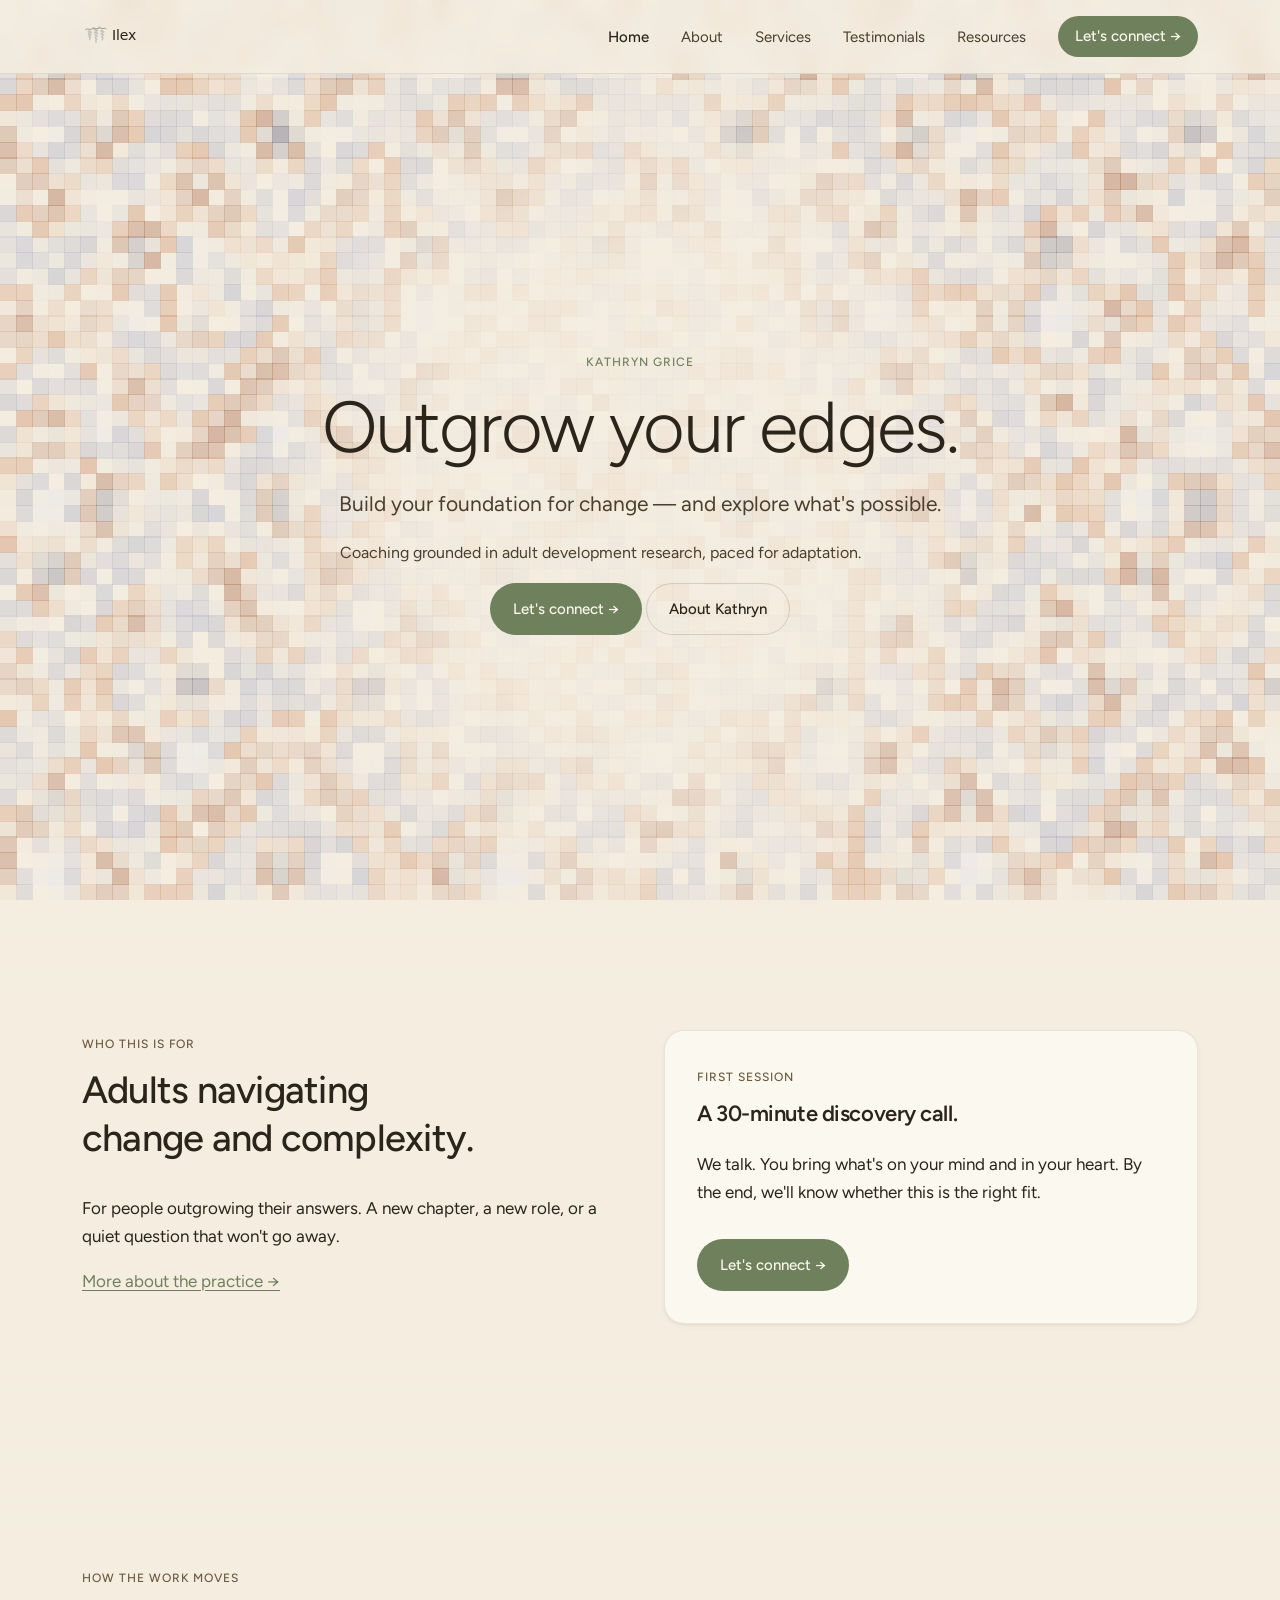
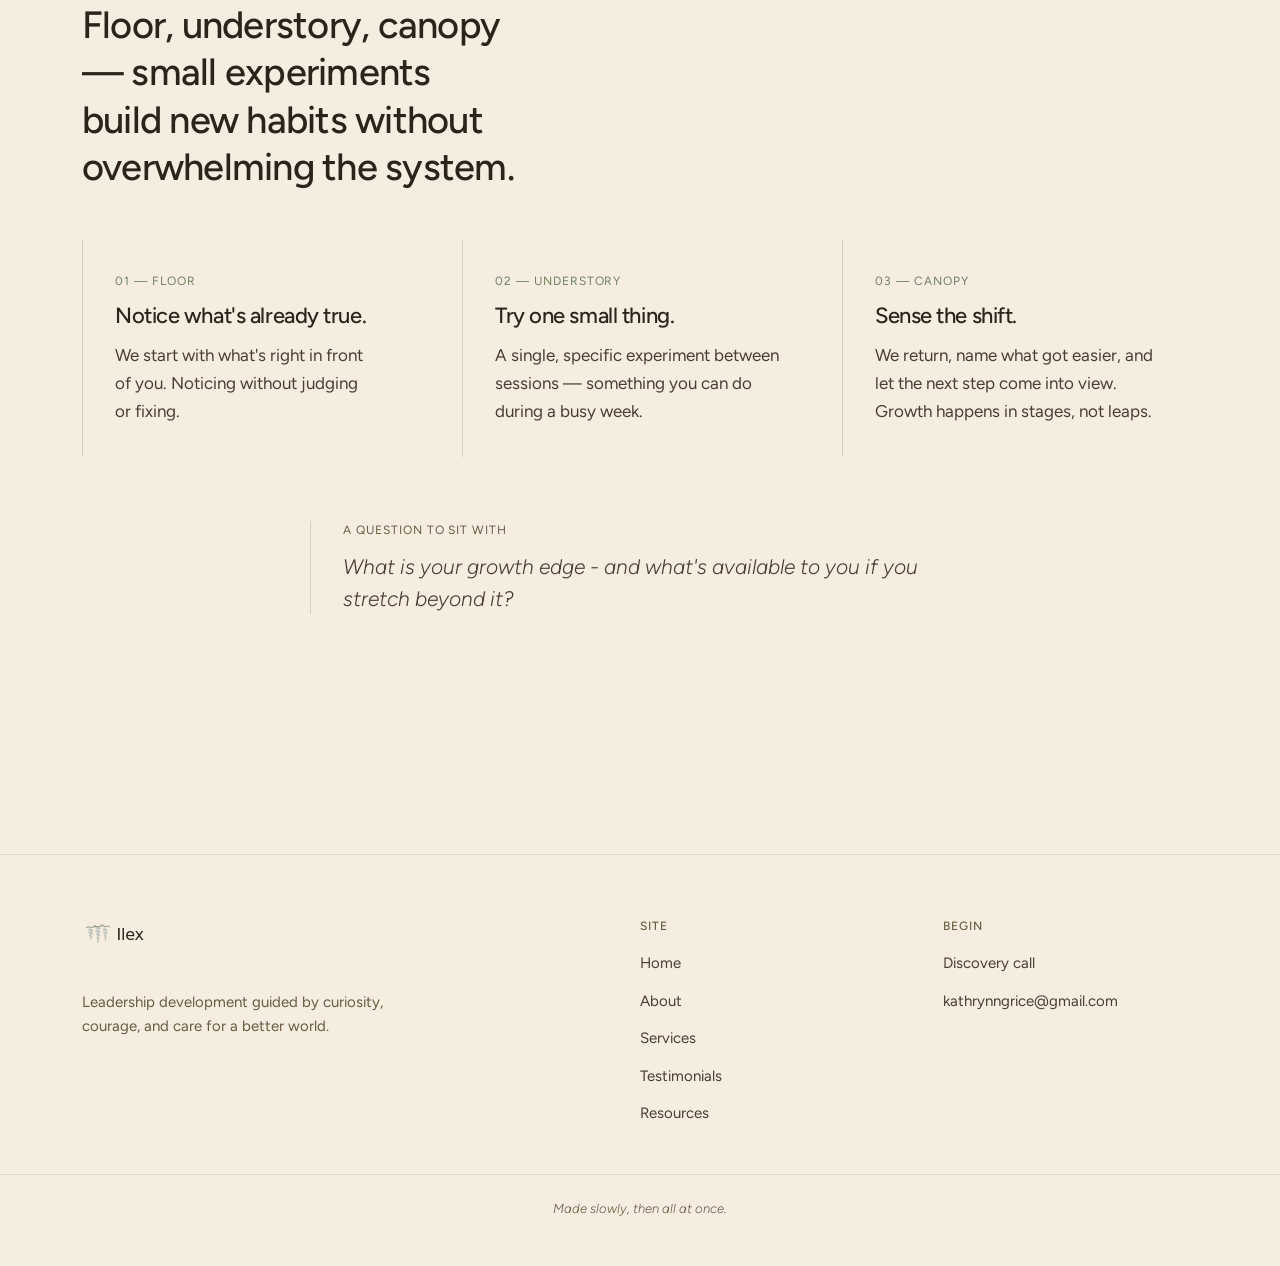
<file: index.html>
<!doctype html>
<html lang="en">
<head>
<meta charset="utf-8">
<title>Kathryn Grice</title>
<meta name="viewport" content="width=device-width, initial-scale=1">
<link rel="stylesheet" href="../colors_and_type.css">
<link rel="stylesheet" href="site.css">
<link rel="icon" type="image/x-icon" href="../assets/logo/ilex-garden-mark.svg">
  
<style>
  /* ── Shimmer canvas ── */
  #ig-mesh { position: fixed; inset: 0; z-index: 1; pointer-events: none; }
  main, .site-footer { position: relative; z-index: 2; }
  @media (prefers-reduced-motion: reduce) { #ig-mesh { display: none; } }

  /* ── Hero ── */
  .home-hero {
    display: grid;
    grid-template-columns: 1fr;
    text-align: center;
    max-width: 760px;
    margin: 0 auto;
    padding: var(--space-8) 0;
    position: relative;
    align-content: center;
    min-height: calc(100svh - 64px);
  }
  .home-hero h1.display { margin: 0; }
  .home-hero .cta-row   { justify-content: center; }
  .home-hero p.lead     { margin-left: auto; margin-right: auto; }

  /* Radial tint: explicit div avoids ::before + grid container conflicts */
  .hero-bg {
    position: absolute;
    top: 0; bottom: 0;
    left: calc(50% - 40vw);
    width: 80vw;
    background: radial-gradient(
      ellipse 40% 55% at center,
      rgba(244, 237, 224, 0.8) 50%,
      transparent 100%
    );
    pointer-events: none;
    z-index: 0;
  }
  /* Content sits above the tint */
  .home-hero .copy {
    position: relative;
    z-index: 1;
  }

  /* ── Section fades ── */
  .section-fade {
    position: relative;
    padding-top: 120px;
    padding-bottom: 120px;
  }
  /* Sections inside a fade wrapper lose their own padding (avoids double-spacing) */
  div.section-fade > section {
    padding-top: 0;
    padding-bottom: 0;
  }
  div.section-fade > section + section {
    margin-top: var(--space-8);
  }
  .section-fade::before {
    content: '';
    position: absolute;
    top: 0; bottom: 0;
    left: calc(50% - 50vw);
    width: 100vw;
    background: var(--surface-page);
    z-index: -1;
    mask-image: linear-gradient(
      to bottom, transparent, black 80px,
      black calc(100% - 80px), transparent
    );
    -webkit-mask-image: linear-gradient(
      to bottom, transparent, black 80px,
      black calc(100% - 80px), transparent
    );
  }

  /* ── Stages ── */
  .stages { display: grid; grid-template-columns: repeat(3, 1fr); gap: var(--space-5); margin-top: var(--space-7); }
  .stage { padding: var(--space-6); border-left: 1px solid var(--line-medium); }
  .stage .step { font-size: var(--t-overline); text-transform: uppercase; letter-spacing: var(--track-wide); color: var(--accent-primary); margin-bottom: var(--space-3); }
  .stage h3 { margin: 0 0 var(--space-3); font-weight: var(--w-medium); }
  .stage p  { margin: 0; color: var(--fg-2); }
  @media (max-width: 800px) { .stages { grid-template-columns: 1fr; } }
</style>
</head>
<body>
<canvas id="ig-mesh" aria-hidden="true"></canvas>
<div data-nav></div>

<main>
  <div class="container">

    <section class="home-hero">
      <div class="hero-bg"></div>
      <div class="copy">
        <span class="eyebrow">Kathryn Grice</span>
        <h1 class="display" style="margin-top: var(--space-4);">Outgrow your edges.</h1>
        <p class="lead">Build your foundation for change — and explore what's possible. </p>
        <p class="sublead" style="text-align: center;">Coaching grounded in adult development research, paced for adaptation. </p>
        <div class="cta-row">
          <a href="services.html#book" class="btn btn-primary">Let's connect →</a>
          <a href="about.html" class="btn btn-secondary">About Kathryn</a>
        </div>
      </div>
    </section>

    <div class="section-fade">
      <section>
        <div class="grid-2">
          <div>
            <span class="overline">Who this is for</span>
            <h2 style="margin-top: var(--space-3);">Adults navigating change and complexity.</h2>
            <p>For people outgrowing their answers. A new chapter, a new role, or a quiet question that won't go away. </p>
            <p><a href="about.html">More about the practice →</a></p>
          </div>
          <div>
            <div class="card">
              <span class="overline">First session</span>
              <h3 style="margin-top: var(--space-3);">A 30-minute discovery call.</h3>
              <p>We talk. You bring what's on your mind and in your heart. By the end, we'll know whether this is the right fit.</p>
              <a href="services.html#book" class="btn btn-primary" style="margin-top: var(--space-4);">Let's connect →</a>
            </div>
          </div>
        </div>
      </section>
    </div>

     <div class="section-fade">
      <section>
        <span class="overline">How the work moves</span>
        <h2 style="margin-top: var(--space-3); max-width: 22ch;">Floor, understory, canopy — small experiments build new habits without overwhelming the system.</h2>
        <div class="stages">
          <div class="stage">
            <div class="step">01 — Floor</div>
            <h3>Notice what's already true.</h3>
            <p>We start with what's right in front of you. Noticing without judging or fixing.</p>
          </div>
          <div class="stage">
            <div class="step">02 — Understory</div>
            <h3>Try one small thing.</h3>
            <p>A single, specific experiment between sessions — something you can do during a busy week.</p>
          </div>
          <div class="stage">
            <div class="step">03 — Canopy</div>
            <h3>Sense the shift.</h3>
            <p>We return, name what got easier, and let the next step come into view. Growth happens in stages, not leaps.</p>
          </div>
        </div>
      </section>
       
      <section class="reflect">
        <div class="label">A question to sit with</div>
        <p>What is your growth edge - and what's available to you if you stretch beyond it?</p>
      </section>

    </div>

  </div>
</main>

<div data-footer></div>

<script src="image-slot.js"></script>
<script src="site.js"></script>
<script>
(function () {
  const canvas = document.getElementById('ig-mesh');
  if (!canvas || typeof canvas.getContext !== 'function') return;
  const ctx = canvas.getContext('2d');
  if (!ctx) return;

  const SPEED = 3 / 400, CELL = 16;
  let W, H, COLS, ROWS, CW, CH;

  function resize() {
    W = canvas.width  = window.innerWidth;
    H = canvas.height = window.innerHeight;
    COLS = Math.ceil(W / CELL) + 1;
    ROWS = Math.ceil(H / CELL) + 1;
    CW   = W / (COLS - 1);
    CH   = H / (ROWS - 1);
  }
  resize();
  window.addEventListener('resize', resize);

  /* Alpha is graduated by position within each band, scaled by intensity=29 */
  const INT = 29;
  function color(norm) {
    if (norm > 0.75) return `rgba(224,227,242,${(((norm-0.75)/0.25)*INT*0.018).toFixed(3)})`;
    if (norm > 0.62) return `rgba(158,165,200,${(((norm-0.62)/0.13)*INT*0.011).toFixed(3)})`;
    if (norm > 0.50) return `rgba(148,155,188,${(((norm-0.50)/0.12)*INT*0.010).toFixed(3)})`;
    if (norm > 0.40) return `rgba(200,128,88,${(((norm-0.40)/0.10)*INT*0.012).toFixed(3)})`;
    if (norm > 0.26) return `rgba(162,92,60,${(((0.40-norm)/0.14)*INT*0.013).toFixed(3)})`;
    return                  `rgba(72,74,108,${(((0.26-norm)/0.26)*INT*0.015).toFixed(3)})`;
  }

  let start = null;
  function draw(ts) {
    if (!start) start = ts;
    const t = (ts - start) / 1000 * SPEED;
    ctx.clearRect(0, 0, W, H);
    for (let row = 0; row < ROWS; row++) {
      for (let col = 0; col < COLS; col++) {
        const n1   = Math.sin(col * 0.65 + t * 2.1) * Math.cos(row * 0.80 + t * 1.4);
        const n2   = Math.cos(col * 1.10 + t * 0.9) * Math.sin(row * 0.55 + t * 2.5);
        const n3   = Math.sin((col + row) * 0.45 + t * 1.7) * 0.6;
        const norm = ((n1 * 0.45 + n2 * 0.35 + n3 * 0.20) + 1) / 2;
        ctx.fillStyle = color(norm);
        ctx.fillRect(Math.floor(col * CW), Math.floor(row * CH), Math.ceil(CW) + 1, Math.ceil(CH) + 1);
      }
    }
    requestAnimationFrame(draw);
  }
  requestAnimationFrame(draw);
})();
</script>
</body>
</html>
</file>
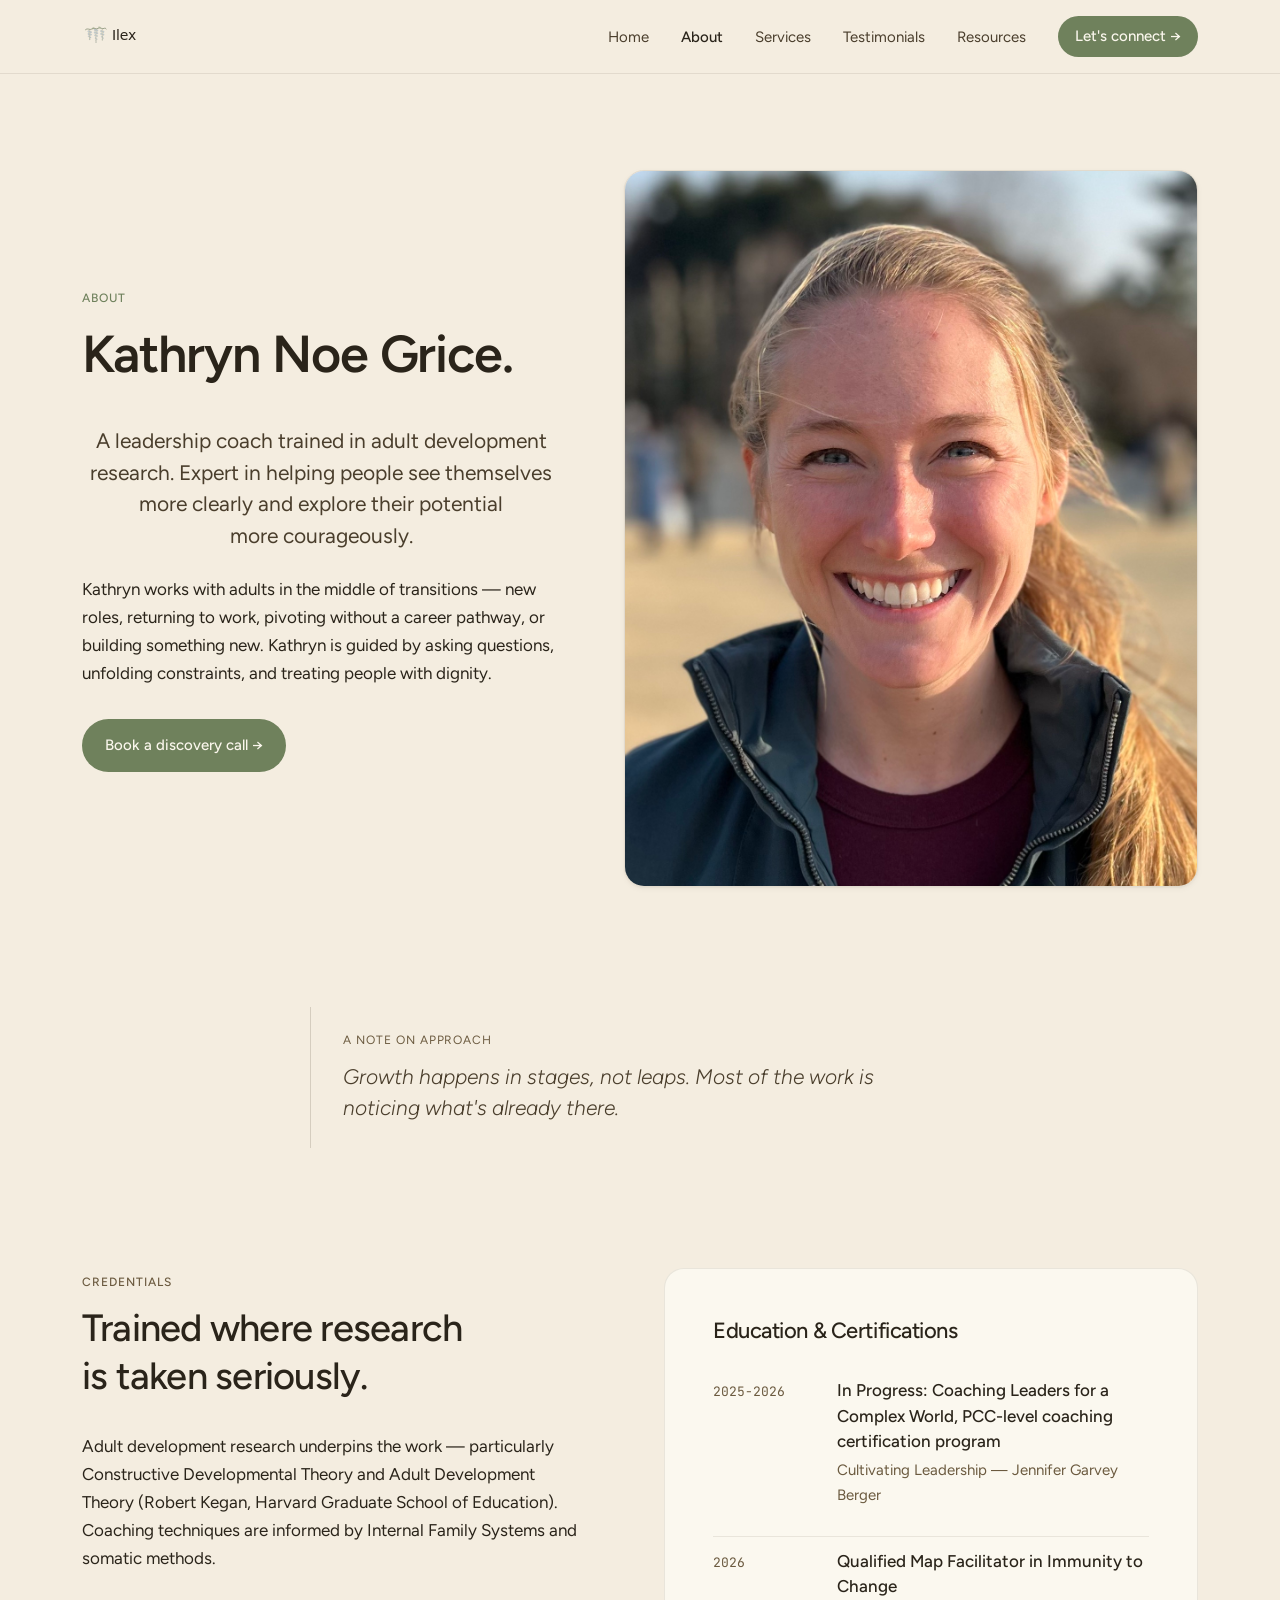
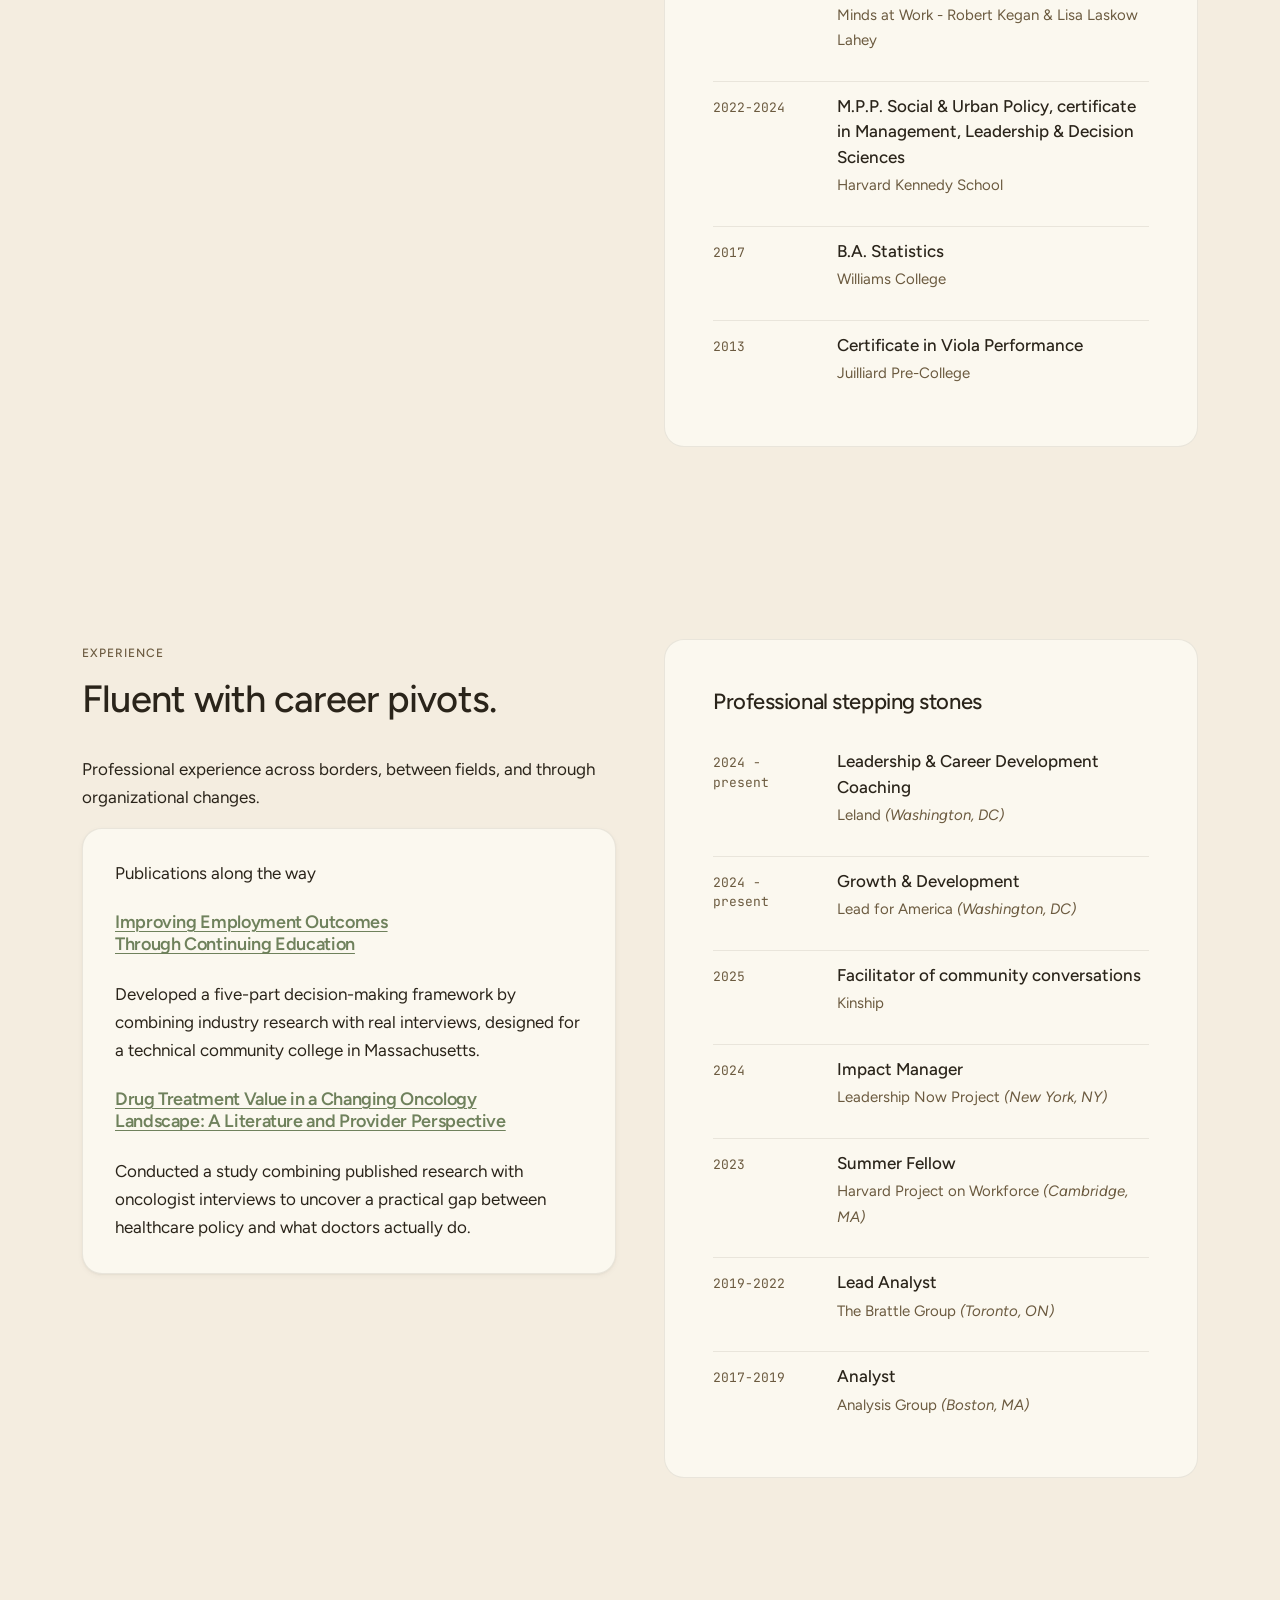
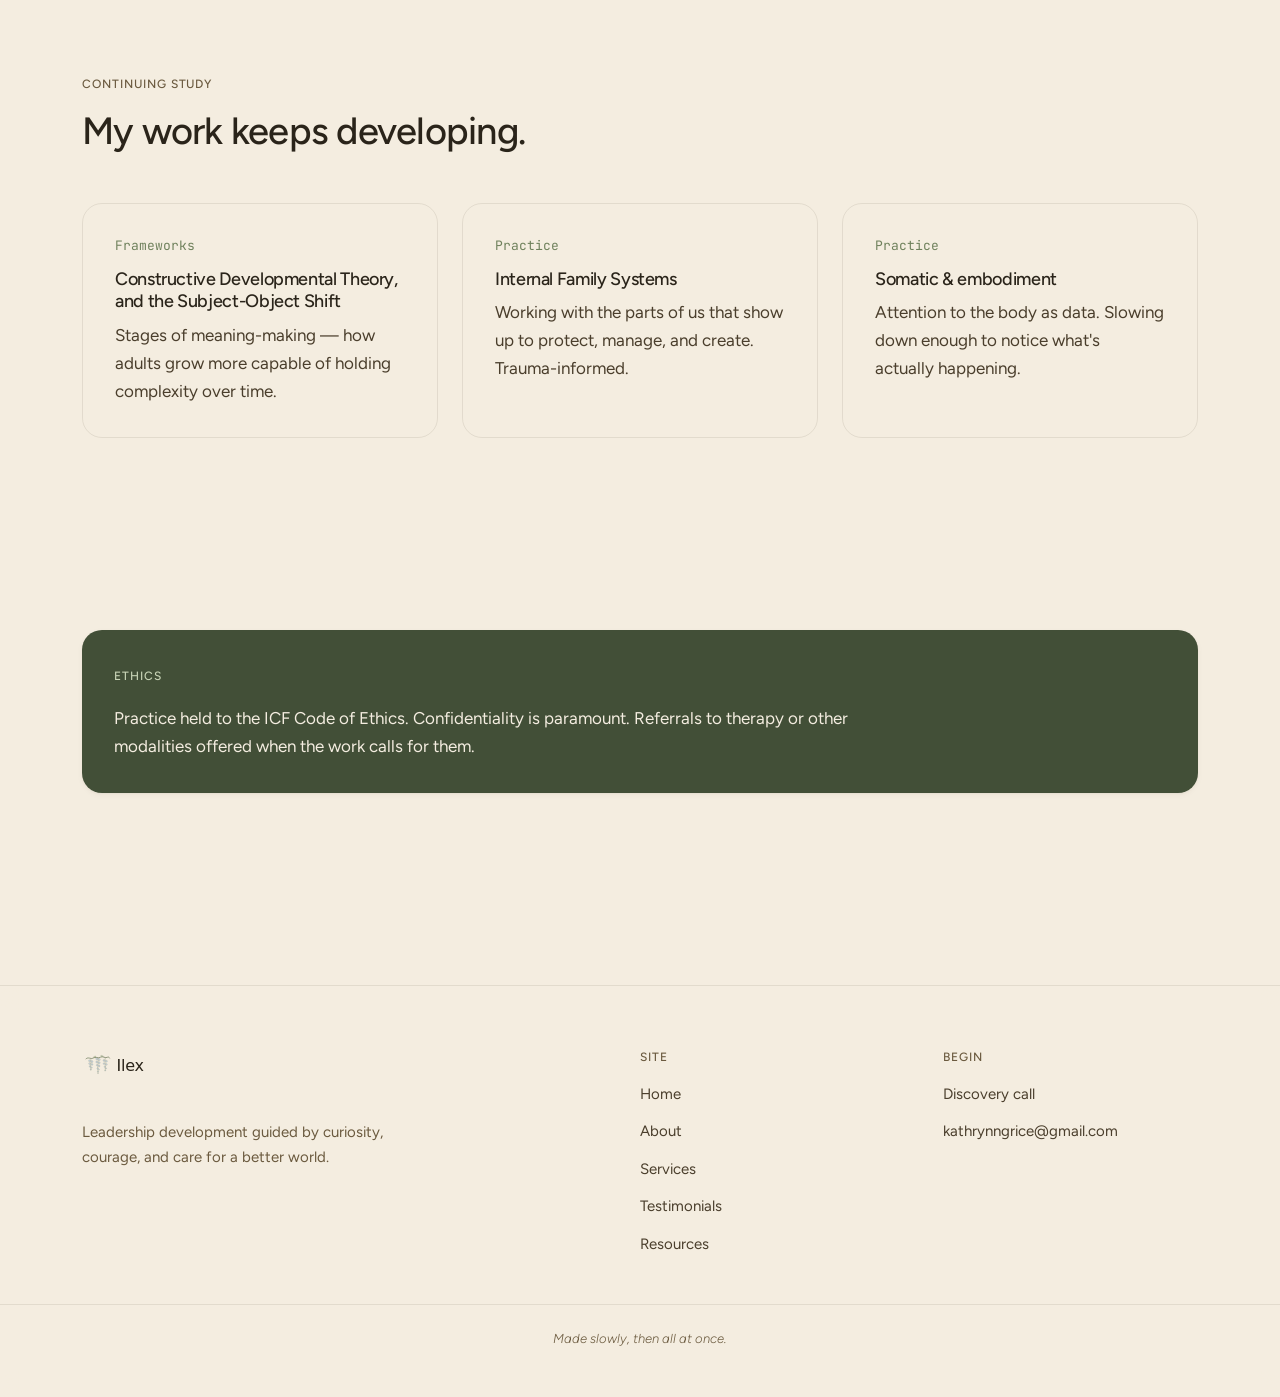
<file: about.html>
<!doctype html>
<html lang="en">
<head>
<meta charset="utf-8">
<title>About</title>
<meta name="viewport" content="width=device-width, initial-scale=1">
<link rel="stylesheet" href="../colors_and_type.css">
<link rel="stylesheet" href="site.css">
<link rel="icon" type="image/x-icon" href="../assets/logo/ilex-garden-mark.svg">
<style>
  .about-hero { display: grid; grid-template-columns: 1fr 1.2fr; gap: var(--space-8); align-items: center; padding: var(--space-9) 0; }
  .about-hero .portrait { aspect-ratio: 4/5; border-radius: var(--r-lg); overflow: hidden; border: 1px solid var(--line-soft); box-shadow: var(--shadow-leaf); }
  @media (max-width: 800px) { .about-hero { grid-template-columns: 1fr; } }

  .credentials { background: var(--surface-card); border: 1px solid var(--line-soft); border-radius: var(--r-lg); padding: var(--space-7); }
  .credentials h3 { margin-top: 0; font-weight: var(--w-medium); }
  .cred-list { list-style: none; padding: 0; margin: 0; display: flex; flex-direction: column; gap: var(--space-4); }
  .cred-list li { display: grid; grid-template-columns: 100px 1fr; gap: var(--space-5); padding: var(--space-3) 0; border-top: 1px solid var(--line-soft); }
  .cred-list li:first-child { border-top: 0; }
  .cred-list .year { font-family: var(--font-mono); font-size: var(--t-caption); color: var(--fg-3); padding-top: 4px; }
  .cred-list .what strong { display: block; font-weight: var(--w-medium); margin-bottom: 2px; }
  .cred-list .what span { color: var(--fg-3); font-size: var(--t-small); }

  .training { display: grid; grid-template-columns: 1fr 1fr 1fr; gap: var(--space-5); margin-top: var(--space-7); }
  .training .card { background: transparent; box-shadow: none; }
  .training .card h4 { margin: 0 0 var(--space-2); font-weight: var(--w-medium); }
  .training .card p { color: var(--fg-2); margin: 0; }
  .training .card .tag { font-family: var(--font-mono); font-size: var(--t-caption); color: var(--accent-primary); margin-bottom: var(--space-3); }
  @media (max-width: 800px) { .training { grid-template-columns: 1fr; } }
</style>
</head>
<body>
<div data-nav></div>

<main>
  <div class="container">
    <section class="about-hero">
      <div>
        <span class="eyebrow">About</span>
        <h1 style="margin-top: var(--space-4);">Kathryn Noe Grice.</h1>
        <p class="lead" style="margin-top: var(--space-5);">A leadership coach trained in adult development research. Expert in helping people see themselves more clearly and explore their potential more courageously.</p>
        <p style="margin-top: var(--space-5);">Kathryn works with adults in the middle of transitions — new roles, returning to work, pivoting without a career pathway, or building something new. Kathryn is guided by asking questions, unfolding constraints, and treating people with dignity.</p>
        <div class="cta-row" style="margin-top: var(--space-6);">
          <a href="services.html#book" class="btn btn-primary">Book a discovery call →</a>
        </div>
      </div>
      <div class="portrait">
        <img src="../assets/kathryn-cropped.jpeg" alt="Kathryn's headshot" shape="rounded" radius="20" style="width:100%; height:100%; object-fit:cover;">
      </div>
    </section>

    <section class="reflect">
      <div class="label">A note on approach</div>
      <p>Growth happens in stages, not leaps. Most of the work is noticing what's already there.</p>
    </section>

    <section>
      <div class="grid-2" style="align-items: start;">
        <div>
          <span class="overline">Credentials</span>
          <h2 style="margin-top: var(--space-3); max-width: 18ch;">Trained where research is taken seriously.</h2>
          <p>Adult development research underpins the work — particularly Constructive Developmental Theory and Adult Development Theory (Robert Kegan, Harvard Graduate School of Education). Coaching techniques are informed by Internal Family Systems and somatic methods.</p>
        </div>
        <div class="credentials">
          <h3>Education & Certifications</h3>
          <ul class="cred-list">
            <li>
              <div class="year">2025-2026</div>
              <div class="what"><strong>In Progress: Coaching Leaders for a Complex World, PCC-level coaching certification program </strong> <span>Cultivating Leadership — Jennifer Garvey Berger</span></div>
            </li>
            <li>
              <div class="year">2026</div>
              <div class="what"><strong>Qualified Map Facilitator in Immunity to Change</strong><span>Minds at Work - Robert Kegan & Lisa Laskow Lahey</span></div>
            </li>
            <li>
              <div class="year">2022-2024</div>
              <div class="what"><strong>M.P.P. Social & Urban Policy, certificate in Management, Leadership & Decision Sciences</strong><span>Harvard Kennedy School</span></div>
            </li>
            <li>
              <div class="year">2017</div>
              <div class="what"><strong>B.A. Statistics</strong><span>Williams College</span></div>
            </li>
            <li>
              <div class="year">2013</div>
              <div class="what"><strong>Certificate in Viola Performance</strong><span>Juilliard Pre-College</span></div>
            </li>
          </ul>
        </div>
      </div>
    </section>

    <section>
      <div class="grid-2" style="align-items: start;">
        <div>
          <span class="overline">Experience</span>
          <h2 style="margin-top: var(--space-3); max-width: 18ch;">Fluent with career pivots.</h2>
          <p>Professional experience across borders, between fields, and through organizational changes.</p>

          <div class="card">
            <div class="tag">Publications along the way</div>
              <h4><a href="https://pw.hks.harvard.edu/post/improving-employment-outcomes-through-continuing-education">Improving Employment Outcomes Through Continuing Education</a></h4>
              <p>Developed a five-part decision-making framework by combining industry research with real interviews, designed for a technical community college in Massachusetts.</p>

              <h4><a href="https://www.jmcp.org/doi/10.18553/jmcp.2019.25.2.246">Drug Treatment Value in a Changing Oncology Landscape: A Literature and Provider Perspective</a></h4>
              <p>Conducted a study combining published research with oncologist interviews to uncover a practical gap between healthcare policy and what doctors actually do.</p>
             </div>
        </div>
        <div class="credentials">
          <h3>Professional stepping stones</h3>
          <ul class="cred-list">
            <li>
              <div class="year">2024 - present</div>
              <div class="what"><strong>Leadership & Career Development Coaching</strong><span>Leland   <i>(Washington, DC)</i></span></div>
            </li>
            <li>
              <div class="year">2024 - present</div>
              <div class="what"><strong>Growth & Development</strong><span>Lead for America   <i>(Washington, DC)</i></span></div>
            </li>
            <li>
              <div class="year">2025</div>
              <div class="what"><strong>Facilitator of community conversations</strong> <span>Kinship</span></div>
            </li>
            <li>
              <div class="year">2024</div>
              <div class="what"><strong>Impact Manager</strong><span>Leadership Now Project   <i>(New York, NY)</i></span></div>
            </li>
            <li>
              <div class="year">2023</div>
              <div class="what"><strong>Summer Fellow</strong><span>Harvard Project on Workforce   <i>(Cambridge, MA)</i></span></div>
            </li>
            <li>
              <div class="year">2019-2022</div>
              <div class="what"><strong>Lead Analyst</strong><span>The Brattle Group   <i>(Toronto, ON)</i></span></div>
            </li>
            <li>
              <div class="year">2017-2019</div>
              <div class="what"><strong>Analyst</strong><span>Analysis Group   <i>(Boston, MA)</i></span></div>
            </li>
          </ul>
        </div>
      </div>
    </section>

    <section>
      <span class="overline">Continuing study</span>
      <h2 style="margin-top: var(--space-3);">My work keeps developing.</h2>
      <div class="training">
        <div class="card">
          <div class="tag">Frameworks</div>
          <h4>Constructive Developmental Theory, and the Subject-Object Shift</h4>
          <p>Stages of meaning-making — how adults grow more capable of holding complexity over time.</p>
        </div>
        <div class="card">
          <div class="tag">Practice</div>
          <h4>Internal Family Systems</h4>
          <p>Working with the parts of us that show up to protect, manage, and create. Trauma-informed.</p>
        </div>
        <div class="card">
          <div class="tag">Practice</div>
          <h4>Somatic & embodiment</h4>
          <p>Attention to the body as data. Slowing down enough to notice what's actually happening.</p>
        </div>
      </div>
    </section>

    <section>
      <div class="card card-canopy">
        <span class="overline" style="color: var(--sage-200);">Ethics</span>
        <p>Practice held to the ICF Code of Ethics. Confidentiality is paramount. Referrals to therapy or other modalities offered when the work calls for them.</p>
      </div>
    </section>
  </div>
</main>

<div data-footer></div>
<script src="image-slot.js"></script>
<script src="site.js"></script>
</body>
</html>
</file>
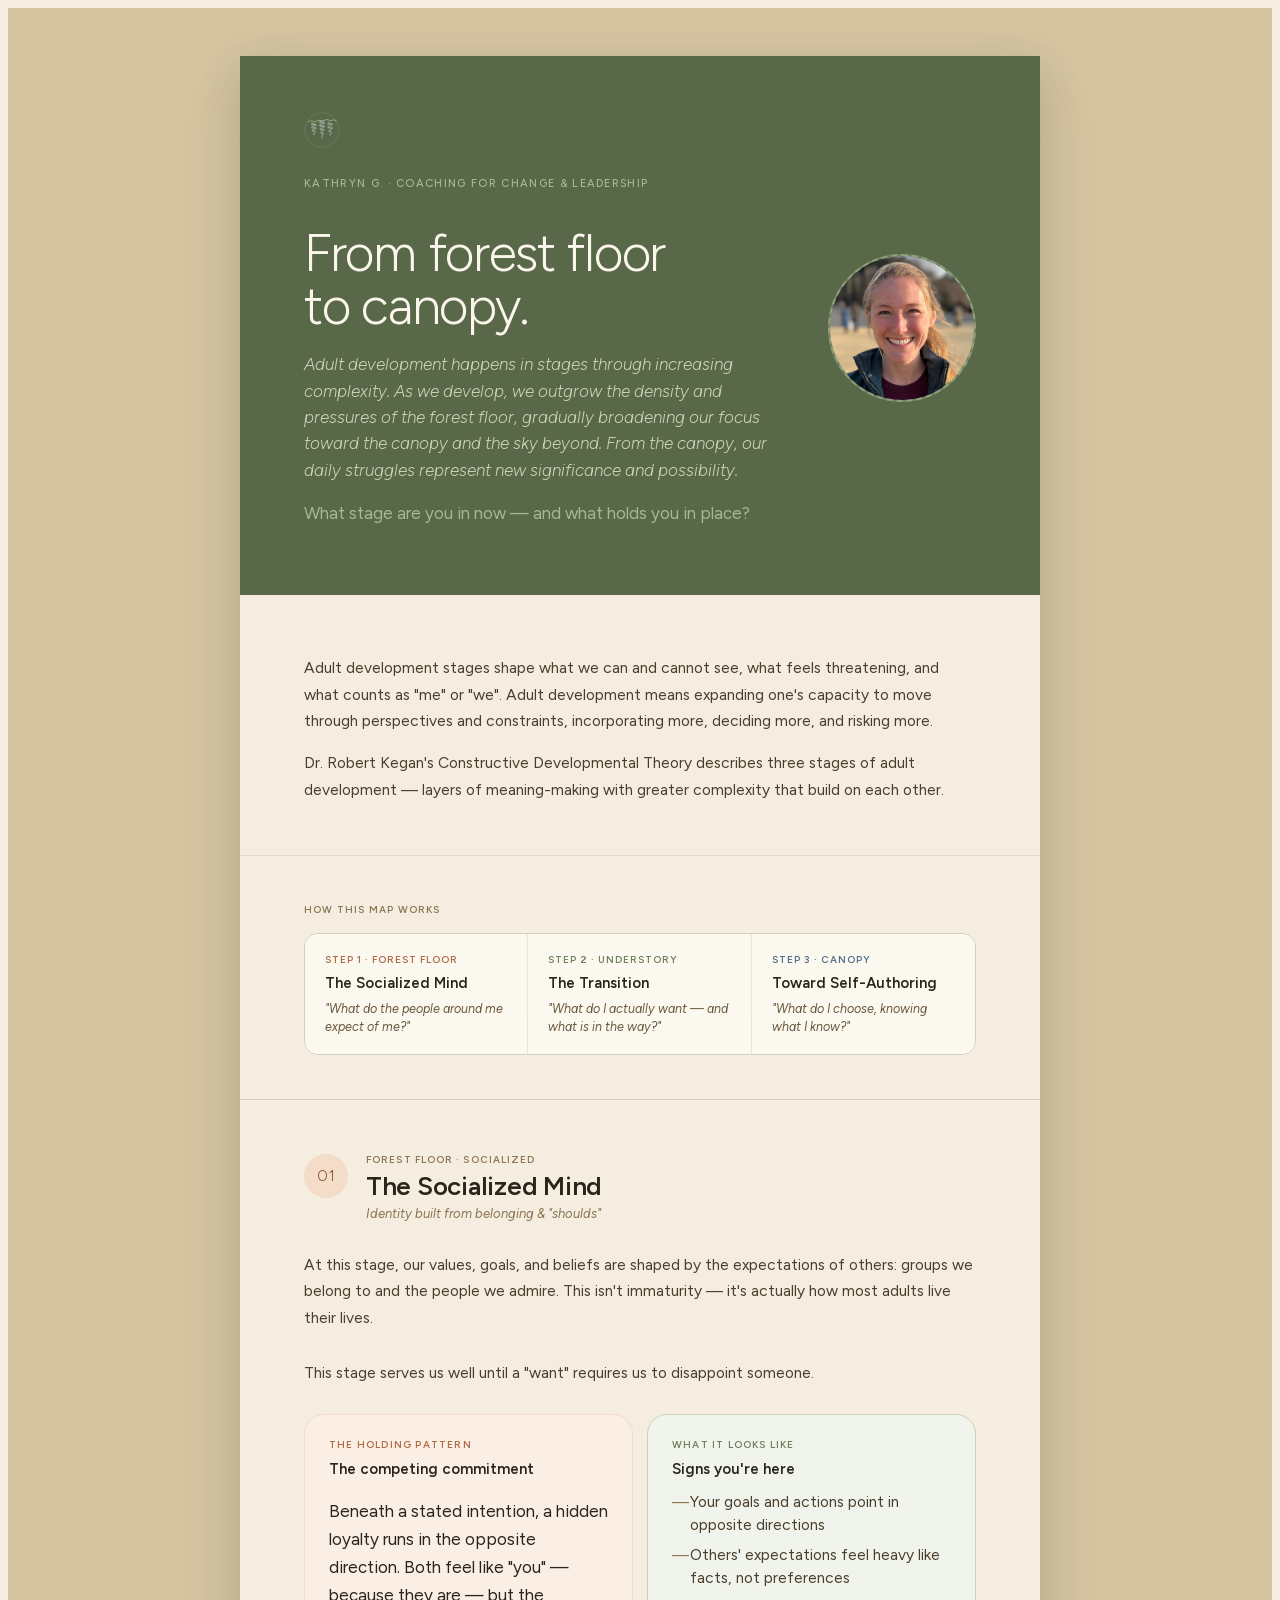
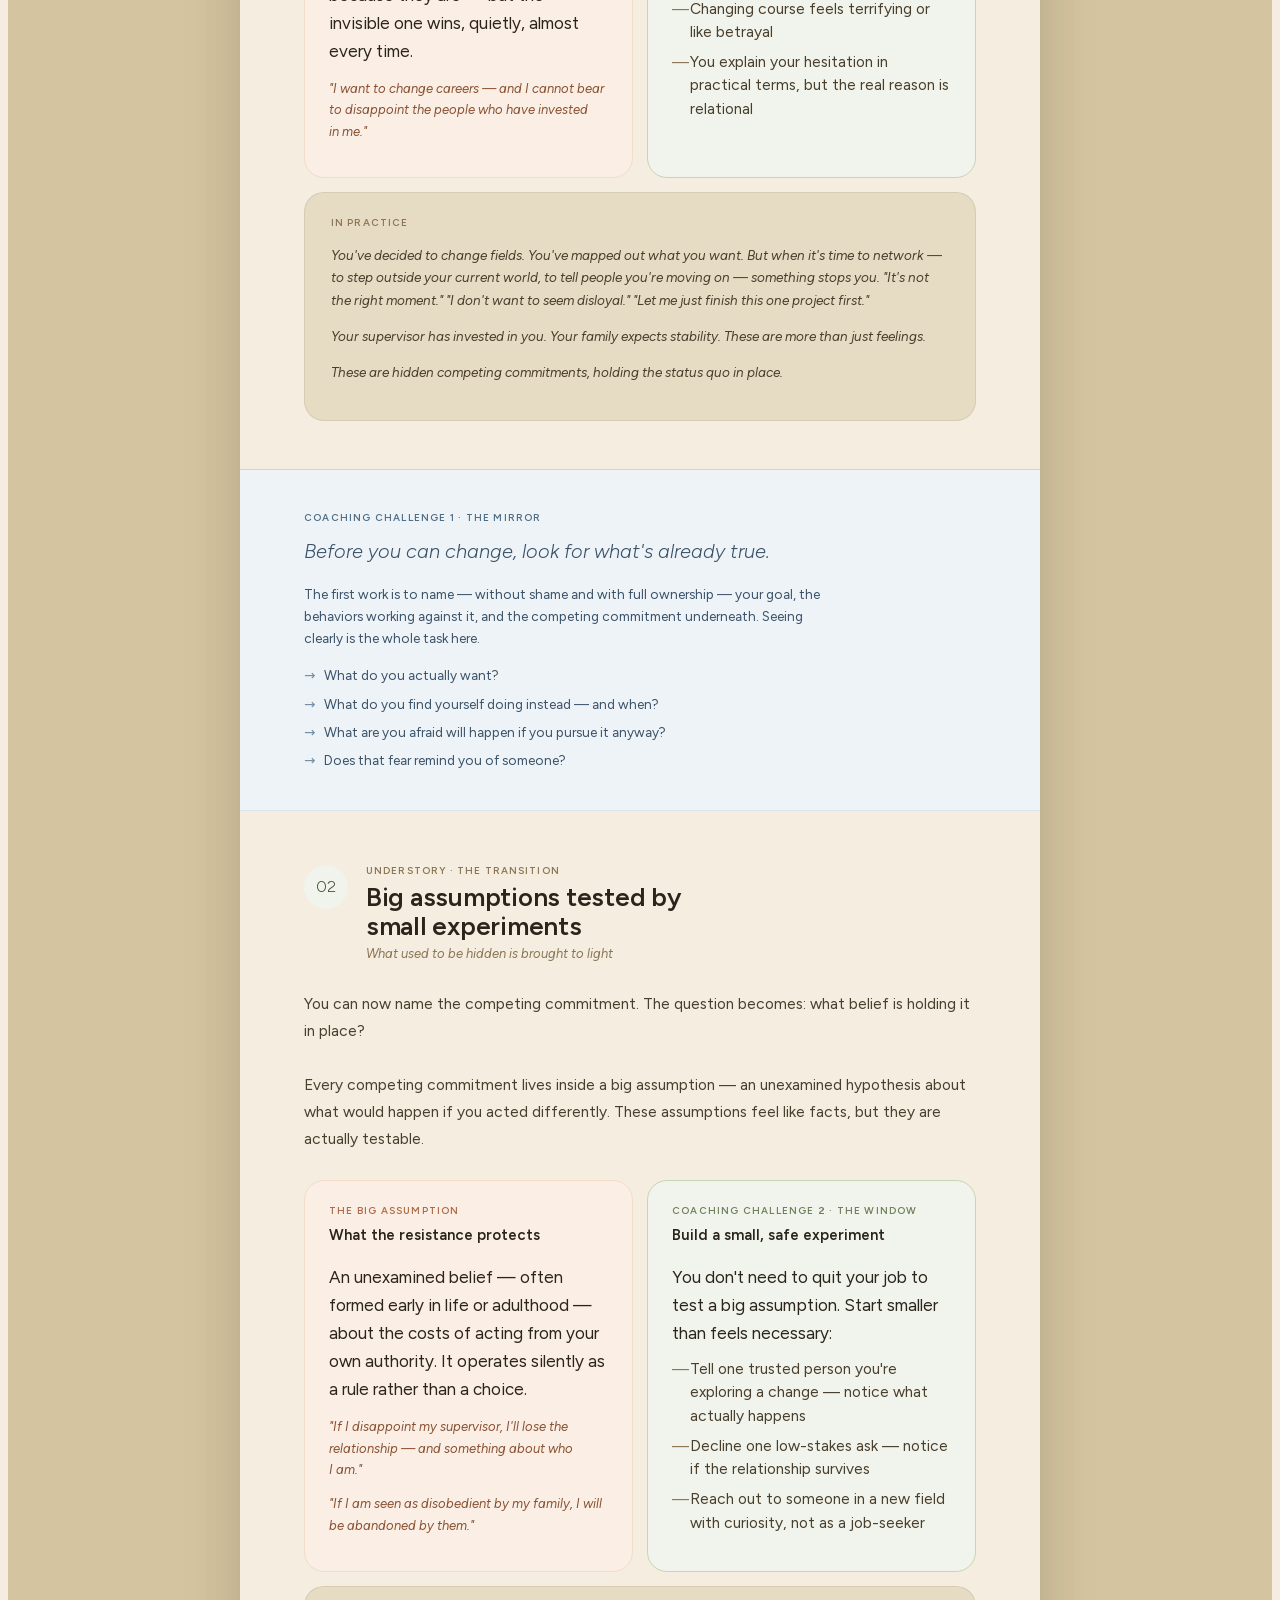
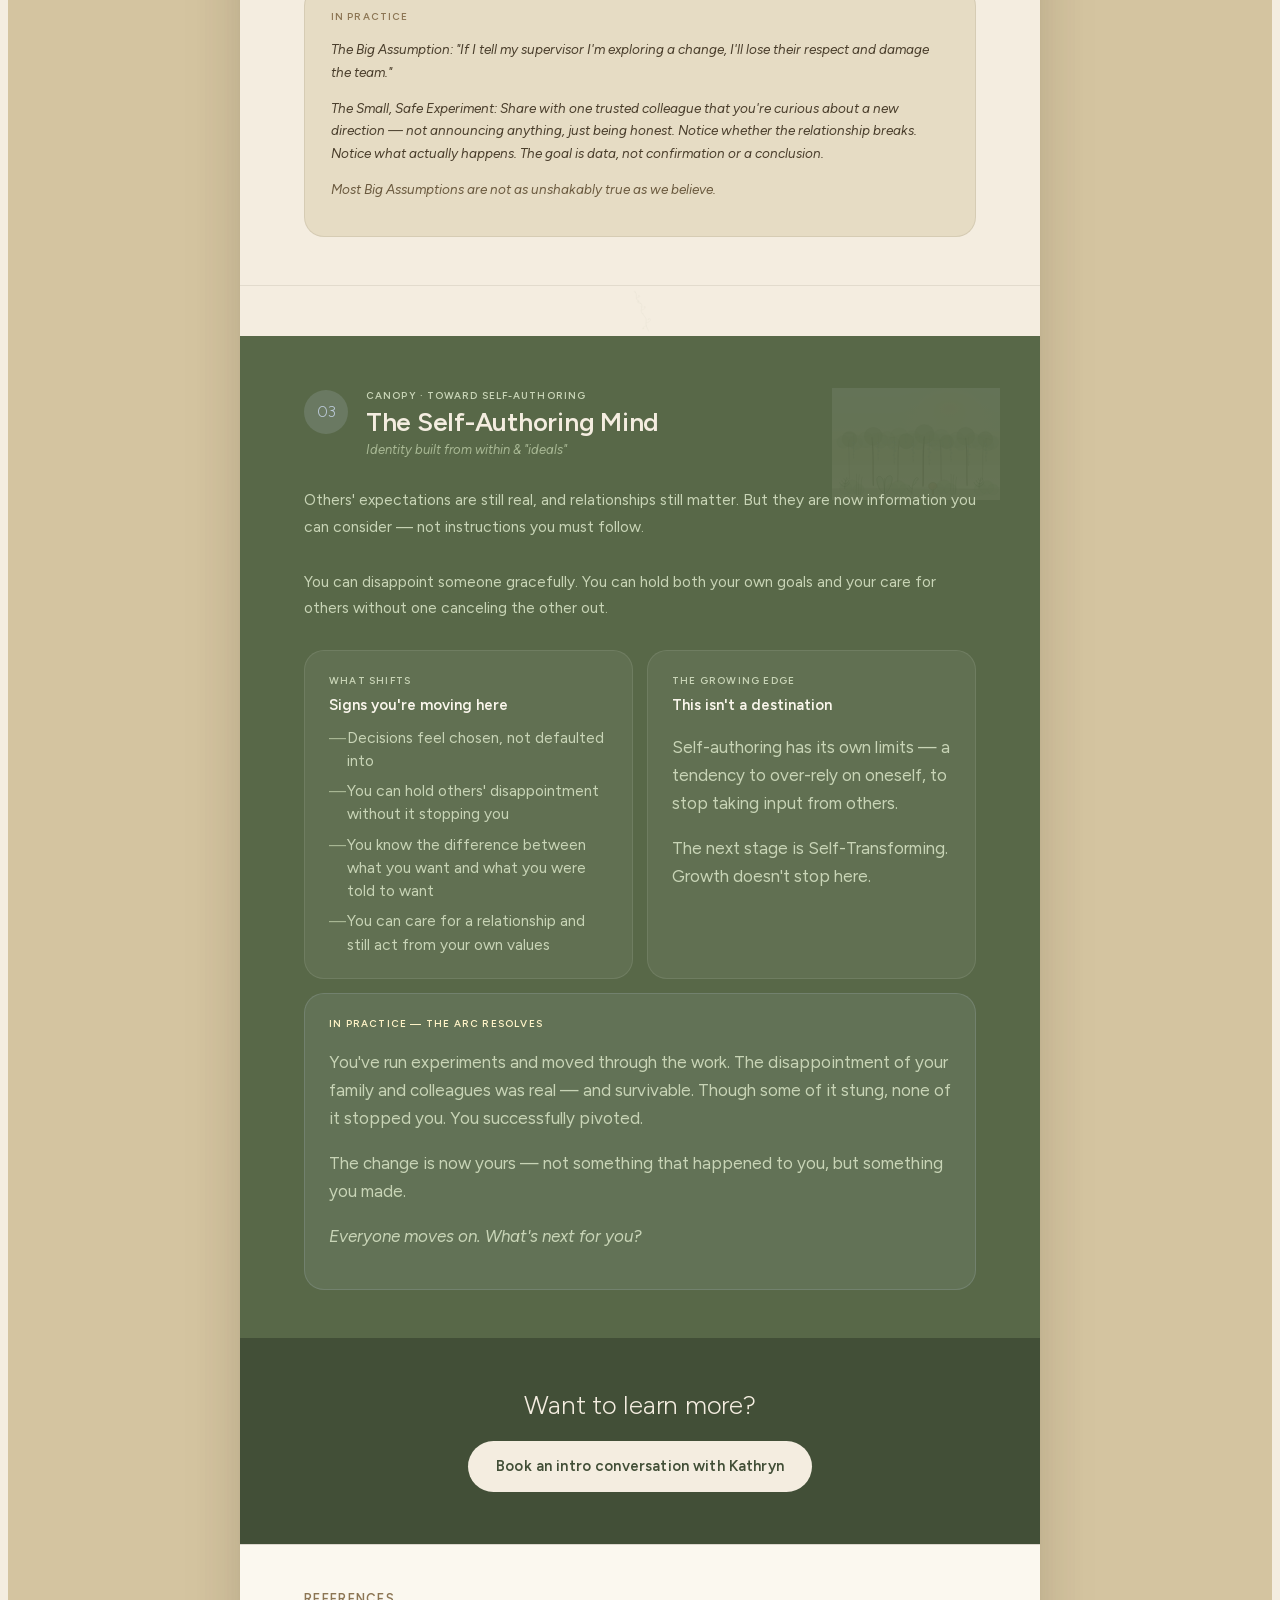
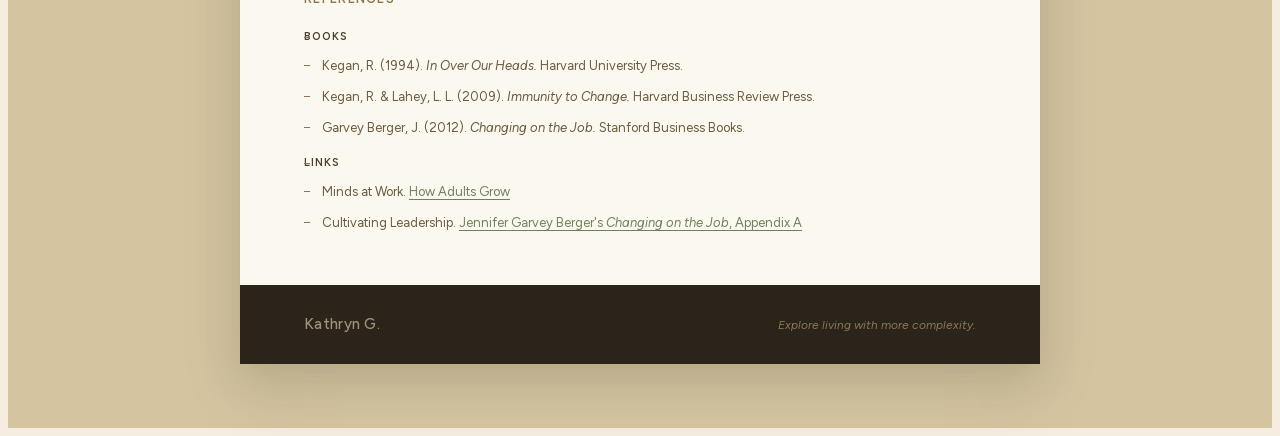
<file: Floor to Canopy.html>
<!DOCTYPE html>
<html lang="en"><head>
  <meta charset="UTF-8">
  <meta name="viewport" content="width=device-width, initial-scale=1.0">
  <title>From Forest Floor to Canopy — Kathryn Grice</title>
  <meta name="description" content="A guide to adult development stages and what holds us in place, using the forest canopy as a metaphor. Based on Robert Kegan's Constructive Developmental Theory.">
  <meta property="og:title" content="From Forest Floor to Canopy">
  <meta property="og:description" content="What stage are you in — and what holds you in place? A coaching resource by Kathryn Grice on adult development and the work of change.">
  <meta property="og:type" content="website">
  <meta name="twitter:card" content="summary_large_image">
  <meta name="twitter:title" content="From Forest Floor to Canopy">
  <meta name="twitter:description" content="What stage are you in — and what holds you in place? A coaching resource by Kathryn Grice">
  <style>/* =========================================================================
   Ilex Garden — Design System Foundation
   colors_and_type.css

   Import once at the top of any prototype:
     <link rel="stylesheet" href="colors_and_type.css">
   ========================================================================= */

/* latin-ext */
@font-face {
  font-family: 'Figtree';
  font-style: italic;
  font-weight: 300 900;
  font-display: swap;
  src: url("[data-uri]") format('woff2');
  unicode-range: U+0100-02BA, U+02BD-02C5, U+02C7-02CC, U+02CE-02D7, U+02DD-02FF, U+0304, U+0308, U+0329, U+1D00-1DBF, U+1E00-1E9F, U+1EF2-1EFF, U+2020, U+20A0-20AB, U+20AD-20C0, U+2113, U+2C60-2C7F, U+A720-A7FF;
}
/* latin */
@font-face {
  font-family: 'Figtree';
  font-style: italic;
  font-weight: 300 900;
  font-display: swap;
  src: url("[data-uri]") format('woff2');
  unicode-range: U+0000-00FF, U+0131, U+0152-0153, U+02BB-02BC, U+02C6, U+02DA, U+02DC, U+0304, U+0308, U+0329, U+2000-206F, U+20AC, U+2122, U+2191, U+2193, U+2212, U+2215, U+FEFF, U+FFFD;
}
/* latin-ext */
@font-face {
  font-family: 'Figtree';
  font-style: normal;
  font-weight: 300 900;
  font-display: swap;
  src: url("[data-uri]") format('woff2');
  unicode-range: U+0100-02BA, U+02BD-02C5, U+02C7-02CC, U+02CE-02D7, U+02DD-02FF, U+0304, U+0308, U+0329, U+1D00-1DBF, U+1E00-1E9F, U+1EF2-1EFF, U+2020, U+20A0-20AB, U+20AD-20C0, U+2113, U+2C60-2C7F, U+A720-A7FF;
}
/* latin */
@font-face {
  font-family: 'Figtree';
  font-style: normal;
  font-weight: 300 900;
  font-display: swap;
  src: url("[data-uri]") format('woff2');
  unicode-range: U+0000-00FF, U+0131, U+0152-0153, U+02BB-02BC, U+02C6, U+02DA, U+02DC, U+0304, U+0308, U+0329, U+2000-206F, U+20AC, U+2122, U+2191, U+2193, U+2212, U+2215, U+FEFF, U+FFFD;
}
/* cyrillic-ext */
@font-face {
  font-family: 'JetBrains Mono';
  font-style: normal;
  font-weight: 400;
  font-display: swap;
  src: url("[data-uri]") format('woff2');
  unicode-range: U+0460-052F, U+1C80-1C8A, U+20B4, U+2DE0-2DFF, U+A640-A69F, U+FE2E-FE2F;
}
/* cyrillic */
@font-face {
  font-family: 'JetBrains Mono';
  font-style: normal;
  font-weight: 400;
  font-display: swap;
  src: url("[data-uri]") format('woff2');
  unicode-range: U+0301, U+0400-045F, U+0490-0491, U+04B0-04B1, U+2116;
}
/* greek */
@font-face {
  font-family: 'JetBrains Mono';
  font-style: normal;
  font-weight: 400;
  font-display: swap;
  src: url("[data-uri]") format('woff2');
  unicode-range: U+0370-0377, U+037A-037F, U+0384-038A, U+038C, U+038E-03A1, U+03A3-03FF;
}
/* vietnamese */
@font-face {
  font-family: 'JetBrains Mono';
  font-style: normal;
  font-weight: 400;
  font-display: swap;
  src: url("[data-uri]") format('woff2');
  unicode-range: U+0102-0103, U+0110-0111, U+0128-0129, U+0168-0169, U+01A0-01A1, U+01AF-01B0, U+0300-0301, U+0303-0304, U+0308-0309, U+0323, U+0329, U+1EA0-1EF9, U+20AB;
}
/* latin-ext */
@font-face {
  font-family: 'JetBrains Mono';
  font-style: normal;
  font-weight: 400;
  font-display: swap;
  src: url("[data-uri]") format('woff2');
  unicode-range: U+0100-02BA, U+02BD-02C5, U+02C7-02CC, U+02CE-02D7, U+02DD-02FF, U+0304, U+0308, U+0329, U+1D00-1DBF, U+1E00-1E9F, U+1EF2-1EFF, U+2020, U+20A0-20AB, U+20AD-20C0, U+2113, U+2C60-2C7F, U+A720-A7FF;
}
/* latin */
@font-face {
  font-family: 'JetBrains Mono';
  font-style: normal;
  font-weight: 400;
  font-display: swap;
  src: url("[data-uri]") format('woff2');
  unicode-range: U+0000-00FF, U+0131, U+0152-0153, U+02BB-02BC, U+02C6, U+02DA, U+02DC, U+0304, U+0308, U+0329, U+2000-206F, U+20AC, U+2122, U+2191, U+2193, U+2212, U+2215, U+FEFF, U+FFFD;
}
/* cyrillic-ext */
@font-face {
  font-family: 'JetBrains Mono';
  font-style: normal;
  font-weight: 500;
  font-display: swap;
  src: url("[data-uri]") format('woff2');
  unicode-range: U+0460-052F, U+1C80-1C8A, U+20B4, U+2DE0-2DFF, U+A640-A69F, U+FE2E-FE2F;
}
/* cyrillic */
@font-face {
  font-family: 'JetBrains Mono';
  font-style: normal;
  font-weight: 500;
  font-display: swap;
  src: url("[data-uri]") format('woff2');
  unicode-range: U+0301, U+0400-045F, U+0490-0491, U+04B0-04B1, U+2116;
}
/* greek */
@font-face {
  font-family: 'JetBrains Mono';
  font-style: normal;
  font-weight: 500;
  font-display: swap;
  src: url("[data-uri]") format('woff2');
  unicode-range: U+0370-0377, U+037A-037F, U+0384-038A, U+038C, U+038E-03A1, U+03A3-03FF;
}
/* vietnamese */
@font-face {
  font-family: 'JetBrains Mono';
  font-style: normal;
  font-weight: 500;
  font-display: swap;
  src: url("[data-uri]") format('woff2');
  unicode-range: U+0102-0103, U+0110-0111, U+0128-0129, U+0168-0169, U+01A0-01A1, U+01AF-01B0, U+0300-0301, U+0303-0304, U+0308-0309, U+0323, U+0329, U+1EA0-1EF9, U+20AB;
}
/* latin-ext */
@font-face {
  font-family: 'JetBrains Mono';
  font-style: normal;
  font-weight: 500;
  font-display: swap;
  src: url("[data-uri]") format('woff2');
  unicode-range: U+0100-02BA, U+02BD-02C5, U+02C7-02CC, U+02CE-02D7, U+02DD-02FF, U+0304, U+0308, U+0329, U+1D00-1DBF, U+1E00-1E9F, U+1EF2-1EFF, U+2020, U+20A0-20AB, U+20AD-20C0, U+2113, U+2C60-2C7F, U+A720-A7FF;
}
/* latin */
@font-face {
  font-family: 'JetBrains Mono';
  font-style: normal;
  font-weight: 500;
  font-display: swap;
  src: url("[data-uri]") format('woff2');
  unicode-range: U+0000-00FF, U+0131, U+0152-0153, U+02BB-02BC, U+02C6, U+02DA, U+02DC, U+0304, U+0308, U+0329, U+2000-206F, U+20AC, U+2122, U+2191, U+2193, U+2212, U+2215, U+FEFF, U+FFFD;
}


:root {
  /* ---------------------------------------------------------------------
     PALETTE — soft warm earth tones
     Named after rainforest layers so the metaphor stays tangible in code.
     --------------------------------------------------------------------- */

  /* Sage — primary brand. The understory. */
  --sage-50:  #f1f4ec;
  --sage-100: #e2e9d8;
  --sage-200: #c8d4b6;
  --sage-300: #a8b894;   /* primary */
  --sage-400: #8a9c75;
  --sage-500: #6f815c;
  --sage-600: #586848;
  --sage-700: #424f37;
  --sage-800: #2e3826;

  /* Bark — warm neutral browns/beiges. The forest floor. */
  --bark-50:  #faf6ec;
  --bark-100: #f4ede0;   /* page bg */
  --bark-200: #e6dcc4;   /* card bg / divider */
  --bark-300: #d4c4a0;
  --bark-400: #b8a075;
  --bark-500: #8c7654;
  --bark-600: #6b5a3f;
  --bark-700: #4a3e2c;
  --bark-800: #2a241a;   /* deepest text */

  /* Sky — dusty blue. The canopy gap, the window. */
  --sky-50:  #eef3f7;
  --sky-100: #dde6ed;
  --sky-200: #bac8d6;   /* primary */
  --sky-300: #95a8bd;
  --sky-400: #708aa3;
  --sky-500: #506e87;
  --sky-600: #3a526a;

  /* Ember — soft terracotta. Late afternoon sun. */
  --ember-50:  #faeee5;
  --ember-100: #f3dcc8;
  --ember-200: #e8c1a3;
  --ember-300: #e0a988;   /* primary */
  --ember-400: #cd8a64;
  --ember-500: #b06b46;
  --ember-600: #8a5232;

  /* ---------------------------------------------------------------------
     SEMANTIC — what code references
     --------------------------------------------------------------------- */

  /* Surfaces */
  --surface-page:    var(--bark-100);     /* default canvas */
  --surface-card:    #fbf8ef;             /* slightly lifted card */
  --surface-sunk:    var(--bark-200);     /* inset / muted */
  --surface-deep:    var(--sage-800);     /* dark mode / contrast block */
  --surface-canopy:  var(--sage-700);     /* alt dark surface */

  /* Foreground */
  --fg-1:            var(--bark-800);     /* primary text */
  --fg-2:            var(--bark-700);     /* secondary text */
  --fg-3:            var(--bark-600);     /* tertiary, captions */
  --fg-4:            var(--bark-500);     /* placeholder / muted */
  --fg-on-deep:      var(--bark-100);     /* text on dark surfaces */
  --fg-on-deep-2:    var(--sage-200);     /* secondary text on dark */

  /* Brand accents */
  --accent-primary:  var(--sage-500);     /* primary action */
  --accent-press:    var(--sage-600);
  --accent-hover:    var(--sage-400);
  --accent-window:   var(--sky-400);      /* "window" — possibility */
  --accent-mirror:   var(--sky-200);      /* "mirror" — reflection */
  --accent-warm:     var(--ember-400);    /* warm callouts */

  /* Lines */
  --line-soft:       rgba(74, 62, 44, 0.10);   /* hairlines */
  --line-medium:     rgba(74, 62, 44, 0.18);
  --line-strong:     rgba(74, 62, 44, 0.32);

  /* Status (kept earthy — no neon greens/reds) */
  --status-grow:     var(--sage-500);
  --status-pause:    var(--ember-400);
  --status-rest:     var(--sky-400);

  /* ---------------------------------------------------------------------
     TYPOGRAPHY — Figtree (humanist sans, variable)
     Italic from same family for emphasis. JetBrains Mono for code only.
     --------------------------------------------------------------------- */
  --font-sans:   'Figtree', ui-sans-serif, system-ui, -apple-system, sans-serif;
  --font-mono:   'JetBrains Mono', ui-monospace, 'SFMono-Regular', monospace;

  /* Weights — Figtree variable supports 300–900 */
  --w-light:    300;
  --w-regular:  400;
  --w-medium:   500;
  --w-semibold: 600;
  --w-bold:     700;

  /* Type scale — modular, slightly tightened for editorial feel */
  --t-display:   clamp(48px, 6vw, 72px);   /* hero */
  --t-h1:        clamp(36px, 4.2vw, 52px);
  --t-h2:        clamp(28px, 3vw, 38px);
  --t-h3:        22px;
  --t-h4:        18px;
  --t-body:      17px;        /* slightly larger than default — readability */
  --t-small:     15px;
  --t-caption:   13px;
  --t-overline:  12px;

  /* Line height + tracking */
  --lh-tight:   1.08;
  --lh-snug:    1.25;
  --lh-normal:  1.5;
  --lh-relaxed: 1.65;

  --track-tight:  -0.02em;
  --track-normal: 0;
  --track-wide:   0.08em;

  /* ---------------------------------------------------------------------
     SPACING — 4pt base, generous at the top
     --------------------------------------------------------------------- */
  --space-1:  4px;
  --space-2:  8px;
  --space-3:  12px;
  --space-4:  16px;
  --space-5:  24px;
  --space-6:  32px;
  --space-7:  48px;
  --space-8:  64px;
  --space-9:  96px;
  --space-10: 128px;

  /* ---------------------------------------------------------------------
     RADII — soft, organic; nothing perfectly square
     --------------------------------------------------------------------- */
  --r-xs:  4px;
  --r-sm:  8px;
  --r-md:  14px;
  --r-lg:  20px;
  --r-xl:  28px;
  --r-pill: 999px;

  /* ---------------------------------------------------------------------
     SHADOWS — low, warm-tinted, never harsh
     --------------------------------------------------------------------- */
  --shadow-leaf:  0 1px 2px rgba(74, 62, 44, 0.06), 0 2px 6px rgba(74, 62, 44, 0.04);
  --shadow-rest:  0 2px 8px rgba(74, 62, 44, 0.08), 0 8px 24px rgba(74, 62, 44, 0.04);
  --shadow-lift:  0 4px 12px rgba(74, 62, 44, 0.10), 0 16px 36px rgba(74, 62, 44, 0.06);
  --shadow-canopy:0 12px 40px rgba(74, 62, 44, 0.16), 0 32px 64px rgba(74, 62, 44, 0.08);
  --shadow-inset: inset 0 1px 2px rgba(74, 62, 44, 0.08);

  /* ---------------------------------------------------------------------
     MOTION
     --------------------------------------------------------------------- */
  --ease-unfurl: cubic-bezier(.22, .61, .36, 1);   /* fern unfurling */
  --ease-settle: cubic-bezier(.4, 0, .2, 1);
  --ease-rise:   cubic-bezier(.16, 1, .3, 1);
  --t-quick:  160ms;
  --t-base:   240ms;
  --t-slow:   420ms;
  --t-tide:   720ms;
}

/* ===========================================================================
   BASE STYLES
   =========================================================================== */

html, body {
  background: var(--surface-page);
  color: var(--fg-1);
  font-family: var(--font-sans);
  font-size: var(--t-body);
  line-height: var(--lh-normal);
  font-weight: var(--w-regular);
  -webkit-font-smoothing: antialiased;
  text-rendering: optimizeLegibility;
}

/* ---------- Headings ---------- */
h1, .h1, h2, .h2, h3, .h3, h4, .h4 {
  font-family: var(--font-sans);
  color: var(--fg-1);
  font-weight: var(--w-semibold);
  letter-spacing: var(--track-tight);
  text-wrap: balance;
}

h1, .h1 {
  font-size: var(--t-h1);
  line-height: var(--lh-tight);
  font-weight: var(--w-semibold);
}

.display {
  font-size: var(--t-display);
  line-height: var(--lh-tight);
  font-weight: var(--w-light);          /* light weight at large sizes — more editorial */
  letter-spacing: -0.025em;
}

h2, .h2 {
  font-size: var(--t-h2);
  line-height: var(--lh-snug);
  font-weight: var(--w-medium);
}

h3, .h3 {
  font-size: var(--t-h3);
  line-height: var(--lh-snug);
  font-weight: var(--w-semibold);
}

h4, .h4 {
  font-size: var(--t-h4);
  line-height: var(--lh-snug);
  font-weight: var(--w-semibold);
}

/* ---------- Body & utility ---------- */
p {
  font-size: var(--t-body);
  line-height: var(--lh-relaxed);
  color: var(--fg-1);
  text-wrap: pretty;
  max-width: 68ch;
}

.lead {
  font-size: 21px;
  line-height: 1.5;
  font-weight: var(--w-regular);
  color: var(--fg-2);
}

.small,
small {
  font-size: var(--t-small);
  color: var(--fg-3);
}

.caption {
  font-size: var(--t-caption);
  color: var(--fg-3);
  line-height: var(--lh-normal);
}

.overline {
  font-size: var(--t-overline);
  text-transform: uppercase;
  letter-spacing: var(--track-wide);
  font-weight: var(--w-medium);
  color: var(--fg-3);
}

/* Editorial italic — used sparingly for emphasis and the "pause to reflect" feel */
.editorial {
  font-style: italic;
  font-weight: var(--w-light);
  color: var(--fg-2);
}

code, .mono {
  font-family: var(--font-mono);
  font-size: 0.92em;
  background: var(--surface-sunk);
  padding: 2px 6px;
  border-radius: var(--r-xs);
  color: var(--fg-2);
}

a {
  color: var(--accent-primary);
  text-decoration: underline;
  text-decoration-thickness: 1px;
  text-underline-offset: 3px;
  transition: color var(--t-quick) var(--ease-settle);
}
a:hover {
  color: var(--accent-press);
}

hr {
  border: 0;
  height: 1px;
  background: var(--line-soft);
  margin: var(--space-6) 0;
}

::selection {
  background: var(--sage-200);
  color: var(--bark-800);
}
</style>
  <style>
    *, *::before, *::after { box-sizing: border-box; }

    body {
      background: var(--bark-300);
      padding: 48px 20px 64px;
      min-height: 100vh;
      display: flex;
      flex-direction: column;
      align-items: center;
    }

    p { max-width: 100%; }

    /* ── Wrapper ── */
    .infographic {
      width: 800px;
      max-width: 100%;
      background: var(--bark-100);
      box-shadow: var(--shadow-canopy);
      overflow: hidden;
    }

    /* ════════════════════════════════════════
       HEADER
    ════════════════════════════════════════ */
    .ig-header {
      background: var(--sage-600);
      padding: 56px 64px 52px;
      position: relative;
      overflow: hidden;
    }

    .ig-header-mark {
      display: block;
      width: 36px;
      height: 36px;
      margin-bottom: 28px;
    }

    .ig-header-overline {
      font-size: 11px;
      text-transform: uppercase;
      letter-spacing: 0.12em;
      font-weight: 500;
      color: var(--sage-300);
      margin-bottom: 14px;
    }

    .ig-header-title {
      font-size: 52px;
      font-weight: 300;
      letter-spacing: -0.025em;
      color: var(--bark-50);
      line-height: 1.02;
      margin-bottom: 18px;
    }

    .ig-header-sub {
      font-size: 17px;
      font-weight: 300;
      font-style: italic;
      color: var(--sage-200);
      line-height: 1.55;
      max-width: 480px;
    }

    /* ── Header layout with headshot ── */
    .ig-header-inner {
      display: flex;
      align-items: center;
      justify-content: space-between;
      gap: 40px;
    }

    .ig-header-text {
      flex: 1;
      min-width: 0;
    }

    .ig-header-headshot {
      flex-shrink: 0;
      position: relative;
    }

    .ig-header-headshot::after {
      content: '';
      position: absolute;
      inset: 0;
      border-radius: 50%;
      border: 2px dashed rgba(168,184,148,0.55);
      pointer-events: none;
      z-index: 2;
    }

    /* ════════════════════════════════════════
       INTRO + KEY
    ════════════════════════════════════════ */
    .ig-intro {
      padding: 44px 64px 36px;
      border-bottom: 1px solid var(--line-soft);
    }

    .ig-intro-text {
      font-size: 15.5px;
      line-height: 1.72;
      color: var(--fg-2);
    }

    .ig-key {
      padding: 36px 64px 44px;
      border-bottom: 1px solid var(--line-medium);
    }

    .ig-key-label {
      font-size: 10px;
      text-transform: uppercase;
      letter-spacing: 0.12em;
      font-weight: 600;
      color: var(--fg-4);
      margin-bottom: 14px;
    }

    .key-grid {
      display: grid;
      grid-template-columns: 1fr 1fr 1fr;
      gap: 0;
      border: 1px solid var(--line-medium);
      border-radius: var(--r-md);
      overflow: hidden;
    }

    .key-cell {
      padding: 18px 20px;
      background: var(--surface-card);
      border-right: 1px solid var(--line-soft);
    }

    .key-cell:last-child { border-right: none; }

    .key-cell-num {
      font-size: 10px;
      text-transform: uppercase;
      letter-spacing: 0.1em;
      font-weight: 600;
      margin-bottom: 5px;
    }

    .key-cell-layer {
      font-size: 15px;
      font-weight: 600;
      color: var(--fg-1);
      margin-bottom: 6px;
    }

    .key-cell-q {
      font-size: 12.5px;
      font-style: italic;
      color: var(--fg-3);
      line-height: 1.45;
    }

    .key-cell.k1 .key-cell-num { color: var(--ember-500); }
    .key-cell.k2 .key-cell-num { color: var(--sage-500); }
    .key-cell.k3 .key-cell-num { color: var(--sky-500); }

    /* ════════════════════════════════════════
       STAGE SECTIONS
    ════════════════════════════════════════ */
    .stage {
      padding: 52px 64px 48px;
      position: relative;
    }

    .stage + .stage,
    .stage + .bridge { border-top: 1px solid var(--line-medium); }

    .stage-head {
      display: flex;
      align-items: flex-start;
      gap: 18px;
      margin-bottom: 28px;
    }

    .stage-badge {
      flex-shrink: 0;
      width: 44px;
      height: 44px;
      border-radius: 50%;
      display: flex;
      align-items: center;
      justify-content: center;
      font-size: 16px;
      font-weight: 300;
      margin-top: 2px;
    }

    .badge-1 { background: var(--ember-100); color: var(--ember-600); }
    .badge-2 { background: var(--sage-100); color: var(--sage-600); }
    .badge-3 { background: rgba(186,200,214,0.18); color: var(--sky-200); }

    .stage-meta-overline {
      font-size: 10px;
      text-transform: uppercase;
      letter-spacing: 0.11em;
      font-weight: 600;
      color: var(--fg-4);
      margin-bottom: 5px;
    }

    .stage-meta-title {
      font-size: 26px;
      font-weight: 600;
      letter-spacing: -0.01em;
      line-height: 1.1;
      margin-bottom: 3px;
    }

    .stage-meta-sub {
      font-size: 13px;
      font-style: italic;
      color: var(--fg-4);
    }

    .stage-desc {
      font-size: 15.5px;
      line-height: 1.72;
      color: var(--fg-2);
      margin-bottom: 28px;
    }

    /* ── Two-col card grid ── */
    .card-grid {
      display: grid;
      grid-template-columns: 1fr 1fr;
      gap: 14px;
    }

    .card-grid.full { grid-template-columns: 1fr; }

    .card {
      border-radius: var(--r-lg);
      padding: 22px 24px;
      border: 1px solid transparent;
    }

    .card-ol {
      font-size: 10px;
      text-transform: uppercase;
      letter-spacing: 0.12em;
      font-weight: 600;
      margin-bottom: 8px;
    }

    .card-title {
      font-size: 15px;
      font-weight: 600;
      line-height: 1.3;
      margin-bottom: 10px;
      color: var(--fg-1);
    }

    .card-body {
      font-size: 13.5px;
      line-height: 1.65;
      color: var(--fg-2);
    }

    .card-body ul {
      list-style: none;
      padding: 0;
      margin: 0;
      display: flex;
      flex-direction: column;
      gap: 7px;
    }

    .card-body ul li {
      padding-left: 18px;
      position: relative;
      font-size: 13.5px;
      line-height: 1.5;
      color: var(--fg-2);
    }

    .card-body ul li::before {
      content: "—";
      position: absolute;
      left: 0;
      color: var(--fg-4);
    }

    /* Card variants */
    .card.stuck {
      background: var(--ember-50);
      border-color: var(--ember-100);
    }
    .card.stuck .card-ol { color: var(--ember-500); }

    .card.growth {
      background: var(--sage-50);
      border-color: var(--sage-100);
    }
    .card.growth .card-ol { color: var(--sage-500); }

    .card.sky {
      background: var(--sky-50);
      border-color: var(--sky-100);
    }
    .card.sky .card-ol { color: var(--sky-500); }

    /* ── Example strip ── */
    .example-strip {
      background: var(--surface-sunk);
      border-radius: var(--r-lg);
      padding: 22px 26px;
      margin-top: 14px;
      border: 1px solid var(--line-soft);
    }

    .example-label {
      font-size: 10px;
      text-transform: uppercase;
      letter-spacing: 0.11em;
      font-weight: 600;
      color: var(--bark-500);
      margin-bottom: 8px;
    }

    .example-text {
      font-size: 13.5px;
      font-style: italic;
      color: var(--fg-2);
      line-height: 1.68;
    }

    /* ════════════════════════════════════════
       COACHING BRIDGES
    ════════════════════════════════════════ */
    .bridge {
      background: var(--sky-50);
      border-top: 1px solid var(--sky-100);
      border-bottom: 1px solid var(--sky-100);
      padding: 40px 64px;
      position: relative;
      overflow: hidden;
    }

    .bridge-ol {
      font-size: 10px;
      text-transform: uppercase;
      letter-spacing: 0.12em;
      font-weight: 600;
      color: var(--sky-500);
      margin-bottom: 12px;
    }

    .bridge-title {
      font-size: 20px;
      font-weight: 300;
      font-style: italic;
      color: var(--sky-600);
      line-height: 1.4;
      margin-bottom: 18px;
      max-width: 500px;
    }

    .bridge-note {
      font-size: 13.5px;
      color: var(--sky-600);
      line-height: 1.65;
      margin-bottom: 16px;
      max-width: 520px;
    }

    .bridge-qs {
      display: flex;
      flex-direction: column;
      gap: 8px;
    }

    .bridge-q {
      font-size: 13.5px;
      color: var(--sky-600);
      padding-left: 20px;
      position: relative;
      line-height: 1.5;
    }

    .bridge-q::before {
      content: "→";
      position: absolute;
      left: 0;
      color: var(--sky-400);
    }

    /* bridge-illus removed */

    /* ════════════════════════════════════════
       VINE DIVIDER
    ════════════════════════════════════════ */
    .vine-divider {
      display: flex;
      justify-content: center;
      padding: 4px 0;
      background: var(--bark-100);
      border-top: 1px solid var(--line-soft);
    }

    .vine-divider img {
      width: 28px;
      opacity: 0.22;
    }

    /* ════════════════════════════════════════
       STAGE 3 — CANOPY (dark)
    ════════════════════════════════════════ */
    .stage.canopy {
      background: var(--sage-600);
      border-top: none;
    }

    .stage.canopy .stage-meta-overline { color: var(--sage-200); }
    .stage.canopy .stage-meta-title    { color: var(--bark-50); }
    .stage.canopy .stage-meta-sub      { color: var(--sage-300); }
    .stage.canopy .stage-desc          { color: var(--sage-100); }

    .card.canopy-card {
      background: rgba(255,255,255,0.055);
      border-color: rgba(255,255,255,0.09);
    }
    .card.canopy-card .card-ol    { color: var(--sage-200); }
    .card.canopy-card .card-title { color: var(--bark-50); }
    .card.canopy-card .card-body  { color: var(--sage-100); }
    .card.canopy-card .card-body ul li { color: var(--sage-100); }
    .card.canopy-card .card-body ul li::before { color: var(--sage-300); }

    .card.canopy-resolution {
      background: rgba(186,200,214,0.10);
      border-color: rgba(186,200,214,0.18);
      grid-column: 1 / -1;
    }
    .card.canopy-resolution .card-ol   { color: #fef3c7; }
    .card.canopy-resolution .card-title { color: #fef3c7; }
    .card.canopy-resolution .card-body { color: var(--sage-100); }
    .card.canopy-resolution .card-body p { color: var(--sage-100); }

    .canopy-illus {
      position: absolute;
      right: 40px;
      top: 52px;
      width: 168px;
      opacity: 0.09;
      pointer-events: none;
    }

    /* ════════════════════════════════════════
       CTA + REFERENCES
    ════════════════════════════════════════ */
    .ig-cta {
      padding: 52px 64px;
      background: var(--sage-700);
      text-align: center;
      display: flex;
      flex-direction: column;
      align-items: center;
      gap: 20px;
    }

    .ig-cta-heading {
      font-size: 26px;
      font-weight: 300;
      color: var(--bark-100);
      letter-spacing: -0.01em;
      line-height: 1.2;
    }

    .ig-cta-btn {
      display: inline-block;
      background: var(--bark-100);
      color: var(--sage-700);
      font-family: var(--font-sans);
      font-size: 15px;
      font-weight: 600;
      letter-spacing: 0.01em;
      padding: 14px 28px;
      border-radius: var(--r-pill);
      border: none;
      cursor: pointer;
      text-decoration: none;
      transition: background var(--t-quick) var(--ease-settle),
                  color var(--t-quick) var(--ease-settle),
                  transform var(--t-quick) var(--ease-unfurl);
    }

    .ig-cta-btn:hover {
      background: var(--sage-200);
      color: var(--sage-800);
      transform: translateY(-1px);
      text-decoration: none;
    }

    .ig-references {
      padding: 44px 64px 52px;
      border-top: 1px solid var(--line-medium);
      background: var(--surface-card);
    }

    .ig-references-heading {
      font-size: 13px;
      text-transform: uppercase;
      letter-spacing: 0.1em;
      font-weight: 600;
      color: var(--fg-4);
      margin-bottom: 20px;
    }

    .ig-references-list {
      list-style: none;
      padding: 0;
      margin: 0;
      display: flex;
      flex-direction: column;
      gap: 10px;
    }

    .ig-references-list li {
      font-size: 13px;
      line-height: 1.6;
      color: var(--fg-3);
      padding-left: 18px;
      position: relative;
    }

    .ig-references-list li::before {
      content: "";
      position: absolute;
      left: 0;
      top: 9px;
      width: 6px;
      height: 1px;
      background: var(--fg-4);
    }

    /* ════════════════════════════════════════
       FOOTER
    ════════════════════════════════════════ */
    .ig-footer {
      background: var(--bark-800);
      padding: 28px 64px;
      display: flex;
      justify-content: space-between;
      align-items: center;
      gap: 24px;
    }

    .ig-footer-wordmark {
      font-family: var(--font-sans);
      font-size: 15px;
      font-weight: 500;
      letter-spacing: 0.02em;
      color: var(--bark-300);
      opacity: 0.7;
      white-space: nowrap;
    }

    .ig-footer-tagline {
      font-size: 12px;
      font-style: italic;
      color: var(--bark-500);
      text-align: right;
    }
  </style>
  
</head>
<body>
  <div class="infographic">

    <!-- ── HEADER ── -->
    <header class="ig-header">
      <div class="ig-header-inner">
        <div class="ig-header-text">
          <svg class="ig-header-mark" xmlns="http://www.w3.org/2000/svg" viewBox="0 0 80 80" aria-hidden="true">
            <circle cx="40" cy="40" r="38" fill="none" stroke="rgba(168,184,148,0.4)" stroke-width="1.2"></circle>
            <g stroke="#a8b894" stroke-linecap="round" stroke-linejoin="round" fill="none">
              <path d="M10 22 C 16 16, 22 24, 28 20 C 34 16, 40 22, 46 18 C 52 14, 58 22, 64 18 C 68 16, 70 18, 72 22" stroke-width="1.7"></path>
              <path d="M22 22 C 24 30, 20 38, 22 50" stroke-width="1" stroke-opacity="0.6"></path>
              <path d="M40 20 C 42 30, 38 42, 40 58" stroke-width="1" stroke-opacity="0.6"></path>
              <path d="M58 20 C 56 30, 60 40, 58 52" stroke-width="1" stroke-opacity="0.6"></path>
            </g>
            <g fill="#bac8d6" fill-opacity="0.5" stroke="#a8b894" stroke-width="0.5" stroke-opacity="0.4">
              <circle cx="19" cy="27" r="3.2"></circle><circle cx="25" cy="29" r="3.2"></circle>
              <circle cx="19" cy="34" r="2.9"></circle><circle cx="25" cy="36" r="2.9"></circle>
              <circle cx="20" cy="41" r="2.6"></circle><circle cx="24" cy="44" r="2.3"></circle>
              <circle cx="22" cy="49" r="1.9"></circle>
              <circle cx="37" cy="22" r="3.4"></circle><circle cx="43" cy="24" r="3.4"></circle>
              <circle cx="37" cy="30" r="3.2"></circle><circle cx="43" cy="32" r="3.2"></circle>
              <circle cx="38" cy="38" r="2.9"></circle><circle cx="43" cy="40" r="2.7"></circle>
              <circle cx="39" cy="46" r="2.4"></circle><circle cx="42" cy="49" r="2.1"></circle>
              <circle cx="40" cy="54" r="1.7"></circle><circle cx="40" cy="58" r="1.2"></circle>
              <circle cx="55" cy="26" r="3.1"></circle><circle cx="61" cy="28" r="3.1"></circle>
              <circle cx="55" cy="34" r="2.8"></circle><circle cx="61" cy="36" r="2.8"></circle>
              <circle cx="57" cy="42" r="2.4"></circle><circle cx="60" cy="46" r="2"></circle>
              <circle cx="58" cy="51" r="1.5"></circle>
            </g>
          </svg>
          <div class="ig-header-overline">Kathryn G. · Coaching for change &amp; leadership</div>
          <h1 class="ig-header-title">From forest floor<br>to canopy.</h1>
          <p class="ig-header-sub">Adult development happens in stages through increasing complexity. As we develop, we outgrow the density and pressures of the forest floor, gradually broadening our focus toward the canopy and the sky beyond. From the canopy, our daily struggles represent new significance and possibility. </p>
          <p class="ig-header-sub" style="margin-top: 12px; font-style: normal; font-weight: 400; color: var(--sage-300);">What stage are you in now — and what holds you in place?</p>
        </div>
        <div class="ig-header-headshot">
          <div style="width:148px; height:148px; border-radius:50%; overflow:hidden; border:2px solid rgba(168,184,148,0.35); flex-shrink:0;"> <img src="kathryn-cropped.jpeg" alt="Kathryn headshot" style="width:100%; height:100%; object-fit:cover;"></div> 
        </div>
      </div>
    </header>

    <!-- ── INTRO ── -->
    <section class="ig-intro">
      <p class="ig-intro-text">Adult development stages shape what we can and cannot see, what feels threatening, and what counts as "me" or "we". Adult development means expanding one's capacity to move through perspectives and constraints, incorporating more, deciding more, and risking more.</p>
      <p class="ig-intro-text" style="margin-top: 14px;">Dr. Robert Kegan's Constructive Developmental Theory describes three stages of adult development — layers of meaning-making with greater complexity that build on each other.</p>
    </section>

    <!-- ── KEY ── -->
    <section class="ig-key">
      <p class="ig-key-label">How this map works</p>
      <div class="key-grid">
        <div class="key-cell k1">
          <div class="key-cell-num">Step 1 · Forest Floor</div>
          <div class="key-cell-layer">The Socialized Mind</div>
          <div class="key-cell-q">"What do the people around me expect of me?"</div>
        </div>
        <div class="key-cell k2">
          <div class="key-cell-num">Step 2 · Understory</div>
          <div class="key-cell-layer">The Transition</div>
          <div class="key-cell-q">"What do I actually want — and what is in the way?"</div>
        </div>
        <div class="key-cell k3">
          <div class="key-cell-num">Step 3 · Canopy</div>
          <div class="key-cell-layer">Toward Self-Authoring</div>
          <div class="key-cell-q">"What do I choose, knowing what I know?"</div>
        </div>
      </div>
    </section>

    <!-- ══════════════════════════════════════
         STEP 1 — FOREST FLOOR
    ══════════════════════════════════════ -->
    <section class="stage">
      <div class="stage-head">
        <div class="stage-badge badge-1">01</div>
        <div>
          <div class="stage-meta-overline">Forest Floor · Socialized</div>
          <div class="stage-meta-title">The Socialized Mind</div>
          <div class="stage-meta-sub">Identity built from belonging &amp; "shoulds"</div>
        </div>
      </div>

      <p class="stage-desc">At this stage, our values, goals, and beliefs are shaped by the expectations of others: groups we belong to and the people we admire. This isn't immaturity — it's actually how most adults live their lives.</p>
      <p class="stage-desc" style="margin-top: 10px;">This stage serves us well until a "want" requires us to disappoint someone.</p>

      <div class="card-grid">
        <div class="card stuck">
          <div class="card-ol">The holding pattern</div>
          <div class="card-title">The competing commitment</div>
          <div class="card-body">
            <p style="margin-bottom: 10px;">Beneath a stated intention, a hidden loyalty runs in the opposite direction. Both feel like "you" — because they are — but the invisible one wins, quietly, almost every time.</p>
            <p style="font-style: italic; color: var(--ember-600); font-size: 13px;">"I want to change careers — and I cannot bear to disappoint the people who have invested in me."</p>
          </div>
        </div>
        <div class="card growth">
          <div class="card-ol">What it looks like</div>
          <div class="card-title">Signs you're here</div>
          <div class="card-body">
            <ul>
              <li>Your goals and actions point in opposite directions</li>
              <li>Others' expectations feel heavy like facts, not preferences</li>
              <li>Changing course feels terrifying or like betrayal</li>
              <li>You explain your hesitation in practical terms, but the real reason is relational</li>
            </ul>
          </div>
        </div>
      </div>

      <div class="example-strip">
        <div class="example-label">In practice</div>
        <p class="example-text">You've decided to change fields. You've mapped out what you want. But when it's time to network — to step outside your current world, to tell people you're moving on — something stops you. "It's not the right moment." "I don't want to seem disloyal." "Let me just finish this one project first."</p>
        <p class="example-text" style="margin-top: 10px;">Your supervisor has invested in you. Your family expects stability. These are more than just feelings.</p>
        <p class="example-text" style="margin-top: 10px;">These are hidden competing commitments, holding the status quo in place.</p>
      </div>
    </section>

    <!-- ── BRIDGE 1 — THE MIRROR ── -->
    <div class="bridge">
      <div class="bridge-ol">Coaching Challenge 1 · The Mirror</div>
      <div class="bridge-title">Before you can change, look for what's already true.</div>
      <p class="bridge-note">The first work is to name — without shame and with full ownership — your goal, the behaviors working against it, and the competing commitment underneath. Seeing clearly is the whole task here.</p>
      <div class="bridge-qs">
        <div class="bridge-q">What do you actually want?</div>
        <div class="bridge-q">What do you find yourself doing instead — and when?</div>
        <div class="bridge-q">What are you afraid will happen if you pursue it anyway?</div>
        <div class="bridge-q">Does that fear remind you of someone?</div>
      </div>
    </div>

    <!-- ══════════════════════════════════════
         STEP 2 — UNDERSTORY
    ══════════════════════════════════════ -->
    <section class="stage">
      <div class="stage-head">
        <div class="stage-badge badge-2">02</div>
        <div>
          <div class="stage-meta-overline">Understory · The Transition</div>
          <div class="stage-meta-title">Big assumptions tested by<br>small experiments</div>
          <div class="stage-meta-sub">What used to be hidden is brought to light</div>
        </div>
      </div>

      <p class="stage-desc">You can now name the competing commitment. The question becomes: what belief is holding it in place?</p>
      <p class="stage-desc" style="margin-top: 10px;">Every competing commitment lives inside a big assumption — an unexamined hypothesis about what would happen if you acted differently. These assumptions feel like facts, but they are actually testable.</p>

      <div class="card-grid">
        <div class="card stuck">
          <div class="card-ol">The big assumption</div>
          <div class="card-title">What the resistance protects</div>
          <div class="card-body">
            <p style="margin-bottom: 10px;">An unexamined belief — often formed early in life or adulthood — about the costs of acting from your own authority. It operates silently as a rule rather than a choice.</p>
            <p style="font-style: italic; color: var(--ember-600); font-size: 13px; margin-bottom: 8px;">"If I disappoint my supervisor, I'll lose the relationship — and something about who I am."</p>
            <p style="font-style: italic; color: var(--ember-600); font-size: 13px;">"If I am seen as disobedient by my family, I will be abandoned by them."</p>
          </div>
        </div>
        <div class="card growth">
          <div class="card-ol">Coaching Challenge 2 · The Window</div>
          <div class="card-title">Build a small, safe experiment</div>
          <div class="card-body">
            <p style="margin-bottom: 10px;">You don't need to quit your job to test a big assumption. Start smaller than feels necessary:</p>
            <ul>
              <li>Tell one trusted person you're exploring a change — notice what actually happens</li>
              <li>Decline one low-stakes ask — notice if the relationship survives</li>
              <li>Reach out to someone in a new field with curiosity, not as a job-seeker</li>
            </ul>
          </div>
        </div>
      </div>

      <div class="example-strip">
        <div class="example-label">In practice</div>
        <p class="example-text">The Big Assumption: "If I tell my supervisor I'm exploring a change, I'll lose their respect and damage the team."</p>
        <p class="example-text" style="margin-top: 10px;">The Small, Safe Experiment: Share with one trusted colleague that you're curious about a new direction — not announcing anything, just being honest. Notice whether the relationship breaks. Notice what actually happens. The goal is data, not confirmation or a conclusion.</p>
        <p class="example-text" style="margin-top: 10px; font-style: italic; color: var(--fg-3);">Most Big Assumptions are not as unshakably true as we believe.</p>
      </div>
    </section>

    <!-- ── VINE DIVIDER ── -->
    <div class="vine-divider">
      <img src="[data-uri]" alt="" aria-hidden="true">
    </div>

    <!-- ══════════════════════════════════════
         STEP 3 — CANOPY (dark)
    ══════════════════════════════════════ -->
    <section class="stage canopy">
      <img src="[data-uri]" alt="" class="canopy-illus" aria-hidden="true">

      <div class="stage-head">
        <div class="stage-badge badge-3">03</div>
        <div>
          <div class="stage-meta-overline">Canopy · Toward Self-Authoring</div>
          <div class="stage-meta-title">The Self-Authoring Mind</div>
          <div class="stage-meta-sub">Identity built from within &amp; "ideals"</div>
        </div>
      </div>

      <p class="stage-desc">Others' expectations are still real, and relationships still matter. But they are now information you can consider — not instructions you must follow.</p>
      <p class="stage-desc" style="margin-top: 10px;">You can disappoint someone gracefully. You can hold both your own goals and your care for others without one canceling the other out.</p>

      <div class="card-grid">
        <div class="card canopy-card">
          <div class="card-ol">What shifts</div>
          <div class="card-title">Signs you're moving here</div>
          <div class="card-body">
            <ul>
              <li>Decisions feel chosen, not defaulted into</li>
              <li>You can hold others' disappointment without it stopping you</li>
              <li>You know the difference between what you want and what you were told to want</li>
              <li>You can care for a relationship and still act from your own values</li>
            </ul>
          </div>
        </div>
        <div class="card canopy-card">
          <div class="card-ol">The growing edge</div>
          <div class="card-title">This isn't a destination</div>
          <div class="card-body">
            <p style="color: var(--sage-100);">Self-authoring has its own limits — a tendency to over-rely on oneself, to stop taking input from others.</p>
            <p style="color: var(--sage-100); margin-top: 8px;">The next stage is Self-Transforming. Growth doesn't stop here.</p>
          </div>
        </div>
        <div class="card canopy-resolution">
          <div class="card-ol">In practice — the arc resolves</div>
          <div class="card-body">
            <p>You've run experiments and moved through the work. The disappointment of your family and colleagues was real — and survivable. Though some of it stung, none of it stopped you. You successfully pivoted.</p>
            <p style="margin-top: 10px;">The change is now yours — not something that happened to you, but something you made.</p>
            <p style="margin-top: 10px; font-style: italic; color: var(--sage-100);">Everyone moves on. What's next for you?</p>
          </div>
        </div>
      </div>
    </section>

    <!-- ── CTA ── -->
    <section class="ig-cta">
      <div class="ig-cta-heading">Want to learn more?</div>
      <a href="https://www.joinleland.com/coach/kathryn-g?referralCode=kathryn-g&amp;referralType=1" target="_blank" class="ig-cta-btn">Book an intro conversation with Kathryn</a>
    </section>

    <!-- ── REFERENCES ── -->
    <section class="ig-references">
      <div class="ig-references-heading">References</div>
      <ul class="ig-references-list">
        <li style="font-weight:600; color: var(--fg-2); font-size:11px; text-transform:uppercase; letter-spacing:0.08em; padding-left:0;">Books</li>
        <li>Kegan, R. (1994). <em>In Over Our Heads.</em> Harvard University Press.</li>
        <li>Kegan, R. &amp; Lahey, L. L. (2009). <em>Immunity to Change.</em> Harvard Business Review Press.</li>
        <li>Garvey Berger, J. (2012). <em>Changing on the Job.</em> Stanford Business Books.</li>
        <li style="font-weight:600; color: var(--fg-2); font-size:11px; text-transform:uppercase; letter-spacing:0.08em; padding-left:0; margin-top:6px;">Links</li>
        <li>Minds at Work. <a href="https://www.mindsatwork.com/our-thinking/how-adults-grow" target="_blank" style="color:var(--accent-primary);">How Adults Grow</a></li>
        <li>Cultivating Leadership. <a href="https://www.cultivatingleadership.com/resource/article/changing-on-the-job-appendix-a" target="_blank" style="color:var(--accent-primary);">Jennifer Garvey Berger's <em>Changing on the Job</em>, Appendix A</a></li>
      </ul>
    </section>

    <!-- ── FOOTER ── -->
    <footer class="ig-footer">
      <div class="ig-footer-wordmark">Kathryn G.</div>
      <div class="ig-footer-tagline">Explore living with more complexity.</div>
    </footer>

  </div>
  <!-- ── TWEAKS PANEL ── -->
  <div id="tweaks-panel" style="display:none; position:fixed; bottom:24px; right:24px; z-index:9999; background:#fbf8ef; border:1px solid rgba(74,62,44,0.14); border-radius:16px; box-shadow:0 4px 12px rgba(74,62,44,0.12),0 16px 36px rgba(74,62,44,0.07); padding:20px 22px; width:228px; font-family:'Figtree',sans-serif;">
    <div style="display:flex; justify-content:space-between; align-items:center; margin-bottom:16px;">
      <span style="font-size:12px; font-weight:600; letter-spacing:0.06em; text-transform:uppercase; color:#8c7654;">Tweaks</span>
      <button id="tweaks-close" style="background:none; border:none; cursor:pointer; padding:2px; color:#b8a075; font-size:18px; line-height:1;">×</button>
    </div>

    <div style="display:flex; flex-direction:column; gap:16px;">

      <!-- Body density -->
      <div>
        <div style="font-size:11px; font-weight:600; color:#6b5a3f; margin-bottom:8px; text-transform:uppercase; letter-spacing:0.07em;">Text density</div>
        <div style="display:flex; gap:6px;">
          <button class="tw-btn" data-group="density" data-val="compact" style="flex:1;">Compact</button>
          <button class="tw-btn active" data-group="density" data-val="regular" style="flex:1;">Regular</button>
          <button class="tw-btn" data-group="density" data-val="spacious" style="flex:1;">Spacious</button>
        </div>
      </div>

      <!-- Accent -->
      <div>
        <div style="font-size:11px; font-weight:600; color:#6b5a3f; margin-bottom:8px; text-transform:uppercase; letter-spacing:0.07em;">Accent</div>
        <div style="display:flex; gap:8px;">
          <button class="tw-swatch active" data-group="accent" data-val="sage" style="background:#6f815c;" title="Sage"></button>
          <button class="tw-swatch" data-group="accent" data-val="sky" style="background:#506e87;" title="Sky"></button>
          <button class="tw-swatch" data-group="accent" data-val="ember" style="background:#b06b46;" title="Ember"></button>
        </div>
      </div>

      <!-- Canopy bg -->
      <div>
        <div style="font-size:11px; font-weight:600; color:#6b5a3f; margin-bottom:8px; text-transform:uppercase; letter-spacing:0.07em;">Stage 3 background</div>
        <div style="display:flex; gap:6px;">
          <button class="tw-btn active" data-group="canopybg" data-val="dark">Dark</button>
          <button class="tw-btn" data-group="canopybg" data-val="warm">Warm</button>
        </div>
      </div>

    </div>
  </div>

  <style>
    .tw-btn {
      font-family: 'Figtree', sans-serif;
      font-size: 12px;
      font-weight: 500;
      padding: 6px 10px;
      border-radius: 8px;
      border: 1px solid rgba(74,62,44,0.16);
      background: #f4ede0;
      color: #6b5a3f;
      cursor: pointer;
      transition: all 160ms;
    }
    .tw-btn.active {
      background: #6f815c;
      color: #f4ede0;
      border-color: #6f815c;
    }
    .tw-swatch {
      width: 28px;
      height: 28px;
      border-radius: 50%;
      border: 2px solid transparent;
      cursor: pointer;
      transition: border-color 160ms;
    }
    .tw-swatch.active {
      border-color: #2a241a;
      outline: 2px solid #f4ede0;
      outline-offset: -4px;
    }
  </style>

  <script>
    const TWEAK_DEFAULTS = /*EDITMODE-BEGIN*/{
      "density": "regular",
      "accent": "sage",
      "canopybg": "dark"
    }/*EDITMODE-END*/;

    const accents = {
      sage:  { primary: '#6f815c', press: '#586848', soft: '#f1f4ec', border: '#c8d4b6', text: '#424f37' },
      sky:   { primary: '#506e87', press: '#3a526a', soft: '#eef3f7', border: '#bac8d6', text: '#3a526a' },
      ember: { primary: '#b06b46', press: '#8a5232', soft: '#faeee5', border: '#e8c1a3', text: '#8a5232' }
    };

    const densities = {
      compact:  { bodySize: '13.5px', cardPad: '16px 18px', stagePad: '36px 64px 32px' },
      regular:  { bodySize: '15.5px', cardPad: '22px 24px', stagePad: '52px 64px 48px' },
      spacious: { bodySize: '16.5px', cardPad: '28px 30px', stagePad: '64px 64px 60px' }
    };

    let state = Object.assign({}, TWEAK_DEFAULTS);

    function applyTweaks() {
      const a = accents[state.accent];
      const d = densities[state.density];
      const root = document.documentElement;

      root.style.setProperty('--accent-primary', a.primary);
      root.style.setProperty('--accent-press',   a.press);
      root.style.setProperty('--sage-50',  a.soft);
      root.style.setProperty('--sage-100', a.border);

      document.querySelectorAll('.key-cell.k2 .key-cell-num').forEach(el => el.style.color = a.primary);
      document.querySelectorAll('.card.growth .card-ol').forEach(el => el.style.color = a.primary);
      document.querySelectorAll('.card.growth').forEach(el => {
        el.style.background = a.soft;
        el.style.borderColor = a.border;
      });
      document.querySelectorAll('.stage-badge.badge-2').forEach(el => {
        el.style.background = a.soft;
        el.style.color = a.text;
      });

      document.querySelectorAll('.card').forEach(el => el.style.padding = d.cardPad);
      document.querySelectorAll('.card-body').forEach(el => el.style.fontSize = d.bodySize);
      document.querySelectorAll('.card-body ul li').forEach(el => el.style.fontSize = d.bodySize);
      document.querySelectorAll('.stage-desc, .ig-intro-text').forEach(el => el.style.fontSize = d.bodySize);
      document.querySelectorAll('.stage').forEach(el => el.style.padding = d.stagePad);

      const canopy = document.querySelector('.stage.canopy');
      if (state.canopybg === 'dark') {
        canopy.style.background = '';
        canopy.querySelectorAll('.stage-meta-title').forEach(el => el.style.color = 'var(--bark-100)');
        canopy.querySelectorAll('.stage-desc').forEach(el => el.style.color = 'var(--sage-200)');
      } else {
        canopy.style.background = '#f1f4ec';
        canopy.querySelectorAll('.stage-meta-title').forEach(el => el.style.color = 'var(--fg-1)');
        canopy.querySelectorAll('.stage-desc').forEach(el => el.style.color = 'var(--fg-2)');
        canopy.querySelectorAll('.card.canopy-card').forEach(el => {
          el.style.background = 'var(--surface-card)';
          el.style.borderColor = 'var(--line-soft)';
        });
        canopy.querySelectorAll('.card-title').forEach(el => el.style.color = 'var(--fg-1)');
        canopy.querySelectorAll('.card-body').forEach(el => el.style.color = 'var(--fg-2)');
        canopy.querySelectorAll('.card-body ul li').forEach(el => el.style.color = 'var(--fg-2)');
      }
    }

    function syncButtons() {
      document.querySelectorAll('.tw-btn').forEach(btn => {
        btn.classList.toggle('active', btn.dataset.val === state[btn.dataset.group]);
      });
      document.querySelectorAll('.tw-swatch').forEach(btn => {
        btn.classList.toggle('active', btn.dataset.val === state[btn.dataset.group]);
      });
    }

    document.querySelectorAll('.tw-btn, .tw-swatch').forEach(btn => {
      btn.addEventListener('click', () => {
        state[btn.dataset.group] = btn.dataset.val;
        syncButtons();
        applyTweaks();
        window.parent.postMessage({ type: '__edit_mode_set_keys', edits: state }, '*');
      });
    });

    document.getElementById('tweaks-close').addEventListener('click', () => {
      document.getElementById('tweaks-panel').style.display = 'none';
      window.parent.postMessage({ type: '__edit_mode_dismissed' }, '*');
    });

    window.addEventListener('message', e => {
      if (e.data?.type === '__activate_edit_mode') {
        document.getElementById('tweaks-panel').style.display = 'block';
      } else if (e.data?.type === '__deactivate_edit_mode') {
        document.getElementById('tweaks-panel').style.display = 'none';
      }
    });

    window.parent.postMessage({ type: '__edit_mode_available' }, '*');

    applyTweaks();
  </script>



</body></html>
</file>
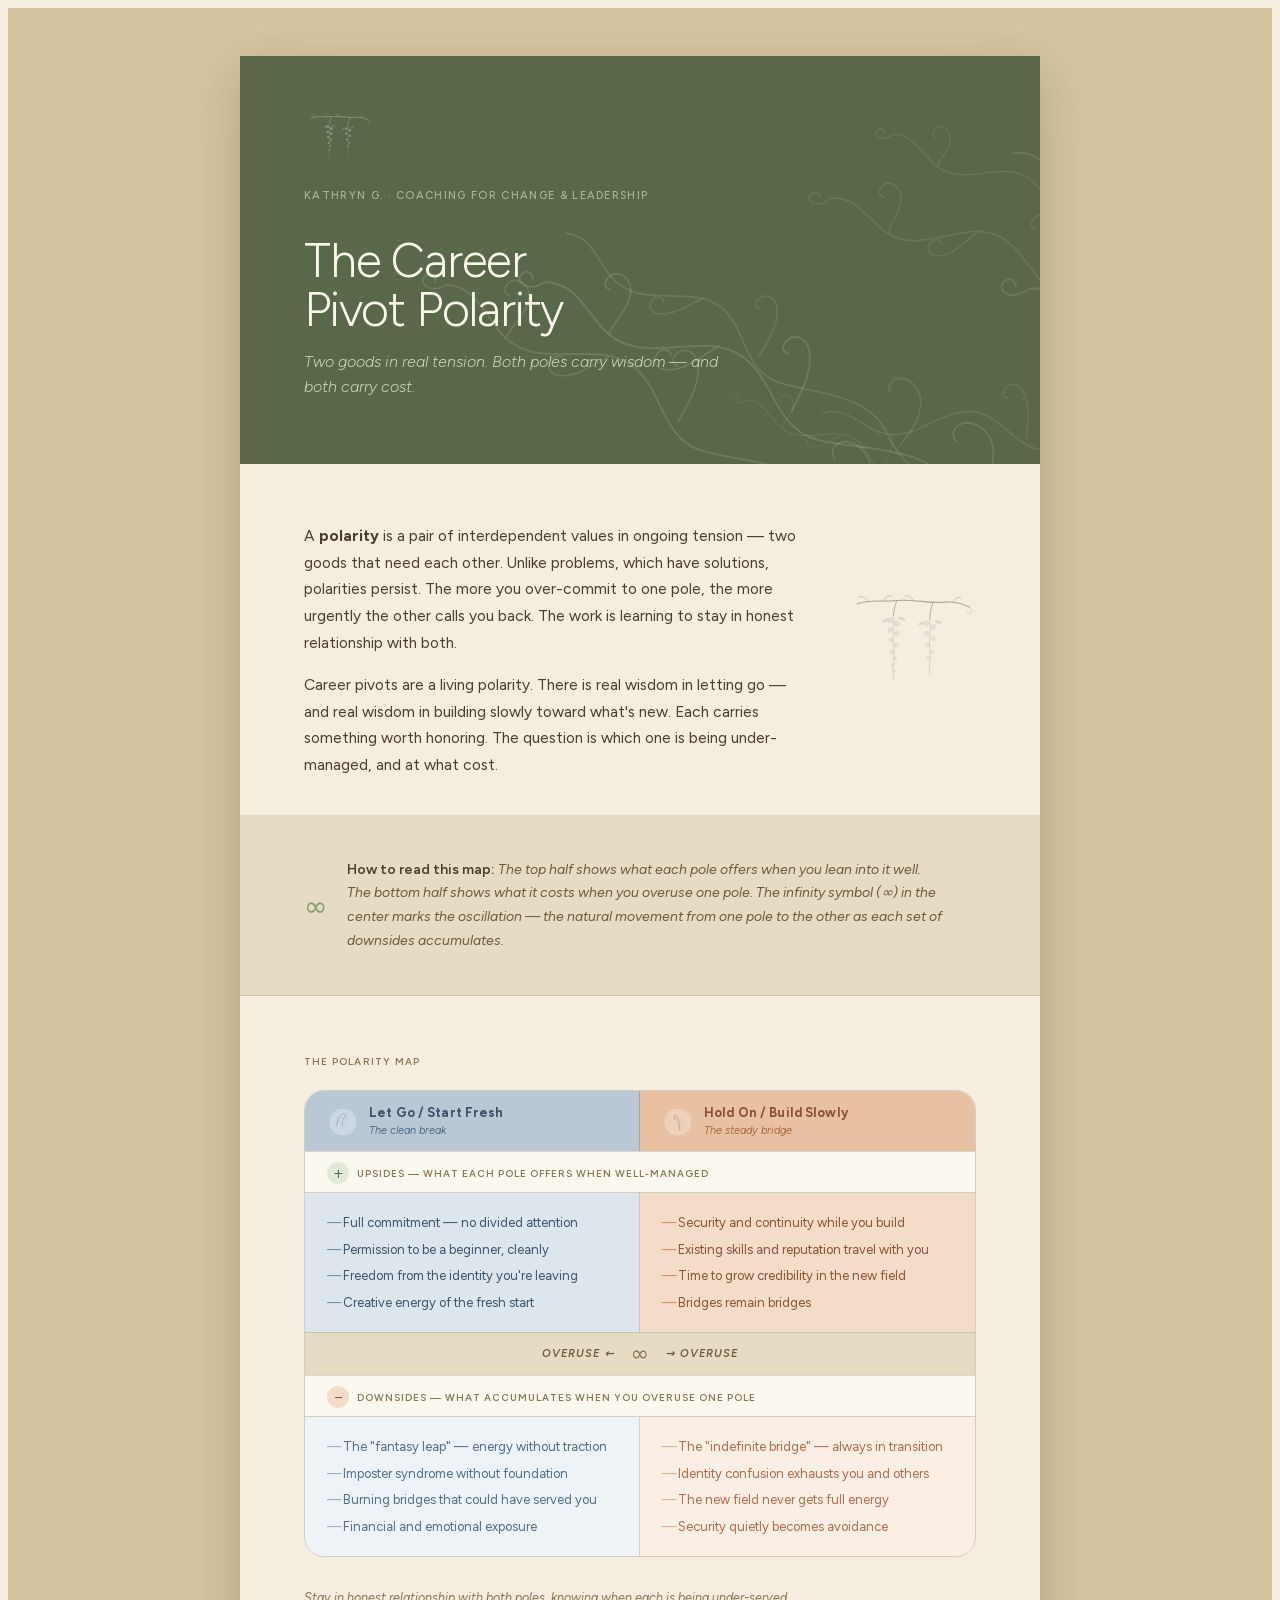
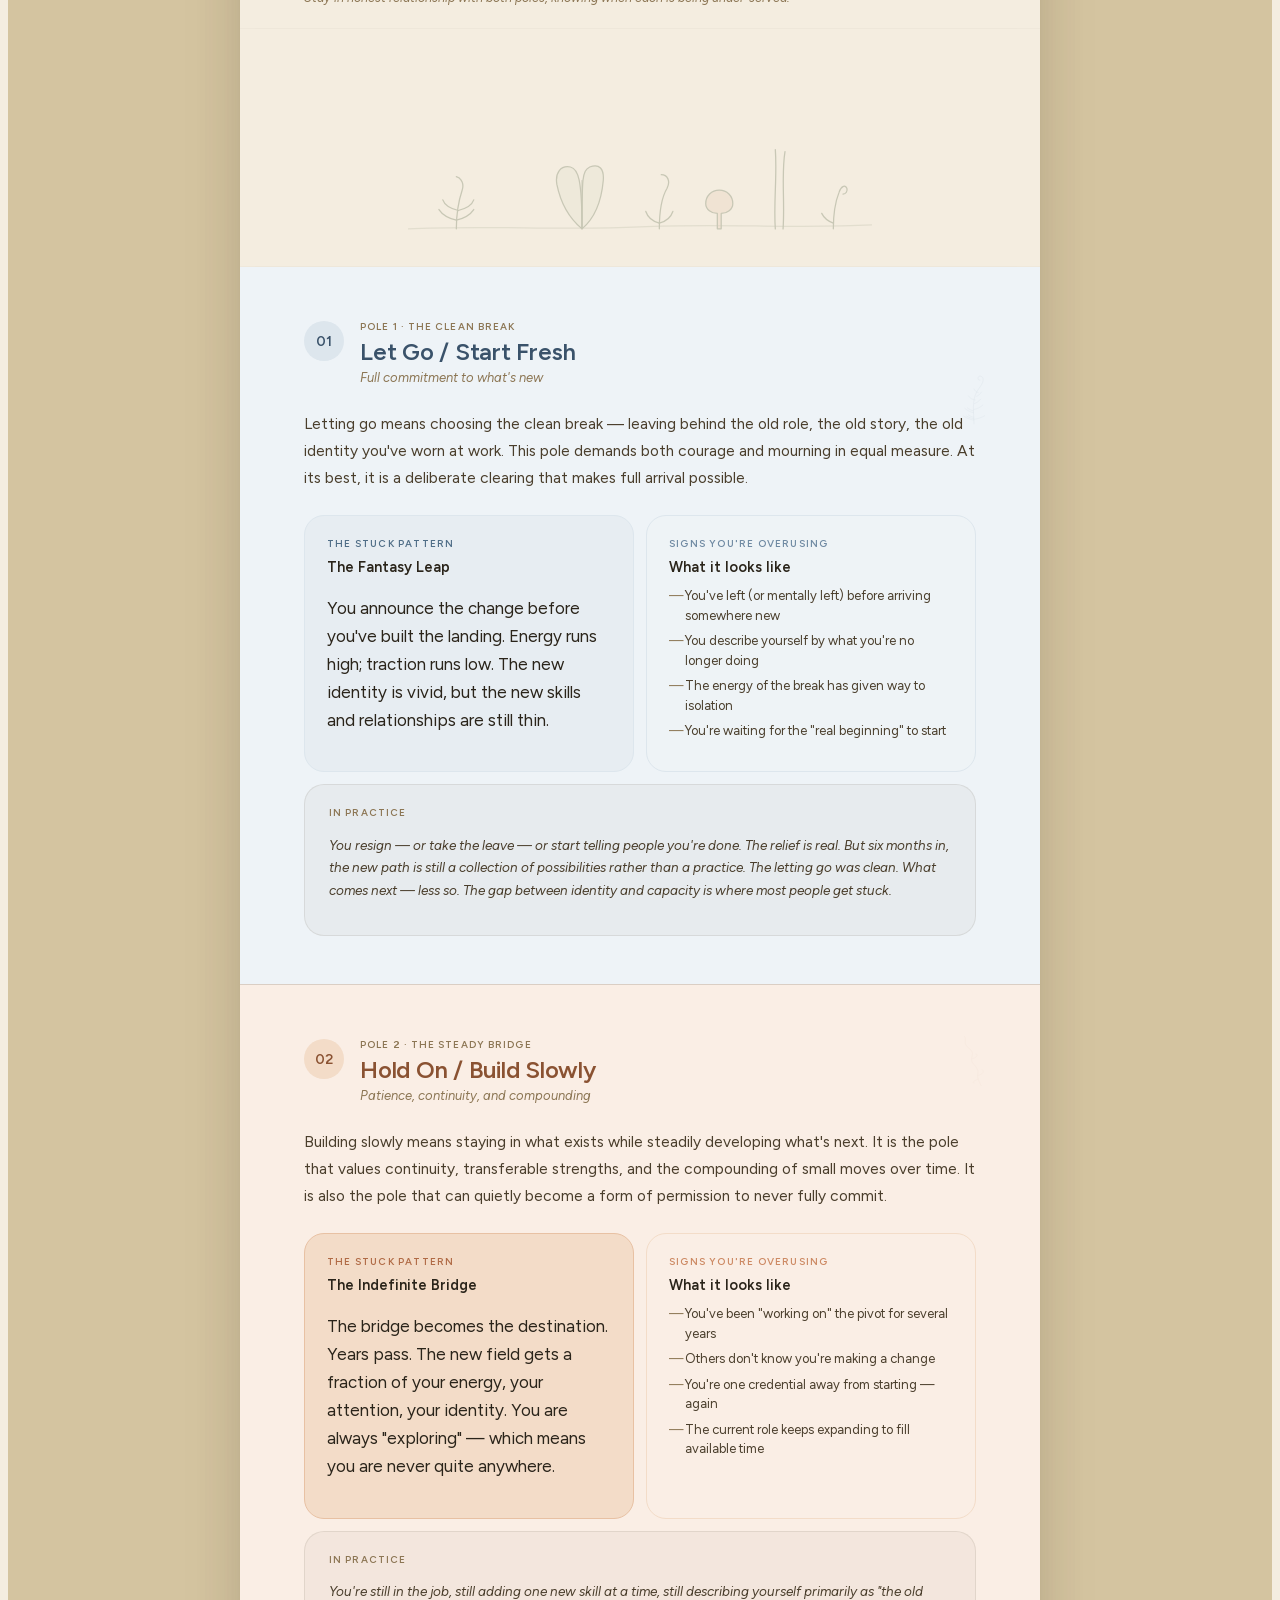
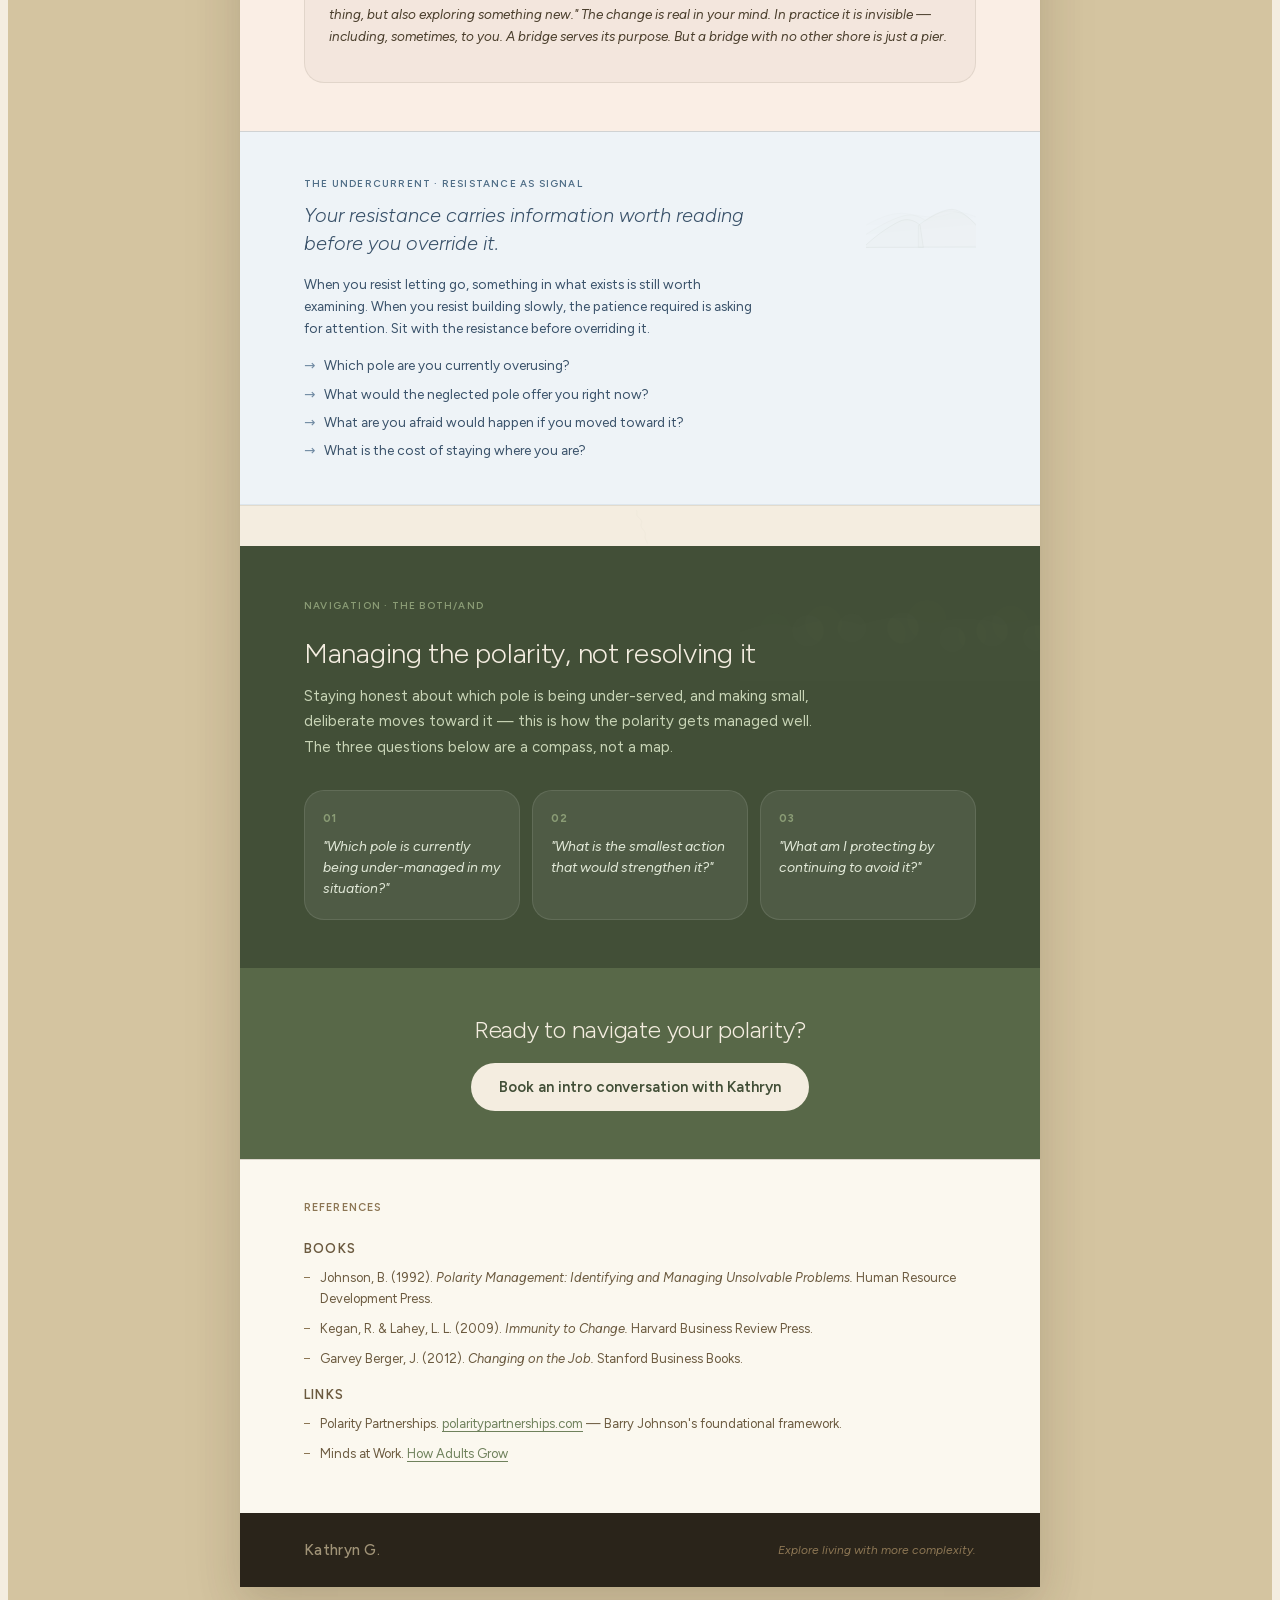
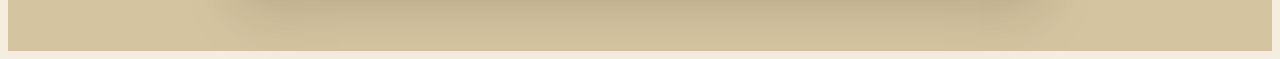
<file: Polarities.html>
<!DOCTYPE html>
<html>
<head>
  <meta charset="utf-8">
  <title>The Career Pivot Polarity — Kathryn G.</title>
  <style>
    * { margin: 0; padding: 0; box-sizing: border-box; }
    body { background: #faf9f5; display: flex; align-items: center; justify-content: center; min-height: 100vh; font-family: -apple-system, BlinkMacSystemFont, sans-serif; }
    #__bundler_loading { position: fixed; bottom: 20px; right: 20px; font: 13px/1.4 -apple-system, BlinkMacSystemFont, sans-serif; color: #666; background: #fff; padding: 8px 14px; border-radius: 8px; box-shadow: 0 1px 4px rgba(0,0,0,0.12); z-index: 10000; }
    #__bundler_thumbnail { position: fixed; inset: 0; width: 100%; height: 100%; display: flex; align-items: center; justify-content: center; background: #faf9f5; z-index: 9999; }
    #__bundler_thumbnail svg { width: 100%; height: 100%; object-fit: contain; }
    #__bundler_placeholder { color: #999; font-size: 14px; }
  </style>
  <noscript>
    <style>#__bundler_loading { display: none; }</style>
    <div style="position:fixed;bottom:12px;left:12px;font:13px/1.4 -apple-system,BlinkMacSystemFont,sans-serif;color:#999;background:rgba(255,255,255,0.9);padding:6px 12px;border-radius:6px;box-shadow:0 1px 4px rgba(0,0,0,0.08);z-index:10000;">
      This page requires JavaScript to display.
    </div>
  </noscript>
</head>
<body>
  <div id="__bundler_thumbnail">
  <svg xmlns="http://www.w3.org/2000/svg" viewBox="0 0 80 56">
    <rect width="80" height="56" fill="#4a6b55"></rect>
    <rect x="14" y="10" width="52" height="36" rx="2" fill="#f6f4ef" opacity="0.15"></rect>
    <rect x="14" y="10" width="52" height="8" rx="2" fill="#a8b894" opacity="0.5"></rect>
    <rect x="14" y="21" width="24" height="12" rx="1" fill="#bac8d6" opacity="0.4"></rect>
    <rect x="42" y="21" width="24" height="12" rx="1" fill="#cd8a64" opacity="0.4"></rect>
    <rect x="14" y="36" width="24" height="8" rx="1" fill="#bac8d6" opacity="0.25"></rect>
    <rect x="42" y="36" width="24" height="8" rx="1" fill="#cd8a64" opacity="0.25"></rect>
    <path d="M40 10 L40 46" stroke="#f6f4ef" stroke-width="0.5" opacity="0.3"></path>
  </svg>
</div>
  <div id="__bundler_loading">Unpacking...</div>

  <script>
    
document.addEventListener('DOMContentLoaded', async function() {
  const loading = document.getElementById('__bundler_loading');
  function setStatus(msg) { if (loading) loading.textContent = msg; }

  // Error sink persists across replaceWith since it's on window, not the DOM.
  window.addEventListener('error', function(e) {
    var p = document.body || document.documentElement;
    var d = document.getElementById('__bundler_err') || p.appendChild(document.createElement('div'));
    d.id = '__bundler_err';
    d.style.cssText = 'position:fixed;bottom:12px;left:12px;right:12px;font:12px/1.4 ui-monospace,monospace;background:#2a1215;color:#ff8a80;padding:10px 14px;border-radius:8px;border:1px solid #5c2b2e;z-index:99999;white-space:pre-wrap;max-height:40vh;overflow:auto';
    d.textContent = (d.textContent ? d.textContent + String.fromCharCode(10) : '') +
      '[bundle] ' + (e.message || e.type) +
      (e.filename ? ' (' + e.filename.slice(0, 60) + ':' + e.lineno + ')' : '');
  }, true);

  try {
    const manifestEl = document.querySelector('script[type="__bundler/manifest"]');
    const templateEl = document.querySelector('script[type="__bundler/template"]');
    if (!manifestEl || !templateEl) {
      setStatus('Error: missing bundle data');
      console.error('[bundler] Missing script tags — manifestEl:', !!manifestEl, 'templateEl:', !!templateEl);
      return;
    }

    const manifest = JSON.parse(manifestEl.textContent);
    let template = JSON.parse(templateEl.textContent);

    const uuids = Object.keys(manifest);
    setStatus('Unpacking ' + uuids.length + ' assets...');

    const blobUrls = {};
    await Promise.all(uuids.map(async (uuid) => {
      const entry = manifest[uuid];
      try {
        const binaryStr = atob(entry.data);
        const bytes = new Uint8Array(binaryStr.length);
        for (let i = 0; i < binaryStr.length; i++) bytes[i] = binaryStr.charCodeAt(i);

        let finalBytes = bytes;
        if (entry.compressed) {
          if (typeof DecompressionStream !== 'undefined') {
            const ds = new DecompressionStream('gzip');
            const writer = ds.writable.getWriter();
            const reader = ds.readable.getReader();
            writer.write(bytes);
            writer.close();
            const chunks = [];
            let totalLen = 0;
            while (true) {
              const { done, value } = await reader.read();
              if (done) break;
              chunks.push(value);
              totalLen += value.length;
            }
            finalBytes = new Uint8Array(totalLen);
            let offset = 0;
            for (const chunk of chunks) { finalBytes.set(chunk, offset); offset += chunk.length; }
          } else {
            console.warn('DecompressionStream not available, asset ' + uuid + ' may not render');
          }
        }

        blobUrls[uuid] = URL.createObjectURL(new Blob([finalBytes], { type: entry.mime }));
      } catch (err) {
        console.error('Failed to decode asset ' + uuid + ':', err);
        blobUrls[uuid] = URL.createObjectURL(new Blob([], { type: entry.mime }));
      }
    }));

    const extResEl = document.querySelector('script[type="__bundler/ext_resources"]');
    const extResources = extResEl ? JSON.parse(extResEl.textContent) : [];
    const resourceMap = {};
    for (const entry of extResources) {
      if (blobUrls[entry.uuid]) resourceMap[entry.id] = blobUrls[entry.uuid];
    }

    setStatus('Rendering...');
    for (const uuid of uuids) template = template.split(uuid).join(blobUrls[uuid]);

    // Strip integrity + crossorigin — blob URLs from a file:// document inherit
    // a null origin, so crossorigin forces a CORS fetch that SRI then rejects.
    // The manifest bytes are ours; SRI protects against CDN compromise, not this.
    template = template.replace(/\s+integrity="[^"]*"/gi, '').replace(/\s+crossorigin="[^"]*"/gi, '');

    const resourceScript = '<script>window.__resources = ' +
      JSON.stringify(resourceMap).split('</' + 'script>').join('<\\/' + 'script>') +
      ';</' + 'script>';
    // Inject after <head> so the DOCTYPE stays first; prepending the script
    // would push the parser into quirks mode. DOMParser always emits a <head>
    // (synthesizing one if the source HTML omitted it) but may carry
    // attributes through, so match the full opening tag. slice() rather than
    // replace() keeps us clear of $-pattern substitution in resourceScript.
    const headOpen = template.match(/<head[^>]*>/i);
    if (headOpen) {
      const i = headOpen.index + headOpen[0].length;
      template = template.slice(0, i) + resourceScript + template.slice(i);
    }

    // Parse the template and swap the root element. Scripts inserted via
    // DOMParser/replaceWith are inert per spec — re-create each with
    // createElement so they execute, awaiting onload for src scripts to
    // preserve ordering (React before ReactDOM before Babel before text/babel).
    const doc = new DOMParser().parseFromString(template, 'text/html');
    document.documentElement.replaceWith(doc.documentElement);
    const dead = Array.from(document.scripts);
    for (const old of dead) {
      const s = document.createElement('script');
      for (const a of old.attributes) s.setAttribute(a.name, a.value);
      s.textContent = old.textContent;
      // text/babel scripts with a src: fetch and inline. transformScriptTags
      // does XHR against the src, but blob:null/ from a file:// origin is
      // silently dropped. Inlining makes it a plain inline babel script,
      // which transformScriptTags handles unconditionally.
      if ((s.type === 'text/babel' || s.type === 'text/jsx') && s.src) {
        const r = await fetch(s.src);
        s.textContent = await r.text();
        s.removeAttribute('src');
      }
      const p = s.src ? new Promise(function(r) { s.onload = s.onerror = r; }) : null;
      old.replaceWith(s);
      if (p) await p;
    }
    // Babel standalone auto-transforms type=text/babel on DOMContentLoaded,
    // which fired before we swapped the document. Trigger manually if present.
    if (window.Babel && typeof window.Babel.transformScriptTags === 'function') {
      window.Babel.transformScriptTags();
    }
  } catch (err) {
    setStatus('Error unpacking: ' + err.message);
    console.error('Bundle unpack error:', err);
  }
});

  </script>

  <script type="__bundler/manifest">
{"83603e66-1cf1-47cf-a1e1-2448c1485498":{"mime":"font/woff2","compressed":false,"data":"d09GMgABAAAAACh8ABMAAAAAVqgAACgMAAEAAAAAAAAAAAAAAAAAAAAAAAAAAAAAGoMJG5MkHIFuP0hWQVKCLAZgP1NUQVSBGCcqAIQML2oRCAq7GLEpC4J4ADCuOgE2AiQDhWwEIAWKAAeLRxv2TiXsRvy7HSiCfd8zRFGaWFXx/58S2IixA3WDt6pHO6J1XCa7hXFCrGcnU7YqMcAYCVmrgdCNFolrJNpIA4G8xAIthQI5XCa0rGXKJxZpqVumoRwuybVtuH0Nzfdx/P6x+rjXO86GBjoun/tGSDL78/w2/9z3iEcKSKsIJioWAiKigIFgBmLMXjldutCJunAZ7lc4nW79w1X9yO3/v65f05XTSREtoVXP7MdEChaJzQqL0GRjPwqN0UhQCueOCBsjZ++/QCBrydWhQybfVKgKQywUOkCHfMfTaT8B65OY9lOcpkcw7aXGpoqwG2mRx3QwpimH/6Z7tadK79nKVOCTroRwZEhcAJiz+q9BBEMHLioqrAXAKjAIgEM381AfZsZXvD4Bdd9SOMRSJLUrU7W95eHmn6IS/IBCJMf+MZxSD7w6VU+ootyFXDT/j388ng8wJTAJVACVCJEOcOZDpsI7K6TKIQYo5OyQ2xwpV6Jqp9IuOtd1yKWLsnHl3vDUj7X6d998TLxmQjvRPROsqkTaJWw6hEwpFolkhunoENUK+o5ybIKptr+JLk9W8Y/[base64]/t1MdZGAJQDQMgA8Bh/ySst9WIOAAIGOj879J1i9NNMz5/8EUswXJCSkIiUwi6OaYbz50vlHp4eskUvv4ByqDgkLDwSLUuOtZsSUhKseUXVDYTJAFBwMwMEAA6pWzYiJ/S84G96pfZjcBGAgATxAJAMPjKP2Y2gk+pK0G6eupUB/gAEEvHrmTBrU9q2nMjlxMdBQdCB4CaRDBCjd9jIpE3IZFG0OF+mws4sHGUfQAgah8A7uKcRS8zIWgfQEjPUGOTACAE1Hhr+6DGBZjm//IVaWEbt3zzSRJoGL/l703CRuYec3GOWntnG15OtUADVQ6Zmv5kVY5MZ4OF1AKNwhNyhfwKx/Ee6xdtwauYRU2zOkvHCcvq1fVKkU2ykcw7Rt7Bo2jkZhKA1gU0ou8AqHPYlB/y0YREn/Y20i2+0xVPHWblkeqedyZnUb1dhdX8ikYn65NUO+rCfIDA7d1uA7Q7atJ4t6N4lOH6beq/72A57PBxuiYt7bGqpL0ocRM7P4ve4pvJbluN6VLOhqzdpo3gV800wxqWK4l5pAYJ1JBqkXM1IJ+d4TagIa3ly0swQbbUiRQadULHQ883GlX2funqlSpcpTbkVCSEWEVF3wvI0ftylEH1rqY5H2iyx63f10dJmypSxZBAyqgdE4GXvUnCjC/A4d4TLy8awULhQwB+SYrU+CBbwoCvBO9ifF7aASjQYcKBjxApHngix48AgggjAi0xGDGRSAp2MiznRZ0SyphEtdW9nDOVJmb/ZS4ygEIAVgA6AAEAhHDH61W9qnaR6HxDN4L53d0AEX5vJwI13ijEpr6BGDxpjN/LAD+v/FE/KB/Ur/FtvtGX12ee4zkITBGZnURq7Gh6qQnt/R2gyr5iqedoWYuuMGoBUEM1P4H6tZcGi6kdT+vk4nfKKIK1YOzCG6fMJijtbYlGzbzKdqyAgJTAH1FRkf0aQQ7BELAcRYf5SBJAC/JBQ7KcneDyFAt0xRK+PUHFASXUkv16+kBM+Dmk6Ecasd27b5BQCAZHQjZ2gjkI1f7/JkiUJJmVjV2qNBkyZXEo5VSmwhwtFmnVZjGXDmustdU22/VU9F0AfB8AYGyCUEIIeRdD1zRsjIE9hV0yURv4rsjFD/gkDsNKUI61pWIiuxUoF1jLCS1aUDw5aNyospB+RoLwJAEg+UKVKjIo9F2FFmvQVakRb9omTcxhHi3MZwFrWHsKQNpHCCtWrFixYsWKFStWCb/LUrC3shUCRRTjoBQnZVRQSS0uOs4BWPvM1HptGr36XSVs9M/pcpBOyMqAcWZtMlmsmUWzOelrfOFv05tAvmpG9TSQYngmJ9g+gvML6MjRK9D0U0aZ6V0arICFLLdxG9PoEIr6tB86fLkBhk+VQuMwEj6XQ3i+5uXvKdIEoVwQfng5TTbUUqasKf5zMpmqyBEdwh+Fk97eCQmCJiHN8UUEqSHgEygqFR/BlatuQ9wnHHflOXfnceInkfj7xxizLc4wkeO+J/YSbyct4HwF2zSO09lA9wXfv4lfAgKQBQMgB8BBgiAA7Vw6rBcIAIGf/zcy/sirJE/gbmsW56lQJJZ4KoNCwyIMyalpOUVlFVWz5yxsncPPmVT4qZABdmKKr2FpjQixKadOR4RH/QjMAICRfp/97QIurP7/Sg5dcoA/cAPARgCAvs5hAHI4VOYUAD5ian6wrX81zEYA8E3+a4XogHB4UtFLks2pAQIAqKsJwGtjEbUOCCuMiu6NEG17TPGIPZlte62c6b1dCLGAQf4lAkLcchwAAP3i3f4XBbwSOXgcntA/pk5bEBVlBjMAwADgAPhwCAAfKa8BxJMjkWGRs/jIidwLLKSIoovPVkY5Taq2tn4ej4mec3N9EU7CCdm7IR8MGZYPk39DCCJS6ssbXFjqYrKUWnb51TSln0YMVsAb4CV5/i79W0cthNdcWM7u3TfCsNAp7BQGhQ8Bbl/u7NY74ztAoEk0HBZp02GVLT7TZ5ezzvvPc8uaZwBGxtbfuyK4AhTFCA50TgxlaEqxVGCr5K4GTzW+WlxVRBoI1ZOYQmwyT9N5mEZuBoUm3mSa+ZrF3xyB5gkyn1KLYAuoLBKmTahW4RZT6xDJRaOLzlJaS+gtF2slgxVidDNZI8lGCdaz2izRBsk2sdsmw3sy5fhQno/l+ghJIaNVzNZK08Nmq1TbZXkfAsCBQfio6PWMVNKGVGeehb85+SyhFogOgM4B1AoxAdBXgNogNgA2DaB2iAOwawB1iAfw/gB1ii/2QqAuEFSJRwAAhgAA2gKgGpB7AeplQOkP8EsAADBYXRaqmTCXs7QBRgEj1Q1FoD76MW8QUq/MUSC2ptoYaaEeXtmBkbFtqr7bS+pGDfSql5dBDLoBhDGVNoAUF93YSOB+95kkJjTladFIwvsUEoXOuct7zKOrvyKED2h0cqB5G5AiJVT3xxw+6ZjLJi2z+J9347FUH/BZ/LsUivd9JJCAnMx5yBCf1RO+EJEKbrEoswavzDUGfMZkEAZzTPulH0UyZlxMhOHROwUrEfgBs1gQOWIijg8/HMpBr4uwIbqgSqGimMa4dwAcapI3DBq9bIMtkDIqdffgg2oJFEkoqQlK2EEXHPXGDk0iP1AsTM3l/kTP4Kb72fXdvfs4qIqw7nt8Y4HNuFkm+YTga6KaomsfL3Hgk/vS79h1vLx9lz1K+4JlvgqLv1FaeEBOJ11oSKn4/UOVs4BINLPATvNhCuIg2p4N8BkDFlqk9/PTidZTB6JToiMaWct7DW69UyIVoZ0/ycePWdqDoFXP7HucXn2cjCyNADZvlzkLxSrigtd3QP/A2j3scOqiBzSJgE1PynLWNNqR7kMpmPx5bfYfIOUDOjZa7/GNQvrfeDf0xySm19gH5Oupx5iohWt7xXqqZK4i5H4Oqpa33ikI+oneY3n87lBgSg9dqZt8piZxezR82NKQGVh0+GJdocQ2465iqVaP8HB693ie5CMeSfQUw/RnuagojVYMl3iougzJFDhxNLMptLfkUZN8CKZjbqRzoqobkx7h2V156T0q+7JFeM8isW7KJOSzCZVnypZM6KwF/yDG4VoEFYmCb/CQTnZqCsGRTbfrBwb7nDo1seKFfWLBzEBt/[base64]/ZrKHYiN0DhKiaq4cNCaDPmDZ3iJ8NjIJlExv2Jc4fLu7FeXc8peXJPeb12ifsL25t9dhz7JSS598fD4m2MNV+JvDYd2Ap/P4hw9+mAgf5fX4T26v8W+OxAhS9DXr3z+Fhh0fzl6ctBvmnI1jdkibqUsfDS+zyvvHJwMmpWlMV+xpnCykzuaKhwRdmNU0KyMtCiKxMv0XDjNFVRbuwMeiK7OGzZ9PQsdU1Qoe0IaVR9zjwVGGYP/Vbe4Yj5gFvPTEtsqyttU6csjVmrqwvNzzFMeY/1XLirIcO2AUpN3bHdQlOMJB3e2J0f9PbNl0tsKDdvO8xmTN1cZvmMM5mVae+cUbEyKktX45dpspmf33veMyRhrqo819RET2QVRi1tSS9MbY3Pb2RY9/T800PPMzVWZreEyFaao7S9M828fvt1aV9Gp0HY8PYH268Mt3siBF9jWAvDTIvObWEfv3d6cGCuv7mQkZJ2zpzzeLkmN1WbK+08d6M+vzM/q9Y41pZ2ozAjOZQjMP0prrztQFF1By/sfrWE9LSHSoqqiwbbI4sLawrhh9WcXUMfdRMq5f9NZRHGMg0zLdP+14XOi+lkpM3WpE7yWMJ8nju58aPPHFVps7R2Xy3Wc5yGGR9/4iiPyV6W6VzBfoNdFLp0SnpW9orMsiOwcqanD/4S/iPRqQ0uH6DnVdUm8RcGJ7XIKpnUVeFeMcVfKG0BUUlT6ebUrJQeEDKMBZIdLzN+X1OYZI2p9YlP0vjHWiTfJLrNTwhoC01Iqpqny7CWhUcmq0+efdWQFFX4Ea/E0LC2K7nuN9JDfRPC4+yVC6OBmcZ/0UZOeitPyEylWQaMyQkmv5Ibf8b/[base64]/ai/WjtrCo6DKtqXxgh8xhj9Lqy/S3vBe1JA55ItSUG2cP3Vm6Yalm6UOD0HA97J+wOZZkW3GSvIWZuXGFrMSm1sY6DdfuFCRHF8gOarOQNa4oKXlGERxfnWJ3f7Vp9xenbozIbpnEnZJ2yph2jlWY1zxbJ76Q6EwImMtMY9pTZzSaLJYii98sZhrDbp852cyPzNcayt7bLil+HqEt0cQ5d/R4OpLVoJg9ZFS5mfKmOJ3N7s3hHsZgxMoV5x8JSqqs4OWG8kGb7ljZDJ0r/QuGjbO5wqg/ubv6P3rOy+ZUlUUYy8ePR0mw+N4DNqNn7orhzeHf7nMkaK6Ac4OI2Y392P3XYurhKvKG9TSbKX+aFp1cUasglAuiC4M8ZPdrWg67QhPPGNkocLcNTmZqRkpliBEENyojLXvWXEuSLtqpNZe/v8PLYYvSnSuSmRevkZVfXhWosaoKvc32wTAB/IiGDJ8tzsWfWYKDfBOFh328Tv3IHPhbGaG2lgbEJeTod8/8IiNSnxEd5N7VtyKFF5eiCtOmFCvhMibGp9ITNIaSpSWSHcZZ43y49ENtfH1wIGvnKq3bPLiCpc5mXsqj+kmZ1uLASjEca3vvt/eMKT2/9sSNDcdbe7kgnqqe7OfushNv51W2/R83tX+s31yQ3P3mfSC085frl65oWrjSuBS+eP6X/G588F37X31Hlv1B+vMsu0iCujHBsg2BdlmwKbTbdWJ7ormn5+vvu5cd80+8HH8/I3daqCl8lAd5czjzONy5sxvXcTn1t+EK0Bheerh4sag1L70VtHErWws3tcLNiy2tjvbWsc1FhFB2Xr+tqh+i7atac9DyRZ9XtWLWYzEMXuz5ChJfbqDZrr/3cOVMRLJitCDO8iQ4zBySHV8YnCaH48d9+r2lK67IFD1yzxXnV/N7JB4yQY+I5QashZL7sQI2L6dKZ3FESv7wELDcc3N165+CLnGbahtcmny91VbfCqnnkpbZ8paB/29ClfYL2gc8aZBEtDk5JOkfWstlkSYHbBc0smnRGVPuqtZFp8ek+/Fpkf9eGg/GC97YXqHIlCG6wW3TFPhzqrm8utMTihlZictHlwM2hlMCAaDqS5g+ir/b966D/H3+TDmUH0GAKoUrZeAPGuMPGGV6MzfA5MNgkAJugiNwAirye6O07fOtYgRHYkHN7rg7D/yBcNkDyQIS6KsZfimf9gLBXoxPCItXPy36sO0+9BDFoaf32IcZ8Nzvp5nkkj8gQ7QqFdld/hYr8fHPlhA6pSrYBr1S0sBaHFHTHzfoA2ZfCBzF7/PONqhHUcUPSTSWkegRvwX2oK+AlCT+mkTj/wPx0Xh5IJ6Bj2MLs9t1Gfn9/uPv83jfr7ISN7jHC8ApE/bla+APJJf/ZWYwO9OM0/kDPuB/aYjZ6QjO5vdFMfIgML2Jhvwait2r3DsPJu3bplQn1uGSij63URRH2I2XG9jJZXq90ssds6u4WybpO5zCxiN4km2fpUomsdFfZ7dwBUwaWObhsvs9A5IovoenpgxUp/PQOIji60dcKEDvKDrNoftgUKCZrufKagd4ZrOBj4HZdYE/xXOZPnaZYnf5BIQoDvTygYXs3GucnAd9Gyqi+BfcPmG/dcjs0613QmHfbOQZ/NXswMDAMjX8tWXZCJOg7cG1X5mBCWQT1p01glfX7PKYlAoesBoC68qgEjz9u5P2bVEqBktkitmjA2/h98XMH3CF/6VXzE5v/DssjzANm+3cGvggYfyN5YMRJodLe/1iVYbZgvjvC6vC2m+TR+Pz7sXdbz8tXKt3CKBytwC2bOs8CqQvVdQcpq4jcyGNBWTmkE0MADsPzQnthSSRMEx2pAkF0lWliJY92i6AdUifP+dRX+O0J6kglb6Yv10eaidGo630dYL2b/blLRVP25llu36W6E/UxYael3TVK6bgnQqiBH8n6+rI/KeAHsiCsSqIZciCAKiuBygsf86TMBPrtXQZZkM6lKVk7L85FMNBIIpTWY7dCgD+QwEyM7MpiApp7IwCpEkAEOYXoKRJUGWPag4DtIKqGEDhwIgB5Lx+Nipw3WUSjpyFVog7KoBbnTT+c5jjvGitvUEUvo4/QAPkrKsX2a6nYf8a1K0m8erSp6iX6HuoVgeg+VvnfKss66pPm7sowIB01SvJkMR0H3N9ANos5juCrMtRdqiylwR0v3oa+PYAn44NkNYf5zxWgal6//zBJCcvmnV86aF5HI6QHLSyqqGhkcibNADvXVIcOU/Oph+u2j4jnfNwSg8jAHorSsm6Et/+bGmA1f8MIgAIAuiUIQCAzgAA4PHkL0w0k8lmWWSJNQYccsQtz72NhFhIUEpZFVVRfS2taUsf1tvevu1kd3s6gLXABOM9gRM+5skex1TP1Fk1B+fonJvHMzxjS8Lj17Y5W7JVO2U/3MH9ao/t9X2w/+7rg0h0kuwEnvATfUwn6xSdilN/Fp4lZ83Zek6e78/[base64]/z7+SSDRD1/n9fk94AQvQjq0d5lqu/R8BAQQAhhBmmdB5QSSDgIUyaoR57teUEFHPAe2zBF7AZR7Snjx/KY08bGmuanDE3RQK2SdfnnkYgcELi6qaq8Jp6MadA6EqpRgyXC6yt/7+qcuBjvefX664OfjeOjpu/OibXydsP96duuzEAAmty7Jbjgzz35H7NHUeaTYdSCgqSPLVaLQhHuj/j+GlqfruN/uP/H59CQzCDgrh2SQrEEz7xRyrEjyojy6sNOkUbfnzICD3dhlBsyjuKxJ4NXZHH1/c8901jslk4cOGikWXam9+tmn9ys19B4UQwTWO8rs5mFrEpmRdogZQTcWk/x+t1iggia+pG9eFhBwv/L6py84oj725Nz9Iw3VDwexp8AYc7VnPIuOLUlba0Bl4E41qJhZndn106hdPX8NlKZucipe/b7LUKaRRtarndSiS4KJAnbxE3en9ffx22K/bF7n1y+O/CclNfCt28mXDhGCSG5fWpczUAOUlua5xFVG3/JKcxH3BceCMn1//x9bxMLY7LZoZ1Yn0eo987hZwRUxinFuzUrud1MNgyX4fxoCmkeWaHAjCZbTgg8aDBtqZ3my2uDVeRSAM4valMD4hZlMWaRhjUq4Zlt77d6qztEDtRqMsbmuzQAfXfAtFmMlx/Sw1U2cvnDOVb9ah5rhIbIoInFbWroQiUOx+0iXqlYarudBlzY2/H0yxF4AZOl51wAyEd9jRw11pQB/SEXYDAOonvF0vVEfKYBx2oO+bRhcTYJyqzkyCcV6SokC8NIyX0mT9ZcOLNWpvGI940+Q65r5lGRB9yRiXqLd/Ox8YOBiRAxPyzS5ozTVO+2b4lSB1Xv1/0irY24CA/qN7+KkH5cq401pz60BfQGgIWSsqSxDk9Popjcwq1HcqRgnGB9dhgWxPOvhO9We98jC0x0NHWX6REZFRkVrhzVv7Bw/9fE+yqHry9Lo08EQXWcrgS/lEh3D8JW2jE/D99xncZ/Un1vrd2vc3L6y4aVLAPxho6h6K3bzgRVFDVZa01NRiZ9Ypi4P2P5pTwsQf11fcv09fCpOxkxyzt7dT9eimO240TE2Wjj5+sCnWlO1WZrL/llPzZmdgMkzZVFEs9tZr93xeE8n953R7e3vP948bS/[base64]/o82rnMtYky+o3j1pF07C0+CelVEsmFTRxf1QqEjRUEMV13o/8Lbz0cugDgeHpriJnURA9Slc7PKNZ2bwwewSKSq6u6luPkFmvsZ+v5i/SuGZLsN2P8ILek3X1Mfjcv5izSAATvMhl6ZndWaa0YBTCAH+LFG7gODWrBYJNdWyg+ixsZexAQNtN986MYXjY1Qhf8D4YIFK6KYIHzoBa6DFAfeexh6RszEJrnEAKOBT7kjPMN27JeVa1zYmjmbp5ZJUgmTH/PvaOoYyvhhAaX+3hGt9tW9VpMv8TZkbnY66opunLgSCqJf0x346thff2dqqpqm1yeDCJeSsyNSrBGCDuHTyms/PErC999nSW4Un1m7du3uu7KYvKYpnElBXy/JFeHqQfUDy5Mg78HGhx2G5i5HzN1X9nn/rw/Fs531zTXxfsQl/dRwBfRAFykV6PYkO54N32y+27uWDv1XX3sXNN8kXyemdpUVCV15ZpTjqsS1P+o8UZOg8HZRuYLeQr37Uoi4o5/4waA6LMAaVsjGgx5+50MYi+cXEVI5tTJa8PaCzt+Pi9V9ffm3YaEDJNguo7q58/gcykQyRre3JyPzc7PCJe/+C/A53Cc3vj3ybyckwbRDfy/JVY8ThvqredAf/QuT9JOuGUx7bmruKeJxZePndUd1er01/s3/HjdNWw2UsaVY/6AtGMy9q7/39fErAbaldkpTTRKI0UUnspyG+rparqqB5KJn8xkg6svnCfj0DsFESiDpfefNK/R6c/[base64]/S6AwzquERKV4PZcyQVBl5j0O76xnr8UJGbCEwXrnOb82AFlCXKYnnZUZKQEMLJ7t/fd+TuG2mWwwFiuLCSfsFUGyjTVWyWTVIdkLRV5NEblXVZvJ8uvLNv5+E7ryWZJSW3zS+VFFsswcGRQTQQo+xCDKZOJvLl8Y1Ll3WfG31NTXY5M8+O5Y93knwyFcMEo489brfLE+P4yOU+Pn6kn09+8n7v9w/ki6sapk8ygdrlIkmZPDalQzD2whcahe++yxK/uHx2vd3l3keMsfkzKju1AdSZIRK8mpR9x/JmcUm5MykhJafQAWWYj6JRPCuWbT3xeLJEoa5lZn6gWCiNHxp8E6Xpp+0h3DfnjjN56Oc/KWNcD4tLvbxPVZpZ32KG7ProoHldxDj0R5e7VMmPCku1+AYP/LnR0NrcbqKTHZ9R+bK56Bre6rVX0Lu/1Fsuor6zhtxcJWYNJJeNS0+VQsQmkWS/fOqlHLFHrvcrleLsxuaSZLMpzJIihynowjM8P/54CX1RnDO7ySdu8BSPCCYP0rw4kQemTBBFra1en90ntY2lWm+oLtRFR5/RncBHdyEhhbfEMQ0zm5t0RCeMCJvRls0cJBfhGk7R4LNkiEQ2Q8fdtykLC9CiBUTIPDCD65IHtvZ5/w10vsqgzBu0jKH67z6BCLu8NPdF5zTQbiJGeXqodk5JeXZCHOelGVzzxst/E+ALH1o7v8BsRCKT29zEt15eQLjMVr7CNGp+16wH/+wlKRl4NiW649NM1CovWCD8L3McjNiOPfHFcRd2tWT6uKb/C643zXRAXUsgX5Nn2OlBtn6sH71tCwVJr9Rk+isesrEd/kBqC+y9y6j3fjv+IPNJMJMmyU/UnU8T6lxSTPJF37fmTlST0l7L9nx3KfZPOut0R57Z7IIsvOQV1GI76/YED/W07MLuF9H6IxEu5p2hU3cDIbzx0LkTV/a+uxZhBtf5JsfPMT0FXDbZu4jc5H3d8w2KrdDdCe7xk4u++EZ0Sm8MU3ztKpRho55Q7CLeWhFUwBGGEMKo+rGxedmzZ2dTB59gYwKwJ+eZiDldwG/XzjJ14oxI9CwecRYEiXAKjpWB5J3wDCEMoimiGKMZ1p//xvkXLDe5iOlWT7Qd+db0bNSfSEC8q2jjSqfT6sVmOis64SniPE1zLk/v5oLjkqoiHBJeyOsUMQHxAhTUB7/t4RbqTZ+A919kaET/0C9kW3WduN1OJ1wnJyAggOPC4rQdQVcpniB+xbhKL/+YEkepXa3092HrwJCwOCGd4ovN7hTXX8U4fPR/Z7Ncjo+z7COAhCICmrBoocpPqSybLiryNUMWFB1vjDHGRutmVKd29r3iWCNFydPvjMNiPW7XQi7avVWrfTubl5pu+9llrpxvxmennQlNE51Rq+eSNmR0/o/6iccJhMUTsK/CIBr32swUHe2B56Ml3j6HZnW6eFTM2yc0joJPTCRJppxMPSi1BKpNwB/j9fp/b9PNg0J5eKwpKUTOZquClZ0uLkNAg9EwKAUf4Yv3PrHG0dFYiAgLH9VJaXCUhsfHZidkR6WYjYEKk9n2mJU7iePpr/Tx9BTR/dXaONzYaBh9U5Bu2juhdCNQ7sL1o/Wvuj5siCoQPFsAGHT+w/lw0Vw34wsCxx8BAFxbp90AAHBvkFvsxKvEp7EWX4ctMBQYAAAEvv4mi7SpkpjKuMojX1o+8qFyWs29d5lu3P9KzfQzMP9zus9hcD8BX1v/Y4Dw1oYQuWWsocD+JooaubwdJ52BGx0ztYEChjYk0KUtUxh6PFmAFl6o8JQOPTwjo6d/SEHaS1eYugvhPkWQW08KFTQr3HtTuLdyswdT7OPtOv/Kq7c/mpDXVwF06FcKvotqXb8mJhaIDU6J/CQ51deDfidos5Dp6EswX7djNF0zehWl+h/[base64]/zGkKXhCmYGs20VRC0qVR1MnEjzXnovaYkemOAfzVteNRwBG690EhsMLZEbIPGmNicBkgOXajh8Wo+hiajMhouZ8ikgW0INkDGyFCzHyuyYg9hcSFi2S9pi+fJBSKLRFmch65Ogcsmndjaqp7Rw05LZN0VfLtYiRMESeTisXbVuPeF9mw+67YtGIgLq6rraU/4SGzokq4mtdomBogpoi2smHiBbsQFVZpRnSQ9afYru0Hb5c2NnjmDhDyoD/BNP9MQ3bX54C3/CX6/kViyd4ZssPzf6hAAP9+FIRyREBkCjJsQNUVUCAyBaPCYMnTEQEzEgmCvYyM3xBESbjyquBuNn0BohMIiEh5xkqTuiIxHnnklo453ctoo8smXLn7ueZt/AQWKjrIg+gQXkqrQwhgSXkSRqRkTZSgacdF6kE5S0emLycDqXYCGZpRSXAhsxWfKnEWqNyWUWJK0krP6q5Rs2UstTWbpssoosyx35ZRdTrnlyS2/AgUVVlSxwkrcN5ajUkU5K1NceRVVNqkqjqqrqbY6zuprUNZkD5sCz9Sm6cj0GptRU83NbFazm9Pc5tXS/Ba0sEW11tZiN30/5pZzAldgaOQKkXqHUUNsJCRiVGKTCPyi/oevev/B6HBBN0lWkb7DWS/UMXBVXAl7H45wt7DQZeUz3b2RrlNfHrCfJBVSet3Zx+CMk+IABr0NR8xwT2TIOQrLNZSO46oM0MSEErJpaOY8i1aq78mRXZ47kc9GJQ0DXMtj5jp5aBXlvKqq1lAejqq4HrxELTYadcTkZjLa3CmtQRVtn9ErlrdDWbZCIx9Nzuf2x7Llof0QTvub5vemC/8AhDDSzk7w1emYi44tuejU+3KF0+kYCZ9Ee5fBBDsbTobF9EPxnIAAAW6bJxfqExwnJ59xry1u6Zvr5ejq5XpxShFtdTTNJbDpKHKJrLX3WldCiCVxSWx1NIs7naiJZqNNQ9SVEkooppab8426WW7OD8vD8qSeHgO1IlQBS1ztCEkRWrPRWYgSGrn1/B6Mf5+Onr+RmgojTyveD9K5SUEWCEhAdFK7CzWfuYEp4VcgIMblSzUg9RaN4iAOB1nlIZP7b2HmkBsAAAA="},"18389c4f-df0b-43c3-97f3-679377ecf779":{"mime":"font/woff2","compressed":false,"data":"d09GMgABAAAAAFFkABMAAAAAnmAAAFD3AAEAAAAAAAAAAAAAAAAAAAAAAAAAAAAAGoIiG6Z2HIdIP0hWQVKDPwZgP1NUQVSBGCcqAIUEL2oRCAr9GOIuC4QUADDgMAE2AiQDiCQEIAWKAAeIaBuajSXibX8E6A44ZSj18l5FB3LYOCADbx97JMKcUf1m//8xQR0itbQdIPd5gxOhzBLVVFZMNdnanZk5Z7uhS3Wq6fwd1caa0O7POcov/j2uN7o+ctF14rVrcUG8cbsFGJwRLrjNU27Ywqm5adKU3TGhVAgTmH9aF1Xhsu5gMCAqhmdhwi7xsUVg3MJHzakX4gnP/5+z2bAprt0Hm59Eh2jOmlDaQhJUi5QYkISY7sYNosSUhBC80KdQpD3RHtZrT0TpidWuPWv9RKQn+oW+Wr52v9nd+5JODiGwTIgJMHMm1IQZRQ5iceMZejfrBylJIAlElRBci1V81U9Ueu1z/VPzVb1uxRnCbd02Koz66N5XtV+9DTESEzESEws70f9HjGj8b23G0/+P/W/P3PeFSKdUlWhJvLF+QrSbZ0ogNBJZYz1HOquqRWRpcAk5OkCOAEuzBx+EH32QEtAC6nc8RtkWcKvn/7f1/0z3jaj+ejWx1vu+0XlOO2n1KBICErUpQRAMEnCPcGltHVIhpExoH0UMeffdLux/0qlvr+9ZJbCV6tILABXIJTqQdWoVVvr9CQKT1/PasgMlZNXalg/xca/teymdApwJaPADZzwTbN3/pmpED+T4RK//vU2z3a9n2qB+kPcQ+lCVLkV/XYpm9f5fr/4+bbQ2r1aeW/PJOpDk84EOVzrNyAGqHAeAe8thrIBq7DOpqKTpU6VPUbQpE56nls7ezlMZVNId+JPxJtnQP022IkEhmSia9U0osAFVOB6o5oIFO0F144Wb5+zMTyX6mest8CjNJcvz6W2p7X/6+kchgeHCq+CauLUuRBfAog13e+TT6m6NeOaTcc8oCOiC0oVJdoBoReOV8WRc85o3rHTInScVU1Oka9O0Kdo4RVmkDny9zbJ+NWkD+5oJGWNZyHP00X4OffU7K9f1nfWzXWQhgu5fKSXIRS5ynbmW5fIiUHFyzoLVpo/Pfvbb+xd3WZeJCeIRD6CYy6/tBfy3OR5u6l9LAiGpokaX+c5yewSDeLtqN6tflEcyBI4fIGHkSbbxPAReHp3XwOS1iHkzct6Klnfg4v1F+BhJPt4Qn2aYz7BDvf3NEXzIEfye28Sf/iL+n//vIohCxORwhIhBmS3IyDh8/pHygFyAiPx2vk1u8r5fQQD9oC7+zFXCeIUXJaDqozCKkzQryorWDC5tWrbj+eH4i7QgyopqmMGQHYnG4olMtlRvtjsiiQIgEGgIAgTwiDLIa/pKYwHFY9/kBkAxGiBGqn+fE2M+ZAfAHS8hqH9w39IJKq22KwCl01ibn88wGJBYRIh5H9pcTTWEWRo0WornkalzC4JOmvJJOXV/4Jg7TwWfcRv/Hpng80aCc8zBD7zD+H/Mf1/tVQ6Vi4plbWk5lUm9rKByML+hZMWrRMlFFowO9Sf+l6nmWGVyKbbLecU2Jhz7MkHlYIsqnMRAOiiApT3yu19Yr0p5NoWJRuilrZ+hBvCDWvgsVEKStWVF+dd3W7N5zyZeahlIeRZAnZdgHXfkV5lHgfirzdeNjjEplT7xn57lNJ8a63C7H6VwyfWmeg7S/hS2AFz/c/Ocn/uKW+VwblWe3eIQAdRyaycPj8rpFWwp9T6AknR1LyhK55qxjKN5LFa2Tf2X2X8AfHxOsR9j6W3SpkuOtXRsDrPe99EktoChUZ7sYaidbqoZq7cEl+pldR/3WyqwLn6n+UZkcetOKJ++loUrKp0GVC0elcO8lz9ubR7L71NRESRqrTK7B6S3e5GPfL+corRTjrNQbowwg7rshGpazYyLnC6+Kl6nrXppYy2K1ehTuWaswknybBnrqhiy1amaD2RosK78UC44y/116QgBGt6yhlCoPTm4J7qcxb+rT/sNAu2lweMxG2PyN2W8GP7UByXMgYT8l/WJlyOhEDuPuPRA/1huF0/Hyd6EaHpSrqAuPUgMauALz7KT9ZWlbCeU0h7JzDBO0x+oQMTZlwFdciFemz0SBR79kZNWLMMxAK1T0GkImewOlLKcACp2zi09nWehurbd8oAyrEqgSKxDxOwABVAGjYABIpCAw/[base64]/6yR/1ZlAEUzkyoyw6qkpQNhctu71P/cGBkS2BJev4DEfoXcB/S+6z+N0PDC2ygasn9ety3hmZ+NQ6/Hsyvu9iT/YuWW8xLrnVa2WzQ+e9CAEUQgSVWm2TbtORORow5qARfI7GR0nDy8fv4CgkPDQjYrVSFcdNWbchFe97k0Ixs765kEhQnTn3eQd2iTfZltsVaBwuh0PMM/DJyAEgYmIScnIKSjp227A+RCP/nht8YFfQFBIWCRRgXgSfZIkLWNQ1pCJWl4BxZ20OvHwgubNb7O0ZZH69DHA/pKaf30NaJqmaZqmaZqm6UbH2/HxCwgKCYuIL+KZ6Hxwk0luGxeHBIQgMBExKRk5BSX9rXvAJB7oj9cWH/gFBIWERRIViCfRJ0nSMgZlDZ3lgNYMw6gx492JAdONeANqPnwCQhCYiJiUjJyCkp6Xj19AUEhYRLydA/Rdho0aM36Kh5h/mFJ4A/MnPggIQWAiYlIycgpK+rYbUPPx6I+35eMXEEwIwiKJCsST6JMkaRmDsoZqsj72sY/LxxWZcP8FkPwSgBAS80Yg7YAsjLWjz1bSLyohKS1jUNaQiZrP7g/N7K6PSxUEhCAwETEpGTkFJX3bPcmU4tEfry0+8AsICgmLJCoQT6JPkqRlDMoaaucA/jRs1Jjxs4mBvbgAT4Dthu7DyPtlJR2jZ4VRY8bPAF7zsk+/aaDigX5RCUlpGYOyhkxcALLq4F4t16rYmHUxMBkAZWO2R8E5UA9H1FFP1kOjxozPaPJqxZoA/LkgAkIQmIiYlIycgpK+uPs/8+gv3v6ffPwCgkLCIokKxJPokyRpGYOyhj4ydrWdU8KzKMbmDQY/JaoZQDFQbC16OQtvGjyMTwSEIDARMSkZOQUl/X0fILWh9vERv4CgkLCIeHKyDMOoMeOfA5JeApANFetxNOZcvKwdz8kAdzGmwh5z0z2EneupOepoOVoBAhMRk5KRU1DS8/LxCwgKCYuIXwBUzsMhq8StJqTKB2wpVudlQR59CBDYJC7ClhmcvN6EKjYA40YC5dIEoEgwxs0GlrMD3wkgOjcfYIwxxhhjjDFW4THGGGOslp8yNQAA8ICQrKb0sB/1i0pISssYlDVkotWIGP7qJ+E/AYQQgK7zvSKnt+ADQg4LV/qPNriRLs5+Pmtro9fSFvDoedhy3tbPm3L+AuzIzGWN5HRcsaXkikm9iDfnxeHdxSNAEH9VO7VdW7VZ62HMGxtjm+2m4MeHhrxLZcCd9wbSKXDwk3DtAfbdTweS4JpD2ANzMA1jkN0t+XA4lQXhx3058D4dyQ4A1/OebPoDiUDWKeEQgmCDBQEwQYPDjMkGYSLKTArhxYSk/NcwvbTce7kjQlL41SeOO+Ru9vUy4eiC0Lq/cBTSCKxYUhHvv8I1gI3Vx4h8RXGrMgYW75Z3U7w/32QV7SzzgvF8j9uZTD8WiNrD89+9UaJKZxfZ0pnzzMdibtbPlEcWhy1c8KgwInRQX742Cl2K1/UHF0i1hTMLbTWMZFuwJFEoxuCmPDsXcuQhB4/6mtB3uhs7mdb6TkMqv5IGGSuWy+JnB3VzvFLvTe9Tg2L4OEDyZq/2XcMSd/DU0JJLGEmK+PCTwu5Aep7+9MgIQQyTZKSZR4+4ql0rh3SwZtlmfVarpQeXJExNC3pCp9WsUFMrLrGnXrIs4SRO0Kzh8VAl7xEOT89aeBMqjet2IRyT4xl/3Gh+BEnJMu8Xda98OihY0UyOm68RgqiJ7snjll2yoYhOhd26dbsuRFFotz1FzefH3rAwr1AId2s05oZt3KjVCBBOjbvEgKaDxC97BR/wJmOb3RgYqDh4/29+2ea0xETshIAAW+UBVQEiGvyIxK7BjF2usM8hhx1xxkUf+D4H7KNzAPl42/+rCjDBAFUzoiTNy4oyEG3arucHQ7/k3Mtyf9AZv99Ihq3Jf9FkKp3J5UvlSq05MCRTqtRag9Hc63C5PT5/MBKLJzK5sckdX3y8slaJJtgManXOtYn6qQhujkDJHXx91kJghCNHw//[base64]/X7jZnGOwxHU8dkej4IkouM46AHqzXv4MAwzr2o87p84dV/1J8A7QCAGNTLAf+frGN1lC7Tgvof/QIB+PA7aUNKyOvkuuPfJm4SN8qV5QyEAGoCdPWeXwGQzVxvgCzXkq/6rMedtuETl5xzxqte86wvPexFDznkEY/63re+86SzELMXhT+0yler0fjRVdCiddV0YDciErKeD7Feneuo5xzzs1cCUZfkg2XTKp0lw/ijnMjcea+o+BEbUDlQI7bxhMM+cMSPHvAE/F/[base64]/cpKvVRp7RiR4Xfdwh3V/tzpRR931cm7x/fiz7kHk98GinlhL+Uy6c0d2A3zXc/M+KwAkaO99gcwd1USGNS5AF2uI6Tn/qJLgcEcnL7y+FCEJe6QPH2yOPHYHzLDfmIuJH8qN9x9ZvQ+jl7kzIIX/W5kHwazpnA9GS+6jSp/drI4JkPg6Ec/bXcPNxAZXhh3nibNbDCsyRzVz+H187G4QgegBEd8J7IzVM5RzY+XHQYrtL0+3yexrAIrbOrIDlYG0lVNM3LGlzrYJ2+/21ZkDT7d6q8RgDTuAhFjynDgP4PEmDBbybAxKkAPs+QHCdjbrj8AoUopDfMA9JkdL+rRmJfhjEXC+nUTV+xpQI8FKlEOw9rNT0ByUCwlL53wKEEPR1GD9LPN/Qc1RPgxOyrpEqs3bZJAkVTiyNy7SaELan/CF7pjWotm9O7+aoSCRA3nn4Xr7t6l+MZD5t3yowrtqf3SPvanwGEIwMNUtJgLXr/jqj1NBn5ywSBFIlVwhACE7+pG3cL/8O8CEaUwtRqNoiHyaFNDALaC7FgGSa4d61ji0Uw+6C/iDoD8/k2810x0iq38Md62jHZ9m+b+KXD2vrkLQ+c/XYtvHEf6uaKZLN8ibuGzaIZjULDumICCiLWZv7TmAzHMA51OACOBqzSSou9EW2bsxl1pHMJHvI0Pwe4R38FUt2f7Ufnz2kj/i9Hp5G+DGAKGmMa8RKSijqFgZZaCQdlIi0ifPI6PPmSrNjzvTsX2K1l3IMmEJHcibJFrAjAwF/tUDFh/7ZILNuMYISc0ey/zJVwOMt0VZy6e1nEew18L1k00IUUEFTWufwKGxBobfNDp5vbuxYXcAtDFbFFhXzJEyojGH9ePTNTIag4d2ZvC4rpTkSouiOtQg+wvuTevdt/npfpSC9PEVUKndshs+YZDAVPMPgcqxHcp86Xw2FXxBhW5Ggqjksa7GtUWg2lNVy710XaWpRInO9llfjdUeJ1rHXvBHBXrjCpbrXvuEfyFv2c/Y9xD5qYNeg8j4fDFM9bjSXSFZlGN5GPjkPqxBcGz+FoXYo9HWlpefTtMsD4xbY1Im5sPU8d5biY5+BBMu5nn1vGL0Semi+OwYGFLi4BrlErtKpEhATuX4tlyaf2NQBi6h7w1eSHI4Olg6kX9jyZgvNixQQnkB/s5CLHMF+QJmV42dKF4g9SPTdqmyyqNgMMzApLJxVte8no0k4FerkSknEq0V4/Z8tbQ+sPM4RHe1mRl7+lh5spJ8117Frq7aXYOK1d8AJmcpN875fn6ekLt0S8LNlzGZJcp2MTuHFdYJSx7sU/xrfvMt15ooUVFga7A6ShnsuxY2dLzO6JaUCiX+kv6aWvnsBqx72Rrtj4cpyjM6yVVflOMog1Het+/7lM2fKSZ9q5zhWaw+HMLYDusvUcCLkuvH/KoQaBKHz0OXCgtjflggTlFVIa2o+k7++Kmu0r0xkzHsrMNnCEXPumbbDvuJWwHZUU7McKbMW2lI9VDvD2luM12Nv3uz1/yYJe/4UjdZvLEEY16C5K9h1m7aK5oYyeSC5takSjNJ23cx5wMd+vIZpnlPTVXg0BY0V0t0EnZhiO/18obr+amHAGoDtXJWE+Z0tOj+MZDn5z6ZNZ4TlIiAYqs5cDv/aSxZLAhuPIU33PG8q5TkT7vcrheNacs2hNkRany19hO37ZamZxg3CvxFwT00DyYSt+c6PtUZ3s52DsxVSw7GaKoz72Q2a5ZycnTCJt079K/fS6FNA6t0dLh+Ud0zIqH5hxUmESmYtPt0AWVcnfK2SuaPWKDkscpSOxR1HbF/AXX8WICbK0lqnjqAp4iJLI+YjE45Y+tvwKgWVLpBHl34Qyk1N9L7wL7PmY/F5P+/0764NsvWyQLmejkbKlsLxKN3PDQ7bWmm90P5pSxMRz+BUZxlWYKm+7PJnW+mz/r8cFO/sVJs3zsqT0G20Q4fAuFsrK/69QXPA+R3FjW556CB0FKX3l5nLsHeVHwpR82+6ZOrpAgeBIAvb2H3SL0cehkz3CKvYsoatjlUQsfQwLDssjYMFAcw2lJAZB3ZEK9CjN/i+Agep6QfX8ukPtedMCi/YthtM/3mKXQPsgMmeiq8ma01t9ZHN3QqcWirVG1dVVMfq8E5kGzmqfAEee8Y4nJHZDNbezM8kRX5hynGPRxZa5JOAweuMsC3zi+lliTWzL5Sii6VNfC1auKvJlLm9fYgiMK3UXrIfMtvfS6ia2ub8DfoWD14c1iZrkADI3qa08sjVRQ5GdvEKzsBHhC5fc4zYP/Ig5i7Vn2SxzRAHy1lJTboJiwYwpGI5wVctesyfqz0a5CISeYRgdNPobDSqHtilgz1LCyQlD1VveuypbKJXzHsu1C0X8aXUNOiGWc57AYLdq64hzgJ5O3jtloMWwmia/Anl/fY3AqXNtG3tdoV3KD1CC90oV0hsQ5t33SdpPzMy7Ar8NyL4P4HT4OKbRF8X3BwRT8h3/LOFNlfYPLBrqX+kv8PNNa4oCbz9yrKIJs1S1zSNlHor20x2dqS8RHevtExPqfQ28V5zTQfxMQDhceUk/eJ+UW5ooPnHHKSmzGed9jnp06x5YaZefGYKg5CGST8I0LLt/ddJICsTDViBrIXxzrT0st9etTzqpUv4fuX0v6G5zUcsd3wdsuRlgTnkDuubMpuQhDgWpC4zULVzKK3r0j0JksmhnL5k4jjDs1WT2aeWjFD4lprbW6TVmQvDmpzmav6wnyNr2buo7akx/70/eLZr4tsrnspBlxWIRs0L8i6ztb/F+UubmzFzWLYPoNG4p7N2Dqee3k+f3lTWYPaOncOLZkwf/DXeJ1lZlXrm8/33jv+fPlf/IGKgAnt3FG7u7CWtfKUv7uWoJ1tdj2v/7IPZyHlf2ydSRklNpWVx+BLLL1NTmkXQWXUME9bu7tpfEinXRXtH+GquTFO/VaxI6Ll82UxEt29Zq4aaS4uI+4kNLoKUG8TfFc/vaIcbSrnr8V3vbscrBvLoug1eLpsHOaIp9nX80Id1uMnPh6kZ40E9UqrgMXhUvcpWphQRSYur5lOrcbw9+pa5dMnUjSConGAzlU4kY3fHtprEinnE3376XqGcHtOqEC+uWzbY2dopEuj0mYQYqLbNT5MY1NNSWwDKBkD6/+sIoUCQe8hrFOUSFEpd/tFPTMM9R3MdVRE1cFrJiW0tHSspH7h8tKIzE/W3JbS/pPw4LaIVuEO47sK77zs1ebsKYOyIaSq49Axq8XaSYV3VQvZMo8lmXWog/x/p1Wf2DTSrtLeXeMz7QjAnpxUjAJP/L4jYLpl3b49Qlp9t5ALzQ/fbagDbhQ6hxN5WvYjTaUxQYO3u7wq4foSj1fRfrSaPqWWx0etmFB59pTbC/u7Z6Pa/SGPTq3RZE8pQGbajZs7hxEc1j1TlRkyc6+vWwApZPtivbPUpWeGQv9topckVW82+8YI8Js7S6ZY7EkUOrrnItINGWTih2EK1Aaus2nwxmRi4kPIKH9sNdL5zzRWUiXPIIT40jKaaREaZWvAtF6Eahi/MYT4qvr8ZqrW48/DNR7TbECPnZonB/E2rhty4ZWwzuLVXbtfpmtUeEcqHPXHqUnblbQ3aQXr9hFJ3geQIr8IUnlJEEy1uxFb72C1MTuuxOnwFAlCSSk0stXgQGKZ61b+/3wO1fZJDJ2qE0goXVw4bpnxCXjIsx0t0jiH2VoZW5Sj5Ty8mEbR0K1HdSvmzh90VTxgaa7XUTiK72TTPBqYuazpYKlzxIzYG2JLiEiDaPU6sMQlbrW5tBT2bwQVezcE/n/CVpjG56BwZaoDXj/8OCwZG0DJPo3hFZ7vR3S2NvtsHFDpjJUGUArLficTb0fk4fRUpwb/ZpVIoII3iN3PHmj6iZLoUUD7SNvBwWSHvnJpaYlsvzECpCgXeJ9PPOlr5FlpZHdfC4mI7f76XyWntLp5Bu6RtV6J7aqR9NN1zQ4iTKphU8xdHFUzQ6STNsLxh7batejjX+Se7TYO7g3Rih8iYFRnywyFlu/e8FhM6MUKPmAvu/5+UcVKsZgAmarQuniPnF5dnqxSxkUd46itWi1bmgElir6JC1jaN31e5rtCgqd6+K898mclGltfoKuR8j4vRJpuhe05jZ4QU+5a/NlmHuZaejyN0panPqhUVhG1jSFTkf+VhCpTDdd6HlgbU9JSiqd5WZ9tG3HmLhTugY9PDx15NTXVLlm3fofrh2raI0hNwJLGEwXHfLsR6LIL/lzojvxWLEddSU7lpAaygiKkgRHYcWk8xfefEP1UhLP8WwYxutVZHb3oDU6hazs/o2DSwWFuJ8z7m79oXnaPMg8RVRW/HHDQ3e+8kGbYcxXFle/wlMfKbKZB3OM2lNilwgzglajlar0gBCGe+HtQ2g1SqnMxqDKHgud415fqev7hUy30/iutdVGh5SiG+1dJUJz3OUarBgkNfAIiCJTreU5vMTbX27qrgQd1ks8d2XA8+FJteP54dRZmn227P77Dv6iYyj1u8k8Dw2t1ikFC6S87QEFr9G055Iz6dlHHTEZEWDOwAzzJVaB5LAWT+ZqWfcc6eNwzCbpBLyT5Vb+dsgRL3ET/h/2VLrFQoXQkmyuRdp/+dbuMhO6FAhFUWrDEEFTy4wnAUCyLplQl54o+UGeX5DbYKGcwf62I30862hhYI4np0PF9rkjznVHs3MbRzf6vLsz/[base64]/gJE7iWYUaeHznJW7qoX8j4Y5LwMrmK1Csv73Ok6++tcr/95JAZmYaTP8sf+YHmf/F215UvXNp8fLle95+9G1Qe2qwVelfdJtf+oflnf6Zn7jvXxlklS795QkYgvFF1vyezORe3jzIXuyBxQwKxqZgUHr66Z3V8jnXZ61/rDW3q1paqp5paU9muyO4SxxKJzi1SPyzQTGNFHstMPGrxtcySfZIFJh9+G+nJndj8N9Mx8OgGsVz0Jm+st1ofVnUfcu8Q6fBcs/ypXgOzjvVbH5cp9mN3jCv1XD5iRAt+gcEPJlZuZY3sjFXs1Txfyn52ZYDWTFwMD4xtkCuycfHTv3yO3tBpIOJ6rbeDz4mKJSBLpbEScM5FjOS/v/fn9sM5FrDSs/4CmhCkeWNyF+lN7+NxVJNOLosMdMFe1ok6IUCKNQgYTTpZ9cVziTFEF8scO+E13fCMlG3uv2/0cXXZJV4fm8P3rQrRoF1XeEaHnC8+sjVp4PPf5S58O2eX+NSV6aEuQ0whAobqsUkWX6JiUCkWTrZmixaqXIoCNa2lascydRSagFyxQWYyokHGyVuDiGMFCEhlT/DBAi2qo+J8+VNoaTFLt5eiztMZNN9rV3PPimtbc9c/2z1M48TR+RKnoNCMVOpHW65yk9Y4Ts4FBeNq5YKKVYCSzODUmjsoO2jA93HZzbNLB1Z6gBItjLaQ7YvrWr6cj0KVZRGdq4vaKzDJCmb6djOgWIP9KoMjIM/gPi6TbXQBrtJBMvCPrE5RhSKXOTO3uXdEkO0+yuSdhvecq9CKSHq2gWxOSUMdEcaa6X5yeGUtsHr1m8e3dBCsfGcpXDUMiHVQmBrBne35l+eXP5Av+tW3imliTm1gf0PsvpNdHKPhNHoR4r2c7wm+nmy1oVSIMUEWzdJ60CrkaJOG7iyBtp1kCW7LURcKPJN/oC/XYEBSeIe7bfjvexrpio4lS2tHc98WGjhM0US+W7zhQkjvas5IO2e+fyzBSArpX139azj0z3lOFePPp9eMVXUo2q2Ry2n4UbmO8li0k/[base64]/CImE2Y+bxRSJ4d9LMBbeUtj7mc6DXSzna2hJEOKBVIeTeVeycR0roEQO7+DTm2rCev73jgMW4Ddz70YbafYbgU5F2X2PL0bJi/o1NLUdB6VDfMUXkGLhuhXU+5rU8Ma5K6/hwUYVw5EXL35A7H/4bBTttkJO8JFiWsULBc6QVAlnfQZckH5BpRTQrqXz0lQFICTtpONfamtyRpIgF/OpJetudFQ/hqlebHoVcV2D48pmmSYYOmnhqXarb8LH04V6X21MU0TP968nGdSJH+fdX8cY1rZrV8DUonFV1F6/1LkbqDtbi8APyvfcZ5052PLZjlnd4tfvYDWxA/WSD/ulG8Mgx6rEvj/iVIRw7RjkGcOa6S0Jx3SkhEJul9+xiIEAvdy0DmCmGaAztXrxmEQT7edSrym8pthVbpfv9V+6AEVcHr5PtLzJXjLM+pXkBum2bhnJV+cHi3iKL7GbflVfACBYUvPbdqciUaYzW1I7749BCsXVb6gO4tsfurWkNlDh31YpugIv3Pgl/tHm6fGi33YJrF8FNxRqUrLgPeDuOrG+JVrdsGzhEW7DYkbRlusLSZy0OFjUVaZHSYjvov3w8XKBwaG5xRVFALVWsAF1xSzB4vl8EDj1cBrz/bGg3L/683gcbMkDEP39M5zjisYljqvOMHiOXBWw8dUD8FyL6dcvHAsLH4KnT4QOSyBT23tJwadBz19UTj4lCnmvErh1t95SGVvA+nlSOwXW8/qtZMCYSTLAuExbEIHnWK0Z4j18VjvXt506nzDcU2yuGZU8cDOcIgUp95nS2lv6pxM3HpZBSlEQZHeCI4D4+JoGSIcXyWIzLptmIXPMcWqPzqWi9RI5xN1qj9YP3irkWEsY0j5Q4nbebqRDWoO9sO4vFwcyI9gV//5VHewyPlTkWC186pY1RYXVHJ1mGaZVOW2kiNftZE+XhaCQ6JxBx2EGMUUb3rQiL3dHrVk3gVTPbXc0xsNoCDz0I9XvpnJMF1FJo7Axl7Az4087Vtt2h+9j4YI9QT42aeKgpvli6hpJFtTaqqI3J755T4vA9EDVusipSynKZZXA9ZqX/SxW14wVdlkuS7WxlT6+Ji57miyVliqPL24Z5bwWfJtFlXLtFMaUql1ifWrB4E9NAaXddcRPPaifT2Wbee7oDtDacBNstSa0xtQycjGjsesPHVNyqmWCZA62zKDVaqZnJ+vYwVVHdpmDbLFqNysWQM3tv1IX2rgIapi+Maq29+/Rh4kiiL4x9gsgP8VxYnqLav7bC8BqlYQwnXPz1UIKpCBx4aLvHQhN6udyPhG5u7ze6VShI7cGujnGO8jh5iNaZoJclam9iVfHp7WN1TLCnRnqbKHLs7mPih7qAxn/gZPxNmpDLje9alCzO8TICF57vCB2wmJ7+eVZHbiMoehdq39ICGzWFTdt0/YJ/gd67yOt/2Sgy8NKteIrDXVfYShTgiQcqRjZYoxvg+pu7v4XCVLII36RK76CItRhijwjXLJ9O0WRa7Mn6aoOMfk7ecLjhSTxJws9MHO4iSjjTyWdwz/BkT/Hlr7TQNSIs2GSgcGJJkP/aRQ1HYAoJh6ZlrB9fmIAI20Q7i0xjzojQRPhQcOuDWioX7oPmpi9PvqPKGlmZ5ulCxKmpQvEQVxYa6FDGlJtwe2m8LOq5ZcGh67F28rWPrL9p1dH5SZ12pVbppgW9mo/R4qTyVOVpm9HbFS2afWB232xnJGBI6qus7Ia7dau6xnuXBVYPicUxkNvtDz23ypGzsOL2E5GGO4+sHqnfn9DZVsBi7I9bdiquO8LUQzby7peGLEOiEMRz7MYDsvmdoODshtS2AUYV6pfYMPvvvbL88jJ4j17esQxik/XGpxpMvZjqRRM2nuf0gXJla/NcycNYbbhyeysx8JkAPLN4zeIjR5avWQaf4ihRYO1AHungCmkdjH9FwzRLyU1st0w+fHDx5cXfN+x6eRe4+F1jz2bOrcV1zEcYw/W+jkb4t7cbawrrsZ0yAQYjhOXossJXt8qGqgdu5d6WiU/L/h+XiUIyUFKQ2+DJ7kF0ldy/YTIMlg8eKzLVWE7ilP54iVtcMTo+J0ahnOKbeOZLYEN4Qx/d6N9N/KZBlZnukSlxXcS/699JKYo82x0EWJiZGsfeMwRBt7jp9Q27q96JG5O9UxNEGNcEWB30kaid83Uv1DmPU93XJ/ey3RWBNcqEQiff+bb88XnAAFMjOM3vnTJrpgCdv3fKdsMUYCqvmDIiFnfc4Z/[base64]/1KuUuvwA1UX2WV14tOkmSi+6iRukE4KWinx2jQeRVGCi9S9WUieBWozLK0w7IF68h5EYakZXWpKqFu2hi+AiqAMcADq6+wV97FDHJR0ALO62CSugHWdCi1B1+lMW3amDiW8C4bo85sjIoDO3y6LJ3pnWBl24VY/aPbtizga2o/12AStmGb5ImQukremGhLojcwSV74fbyQ3OCVE08TqfsRT0lpNapMTCdEWZoKWZqaSaMCmk5H2w8MH9o+/WH7QrBh2214no2otQmabSbdAaFNNN1EbsD9cqb++goPfMU8JS9i3pKPKfmC+TF/Ki0Z0xGzDlDijkwCKFmTe5Kr1AMRsJvZfsiztrB3/60z3Yf9Qgt9SCDzRQjz+sE2oU/rpuPnardv3dYeuOggF9s1PCe/4xHRCnf2cSbD+k7YC/6eU2nG20P0b/ov/Y/+T2IL3uDjDSC1G9hTjYMfCvz0C/Glyfp1bga0fgQAiDFpnpgaWeGOZWNlbK2XTBUoc1z+EgUcQDWWj1i2UIbayWxAC053tZWaHqOV/p8MrOq7kYyx8lPLsiyTDyO1o+dJsOdtjG1ZNkCtR8S39sLku2C/jPXzts1xs9HWOS4+BXm0wE3syTaPU7gD4D27qZ20RMxDbNoSZSOWrJf6SF142swHtQYCKqTZpo3YL9nPo1211AsBFIiFay+xJ9nj9d/tlV4c0VVCt+hryeIBqo5FNSIFEb9Oa51DQKIWGMW+gF4caxCgFOkGr/IV4znq/TAAPom0mwBp5n0gSmCQQosMakepe1m9gwSjDL2ATPN7f/uQkFB/o2a+CySAXHyjvMJIdtheOjw1urvmAWfYkaqFjgV+i44zFTybp6DEZXRC/acrKM9bWmtrrmEjyBwfNhUOb/[base64]/X9v+9cv1+ZhpfCF+BXsA8jhtExICH7kHuQi8hN5CHyAsGYLsxIpnLgHwPHB+YGee8B77Pet94QVtfg2lDM95TvtS+J/WtoeZhA56PL0HXoNnQfegzdhx5Dz6KX0VvoQ/Q5+h4lOBYce46Ek8pRDa+M5LAz2HPMjxvD7RkV8BX4BnwHfhA/ju/Dj+Jn8Mv4ZfwF/gX356XxFKOnRtfG4v7H/Lf9n/wSfgQ/gZ859quxP439b+zC2M2xns0HsoEjpW/SkmgFaUVoZY3/dfz8+Nz42oTb4QmbyBI1YrjsI9qdE73JQ+Uf0emY3JwyqBhVpA5VvF03f2pxWqdb9GjlvsrbKx+vfL9esF6inmL6vzPeSZEJMd2qWX2xfqh+2czZmRszUihrsY/ZITbIptm9rCPrwUpZGRvNJrGZ7C84V5v/BThkAFj//YvecnHoZEMwt3n7SxcYXw2JvxDo5ftm3MQpS4moRn0axjRLgtbw/MWHKseOO46/elYjDXOTFJYvcNN/9h18FAJWuVJ7FgIu1Rtbt/w/sg0sanc9/3SYhwRdJFq06IfLL2RmfvMMaBUUCDFkhHkJdkuVJvi0rWkqpj6+jvzk7/qtb3j3hfDnYpv4jvOAGwUMjTk7hZs2LqL2vbQr6fAVcpKdXNn80ZsHMmEgCAmqGFbysQznNAxD/XBQHm/BlIN7/YN+EkJu7IhdsjjCAwxxan96d05Jdw3/lCJbIzxE8B19klT+6PPRwwYxRkAu6gHq9nL2NbcRpqqbcAk2hGChUIxLjtEjYOBWfGdSTFopfh6QkaCRlZcXlCH7VfD9ogao9auVD+j/caT8s1xr/xZViDUM1OTDUuScfya3Sp3srZxD4wzAPCJNh1jHN+EviY+KXYL3go7uy/99WYBmgJWLt/AcDnOzxfLANwZRHnvQ85p/RLjZBb5L8GFU60DZ5uVGMAkJqki0Zs3PNsKQA88EwHoWDb18KJjB9DyOj13eyTPxyUlJc7W9/oyrdTH7+vaJkwNMa7ehIMrKGKovfmsgt7ZJo+YgEC0XB2VmWqczWZZyc03pqJi74SAXw0MgWPYbHY/LZs/+jO+ekYzVDa3Kz0A5a0DEvuotGMECNEtsP3Eg2ubagNTCQKFiIu1iy07aAxNMyV6e8EyqeT5n7/OAnRq2UC3H6miC7cQG1cf4v6K5iaqufQ8WfFU30Qamnc/3uZxWil+VPnlxGgYEeD4BZ+WNNuZ1gonc5HDCk3JQAtOUkTajjZlUxn65GAsGzpYdDOJetFuj714ITLCtfTx33JgVoBAS4KlAg5A0NQ/wAwoHelQQqbSGCiKoZDDvw+1f23n++I+01eP4tlDEdcfIyGfIe03Gmn/P27/Mm/f55YTko8qu6PCjEt3s175Dw6hRwa0hLJWALElyzbSymWw+W2SPb4uJiFcyXY3bYqmwGkxGnErRJ0Qadg3G7S4j1+FHpi27kv7WLu9ZdP9kal9mtij3Mx/kwPcH0R47EDH/kkz+rADCc9gxxaDg6JZJolwmxA4+ZIXCoaj3Xz8H+YVmw862vW6fQwgoFEbnD2H+No4amTYm8YSBU7AuLumgtyKdkAS4Hd0eElXXyVT3R0czoifiBu/sUzyZPLhdtglVik8bQFdTrM1Szdi2w8wVwRPntIn46g+WuoeSpLKhHU9Ma5LVBfCX4P2TXa1ayeSc57Y7C+B+IbkmjrVAGQU6g0K5mAxjgdZxMai1+npAAFLSAESv8kCAkuvYfAk3nT3gTVWTmyyeqS+ZyMG2+gbmiZpB3CxboMOcQHZe+daXLjl0j0Dyf9V68Ti/I/kBHa6I/vzz/LlNarTHNUJ4BAEL+UyYHLIMstXfOzPXf98j9qqskvqyBcoleP9ER61S9bn0r1Q4WbvMaEcj7XRkd8dgCyRRQB1gEQROz/MzMtMCLbuUuComiXtV8kXnmsJKTwR7iGs/YMTrViRmg2spmOZ5UVAa4usc8mg/t108mqZrFKzGU+inK8aaTDBsu3Gb1PQ4OCjF1uNp1kdUrhJPcXayv4qnIa8zbdO2gqR3crNWxQymYqRdsOSBzFY/OCAGiUT40TtiyGnhxJBEcfhGm0PeCoexX2WB02abOgOWkBINS40F04yJuYMjbT20xy0iEzFBmAj7iWbp7v/cOYO0h/mPhJoMcNxpHQNYbdMPrwiC3RO7g9vDDnWyuN96V/Ph7ZTvbzl+zr8bbPx2/BRR+Vd0tJUY0W+Nk+naMSCOi2sXARF2OAf9SBs4ligXMcBG8EBAQeBbT7o7Y/tX5qjv/P+TAwPgRgNhnOf9s9IRPrsBbREdPb9NKpBqAKkL4I8uArUY/OpNVjhs9eoFY6pKRH61K23NmiWmQKr1Mrid57nUypYspLreey0Qm5BRpYy2b82kIlJgiKZUrcyIjMy8YtAX/fur4ILxTl/3//Uf7fJuI9v2q+7MVF5CoYatFgGxOk1Hzo5+OdKYW/FefVt/SsRxm3Bt+Ye0KUC2KPPXFEmWK9TO2Kmbj/ij0jbHXzf2VT1tajMZuhQ5I1Fo/6mtkoYVYos/kxEPnLtq3SWuyjsCNpClBqk/gpQtsVDQXWS0hWxeB5JVCvmLnYdmnv22FJRT/PxUemOcpAMelttdBHG37zLpScKmPqwc4tKW5LSfiyCny86r3OWwbMu3mRFVsopdUmbE2m/lWVeHa3v9/X3CKPzfvwJDIksgA/F+ZbYlq2Q1/[base64]/0yrh4VJZ1LFt14yQhq3Zzup/oapr6L4fbyNdDwQEDJdDr0T8XdjzamgMhw2RGh1/xVc5bMzKxI8lvExmLReYM5twvvDN6BJz6gCYgNiY+oua1KafIH0z/[base64]/9q7Gy9HZv4XaXC0xAAmi7EIVDuib8nq2dfUn3LEi1ehe0G0hWX4u7z7uJrlWERHe38qdtp25J6dORG+asEaYUzAk8IbHW+9roGPymo/7qZdBy6BX59ZxXT2OF81juarNxe1mG02jaG4/k3TKmocXKbAGQBrrct7he217lHpe0fPlfP0w/mAEfFEByKgG5djf1eOQdDrCRTBgLbK9ys91ulKuUaq2cNyYWS04k1jNqe2rEoD8HpzBXNXY4HWAlEhBPcWF6Q3WhMQ/p8F8+snPbkt57KvTnDwvMjlU2r3KLwy4SdbrYr8SEprW5C7Y6HMCIdNzdFndW10BGGDTSWMasipIoCpJtm7pumpb7r9/5eQYXcb39t0ZTPiHwIk6hGGO45OqP1fxqAU+3+tqF0k/[base64]/qasegf054uazkG1Pm41PuthpNJBmI1RqUzESkTitWbgbCGXBGNqdVJnY46yAufIUnt1vJLaYjXqJVKwFjGoWp/Rh1NaVRkUchyne6L8Fzx5fnaed8+u7Xb9lxwwIIoKn+URGV0Ee1FWYM5uCQ94cfy2gUG7FBKmOvIWkEIc4S76kK+Qdex2/G7GRaON/GyV7PrfgkJFj4YGnHQN/PYjsG7dzwJZhHBovD29E/D+u7ODGQY8A/7VkJjb5olYZaYjwtyAQAnwsPG+6MM7fODkQrOjxUMX5sw5BPEYINqXPB92Iz4+W7DoKYCCn+MhxaI8r0CwGLW/HEhtt46zoJslpve2mpOBJayJhtwkcKIXijr5npjsLj5h9xhE/MDiBQDP84v/EYFAvLHLV+ClOIPnPJLJt+exFuAoK2E0R8+mTOTpX7YJNSEvjsNTL7gcYpRVoL8fo8ehJjF4/8cDcTj2/M2YMRAKBlU/OFFQAcEHXmWtMzDH26qVj9D+hyBzPPHhyEid8a4ux9FUP9QOGD0NDzIe3raDtdfPNmFZZLFO2igqBFgXuZYziRDdsCKJDAtWEEdgURZcbU0jL2tYv0+GuhHdlHYnKjNX4mWrWfBqVx7mS6uC3opINBYL6/7/74qPSq2Rekv7PIFeFqDg0axJhvCIIzuVrAqe7sz1c8mvnXKsWPVo6mCWiLHowP+fMHWR5JxUDdr0EdIiNBExkHFh+PHYisB+JpNMVewzWHnq8v8ns81/pnKlzbgyHp4MJ3/[base64]/ws7f8Yng8RxOHydDkxF1she4PvvE434r4PiB2OXIVGrLMP8U7omZ3v1W393hdZYW/otu0dfyN5DUkiksa6VDYdClsoAHHFt3XQjOxk1ZyZxF7fMYZqiMq/l4DBW/[base64]/8683D478i3vIOt2vLzGOUeLlcG5SSaUSoTy+ljcs7Eoqzqr/pE/iyNUVmjozGqcXR11KhHR3QDFxK+lJjkkkk2J448KGDYa7270lMVlEdYGgC+5p3hhqadkrD6SJ8+dNA8NzUSYDG+lUZatY+0fOXIHGB6IygD+eow4T5PwrD5d+/Z2ay+MQtDdGXOf1zPgdl+UxHvKPcUezIjFkEYiSchWetlHcKDMak0E1HEZAzLeX4PXeLrqPfZh4aygrPEk0fhmnBoXbqhCtChBbzvKta0SQHeohTSBg8cbU1TcoIlPcKjnZURVmfK0/SRcSaJNhHOW/E8bA/HlhZxEDThVHS1yfwcOI7FghjBgS3bLQmlUu8LLKeJmYKi7Xa0MIhi6PGVILMUmtTJgxwnN59uJVJI0Jqz8bNIRWlRsqOAE3Qg5iaQfN2FVLD3XHmx3qMsT2hEjilcLg5ueKPYTZL3GRgvUNweWVU7PRN6//HJB8yp0VRmDOnKoB8jl4hXSjmbFd8Q4x4DaVxlpXwW7WX1dnkx0iFY4Tt0sbryUA1RhVp0ewLuHVT6PRxbRY/QAcIssZHwPHvEdS4CnU12KL/y4MhkQHHalDBJ6LBshHr9HG5e63aPSwAwYYqkF5dk3lYQ1yLOaXyoQJ2xRdhc1RmDOQVRtp10xrmoovjVYkvEuzREiNCZYyGfo1HNHNUTarpTDZksZhlGmjUucFmNsk2LTuW5ACKOGXISgY1V4v0/[base64]/zHnN6vrAQWw7OUKbwWI92cvmMK39jJqBQZMDf69IV/d4V5TmwgPZVIacEUuyexka9dgDveKepRe7oGX39f0XqGACRHkUMNlQ1M3ZYvsiJxycbbrjkcCImGS8qjmlq55YMfYsAUYO8na2jP5G9W2Yj+1O9QagsbSHduQbuqXUDXHVX+N1A7dkzfZ8uKwbyARlf/U/XgD3Ku2ubkkXoF73LQd2x5oHjYTpdygBcBKVGNW/Cram8nbDHVQn6S5fjk5ajXpiMBEsBF5GzfbjURzZyaH98NkeROeeq790K4T2QGxOCBsSJ4ISaTzNeAhktuufz3P+plZ/snWRb1TlXR5GHStPLxUWAkkNXVwreFPWJvDl0bscDRiB/0dju6RM7vtLs650tU6oIc89Z5Bm17kNz4gntCkSnXBYIAt4SwAfm9ZYWJQYQMv1NvvNbgfYZ9RsSMNfMVgn9PHFVzX8mcULB4tq1E0GkWpnimUmU1pY2V38ymdN+OQFs7XOYvCUj9Xud2cRYoLbCorYsgQSLLn34j+aaNwRHbJP2HpRLqAx3b+E+IgaB/A1kZ0icR6MJQuc6aIGxoXQSr57YwKcSf1SIxQfCyRfZH6djMROIKGuEX2gqlHocu2vYlYOgggaFWrNWcof9hSJaHb6gCSTfbeWGYuCvGPzL7q6jS9Kkmnlc909TUhKgqQllOLJxevh/LH91DTlbt3gbuagWlTx/Ob7efBXV8KSQF0gNXCczPwniv4UbY8v137kHrz0uPTfwZ6P7qyfjhbtHjkObuNsgsNIPA/[base64]/YmHthzXpy4HoKFQZijKhe7BLkyjofuh0E90qoaMh6BNrXS//+j6g8UNddLuz7bZwCUk8kxzMs9pKAf9c/xnnWBGR3LA/c2Uotftbf9BqNdvi3doILQxUfAcva9sOOTvcABsWKBpfJKEuAAzfUOmgLHRKUqhLYA0NOP/Fx6MXBOuxBkURLbqx1QQk6Wt4JztXFMfF6cpfw0BATR5x4DwnwMrmsVOC/ywpO/l1+LvmdZ/Fdg64hHAKXCV4g8Ge4Zg/tEyZT4ktGtnuJUoZdJYnoiU5yRa1TjPIkMUCQ+K0miGACL4TBKgoz4FsaaBaQH/Z8bD8CiOV/TdcYxZdrXmpdacSV5rpCN1ZfXbrsbXA/zvAp0kEEVyTDx03et7dJgO7eTxXtcmDnBTa+fF8kkL0S4RsUIP5EM7ew9uF95VFmOiowRQRKgJ2XqZQVl95+GGz03vtdo6S3ust2zwPOKjcpqMyy18vc0DYrhlsbEU5mwmAx/qSe4OzMcChfU5li6v17vt93K/P69Th/VG1NIqXB6OYYDhPoILzfGlzThCOoqGvpF6kWo4Co35meGdlhF2DVyKpXQg4uF4G8xaSptMH1YD6nqgnPNpPy0LNG7mI7SNymasafif/QoRO1wvW36W2hLV8QoGQpUy4u3FXq98cWXXOuvmbWtqWRFx39zdXGIKfonKiY2Ni17I4kQ73gUFelqlDVhrYLCm6l8buWPeApUMsFfPdzFSaqdcUlJydmzv4ikiviHPpk52slpr2w2SRzdhFzcSvq8bs0PlktFS+zzRT0UEMMxjyE9KY/EJduGEZQUCip9X61mVMYWmIqDhKMyXKbMrHR1KHCzWYgojLANw/[base64]/IQHbSOd7hZC/[base64]/LO1Z66YALdclB8sWjKXbWVcSTyXcsFtfw+7f6C179JhtkSuE/oIvNJrf5uze27XwGm0ANygWoWyznlGvtvW4frrx25OSvu/qSwMlxieU1zyHu8y02m0ZVgyxUMiT53fh/dVwBUXQUQyx0OVfTYr29hA0jDCmnHB4Kmij+0OfeuFZJcRklTBx6qO111FWalbpQ2gANcxG7vd7p+qE1p6KhAdCCqpOcVdPx3zyH731llzzmodTHldQ3biTv1H5lZ/FZknq3MX7chMy69ky6QH1heI61y3u0kY1zOU9C/aZTlrwl+PM4h/cb7V/8s1YUTt32EJp/19qYGoCQKLEWMZU3528HvlvOY/9Yvag3L1+mBhLWyFXULZVz1Q1OR6Z1H/ZAZ598wl7xjA8/1i6xgwyU+e4QsAtlrL4KPIoB1FM+zWQa9nLZLnnShKyqaezF6sAhpsTuQmdUpupU/CCg9HHxj0JsWjYv9YxPSth1m4PBypOCbxN3gkjfX5I5LWq/[base64]/7z4Gvg/fHF9OYt9r+du9ywD2NMiueclXH4v3mlrzE+pQ2kFklsKBwqj3u+XlMypARAKaIL3Chnl6yh3ZTJq8aiVfqZzh/j64SlWsClVf04wkY4pl6KpUaaViDvjYciscGIbo2VyuUK131Qa9TqMUZCWRTXX1wUjcBLaiYF0tQoJqXFSpmHQZCkOmKEeAr0txk3HH3YI2KWuWLUWdwXVJONwfl6G+Bvj4yn6C8ulgBz1rtqE6Dtvxd+2eXnBYVsPh4Kuff4MZcPx/ySObM4xZvzCCWR2E2U2yWf+CDg0nLDi4nDAqa4NXH2/PPCk5wHFCviV3whOLfEw3GbB49IjiO124qOvds3TxUwMSACyDi3CEEE7et97cty2XM2yN6O20bWfnl0W//XbylNbm6g5HDwHFAXIICC5ZNgPUI1ODn1OE9h86JGvCjceOzoI+kTFZbiDoc8LS4t+seRl8mmtp3DX5RoOMMYN0sHIdKdp2jghMw4Py5EIpxG/gl1BUlFB1v8OppERCppLC8VT2+IxReV5sOyGUErRjhOV7PTz1GEgBkaQoLBJ3MGFFUqlSPrs8pEbLzUa1US+XHgqoZg1rsS0Bw73ozWzMbCNXeezlYC44Qcv5rZNX7xQKJwSIKgwFm8/qwWpBMxvGZnAdOrfUTCpwLAYN9/LmLdPu898AucWiMwgVXHlDd71ELz/wa5ST9vkX/XSslZHekD6RHsdaMf7sqzbTfJC9c7jyg19OocF3r06YbQaAWkfBVQYCni1QLDlhWRo+Gub9hzcZXwLg3W+nOgAAnx7w1/[base64]/s/eeYgKeKVqcta9wt8WCHBrqPtd1a198jJ9msWgCuXfEZJCJ/pqpx7ulzCBujfc3LGrSut5CfdrMjnTV/vymQ2RgygKrTMPJBBoulvBLY3q3SG+CagVqStt7VZ9X0frqBHzyogQcEI/QgzA8976MiEozc1U2VIGQFhTKJ0tyq4nZQlteDlEHtt0BEQlY6QQYLQggBEXZDEJ2fM7yj3WIjRhDaMQLeENjfAFlUTxUehOb1+ck3tvv5miMoaClEwGsBmwXcOdGN/MeZn1lOIzs6TJ5M62Ks8HNBQSxGKcLabNJt2SQ3m/I0guzpurvQZobNUhd8GlR5bX5q0EUXwk8cgbubjeulNpef/XBcLE+ZmCfF1nu09RUwpeB2EmgxYfZRJMuAMkmCySMJFVSGWhFFGeD7xvWQKgXKy6216+gTJy1Fj+HFNK5K66yXBhWPtoFQ8a3XVmr1C+RI8wOURQvMQ3XURDNMRT1SQzGWJI+yDk6Bk3VLhjJrEIpcKPCTqGnHMaZfBwHi0s0WhtuKsEva3D07D7IJ0e7z+JPtNYT0/tFQ+OpRw6BuX29ooj2mzNbmYcOiuPpoiOrRmyLgy/[base64]/iE7HVII7a7ZxX8t/YK2TFtUmjjCEcJCTpZy5kQHhQA5beOFBDZ0UszJ4VCWgHiTKzqew7FNMpbkFBRF6uiCK9Si1RHuyd49LRH5X0XnvgSHeooUic7Mxx2eBECaYod2XZsFBFqTLYT4s/KeAdwIbzSOlUZ2+By6mKzOice5gfUUBaCskiZD4hKJFfNvDEQeNIwpzByzv0VnAZP7vsAeVrFhcodCwwT/B7QMCDrtEBIwjrazghRx33OjyCTl1OOOkNb+qOy+7s/YdRvOVtEadc6yEPo/oeDd0IrfFpZ0SdxcbBtf63+APFgopXr55ykJRMmtw3FDK9GBiktBl7qXNyRowmn2m02Yy2gdrXO8Zk3KQdJtxiyiPMfmBhZbOkV59p/zNjJzsHJ5fvPMttv5tV2LhJE7T/xg0aA4kjrngSEF+CEpKwRCQkpaRlZOXkFRSVlFVU1dQ1NA1qccivfvN7OrQNs0miRilTQpZm98nniDa3esWCIiziCRMzTqlHPUYEhU9/XgKQV73mcU940lPuca/nvWAzHgUKWWneXntcYVa/r8x5zlYpy277soRifvCTp7Votc31fG4Hh0iBVDBj1px5CxYtWbZi1RpXEbvSee+74KIP8rT6gv3Z0EgINTwQI5MLHTI1k0VixGQ6kLSY1FsbWUq+fAAlB/reXEkuvCU9EFo6c6MVFXiGx9rZ+pM4XLtiI0fHDMXGxMA0mIT/[base64]"},"01624c44-48d7-4bb5-8010-98566477d9be":{"mime":"font/woff2","compressed":false,"data":"d09GMgABAAAAACf0ABMAAAAAV3AAACeGAAEAAAAAAAAAAAAAAAAAAAAAAAAAAAAAGoJ+G5NGHIFWP0hWQVKECQZgP1NUQVSBHCcqAIQML2oRCAq7NLELC4J6ADCwMgE2AiQDhXAEIAWHQgeLSRt4TxVjW0az20HhjfteCsX/1wmcDJFWF8BfTKY9cVoVHCJHdVPVrarSVhmvIWKWNYxwih6ymebgcWTVbdew/P6+UEYRYlb1yoWIjZ3vVGGDLYZpAcfhOuoZcMi9EZLM8vDf2mf3VfXvMIECZDfgkiyBzFlFoJfV6AUH6JjqeH5O7/2kNAuU4cUbNEgSiNhPAhFxgidQAgTxtlTU50BaqAltN2fGrDIxYeI/T3P6/t0/z0X0IgQLWlIVFqoyMWXm/ITOOlHtOrGaUBM6GkxD4ZCQECTGP3yHb/fND0UbeEhyvFUMpWulMHfeXVzwbkNVLGpZPfcn3DuHxiI0QRAYiwFjMRqv1u9dtpnk6vzknXCAFdv6dbo7SWKzFl0d3aE0pmfJSy7BtEu1tDriTYPdkZ7xBW2nGcMGeLtHrP8zNW3n42PegJcXgUFywD0ZvnWGig7cknIB8qpT69LP/[base64]/GrhdRrgDQJQVqFIR16IH36IYMGIcOWQkathKy2BrLOBsgm2yA77ITsth9y0BHIMcchJz0IGTOGYEIUwTnnEVx2GQGCgPaQecZMiHL+8iBgFwwYDHSHQRAod9qFAwTAb/2gsS10vlftHwzH4olkmmE5QZRkk8WmuDLc2TmwgsLiknIak4WLxFVSmcFRE2wNVyggCCwnBQF0VMIKW/3V6IT4c9/7IxCPCChpGQgYwtmfvRHIP8AFyLxsv5RBChCPMi2+v0AAVf3YRxorshgJEDIQVdR0qHpfHKLMpZnXFWQEv6/6NYYMNJpAtmE8+5rZcghRidUmAoEEVVtuGKouFmfJIoDUGBMf7fJpUgijRmPde3MzeE4Z20HcztZCPwuD39KvCr5KWQyUQhMIrEe/0y54F19SpjsXerCDoe0tVyLVoZlVAYMVQqaVwBlA4Hc4NPu96Hs1aMm/HTpuZ7x+gXh250VSgrq5uxkgltFGY9h538BJf5DYjR3xDd0YOdiFncIOzOLreYgt43ice1pIW89du2sXfnUUJk5U72/Oj0zGAxI4LRtBHD7TNqZvkM90vmGBcI+WH440bhrbZ7MB+mwK/3jJsWjH358fTfvo+dctRaE+MJ0cG2/Vj2XmY2YkKVgoyWndxHwD1d0OacMdVBNmE18P3kmdgKy8mdpP6WfCVp/1bFQlGkFdsBmelnp5y6wOgKFgWRkFL4HCc6Tb0Zt9IqfzJ7gCeoTyc5Lyh+VUyFbEo4lM34sd1GShDirfRshJsKIG/cCi1reqA8Ugz6HAc0FGQBZF1KAezaigHR3oxhz0YAGWIJSBbOQjjhKUoQo1aEALutCDXgxgAzZhCMPYgT04cFdDnap5wGZgMTD5Quv0hQxrnHKmrvUGGA0m6CH2p69eb4MSkMvFXFzKuuNi/3VEaXOJj1/R9+l78Dp7kO6mq2kvNDH7HCGaycw3eU8SgEz6uj/UFuCb9dA4aCYOifwHfFMnk8KS/SD0D7ITQJQ9jNOzI+AbvTG9LGcYipK5iWSMfSTZJjLeFDLBAjK17uUZInrkVFbm1XGoIHWHmj0Ng3/pAbkMQ4JFh44wJylB3KjMfYi6ly7xPGRzLDcjqxDPI1gS+/mvX7f16AyNYnRyxt5+YEIwBETzLBCvg3FqfDnlFJRU1LR09AxMzCxc3Dy8/GoE1KrXLGjQiFHLrbDaGruXH3TIYUeMfiRITQB9HIUVtoOOThKXXGInI2KLYVMi2gyt6TaKqQ8/rZCgJsAkQGZZEltIbDFEqLCZCAlZQgqlXowdnF7lSUaSHeN4WXJ+IiTeOBGSRAlUHrW/kwuF7qjeiB3ImgRV6ehjFw7iMI7gElyKO3DnDMhNhFCNalSjGtWoRjWqUY1qGHdkT64Zd4Eb0INe9GMNBrAW67EBmzGIIWzFNgzjalyzF3RqmspFqnhpyfXmwrZ8M1IgYctiojGtwzQ4yYMopqM/Orsv7/Giq7kD4sG8POPIRSJkeE4MjHUAtwUWknZ3FCbishjXDoeMgE+Lw6SgCQGyL4clpa7mg9vk10G68TjxMNBb95b7mEamXnbLNGAGhnEMIX+WDXxgg2woY1YmoJEqiThUCJmJLHPRXEpn/UJZGVAXIfTMgiZ0by4AB9ihgGZ0acCAEs3pqmDMOyFrrTUAy8c8SgH9lBVBCwCisxA8VVFuAhqmgqfW/E7AAbtky/K+O/OtUcHvY0UAgABOBJvVgejIWCINL1HSW22K3eHKKizyTp42Z+78pXq3p74pBhDsGxoZBYQAlpMCY8+lPU7ceZWM0cwD6c68wCbvLccBrGi66H1w0fqE/67+X2Z4XJfh/+lLDwvyBz7FY4D4dduB4QgQhAQDeiMBo2E3fy3uRwB+gMHXEaVBEmSjEVCyClgMAfSIBmQgweJ1kN4AAhCdUdR1daUur+3O7Op5FKf3rRUkaE/YANjhT5HekUCg4wt3+nlJko8CWS/FP+XfynWx2boZZdj54EjkKcQYPftSFES5Fvwpy5z0RMlRK68yflVpM2WrsVDLm13W+Htu7x2iMc27/7g/dUcoWZSr6TQiXwigvpXFiJUwWfqsOQsW7uWlzxQgZPhNh35Mn7Zm7lYVmW71/v+SnEs2Jj+SU8mTAF/8A5///ex7CLPTMpvfMsutttV+D5twyrPa/Ohns8C3Qr/[base64]/717seOcO0zi5qsjh9m1w6tjx3r0K05mR2CkjB64NkJP0PduE/N13DFlKtpS5AKbDhgqiqtJo0suQMMjd/pzKakxEG1Xyiu7JVODoSRyevXYzs/r0unkNNRlQvsdmK7toaLmlktfk9VNiHfd4uZzcBD37m4sW6uqXbFNQZGeWMereciO28jKx9tUhSwrdlNMnxeNmsiiNwUeSpQ93Z5/MNGx5qu+43X+ivMnnaM99jDdjKtcYqVd2l1XvuzqfRxZOP2aHOROZxjmvZTjZ5bFT4RVJAYYWC+7sl+nYBnX72sdeSVNZXSAvkSnwleEVHSzFYTuGUMjsSzT91CsFzlOSfN22L9LMJa+CK38JUztZtZdk687c5lj0K98Eyk9WCNqv6oFdrbQ0Ix1RoTv16m3/gqehfMzZF9LY+57f2TRfasnSEpVez18dbg35K6tzTPTqtx/UlC1VrQc0VBsmkI/[base64]/kRO7Fs5efs2WbZ7vTaOSKg/aKzdjbi98R6I4XIJPyImTfMQt6kn0/Rmyd0nEdzLq/VKlXv8tqu6Non81PVWV0+DO3WFsQV5cgDXPsxNTNQ7x9LJR4akx21+7BjNij36uD1m2kjSeF8UL+EV+y6O7+Ax5K/xPFzl4mlwj7s2fMg9kerKq+DG74WF9L0XHsEL5effEKWOnTq5IJfbe/hCPQKt3x//5/EnhBuNG0HOt8mzbqX3f/t6kiTHVg/9DSJ5bPAUP5xobezuhuaDAfeD4bDrwQOBJlF3WY1xlVSvl9YUVlqWmFQbfX7VpmUmK7OmRK8xSff67T10CE6/Vr/Laz/W2nK22uWr3yncxaulaazUNrEYeqM7P6G8XWCpxkX4h9X8NoPTe3DHPyJclOTA4Whs+KFA4MG2dtW1vTC3rcBbNUa0a7nuHJpnvcm40e+lzrY9uh6JNKI9I/pe5LVs3GaC4LSUN8aTLss1jhmBGME/x9f/soKzPsNpuExeZHmx+O6TdmkFo1hfWOnSviD9Ukh1yHiWzPX2xC6908zAxStN6W6pIjnyJlc7cCAIeOpS/OI6KvVoxw2nS1qurssNKW/kPmY/JCQbG9litlFl+P0NjqFvtMb9ULi9rf01zc0HAs4Hw2HnQ/tqGoWWYZMS3T7VxhGutUHovLzX/FZtvyXsEUJw+p48xBEEJCpbSJo6Wa5+LLchfv7mM99YibSIKi+X++2aA1AVK/Km/73u9KX4ZrU2EFLjglq5Pkmd+I6ZVqFi1w0t7lM1M8TK3Y+6m94i+2HRSPgKXqc6oS29u6OKy/W2c4ETmyxLmX1uoDxfVqWVSvUauaT6ym3+zzypRIYnSbPtDb4muYOadvtmnY8QDPoCoRb43t+Bk/BPV0P9/cZBuXzA+Jz0ORGrxs/GRX42q0bUvTeMioFhOXx87rrvmu+iT3rWd9Mnfff60tPWc1aI8fx9wPCqM6UNzZGFwMJf1cziOfMfMPhC8jZZtfomm3cvwSKzKOlPcT0KkyytROHhlrfb4/hEVYuhzF2pLC4wCLK3aT+tZEjZkB+rjcirBkwmyUBErtF0Vt0The2VXJ6dwwhIJBUBB4fHc/[base64]/ndHAzT4tTNNjof9zJYIXAsFIOj2CXPLdNYFtchEPE5/C/xgRWWOfEc7BtKSLnEwfltaUlMaCURLCfJ84Diu8t56tu59tlP5itPzVaYJog29yR9A9OQHIf/0IvvX0G8/4Y5AWbaYqMLRp+Ehg3XVq+sJ17Xcv/Srf4pByVlnXI1j2ezADJOssOfRcEwJ/bO1pdx+DRrLltbnQ5zltvyio46iHpaOVdXXlJYa4qTJ2qV5Sq/MVCuTF9wK/ntA+a+VJpGjpuAkqYroNOl5jz431qZtAqJj+87Kj56gn9CUvJuaVxL3ZopwYC74nJ4UY0qCoA5XgarZQ80KXJLC/XcbGPAhfFfxFuPbjuaFw5vOSzu3ZBky5GtR6DpjYTrL+pzL+VYrlMbXv+l6nz0QrR6TpERjgCLI9yI8zcz8S1VfHgV38OflGZ6VTF8Q3CXeAcL+CsLO8pSBXtFNYrHeDj/oEtRfVB0BV93qV4lF1aFZPYgvYpWkgT/VzWvJRDXAWr4Y4dkyarlruHl8PGCwVHXilEYlzSN+tpH/+o7kBZfqgf8sVuxDDmHRlW3nBN1SmGZBI0sM69pl6TN9WeE4EFBhY5ypFicf5hO35wvLt6ipcAmdvrg4MKTpP9Ta0lf2DI4WkQtKSouoYJWlFXUzo1LAgU/dcmRrIxfl7rik7B8PvNvUAppQhid4a3UqFYC6aB3g0a8ARacNl6Bst+rEpK+T88Or89Wvjx2zWxm0VrY9UbeL+tziqWKbVmlLxUlSJOT35TRZzJh3RtFyktZlPGkvB/73n91YfpEehL3aXrGJkhXCP8SApZfj4CAds4YM0H1nko+7+Lmy82A87dENZpInvJB78nQeH47jg+7nBi4X7AmISAweby48HnHzUyQjakHznhPG2yZ9LEXYhfTAA7Sy6eZ3Xc9D3NC+ZH8OfsETLiu87N/Z+3yzwfMD026lylMudarmWKFAvMmgbHTXrKI8/FZfzlH4cJT3jbLQDpWOqfMoc1OU5vG8JRRE/ADysdFlJ89Bi9Ru7TOrpkMG0L4lV0Vi+12FQOvoCx0xuMoaz7lDpV83stbrrRRonPWW4Ca5qhrkDyZIHksZ2jCx2hMnrQmPOaEyUc6Wpuj8iF5ysnQeFngPFA7c2ieOLX+/Dk341q/[base64]/coZHd5AbhJOefw5fLMi2ubAFwgNT2GfKHJu+iksf8EZqwPnM0x5ojXDOxhCc2Rr+FTO2Y9ZavBEZPLYd/Ay1D7t+lR+/MmsdujgztkHS+8AV/2c3fPgTTkUG6dy0eoXoW2o5tGmvO7buLG9Deg7sFQbpNy0rr7bdSbiD+MB0tJwV7ZslIoheeu7UAfUQwvhl0tgtmYfW+pQzvy/YCwIuL7qefGHhUpEJzcTgsJiRdbGX2NAvUyUcWQ53nZRVIzwgvpTrNbOwzrma+M1ggAD5MPQkIY3wzCL1SQHLVlJ7XogiWFPXPwd3lhkAlCwRLvQkZ5BdNoL20G1pjkFZeL+1WWrEG2nktpd3oc67/1A1gdIbWCwPE0Sqgh3xV43sDsgmgVfD0jGRxFIjKvx139BA93E7VU0X8cDufML7Z6DPA23B0PGvtLOrwZp4TJIIbtmnO7rVNKweqB4bo0E3LDthlkAt+cLqkKCFbtHKQoywyf/gZJVkyjBUOCvptTd8IAIYNJMygwOrN/fbtJFZo5oB9HGE0RuvHovKDaqR/VhPpIVpFdqTeSv80NF3pDiwQb4sLcCik0rpdw4Hlfx0ICBiIB00D4lGAHopVEJDRiRiy0ia7Tbrspg/84M8QEpExSarMuasr0qo2t6ejPdJkl7rde/1cfBylX/ooY042/Ryr2bId2oN7cp/uu/221E05/BRnOOcFbtsdvocues/f6/fOfXrfnV9SDIvYiB04Bxfj+XgxNmInbsXdeASvxq34PA7jUQaYHKaYmcrMZRYyHUw/8yDTz8SYFMuyOnYFa2N9bCPbxq5lv2J/Yv9kt7MH2BPsAIc5Defm8rlJ3GzOx2k5N9fDjXCruBe5zdwe7jB3muvgVC7KJfgb+Da+h1/Cr+Y38d/zR/lqvp+P8SmBFbSCVSgSJguzBZ+gFVqFLmFI2CS8IXwgfCF8L/yavv32CX2iVSwUp4ml4jrRL7aLy8Tt4rdilXhSrBXbxbTkkGZJPkkrWX2Qf+tKBDwoAKBJnr/X/7a45unez0rgMlKJ3nvP7yvhAPAgO1H/klzqthC3jI51u6UA/9RZAAohCjGXoVygtYdZCeGOgIq0DC4jG7HSBwC541E1ZK36YkmTJz//p99PDyWdK0No15CVjJzaPJabl6MHkbxojTQc+yv60etQ/dICOZf0vi1Bk7TUJVYmXL9XFKhdpb2d7SGTKsAeDIYZzwyJ9zDhDT+Fqvf8M7WnOuRUgosEIL1R8zDjmqot0Lvn0y0uqmzY7yJMGRBRUknBbK+MYHBgYMuZw40JWeITjYeLDu+KfvDa1Ac/7XJS8ddHN3s8zeNIaIkuwLFG94uyQceGfzbkjVXQr0/YXb4qj4Z/jZVYfwtN1cG6RLQwBmt6nGpP921096gpNDr2+vt/16m6pfh8lQnhY2/LynB6lN/zVjjc39MLQbIGUKU9ERva/muFCij7wogtU0t8q7a4OBWOVqYKt0FQuNfcF0QZwKO/DZL0uKsGhQ1Rz0/[base64]/Yd5HFSjJsSW0JOs3j04LFI0QTVGYxhghSisNhsJUwdTCo38W32IpslfIKJVKp0tc1PQa5aJuyHGi0a4U8TQy6AV1q6N/zCUz1t668dr/F5l5F4NC7uTFVouvC1mfVPsGBjd0k/5sOvYRjNo3gJcEmNGe1tb6anL/rt0IwKSoc7R1xy4XkzQ84zVlHzXeSAN44RrviUOJkZ7W0E01BamdAVEdGq05ceqcZ3e4fyAuvPJpMJ57CaIV5lkZ7L2RjMAAWWWiWNngXdQaCkoyYmeqTp5uUvtifqMshKu3HMFKHOgU8725hVkmOlHlhn8P5NfH1oFwJwwIntYW9g+5whMy72rvjDQ0NzgqszWw3L3/9yhyzGvSb/IOmJzclcvV8JbTsM27rWdFEzxNiDnSdH3jILvtbF1zt3PHL2/f2d/VBNEowI71y/G0ScyeSAEGp7gC+Dy36EY9thNev2w06FuZY6QHVsLUoi3R2xAUskGFGxOdOx8lmSqnDCMExzNaB+EdU68ezAVYnbdOO7QMDkCK9WdHBK19VDtOajQGstVM4j5doO1PPsFovSJ594IN9zJuh7nE77Ot2acqIC2mypKCrTBXkFr1WpvYFHA8+NTwcNwH/npKy22RCNxIKoAh8AQBNlH/Qbix3ufAloLrIKSqvv9ryxIi9VoLzCu0knp40yZCbXr4+nW/z21q/V00bvVMYIaLfQjAB9AokH9rvigStk9njOpoHTFmFharnV1xo7PQW1LU2a1G5KTahU2Fk+Z75EIWIdo0vBkE2vd7HPu/s3XQTyXSwqgyOgazZk00RusYP4hdswJFHZ2h1p0dJ05GtDkXLP+otTcl2qaUIe6VM9UNNmg+uSl3eWMBBy/5RiEFOMnAie88/jjc3h3zUwmQtbIrDMuWsfiu43ytHpy7bI2e/WvBmz1MAlPPz2ETYV4xU0KDIfUOg2QqKvh1ZxdyrwqiTX0u6th62pNvBIn4AW009p3b9vArUP3UBDmX9r2UW+iWr+fBUyAJ1DqrdYSdhJXFvFBbe0hat7eF6vZun54+fe/uqgZp6Nh/Tul/x8JSwfpWfppWKlgJwfFxYBk/shUGTI0qlJdb0sL6ni078FZ/bobsi7u1iUwHK1z0pijq63M6k72RdJeidI1pmIguoEu354zGFvdOLIXTksPhk1LZ4eBJk0FCZceOnekGZUYZSOQlMdrRYbjAvIoUARNOp0s1HoS6qTKfSw2E7t2BlKDLnjz51hYGdf7wv4V5JnzD1n+runHmqiawEYLTaSG/lYrU1ZkvhJcgR4/iYDAka7ahuSYVUCJ4BmyC1DqOQtXpMdFqu5CQu1rBdAcb6TzHa1jGkKirssmjjXsy13i0my4VlY9tjJ/[base64]/XcVK95T3YFZAULEzO8iqh2MbTCbDayHLyDGYDE4vua3tSv/vTw50fedtTg0eJ364hkCIoNd3lN4vAo/zyDGYD8JWDdrnXy85r6qG2XYSjKshqKrbfeTIQjmIhN6lm9n1PNTXu63tYq/HIPHxJ5SU/GnRE6O6yVcOg8JzMvCiPFQGSXbKlQVl7yl7cP9Jeqi9/c80VcmHS/h3xolWSxtGHQpsB+DBGpx+I4DA0xyFMYMRzYesGdTnmTfriauZ++CNERcB3CEeJFkCMoa02uZqA8WIx7PLcN17Gx8n+Pnn39neXmr/Lrhu0R7SuHDRK+hVnhPSPDsWLik2ibFTFj3P8PSYJwKstyutPUNC7iKoGDavN9fuZWQDxBBPcAXTS9FGni7ZEjwX7AqP+U3JsdHGI/vQfm3/iEExmSTM87jSO5wY7VeXVLug/htEd51rbu7wHE/rnO6so2fD0qQroFKxJntLvN7ZPNgJMYyPpHJKVuIwmiHeUlvzf8cIJYlYtGbfX6w4Mzhutjuczut1Odq+wf1gFyQeqjLiNkN2hOrv5LH9MLlg10S7bSQWO5qnSgqvZztyWmGRo3RhNswhhNa5v/hio7hPrdvbzT19bVm2nGD+lXLEHz/PeacUNjbBpZtJ1L02uEIh1zVsSTXMubAV6s+1qEZujuoXCd07582cuX/3nuN2/MUpKj3mZ2fd1tvTTR8JoIGRd7Pd7F6vltQStHJZK7huj3R+qhQenhF/dJCAPwCPvhEJ7+38pBUqGzHp6P1ovXHU+pGth+n3jv4GM23qdVaVWjjFKw8/Wx19Wg4fedem9Cg8SIigM5b3dNspN3jIq3w2NVOlk02G6D8GD2bXOWn8sAFBBD0I0Ob7vxd/DPcnm/GKb+HP3c1C/f+G5npbHfvLx7w8KllDgfsI+Vi0Zq5rMam7S9CTCvifzP8fPu6oih9vrTqs8vKlI/SbwV1Hy0oopVEbV/Z/Q7re/Oa2kti4ne1TyxYD/UxR6S2/wwmyUrM1ber3f6eGh099VUI027btbXV0d3bH0QN/X7AALC8tg8+8nO7TvAZe7ji/OflKbwqB6r6L9IguFQS86w9X+W6rbd++lgiTy24m0rIv3xxhnT1spHlfruCsRPM9ftYz/+JhiXeukTZvPtND5e+mes5sLhs0y6PffTsZDYBKQA1AaFur/MhDoNww8pXJ4E2VGaMLl3IaIjV6maPBgoVraDtC9lmp4DEYbouQC3Wrcw3qjRLSe51oL89Dll03186H5Zd5MKoObn4CDbZfrBGA5wBTNEUhxBXC7Zov16vYXCcY8mFU7Xxn5gHTSAghClEUohCDJSeOxXDhKr/[base64]/+9LiL52W8nUANAwjw1UW56lqk439bgy917/8b42nHxn7k24FPmhmKCoZ+sn1gm+DA/8NM5UfHoJE/FsmR/3ibA5HS30+TIqp2Z6bVgoiIWrhNxMy6QycRWNuOsODW2/CtisDF2ciw1QP2nOviEnJfaXW/Sqxz7VdTzmlkJaq1FwmoBqWMgYDqedbHtnU84Zsa6ENrI6Zn/T07o9dsWut1e5I3M7h0KUKurlOB/pDkDIFn9MnG6nVTOrulpLi4GAb8R8ekiOsXNvMMf3HnaReIT/Ufg4KgdOke61HgK330E5ip6zr4NeoAvAKMB7oDA+pGjiuQIeANLjFazIfMZCa3D6zKP6YSADzbuwsLDemTMUx8/[base64]/m2nzFE6BkKuIZZV8l/Aqm+McmQFNZFcJz5uiRB+nVRuvfEAThmZbORVCyWfaBbVrBZG3HjSiQst8VylM9yTLx1j+j/UNYLTnwxCNMGKg2L8KqhEH1EhIgK+Mj4wkpEEylPkjLdIhvfISS0Ir2V+ZS0UvDaOFKkovo0wfm1FW2eWUi9WiKLjllV8BXoU+9U95FUfFr6RSgsoqjxY9BryKKmPGIo7tehySuD6PRxk/QcJwav8FaFFimiQh0FZVddJk9P5sYYqUDKlSu5cmbTqm9BmYM7JkypzFJ3ZkzZY9B3vOXFy58+Tlzucz/3ZlNTwFquWtrvoaaqyJv+aChWoRqLXFamvzRWGEuKsOq+ssUlfd9dRbX/0NNNhQw420pKUta7TlrfCBL74dTJLzmkMVe+O6f5hFSPMkhlniJDEPrMWf3jr4L04XzQVLygj/[base64]/2tcy/4djAR7EyAGkmEgTqJ9lePUSOOWUaztJklp9bq3LtL0nv3eB5PkavWyxHK5i2NDRKwxvxL1iRUOod0ITf94rDxv6tIsljv7qhReq3hWtaIWVv0lsWONvEjt/5+9Zb2QwjyZ9ivuSnVNa7j10LDRGLW6g+i/kkcYt903G2Mre3C73lQGbgW6qb2XG0guZRKaBXePGWYHa+pHnyn3l6DFb/l+ZI0kDAA=="},"d1ee373a-5646-4f5a-8334-2080dfbfbdde":{"mime":"font/woff2","compressed":false,"data":"d09GMgABAAAAAE7YABMAAAAAnHwAAE5oAAEAAAAAAAAAAAAAAAAAAAAAAAAAAAAAGoI0G6hGHIY4P0hWQVKFZAZgP1NUQVSBHCcqAIUEL2oRCAr5BN8eC4QUADDgIgE2AiQDiCQEIAWHQgeIaBs5jDVsmwY1607QUJV821WzgB17we2gUAr0OaOQTutR0ez//5SgxRiCrYPXasYCw0JKNDujMdIWgSFiO45NlHA4PXjZelRr2hoY6CnYiBHiYoRCzx57lzzVqfdXsESss84svij22P9Lb/btXixXP1Q8SpYzrUW1rLraPLcdzf62DyxfLuJsj2L89OgLelXtGe9tzgB3cjRCTvh/nuby3PdnIhMFAmwpvmKWmhlVC1TM6VbdV6wB/z/QNv8deRxRB+1xpNQhopgMsbARo1g7zIVYi7T+9iv90bXf6/CXfpf1XTsdHrf1b7SI56kX3b+8+1n5wB/tRZTeedVGUmGMHIwYbGPEcNDjeWq/Z+fe/eDNLJEsavslgCdvRPpbTDIlEBqxERKJWf8rZ9ZfsgL/WVmgAWYHByikbtnqAfYkXgb7Kl+ztRwEvF12eJrTfxWDSlCP+uUkyeWSXExJnBAtBa9B65Suq6/iUDGFio3KzLz7fwwGZ7LpgIuMPMODTf2fzuz/QVkasWERD4BLrlKlvJfqOiKPvEfEHRCH2fYaUNL/n/d5R1wVQkbKkScjtZFe4s9ivzBWNWkt/9ssB+YoBQJJIAwKU9er5RycQ1nQkBgR5bBpRX2rZe/Q+fuaZtf/1OmSFLRqyklnsQe02wpqAndbu3wCvhHW/et3a1q/vxW3aUeS7Zm2HZAHW7JnStaQrFB72LM08ZKXAwDfkFSPQx22g14AugFj3bOHw43gcjgtD/+/zNl9e1Plp84qmlyVE+FAKITGmGE+bfIovavWPZoTiRJNceIoKtYgNPw/z8l0Fyc4EOu86CcaFQcCacL5T2ur7uzjlQ8+CfFWJkbMPiYhLlUskogn1uLFS+Xgnzj1PAlISOOS+y9z0sCNq61owQtSKCdpmdX3bkwQh1Ca0/ofsmY1IKGfW6xnOQ8jjRFCDNM4hIApUst6/34W+/3+Z3YFtecqGaeQjJS8r88Lwey6PJS59zalCOK5z1ebWm+Eo9ILvZ65H0ajBkLi33WKKgjVZBBq6SC0sEOYwAthplQIs+VCWE8BhI2UQdjCLAi7a4FwiEUQ2nRDOFYvhOOthvCz/yCUuQGdbm5DZ4Ap6EKGFCpECAEJREiZW9zmHlMgQBs6MAEwDFBABwxheFEyTe5j7jJpAMHDf15/wYa6cSJC0Uzi/9Xl7t6+/oFBTw9j8WSUSmcK1QqlltAbjCaL1ZmYnJHp82evu94OIDgoCgBGvC4Skt19ARGjhNHWXX/TbREcutcxbQgIADzP7VEXHbLfUW1ci7FQvznkoRGcq3dpDe8IgvDjcAvFMGLk8UWN4TE4W+EQeERQOFAYpt1WR5cdDGfZP9A5p1vCh+wYCMGiaWPAapPCGUF0jeBbeBy2y3llns+MIZAwG3Xd7hIN0NrrtNCr0AYO/oJ70K107S5Cw4QCLqXQ6QxO4lDSYIPXmaXmYWavdVoz+8S6X7GnbYiZPRa1CA2zNGApZoFpYRIOTlO3LikgBzUzdqsu6h29pIe1Wl3QVjJzFGLqecqQW6TkYlHmgn/QubAHwfQ+wIyNOrswEzT+iw7A7r4AmJn5rN0heNQ3cV9qsUYtr36yG4XKxbd2Y+oai7s0EQ4ZHUhm8fQQfZi+SYU6XRPuHcg+q22LfaUw7t/ZFs3nsaBvWAvd9QwDekPIZ93DvvA1lajVDqY+4BpI3RUrZm5JPcYZ1NqSKhxv+KDdwybBnzuor1j16wrQ+WdMSvumyFydCSFopM2koJf8bTCaSLZuNDn1OZeNGjdq3Fv/0YoaWzVEv24+zdcPixPS/dr3NUZZmyasD+hBvx0EHpqTpVrcAmORcIhw9GELlr+OvZILafkvGuGEqrsSJhz4rjb88X1cLJsnf9DqUjZDeSxkxbOaY8yeokbuJdmj+VRaSB7tcGtwuWF5TjDShrS2IQbuwrBjlpWa+1PjqR7z3mzdiWZTXw7rjnBmNF7VemDEAjItT1Kwd6pmRyw69o/MviY7A+gqpdQ/[base64]/r4NH1zbLMZX+BRLcsuPv0W2joZ8SEtLCKffEE7WnrbzhnpDaFkyP7uUDYYk6QSS5dBxSdIs9pPWYRfi8PMuU6ztaEsWTpDjxUyAeM2ABKfkbllFLi5RWOGVDplQbvnh1D897Hjf0eU27M/+HUuwjF60TmuZ9KvKP3jKgyeLAyeLQzeKAzeKgzeaSnv210+d/iMkZspIQtaq3t0JvO2g36fzjqC/4LqrBU2e0KS1QgG9H/NQOwrDzBesKzBwGXbpN/JX+Rn7CmsuHiz+EH2Hb2ZXCVnX8swmmILH6zDEtJc3m6pG/PFGz08podTnOYKV7nJQ56ANZyLu2QwPXf1VYlMoVp3jN8zmCw2h8vjC4RQ88ttaevoeuern3pAqzNRZ4Qe7iUkej/16Tdg0JBhI/PvsArE6qzBEUgUGovDE4gkMoVKG38Gkh2e09Pw0oTF5nB5/[base64]/[base64]/p3Xmn5vlaQzgQ/Mep1/oKz8s5dsz638rOAKJQmNxeAKRRKZQaQwmi83h8viiDYCVMhqIq5J/iyEYwVctUBp7RM1Rzw7p/Z0CI4cUM82zF5fdALsD9gAcCDgEcDjgCMCRgKMARwNOAogtsNWjbqDpX2g0Go1Go9FoNBqNRqPRBo1oNBqNRqMND3ctOBwOAAAAAAA+gFDDQ42/[base64]/sLyYhwnRE4tFMOZzj/kb0BDneBzwYMEtYQHGCBgOUQlhgphli4cu8wLhQ33tytAN3gINvEMTO5uv+fwJCnBhE42y259qPRS8OHQ9Gg0iWCERsWGAiIDVI7RQbOMsqUSu1hBdcvth2Ey4BouYFrAsxNan0fgh0aStGKywq7DrwBA6C7nOrfJswqPGMJemmrEcGmyC/6TGVuqVCSOEX9fCxgAUJGevJhwKCqOZbnKaBzvwyO17FAYVPDSrJYXy+ySyk4rfSnW8Pjpz5DHxwliHgEQW+QwofxpUjukRAUbQ7t+MJWPE889AsckOpUmNrDdDqni/[base64]/PMvbhdQbLFbbIA6XxxdK5BCMYGpCTxrNFqvN6w8EQw2xeCL1r+Gdms4Z3XPmX1265uwKrFJOmGDnWz3AJmmHdsdTKk8OXQIHAA5GfiWadwi/4rdW07/xEnCfMQq4AoBW20aAZnTkS1Q0AB1rGNrxBxx4jAD+rbig5DTPsZzS5AmbpZW2QoVucIWG6VJAncY/SmmtzvbK2o7OvHivSke2F9yQ1wybaoGU1unEywwAgei+a6yWlQ3NoPk45sCIuek1U5PQasFgsIICkoYYdsTH2xwkBnX4TJRurY9MI6bJqrIt5jCXQ1zgEkYmcFJNEqSBtJAZZB750eQU/ROTG6eqDTIYMs2DDM3cMrzmEzmxMgScm11FKklt7PQ/q7cBNgMAHvF6MDh/as7U7HuZgd6BpT83AfDzr5/X/Lz95/h/0IfXfkqOJUbf8FgAAswCbOsfEwDocpJnQWfrQT5d7/eVQ350zP8cddgmm/3gtM/86lMbfe4LF513wTeOQIhIkSFHgYycghZBh6Rn5EBxSeCWOEF4dZm2+cl2V/kjCPOmC6Fg7pByYRXqW2eZPWWYbdU+mR/3oQ49dKn/57XSFqO2usLHvvafE8adNObPAL61yj6X/[base64]/[base64]/BSylZlenA4w0bFt1yfrbs221T7SbjApcPbtri7jbSuvKUJDFDWOaFvBVWVp4N+5sXyhaPQSaDZnRl2AYoDPX90JLzJo3spg97bBz99GzcxggtnME7spugNH1OuxywVwFR3ZTSY3KDlsVAm7WY0YFJzYqQV8iRz/m9/E0S/ySxUo4YNrAKOtr2/rCUC2feYYsgAYzq3QQwGRaS6JUoQcu9efolq3zlOyUwMz1Jkz5+3Xh/s1e6dvDwTME+vBSl+NF6Uz10lFoFelnjTUxft6dGky3C/[base64]/f492TWvErq7g2L6S3ByBG0B6Ajfww4pAlHtTdiQwzzGMPo+PPNGOGxEWgPEY1whL2wbWZjG6BYkN4S87aQfh0MGLBkqOg/MptXYJE6COsUJ6nEXUQJTavt+DH78Nm4MWsXOKWYeCQgTEI3wLYBS9eupLrv4PLSszcrV2tuVTlsuU0+YscT1PYeduHh9X1HQUArzwSisPzopb81r5txmVO1+rXKv4Va3crBS4c75nVeDJMJtsqZhTWU1RQEAuAet+T+h/WvrRWG00HgujEK1+fpqccbP9wx2HzVEpYyCxsz3gPXN8pXfO+f63eZZ32wEIiDZIjiRhetr8kRvRufmdTUWHtipR1OuF+21vfoX59j1Z9OC6KYkeImaSnVBOTIDFll7LD7iVkIYxuT5lEd2kWgJhkT4mKITdO2q6t/3s8WTN3dM/lRau/mDg29xlWNt9A1otdd9+qDmCJ6wpGjEQi2Y+QCDHY34+GHk9LFtYTRGdUZccg69DP1Rb0z2eu7tIJsmh7Kkb5V1GitfrorvgsjB5O7oGiQbDFjC602/[base64]/id+0HDcpMXZxPy5hpqB7jrTBv5ym7c1Id0/xsRNM8ld9WB9qRlOSr/R8nq+ZN2mO8M1kcws2OLucunAvtLqnmO+3+1CcCu2bfrD16S3GvPGE5dtSzu8WQfID7dkxtgjUuuk+IHYQq1XhT2yxcrtZKaV7aWSMyWmbuR093R2ivE13ZWF/rsJplUf/DsEp+uJo7P91YdK4sQcw7w8uZHu4dSsM5z149GRmpO4JgxHNNxg0z19zneptW2V0e9Gg1aKEs1R0UzxbVtl99l/cA8peav63mFKyBeQdA+JTTgbVe3SGXZbCx7qZYmCU5L1WGvvgZGp7LfqJyJ4JfInfD/JP2JslzH1Vsi8J0SpWV5X3r4CVz1gi+TRXttyXKsfrs8m/RP2KXgAcTJ4uS1H/O766y7tPJMJXeiSLAozH1+W0wXtNVlFPYcZOhO/ccRO4TtHkbbflQshOBZmSiYsJOhSJhuPMZ2aTbpNl4KUIdb4GyxqltQ6yPmkeya89Uu4uQ155OTE9ns1UCOCbLa50nk33LZLw+5KL9rdA/MNz/V5pJUywp7anx3vUUtanL3B0SZib841ynxfPozwQixAWDxGEJMnf/9/4m24xnDlrWHjKnVJVdV5Pa3984S2KfPDBibNJmX1t4w3L0j7e3KhizWnp59SDoJzutrQtPz61olNZZZXWUVJKJCszkIRj7hFXymDzUaL37Ofm3wqajLdoVJ5l8WsubyvXIgF2oQxEk69bSGgzqn80xqgEztdbqc7kPRVKiQj60JrVSle1/Q8C1n1PNbf3fwstdJ4baoxeD3OQiz4SBRjsy+7e45sMRWuAkJSJmJCmBXrJ2a3RACY+NEm2q8xb8JQTzbeGRHEXlPTEeiS6bnQ7ERXtDPr18WdHiF8OhE4Lk1P0aTwheEaLeLATJcyYUhOTBDTvrX/w/0c+0IG36LjfDdKfw+RlLNxo/Iw6iES1AhP+thtj6MxcOGEBUMY+1RBalZufOUhemPn+B5i4S49yhZkh1c/XeOFdGD2OrPhOj0SdAazfrxFMQU53p1NRT8omBSu0MfXCfGxnZ8c4snL8ZOZWZXMyJlF8qnE9p93NPINO5Ks4Vshn44bE4tGADmrrfrV9IjO85rcxhRz30Yl1Rx37aSTIMawdtmX/J+k+4+Fl1uXg6yqQWKUdIG3jKfQkVu62p/7y6Lsmd1dv6gbZF187iHi+RdF0FwPsvHtimVvHcv9+3AcpIbeNCQ5Mg8KCRyXArAXQSWeRo7+LHLO5NJiRMzo24qew0ktpvIStq1gaXZyW8S3r7m5ft/WSALtZIetvbjZjIepQsdcm355MKRfMd/mFIWZZoMN3xRyd/FAaujl2PqAe+fUTHBbH4ytg9fLo1yDkzENw4AjTl+m8vXAoUZQ5CN1oYWpoY0mVNhgnxqp5d2yRYhICQaym/dHIvumtQQcvTXLptUFVEdGu40yXwXXv8xmXR4KENOz39SlxNuNZ9Af0IBj+RobSA3h8iNy3GetR6wbbOg+FVVdNDGvmtJNyZl9OnEmhzJ1ZZYF56v3fBtfzqpyPKa/cceNC/h0M1VYb3yEfwUzPBq5oxSkhrB6s9fOR7DFtmIfrs1Tm13iQV5kMO+/eXiBGyz8b75zq+O6tx6fmup9mMth3/7mFk9bwsnk1oh3X3Ozd//mcBx29Nh0kIL65XMI/mqGeVzv/506++Ip3aFl3YCXHHSkBicfzpjiGG4HWlvrD2yJJKNrvY79s2YF19XeMGydQWqWp1LE8lmkVXJ2/cpQiK9nvt3Fasqf/5tEWq6I42pxPAAh57L051CLnzSE/IatIAmG8LlbRY+87vFqx2nhyDOZWhTwak7h0mBsrtQc/3BYeb1rQ2Enk+8oG9/ecbWt46/aJjV0VfdnuFQRUepdabzgFIc8XNk4edzKxuARJk5jEBwi5DZsBapsNFD85KyPL01OksZImkQUUcKcS+a8a+cK9JKG7qYZ+iQf02045EtgpNlnUEJaeRtJmVbc2aqSyQItMvBDx2fIeOSzJSA2xTqbIGZZh/FhVBwOSRA04EjR+Wmyamf1ECKX5X/OXlO/aAEQ0gaJcbMGVy19EHzy1SB+LXgxiJ8N3ui9vDdInnSec4KsP82bwdKX6C/SrREnfuh5/gt8MJb65JqSl7yatMiqJiBGXjK8gFTQTznwZSqQcBrNCVdg0yiHxqHj3ZX5tTZNIVPrl3Fa3BOh0fqMhe0T6uh1FkX5GuNnQj4uAUvPj/PHytxzREIdTe8fE5Oq0/GeeYGXblbUNgRd2O8jBTE624LyGc0rOcZ2QjXLZlPOaiVIQ0In6XFsGt2QanIhTkVrJfWBq+oLmU3AILUMPs/GEBqAPBsOyl8cGYKHsLoXHxyYSBPwLJsVnu15NpnUIeVFlUpuFN1SoVnKOuOw3CQFtdmHwOpmMLSp3kSb3UKZ3C3lRz5PKIh4pHK5R+60vNeuB5Ozq5NnW23wrB0TcEh+sw4bgkeGbobk94Um14SNiGwiqUPKje4ckhd1VD7FuNL4Dkf/mOQeW6LhNOY/+i7FfQZnrBCukLWV9NnXe7QRpFzuOrDA12tBqjlOj8fH1ILrMSiG2fRmA2XwsXs7K5seE2Hboe3XwYRXeZY8+SbXpdH45Dqpi8UPGqAbIRlMpDXwTIsF7krjBByS3PBjz/rx6W2QcLxx+WEMZYVMkiZSwg2hGC/8p4llCCtY6eJBSIAvTgNPEQY89Hqikm1wNDWMAFv8hv3GsVk+sTF71q5H3tz9AzF+lKPysHs7nGWNSzCJVW8B9De2iLYJrn3+s/27uy8IbMdGu3yncr8fQ8Dym2KkocnIFqH1CrbBiSLuRAfoqsSAp7Z+F01NNjWMyNSip2xb5eIpQFdqtLgKymPcOOfn6ku/Wr/99VKps+UYHlKMCrVYg2jLr1Ld/p/b7elpHl6K1RVffGO47maI9ndh0mGaPvzZfTegnP1TtPyGBV6IsaUQ11kpMaqLwW+AXTW0Ac9oM5cjM3GY1KhtIpFj1HH0IWuEoyuedHP7Pz4Uy55jFWZNPJbScU11PB5urwGWcbDUFxFiWFgoqVcoBd6LPtiHIRJnI0cvRIUmlwbBnaSBbxits1S9w0LtJpXKYUHHAQ/WZtQqg1BwABvYDe1WMt9jTcw09J1WAAA4wBdnLDdDW8kyMLvyV7r44P1Pf1VdOHn+pDoWgwtHf8VWD6wZ6Kwdq3ZgszumXNW/uh9kXbZjy42Dt5bcMh75+QJiWvPy2pdB4tXOYoezKhyDjMZ9H3Gq88cvHFf/to6quR2IpfByBFopQlapIPDVJaP7efxnecmvt1WJXmFpNCZy/zNjZXs43D2yJo5fLy74spy6i/7LAqURXF7O0zHoJJ9PJ2M3V+v169s+WsYlZjGPxzQ88RRAle3oiej2NTd7fHY6smI7jEVskuXBoGBxYsF/TuCT/bqcbCaSd/KjudgQwJDajvc4u3v2x/Ul9AaCxuNpay6txSddm2+O8mBtQiIPKCTyxoXbZp7lGBjNCBiXLbCUNVP/fDGnm2kJ+jQSSJuu0WXBWdEuNVoDETW8iqqBvIvGtK6AjUUFMpdYiljJB/qwVoVE0xIw8xIh0rymfrwV3XpJ9NMqB6qzGe4Cs+DQs88EOUJrQ8RiDUfMTHtNcGdFaxsizv/1FW1+rTatQNIEgaaaFICVbWqEFLHC+foofY2+ISZAJOnq+a1/WFTUjs4rY69+vLDNZNY1bUapAJLmaWGRhcW2iERss2CftCqYkxaZNmBr7O1FhpFYLxBnGzuEKh+i0kcPfyF3yxVQfVKAaxICRb1CnptfHC7xVYja1y40wq6MTaUORS65q/ZHNuvHlicL6/1aSOm36HU0lVA6VWDMsDkG7rG6roxLamUe2dUsNsQhngg5S7AFnge/01jTkro3QvPavfaPRA+/RV+/uJavHgKP8yKrnB3HNexGi1wkNsujpMHZcc54ARIkDWhQwEfAQP5HA5YX9TmhA9v4irwZTU25WjZIEq/nFRU12mD7NwUVy+pqn8o8aem4TtdY9XJqEDVD3/T/+5Xoi88U4DxFquU+nzlXVE47Wl20eAQ1hz9FbK94k0n3fR94hZcjiFWWJGsKiHv6Qzilgn6ippp621LCA87V7wzlJT6tFXtZ0OroIp3mABiklHa+/Jav8GIx/Xsa7QNagevk/IKPPoc/9KlKP+nb7civUJhMsMplA9coMCEvD0PSfO/Ol5hVv7TzeO/lQmjDyPjDV95msV7lMVGn5Xfq9zTaD9QR95P4HqBFt2d/Ojg93gxXirrB3bzBrZZCbp1B0jpImt5HpJRBr6ouZjKLq6sKGfdqz5dXXqytvVhZfr4YNytFYrMax81qsciiBDsoVZ/0TuQ+n6tAdEW++haL+Smf4UmDaKDyECTJ9+68XfEa7Ucq9QfaGEWl/Z9jHw1aDgBik/KO5X2ugDtD/tCgfwhmbOcMovTvHtDxenP9pKJn1XXrCX636oUi2z4r3H5Xnb90nmsIObXqeqdObOHd2SjJEGY8LoFCKCIJRqR351bdy9+e/9wOatAw6Qsq2b1u6uNBJYHiP09rrp0oKztxlcbD1PsjgK2OrpqXWfqANmpqX+ulPTzWTvjP8PC8Ayf2/k5FMYi0DUrR86nhoDh4fzgLdj/cAZjsydGqiZw6NUh5dPfRCIBOhLkwmATTKbJWKeB1vI/3ec+ylrPb5+fsil7fwz+0rOcMeNycnZZ1PBx0JXE+bl6XmW5PwW5e/yP+nXltjen31eI4XQB1U5mHsiDfpA711yKkcQslHtaXWsjyu5dEX6sndfigrEOjqETuUmomQ5TElkagcWsM5atnpg9PiR9qRO7MMe/szB2akgiRVXjNoalwfJBMLl2OGClGBLy5z+9ty8EWy7LB1fZg/TUGl2v/[base64]/+6nUmZNVhighdR1LjCN7g2rDWDT5NIgFIHFfj4nhAjiDnqqMUnCIOXrpeRzAE8IKIu4a28/5ZnVCswnuOSfuAs7PNqkWMUWdATNbeX5PzmYvNEcRZtC8DO625brdQHfU3/is21F5ZS1k6czNV8SOd9j53V71AcKWWmt8u/Oo1LVsk3Qv0xX1suS4PF/RnWZZAyQS0xGKhmUwmasl3TSQDiUSxdZ/cIxYEEERut1ssF/klikfe+4/WV0N6m0pJ2qHqzd9tXvooFIB4zVMA8opgyLbC8vmetkUzFBRMF6A4DcVZRiMrDilYjcAJ02hk5UYFxIpj4cxQx+TyuBqXN4qhJnIjrpbH38NUIzXDXcIqf3J9/kyZskXWug0peFRQ+E6JDDifXvW8Sn1Au/zh0w+JAyrco27pg3VwXwu4eJt6QUmlIudC4A4yJeU9eeXp6qrjlRXHq6pPg+S7vyC/kIxeQa7AsDs/gdFDM4eK4h9nXKYMjTdy2UYOm02a2FxNsznkaHKMS7f7pRmSfMoxXjBNJMgI+Pw4F00zXTWQU42Gj0X9s/s1Xz9FEN2AVmhopO++M+svvw93BpRioRvFp/y4g2SxcIG3taFJFWC1r13G98uUuFkpFa3/Bp/cUJBKK4RCR0yYXjADnQFmZzvnRfRnODdobsQhDLONVo3zHwVOUqlY1CbFDZauaLCqaHqGgvyfM8/kDvE2TJKelJ7oO793gRgpL3i19LgDdRyFRb6AEIZ9AlEA/xo1mhDEZEGPDqPDA7wpfgRQGYJnFxlKh5248+FtqVfqScN69M5uQyEH6j4e1GkxKDHege/87y7cy6B7Ijzf9uhQl2uq25bQMy53d37r67svU7amMDf6gLZOeB38zPDtawGbm1Vje2ML1eYBArz+T3av44XhO/BtWHJH8u/5z8HbQC8bboIV8X64HzR8V2wb/mDu75NL34zLax/X1dY4Ze9X55a95YQk74wCF87cS2oHyHk7SGInCUZku+IdoGvBaHdaaD2pZfTBIezYSAp/eFR4G/YbqZ8GQ78OPjyFp2PRTQIh3RgNXiAbhQK6qfg+SykQKFlM2+lVthljeyAMrK5gxqrvS87+T1I2DK+GP/rz7Cz3GMwQDL7gR7KLttUlG/+VPO4Hgf8+6NUcNQgwuOOBPGXvwvqeheCT+Z9TFP/Vt27+CG/3Av1oekc8pwL2KQSm6n46VruDx1tZi9FXGavBCknx7NlFARVbmeKizK63C43BpNGZDGBEy2gtsom5QAsVzO0vK/n95JrJuSNrIdETdO9JPypfzr0C2H8uoOT+UFzevKxc9/[base64]/EfNe9KjEek9vwMCLoXlPo0kPjAVoYjfKt+h40bOaWO9RDTV4NNTh12PZi57vmZePW8mp/+T0q1K6Ih1n5YzLcuYNOav7sy8LWhzgbPCfR3Oj+Zs36c0eb9Fba70NdvJ2f9Eci4o/GOntqAHi3JRrgceOvSWf8xU2erdnJon1o5+4ybu5HsGnNQa/ktpjJH0ZRPTZZdTIw8+UBYuHH4KHF2FvJZIHfN6PqYG4OdyLPfivl+VNV7EuWbkjYpEPIwZXhcNB9/89/xRo+nLEvZGB+vhjWLhlFVde1sd+XTw/iP4LAHQBEIFd6Jq/2cUYWyYPRH73rAV917YRBeqKtsVYssVff4TnxU35r76D5a8b6vYPF9aZ3aXsQFfrm5/w7RqlyHpb2IaxVgv9tXVKrZS+t43iNm7hT89jkeqC3DLQyQwnOWkmgyDg6hq8ww2QwusA5XUP2MkvsHmjL42pK0hJ3bJhzTf5t7hN3DLgJynclwbMMzVWJySqxW4clTHvzNUE2EO2BsuNdBYCg1JuLTX+GmwGW0jcVwRYCz9qPhC/G1dO3foICvBmDiEDmq0PSTBZh/HUUXPxCultDCijM599c5gMgYN6urG28dtQCfwDvEPsD6isZsuYJIyldBdvHelVFh95npU0AZsLR8pH6QCUZNc0+UkioIug1j8+VAvPNZ7sRjzmZZdS+HKO/6rH06XqsS2ALWBPb4D0Gtht+ZhtrHLbBn6kmbUSbF05bc3/OfQum7AQIAxslDgANg4AKlgkSJOtWJVZVnnLdvtdzBA1yiu/ClWheXpIL+otfaEf9a885JSAQRSZpM2n1dIeoT1L+4q2nRwgJ8gF0i8YE/LoPP0O+pf0rVQrPCq8LiowJjHmMJYy1jKeZHzE+IX9wXaynJhwk4fMscypzLnMLvF5CV/kWbWsn1hayQHJX5LjkvNSTJ7Hfpn9NvsT9jfsX+QB2SDPSpv0jPSKjBiWcRz6MPo0+h76GfodqjL+Ng4YDcZZA5VNlc1z1nD2ZsxlF+Wo6WGjsMnYbGwFdi/2MvYT9pv5n7nP1MvH5bfKLesU7qfcX60mK1h+XXEY73Xe+zyl+kutV4fVSXVB3VBdit2Kg4q/FOOKM4rLipuK9AtFiIrLqTzJvxwQS/61Snf1U6He9Fl/lFRBdfU0VbWq1aVhk9qWndqbPWu/mma+7RaDCALHFo5wizu8wYoAUngKNAykUMMJVP1SFVLFq5KJCXGCOFOcLw6JI+L3faYarW6SfBokarCaeKlbmimdK30q1NTcGEbiOXgJ3oBH8R782ezh7Plsx7BDw44NF8k0sjRZp2woty3XNvzg8NHhZ4ffGcEbYZLnycvkbfJO+Qp5f/7P/PH8mfylfEs+X4vlrT4BFJQAgBdHPgq9Iy9bM/3zeVAHz0S2Pqqs9c1n8IsACnoAIOoczi69vV+ghysfI7gqQ6zPk4ZIkK9AJsBL5GLvi/1k7LNjM38OmRcLbEBIgpCS5zskvrTB2mCQ2WDQHmKuCsAG9xYTWKCoP7T1E/DsNVBQfx+QRIVFYELRYpqqFklPmeOUUrb4/Ms9u5R98tLS1y9sce+Inw9DL5VlaKFMIpHL+DPTf4eSkUlzoCWSIGZsTCAEgZwxl9pP0C3KxaHJYvnwA0syHi5ugldL2T32j6ZjU6cbRIDp20ewLv2Fxp31UJz0AsOTXb1TNpylxeqUADvTZ9EqdjMLCXYViib4jFejTczEoysIW9uldJuNSMVoYQnwv6a/ZFRCLYPzbXv+1iyB0rgQh6Kx2OnTGnfBZnTfrZm9vaVx+//p7Y0teolgAjpsmmmsNAMRErawxfEdRaweUzH5aMvtXxySrFeETGkQo2+xww477Hj6rc0zp8Nt2KGo34Addk2doGUMhGj3Nzs7oSd79nTY/x3XYw7xAyxOkvH56mkVrEdVfaT++C4oQGU20NBkmKBbmKRL2M7ed+1FB10ZbMKd1VGu6jet9T1+QWLjg4nEQZICI1AFkKXBArf8yUPoW4i+cgm/SMbRdvsc+1SivmS09ejxYY19LwSP7YcOAhzExL4L2OCtOZD6OB2/RB5zFjZU6hO7/zcbZeQg7h6v0iRvYaRHCv0d1EjBrFpkPJXFObDW5yv5xmxKdeIpX6bom9LJUMX3fL+jtPthNpTkBuKHKVqCY9d2RFz6Gpagm24ADgbcjy2gDmby+UJgQfOcFnyuEQkfsqJYYE/lcNVCqAM9YnCfrH9/LRjgv/DHE7doAATGa1eCDyA81OFPcJrFAWDQJO2WVlr74BOrQByPvxp9c9LFc9d5pK0UE2j2jVfLwBnrvNVf9cMxUpjArch7/tSDM2d+4n3TZ3lIVevhIQPvV+aRCJFvf6EDNIpICWGUMUTiWBUiQeY91p3nZ7xZTlP12UhSSr3XNqP/T3o8BqSeL1gBSKtJgnfGCM76vKtWX9LnS5OGHAwg2vYvo134cc5HVT+VYybNAQQrwP7hDM5iszxIyE1kRq3Ebw3jns8vE9ZB19X5m8hrqUcDzZO5Wi3J4hdGEs4gN04QCaJCOXYo5erOn9fNbP/y/3lH5032jlw34zzHbrSZY1/TyDuw+7epoFvrlsOlOmz/mkrP1F49NS+sQh+tGMVYimOp/[base64]/c/Qyan66BLMBT41jTEbOwDMIagcT2qdyWdEoZd8PabbJ46CgXVVaUVW2nd2K8rqDcQhmtpJRecHfEDTBZnGOxPdLcRvPIeqhv5yKPDRQFyoUSPapAJJPB5iNookLDBzdhEM2doX5jjGfWUjMifi6lYwRiZjpkbIRG7g33G1Yky/rk65NZnO2/H/1HrcfZ7P+s93JIOkG6o98HAmDwgOk1Y5T8Ht70wic+NE6YXTqwkj8elP6qdH1V0UTG3Zo/zqIt74srh0TfaH44iSLPp2RgHXjUcLOHw9ykyBNb0fAswW6nbULbeR1DVLdD7P//+4pg4GDiz1OXtNFYgZho5UDWQFt9g0aoz9PixbXTNdlh0WPvuPBFX+u94Hu7PXTsW8ctFFTvBRRBDGF5nRmt52ETNpkO2e5LBzqr/UIwlA80VsppOxmmWTumQ6ialeDjGIGEeghPjCOwrZOj7wv64pEV+GShOJWFmStdkgkHo+NsJHVwMRAk3IMBo4l1prIKx31UySwkZiPqRavNNRLGTFVTC+dzEKCgHlICQYzAb0c55zT+MBdZAWRYHErABneL0ZCBJyFFxoJBc6u7AKWx/hYf5/UVfUdJuL7hJBYqRAg24kPi065ZPn8wkbDQ7roc7wrhGo7JKpWV8sDAMHs6V8/lvN4aKZwK+DBMT4BOHsgaxhEu2YS/+wbC98QWcq5+1NrPSIwJMAmjVHKLRQe3fm+8HllBVoeVPLAEaIvEkpyDRw/E2DujVCBQlQWeTckRaVnpJu4eePDU3aY32YiimCgo/TSYNs1BJDDOXbs2+a655ELSK1rtJBLOei0aTI/FSyVoICkspJzQNe6QSBuh2yfseuKYNoRQeXAbRnREf+YoxruqC0aVglzFfljdCImjjcXLGEuAVIp4jzDKC1iHY1gleAqDCMmDiqp7/dfQ3F/yK8jZLh8OJ3CGKVn+rlHKWc6dWVHn/eQ5L+b2JrvdyV5ez2nFc4p+pD0QmakYMMWim4cjnvjw/8l+LqsrR7woPwGp0Bb/6WchhCiJmkdzJRK4enLaDAlwdQSQm4PowLVD/0LR6AGGp7pfjw8m+IPu/ZJyTFGxDcwE7ifo7scJR/v168uW/d7a7Sq/pr+S7Ff0CWs+3MJJOhkgh1qUz0GMRzjSOhi6aRD7xFF4dei50/9j2QkM6J/wyEb3mDkUj0Zuv89hb9h3vFndcb6pw8v2KAnMuAwr5nvtWuX3nev8goU9tfP3eFjQpHwyB45DOC0d9vR2XsfbgbS3XWpqaTt+KFdMrUBL0ngg2YrhkPcN4z3n7/[base64]/DK5/sFNMIyV4dDqjmlb04I0en+0xvQ67RfaIksNxcoSxEIvMAouzonnXK5vpHNOd8z63sM1DBChvOUpATikdBu/+//9b1lQyaHCBDUx+SK3eFXGkGwXCiEy1gB10fh6ftS1SalFs+aK0WeEDqJyDuHpgRK7LUdHV6WT1Nist6ODMaKdI5ZLNbxOwCgsf5VkG6JKlijSqw9VxpN5/voSUJoWNC9PBokQevIK7pgaQacqaDuCJSUXxbrwhJFP87RmAjk+hgS23DDvfrBqLYCN2h4/K34c6E/vz+24/v58WsAK2AHeBFCQKT+0zrEiLgF+AgUJi0L1ycCQZ/DbbU6bDq7Vqd7zmRcKHOVozfl6BAyPXKdwA0jpFxEROZxlCAo2aaskRxgW6Ks2G9RBlIdTudX1mnMuEeVB+VLWYWG1XEwBEl+xhyDSsIYZ0iNXSPiaPvG3ygereQfwxMtjwNIVLcBhsYK18r7DmqpLaqvIki+Ml8Bgsj0fLPUrv5RtuPVqqlda74S/G+ZrljBaiGomcOrA40k8560YOmxJ3xO1KMf6fZVR0jnFHyAksOjOGm/20RQw54bHCoRQo4BQUVnAqYbn3Y4u3WfnrbO5V5uytLxLSlrvqJ1apOTAXpYu8BOKk/nVo1+wO1O5K2BsRMz/XLPEDiRGY2ERr+/YWHuGLmcDn6/dfN1f53PFRvEmVwHL4t1EofZpRhnNjkiRmmHi8DwVMpxMpmZzoWCr6Aoo4onYal0Vb4g55P98GAWFr3oABpKdKKqYra9QdsB73Ym7SulUq7IMNjS4YOF9kH6TrUW/j4MuWUAwwLcXJpbkyB39iasIxug0IvdlJPi61Gggroql06mnMUo4Yrveu39fYFqbQWu/l/HBRZZ492sSq3RnFuk1KGhATnzcEaqsvq/sWJdKYdGGXENlOqgo1GI1ePJ4Pn6pEzBXesZpMCioC/KD0SiPilRScRyKU8YZd+BZKZP96MFMoFETQeaO/ucH9yWSpEK0+SaQXqlkWn11EhwrTa1P0cL6VALK8def/5XOdIP79LJ15kxrUzR2yzngJcmekM2V3HCzXkrVmxqbTPQgxYI0h5lbGULQ4468ojxN1W63IV+w04sZWxlDKXOQv76Eyv6jmePBhdQPd8VbfjEuNrefnz1Aui9+Wkfs13GUSxb49lZ9PJ7hiDDUF4pDIoeTpCcaS4bPLwR3Md9clahBXWvAIVp05N/tvk4z9wt11t/diLFv366euJHghcNe6jL6J4zKaw84sgj7PPec4eov+ihaf5JUj9ZPQ1Ha6z/fVY5AYSEdDP4dT/dwTE6/2PBvXf66vGUB41auWu81x9g8mm2WX8xxqE5YqGLTEyO2u0Kh7uCyWKYxxMCAl0sGwzZe+GChZLNSEVp5JeAS4B2VQkkpsMxDgwYhfACrkkoxfnNJYSbtViBmnFIXzjidl24Ku20hgDaUwo/9TOnlHPkhBKijHQZIbHvuCi5a2aN+D7xGPn0e5M+mpC5Q78a+rw4TpM+z80+wGGx1s+IqZ7eX6kwxS03UGMSCVOKWc+IyTzgRiu03obYzD/YrjuVXFyNSSsScuExjnGCHe7RCuCCxSn3BEzBCAUdDGK6Y+uh3H+1B/VzOF4v6tN0qEe5alubzEJNLuAZx3D2WB63yAj8/EVG4eOTpvmpgla33nzekhqseqHdIZETrnRI3vQk96gmNWihnli5pml++swiJxKQXZeIauSbTn3Tztuyb++mDVcppZzvZiLhcJDk6h0UsxwD7UeWrsZGtPPBirKs0fHoxSGgvNg4/5oO5hqlaYfZ/TqRe8e6z9zNKXqU/0BotCpYoNMYIJsRfK0IhFoPrXKkecOtyMpFJyZhr0uPw/INDwxVyKQwcxrpZSVEbYmIGNuMeAv6M7k4g/k6l2TObk9aLdJ4s0EPhVYo2NVyXNFCCOLyI3Z9BeihllRzA36jOaycioC3O7dTJue59LgLV4CUwLxXrDRu0ngNKxiT1mzpvFE0yG8Zc/jN/fRcRwBeL4G5sIjU3wfBZSAo0GSc4sjqMhFrJEuRRgbjf/inzmJ4/0Cf000W3THSbDSqVFrxvZ03FMfOKyj76K1JD5dX31WaUMhbqFQwjJyXUhV/O0eWzRnLHGckegD72tSTNKQtySbl89t4Ypic5zAq/7vY3NcfzfXTjipxjS6jcTkUCUTHcPW4ukSgh0fyfLxCo01MUExDHuR33i0jFxy0YJRLKk76cXrLLefsKefoPKwkEqTs5/ZOrpKoHXBoJjJzQByNrk4fQb1ULEg39kfuNjj560febet1dFWyRgWYRv+myoCOI1wcacmhaLlUesu03qkvf85mbgz8/OSYUcpvwKRAIGVsrE6sRiy7RhdoA4fACMV5j7UraiOiVGCfuADhVYG/QmAOrC740CWRJMs10UVuOSXICDO7qTKrfCb/Je9aT1ee0Y4CtNQRwJ2JjFZdoJN7I1VoBgzAEsCUUrOMSXGLxaAKlfHAvORmmvjKc0HSuIA36U27ne4Jd9QKm0ruD/iSV7xMWyzA11MjTKTJ6UKFjfhmDRWuAJ3s4fid+DZfQMIxHTAtSzYAWnlJYs6OTZLTkX1WRoclohucLTOumWGPRm9q5MoVYDlydCCQQ2aHwsckNiBaT69KSszwQFayB/0ulItqt3vdGFaUSX0GN35NJq3GPRjF+P50tZyolnAOV2e7I7s9UJJyF+GcqAM2xitWwJizgqfWgdM3UMo1Fwd3eok5aoTzqenJx/YD5TglZvapmThXDNxRMQYuhUnYPlQ2XKuxJkPSoElXsT+U0BmNppTENfanOSUZW7oF1OYcRdDLyg0qMxmpbKeZjnE00WUwKETCCkhGHLFIkWJgc5cAX2txLlndGU4t1VvNemQH8wqNPI5IwL1Iw0q6eURSDLkNA+UtxczvqkP/s4HkF6iGReH19WAbRFxqIUppIcZP91LqyHO8TdHTCiWSGz1HRaTGaavVeKXdLsyYEZAb7uQtiqAkmFiGkgjtLuTxS6I8b6KYnib6iDS9DIE6z0JB0sERMgmPcWIUnY3jUq14KK9GTQWhw0V3A1LeM/kijMDXIV813pUks8lwsuGlm6QDykpphTOg4PKtBn6OMONERM6ZGrzw2V81MagCDNCL6nNFKeDwFpB7HFWglJAcaI/z/nlKfdBQxQBh8Y9U3jBpICHYyiPBHJjifUtaeSeOcCj003gjwbUAc0d85UQohE54mo/OA28xcrJhIDslPdwlkhMip6SJ1FBsBDuIwdp/7mrqcr1y1nc1/YMg0xkV3TzchRgRzWCxxLfGMynN+2uWudX/mFs1G9ph7o/bGtrQHIavbmv4QxPjwS6prQV9pVpGUdAV5FyGJ8mcWmxSzrcWr8sEA4Q1UK0BMhwip1Se+vC7ap53FdIkcpDVtPNq/wbKPD2n/7O20z0e5KDcZvG7Ki51kRtVmENV39FFlbckQJkWDFmKEI+EKKgwnwdyaE9QGeLveNt2wNPJ6zZKWZMhvWG2URmb5lvTQp1otysMng2F7WBZ6efPqyGXK+AMPQtccQJRnYIS79WbhCqfpKJHtfwoEMEZb9CFiogZUcgugiOdchE5Qs4tczbz0993n/4XC053u+wE6IXSVgOBhoAKHSvsMXSKwuAJs1S50Br4GFYGAtGC8AgrlhEiViFaFFy/27JSxnMJsXyOgadUm5yh5AuHXSCC6tL/pPOKk3ZYjZIrOBThtoTx+3X7SYpttgkE8BRcoFemToh5HYS6JPQt946rQGP7qBGEHhL6HYdH9yU6P6MkJWPdLjOhqkyx+BfETsS177lk5OfsDHNWLi8268RLY/OcMX+VBAf6Ik1ipb6+Mm9OJZxYSFwWt3CxDX8usv5ZvJDFJe6sX1nrQhjm4gYn7mz27ijTKwjCmZlTmEwsLqfkzqMIHKzv7LNHXjyTkelyttwSB2wunBgRkbLqPBCYx6DKY5+iYU5ptBI3uL8/sUyotRrxq/3nRx7uCKz4s9nUz8g7rtqkv97eNZx8n17Yf3J3ZiTYfL3uF8QGqL8x2nGftdjnjd2FrqgcAkZmvL+V9zlouNFu350Wl2rZZ7N667eiTTPOfP998dKhUhPY85DSER/sJvyiBbBHjq1TW6WFrQFkfGEHqJ9b0VFn56ocOwqbtNzB2XPu/TDPAta4UWHbCvuKJbEie/ro7Iq12OOXbXf9JR7qetzivgsHBehvG3PnV4xKiB9d9pS7U6+UXVTuL4sIOAzZXJjjoCdjaNJqGRMg0Py1PYuBRgUyTEKcIiPvPO2U0JjE6ipununRdJYow3VytFTYarX6E+FVd0dbqxxvE7hMJOmQTqem5zBbKZmB3T3d2rFzlyXGIpzfsoBkHSR/c6frvUBMcLuNsLPdBQTzubl6Ml/wZI1AetV6vBVkAWCozwb+FBPCqezrbB4noTAp644kc+zaJOtnDfWNVi0iHIN8MDlHweNX63Mjk2XSKLR3YGB1uhUFHF0QCkVG9WNkaIYCLgUMTeCacKqoKrC1YWuitUjTmZgujV2Yy64+e6GlN+UnzcbKRiY9lWqnDoK0w/kKaORuGEfeJrJHEnGVZTgYsLtDoTFqUzALb9chfykGPuNmdetaL14tZDbpT6ynfFZ74dRZbmuP2ohiW/Zq+/wc5O0DjG+ArzOaWs9fEoHbAU3TdshXrTcuXeWrR+w1We2+PUc6eokS5ANebjc2CRsYbr+V5xW3RiypKV69FImGY8nUkj4UShknFXB4iseewaQlFALeL2USja7paQywC5CKe8DtfSluR5USYdNv0/AqMJrn57EK0Wf8DnrIDlmE3xcgmB/w+QmKJh8lJE2RoRBJ/mZGgmf7jeZmlORJdZkmHW1tN0iGYgh72zm8jdsdxKA9zByr4Q+CDyGUFPN9CAWNhFBwmMzHUVAoQMCiWUEJLKe+XmxRAF9GN7NGCDCElBVWEVxBteiFxiE/[base64]/TQz0ioXWPq9ccRefHO/7B/tIPBXYu4/3Qz3gGfr14NlvS4kQVt3QRHIOm3GVMoTXZ966G9Bc2xALdbcY0xRHEzIb+yMTpKMiys63QRPGk3IrvSu0Xw3Y3XWiYnLyZO3LYcoHNvdbaGAfEkWXD1yOG/pvsLewphhkcJlDNcaA9IZP6g7r13J3/P/jfKd6Tk0chNj+coW4klb+WTXRipMmdUWm51LMFQ0yx9/zZkZyoNME86X0ybdjX/fM04L5+FcBGGmZ82sr62Xqm/bTQN2P8NwKRSpRNV+reFKDYTMYNHqCAmjiAy5UJFzzJTdoeiWL9hzIunMXwV31u5raMNEIaXNIrrNXbpvCP+DmzEtx4NSeN5Ezt/fcnb3Xya7WfonYp2dcVKuk6Fgcox6MiRi7AyhOF5v7E7UFz4rC8aUQOCxLplLmsWGdPpU7MZx4ITF8k9Y0NH+ffRW/2eVPSqQHBOzfCaJX/Ab892uD46lVxlvFe3ySe4s+kMBuW7VP7mz6QcqDch6XtfzSwn8AF2aq9dLKVyObU2NaCfSM2dz9L2/TmZYC7iDN1B+rpuXAj6MIW/OOQrGF4S/AneztHmHCci/x5wyPcNqucDMBBxKPDhBe2wccVL11360jyJbIaZY+FenYiQplzscciwS4ffObpfjEufhrlBSyuVQV27IkplpUd8BQALIUGYapjkwe0gQhOcA3YpfGb/GWVbAobAsgv0LzX+rBOljPDPZeIEm+1+wl3ftc0xziv6q2TeuyIcB7l2Ks54WvE7MiAdAQy5S+Yfm/ZePLv8ZVU4VssGr/Jl9q8IRCluNJusfrHVs4UILGGYPO9gx0V3e407iYDX4AXxVquUUHHfopQsG1BoyRZimq3JmSR62QX2mUhy/2rxoZLCI0+Qu3jLoAkF4AYHEZZqRzqKiT5WzWm3yM2b82bj3hUwtHwF4mKBmusMZozUPGPkTUHsDgqigSBhDgfTfxLw3uBy716TKcHkyckM8uZwKNWfsI4qJRiz8K3Z73LfZxFmDAYLY40Yjf40JzpHAtGbUQxZ0khyJuNVqN6KYcL4r/JV+sD19J7dis8nJ2VAG7fyGmQMMwyb/eeGGEQU6bOB/2nVcMPraEF556gH4cyroJ8MYKJmJRaoQ5/Q/9rFlDODhZ/YMpkU8Wqrg4ypdpUMPBtnCueCl23LGlcOdVKApRk4zDYhpvurlEu3tSzW9YyUFluU00tqk8qCfG/2Rh4qpEjQEtApwnjrP/6oHlHbOjFjcsiQrKFu8faJSGlEtKUqIJItRCQwyOr4VcgFaFeFH9BJ2EIhnwC06+NdmmnnWaIrc3S3OrGEGx7GFkkjIUkdxe72sPeEk+aw3Jy7/7yQoR3DFQqCyzL/6MSZvDShxmRgrO9tHDQ44kgd5UDStTs7jV+xx/KWiE+0fhtw2frnDSdLBRK260+O2itJF0ZO0Sn00otLVMvFcfMLnZdfwkS7IStNWOAlNoVXfTqvGPvahzI/1355lomj0oEza6CLblK+94vEhPkX+7qQJJs7iJ1tzZ/oolKsacgIdU3g6f88ck6Bts04fUhLDysNt0uEw+y6M9xF8oMA44++T8zWxnO9/Gd39DcD3P6fPA/D7xSmZ/ikfu1L3OEAMA0DwzTzM4JiV4OCjg8+QfAkraa8T7TDYMuB+O5jtTbR78dAP09m/SrgVRAlo6PQ6utIUlKD1A348SPOshkzAUtimRIsER5HIetwMpmT5jA8Du56GZtRDBkUJ7V/oNlKrBbM3iITy+2DuyaBtJm76ojoTT65DBUbHwRqkpBooCELZQ9B1pRVClG+nxD+ChHLkDqwHLbB8b7YCv4c7RCELJQ4ERslutT++XCiDJMFxpLWEMBzki0gOJTlAHfHsxsBrxxcqcgfM+oN6vWZf9Ao8KUKXJQ1dm/gvkN14iGrIbWserI/nxl0JVFvwMV7OLMIWYBgKoQWSoQFCEAG/3ZdhjFHvQcmXpZGEbMgznbjS3IZUosv92DeLrIjCyFKuQTHSoEZfv+Kd7gDLO2Q7ArzM4wjKOUFXoRrAExPRG88TGLML3CThXGU4owTbAyb4hFNiVwD+UN7CVwsQbAroafBU48NsT9biC/mI5odtRkW2Vmcju3pHKsqUuEId1CFtnm/4xj8lNNBZKYSbN4zUfKIuqBGGrcPwhMa+yylVDlU14aaS2gfAm46nGJEdihFQA8tTK1JYAsOph/ilAxXjq4aw3UsGmyn9lEi4BPgQCb2c8JsITIFjgbkfyjt47AZcRDuBqQpP8onyOIAPCaSvDwJKsh0W+2MjQubYbF386zWCJHB3/[base64]/bs1chlgTPRBCE6Fy8UtRAhWHLWUSskaKZdNjSSZ+Z38fgwKwkMsz0C3tLoYwt84nFmFlHxzrJqss0OO9nYOTjtstsee1Ghf0uoW97MY5/9Whz0hE99JslFybzfLCpzyGG9+iPSZcjkc94MedoC2t5e/WKvyRfUocA5hWJY1Hd+A3q3o3ostSwMjlUWpujfZOrDu1ylFVZZbaXXrfG5KpdUq1HrAXXqrdWn3zoNImaa5YIfzPayV0i/1ZX2jaL+N9bQhq2EkoqUUloZZZVTXmJJJBUumeRSSCmV1NJIqzgR0omUXgYZZWKjCa5zQ2ZZFA9do2RDTEgDwocY3M7gDX/YgE+MSlmxy4HIF76Ug0ua3c3jF7DJZl/52je+9b4P/OwXTCKG4nCu9R7yoIcNmuuMIT9haxz3GQ6FgGWu8B2Sns5T3jJfdlygmii3EuVRkpLlVYpSlaZ0ZfCoXI8Y8a8//[base64]"},"a0bafaa1-0ead-4b60-99e4-017c952d0e1a":{"mime":"font/woff2","compressed":false,"data":"d09GMgABAAAAAAaAABIAAAAADMwAAAYdAAEAAAAAAAAAAAAAAAAAAAAAAAAAAAAAGhwbHhwoBmA/U1RBVIEgJx4AdC9MEQgKhGSEAAsgADCDOgE2AiQDOgQgBYdGB4EUGw8LIxEmZHIexT8PYyJTH6s540K0vrtCWaIRpUzRCqKVgSh/33L3iSgiBkN7EeGRTTw85UW9X5WkwZF7tJBx0g3Cac+S8lfO/UPNN4h5WrZiW1TT4nbixDB3vt1UJciEG0hoUc5XuE5OKAqYvtaSRANO3rv/tVb/oBJpOuAlQEikTDqxv3uuFVOLvC6aVeM2NBS8cplGyFpZ1RkosWs55KTlc8eza3siAl1ACKUQAiHQNt10sd4GuaWgrYCaBYG2BSwg+XhrehjdJgND8D69SDvFvJJ0SaoENkV7xx5CYy2QaJlypoYnsMkAPC/FV/nf/18l/xv+I3HLBzdAWiC9jZFSCE0J41WYJ514oKBNBfgC5g2oGAkHKYX4m64rCymGIJCRooirSE8jQTTyiPQ9eWRhKi992skqVhXL+JV4UY6QEupjD/kvCxDK5z0YGrfsUuYfjQABEjLGywLjFfYCxhrKkp6RtW15IVJxX/GqZtFR9xYv+VOTr9mDrLim6l1byfqVJkoNXD8wlMSObPvNzPMA8Z3LC1Fgye9EyU1t3ajeKV/0ouFvFf28Uc0aAFTMxI2vwyuYB/LI0nGFPCarIoFtH26NnJutwaDVGtvSGVcYdspesU+v3O/QbmfPzu7tHdrb7drZ4XZNXOZIT22Xzs43p62V1+jtlPa+RKF29nemThriq+VTHyptQ6/tohdnqz1JbrycqAhyXp5FwA7W7VX2SKwGSG1E8pK76a3obHdqBHfonTUF3dXlucvtvs1Ut/Riq65Z+8UuZplnbnU/fatmyRfuLTahevtXfMialNlPz9X/YX3InZN1V/ntv2xl9fH+Gb86qqYJLNra50g5J2upIRzN0xyo0D3qQtfKj1t9XaT8rESJ6ybu9LkNJawTt6qkiGNea49QPzW14hy0e31NVBe27G5oFYUxg8LWJGts5vWrF0paN+m3r3OTKE3cKtUl/f/Q7mGP2k5J586AC0sfsZ/fJqmhuexCb91FDp6iZVMw9iWPzIoCKsOr9vYZLLghRbwLVBcQqPRmiqA+W6WAF7VYHpYhLZAfRTC38fLpba1zkz3/fkJgOQOwAphoujlWtLr9iCy7Y75/D3hxLRCa5o4YDnxx12XKnZdW8xwffa+T/9X0zlV0njyBweD9owcOHTh2n2FAHud8JQFzrt7/+PFb/z9+gWrZar9mPtORGfJlWLMw08XUJbNw2BcFN+w8BazvOcvp4+Mp5iNjx1grXfjjDbHQaFsg8w865aWZ4azb//nbiNW3z4b6lWXDvMxevjRbMMxufnvrnJ7/1lsG0vtsanX9+SbPe/OT9sQyyFJH9kETE422CTL/oF3y9OVK9Wbrjx9/R6z//fyuo5Ut5m+n812WtPPX1f3j+dVpxvMf596UQ+OTJw8cE9QsU6n8/++JyywnhmlHJyTGRcv8uMT4qDEJzQr540cu0xiSTHmWWpVIKad0lsb3l+Z/vrOp/vwBvcnwHyCQVlAf85sVNRjFf9NWy18C3rm8vQl45/bFz16aW+emiPwoKgkEn2Z12skn6P/wOYSJ9u20WvUMBf5uUN0zHgEAfC7Aq05gYJ5slpyeTTp6nK8bR9HC08mZwDA9FZj043fMVosnsbBYXIGlqXEcVhaJTRL7VojxmYJuNLHQj9+x1PUvVpp+xYaxPsaO5dyLXcs4DXuWsAX2rWQiDnS1/[base64]/MIvgz1kYfbtt2aVWaAAAAAA="},"6750c9c5-a569-436e-b62b-c27f191a0e6b":{"mime":"font/woff2","compressed":false,"data":"d09GMgABAAAAACK8ABIAAAAARmAAACJTAAEAAAAAAAAAAAAAAAAAAAAAAAAAAAAAGoE1G4JgHIFaBmA/U1RBVIEgJx4AgkwvTBEICrporgMLggoAMKw6ATYCJAOEBAQgBYdGB4kHG7Q9RQdy2DiAAS7vZkS1alhU/18T1IqxA6flgFcrUbKj5VbNnlXLwaeDwbp1QnuC56gjzYrVYUfM09q5suLaHUkQV50dVYOIj26jU47IlZS6HX26O7S6VQJNqV6RcRcvsUAQII6oCK8Iu2mJiGj0lbNNfv915sno33zICElmoYK1snoO9x4ZgoQycWQEkjCsiF3igH/+3aw/UUIgZoRc8CIaKNsy7I6Id8U6+0QMmicmH98m2lGjQsWg7fC4rX/GRXlV6hVOVBAYeQzG3oA5QhhREzZSDsy8ai/KX1lexQ/5fdfe77h/t2zmAwnMQNS8XJNTe71y53BmES9PtGhcdjddmYF5Hvnplektv8fZF9WsH3X2PpAUWbLj5IgLgGPnKbJze4ety/rXAlKO0AEFDOJ5270/ol1gXWCBR5AATa2Byydp0/756aEcCuM5BMYhlMWoWVg4td0VrEW873we4D6NuDiaDTigbNtFBA01zRucdKtyYsbau/Ylw818WV/15quCBtElSPDFNq1gu4PrCh3/MpoYAQSwsw76HuYAm+/vVdX1P0E4ga5gKphK+cI7pGsY08qWYSxrnz7wBZKfn7QAUHJA0XQIi76AKhdQ8l3pcEVabVO+qBTbaVJKLWMrU+3rlnFM5vD81z3j5r+Di4FRsw+auZu0mKdlKUaQMGUyVONOtki2UuHREIwdOn6N/8daxcfsuGwuatyWeAwS/gwJkdjWvc6rQxDIip5TBBqvgGEfo3k41TziVqCQURGjeeJomYwOU85jm4boTuboAdboYY7oce7oWUH6BOQ8ntYQfVacvgoY0dfqpO+CXMAEMVsE4p6jwRAtBMjDAsYwo7OnQYAkVH73x/BEilZ+blxNESQAvZluhQoTgXIeUkRVxjGF8DLSwUESHtwWNyzRJAk/[base64]/XQrt3NkLBbDjrxUAhqhKs4FmW58BDoVsfRjr5wUbvADuEpLxcA3+InD9OYUneed/t3RYLicB6caBoZ2AA0QPSbb8Ld9LNwoAP4UV0fShXsyLIFJsKsoELhEAFwAyiX08YjfBmpGPiKIvOjM4Ga/[base64]/ZmXqMWpSfEZjbLIXB2itDYzSd/[base64]/YinG4ORL87FBYMTLXVopGhcgEZEIKcLXGWutmZpar5GrCYnhDLpnbWW/[base64]/FgCDu3DCtcQlJxIOaPQWKyljgchl+QISGb2EaiH9jpyGspB/[base64]/9MkIxnJSJaMQtolPeoAty1C/EUnxj7AJY+EkgODAAQvrI5icbygXFvfi4X0tf0GbIu0p4CRIdjfHrI3z/X73HO6eL27LHWKKAMsBUneUgLe9OJkYmknZQUgwhigEYGI+xPJZCSHkQqM+J2qKEynyVaRrPmF3zs/jGYvUJZBq/p9C6NYzjyJkcDYb/UQzT7bXeBsZ8SW85hElsARD1spNNNsJ3WnCQpwe8JuNsu9DWkX3aIPxuPzdECFDrRtfWDYbO7eXEQmwgz/55si4N4a7Xt1tE7y1ucvHDjtxbqv/pdOFxf7q/4fBPHkeGsihFZY7OXM9L0TxdU+DJfX8VLjZmbQQJNaHW01DDq6taReqYR6bQ9odMioTMFBK6mIzCMhSR6VRyCLEySGkRC34WTA948KZwk5x6NgHO91284LXcICmxsEkdWMadjLUMwYAw46h1SH3FtGfGBoB3u66lkjRROE8IzPP+GeNHFfbxcINHJXNt6liT/Lvd6ffsj1jucbzGG37foTpVLiv4/vHevOBSeJqJZJnZOz6q5GvruRmlQ/oX1cm2wSqHVITobWUkYjnP4aw7TBEnMmyGA4iVvx1IlpDTsMPgjg9V0JhYonoSo6/aea9olW78MoWo9TNdg+UHboeok6NI1VWw1GA6VXi6rhq/FS6zymwYIp/LwURjuywJOoCB2mJdSoWAKPJ5bQ85xNVp06lJSBzasV95h7ZDvIPGp7P72q9eN1CGtF1rV/nHg/[base64]/XOX3cSEWE9bCtT6SN4TYD/wGjHMA7DEnAk6MQiJ/UTqxLTkDuNZA/4tx2ZmzTG4aZMn3sjfZRDVMTKN0WPB58zJG7yz9/fRbUZimAjqlWpoxofxDyzI8WlOLJ9uY8NQVKnUClZc/Wj/FGaag6asEYZDnLzldjb0XzYtv4QsX3u/ZUpwGmOj7VF/HLTcX/T85KXxoexhdfnhbNNDmeen/BKyXc9kj9Gab/q7nwFff818eJQYX+uJvm4wvM70eGJFozyFw27dZ33UlYAg4meiel19uJnS+yBmvA8cw4fczm1718v7noofRPPEqPie+caZvqLxzzfvokaZoS1D2k/+fvQ3hU+DOaoL6Oe39MW4tLHSZDdV1Ru5nvj67kiLT+y3+8WtPlDsmNISXUDLep16vclRo8WclJF1h/QWm1pD63C9xaRhcXVdEjVlBvgQWulwVIXoSKur/ZhBG21UgzEM3CzIZwroBZ+39mao7DEX0vO/aAVtE2eJEAcInz/dmmO3vTf+A7qOHfSDEN66/1e5ug38dPrVj4rjG5Jv/YPQZ3e1J+PjR8Gy9ujr5GjYMAZlXJ0Cp7wUXqeQcXDMgIZZOU559v1efuxY1VjFEb4PcR6pGKs6RiDga9lvU+PlTzW3Rf8cW92yh8KkH+1vY3Pglj20Ncfu+GQHu8P2GdhBjk4c7hqmhzuHPTkwbQ89kXPt7txNOZ4GSj4BGyffcVfN8PvKd60GoY4n2k/GlSoeEqqozEzuc+3CaFqn88+B7QLvuzLkvizKCNda5Uq+R5JgGL2iirpVqaA8mE6GhY4K5Q4FqtyurBBzOW8O7LJmLTo5nsxEIh0d8FK9VMBLD+1ZW3iMx+WsIeLUCV4R9KKFDgw/Y0QHRH6d1eep6a3pV2kdShxInLfqkJvLepGbEF3odfIyeZRZTR7hAe1icdwYA2v7v3Z/vRYn7vEjF2cJlONQMORA/hmJI2SDUYurdC1Qvx6LNDgQjazyoJGTySOkFcq5+U0Hr3w3Owln7/+2ejxQ4426daxQf7xSc9vrKvBuTQ+lgrc4nZ6cB3NuDQWTDoZNBduDbMpZW3VY1a46XJW/lGDktAHOtmWsBmUkpoBf5cZUnTuUvZu3FN7qTBSmNdYA6fV4SvmZYmHVh8ae9NUQY2igToKDvBNrbU/+9W5v98AQO+TycCwsOhs4DI2BaEucMcr4iBw6tXozZGBKa+dRJvK5BiH4zh+xm1fWmoiJlNeMWRNu9kbHTVILUm6R3uQYrpwgSP6R/yyYqNjplp1TV5XxvYL6zolRMUguAHPHeS8a7WAfvp4h7JPrH3ix4M8RKgZStixsmRLgv1f+cGi29tz3/paJPcVs4s/G2qG1xvifkOwNNFse51edrJbImsqEtfI+R3f130kL7itFhQdC/G1NTieKeQQio0T236dIodCwHbc0+OpACPyiEgm94vMPX7d4H7CzPv8IngX2AnfH+fSL475pmTt+CS/CJcesakENCBzlb0DYc2+Tt3VmeQMtw8Ah6K8580SpVFq0t+t0PxLwifMy+Q0F0cKYho+rivM326fTB0LAXrp6ewxhv786s0/fKo/l3NV/weZW5eiYc+RjIF5fjDY1cAcjzVn+WWZfzkYOco8rjz5b+9fnm9CoP6iH5i0YYeYTIowY+OKXn7fRggvgRFf3MPuw3KTVV95/d1GCdEQPYT/65D9OyFBlp853nafPd573IKMaxJXrzFHAkwGkHtYYgqe7C9gjd0eyYRfTEAnf5bpb0SwWNyvuBh+ODTGXj7yZv0aPq3fmXjAM3iPiUL2mXc4JiWrEyvuk0vuUG+nZrIuAXf6shZ8XELsXjXS91cyV5nqjA/nzYExqgEHHSKicfRt4RraPWEb0XbRBONiW2dtnn7bqBTsFQm/TQ+Nwnm+78dlXNcsJS95h3hHammsr1IZPrcc7V/z5yJIKkVlCiuo/kiTLLxuH3zvNobCP9T1oe5DJ5NXbMIMnlgqqWBGGEyoNYSaWs1rQ0XhPxO4J/nwy7bketNW6w5Q1FK69bA9FLGbkXsllyb1I2cHx+TgIWifPfrfLR7iydZFvEfZ43/pj6eIDLx1A94qq9oLV1yfLbqsDp2EtQqXBq36AnI3zsb77bfczmdkCaKPMHj4VnJ9yh1HwjO981zvdOMMSnqtcOXv2i9Sj0vYeNWMkdMOcMuGcuS/uqBJmJJclGWFFaHw0oS1F9Ly/5N1F05yz/tKPg4UrJctKSpeXlCwvjeG/Zx7IH13miop72TL38F3g/4XMzljzTpDfQwecsKb8/0x2evleiPMFsi/IKpjMjVaqnKr40oe3x+RLAzIAHUIlyYMGhXCbBK6ARk0kGH0o0HZHhXBaBbEWpD+LADlkARB8LEgETqCYQMKuOhOfBZ4xImGn0BH8TOIKh0e9q8UUo+wdICjCabtNlrJn5RoQ0ykzqC03FEI0LYQQaltAmKlFUI/2ToEI7xC0+FC88yE15H4Z0Z1Zz9mTNCgylYrHou+wGCcxCyJhNY2rwh7wE6IQX4fP0j9AAMoJ0QqYywYrR/R74NT5RoB/EOZyAWioOzCDF41CFZTTfsZF3sYyS19JWFle1FcJ0A5WN1jBhubmEEKCjxIk4BJ+eIr0V5XGNoUs+NFTQniGpcBDSaHqYvIypplGgkITyhIY6sPJiuRnmKZGkPpSTgmU+olwSP//[base64]/utdz63XltN3w77+Dd9Q4QDIkGdMqIZ+OSdVE5SaLrOBBscCDv25sCENJ/vt28f/MxTUkCcRzveU8JHSiY65gpjISpp+ESCaT123PxfhhlIjZCGlUSmyyeUL53ncszdXOZHrmlZNhFmYzFBbW7qPb1oW2j1OXWqUzEFomju7xqQOEZkdbQje2DKD84PzimJ6nI+KB0ZoCPa76pslrgQvpUWiKBK6/XH++vQ0/8Y/f6E9GXclK6enG11ObA5c7oNs8E+cyxqBf/Bv72bIQyxaCFsySzJ4I9syRXEvL0ZCKfWYGQK3a/WnWYTwAjjcJ8CJ6IpdigeeAK3+fz0F4RoQ7k8KZwLQHNFYX/ofcYjU08mdyV4z1T39+a5s7dNqT4HQ9a0WS7AZJ58tMvWt12C/sfO53Gz4/qsHNSG1nIBb0SlmaVgbn/Yi7EB0Uud9by4TJbKbFy/BKqLzmshzX2QWycqqtR1ubii6+PiWOfRHzq1StqYFyOL4xGXhbN6wIN1JWZyR95dJ4HuSq4luRKQtpcxOZCY2k0coVpqA19cqgFyoLL880SeDKduyeENmanCq4TCPppv8dPvSqEeIn9UfU2GTNOtUQyIgZFXz8SbZIdMjcPUIqIj/OPuaj+ZoBxTVsPaS1gfTb/aT+u/idZ1A1IfsoTWk6N1BqjjdpIB3TqT416tV7/azF0JG9teCx5JBPSZJNJebgxZd+HtSu0BfBCPcTMbYWu9/mNf07ihfbBdRSVSq/Hym4W9UMo5JC+HJBO9FgNOCE0ZZvZDENih6+x9kgTcLhgZ5MubSegwNedoeLfKuOCbxy3EhFSjQwdrEAC5zq8CP3LFhFqyfNwMjnmeKB4yO0N6zblJNEyPqyzjTr0o5ExhkLLEGtaQM604TQFC9qpSHEpgQRPFAbay3pf/yNogABF/MCVyRZ1zWhSPhlPearReRL8Jz9I9ItwZ7u9LIlKAq1Js8JA7+8YgvQRT8j3m9lF0jOHcOq5U+3j5lnFYWawzhlhqJ2KRxN9qVPpyimd0yYbLDxSo5gSicc1Wu2H5VHxeR/n4kys+IbhDKm2S5fAq69GWM//[base64]/ejyYujcsJ4nrJWqxayuU4m893Lr/Zv9YfusGc6aCSl7YFqTT9e7aPCBvBy/mH8bM52llC1bYkiLgePm4DaIYZtfedyS4Zm7uiFoslORVMnpp9YmObObKSam/Yg7upOUFsio5P1cB1DyN06KWN2OpjDVTLQpUKNuGpGr7Z/ZvFICW7wJKn9HJJlacDviDqx5oxAvZ9k5KebXsVYdnJXy5uffPe9Bx9dN2rJGwsxn1AmrUWb/J3wNfZBviAG856ohVsM36P4Nz+UefUlLQVdtO7x5bXi0iumfG8lA0G+S4Y0qxf+n7NIQJW6tYfftntva5HI4UxN/tYyNcUk3WrelxXNNHXltbrghVjBxoJhExubj8bDYJ5JIrKLpDmUG8nC+jlbfvL/A9Y6Olo8AzOubZgW+7gY/0DJQsCgINYj8UrM37SOzyrshJmcMQvIEL3EOpIhOZoN8T0s/n3LUQtaOTKKPgVHZiZ1quzc7dyf7nuiEHVMGszWbHBWf8grg/yP2AkTbgTCSvq/[base64]/EYheEkMVLGC5eNLISeluMy9H+Yxhr93xALqGgfefaql5lWsdn06O3ANpj99AcLOozSAZWBX/r9vrLs+R9KR/a8ZnGspdhDuYGZmGfOh1IAq9GC6G1ijiH5svdutAm9fZ32BPxPLT44ce3CGI/[base64]/exL2LWbNFMG8TLv2a3SkQs1IkSeHZrnvh6JQ+vAKbc9NOJl4w5sboKwt24U2aiiMTB3hEw5Qt4jXMj+/udUS6Bf4kbOr2NJwabr2tRC/B96YSxtFzHs8fmOBCtbQ5x163ZdRc6InkT3k9AempF3w5gS3qNB2jjEyQG67jYUlcUSSaXxb6RDo5Lk9lzfaXUdSq42Cy/hqCfGkfd941U9elskIpGomsKlmVAOkuvuFa7719pxvtGQW1HBox1u5CbcRN/ZE65m7X6W2PEe9hPnzX2kpFsoOXL5Jro1CMQ1qyuyqbHu7EmvrMhKBNONRadRqUm7jkI8gCj2TJk5mjudyYqmqOjBxkL7zdjE5EZfCcoy7kcYVUEZ8VJycnSO4T7Ugo1+vwxP46M1eYJxt5E3hT34y99qbwzhTDB6+oP/FrZGrqzPC3hFRekwHwwFpSFRFatUL1z1wJ3uYaHocMltUzGuUKLUd3AMIyuy/6G3lMIm9dPRw/FZ4xSjsU9nllpJJ+gfRcU5iiNWxwJfD/7+6PnsH5ulWXDYp/f6t4JrxTY7LjeSL1CnAXg+fJGwOf8fgl8Ct6OdPG0FY0RiQvRJRINrZ+WhabJ+pCja7IIpiwNlBWmPqEXq2oNYQvmHdF3MctmkFk0DkJ1JGfCSNyuOiYplCR/Dwk8gT3VXwSZV5DPJ7/1T30uSZan7gCxNMEw2m9zNdVWFe8Nhsb1Tdk22BJWHicmQPIITQ6RT7TXISEuZpW7cM78CY6GSTOEZI5k6GApTAdbB7scdNi5NaaMosvpOumwFgo1AIvVP/OmiLKsnbFwST/E8elw2JpHb+JBxHLJBgkqDPpxx1EEGXM0v863Z4+sjemwLU9W5siuuxQV/3IUZNBku8M6aq2JHUSKVVDWtoqyI/RlG9ZDHVftEgcUQtKcbYiogVR8KSk2mpnSAdMqszTw5Kj0tTnY7qQ5Am1bP2eavjUGooWs2HAk8gQTst61VnRwXRWzihuAis2bqjJir+h1s/xa67rWx3T4XBhWzDOjL1waZH5ZFA82ZOvapVI6zxiUn4iA7ZOiKYtdJXI/SKy4OsYcyCBO4hJzqjv/A5bCD30gqmTqqSljWzH+sa7Nbq+AKYwE1M2KhUlA/xbu8niZThTWSuCyrDJ58Uh4sTfeRtvKO/QxAxdM9p3ucmeVw+Dp32rAPzkWiiHQcPjHlDK9xhxfLgODfpQKtgAEOVDscP2eh2HUSLd+C5IorxShrZrPrth1Bdph0WZ52wJ08l3bsnaOHc0HGfTKhwuv4jsePECxUiyaGaM0nxoMVpdj1eGZwWM9pHVDexqFfhFgJIn20Is9UazRrCC++g4Efc4C1c/WrP0PN/oZ8J8RGGNEw4zVs6GxJGR9DmupqcfBmbTj5qpCHGWCSPijL5YJiK1Oimcn1jYUFUSTGsOiIevUzM9QKI0WImQOIAVeyvX8w0Yonv+UoqCeX5AP25owuE7AbsGF8uh5IEug9L4X+UUy7oRyuPPCAAVbr+68HjXCY7jUEcQ/A88ccxB7Qs84j/A7D5tDzALzgACqt3+5v2tQtqSk/FeRRVHdXEKxvFYUIBHPJEmRADGGwi0GgQQ1CgIflI+GwdlGd47SGmwEWikmYCkqRFcMwJ2xHl+NoKKiZEFCBMGeTyBGPjZz0/9sGZIYRkQZvONNYAKADDYAclAIuvOExXAq5WSByuRjAQrDnOJJELnoIGATQbXOE4yhy47hhFsI+AAA46A4NPPJKAXa5xFNOTiT/4hDgoC4FtBR6CDNPuqcoY7jA3H4AbpajlMAIF5nA4bWUIGjlBwmSQj6aoAjl9QmaXA5sxNOIujkMIFhMiNRoYlR1LIMEDQwLCR/IzicCUPd4IgiuwQQHJY4EDyPmUQEiOxIRkwHGa9EkpplF5zRro4wEq1ReJbWLxdpmHWq1MNwi7YmZ9baQvEBqed+RkMyXpWyhVkqvjIwuTfLgpmmljcVhtWM0WFAvBFjmh0ZY5yNWdasOWhJtogmhmZJ2ZtFqHbRRaEuNpjcvpxPFjmzReKg/p+0iZKpLoaqdynQxGtqWTrZh6cIqFItnFgkzHywvuUlq9EKrvg3DNgQtk9LCUt4SUkuBusBon2i2gSWUi1CXjbXfHpE7dKG9i2kZcaFL/MQSjj0siYnDK2lwV4V8iv37vwcFEPzXQUC2wzJACkL4g3mn6k+UnIoaFl8ptI9lxNPD7xVT/D8HUZIVVdMN07IdSVZUTTdMK2SHHRSJxuKJZCo9lMnm8oViqVypurX6cOORkdHmltajj23dhsZgcXgCkUSmUGl0BpPF5nB5fIFQJJZIZXKFUqUO+6fV6Q1Gk9liTfR77YU3XvBd/pdUIMHOyoShBK2SomWLlHhrlSpH2mjjerUbxDA0ugkDygRPQkrJGqd6kVSjjgHNBS6krjewhS3EMJSwVULKmvIESVKVI220cb3arUQwNLoJQ5UJnoSUkjVOWthSjbob20ZyKRdSN7osOfBGp/zbeWfb5Sv2IZTse/ye/d7w+gv/rv08vPufXPP/uL/xRy/vzPXhAAAA"},"9e2dbe2b-486d-4c77-a5f3-cb78786dde60":{"mime":"font/woff2","compressed":false,"data":"d09GMgABAAAAABqQABIAAAAANggAABopAAEAAAAAAAAAAAAAAAAAAAAAAAAAAAAAGnwbHhyBWgZgP1NUQVSBICceAIFiL0wRCAqrfKMTC4FmADCgXAE2AiQDg0QEIAWHRgeHQRt7L1UHctg4AONHDw/J/98StCEx8OvQuaoS6nSKOb1TAFiw0Fg4OrHmUFx9lE0RHuCAwNZTYLzu0qIYrA2BIRRRhOaLtZ08a/sp9zYCdQA8KAuMM8JgShJLBIph0a9CVKNU5Kz3C6kz9f9u+04Z3maEJLM+PW3a+3+XBRaLKxEnQkSEEoEu1rSppBKruKauuYp7ciJWOcmUo7nhJS8iHiFtjmq7+WH3ih3OVZkJbJviPSALIQK9R2ufHSCVMDwf3t6dTUbxJMCBZZzEHGDq/dW5+BuhCCwAyNGp7Qbfqz4neKAyTZqkGLqcOXD2yAf6S9CXBKjiYHe7/6RBBJEETaIBSYQfAEpOU/IgUnwldDH6e5eQmMaEF7GNOjhvxlN4rPb8O1d9ZTAkFFEhK06K6oYYy9vXX9FcKceGqruiyWE2JCclRgHFyIg66EQRUWcsdUzg/vg/[base64]/xZSacW2eDz4yws0e48wXgakYTRmcfIB1YrQBABIopChcNDhxSYyuFQkBLWkYEOfEiH46rVhq7LKIALoAY4AKU0Ks0VTuMAWkyBeci7es/AJwGQrmlb3Lc4DphegAkC3/[base64]/zI5Ml2clsFATKRG6KH58X8xmxb/ETWNKnEi1mJc0GHjAI59LSCo5OiguksFii5rWQpm/XVwm8ie9xZem6I/Q1gp2pK/I1abEITR5Ss19NLEoO76Wx09wvmZNKVNVXSw/OGpmMb8QOAYU9pD5sV4kxzv6ml4HFn6ro29zZQiJisz9xWJR51jr3UvNNN+d6mPmq+y1f8W0GXFeSQJAKZ8Uj0r8nP1NIjgGwjm28qPTfU/iavBDGTrMspK+0JYjONRSmPSRxEF0rKO7LGjw2tUT3knQ3TlKH6Y5XFdvJaBwFGNrdlSWMmBj1xE5tpM6nOcx/j9qJIhkuDeV1spps0ot+0oPB8rgMJIsqOQKV3N0zzQ3V2d+6HwBAdFrHnTO9PaPgz84cgK35rIKzTrwqvJk6i3nopC/XZBflAofAzhJVgLJnfCQ1jbvzldHZqrr3BZ/4KBvv21tV9cmGF8b4UIGg19Piga95n0h9qnnje+IdOFjoM/Pp8IfclGMivV/xKw0GoVWZMeujlo497y7bCxwlNQ0SsMvqH511Qr11f3UjTLZ5RoKxnfn5SvqQppumAUNAVWIdYQtc/2tsG3/nF5shtVeBjHOe4ejr8wC668QvNTa7106oNf0Tq+S2dl4wXjNIYguaICF1TQVF8gjrTrrYNme6SvKgeBo/sbqDWybhnp0d9QUN4beOFQ7jmIRlavgwsle5NI0W0+0WPUaWQ55EIF914AeoD+zzGEdRfgp0FgjTcdkKXBuulJjfQyKjucsrxdrXWqUfpOtAHWz1Mj6CIeIe3cT9spO5Tq6xQS73Js8KyNdNJjl/68DBgmK+eqolt7QYb+rqJfVUuwHxE2LCpSgETT029ZWyhZ+dbloQAVP+PSg8AzYXu8ee7TXGPfXqJyFOc1n5hj/UzZ8oH/h/WPY9Wt61qx5alc0tKY5bVxYTqEMdtP6Idr5ukppispDLqwcJumSGOo0jeA5p6dlYqPgrvs3RAhf4dvULqV6nCfXO6r3Ro1p+fslo/J3Ng1j8Xab2rU/vfab04YfB1fZoroLJnTMXXR2bHk/+Wlfw0pscojR7UKh3FD9Xu6vm7e+awQeIOUXvCMAg94z5r8xhYSnUhlxi26U/b3AeUC70EK6T51mjMoxkWcxuT1UhcmqUxbwVagpjhDC4aoKxqGdHA3POzPiDB+4zynfp118+Onnx2RnEKYTMJz8b/83/0P+lvzwdLn7TfHDxk6+vTFguZxUd1vBpws/HJ2MEHP9fiVmQXHTX5B9gdP77tLos6/dTd/[base64]/UnaDD/Rr9w3prW2gNL+LI2LL9ABNUZRfj4qiZqz+tP3UQt7NUf7ACtHo0A02rfKqLS/Z3/N7k8UscTCkBup/TJjq1zrLnbaGf1H1DnChUx7seMd3Zog79Qp2byjh/ZULTu4k6JpvKLdTYMdwK3bOW8GhKmoXNFIS5iGdJ9pe8dDMYdqzGN7g7lGwkW57tBO6IxtdDJq219vlX22y9il5MqRPHb7AWWxvGT8TF9KK8iAx8QXYhFSVFIxfkfs6A6djd7ETHixHiL09UFITqW14psqYQ5/oJevxxbmKmYcqyTlGgsFzEBif/r9VSKoMP9fGroeY9vT3XTgkESGi5d/Conq3+3x+H8TpH020J0tRTxmm+/qoxKjv9gxfVODK/yVF5zVpJ09ZJ0hrbCMzXXg2PeDW4IBBYoL0aEf5qUAEo4uLsTfU0JtQYyK78kBAOaNWFMFbqFS+39T02QjP76D6eC/+O3V3YF88vXdQXDYcfGWK7orUMFJwIcqbBdN7ZtadcYJUrhb2HnAqKy9jUWeG14ZPLi6RBRbKZgmxmTfIppgE+MKutDRMW0rxpVLtrWoutmRATXiQG8e7EeUiSoqLckykXxColWf7D8ulR1QpsiS9ZtMQIS8/qg04Naph7oh6alz5lD/bjuuuRq6/52c/v66tHr4b5WI/QBBUqiIjC1dZqb0OfE/ojsTiQTGgaw+8GfVhS6NLxZ2U34Mb+leuTq6O8rVpiWkcorYhCOovalXYyRxQlR5ItXp9ua/fBzcCdrRT8YuDml8IrXc24nM8vyy6YWgOWYx45MduNEGpHoha5OifSLkRFrZTGEyf2m7R19PtoYNLoH5CdbQDDg2Usye1EGfGDXA1anCaKkDF8Vk6+Cv3O1/BX79gEDLfWyLW5z3Qjx2sTjtXYZl4oGWNimm2pTFm8igteNzC9pDpraHfqn+ivFeQohyqAHjveb1jPdaoOooby/nCdU888aFE33bmT/S+DGejBSHtkCJBrDGoGfL/084zSQAoZfjXdO3GvNNOoFwbR3WpVS7c/578oHibz85OF3SstRUQlr7F1V5pr7xZuwcyUnOIsLquYzjvmodnc78LGloWouhE3Kz/2aIj2jSsN/vTFyMrLEpw+fYmoob4XGvZArX4QFnoPO7fUpMyYnoJ905XD0gI7AwP2B7hkIvJIsjNq/TzfQF+/IF/fIL8m/H/1WsHzTXi7UVHw7FtZpy+01FCTVxJmD1+mCivJk0Y8m6V/[base64]/1FzFfm9OmaIh0qQgwAfjmvMO0C/ibVA/oOCGrQ1gfTjBFfT5LVT8j1BDEU4lsWr6ltsScw9yP/wu9WFnb+ZGLImADSMUsr70YjU0NgYTNUuCaLr8w8MjYWQd/2gyVKdSgppUjOOI05qzYKSHtWc1JqFRQRpcwRKRpd/cffNqbRZvpuwZGr3q+Pvt/frdOKx65HHZi0m9/x+rBQEAJny/0HsA/TuKrjxEaSCoNk4C3AAV/A9AZGTSJJDqju6i7u5+3qi3/Qd9CKlEupLg2kEjaN9sTGQcUxhFivpZAu7OM1FrnOXx/xJnRkvJpAJZ+KYFCaLKbRcnSNc5TVfj5jNYBtn4uyY03Nxnszv85ZHiOJEpdux6/b6dm+Cd4xwHBc0uJ4zc/25IVwLN4qbwE3j5nJd3CnuAvc5y7l/xSqx2xCfIUH7jz1mSOKQCnEfcbO4XTxDvEC8QtyV63pagAPEowB+bT1GrBUjvWzOdIhD6raZTFEAgrz97+crP9+QRDhA5/BidhXd9DwiFgoUELSDuIgMcGveIt9Ls4McxbIheGS7Wbyk7p4vc10j6QqubI7cQbU/OEh43Q/H7dIyKgq3czCgauO/XWp/9xWb9efGAeBr+RLbpDZjabJPgEK2xW+KRjAEfC4DMpMZoovw5BdXiO3PBhPIg26zedEQlhUICqAoz2FwshwtSQGHB8tuXf/jeYPS/39rNeR3HyTy2tPmbBisuZHb6M/7c4vzc2bzaGFh5vWfKNBbGpBlom2Wx5fYw2ouWXTqltnT1zttLTPZ/347tHM3HC71pf36qspa1R3iYXQGc5DG+3SThNGYXqtFsC8bczSbRrOWTk6mphjNUT9jSDUlMxUkNOQqPB4AVEPyMsKvrXkT5q54vrW21jJ+s6JIAMO2Nt5ZIb/LQoKtST8aCQvd6t5qQ6mPA5GqpI/YPEYOuv4xymOLe8O8EA4dFxVWgjiePHriaPK4QEAQH2YynzKZ96yA36FPlquj7R2CsC+fYCx7DJXS+6WBaOx66cxlFi4ECLbY/NxLr/CiC9Pg08nMuiJOrqbRqCEXJJAJOojxJm2QJB4bsXuXQ2r3us6MVpw7rWeny+Qks+uoGQypHY+ZlAcN9CJgyQtAvOCDQkJklF/UxB5rgexNmtEcosEnsjUi4qEnq8ZhNOxg9y3Ni4Y7cxGdzHnlJQh5XcYq3+gcHkvDNJjWI6KOfKazUaENPS3FiK7XykVWVfQMigZD+PHDQRRttVzoXMvjQlLVnncLPNaIID8Y9pZ1frg3BE5qNh5bWcnqu0GIHzQOH+o7enY3JKZ2lKpGo5533DlOcjUEVcFgnR6gS/98Fqon8s+E1tVmvzDIXAeTyc+f8Z3ESW9+Onv6liSQRAIRbt9HcYZRFJDit4nKNC1H+uTdAWv5yEOXW1yUb70S6d2vZ3npz9+V1mOfHG6O7O8/aTZ9EvgqfIH5OwS8E0W3yr3Ie6XZ0+ipw/8F8f//[base64]/u0HTW5zdtWvf/F0zXXewX22c1Y5d1x8Bu40oac5JKMa5G+WCWl03JpURyBxtDBwNao+chTgQyGGGFsH32prAplLSw6/[base64]/tie0ZLsaTVPXUJOrbQOK9PRhGO7rirKsP7HhUnlOVQt56e0Pb974zijZzMTwRhCRfR+BExvr64v4gSqK0TAeOJSmpwXFrFo2RYjtS5i1BnyaDJasggMjgVChwDBH760cS5GCJKE+R3wZMSONtgHT0KK6/s4UciaFU3Nt2E0Yexsk2Qu5wm1LJRKcI38SJTmGEjheKtGAWK+vZyjnJGXkuyPxoEtazbp3D75/XxYHJ45gMk+tl+XVFJkjpPbo3AI+ICowUfz307nLv565nkGqlVAUDoIXyhxiUqhtFS0AeBBuFg0X4pMmwIcEwFw7RThMcfEuXHcIz4KjhUJlq5JHZMkYAgxbXi63KWakUGu3t07m6TtbtHdifKLZKH63/xbEaGAckVFymFX9+CBsGpRE+fSOpCadPk9Pfeaew2BZouFWhYdYiJHUxRDK408vVjY20TSJYYJ0bsqAz+DDcDK5gFtWPDCeCLFcgSYInKJGmYdnKWT4DfAHaGWr6HZ7Mnz/tEkHNQDHOjHBpVSQ6P1bwcBlJ6py8UrHea40ffezaOB5Pi4NGhsdM+r/f3brb0TG0bRHszaZef7ukzjK9sSGMYe4Mob7Vh/FNbYTSPLXHcinjzLIXTgaReIoKG6Qv6tGwx3e/O/b229+2b/rCO/kJoF9qyRT8bf8n+SXq9gQa00rmjJqjHwTxupItaKoGSz+/r0gCqcinkToRMEp8ChQxtWIQcC1qpFv53Hh/1YkSTG/FrmvGUxgfFSAAtzewij8VZpDZJPv96k5wkZB/+up/6Cqh85RoiEWrim8fWKikoNO2A6A8bItfNE21jZzZiiKhgjBR4c6StO2ufktUy9LRGLLlQBcDnurg2XwqzWTR3PZSjcOMC0+96v0g79YXoZpVXHzhto8T2RDxnx2zGyVInMz3DjNA8PGdXgnsfjQMeuVi1NyxOFUgLHiHu9/oj01/KCqolIk8F/QtH5Vo6yPDnFbZ4mjIzhi2af3n5bWgwaUl+Y7R7wO8T+wgtNqiXsT3csmGnPDwLE8pGkEIV75qM90NhXBfzlres3syYois6wsV4yuHOoYv2R5BPB1eI7Ovp9S73WSo11OZIEGryR3A6qnFdARClLBWr52wA/cLcjvhypjWu1HGSDyEkNtwPkQORejENEqthGLIPrzKm4WsU6NsI17JMDBB2JFmw6p6hiKUq0OCLGwLt4k+ZaPEGRuDqFIkmLz1AGwHu254R/[base64]/[base64]/Qwoi8pK6qmG6ZlO67H6xOACsKEhEXgCCQKjcHiRMXw4nr16Tdg0JBhI0aNGTdh0pSEpJQjjjqWDVKdcNIpp51x1jnnmSw2h8vjC0xMzczjqILfNVWWYchvbWNrlyXqHBydnBV3qZnh3f0d16+pTEpINJPFu2uS/MS8Qb8i0iS/+nIJ6sO2VW86iWlDK7vsmdZjJ9d7Dru33D7feGRCPjiD86zYfOUR6rZCC42WGp2Rr74P/2ntaI14mx90h8NW4T18/HC+ErzOJ2xnfb1Hu/LzJJ6C/g40HY9xqtYYAmrJlEsKybqgNeHDCbrq5rthkzAXbafuP620/ZELm2jHHQUmhQtPhImM0Z9ZKPBkmvhDglUC8R0/KNYW8jX00uiLnKg5WNisEz8mklcAFKeBQUTuLiXKiySyC2PPZ8UaekxY87W9XgiaVew0K9qvrECVdCYFgs+TcAnl0F4oSOHb75vWbuJ7krbIHBWfF6H29siCNkklk/eLT5Ur/3XvXTqIvrf733vVumw7TrFoj1RDrZ1tGQAAAAA="},"44ef981a-b4b6-4766-a7ca-5602869d12ab":{"mime":"font/woff2","compressed":false,"data":"d09GMgABAAAAABbwABIAAAAAP8wAABaJAAEAAAAAAAAAAAAAAAAAAAAAAAAAAAAAGoEYG4YcHIIWBmA/U1RBVIEgJx4AgwQvTBEICrBAp3ILgjgAMKEmATYCJAOEKAQgBYdGB4xOGw05JeOYFbBxAJizfwap/v9LAidj5+rgVi2AmnKs4xCdVNzZFtedQQYTHrvu9fJjcffSRGkQNsblzkX3scG0IVTkKwtieRAjQYIYSTEMHWyen+61Gx9Jw60vaxE6DsqpIySZ9eH5bf657z2M9+hFIWIMA5WBjUx4aGPSw8RGG91QWchkJcv4GeEvf3Tx8P1+7dy/5kDURCg2nSEy5E24JCqZUkjFJBE1S7W0jXlX6ayeGY3CSEgkB4GRCRdj/t/jhxD23f9+V/97pRgxZLFewVpgBoEIUPGH787svV+Szt0o4q0YhCDIhSzmNsrTVAyxi1iFhaS8ob3ndnUNSK+n8wPYtvFX7IFjYJvXAM9YQnjiuRrX0ynt3jl65pMQAQ7OC3XgBYde/[base64]/eT41CjAHgcsX/0EUQByCQjNCnoTgke8R4qKw9Qv3ZaS/A3hxQyF+n4CDwFTpd1SnKJ+yg0pdpL3Re4HPaT+r7AQgcOTcAMzoswH0EHZoALAAgJwEdWao9gEYiWaOjpGY5LISldLUur9WqibBUfpccUGES5qNaivCQpqBSupquo+lUR/OphdbSeupt3U0MaG/[base64]/kn/9FKO4jWbcgZ39/ATXmUgAVAZJfLbA8o+tLRR2/DkwRAF+wyyWS6xvgYJZFQahYp0IaGBvA0gw5HFDnyaOkRKsgP3ywAv5itJrqBm1TvEB+Ccgtdi2hajJv6gGS5oEJrvMQAJBaNr4B64/MMKs5115LI4PGxPguU6kwGKLPnneRh4MQGRn4uZibSmiGjqdTrv9U8RKAMgomUtIZ4CJuLGj54qAXPUc/Rxq8BjxE/52dh7rLaAe8/4RAurUUlFSSpQIwmM//fgCakVSNBC75Rql10BowbY5YFYlq8Sw45YQqiFRilWFsFMMkllkcnkCpVZqs1mwNGzmr5eqt0GClRsvUUXBaxyFVm/[base64]/a6DmsMi6uKgSOiws+yYMIRpCpeUIJ2CJCCzDwbcgr1/P0jeMdHWVC1i9Tf4Q4aJMCIe5zbYSvb7LCBFwzMhTcvQEN3EsLUd7uU1nwopTcV3L6aGc6fWGleNI+LILULBJFgXFEnZVsfcSmjbmTlNNwpsimdZFrOwaNaYSAl4GT2ZImgANiZdaidwiWrZbM8IRjmaJiLJZBKESAra//557ExvTHOV5T4J7xR6lcrKHXvZ/GKe7fRYOwkB3bifiICLk99yHFjoJDy7aMFdZp8RQaxfn7HBzjiaNk3U5hhaEcHONi67Ui2WoXHPNt0gCWEpeKF99dTvN5+jvGD/Hfq7WsKQ/rDObKF/bn1Di1UMuzhlyc45QspKh8Q1BaEyozO3z5m7j8yfkcnMO3+uyRJhfdoqET0od0enl5o2mEnocX/Q0iz035OYcner57NlLXIy9wgr2MzSOHS9z6ZgHI1QeHIkNeVy9PyTvaZSr+5HFgLvpvWu5F+645gp24bK0DbdffflsJt0XyoAJzQyZ5JX7g8a17R3Hshl7ly5batNllZj+1xiyoL//rZn73mrRPvxunYIX3VX4wf/nToUizOw/UIN1tfXxhqX7q/ryi3xlKWVFXeMGqroauy21NZYUvr2H3ehZusxm/Si9OZ222uC3nSg4YdvdpoYm3tKu07fztRZ9m/ktyy5tvJXXty/HN5WUWkprS72mxGAyBu94ODTLL5cmS63WJs38hq0RZnpNfN/QuE/ulRsNFRuNJRXGWUzX4BhuOf1CCB6E+y/ZZtT/z99+qu2w5q5XVq366K4Dmrblk1iGv+nObk9dfbfbeU1h7hNFOj7d4o2rnLS7O0Z8jlmPX/KdsbWioNLcbNI3XJWt0+R8AjXe1jHS3tvRPmIvb6wpXb6cbH3Hu+T1y5ebGqvX1xdtrCj1lrauRcXGMrPXnEHcr9Z2KzTxfGduXrvppDmvbfTzy5m2mX2ufJ4v35j3y8obVz7VlGZZz5srPo7KV/AJAjhtj+68xsYs3m0LnbGWDl0hf9RiuN9iXdr4Y3xe+3J8YwnPm4+a25oSg8UYxCD6Ep8sEy/FKXdMu/tNZvrM+I6JcV+7t73UVF5YZC4vnZ2Pb3Icm54MyMrRw5dqE858HS/uNm6+tem1Z+meHfbOB0ymB5qCdp/4Lai6QrnJwAsW/jXcdFnTqy/OV5YSlE7D3dasVGf3JiQlKJMTEpKVY/e/nWZo9iY1x05bUpLtEW5GeiQQ7RmJ4tWyP+objWJLZCFqj0a7m+sb66HZUe1u5KvS/k/[base64]/PJxZmaqoSecMiE8EViZZpm0z8n8Tkl6ebMlWWgbhaqWwyxpnfA9GeYHQusC/qWIj2NtY31ePhsX1Qamv0qvfjit+fO8AKhRK9sTDHncJN7U+a2XgUV36cNUVy4hW0jMSvRgaCnSPBvKDZWmGsVDlVuqSmotI4P2Meslzhuq+U3GB3sLM9CMnH45/3x8WxNUbf2qdWiUKzv+cv+VACLUrLwyjh86KJ579yvUwkEcfysWphhurAI+fLxD+I3Of8Dcz5yECwbyQ4F9xFsu58gsGeQPBS+56uLRv/[base64]/[base64]/Txf2F+H2PTz49Tcj9Y6B/DMsaby2MeANEo86XKr/OD0s6IE47imDFjiC5ahhlpGLQ+jm+C3C9/5LDjj6+5xX4kkXBQ+AexzcojqI6AzqywaeEZCTfQ3BTGsBF3d5c7wp/nOJPK+LRdp7BxSshgVclDeTDXwpj0L5LpEDBhZw0YDyUgaY7ZlnAi9RLjrAiUYsNzSJZxtnuGq5wdYXx8kizlxpdKKTw0tjRg1Ma2FjmhYWahpfCQMW82BvRBFiQQ4y2FhRWYPCOc+EiEph8VFNizf2VNbg8bg1rbBSaDUhCsNJqgdS56gMi//rCUEABAEym3MAkLkAwEoKydLlyGNgVqmOjUe7HkP2Oe0Cl7nGTe5wn0c85Q3v+dTXEWMVCaSQgZZ8jAwTYJrtRFjgEq7iBl7iT/6nQZc++8ZTEmqF60yyTpseO+x1yAmDbnPefR7yhOd8Ut/f/bc0HU9L6BVd16RqW9jSVnS4gU53eyNd6OGe7FP9sb/339ba6WIYhmUyRzdFY5qKqRvb9M7wBGZmdjw+JW+cJ+fP2ZnO+IsSJC/NMq/G1b/GVnDXge6kz9DX6Pv0Z1qlY9EQTxMfEcfEreJp8QPxL9GXVqWrJI80IM1Lz18EAhkKWYCo+3/O/K+7dphV50tsQVSnrDabYBg7n7/zyTtf7DhEIAdza8sZtr0d/A0wQZxThLmz1cNpKzgrzWZiPX+UiufXE5uJpeddjqM7hDPGHTob+YZGbeU8tjjC8P/9POAwyWqTSBFGlHrsiPBiLgq/RusnqO1aJz7183Kbrpkx6Uk/w88n5YhMZJxYwn9pOGpNvJaKeROQkxtbJmUY1IqGoGUzjDg2pQrjPCwlQz5iCoWTT85sKlo/8Q/b4ixzslMfuDPm2F5P1VTIWUcrFwWt1zCobBM6rFQ0d4EDR0aK0XHDiVUXh/57KtmxkaTbopE5hYsjY9hIV8oicO5hM6qaYWJBkVMHhLvYgfw3f73R8I4bTwBThf2RtCynCENbvOmqnDx3Vdc2LN+QG5Yw1xFG6Jn3BP2Kx4hggtB6b29vufq704d8/iAnkVSq/ndD3VnLH1dkWFaUsPvXXzV3WFLCAHx65Op4jFMR+icDkLYuL/EO3Bg9wu00RNwV2u3fm7XaxsZgpFF3uVezor2lPvzgdM63bCKqfFJC4cAGthXTRTjttAzjze+1Zp2zzdN8G/xDFq5tKaBJz8WlN0FKwiTWznUyqFRWI6Th3EcRK6O2Y1MiMR7MS+vzgA+HbO1I7TzFmARCsPvv36DLBdG5XJFEPhWaBd/zrcXcM76DM+BGkS4UotTZBmO6SJXLg1bmeSC3MhMy+BUV+WAUmg1nc7H45chBCGMcphzLElmcdFJGDlo/21+1FciZk3KGe5tYvR6CHHXw4rbWhaFSAlQqHN8dVN31F61IDPkdkbxTR4MdkgpGUbF5Kv5NTIhIzlwyFgWCED6J+ZACRTv5vPDHm29yf/8KwmAwdDsRRUydempKBAS0ohAbSI1LetgTkbiUHbkB67ONHGw386PxYglb1sgc5RRhYouP3XNe3nn3rLbRi8HuiIE7px1zErvt8PNz5XLwb6oNlpGWRpyCGM7pdBSiS+DZhnfaaSYN3fR037dDmm7JUcfRVIQf7pVKQpJIJ3rt3pzO1X0SjZL918Sf/ecd9AI5IdMYkS8TSKOW23Ce8jat59KgX7/YbWXW9xeqU4agHCLmA5dEQBgjARcpdxOsZ4phCOo6LKqdAopkMZ8vyrKnnY8BE4LLJLkzxUn7fn/Xde0c8H0+Nwrjq2bFWnycyUiOhOVgdB7IS6Kk/1kT8vd8B56zZBWU0ayF02AEUc4Smoe8nO/F7IWyHHrFW8yHSAT81y4vTx7Bf9RuMrjKNzyymVKRgWCMCEJI/[base64]//0Wg4Ul+kLxRWVQeoDdRWCaVa0rzaIMnFCo7rNUE+A5/rgtNwdhLQCkY2w7Yrl6br7k7kI8Y4lTBGZHvDwYgrVKK8v9vrscnFp1/mx/YP+T5jQTelcG4Y8RUiUrQATI34O+fheLLAMA+JsUvZsdUF50qy7GloYWttaNjbtQrv0M3YQ+OSShSNJRWJUmnJK6msba5pZ3ry4HMmoqLSbQJOiKzGBUUuyzCkK0fPOixHjBH5gX6vzzolGnheu8UrAVf3O5/HFXJ/PcHkoDn6S+iLwHRqA1ZxzwHwGcIT56q/fdAwjmRCugAA//363LPDvf/35wGw5bE+Sf5J9gAxKABA4B/wYqhu2P+vqyMI8dAyk3niZaj0z8BOaI87/6TwTAzvuFImBQ/e34vzamJ4x1XI4ta8gG0+dYdFQfs73yub3rf1gZ3GMDkN3GPjtRPAOdkYzRgEEKBRs8xXizXy8QDuy1S9TigyRqeI4zedZox7dEZWHNQF1saUHiMzarcRK4jlOyCAMOIkI8ihCyD0jx6DOL/osZD7SOeQ5wZdCL2tugg5GnQxiqz0SUD2xykNC7AZM8JnVI0pPsP8utXqNcUiwMdv1KR6Y0aNkRfNVmHaFCFsMfZtEHq6zqSG6/VG54TfZiN0sF2ZfpsN8wloFEOcLLgX9es3YOrZiFzHTTLQlnm4W+AqPG5qoeWY9A3bS3NMQD+tRpXqlCXW0+LSK3BJ/S0qejnNkenoBMpVvTuV4FQqiY8pi5L08W77U65bZsy4GYHScLWBDc9hFccWejugOtwkMMwZ1KubXcvbXGJePE7rPb3ctf388fBmXUWgu7J9aVP0V5vxPhkoD1P7fy89gPif4Bwg1RE/ymS2GFab3eF0uT3e0gEQghEUw8sIklJDpdEZTBabw+XxBcImkVgilckVSlWbWqPV9ck3GE1mi9VmdzhdeKRqFmXKVahUpVpNb6hlVZdNvQaNmjSzsXNwcnHz2JSHV4tWbdp1EEIwUiuK4US0LUnRDMvxgijJiqrphmnZjuvx+vzCdpoXsctue+y1z4Ko/YP/Ar1bemPb7+eIwYTBYQUCEpVlGXQoUKFBWIPk/PJxnb9GUcMMJ4CARGUOq9CozuHMkirXfu1PK+0zPAAVEmT2ZOiWDNnO7vq4xFQTDBx0MgQlDMgOI7IjrgwJg5GCxpIwlJwb7ejxI8vN/nNue0WK4XAqN/9rYESJiBS5DfQoUaNFtNlqnOEkEJGq3GE1WtU7nD2czu2rgIgaKXKU6KeM2StapOgxIiKfUmbfqBHRoi8Vc+9SPPdH6ZG4XgADKdfPrK6XrVdPQdlqWeTEfwfvOcX58v26tSKS2CpRnCYuvDqr7q7X43xx5e1TWV1fX/DzLFvj8+/2XV67NlfMCWzISpK4GyrKa+niIpSVtxKLaLA5vfBlWaqs6Y4OC6xGCoRFFlidTBvinumYRq+w6laz1LxPCLfgVlMKAA=="},"90d2597e-fd43-4687-9ddc-73dde2642dfa":{"mime":"font/woff2","compressed":false,"data":"d09GMgABAAAAAC1MABIAAAAAdAQAACzjAAEAAAAAAAAAAAAAAAAAAAAAAAAAAAAAGoJLG4ouHIM+BmA/U1RBVIEgJx4AhTovTBEICuBkzjkLhAwAMMVKATYCJAOIEgQgBYdGB5FVG4xnNXjTMeV2EEi463Muilo1Semz//9z0jFkDP0YgPnK6IQkTGZVRXZVMlEhJrRAsqq2tIQeZfVhf0qr17jt0HuNqAthhO/aPDdxgAtjFWuBDJd7eOb6YRSNJoVoApre9AOKGEQaSY8rp20yx+r3B4Hkct+7VO3Onuv/+YAPXOfnBs8qtx2hsU9yefja7/Xc3RdkVWJUX5VYkkJyGd/6WgQhy5Id2YSPp239PNYAjDwbxACVEIlell0QRUDBVRRXQsTC6Dvvzqv2Ir0q735l86PrKmfZPa2RRiPZsr1aIK9rHQD6vvBFAm8If3mFf6n8EJ/hI9IBycnKMJYsS0OVDWB1zZ5HgCbgDBZFPEEghCf+1Qv/yj3z5lYfxMrYvmGFEV9x+aJ60/v4+cvh/v9VTMYcW0jrpEBaSFtCG/6f/mLn/l20wDJOmkkpsBQCfpM6Uw7asmUZSLLAsULPPBWmXuduU/JK5/W/CDCwbW7Xcpypj4o2uhqCyR6/WcNmLn0v+dIKKAZhUJLB4f//XPlewNw7f0vMwjTwM7zAM7O65cRm7CKosuqpqmbFy6Z2L/vKAs0FmaRg/Pwezl1hck9JvEXu1hBAMR2P3M1zALeHgi9dmWql02gsBVEO8uBbqF74x3so+nQBUlV4b6L7IPqPdmcADBa7ABdLQgQBUgLN3YHHM6C7B89yAUFamlfhpHPO7HlK7/jG+twYE3obZC6NvnKXuyAOXkV0hey4hS1wOvetf/8dpubhELe3Oy+im4VW5DHn54dRSohDLnael205OfUWzgN+sBsxCEwfn/pzCphszb8/YnQsMkgShCsNkiETki0PUoAHKSWAlBNBqlVDxMQQqTqIkhqiY4KYmSEWFMSmEeLSAvHqgPh1Q4KikH6DkJhRyLhxyKQZyJx5yDqbITvsgey3H3LQIuSYk5AzLkCWLEEuuxJyteshN7kVcrt7Ifd7CPKIJyFPexbyoQ9hPvYJzNe+hfne9zC/No38Xh75DwIMAoZAQC0OEODPXzGyuTmfIAgsR4IAqlVSYq3+5m6H9BM/Z8chXQJgcBAgIuMGNjWgJvS4A/vLWrx447GK0VIdvy+/a/FUN32j0t0I8DTzoeuQsMPzImZfnTrvDNQxjaeujr3ycu3UdPHXQCwOnipXYqPP4t0fpK59Jw2l7RXF098XwWN/[base64]/0EXpwC6HEuyct6sTcQus9S0HFjIwcx5FerhU59wpbQtMKEKRjD7pPty2Lv3aN/nv/bpFHVunA1BkypWkXkEsP0ds+e4W4OZLWDJlzskoi47O+3+NTULRfMRrIjoKudCSrMfJki1a8VaVVXcmlGVVVj4e2ajF9W4lHGvX7Fq3DPtxUoILg1RCwQUQQBkMCH+EsiGggHD8OTnCUALD9E/2Ra6EMyR7kcv7JCzLnB+sxJaUgAiejCmYhtlYgEVYigIoW64BEYpRDnXLm0CFRiTQjk2tXneEbFXlEh5WiOHL9lPjjOS3v0SQbs0f2KT8YlfKyMEEqjTee+C8RdX+ZWx8AngjbcTH/M//H5D7SL9Ad/97AyCNXTwwXCIEYWMBrZKA0Vhnfg/NIgBHP5FRlAHIkHYkqRKpMAgrMgMEkIEUCWh/kF4EEiAqMEGQ/gV5+KuJ8j4jlUxcuMvQL0a8AwOnaY9dIiNYsolvegPcbqOcx3TCNwkkezU7nscg5U5Il5mzf7wT5UojQDnnoQ5ptd4+B513o+fJimr+Z5tTTbeu3b1798T+W3bmfj+EJWAcrOLzVXFG/Fn0ht8vri/uKx5o5Qz+L8J7ATRb+/M+5wbPkWiq/lnBlJPgu9YAljE2XAj1063846Y9SDmqZrcH/qy+noEftcrsv9aTdVLH1Yt+sZ8/7QT0/[base64]/SsAc+4gd5Zre6QYFiRDUwuKLAO2zizJY2u1+JWvZ7wgfd86FvdHuJ3P8aDejwm7FERj4t6EgIasSC5EnDHG9lPBRsvewuo0D1RgxLZKOmqRUljrD/qULKVEfXSO6h9kIDXn1QN4CmoGRLUnwnKNwbFyQAZa7CJdB3odDbpEKk4JrGNCYoq9vwqeQaCxVjbuYpZ0JZTcdOEuelFRb3D/BAwjnqsKwvrqiJ1nRNV6s2rm0WxBGs98SophpEmnyXQxAwadn7Flbm2otBzmyozKkoKwiqjNvz4DdoB3ooY4oJCDjajzo1H61FCstdsMtey9/h9Xrs2HesIo/u1fBsDlH7Ddm2eodhW/uke39efiA8d2avVbP/GQ2ef40+Mm0rMjta3tdaUe99hbzZvC+O2S1vguWlC4GhFkQQGao0iWz6S5MdrUG+/nf7+QdRYZxUxwjLj5d/G0c/urvyn2foW1w8SSUNSRhJLWTcCoRPHKCg17eKAZK+dm/3/s/39K9XZD/lHUvpl+69MP3/oD5RUG4gpijt/mVFWI0mki366IE6cymis3TGbXamuuGgy/gIduvTgwqnrKhm8/[base64]/PGwEFIChNptaiLBLjeabspqRgmJT7b+IaZPZXfQ6AdWiKywZ06ko8z49eCyc/FFE5QSz6CssTOtbZ43VKXVOJvSFbfWLc8NLUEFtWpvfOKrMbq7QLbE4FbnrbWUmDrVRUCODRqJcRjoZldezbTuYHCsJik3NqZ4/LPk05tYHoy1RBKJoKpI1TQTZ8OM7wpn8R+Yil3RaJuZuLcm403uKyeRr3E1oRnlaKR+CWcQ1uT5xWbXI7eMfMbaHg/XQMm9nImOlB8UxJKks63PdlYJq01RX31+Beubfd6XKqdQuEa2tneop95x9XF7fSHgek2V1X7ZjMNnCiFQivWpxaM7xpscyyANracPcaR+RONxSQKyZydto6zKt44s43V3LZ/H582Knkk4ibZFUjB22J4aYfzcamZ+SbdMUySMFYBrBK+anYmgmIZn7qgZFJq6sA2TmSbYoWZlfyxs0mDl94UqDg6ihTMaTM8zwKD11HfD7tZNTV+5+12zW2gCLezA9gpGJMJwOvmqbxUXlBx1RSt4zucDzVHaaaqqI4zAS0p5JwzKsTN/VclbOQB81dn0srPvY25g+8gs4lmmWujlPJS91NcUpc8uMva0cfmIVlKatjaPG5iSyNf8UHwyOAdJLZc9NMOUDPDWRWDH1Y8LvsmMDfjZ6pBIcLH6e//jsch5EoJA4peEMerzCaYRqxDOoYtJMXlG1GIFAYgbdR4UeVXdJH1Xg5f3coNFQ7ZH1C31iJSQdka8BzWtsETAU8pgwtp/W6gkTjse81fGbTdHk5E9XPnr9uvJy1+zN9vDVq6jJDjNQLjMZcCjQq7UhHStIUGN4zKhuGdpOshCQem+EOKTTEfvwQqaJu8+mdwyiHLoftufopDDTBqaSuhppBK2+rA6t8RIat5+GsMqb3FUmGZOIDBLDymeSM3mehUnzVxkwL8xr8/Cd8+s/39J5mF88b3M8Z4JOK5gzE1+KBxVSk+X/CaMUlPe9teret7rlD737saHS7tR98L/vKymx73T/wV9Pm1Vdzev6wHVl8TvL8t4uxPG8pzO++/j731qgb//kNH0abqdTn9lT9bRm2fppPcg51h6FOkQ5repgj8JqDStVQYohSKvJZKUIF2EtpdbcCIZUhcJKCMTvaxzQ6CO2Cpu+FzfT2OuJWp1N1goqXv9R4LS4ClyPtSR/GfriS7Tro+rWasxFw/3w6698elMjMrARW/9h+rtr0ZUG44z+Kz2TfTLer7zASXXVu35IfRwZo49oj9DbyA5AWfdh8p+OtU3jxOaWDzC2BgdJ+tvSdvsNNIc9sHI5BOKMYfS8vvfW0P2rB69qjdEwE2d2OGnI+dQ79ac3+/07eya+8r3JggQHy1t5orNpencyH7td4Qn4/haa0ryj/juyVTpXOSpfgtbK5s5nTMrObjkBEo41pFAy7lYGQ/RGgu6iBpKUUV4TYSWcRMyZjJZQwtc82Leays0sz3S5vJLNdWu2FFNXC+Gypj+4ORNLxlajTeKu2BMpp+Szg1NZhQeqij/Oa/cj71ZepX/CGYh/REXUmqDF6Y5ROccswwua5drtO/S2BqPJZtfvADnHMSDXdaUxOqfFZmkw66S11L29fGeed6TJpO4I11E9M8PgZ7QkbjKSOqVMTj0XLXXkecacuK6rTwHPPq1ryLuclhVTlocM7oMzbUXlVJ027cEyPxYDqYQqEFJaPvbf/OOmDT5lbZAkNT1hDWWjDbi90Yzb7bis5eIHW3QkZUwFCYcKqpQhy5POzQRuNRnNNoKhFMGg0moLKBRBq9OiDAVVpJMw2KlNvw/soox2+H/ngf6KfnInjIlca1xfiW6tv3Oz+M+bNzQ/nbRzCWdgZDKSzWTjRrsZN9nx+lC9wxNw8zFKaRw7vu9CikpW4A4qFDLWIcxWowm3EvWmajJ3GGt7q0NbvIyoSefVtAhtxUFzsbClKS2t9eZepi+mfW9NmYV5Lk1Kit0ksgrh/6y3nwzul9z5cn7+R3fukQTffjILfIxDVk+fzT5QbTT8zbFRv7s52um7Wqd6XK+gqq0Mu2GmrTM8Fmlf7Y9lfIcH7NoGstWibLlSppDUfgIfNd+uP/O3R0eu+sES3rxXcQiHi8QJ2tHgdEp/rygp4/ksDjdeZVgSJAgOc4T1bp/zwHsxYTNf0Dp+Xx43JSzc8pK/GstzC9YKY47SbD7OK7sd7XSJ3GWluKjdcvcqNN5FqybYO3t4pp/VyVSSer3JbiWOEvZQqicNFQyrc3Q2+Fd4K8O5JSZ3+0e6rwnEnboJRxORm4vWnGPiTCw7t11W2qzUWvFzOHJKhS6U8HwghUOHx0L94dBYW70ntfMdO4vHIWzWm+0EQ8Bfb8BtJEPuxf7VFXKZobtHpS4skupgmaBuXusgGenQUFS9Wf1LH8Oun/VWWYUUaSfMlJ3iJcKseG8h/+WnWEksKqRSFXOrgiE6kEG8QJBH93CW9v7jRfWij29Fs50wE3kHT2D8u4y4NZSpnlAfnmXY9RPezoiNQXJxRUx+vL8HhRT+Kp67hb5B3F/dgKLZ6bjHbvNFxkOzociYz+ax4+lhli6jk/G1VlbqLXYiRkR/[base64]/LFlJWSXm3F3DowGy5hCiqg3GhT4G7woWU+XZ7iYACUVa4yVFV+83pTiTWtxNDiD3pDIE246w3T9VyNSfSoqX3+5KcWf5nU53D0dvfB6R3BUZD5c1k/QS6bGQKf7Ru+NFfdUGmGoscVlt52kT55kTr5Dv2Oz4Is0tH/n2uaa/o6enRnpap9m9GT3yHp6Nsodcp7OtnMxJzw1GQkxIcJSr9OT9UR9CZGZSeh64jnZoPzOi3LejBJeX0GtPb0TE73PA5BmymjCKTKfVaLU2WG+U+jVbhX2ZmZuEuJbO/DasemXRr/V3S2MGudNR0tL51zmebjpFu9rz2B969t67rdY7vfOtUXS3wKGUa2S0gcYwyo7DRER83HIbUh9l0ZXwMf4rnRd6Y2hAZfJ0iA2ahmpy75K5YwRJBzRM8Kq50Si56qEz8DNC7s74h178D0N/p44bMtwBR3Vp7k1q6f4Trm3fdCVdgDf3bDb8M4ai8NqxB1Oy5qWFUarWaOhzMY5SFH4zBA1wpnhv270LnlfeaHlbOAD32O8yyV9PW6lY5p31OJz9LlHrV5H03nvecG//Ec+pD8UO2V2/KSXis/tnO9be5SabsKsCRS3bN3q+8z72cn9Ww1Wm4GUbgW44wa5K6h984uPv+L5z/PKw0839wL8N7biBu8NnzGf4aNlBbSqnKLqRsVVDZ3tjqaOtkafrWXEXvhDN8/7k//sCxJfhaa8zF5xlXBHZb7tnlFbzZbnKQFMvcRvPzmblQbZfIovy6q+W5D+w60iWHrRo920UQtNxwItShYsHbeFEzt4ZTx+OY9Xzi+tf88PCxKvOIfqLdMLfWML8MqW2EJkfAHsW27xQF/lvr3ccK+Qc4sv5xZYsWXXQtvCQrS12dMMrC3neP/IrCBZ7+j0UI1V//drMqoaqaYMJGEtRahUntQG5e3FUFKCiotRdroBpnby8yOwcNpFugBt4b+clivwUjHRZxWCxBko/HnS89XajV+B5FXcpZI/tZRWJvOkNviO1VvCzSv6nVfEzc/jwn3fh/bHhvZD4S0KMRSzH6kroxvpxt76IfuQeNmVZhM7gTxGblQsj548Iw7B0TNVYnns2Y8IZYv/Pd75FXKZYz/ikCWZFYLnX0m1a+OivPJj5SXsCv+5h58ISwRo4wAADbC7XVgDxBQZJjfa/dCcMMrFdSTWdDrMqmv4EFMxQWbNd7Ehn0NMRfWjITNMSKz8/lQZBa/ERMzQw6rG+iNaDbUDUFJnv40l0ierkPmDTZgHb16nFJ5wEUYBMWrFDbGDzIpTTEGA04kJq7W/[base64]/+uArb+OzmfUo5smBH0dTX8v07W+DtjcGMF8BYCZIY+92tfRQfGVh9/z5tyWh88YCW4DSh9CVwo0zPETBQXSwPqEkwfnRq8Qw77/wqfBR52fJALybD8zqFm8QpI5TYgauxSVQcF1hBAa4kJZc/mOcSXAFMiO6f2cVezMdZz5aRijGBWWaw7aaIHbfp+mAOvfbMVFOhqiePKSEjzpvqvAILDNjogkqWueA3OSaZHuLI/kqhENLb8r3uDJ2e/7GKM4psuDZl1XIR0iWjJYlISeOoRKcnDLWl/mXv1ELhEkJOSAmxt+CiLqsTFImMvtSJ6myKH9NrRueyRYvoo06rmCpzJRr8QXLXMMF6TQJMB9VQGuergZSQalT9T5QJWSqWCjwo7NPgNQOd+Ey5SPAALsKiLuyatMlH4pxMisFnFmL9qVQn0zFVFlVK0cf1M29MhBJ3URgcBoy+xJdqcD4WEm8dhx4qyBa7+puXRIu/X3e7nPGs1M7dLa6Fp/DfB9y0/xLTG6X4PIh/+Tb/7VBGi4RgDQyQLsS5arV8hk365gzllztRs94yff+k4C4KFMeg7B+I6bMWWuzg5Zc7S4PeMyUkupSWdmrnHia4bOtad6Ft3zz27jtu3LPb/mCGBfLvKaburk7fCfu3F2+Ny57/Nv5ZE/1ut+2d/Cdf1e8J9/ck99Z1qmVplRMDmqhdlpLmwkknFiKqKAeTWhF/9IsLRNPKpWpxj0WsZSVPMn38opFRmxywRq7Qssa2SSAYMLIU6jeqmo1KqkN6lZaR3VaV+o2RZXRpf6rGeW1pqWhzYxnlSY2hTmtz4Zt0lbYGjtjW5sy18nNf3zYJ32XE8654g9f9UwMRk3UhTX8MR17oh/T+EY6KBCCLxhgQS+GMI5ZrMYe0JBgwEeKNlb4F7NYhtQjfdkFd39nvH1Dt/qpK93K61KarmzLYEZzPLclm2q6mWc/VzmTuaxUqwqrtrRlr2D110hN1VztK7PCKmtcu1ooWNVBZC6uWNneTAAGRGGwB8C7mOknt5WtbfGQaD94ZMcDh+eB553887sfv/s1N2YHgSPp+F4HNwqtA3PT9IMSPl409aHmVZY0W0vTjBIdxKHFYDuVqV4tm03JnsE0F3xMEBzK0E1S3JZ9K0+jiT1thHKl7f4+EE+B/MCKG+RSd+6SIQYYMkZxnMEQl34iAb8AQI6IxaOWXuEmPbEZ8JAtlVWGskHOzdXkHBSG/3BgaHyWb8/KPu67zEIZ/kdxVtrqmDdqmefw0D4HbxdnqT+nHhsMx2ak5fkkwkFFQba0J/HHq4en3HXvq0BgLLY9POAHnC+wqyKkn72wPvksncAl6efkdV1Uexpva9RaXGzzHhYOTI8IyNXtLvOjkODxnNq/nMRJp1OYf98FzSS3bmcO0W2e77/feb9/AL0QpQnpHGRb4Ke+VCjbWaKugehz0kVeTnJSv+MC+POQK+RCEdi0jOjnN9t/4qGOpHueyzzvSRLOt6+Xg1wK7rjjwvwIQSqmHpGRXaNSHfAhe3azDANJ5EEVvMtm8am3NTPlztwcN38DYhjpsgfnvNjf+rPYPo//YuWnRUfYI4bAQuR5HtJsYMz30emueoBngIGELxMMwI73ND6QG4U12PIyDS1OKnLXXdiLA3YOPDqKZ9YZYajMT2DyOxln9O92n3NOw/uaE0fGucM9k+ObjT9//OTDjwchhzOjqZRcQUgygVZS/[base64]/HnDnVWZaOOLkc8OiZ64W5bTOWOPCE7fjCSiV5UPn/y1kYAgq+fZYv2yJNbqU0yyTwujQMrdsFjTi8Piik3JqjLbd1UVpfg+XqQtNbEnV29rPitl73YtWWnmMMWGG4ZEsRIBMBQEsHdXJ1pGV4RbKm5uBr1bzQIzYhi2qRj/evaCu3+VO4pZen5QCSMW+3/xtuNitzKgONWTGNAM2aTq84DNnFATPtKhJTsp/+CExHzb0e5lRlV+uBdsHkgHsG21gUIW7eRLdXPBH0Oporgt4U4hS6OsUteDpsBizZ8r66+nILROVV1KKWkk2CXTdk8JKiccv9JCFtRgLlrOtCCfZE9Vf2Vy43FGfO1/03dfXcUTTNVpgwwLOdLi8nFrJ9+WiHZJJZxCO8qkVAEfz6F2NuHc98Qgk7C4OWBUl6ugLw3b2dGYcYaYZm6/Y8LhPHIbbYqQFnj84dJ1tUpuD5oVYqcwcPTupmBO0qWRcC435iTjBlAWC9ocltr03HhKF7W8MYgzuHts/gFYOQLyEZbBL773mACO7ifOvWR6/WrP1CoBFH4tjm6oSaWN1cHL78nK/FL1/+khJTf373/eD4gAwcENwEon3fHfDhO+qBhBA6gHFo3u8oy24d9m6EMenWPzohSPBzkvquiB3ghu7aA7+fAbl3VOGawRBbVrOF/d6GGCGuva3s6y33ciWwu/uaENqgD9dh/OTWcnIg/cK2S2VtLS+bkU1tyHgv+W4xVvJuEVa0Q+h1PUq5nkaef6lX2KhUmsakbLIVoBSfjVFeid259g5yMuBOcyNNnzNUUikbwWzo4TRbhZ2XNJylXWi9l0rwfpnBKF6NukMegBhWJ/hSLRMmW2qWFEEVWS2yDptXEji2xfxLWoFd60u5DnF7bpIt12m5LA69iAQfh9vJUVxP51CLuN/g3GCRG5QlVSxCmSulGW16jbZ7UUO2oijGayCbfp3Les9xu1If6Q1wbeuylOu2bt5kD/KVXOkji3Sl2dCVHy0Qq6Rt4+zUrOT4mtxUTyGxJ7KGoLlWU3HWnr+SBm3EzjV6XkaEK79bn6sslXO5mcxGHNLltWEbG6wz3+UhZwaKUQgyslqsm+Bs1ZJE6n0ZIS1BEnmcKC7z+XwXU+mSkH2gHqVburxlV5G9kMKOciKkC7Hda7eYcOweDhU/jYMXiJSLH0cgy8nkrn5QWISm6KC1RIQSlNEom92CKIGniqg7/OlYyAOWzO/la66txmOZ9hBIobQgmGups0IhRqOMhbcKy2NdwzrNdy4QoygKfkUHrWVGcluXRvl8Mkr5r5hP3RYefwpPFdFmbn/MWn/3tXgv23UteHeT18FH8JOGnOSed2lLC+hBcdXk4mnJ1bu5nsTU5oS+hTBuCzSKjYZSNxCXEC/CEte+96JRy4w8PQwm9yvHM3EatsDzoiD5IsW42EgXJacDvyGr5NhU0S09rxsHrR0B471vtPRq5csBfOpEaKExHAiGjYMzWf1pOzmnMzr5Qogt38E+++SCNFDyZc6lyKlSp7JVo8Qseg8NK0KCQxNl/mddgeTfhzMakPaeRAMZikaGcLc55X2nwX3FCfAq1+TBXNE6yJm8ETO79V/VLLPsFaOVMR/gNdpPsDKqRobWX2lGiaa+Wtpl+oU8rzrhIL2lgEq6wVMupeUN3o4OzNPXqNzf/h7BmFEggeTFmf0FaaCsHNi8FF8Bu7snN7aHzRfmwED/Hq7Hp0uzVQJ7cWjEt/unp/LsrpklThrxoW/WqhdvwopjN2mZFx87javOAXtPM74gdT/V4gFLNQlbPp3g3KAwTZpsk3JVozh6zHbmi58eKXLGEUGlGAucQi+6VrEkIwYv8/B6LCc1gtBJiDQ+wSYMXv8nEY53PI+aIrcrVmGVPRNNqg/dwc1cmJ+fF2zBZ6/hqV54pkBBbjhiwZBBkr1GAaP+eU1cNV+yLHeu7csrysLuGf0VzW4G+BHLMHhOvBtCjRXo/j0khzaD7iPzUoezjEM8lJx/BpUhsaPRDHIduStGBbwytL3veyvfmvYplWW3TXLPg1xHuvUAAyPJbIRIMrfN+DSC5+wn56X00nrCNeaN/YvwVhRcSZcXrVmjk98XS4XOA3gtoFLcrL0Yu8XzzIAQoXhzCaKp+X+pXCsZ10xUlc/[base64]//+rP1HzcCqUW9Hx3QVdFfuCrVWtgyaS7rwMoQvNlBldvHuvbls7g1WCsuXD7nJD+W0psR/UbLoDDhyZ87253TugrnFO9O/IeV1YBnDGGm9HSoXQXlxV2nNLkJzkG2R5iHIE+XKKH2XykFgbSLtFjg90JsOJQxH3W7maRDRI6G4wgj98nWZytvfOiK6QeITrSD01U0xVNgSko1/2P9xElukeAn85ALuegX3X8czwpue+bFuGgvQsegrRKNnkqU3V9IrU2Xk6ElOjml/5vvJryhm5uE0h6gmbpYn0WarEAjXjo2CKpl/LlHNMi5bmEs8XhRqKe0a1U5g+mH9HuVJqQOEKFMA7kAYD+RBgt3tFGnVnVl7O11G7ljsPgVraVop2RtlCibsQAtCjt6mPvBvc7OR2XO3PRgQVhiKcoEe0uM0r2hwh+IZ5A4OcrSnuL6RSO7ZtekIhq7yHhBp1NB/biOpgfh5zx8x8j9unat8FECcN6bvz9VN6EJD1w7eEEyD0Mj/b2BZQey1yN43ANjdDlbGOSssnhnphbaOKsrCfT0IlNQioZPSqPdjfbk2I2uRBZiaoKbszDuwETxUSxK/Mf1oap4yNKOFE+IM+t6oFAEmgBI2IDSgRYsQvh7fS6vpYqS+XSqBmwJEYLChmtJiQQTVQ/zNGmn9ehaa9mhvv9dvv6ZabWZts0MVrjj3fUIcPzcagMhHn4VtRd/jd+/B2ZVw7b2Fy3RWjyHu6OJ8n3s4n6MQr9uXvrLKybbrq2EDR4/91TNKig5RNrXBK6sy+eoweQDwy3dVZpYtNtWzoCkXtI8g1INsHHGBos4ERuh8Nko6TgrIH/YKT2cAQSXybkDGmGYv5IWJz/L9rUQQszPRmDkk2M/9Nk8ZdUnKnKS3RKSD0Nyg2Sxgbh2H7lbGnC8D++DyybVTKCcmlO5xJFl9bzKYhdwIoqcM/1dZIyVA/t/aVUmCUiO41UxxP2/gfAcQvCYWQw8C53lAtFUeYLHm1eAHFThru+ORWqd7Vfj/oIGg3A81jGHWRbiOwuZ+X6Ckt2Y7dGjuU2rcJIia2UAo3Enngl8eNvlxlG82C1BDRZ4KWJXkYbCDCGhIjiULpU9tkrpVhUM16fV0cLiHjtEXwtAIDKfbUff3hqPJxx7mu0SpcAAHB78eN31Muemjd0gYXZkxh0eQTKsQACfIM4PZUWXP3CMUMaPYrJdIy3RCnwm/MLAeC2pK+lfggmuWomMQgyIQAz2iA4ILc5piV+oSJUoCUOCADTnG59mOYK16cilC80Vd2OAywzYczoryEmEGDJYhpWrRXCEAnF17iKh9UK3QxDbnGfrBPtTAtDu80vxaR6yPmw2qkgApB8qxVDMtgPAHyQgRca4FbrbpdZ1wOcVfgNj+Aj6XTFy0XOwB14INwR3id/m5RXCodgbtrdVLXQpH4Plxc/dQhEGTglaJGQLV6+hAW0+AoGFRwAL46g8yElJ8HHkh6/+TB4d/sSSNvrS1TUrC+JOOfadNpyHwgB1AZbS6Bj8CVCqn98ScD2iy8Zsn3kSwG1632poLTGlwa1WnzpoJenZEDg/nJmxgV2mjAmYlyTWRGjYqKc+s2ymhYRM25GswnjJmxHytitNNvfaTVxaBv0zbak5eeKZv36xCw3Zg20Mpgoo91pph3kykQKnUrsQH7IbCsl/pNmGMnlYiBqWmygzKZKrXfGjKoyMXF9DpLzaOB2q7IzSkdHmV7C2ICAUq0fl4JieKugDiGYOEAxpap1vkXYzdrmMyo233fSKtOBYa6qdaJToH0A/TW43Ok1XQwO6xcdmqcsDzANHbWaujrY+UGx3s7leu9qNK7TyRlmKve3rwZL8+wNHkwJhP/PjzIAoz2VH2EoASXC/pJA5N90WIgNVXEQF6pLQakoDaWjDBCX2R+yZMuRm6Rl8pKW318KFCpKVnG1lSSPh6+UoI8oKlOuQmXKhESqVKvpQOI0SUjJ0lbbJ/4mV0dBmS4VNQ1t+nT0DIxMcOaMESxIVHjW7smmnl2Dxsw5+qw7qs/Jxa25c7XU4D+AtvFqhcARrU07nw6dOfP3py6MboFcBYV6o+f0iOgV1VdL/QbyNGhIzHAfa23EqDHjJqKbNGXajNnOtzxfK8xZWUer+tQ/Vpu3ps7WWme9DfnbaJPNtthqm+0x7bDTLgsF2m2PvfbZ70DBDvZ5HznsSFkegcWio455ttjHJHIRhUqjM5gsNofL4wuEIrFEKpMrlCrtTilI1dHV0zcwNDI2MTUzt7C0guVHgMJ393cIyxTueaA2U3MfO2rrcOzdgppFzfd20vibCGL/e4qiMOjxTtAffdEDJqGNci6FOHVUi0ZS9kCHsF4ngxahYDGmvsXgWNVJZ8GRh/dEfDkDs4aLN9RJd9YOnrtJj9DpSWOX9prWtpM+UR8phB5IOeOKGg4S15AeL8Rhujg+EMvFWgZIqig1E3ncu51JUjrQ/W0rrU1j8rOcFKfL5Bxrf8aXJPP3iaX1i0Ihw6kKYDnce9AfzTHTFfu6lvhQPZR5M4rZuhwqPFgFV0KlVaKQlulXgkirmUDaoala1JyTN3TqfoWaNOMRN/[base64]/Me5xP6e6wMPqEQaEUF/7yfJXYxebBAYljzdjbyeTFusYyVmX1Ya8dwgc/MvjOZWsRpiyKdvjCHM1ZS6232xGr+PZkqh0XP0ej2eAf7ZPn93+ckEiEFNfwpMlPBEfyV67F8ss2EiBE7fuj6fq3NhFEGJcjoBxj9jZvRG7RWB2JkzXGa0k2KmyAMyiBFVx3kFV+F3BrwwJOs/obXzjaMTPJNjD2pwjDZBQAAAA=="},"51c23915-14cf-4dbc-9fa7-01f55685c0c3":{"mime":"font/woff2","compressed":false,"data":"d09GMgABAAAAAHpsABIAAAABMqgAAHoCAAEAAAAAAAAAAAAAAAAAAAAAAAAAAAAAGoE4G4caHIGacgZgP1NUQVSBICceAIUiL0wRCAqB3DiBrC4LhhYAMIGcXgE2AiQDjBoEIAWHRgejDFtJFnGBsU2lnge5WVVyxx2bn8k4NuF2FGQmX4ZnRm0XabU42f//JyUdMjTEGqDSdar2O+SQccghITKCZESYriN72BqZaY6RUJB0uPlEx4STwvdgyWM3TuN0dmkHp1ih39djHtzlZcqjBEH+ukP3Wz2Jw710mcz4TFNrmNOowSgzl/nbXWIQYdApTKZOe7tkuslj1O5nl5Xxs02ucpl/GRe5jCSh2wdn5w+vLRqoQQaS6d12/ahE1x4WOtXW1XwVGLvMRqwTlb7w/3yd/a99zq1bSbrwIKT7UWk++xPjPwI01EzUCEbn5/nc7M+97xFCjCGFmCITMY0pRowMpimlfMpHmvIj5TNphjI0EylFDBH5lOIWaUSkacSIkV1gEFn2MtRPcUPcMhQ3xI1mKFKLqY2UobhhGkN4GZ50818CCAFBBURmCFmEBBISMhbJXcYlZJDjSCCcIWGEESCwBRWqiFoVa504Fiq1RXeljtVhqzhmFSsdnzpWrdphh/bDTzn1e29IoxGMbEt2HHAA24+4TCe87h5ueIw86QLdbnvdfCBK2rrg/sQFk+xItobn+R9r3fcHk9CHUCw0KhFCo4qeLhoivhvNQ9tsWj0Tx/68Ou1VoBykd00hBcoRbR+ngZaNZzf/87D9t9PG0BQo5KZBO7YkWwaZKLk0R2tlVQ08vAQB4tG2emAvYRWLTwgu6oV9y9c2CSF51opjTMS9cn8I9KQeiRD1rYt5dfo57Q8ZJMeWQbYsO5aTuBCCjzD9d/MN8y1DXX2axgMabwaCMuSg/ewIGGRTk20/oZ1EgCgaw2qh9rsFV+OziO75Z2b3vr8iigLNck+8o3XN1d2Ly7daI+KHolRhtbf/vVtf90JL1T3QOl75quSzQTbyhIYvDV/HvAcSSOlUbNSjXY/WKx8bzLPJSYXd+Ss9re+Qpqnx59x/f5Y46W3C5aT0AHuXgB2zUCjXoyRQO6tIEStiC/8v6rSgOLIFxqTkAfO758Bv3tArKLOBa+k/koGuxad8VfWVF/WjTr9nUJo6bdMPSDcMm+0eTOMN661AUHIhSW0nkuFZ0hP8valW6X9okGqS2i1AWgOOhXbPQDNnMLtBQpm95RnrUv+7+wPd/RsgGw2IagCUBIDSqglJNw1QBqBmrgjHAWh2SY7TOM/xvgHKgGMht8Mz1mWaM8Zk66LgwgsvDZxJLwjSS8KrC9LzP02tUuADuHlNDM6t0xZnJztjw41dn/epD7IPNnpIqZujLwLScL3O+nhND9dpxDOU5rzOWU0SXnphfvD8u9fZd6E5J4Et64nEqNaKT08YSfs6lkfIMV27w5jaDilxWIGV/O/UpJYdZ3SMiUhyr4CVEZ+/lH+25Dhda+tLNxy1m7Xs+BEw+/hYbPOJSQHgBXDC11X0eRFkXbIPIZUxRittfP+wLGv9Tvz/f2uNtwvt/Y2j9xfVV1UxRl5ERGxR+/1+vr/fV/VNQEq77JM2lGApCio6s4/33w7j8v/nePeFEYVUWyFpHez/P/b76mJm82mO7/N1nbeO8ZSQQ4SEpIhE7P6v1WZUEXtBXmHl48UIel8IAj8f8q+AWYYAnSgD0XKGYDvFNE4ZvVPO4kyU61RwOlVwp5rXuVWNM1uTc7sW504d8ot2IpwOpC0ZEKBMVI1zG6p36tAcRwHqPhcIYJgzg1ZPwB81cRkcINABDeHg3a8hJEDsirPYQcRxn7XWgwhIALoZ/9OwFYQAgQYJktYfCI/[base64]/6LkzQbDn0emn/5mvL1aTnehjyfGLFzg50CyEuYmQKmNqgt3BACr4Ahwe0mTqCD0w79rK4VQMvl/kYgfRv7v794KyBYaSivA+kK07WSBWYb5OimjE4B4Lxv/+rFCx9YvCbKdDPESUBGRZeKLR2XgIiMgoqGnpGZFSqfQyGcW4kylXxq+TVq0aZDp/fMV8TgAJMSR5SpdFSdese1aNepW49v9TnljAHnXTZk2DUjRt12j9WEn/zsoV/YTZs155l5f3BZDNCyaoa0PVYJVXeDC+NyOKfr/fnz99//NHQQRiYWuVAYuwJOOBe3EmUaDGIuMCtND00jpmGT02SSezjneM4eYf6eAMb7xtvGTmOZcarhL4PKQEduIceRSsSiv6+/rT+vL9AbyT2ve6i7pEN0Qo5K+7X2U+2ANkbzn6ZVUwb/Dj+ER5K7EJ4FV0P/QM/FLevVUAcUDU1S/6Neop4DhyNU9bolFaYSqpjZR7O3ZK9QPlbeVnqV2D2p+EKxU1aoQiz/Sf61XCnnfknIzsoOwS1rSOZx6pDLQyqHYMn0lNtJSDIGYyxJTN1f1IvrOdX47WFlrZQVNIrZea6zssO1vbgnOvQd9Y31w9LuTD+1l7TntX3XdqFN3sZtvd3aO9LcGtLKx5/hdbaYEvHieYB7y13BbeVSudHcSRnVGQsfExnRGUTlpFenF3B+5zx8JzgWDlWpwCvJHi37+VYoSlXxo5goiotdRWTRneUYt+WleVHul3+z/iv2Z8aMm/4JS9JdK+Uf2uuOXYw4K8yh28xtk2osl4s2kVyypKmT3Ph5PB6nx3ZZUGH997/MaFPk3txaan8K1b3ulof5ISscmDwYdAfKQBeI/cf+GV/uyxde3wLvizfq6b365t/NuHkxfiBRr2tGrlAu/dR6itIdyfhLspfzRsvG6rkYFN2OSJF38zO83RzGfXae1feSmIRxeopWUiPlkj/lApJLQPxypNktcOv4X07NzX6q5dRQZ8yxOEpHiC/iBmrEkThEF1E1NSIZEgwaK6+VnWVSCuup5kVZ0Vr6lzzIl+Wqxee/vJmVUYV+Q9d3umPvd/v35m6mf3LBb9npSZXv9IXmi6WI9GHupIr0+ku7FY9HDc3i9ZaPJY1emBcgvwgm4h/6Dz3ppV7qekJKsIlEPPbc57vQccMVCoLkEIJa+xBhQeNgsGmvZTtxArid+wnXDkwwSVZFC4Y2bAiFsieCg0Dougp0PBCUoF0IDHKAYY5TquZqVbQ4DS/2K7Z3gJnD6q8voiJ9JYO+llEHVGzexgNh3AIewaM7pnwC8BsJOgqI4EELACwRLTjf9anyOG0eGIINVdj9F25ETagZtaBW1IZmeTlUII8TWwSEbTDUz6ojgAjaEgnst/nB4Qo5GDKgjbArF82C4DT2jEKEIz0OIkSUsxtGMJPHFQjQ/HGm2PPYRGXGxC9nqWyq0ezYHUuAQqKxXaauHhE91Cfbo31NDzd46LGhAcQeMiSRSFeyXr97HoBNlAlRyq8LEPFjOqaDJaSykKKbOu3XfQrgnlDi28l2cEf3/PmBgGD2rY67p8L1lrsA+WvmfBDQ/Zx41mFgVrTK/fBGiPuApM/UQX5ZJ5XehO5Q3wiiA9GdExpMeyC6GbLClRa9S09cMWOzz08Z3jZ7JZTFzx3s9ovCYW73fD9Ug8ytSYverCfPLbZxD+qUqWS/kEF70VUdFjjdXiWRBXa36AVy2gJr/uyjaSHfPImOEHWvc/p3Xdrc7Y6jRfNEI7sbnUNbXVGEkDbU/TNxGnD1rXpyFy9J93ONCnRm+0WBeidb98zpsDvRKZeFjrQ2fYSettAubuL4Y1TgkZntKiYgsdvRMXkJPkrpGGGGjd+OOGbmJh+0CR1m3yikregYDY0ct1VlSUOdFr1KT2skJObuH3/cRgtMqdms012B3Vy1U7PsJJT2OeU/u4rmtw9Zy4PldD/HRlPcE/1fIbthn/[base64]/xtNKM9BP3gk2U0S7vF8ZjPop2h14ca4pcpIesnPYeonXwUnsCq8RZ6zycxNKJlhyTQjhAu8e9ujXqTnBzfF2ep8RaSekVSj+ZsELA9FC186damD5TT+JM4a8234Pkx+zOl1KIxgct9TKdWGrGZEE+1LbjskF7efyRkduh5RGK85zCMGm+AFz46RA7/OkTbrAPDEi13QsFxOTnqhMup8Qa45TGfBHcG1FsBBwQutzbzbXKcRZyp5hugZIwI7i0C7CHqtz48SxC7YSaEeywA+mF9i+zcPlofnZ/+Z+LCS9yFMt+c9IekEghkfgGLFmBpapjvtgsAX+bPJKHA1jx/Ar8diSwpffophZEPKky/[base64]/bUGtmAUksrcm6EenIiaFuur8b/vdInhK55Jgip735od8fGUtuLzQVi/pKcknjpact8aKGjse8x4ud+gPzngMiqdFXp3sBoJ7aMaIBVzeqS5zs8KpmdoG6pUYNC6LG9SIOuLqYG1tS1hz8PEtRnpSZMI/biAccrnHl1yTk+5yeZ6u0vOzE0WpSuPeOt/ByB3k8DdUmMKnGz3IdcfHW4553mFyzmBY6TaV9qjRdCpnehncrhGveOHXW+WTxcCBV+juTrDxsMOHmtLa6hi+zq4ck5KtQmQ+tqm4ZVc0WbI/G83hVbnqlxTzkbwWmnyU54rJsj63zcK6vkknIW7X+G55NlQx3mxGwNTLNcamRLT0NqMHdXrZEjVAr97tmwhZpG1zUiy0YCfkSr0vixtGAo/HMu8E5TGOSpmhgtMooaUQjxswUZkI6YzWmmkVqRUKejLrEqVxDmnAzwPphjQII8eWqk7idWkhWN9uVOrTyByYxkBSRNCPW7U28H/SisEoBmmkDyujWkxO9KrTKLNWeGi+4XB/D3MlK4rglAqp9FBGXW2QzIXIsx8V8CKWrgbYkWq/[base64]/baUslL9SJ1wG0BjW8N0iGK9OtVk824ZsLabzPYSbY0Niox2+tUdrSxGr2MXkNC2Orxqkr66BsunVjjvC2iN7lUhgk2x70plaxBm9VSy5VcVqYG8GKwBg/[base64]/gIvghNLt0xTm93mTNeoGplGNTD3fVQdSGXIkEIDcuA4XQ0yo6CXchxLxEW5l0okA8+slpqruDIwNICP0zX4mAJkzqeBeaE02/PkiYR5PlM2E8an9jnGSZmjNysxj9d1abPYz+S56BgB37szlaNQmBE8xWH24tHvIjzBES4d4V5wcHiKVTcVM7xGyYt+eO1oDBvB7zgUYgxKmwR4mYzMJBQv1Z+PbtwCgumEZxEwgcXVkP6DA6/ACEZoRg50MwEK7W+AbPaEiRlQ1Hbj3iR3A+7wa8izGcAyirIRPMZaiShJmwSAhsuR768AMEtkJ6GAAt2IkPafAo15wZlSTH6F0ANj86vivgS86BGmg8AUU9yHgW78JsC9Ozf6wJGtHIENSw9sUdokoHOIzU1C6ex6mk2rHWOtUYGu1/unaip11n3/AHYKnUn8SFqbPl83/CCQcffA2FpdNHRyryrpAeaJoIrsA3TCLZVrK9tQc2ZpaQ17UjeUomgf187CH5+yfQAdpb2OCE1iVof2jL2Ptp3hSjxoqzkw+pvqAoh8TqHWsLga0o+YHKVWMkLjMtnMhDra/ht1CHvCxFwHUBFWImL8YU0DhFgbCQY/XzEz0Dff74QNFTMmEfoBkyYYix2DOcFwJYMD08hB9L8pxkLosFhiCL8MAO7GVzjEAHsHkcaUVMBeKMQ42hIj2Jm40tGulYMq1s/XElQWQqu3YrqFUR9soL2FUCiWnqmhyr1ncCphn6Ybw7T8LSwE/mSmJF7rzE3FCFrjbirWZZ0kbsFTomVJKH5OT9bSZt3l98Bnc7OH72cv4iiM4AaiCb5xNIhGcF3iro7HoxyAKQm8jodrPwYeOg1VgEQvNfBRUbEOehb2Ouy2MLnHXNU0xfMqna5IeC4mqER7BW6eh1WUnNnZqFykSANWkFxD2CHher3Io+8RjEGk2e/hTCIS1Vr0+bopokU3br+xnk1Tw8WxMw8F/[base64]/KC7Rt6CxcImS3reisuMjE4wrtWbDRV8kiCvXMBvU8LHPJy2cuXW98rO4fYIVeSuk07HCQAnsaTL0l2eR4G+qEA2ha91G6KZ52rDMI4cm0wVgsroZ0ElZZqIsR6hcbbSZQu/0O9C57wsRML1EZ63pj1P3fviUQ/f/bD9ff4hMvA0f+FVEJFMEZhPBEtgtlaYR6MSQF4rb/BJlhDvQUQCYYrsQDcp2DUnuScuxokiB1vlHRN+inQiO334DskiY8bfxeoxtNMDxqfvCbKtwzrelS+sCSXZfyEyZzix7LBpPCg8I1RjIHfNvr4a5jUdyg+20HcI/o5iQUXK9Fl4eVLtopWVc0SlDaGlTdQsvHWKmM1IauGjjaaym1SlcUJmi+bYVmCuZuVmJWLl0aJj3gl9UUtBn/D29gZIcyKCXYA68goYZ5epk8NaPjFNWHLwOAJvOXwxoIqsE2QpkYrq/iYWCjdTs6JD+VCVMaHlbrsEuiIrKGPEMk3FOcooQSoQa0O4Lys8eggDmoKD0cyqfAKPK1HMgpDOC/l6e8fJsOTOT/VvaHTOSXrf+Y7ASEH5H+gcb5VXwX2KTjbxgA40uZ2qodgk/shMpMqoyCG8MKl+okW1qkTPdx4VkdrqVHcn16qF+DXUGQeEyGBaZaNAqQPi/mqGarifJHBDFhayCGhZg2r8Qs+nWJic7DWibXTXDXHEQ2FoW8kKpQj1Yi22RTtdQDibgUWwVCXwgZEjJ26NKERM/kvyI8CX8Fv3MUVnSMggc0QhWo4wLutOXA1UxcyWrXyBVPOnPnwyiDAk7wvJhKYcYD32VLgUXCMzoZVTypC1iTcU/XTS67+/y2frD9xjr3+1odozOMYax26IVkhomHSvMmlw6LCU885mrawzByURGbPa3AiS6JCvb1h5Gj8l+MqcH2RAS32QfsoUOVHlR3/Uc1HRLdGSZ8FNlDFXcvuwfUk5D5jDIfUDPAVUH+morxFrxfypk0oGLoiFJaNUIHRQvNhNJii8F1Uvby1f7PYaM1O/WYFnGiS2Jp0sBRBUz6byknH6BmAuezM1kEMkK1gjN9Gdt9vd0uvf9aKMCUK7sqOyA8N6jGGCGMun7V7ibetNaiGy6qal+M0FdQvFAM2K9Q5UnRuadmO+kDL68M4KdX6rWieN6O/fbbdez17KRnbsbTa7Hf4Xk37YcsDrzG7sdeIdyYZI9Sk/[base64]/YiTxqpx2oBoAqn7EpdCb711CRryPz1YKiweePko9J4t3YmjLYDSnfbWzFnLr/iMSnB71rneqRyAvZOR0H5aFiI8/22Qx9IaW7mZBZ7RfIZWxJ/1LrppNQkX3vQ4vOWPKB8PPe25b/jDIDpmetObtWyx0XyDrOklJ1Naf1dcbTkD6XUtlMyMQ2B6hukQUgIaNiXeKMplU0pz+MFkUBJXhGo2wUDwKdt9lAIqE22hpUQqCAK/fMgui6SS01RbQivWGsI+cBbPO01GRprSuwWRW+cHt2z68K7tWTqfrF0Id1UAhw/piKnJwywahCOYiQVthMM4GCzQSOFjLLTo/Sp40W70yw9dMF6pKQq1p1XyLDTUJ4MYSvyQUxsQFtBksF2cHDakhbhMmJTzup2ghlLJhEoudy2s34MhQiYUL+ytWHAbKAvkFc9Vrmxf/9W8tqAMrQL0cB2Q86GP36EFk+lNDB0q/BTAg6ezCK54eJPXhJyMWUnoeTsYA5ccqaFIrGcWYNkeZAJURm8U6ZA2dsM8Fn3IEq4zCrcysttFIpPz4r9qFbQUUEOI2VgIfdkPajb3spWIzQPulbbibkLrsXuZ09YWLOx6gwa8BxPsDH/ytFp5qTkRRTdIS+Ub4EsBtV3+ArvwA933W81APRX13yKRDq7O3sKw0LE187ak1hFWK6BCRPu1G4bl1f3TBMvMsActIjox3oYwpI7I6NbOrVUcluyxQ3Mpu5pBoeZOXeSLNNBQQ9d9tUzj2a0lifytN0u/bch7fVaFnduMiC3qDMICKJSNqMshFlopg7050lLk18CWR2bai2sEbljthXzOebR8IfHYYsmXhA2iJ1ffoNonCS3Rp2WJ201nu/AIAWvViuGtAGlFBMrRHaKMWsmWByuwEtMQuTorXvQnVJNIEG5hV3XdR5FWoUjw5q3mua1qHID7LO1x2/9m2whohtQ33prv4sR5+Yte4pntwIoUoCRFZL5+Fcf/CNIrB2pR0Nu7zlNwjS4C/VVLC0wlyyblmdTdRC2BmRQWuQ96LG9WLQasnrmgk47GpU56JnNiXm6iQ1HtTff0acYq9GF1u7DNWSN8CoUCH1IGeB3DFZaqhnK3P6/xSSGKGVi8w2M4Fo24Oq9EuEYqH13fH1GwEEilabfdNy47LhwwytVZJPBNk4yOgj1IVMhRDmKxbqlCzOTKj02k4EOo/Q65SY3UGFN+QSnMUn+W1c8GEW14Qj2tEyWbyPzIiGtFw1c9EbLrICbmJP2Bp3Oioia8hfT4X/B2dQgHgMKx6pEVqGFmVwkV0K5zJf9f4ECDVtRuskB+aQVUPg/PvfpPKgFbALHhktRs0akNjFG1bXr4uZZIoLFbeA4jjrco1oYXE1pIWoZZfYywgtkFqKmRDr7HxEI3vCxBx3UBFZA/5pVMGHwe9MgPRkS4zQCM1F9VGIwXYOIoeJK1ldJTmY/zSx8jw4w1VikkbSx+ZqSLNQzStJAyM0U6qpZkJisjOQ7GJPmJiTDCoia1hk07rmjyMDErFPgFpRmQthzrYioV8Ok0kIglPCiBI0CNMhDKqeHMbXFM6v6g3rJWB/7Khad1+oQD23XIRUH0xmuk5wOju9CpG7mqqbl+xo4Uyxp541ZxaT1pMO02QfxuLzuhH4hfxTy4feZ6sWfBgHma68/zYlxmhKlTbqaBNNUyUtScSF2CmV63a4SMiuUWZGesXt5t3iP/AwdkbXQJOQ8radrAHQxK2U7k0ParcTYfOM4OpK9lBhZbZHbZov2W6LwqeoHiMe3xS1L5RhlV4SGo9YFMS342G5l8RCLEAtLG1NKKbQDeZwFouA31ZZTDCcNKCxiKzOtAGN2Upc/G2Qy46G7MzkkZg1RoVZz2CT0xc/DR7t4SMfk4FnkHilalNNI6vE4Ax2BJTHM61hS0FqJq7kYTeB183+Vd6LyFPj393gId6FNAwJDu734mHPjubrEA/21Jz/0Mfjr4a8XaAhCNXBetwQ1ShWlxbzUj3OZGMu3dYU+H8qNCunVwkdKVNxMvWgQQiCgMkOgk5cQ5ddV6vqrpG+415qw4UEd1TnXAh3riMpz8EsuU5xjJJxF1ZnDmJ4FdIAeMq02foB2MBeEQWrroL7U41GiOORUT/YbEBi+4GnzPQX9vXUfafu0/gXsdg1qAYudk1VmXBvg1w4HW4Fd7sknRFdGbVrcjNXjasul/rcbTKsu6CicmGhH58JW1ruw9VYLsRTc5b/txcfb+gzGYgfsKFsnsmjIeVQJ5TMYjWkrOmqjyDFyITUspB+ZoJCbA3isBMTs4DKJxzeD87wyMbuB0aju1FQBWIWBhChNP1Fgfu0w0ZQzp48EjOF1PhGhb+B5P6/vSVGCm+P4S33r3XVVHW4bFZHfGCsQdRQBPG+aviFEVJFzg6e6gy2ZNx6ruxYhvcB0lLQSrwAO+/djVo7j60DQBAIgAFVPiw7BRypeoxahc+2Zh4AHre01/qsvA3g/2E6HxCu+fAuAJuERwHGCAKlBe3NJo01AfGEzOpWAgD+ZRE1wpRrtewg6RLrKUFrFxtABhO4TyNRac0eZrYcpQTf+yF64TaNR+tt157gtATNr9eT6AbjrNcB3IBMNns9Thg8tY+ouUzA2IQA5HzL+xWs0wPNHP+YF/RDkfNnMu+ZQILWo3x82oZt1H5wAkESPsQqfjQlnkKmUClMShZFTtFR9qVQU1alrKFGUqePTzSHAHL4Msn1X65gywHhBH1lFCWWkrg6AUWWflawnykATbRrgN57sB82wUaoGq8GoHdhbDUA+GhHqBH+J7wv6ART99fue902/hmPR/4ABLAcYI/[base64]/E01TaQEseLEi+ANTDR0LAz/WU2ITyCLDEctNaVsMBWIhp5FDhOzAph8dgbFyniU8Cr1f5s1qdeg0SxV2qWpSAXywz7/1KnbN7oggD6IIDgCYbSVtzIa0RbHEeg2IYTz1DJsoBm2Z0PTSvuVD9tTa1X8sLdplbJW571VfcALWW3AqIKpjw0kowb8SpaHrflhPWtbvuJOqo80xEm7vJY/8KP9NHzhwAtwTkA/q+zBpW+WzJmX1AvfWlL4UdhiKJ25TqEnPOmQC77BVQhf9OihF81OBt/mD4MkhEV8USFd4W5bILxNi1Q4uGtxKpHEB0w3NSPhNHXSj3my8LMsoU6rxOZxBGywUnB3VyQGtAJi4BvJWpqcBW2FtPgGTckl4pqsmIi1/E3SE/bHj4bgY7QBsrWreZUdsGO3yZzELKWkkHRVxaqdqrcHmGRr6t0SXbGd6HJenui6zF1Z0YlT8bu9yiOnezdtYBLksTP3R0c5yUqiuqSSkhXTYpU3eraL6i1pVmFJQRm4NiywrCIbC53KjxlMHznn3V1EaDc2sPLoPRPh6i4c87dSfYVEL/I9JUptYVIfZSvlVt5rMWGvGtXkNejhReWxff9nv7sqLMNZRuMHwlHLG2ET8XSHjsBbLoBIWDYy5xN3yn1/prtE8BRSqgkSWVxjbs9DtU16x82OOgfM/PHshy1/sELGCWKpE1fwtQkb/ZKKZHHA4ueiMVujxntp+C4mfZQHESfDwCl+G3CCeE84MSqwsMPVEWkkGDMmtFPfrjONvjgur3707Rr/YRDTVhJxzzkLaJpLjcCPNH//j2+l3LeOVTGiIph7S8xoomDdJyGQOCCPK5/PFVQxnAFNtxH+f/5RQ81m75VQLKHCID8ulxGCW6x367CV3TqrnADL5yYZ51kHIz33Fmrx1cPrGSA8VRIJNLHtZ4NRN73ziH0KoCyqIY8UOWOyspnaycIgKkfnwEVFXHHAqAr7JBXQvQgBaMhl/YqQmCIEPQmBGxYV7pWn565c8kZ7m/[base64]/Xm2Ko2QmMHfMpjn3Z90iVTw2HgYniEE4W/kYAJy/5czhI3qQ5Qj+NLkdVdgBTZ1/0SS/uHbYBQXkZaqyqmvNsBjcyMd0FKGZMry/FbUAnzaKGPhaQKUviooBUEOkQsnBXUQpQWc08BqVwCGpZP+cg8vQAP82t8AIZREZZPAZlHJzWimHgBo9ga/GBJ6T/fArXDhl4DRdgbugPAo9TRJvfNJDfChysMkUnUhBNYSzTNIkqxlQ9vRZ5Ce2C4TW34xKtlH0logInKaWCiKd8BERL1UQlNyajHhHzmCDRVYlA/KRwoxiR2Ah/9kP6QVW0ArqaQGjMUnKgwVcXSuyM7hV3bTNSntMp8TrkWdzYU1XV7uF9zRQgroUp0JZosBZWxqVy9bshWPpW/7UARBEESdhUGgRHgcYuM+TNsW0soqqUNYUaKLDJkUdGWolC/[base64]/No1Gu178h+rsPrAzCAinprJcI8aOSiKPLZFxwPiYqSlCrRz1iVGFR/wR+wUhvCYCDuF3X6z/aNuZb+PmhegaYxBFxk8UsgR8nJwtjYqRXsskSp5aeT1NLaobA+KUpSvLQNndTx584MRgp1oogjcvk7SJIpLjSW9V1WwsxW1sCbeOx8yKFAdbWa25gg9WitDbktr7DIikziHjtr4V/ZtBgZN7UQgENg4Dwon92NTaOyyfvB9j6In01j9MD3R/QuurTAoZ5pi7zS/[base64]/lE88ShDVOdZ6EOH9XWVJK/QYTR4W7lwvW4eU7RHg8Lw6eCftwTyfX6tgtzIdRR69d98mp+5hdWMBWe7G/5dwoTJIAyxjp4ucvvkHnjccwnkSPhmAbaMEGoGxUq8qaQm+1JUh3L5GBZ8XghEuJXvXSTGup0kdNI24qLL2NytlTbMPxY53Q3E/ZpQPldlSyMmlgCtQ0tIWxyKkaTXNeOMtB7NMqc2P1uOn8h/TtT0sroBq+McVkmbTpFDQ/ZKDMiUKWlXQqNFbPpnMWfsNFU/Z3XENLRl2g5ZoPXacuFMlOeK0uQR6IELRKLxohTiCfsyEP8Ltm13wMiCadvPRFMmpKqnGTlpMWYNyzQr2g6tH4Ul9EcbVLarO/gYrq/z0WhRTrhNp3VxswMg5QzUiGT+tiuLlBf2ekuEt5h2nKD6w+4WUetSae5S/E0dRPAJMrNg8Pmx+3EVMfswlMKX2uO68fnsOGHParmLOSO0MmwPUcodtdCy8cXgLZXS/ndUoC817sf+C8pBr0NP4cGMX3/MGwn/n+ktHifcX/0agJ6Lz8ujHff7OtL4SQOksjHkXTHWoTx8/EcofDW80bERAXvI8XM2SrZdYPu07YFoP33IhvRjZad3cZkj1lzXNujSh8xqLVqVteGBX9fNdacqOcSOmXqPwjIOLTHYJCV4EjoETszGwWPcQYFqrGz87Fbm6IN9hjMitCTcBFMX18Euup0C9uEUWeZDNEa1Y6XL6QUNxacwYYzk/3DiE/8rcHVguYy+la8EZN5pjEZk1CJE9ZPt5sKteU3CILpX1/MfxbC1f7HRsV4ghkM9S+7EPNB0XDvfvs2Wrph36swZseHWm591hRy161t9gJi3phhyzMPDPQ+d4NPa9aOH3wTGTc3OMtfyC4Dl7evNjrIAS/0aH+m6OH1y+/f2+hhvlGKndg8SpaQb0UbgaGQ8ilZSlWFMgu6UxB3FEp15d2N4t21AjcYwWYwVOgCwQ4NSeReXOEvaml6POdyuIUjXNAxd8YQJWbCaUpaDTxtQlsYs77R1Z/Zz3SC8nUdtciFs6LT7o/Pst1nfJsu2s9WjC5vnbVvjBvxt3daObBntoSBxhaXn6qoSV7w5k3hdndqtbxhHU6TGk5aBWUeoehCXhak/F7kmWqK/bqnoVpj9vfHAzQQyqh9yAt0nnce53ySObbrKb37UaboRzxjge7Nzg5x9qnDemWH0j56KZM8+HCWnSls8s3b/v3GXJ+DyYoW9Fe1ecIepeUCmPBOcElcs7FSCj4kp3B2ilu+ZCGOfIYmS4My4yJ3aQBi+XwW8EBrUwHgNy8Van1Pf5ljHnyIsR3ucijq7WvWVPAIRfx82vBnx/qy0O5PulB9WJXma7oKI3VOCXJuzBPJkfAZOs/nKL1M4h+7Gcpyo2goT1j2It4jSBKVZOV9ZZrwEx0BpEIfg7Tal1+RUars7DjGUi2xAA9kNAIpVqC7MxPoFBo+UchYdeuEm+SLtJSoL7LNaU3fPkrJzev4+cghUXNmVlnpi3wJNVPdfJDsaKndXE7WOCxR1a/0I8kXaFAO0g3dQr7PmP9bTGcHvMx+m92aafTb9v2kfbb443rxmTBBD59Pns6463IW+Da1idhLVJaSY3LjLJ8rGgKhoWglJwmcURZBmXC3zWScAomirD2JRNXCuxusSf1qLZYLlI4a7YopTtwS2l8WfMLTlMZGOYuVpE7Pi/isP6+oBUDKNPncFxjqk8vPv7pai8fP19o8vb6zvYXh8GjTCXQLkPholXUvU/0CKcbFChMRs8o5LA2q7Voa0/YiC0RQdxCfwuD0QbEgIMOUt7P38/9+5DiFVLldVOUD96t8MZV7ePwLz5R07VaBgOjVO629+1LggdQKvIwHG7aPsvG4fzTKcrJliIM9McJCQ+M8/iNzswqjTx6Ir3Iuys+oU5HV7cinffLMYk97UKjYe58ZnLJe1Shbo5BpoNctlM7XYtQpx28AG+6oqnlZ2piNTxqNvEDCQ5zPnM7DPp06vuT4RrjHWe+Hd0VL/ZdqKhlTRsVAZ2ciKmMEMgWeEe/4lsXW+lZg7muzGV7tWq+2jI8OjBbz0xXqiUWeDgRn7s0+fW8m78sfBws4/LhkbIJyJCbqr6xxQF55rxc7+nArthUcxSZf/iD1kmj6vGYpKB697m0sLxKk5VhS0Skr7Rlch0KVNdOTqV2EdqqNGrnSaFJ35s6Sa7JFIjhb3g54JE0JX+iGTRphcQlfo/EIsophXAVpFAoNrDKrNBEvDBUOZbnzf3kDNy9JkJjd4dN8AqpbZlndkh9PhTPFIV90t3aNnjFUiqSlWppWWsZ1DGW2co0pR0OD/VNfDkgPc6z5m9zmvyi9owOY+T4rjxVgxoDn+wNYwR9KTK47DdAi7da12Mt9fJiLR3Hpcyn+Wgh9jgIftk68Dlv8zxqEB772tkpcixghSH+Ga48exEghlR1twDWKy+p2SMuG3GfnVA3m+TDQMoovMWHAMjrL/MtBciY0vtLwfNaok5Qe1EBqDa2RtNV5ZtUhpMrg5qAmPgngox0/NcYGGokofVPhaMePjTMC5tGMTYBD0rj5As6dgmI394mhmuENphwYVag0KpPKxxRy9Q9GBkhNeBBj18tuKKmN5VekTH0G3SFvVtDt/O3OpP2wgRaEkrDDjzdgG8YPYyQ0iLrxB5KN/TarOest+8oauEZ/0ZULxR4NLC6xP3y6VeldqxSIMVuFGBSrAD6K923UlPBFRcqZbXXlG4cCN8phSCLVqGUbwUdHag6tC/wiRFsmFJUUdI3IwwmtrlRIrWggrazc2PrFz/8qkJxsSIUYFUgYVVB2Mgxco/fh4/8XvVhtsvjgqA3qml5Rm/j9JVItIldo9dIlgEcyVvIkReG4xKTWqpFsSToXPl1GNsWgtTkKYYEnEy5pqQFOXAwpFXJIIsjgwVfLk40xNr9JKSny8sHEucPYc2x4KeCQKmsbSyPxSKVcn61U6JWReGRZTQN4eepe8dxX56Y5xeKpznNzXs087aV7cPzivQJxAhlVDExaM8tqVfHIBDtrari/JpFI1byF95qyGXR6FRb2wRLmOAv2bm4/X1XdeHc+UzWNOX/H3fLzpTfbqzqfzGd+OJ0x//BT0CTte4uVnDOPG6+/u/nBsunNMAVgsQM3Zuiw7bgxIx8D70iF5U6LtbzQsUeSdV7Kh1kaPARpyS/0+Evtc5y+KS+VLr0YgfLUgtxPMvgc7kMwSFIZzZBShRkRkyn9b1piSpJDbbQoU2UDlEDKWhJDZ3GYVv3kY1jJlLwkh9pmgRlxCymBlNu+GAuli+EzJkeSlUkpRwlLzUxLSrKSCcwkXZ5RHR3pw0fxfkJndLQKy9Hml/s9O9zl/karDNZCfRCslUkgvapPBekBj6Qp44vccJ9GVFzG13haKoiFOB2SShV6jWq9Sq9VSCEZDScWtlSAG6sJIo1P5299WIB5/e4dnnJ/vi4vRxUdTejsx0dxX2S0Os/IsErVHGHfJ+XxRxiwSboqibRCqxWWucXqpJv/1kbI/hyC8J1mtF1iKKv+fI0O9WVaGz8XfgAhsupKmd4GWWxwOhV6wFFFCVZrwCHBJVlCt7oPEhaDwjmjGCotED1+luqyhX968RBdK5qqYcCQXpUN6+GkIPDD1n6s3wPnmYw7sB3Jk5M8P2M/bwX9R7CD7AoWQiiPjFDa9FpHab271V3qd2htemXENF+R3IQ78uj0E2B8SKX6IM+boP8zGvJF0WEros8vrXA249UKFSSWQnrIDRzYuQV7sMDbJzBgP5LfrdJpsj97jEHBpe1NFcAziq+v2X6/6njQqWTf9j9r34D2TAMjVc/[base64]/gEthqZsh0EM48oy4tiRl1+WZ1nhzp9JsqXavNVKdXxtwxSHOxjMgkcYTwjQcHgI/zRuu16EdlxBGVVXo4uv2S7p7QOaz/j5t+KalMh1fE2MJ2+6YlQkQW3FFbWFafgcbBKJ5dN8S+q+GApRp1ixl1wOlskp9OejuSEoeG5RsRUjLqZNk/ONrxoPI2Z9YhJnbc7J8wZjpqNlpKCMuCKUWW53AII8rCFmFLAtuZyPIWfKdmiYo8Q1mBSpR6Ry3VwdnouW6rSi+QTDwkMy2NAtSHXrNduxjZvxjf/gP2gVSv7MMAmeZoaS924W6XWSaSQTvVupbSlEbw6xnDNbupPzIQSV85qmpk0B3MLGah4EaNs6tQFDOWiAiVsC/4BkS6yzGSUy+cq1icnt5uz5wLBV/FHQ2vqBmsuSlIv1vgHfUfDvoyraTtSc8UofTFn1hFw+Ah653KAd15+yVm1+izanl8acQ/geNbsdGwVLputx0DreUnA8hlscrwoRaC/yBf9j31uVWCGOzW1i1/Bqoi/MD0mLjH1SHJYRthmHuCcFj7jobxnwq9hSVJWEqoEXCXgkM5eErwxlwk1FqXR0qnZxuBP8xQvEwiJCSBh+N5MJAAcO5/9zRrvwJy5S3ZiwOX66cXyLHd6tkYvh4wGNU6ApSXeLK2mxFF5DhU822Q9csKKAQpJU2b9LPBsnS5bpTXIhf5HTKsy40MHWVgP/tXpMG9bU4lQLS4uF4JN/aYPKPvKWJ+zXn+KD4A0UlHTTJIVN41L1CqtyqD6+AWSuuFLPHDNfCyN+PviBM8kUjtBWX25obSpEaSTkGq5zIdIyL6xo0zvNbOAAyelKQslvAoEkfkq5YgNstoRxGqHvhcEJwLfj67Dz15w/tctlh9OrqhQASPFFnoJd4inTct8IhY/zWRxtT0lGTa6wa0pmlXttWUjKhEnQz/[base64]/lTqNUKRVqNLkGjEQk1WjBUbOCLrF8Joe+ZKX+GIoXJSZgmkOFNvxwveqh1hsfpmdF6CNO+WzaMOPOYrMShf26X/ALRD4utlzBaO+zPyAvOy/B/CfLpFxxwKe1CGVw/SUhL+z+LHyYyQ/ppfSYw+WOy9nl0I9j/+DPtYfsH1K1X1w2VGbct9s+McYwX27O6bENWQZcbGwfN7UVQRDEm6LIO2bK6iu3jDlfMIr9xW9nQuq1XwR2/ws7kmGikXXQ3XI/Ww266VTk5GbMiA83gxccnuQGQ3gIFqRFrxB1eSbzSFmD3w3EXUgftihHNIPXaHHoHVO+kcUwLgyv+fW/QzZM3o2Cd/9v8Zh/oTUEhSLYnOn5QKupEgaLcPGYGcrVRxEAHmTeMhL6V6giX17hxxBupF18Nv6q5+uvV37BfFQQXUq8vvfQd9GNRCLjqsBtVefnXa7+Bdalf1HdwKFC3P+wmXoqH3pz+rQLCpv66vtK+0HUgPQXNYju6QVUQMaXPoB4AHnlWFz+1UfOY+YTpO/OStjHFDQGUX13WAx0YX2rfhe7qxLWNC1XRlqHLhLN1oKFZcB5Fj4ZPPL9D5/Zgbtbqzhof64ClzQvj3/x8b/jymjqyWgiBTas3/ob+pnxFkmQfKALwtPx7HkJLuYSGB1HLk+Pr2L3L2TwdjQmlKx1KioOSUCfv7QSKUf7UW9AWXHquoX34PqDz7+tGUyenogcLfe5x29Q2H4ylXM3yc+WV2NENf/DpOwyfGTioGv8/SbhQtJ41uak7MUS0Ad8/4s1vohqL2VG78u+sBdq9iG0jykSzYDH9FIN+kj4kGKdonBEv0Cl0Knry2aOjZiDwNdiM7q7cHo7CjQdw1tvQQdKnorqcNcjmF/bOQXbndr5BUrzeiGxZSnmtYy7y8bK//nACvVfosjYFCz32Cj2OCla+Zq6VrWoDP6f2Kzr0CzPlDQmZlZaEqbiCrOhydrGat75qVUyCTcqaajHzAIXcmOurYzUC3ACCHg4shxumwdEJL/kU9sHHr67w95y7cvpxfAPf/JT+g0M2ENUqBp+sMKPmndvo7BzHaqKy2clCtOW6pqDDsjwm6ZOH8eNzQKxaQWZy9k/iTBpneq81EbrAnJpvjkiWxbTXDNaly4q+j9+Rk9MdR06aP95aC+JHA0mUcwzvS4ZbNXJPrTAnp1YkL9Nmc4vzJWu8+EEBbMjRwLkmPWIzqJWTaBea4C5SF+y8k6RKTOAnRVuhiwdP+Oh/nZVbJ5KTvlzhl/p6GnheJ1djTx6RVY5WOAiKYCN4xaKbBr5GQGZ6sWD824isoFg2VlZulAdsX6LH0WP/+msNujE86il+uYQTl48/Mm3srVm+w39zzaX93vQJtJxSF6W0aPbo5EH2WPhzXfmvzDNvEjq8aBCloNdfoTfQ7NUhDkE9+Rd70KISgNpLXut2gHp3VivPvIYlQftU0d79I7iojxXa1B0ae/9p0BDYOIg2ogJwfgsFhckEqd9/eQLZY17zomA8eJEZJJSbpWYwo1elVNG6901++F42FhQU15OT6/12+49Y/l+kZErs3w7Hy8JCfzFZPZ6ffwXDnvydnBzyxG4HasbOBCYzYSeD8SkHx8H5FET29hQH11QTHDh/f8Gkjy+7HRdaVpUfvFDZgwWXV4E8nBd6/p/OC24NsOrawpCe28EzMy/SHfqIIif8aBBHqEaOA3VYNczKg/O8GmCFV0elKuZKC+pwh04pUeoNatZH8EdemFhqnSFbkjEceJ20YL8lYPY2R7PiOKpz16VMWRbmSddo6Hsoyx7mEcAKifwfUbLq8pdRmkwO1UjvakYvZ6LVKFCEm8fM/1tnLy6xff9tv4kDzn2Ofn7O+WmAze/Tlov5A+oHy1eupDk8SlmLxwXlTPNK882bxmB21KzHPGDfiB5A97/yVwrskC0IEbsXfoytOh8gyMmfabb480kEQOOIwoDIGTJk5N/oGXMTEMdiEDEoimxM7w8/OH1lQTt65Raw5X+6yH5oUV4DoeXrNNntnmYCKDoyinuVUkillkFKL+4t8dV6eFCs1hZImOOdErobRPwfm4Zsb6DabFDD1/6fTJUO1sBamK5CM2ZrwDn+9fuFAqgwFYCJClNODt12/vhWH/[base64]/aX64qyClx26gvCldfevgkpYv1Aowfee6oLrag1mqXA12Br0BXgMSNYidTquvyzP+OTZadTaVz42ZG6sLznXJZTp43OGHTeyJTdYGbbKuzkSBPXU8qOauXSeHeK4pEIvIc2XKjTRn8xauDWbl+vCwCu3N5CY02xMyJuHNpEZW5OwZw/JZmhbrW2GdU1zYrLNamJ9TUjK8s4vIdsj4Z317EUyoVBz6SHIUcyC7VqYQLhF6XSrUxD04A8QkgYYEa8SABFq7LJvnUhfeqN2RrNrxX1Pfi/CJ3s/hpZuZTsXj5WXH8D/HDD5sYNDeJvYJAgVf8fjWaUmFdlpRUY6VU5FZLfoyKFYbl32IlVWZRqlg38xPorKgfAedLLWaDYY1qdXkB4/l0grQoNicqjRXAYQeAgWChaNCgjfvd1czxLzvxziKeHwSR5TOkPfDTypQXxYuMUYkt8HPgmR8QPuovrDHnMmDY2oftd7qtcfqyB4O0r8ucRjS96Bm3q+voXHnYFCSCfTw1I3N2/yCczJ2GPtg4naH15RwmSQ+QPPnEQfR7FDjtWrxzF7qrHWjGaLn4hD4Egi5xU8atH/QEdz/aEs5KLaXyAO2eP2GFf2OEZ7rsmu6nZZxHz7eHhGEtkK50GP5PItLzYk1erK76dHixd83aStfpaXgQKPerMoHbKeifzB7ZnMld6K5+Ckycxtb339UsPgYcEu/ev5uPQGoI+SD/yO8HQEdgiinW8y+8hX+YZ2itIu+2EZzZl/ZfUzcp5Hedr+0+l/ZRLJe0WsXf7UBI8dwWVvvqRqa/+Q397Y3zc04oylLlxW5EU9DK+a8Rorwy4UiRh6/Qvf3C8A29RClFcSnj4+qIoIy9Iyn4rGsqCgP8MgBCGENuSUAj3Yu/u+afOxI4Ra1Z7KQA1EWRadI1FaBrn8iFxs1stOZusw9lQ6HhDQVon3MdWlA6zM9tovoWl6MMle1bZ6De2RfQ1xwI7hfS+Qe3obcqt8tQf3Dq2IHecSrRxpl/UHvz7RhsBbobNEjXVdmV7BD6lF3eeaK1zHX4s4+DHpUElzwKerbHWTrmLf0Cf1G842M8ZzxPrfEt7lctaUey+ZORnWC3HSobEExFGXVh/Hf09+HxdTkBU4Ti8zEUjTwqRySaN7Z2BoPKxinNRedkzRGeeA4kYzSIyU0BZncJQlsKiqm5TROh1m7tBxfHb8KXxlHJ3/aCEnAJdoMCFFysyd4xPO57zHjMotyfHSguGeDPFWaNMGtFzonnYBxNQVein6N4o1lR/i6sCtDnVte4X8rRfq9Dzu68ZO2Zcz4oWk7H+tyO1XmxJlxbVNV4epqrcu0abzFot69NpSqZ9HJqmqx01J6eovCuWVuhOD29ymZ4pasasPozOPeKozmOgQE7+/Q0f9ccfA4I+PZ82RCHxP/K2e+bBWEzvj73qSu6NPjjnJi8GpPv3rvO/Ml48L6p63p0Ts+rRZWPt0i5iGaL1eBCqdxZMOl1s4Z4b2i/OEf+ULs07kOrL45nfTHxnYVWEqgBYc0Pxm3uDVHjXlPYBFsrGj0tc51+0jGNXXWnMTjkji4r/bmlP8918RwQwG1CaHDka5/+/ENAmVsnrmV4uzEbXcfEI8Wf4YaxdU3M8X1ktt8AUC6MjoXPVbuR6O6rLgzluCYbZPf7FvueMJ6YAbod0P7nnB3KXGAM1uXf+sC5k72w0joo29bG399b3WbcG1s3FtocC79oin7EdZ68Rvtyqa+M37JK0qsFV7FFlTsa3YxyG9Lk+MKYtm+39o2Jw5aN3SJzrB1av/OVXfb1zsWauZmg517Frx9SrIW5fNIURYp6SkkZPY+mtqg5KOf34OQJv/PaIzjvM8RO7hEhINL6xIB33D83Ka4X+0FmMoFfQ1JEyyjqgv6P1Sy9nl4+XTD7/NznslfXY5bbrIDn0kMVAgF/hg+z65X6zH5ijds12V825sH+Ar1PHVzKv06FXHmU8Cqkn8Lk6hsod8rJx/[base64]/MqIy7+6KnHFGFHuQWVTWoV7MuBIqsHvMva+FJ3bfYq/F8xsvFNs3hR9EH80aW7M/JubqrrljtFdJPzqzsdq0JCkliUxNSqKSY/W7wgCcJSl57MJSUrCmeYC1sLnX6+8F3y709ZbWh5OdtXBZb35vb3me1WYFHI8YVmVlwSrxKteeABITCQkJhOY4AGhaSrZvbp0WDiLJMDljGgt1Rbz+myCA3q1myAwIH/Kt8GgKCvuYj2mUoBbAuU158is33twsEHeEz/hg5Bp2ZwfDR3Z6YPCbnTaNPMcwFtpgQ+rEmDYl1QDPVxtwWhRdDq724CleGqM/[base64]/sza/D0To6a9uw+1vq3ekUKKrgPDmqh4EANo+ZBFaNugwS2mUTbjqUo/SBeo7a4JUO7pfNndD/SSs1rpvS6dR8gyw7aNChX0Qrs4I8Hyzo70epRu6VgzmE6jAhPoc7MfSSYmv6P5THTY/g0j7dYWALaUYrCWQrawFEicPSJxUPUmZRExOSRkttU0EP8GzfTIk8PyhefBDKsyR+Kruw6Sz7M3KNb2Ij1bytMv8Fv9kwrjt09D6dgd44UhvREPge8k1at8vnbUCGxnHBY96TZFg9BrSwB81M9vDGFw9PZVAX7E0cK0zUUOny3/x4fBEmQHfmkjz25Iyd+cwe8dp4oNz4Jm/Y9ONsyHYLFiHB3oHcBRZvJWodg+wC3eFCvtjZUBhiDoJT4yW2cpkMduYbOZzRsfsYfKZL5m9TAHa961esfv6tXt+h+2Ljn+Cpv0cQBhCXw489m8rRGQB+lN9ILukAQJPAZqwAk8JswGbRBzNTLgOl/P7VSyDVSjSwdv6aP0I+WFgqqQ3XZZS/zJgQogQeaqqxg1IR8tXATYv2OCaBi4ShLppk+HjqgWYoOADuwGbnnKEgImlbk+14DA8tSBd+oe+uHxQxuTBNQ3lJHRKUi0sBSJc/mMC0T60pxmHmufQ66hC0FtREgG6omb4qJZgO6xnzw0dd29ozJ3nMxEh1H/Zasc9mvrWnogHWzofgiWwxuV6nE91j77YJnpdYE8h0EzvTZx5ONN9cQ0/[base64]/IEavkX2jJu1r00E6mrw0fd+mFONELTETzH2AdthN/xs7i8UDrjtDtv4M67hCOS+fw2F/85xdBnAtI7+W5NBElGxcAnJQYos0O5nrsSiVJSBspAMqZEVtaAFKtNRHVOLunRZ3+onTZAEJ2AYG7AV5+Mi3G0H7JTdshc+gxASFUQTsdSPeJX/w5u8z+/7vyyC5JA0Mpe0kzhZQlaSdWQzeTacZ59MKmmMb7bPxSlNbdojTh91GJALF8pRgyZ0YB4WYxP24UsYnErzdC7lhIjQwlbO4Rk+UUbZKlSvzuhb6XJ0qheerA6wxA5Xu96t7vEBX3GyYm365m3Z9u7h/WIHR493uddw7bfnrpyfXFZk9WjSlN7sztUEef5Avum1v3nv/bfirXsH3oUXlJVXRbXNKVa8Za1uczu7uMu7utu6v8d7rrWK1Rt9aXvn+7ovxzenDMuL5awcLkfKF+UfgYIy1IIGo1FoAjIhFBUiN9qPrqPbyIomkQ25STJOcRPuxOtwAz6Lh/AitThznBPOCwbV5tVG3A/cRnej+4N735113eU0wkhJWslwMv7u+6qabCfjdGlMJF1AceqjDXQBbad9dJhO0FnGZpI1sKmsa/Uf7LPMIQixSbyBL+dn+BAf4Vb+gE8LkTghV8m10i8Xyn5pkVelVT5RsDRDpWqCKlLb1HdqVM3pZXqUnqLtul4v0b36hv5Vu+o4L/RSb5i3zCvxWr0PvAqvwzvnjXg/eXPeyybF3+5f8R/6znZa0BnsC84Hzi42nBgWhQ3hgrA2PBFeCR+Gj0NnH5HCiZZFh2NBPCReES+I/52sSJYl55KJxJa4HIn+mhHGmLpZZDym1fSYY6bFdJlvzUlzzlw2V8xN86v53bz0YHuaTex4a7EltsG22bm22x6wh22FrbW1YwBAgA5WUQDYT95uL3/zRRA+hqYroSdARZ7p/BUEtD4u/PbZb1/xeTwg/h71fYFCdgQ+IJIjzCTod1qpZT6e8bgujU3qPpxdeiR81gLTP2rYKD660MiQRvGr+NgqIQxJY2PEXyU09l1KjWxx2wr0bRrSFXE4b+xIDFtikqZ2L8aKXdz4f9EghmI64xrZOgihIcI+k7UnFWYrmowTunp9LQCd/sQK+5K7KhsodTM8LgXJA6JkfKCtZjiRIVBBXrBAk6Dqss02hDZksNhGoQst53R4XrScTRh1ksiLauVTm6GxRrb8TGMOoWZVKmOP2Y2CZKW9mycqyQ6oQWjm8Aqas8MYq4e27usplYbRkrdy1oupz1P7NNxV2P+3oOQbgHRKbXoXeZaorBniRgQ/VUneS+18Pwr2xXuzK08kj/zDnK0TrJvepN3O2C8W/gbV6P05k1gilCvIxPG3mlRq98kHj1ZFW5zhX5NrW0srS1tzsJbi9ZrfErqIZD2cvf978M4zfpBI9z0gG+HstwX3XTbLMe2Q40gWS9YLtdpue4WXgMRFPGsI16St8vNf5zrw3WFcmDfYogmQFK+gD+rRUo0S5vbo3cvu45McocimsDjmbxQklrrvV9vhWDz50jDSt6+D/naYRgniVSTCTXL4PXtxzob4W61WOfiHJBLmQdGB2VNsr4243dpKecFnfpfF03dKGut7xAt/vvTk0x1/6P0DgFZ9OhQTWYUK8Pyg2wN/LaKY/otw1KDAPnE59FyhH3fg8KIwKPA/D2Jnz70YAu3QixPhIC/h2pVNDyg5vbwkEITVCEFkJEoRHcmSS/s+UmZXmQadSOxwzzDjU7CLcdOccDw9IW/yD+e2HglC1If8dMeMJdGUMFoTCXyi/JdvH0XiX/ftxVga3d/477+2n9lhiXgQx0fcMStofQJGPdol8kENiQM6e45D0vZUzHu8qbQ7lPCHYKHlkmG+8HEE/1tn94nU0xaKpsJqLgEL49Usmwqjv7sdiPaWoBgC50ASzgvjsmFJxBzpwFsPWSt1UYSkphsaXYIgMY+vSWZ/[base64]/CF0QybGV3oJe+H4ObwvS9bUqvwm86C9NjHPd58mJMMFqX6/WaIfu1r64DTc7K0TNXj3cHZQXeUAM67v1EpF8vlk2YgWDTtQProVAHhrvowQ+l5NPT8uTFFK99BJxpqu2geESI8aPbJX+vfCZUPfgreenmFEsPNhVGYPIjaQ6nm/E+chQOb+/oib4KNjb0wChadlQa8crwYzs45Il23mNfrAvEyW0jos13zdAjtC1TKNSZqxtK/KaPC2K1q/[base64]/XnfM8dPPFwarUiy9ASmfDoi/4NdmeR5CFVFnl92Am6TZHi8R922DzePAZjIhZepDIsmBXUhD/lHHhwhsX0VNhtHcHIG0bLAtQTNw6UnDo2g/[base64]/zuQPSsISVjGnJekGbcqv8IbnxWCl9eAoVO+A6/p2gnRlBUnAXysMpxUedzQkuS+pp09CQ622OTXIKajPs16g4RPXYd5Urrd3IDBexwMV82ZSFWvcwx8hSgC0HQCvlfUMkz0K+f2vO3Rr8CjIGJd1KU2BStNSUHXeU+cfXrqrnBST5wCAy/tM+iyC2Ct8VyZJz6c7xs/g8gRW9N7nKE3vglSzcftWDIKtYnCW4m/Ohn1vWZffHIARWt7byhpnaiqoasgbBRrOjIRBtpz+ZZFaOwyLKwvxBs+aIzNZE4vOUhJqiZVFyE9jExJqMPamxxel9eOfc9OkFipcQ8+GKCVWrMgOVmlF+DZbrcDetOAZl26L1ZOpRD4M2cYO7R8e7+3Uo/LdK/heLzSsvA+j1mTaFuwDqVD8qBaFCFDrKuDClig5sYTWCTjQkoJUNmBEKNpjgtpLHDhY2ZpyK6VDbrdWoXS0hhgt8/nM0yY2UfYnZos+kgq1Kq93DCZGfvbZ1Gcd3bw4crd12XJFhvGo2ylm/0wFHAo3GAKZPVCOhPTPpG0jTxMs8z0r62Aj/R9p/p5lVKVuga/o3drUYh4NHfmJkV3NIprDz/ihJMhG1WI/ZJxzItVUeyFgQKPeL7DKkLLjpF4BZClGPI2d9RYZpg3O8kgbYeiauKr+qIVtwk/rEbCcYIOJqvggDGq7aysaFg4vX4En1ofypdttpEBLDd8Rm4b4aSdq0fD5ra7JJlBZVW4i7CQtOpKs/xQ6UZVjCmTeqZCx+3KtAIKZdVooSLOQotC5esIuHiuOjeN0iXyIK5iie9JdFHpBepl5ucTj2SnGX5oPRnFhC2DAJjrs1seZUmOQ6+chadH8GTVXS5LnK9Q2nVWC7WN0HS7dngKEDq1HOXu22EBKVyH9lR0ymL2FcNfz/Xt10SB/VNC2y6Agz203KeCutoF9eHtIWB5fXEJ57KkLeZ6bzU0ia9cyz6nkhKiVWFaXSRpwOJNuTNNzsi6Ef7Ota1xdPaEfO1CTpaqv3Dp3Fy8O1onZtC4KN4zaeDBG6NlP8ZmzRrw/4F65/9T3Xyz8UFJsd8TwCLKRDAh7BkVKRQI5UpEfNjRN9hztlKEIHP+7edo+83ftRmkNdtIlkOvnuIMlVKoxL2LuSu0XU9p9nkzo4oOYt0G49OOkgao+F5uFYJTQycqnVMljmxATws9ClR8mggvK0/dzls9qVifvDOweYaEMJS7gHmVSPEfCElTkUacQ3YisoRQ3UidiZkVMhaUheaRccKySxEbdT6zndAMKU9fbE4QcTLte5KoOJrjSpmcD4aG+3B6m+tWYIZMNSd4QeAWYwTeXsgW85MTpc8W+sW+mZwjjrDRX5iIbO53+mGcu//D0zEIA4B3TbMTzTtqSEM62N6p7io0Ah4MbU3AV1WVU/JABEd8/whSpzuCqzNdOp8tg/EM3q+7dspuaT6YNnNZQQsFo4L+8dorjTNsIBUU11T6NEnq5C4Jcvi/19iHNcZ82ryyzQWPIwOBuf6II6SxiXHAekRO7Lr8IGE103xgPzbYgTe7JBcA+P18fl5zKLWCHXXJ9gPm+y7OvSUT84jSuON2s/zOX82cmKX4+gljEDy+DDMzyYHf6QCBkC/kFGL3QxqnlqrafHezhCyCLcuyxvvp9TnBKnLTTcJA9EppG8A6yw6TFJg3K2zrae3b/[base64]/[base64]/JchNl6LFcPRziiYaLyYR5hEkHYCgzuySLIa3EjSaruCKwanMzENxDEZ0oO7IjE9FCRnj6vqlsQ96UGAVtWSoMF8yVCocLRvEQYOOXIh+Kvg4td8mYq8VXuiyS1kmOqHgSKkMpqm1v/iYgLX5/[base64]/NKjDhNmoz+njM2gIJljofjzZObeXtTMtBVXMB1fOMiVoYJ/leqOcYlzUa6PvJILVJ01xUV0e/NfXnp7eXTTYvzsbrYekIXlPqnl1LHnKgjnSEQL2EIemfi8xy0h04wQu63UoQSOMZp3irMoop+N2aXLmdXJaJ5TO/kLdt8JoHhelg0z6CkCSp21BWV4JUy4S+YrNwQIWkFqwmOPyUtYDdrl+6zLFTUU/O0nPoSaq8BbXEkfjapbrqvFbsv/9AoW0kkgBJw3s7hMhDGk9kyCxsbs6AKQX+myKhyCbMESHBwhR2KMJqqolAa15G6naUlS8kWF4P8mZEVSu3z6M6JTucIfQ4SBTkIimBqN9exN/YZnnPElXcfMOUpLy0t6zbZV1EtH5c8mxBvHaKomt84qGVPbShBoQlS339rjagRwPiIL7wKvSzq6SuzMvNsac/lsG5t3hnna7mgQh2IkYMYbqjFwz3SmKSsg6HcSjREDF/0wKd4dO93xspZW58LCRRWAD7+fzno8fpR+Brzg+XD8v8TpWNeyJ4PPoofOj4B+dRed8Q2B2wagRLR8tP/X9mzkumhTGbdPaHj29mmK0bQWcD8Oq3/Dl+w2IxR79rXAnzKQ8M7N33HzIwMvnhO7qRnDS/wkSqgKmdPyiYMcIBduTi0Y8FCaw8xuKFPkFTr+3e/fHut28HyMeDPQtJDz+Ge8xLSojvAbJkkITjzeNEoCn7yServXs3QAf3dv3y6esT42KRtDkY9nrt2jWr371baaxb/9l/v/13Pmvo1MlTn+39OvOr+d8uuHDSL78Dz7wSKzIItKw99Wn/3YPnU5zlrNA6GrDd2U1cAU+5hdW/R/3Ojr97d9wDiv8Atwb7u8VvZF8hBVnW+kgQOk4+eoawrDkaqDEnFnyW6pc4P9Ax7mpIDEqJimFhkVDU2nrs2rqiKhEepKgHj2pkcVC7oBiCixPnMrgJXmy1RIKRjajDh4VgqY6LhjIfV3PCkId735n2xat9fOHVeWcx7ntQTXbUO36co/RpeA6f/ninrpp7tdr6oDTvHZaL1nGtZRlQZSu/hDlmSNv8PvD00x8XPjKPZ8D/Oz143wc7GSK+KZ9OaIMCX1tlTmn1Bvv6SPGAUruDaou6R48rZ+1i6ThuTamiP5lqqGQOLEpGKS9lrsMLLNzhWwkNvagBwhInt92hc1FwLGKehzv3CAOEpb94Pdll7JSGpMHUamHSSi7evjBZKtKAp25BFjjE2Cv1k2omnv/9JT7JurmxT1Ld17FmebebddxBfMx4fMDgrSLDR3vLrQTV+QTpIifd//gTqiZaceBnIER/4D0z3hAZHBasjo/[base64]/6rKLj/2EJeoe23R8ZfKLx6YSyAnRqdOQO1CLKZRSgqszPD207PVaozWjokqpvIPVC0SoD9Cdl/[base64]/3zeUj/dXjuDW+B6OjxcufPrK8f1MgfjyomIJlxxVJozSJzm1jyvL7dmpw+UHjaGtn95saxWw6LahNjhtbLOpJniUF3g8ymfIpb8lMVUVne9UlU/voVlA4QHOKnx9Ky2m3IYV68ec0nyPGsCQrO0rz6Foy59IK7sQfTRkr1AtsOtjxEEJPH+VkLz51n23tO/FCNA0nkPrtPLeSs/[base64]/htqZY/H7YxM7OVuOZrPM2zR5supKalbdfbnd1jWSzqQCQbhy10UKQSDQ8NBHUGIK1Cl1VYvCXEREVqESuaTiH6xVfMTGhUtkv/DSOj0AwzycLCOtHQuFPGia/UFtD2jlFqV0UInxk2ixyftKFtRIB102yIdp2Y1FcXrkSJ9xiG6+1/D6Fp7tlhEqFEoXgMptOl5S2i0g3Td+7ht4UdC9cEHohuM8+rJ146/YjapmAqshtSIWueIlYzV/9y+Hhhria7axnW6t9LLSiFfAL6yW8NPHlWj84GDX+i3Se7FlHK73pFwesQEy4nS/yLUeagKG6pjhapwuEWO5Aog9N/Swcx4pFn711wQpGN7eyC7CyQeiLn8ptoVMtWdNzmTAVHINDdV32A61KEDXakLXIgKPnJpQ4y6767SJIct0pTu0p3YJbWefcQlZoHt3nR112ycIH4XmS8xIFXWsgg6vvJVGgrLVo0PE2YaESJE9RpKFfEpdKLSdIPuMgM+r0vuBiZN3carRbKz1xA/3W09YFjO/xTr3D1ngGWw7xCXOOGEMZpeej+poLqTzFuasjzBuVsK6YmJFgLC907keYIRInYeDO6SsjK2lfcZQV2dHunGrXX9/lPBdGtJvlk13m13xZWjY9EO98FpQpJ3ANVerTcAr6Pzgr3AeN0CdAlJ8BdGjKK045Ghw56vths4hrCkWqoimrhxnUisGNsSpnwqTq9sGLj1EyAhE8wQU2d8ygJ9pGKphp5nJMF3N254CD2wEMt7wydbMAHux2DqDCuuEAbdLySQkVVO81b+/mYWz7UXQ6uCR2WIzFm92ne1cboDOIQ35bSSYr0rrFo4/j8XrL/K2p2p3OslzUhtS6kBNv8AhL/J0E8jR8Afb2Ss8XWHWe7sa0FFYsDeNsFdPimpygwbq2FuwKiyhv/fCM3ZEvl6KHYBga5HKNPp1veZtqFNS4Bncmi5LQo4yx6wWeamqvjKs9D7cf+1VTk3kEXcbchUSvImRIu1l2x5vuZOCsQ63KD+KZqgTyonEQadAT346K7LucMmJ93RTzvqkNTfMDJiONbRSaDIPtDBQal5/BCAkKhGWsMqbUDJP9IN6Ghhwre0AsCvdbrWY4GEclyrRfTGdyQ2VAlaLAKPCWBXJuTKGJoAnnCOgvKuAqlaacq5oWzPTP5EuVVpmoit5WcxWeRaV1njJkGMK+SHXBHbAZ2B3+/49/d9zqx9OXXUP8r71ChOrvYUAJo7kINA3PxCjsUto3CXThMlpQ7/fu+eBdrVPoL/Xwk5/a3EDbru/0SNtJD9drG17fOnMDT842V9vSPYMl646rhKCmOIxnu6OR5FVp3ECjC/IovG6gnpxbUP9i2GtLS2rLXLjGyTvhqHaOTdY8yERlYq739r/9XI+/iDpge3IY53JxyP5WR2V26VXPkfgsXQZ3NavjqwtQ69hjtUa3mxNBk011h1Ln0rWkh3ESx+PgQMpA2/YwNKIvVGWDMpUfXCgdWFv1gMFRFi/kY74/7LrQ2metVXgzXWb43oML1KK/Gi8HeSOWnBWx/DzjA/DpjkdghOjauARHSNLTH+kHdc9PaXz6Y6u+moPD/VmEBPfMDqzpG+n6d3AsXjVxvb4tIwhl9TG/7uu74ClPUmKx+4JobaCVkO6sZ1oZYsK0hOzgTVv5e7tP7yEUx2siz3Eivsc3pCbiMoaACjIMgLdoKmzl9a36zQl5jzCuTOxr773//nsPmsGDvMFNdi854kCz+fbjYVo++MUTkodYyaL8rLNBRTvgSobc3saBAAbvwX/h9lpznzZbXVHoNDkjIZp6y0Xk4U0//YM4SgET03V7axRgOrVDZG6PDtbKCOcv1YvFiThTOBeRvGJ+i423/O7TO5SLBFHXDuUzrLS44zOSkZFrFpJcCTB9GXag+DIxQ++YAC+LDFfXhp+kBUuRYqCDFqowKbAlUdxAPaG4DSmiDxrraAKPmbIpNCcgLkXHtkByIjHv5YCbFMEj7bNgYWMudkkemzjhhKcpMAH1dNHNsS3d9L+UF2AnQSv/PgXgnwdsdaa6DyBOi1e/+YeUqU1wEvg4kHRgesT1p+smxx7i22Ts/+6iwLwNyL7s2t0fLY/3W0+R796tvYJV+vPFgliw3jH48qS+kq7093UyvB/wG9iuVNGQhhQ0KR6sArG5/68rlHrfqlfyYFUUHT2Fd0lDkr35IHg3ipdvOnb2zNnjB65E/REU9KLWM58ZbX9AHyFY8PZvc2jr3jWqU9LpwSkffTw4DqTAn0DVkkYSaFelcnn4BvjfsVMHLz3dwrhd+Pfz+VN5BAICQh5b9vr/t8nBAUiI2KP85zSHqYPECipsaTOaRXwVdbJ0oCjhjYCVtCCTTgkKemPDqyaGGxJeJYZ8vhBYo/Sn5xkUlBBuCQoauyftx5GCVMQu9GDAymNMfypeS5zOIrw78O+fFDgkPT2kFSvIFCKIyMzHiB/niwQFpW1yYhroSgCBRvbqq6lQ1d58ATcL7wFBBwTx4lGsVfLKwECoFtdk9fQQgoIgh3vbYtuv/sFuqik+j8RQTPs/oFDWbBkWHaI3P7R6fdZ/8ZxrMLbfbEUuASdz4GsrBUICNS3Xwel5XQ6kwtNaOYwvYivWWq4UQTePWaIIyKu7J+x8hLJIRRzF6uEEurMp8DQ4u/0yrTTAYo/XJQvnygSg9xF5Ijqs1/D1H2ZV6IoXmcE//KPRxqnqQSfXe1+xgVvU5AbvE8Km9fvsonNlXrLxAniyMG+e+sRHT6j0sPqCR++imOvsIMQ2Kom9zqvwnrRspD9EbjkcG4iqE2IB79aqSFm1g74jU/x6RCIdNqOvQf1k9GRBeNZrtQUhntQk2Gdx5VT3ovoWmeD3clzTiWoVOFnrvVlVJD542dz73tslQS96W2BLzhZV/Y/n/yzL/dXeippmMl2KTHI86sZOp7PQqKOxWzG+s47T08np5doHUJm1KCiqVZfBTIP+dGWq+1L9/JomcfGSGfZN86IViRpns5AxSOUgkjwJ2ungWD/5HZw8SS+BozMDzQsFxIwpT3ZP6wMo/XGjXOzYWbP55LIYca4IbX7auvG3kmQ7557wzraYPsjKsCcKVbsIlPQ7oY9MsPtUTyl13Z8SVXm6IbbErMru7eLI8e3s9NeVFUIqF64sIX5jUXiPcZQTyvn9Tw+n11ewihYCCvxy8NRfezS9/uRGz3Nok3E1VmzcIr4/n3k87y+D5H23MrP8V2MGeh8GBDOVbyzCSLR++P3X0wK5rnuapml5mG/jH573d1MN8Xn41TQ/+PnXI99qF0D8/rzPpp/+z7bY3X9HHu1Xg2p/wG1Pm0fG7kKGYGqRnoxYD96ZPCTQIGWa/ag+SP7BfMj0dyW85ReewGcIVtGq1lSbUb/m1HrltX1qvyOSST4b/cBgq5d2t62stzuN6fpsjXkIuuDCRvClrqBukxUUJmYQYbd01QoccwMdIZvW6p2Lt6x5eeCsaZfHmaiUscyDK4h0Y4uuKoVZZuk8axu4eK0pB2iGDSo1QAQEbRa7uZBeUDNdCvSsYah0YiHFwRz7rpioJuMuh7ydPRNRKxh3N9cA0p7aVx/kQZuxMSO3a18t5IiTbkyfnso0hQnrsw92e/3Rxau08KrynOBlfmOqWokYpWXfDFsWdrCh6YYOlSPImzOcy2apk/TOsRz1n1FNUOkFYHWUXzIwDQJKqD4O8Vk822y1Luk5vEYsmgUi9NwVerFzzZBEimy9iDhzQTN6J42rLv2mZLLBqIkBkQUIvyV5B7vNdtRp+thvdv79O0M5BffLDLh0KcjPfOiBT1pRZeBqUJvOe7ybteCJmDWz+SlwmLecXToRqvIWkHiu7E2iSQ7nPiveUz/KgtB1h3jLDGaldliZG9ZUYyn7+jqr9EK35ipzFJQSaJ6sXhp7ISIcV/mh1lXDdrBNwRTFpqGpmX1FaWzAqHdN3rYTgEW06ug1s09NAlYtDyUmFrC0P+mTkJnjQbd2lBRJ2ktuKJ8QPGuiBi7p1W9ffeP9L4psEyrUcpqBQq9ieZQQaouC7lFr5el9oqGpMFQC/hAV4prnbK16VuKdWfloNgtsQxdvmYZ+fpHd/XRDgDxQehF254Arobbo2MAXFqdjw3JIWJmuCxKfs4JpVGXEVIucIXjsfJxdUimNFxKwOLStdLGnI43vup0Ow9OIiJhULl9X0RYN+sXugKVp1gosck3Cp03KNQG09vvb73386X//7xb29o+K1XqzWa/VG9pqrdERsSRhmSiKZrqDVlL7vBe01YLrsLnsBF9alrm9JyMButY6rQ7Pd+ps5bx+US2XS6eHu39/[base64]/5+r1x7KoYO1Q2Rdk+tKIIxlExFy8Lv6B9pp8MJLLv1fMLdFLfQgCePa0JJmFP7/TgD9/+Dv3ZTbPPK6zuYLAWxBKkOr/NRwFeUwLoKt13UsrKfaB8Fm1Ud7qERr0nyBnnWA87xoDMv2LMvk8AGONzCeXjDrD9kxRvgwJIKYBePfjl5tevv6z7P4rm+CYk7gPEMEAIOB/JFqUigM7nmyBMJZ3dHqIM+J+jkAhU2ycuAit5MWjzrOP+aAZV2nBojgqOZW2Kus8uKKCcUUyTRBo3BWlAUe1sNJi5g6AVHKgbDnPzgk8kNGUXNNRoh370EILGhK+nTVdJNAagm/HCs5BTigaYjQIDtXRoGxmvS45q2Qhnnv60coelPozeF/r9/OhvCczy0CzqX/xkbekzFX66ssZCFClDQ41rzzO+/3oGqVP/rKU0C38ILst5bKL/3+z8BE71DTQyin76j9HrUAl3zr3h9LoqG5cctO5L0bdhyOS7ihMu8FO+cYu/mMX+jepdZRKoV3YnBaP4v+p5rI86y6sas4RuoWW+h8+Q8x6jL9d58JboiIVeTgEoBYOcwMHI1GYoYErnFd8mTfv4y2RI/VBhIYqGSo5xqoZYEreV57GBAaLd3JtzsWPP9zSU5QH1j3Qd11cP3KPHBMllLQQJ42mHzTkeLyUgXE5cfJLj+Q9LkWvh4mNoH23P6fF/2SM4WznlVbx5Z0h2WDd7c71Ho9jsB46e9y8fjXsHceJQuWG2PrGbnUoeGm8yUlv8RlDncQ+JVkeTwEnDp9zL29zAnebC/TNo1rL0MVRbtOeDbVQIQsmxXj0gjg1FFXUwVeGapPojM6jDP14iPbU+J6DAfp7jgAFHwAeLvxvHsErgR7DksMTROWkJxFnhfciMK2eRkhMeyzCE70PAWSiZ2S8NvJ62sTtaUBn3nuDn/[base64]/nW/Bpxys7K9rYrvcEubspblZb0dz+BOeelmaUPiLpq/X8haZzr6gjoPYIKLIcIV6fbb7IBSb2LySvWMSIVh192wBhtHuituGnXLeuE356skcMMdmb5V5lsnvOVXUruGR7rtB1oj3iWvM5V+8R6dWO2L1ajn1+8DiAYGz8k1miNrshn4Sou7dpilXSd2sibQGuKR8nTAzDZXZ7/bDnsd9lcvJXEosNTfOL1nvv322U187IUBm+w2zv2tMuYWDf+/SJCYIERD3jBo3ksOr5nCCmR7kbQQ2OlfDlgKDT/qhCAfWAKTVCVUIFMTCn2+E+tr3+t30imndel2wUVeMPRmSst2XEJZUVZcSKVN3bRdP1jnQxyneVkPx9P5krbr7f54/vj56/efv//+g2lo6ejDfQZGVGGh87y1ERapTjxE8MRTZ/ClSLbGZwZsiBlClICsQEOimNEhJiV+tp5wbOHxVLw8mHx2DgUKORXBzeRSzM2jRKky5bwqVKpSzafm6+cdDc0N2r+gfghzder6jvpfD0wgksgUKo3OYLLYHC6PLxCKxBKpTK5QIipUrdHqYgWtD3wHR5MWvHqD0WS2WG12h9Pl9nh9flZ4GrCWkIIM7QMvxN7/71s/D+yjkyzJcvaR5jo8WX+qeCMiw06oAJatdzf/fxviDniYs50O39NWHVlQq0XUH7BNJOEWsAtZ+JQC6iFYryH0dky4QyEpHMLY7RIwqOc0IOTHQCm27cz2dFJfS2t+m4h9JYHKUxZ/3CVZs6t9PuUkuFsCYjRwqLZD7Wcr105EMzeKog2sVgvAQ8kCdiGg9IztNd1BAa2QAkdZ8GICd9JFBua8QDjWa5rOWmKoAodCGg6KkZnRpvASwFwcF1Pi2ySuOd/5pMIe8lcLKCtqqwvvEAgdarFpIwWZMRSaaySbK0M0XV57EzUp8WmGe1WFsDJH85ozQDv13so61NrxoFaexI6PHTMIRymW6xVxbGG/wtFsaQApwKLYpfktyH3j6erc79tjrOqRPXI9hyamaaAezV6Iw4Tcfo9uMp9kCtlwWCQkdQVFfqDTSjTuPWTDAZZ7I80Ys7iRRk8z5qYgo0a6uOXuPWrd/W6OPj48PnYcmBY3D5yc8EXX8yi0UZLZV+bRsNyjt+uDnj8+VM8pHU+kUSZ2j4j86N6DCvlqDcPGHXtwhdUznoC/i1z7CwJquBCaN9AiadhvqmpyuyUsBvG+KKa0G9ARyLXAGofNyKHDXRrDhzT53JHiJjGxNz/S1YwH811K+hRlULwi4+1SCTTzda4IT1PCa6w2iNQkFrxRpvSANT5OOcV43GcME9k3DoWkw0zasRzwjAa5QShObg60bEiyNR+YDlsaUY5FRaj24gUEjEKOdx0jUMjS152iOKAi6znN5ClY6+aQGyg/PmzqAppe/TplnFb8KaaqRSFIlDk7YDUIXBwkk7bzRe6U8VZufX2Us2C8eHJ+lwrxATkSNdSQUPNF4pwDVKYv2Pr1LO4dn6JR/Jn+eoq7ltPCnngDq88an2NdKoXqdm0GGBl9oD+iCgJquEFpPPT4IlJVxt2bVNyhnIDb79BtuqmL0/UC4p84EzV3O04zpcu2hHTvclQQHPraEFXLbC3gTNBbCw81EPB6YbgVhi7SQq59Ez3MnLKitWcJJJOl9CMpn2ngu6AGy9lEF+k1iAM4nyWBwIEwpxODYS0qRUgMnuo2+S0bUJGj9PBNnBZeVsBozZ/wB2g69LwLrOVINXQ3jP3/Vw71ve2/7zs="}}
  </script>

  <script type="__bundler/ext_resources">
[]
  </script>

  <script type="__bundler/template">
"<!DOCTYPE html>\n<html lang=\"en\"><head>\n  <meta charset=\"UTF-8\">\n  <meta name=\"viewport\" content=\"width=device-width, initial-scale=1.0\">\n  <title>The Career Pivot Polarity — Kathryn G.<\u002Ftitle>\n  <meta name=\"description\" content=\"Two goods in real tension: letting go and holding on. A coaching resource on navigating the career pivot polarity by Kathryn G.\">\n  <meta property=\"og:title\" content=\"The Career Pivot Polarity\">\n  <meta property=\"og:description\" content=\"Two goods in real tension. A coaching resource on the career pivot polarity by Kathryn G.\">\n  <meta property=\"og:type\" content=\"website\">\n  <meta name=\"twitter:card\" content=\"summary_large_image\">\n  <meta name=\"twitter:title\" content=\"The Career Pivot Polarity\">\n  <style>/* =========================================================================\n   Ilex Garden — Design System Foundation\n   colors_and_type.css\n\n   Import once at the top of any prototype:\n     <link rel=\"stylesheet\" href=\"colors_and_type.css\">\n   ========================================================================= */\n\n/* latin-ext */\n@font-face {\n  font-family: 'Figtree';\n  font-style: italic;\n  font-weight: 300 900;\n  font-display: swap;\n  src: url(\"83603e66-1cf1-47cf-a1e1-2448c1485498\") format('woff2');\n  unicode-range: U+0100-02BA, U+02BD-02C5, U+02C7-02CC, U+02CE-02D7, U+02DD-02FF, U+0304, U+0308, U+0329, U+1D00-1DBF, U+1E00-1E9F, U+1EF2-1EFF, U+2020, U+20A0-20AB, U+20AD-20C0, U+2113, U+2C60-2C7F, U+A720-A7FF;\n}\n/* latin */\n@font-face {\n  font-family: 'Figtree';\n  font-style: italic;\n  font-weight: 300 900;\n  font-display: swap;\n  src: url(\"18389c4f-df0b-43c3-97f3-679377ecf779\") format('woff2');\n  unicode-range: U+0000-00FF, U+0131, U+0152-0153, U+02BB-02BC, U+02C6, U+02DA, U+02DC, U+0304, U+0308, U+0329, U+2000-206F, U+20AC, U+2122, U+2191, U+2193, U+2212, U+2215, U+FEFF, U+FFFD;\n}\n/* latin-ext */\n@font-face {\n  font-family: 'Figtree';\n  font-style: normal;\n  font-weight: 300 900;\n  font-display: swap;\n  src: url(\"01624c44-48d7-4bb5-8010-98566477d9be\") format('woff2');\n  unicode-range: U+0100-02BA, U+02BD-02C5, U+02C7-02CC, U+02CE-02D7, U+02DD-02FF, U+0304, U+0308, U+0329, U+1D00-1DBF, U+1E00-1E9F, U+1EF2-1EFF, U+2020, U+20A0-20AB, U+20AD-20C0, U+2113, U+2C60-2C7F, U+A720-A7FF;\n}\n/* latin */\n@font-face {\n  font-family: 'Figtree';\n  font-style: normal;\n  font-weight: 300 900;\n  font-display: swap;\n  src: url(\"d1ee373a-5646-4f5a-8334-2080dfbfbdde\") format('woff2');\n  unicode-range: U+0000-00FF, U+0131, U+0152-0153, U+02BB-02BC, U+02C6, U+02DA, U+02DC, U+0304, U+0308, U+0329, U+2000-206F, U+20AC, U+2122, U+2191, U+2193, U+2212, U+2215, U+FEFF, U+FFFD;\n}\n/* cyrillic-ext */\n@font-face {\n  font-family: 'JetBrains Mono';\n  font-style: normal;\n  font-weight: 400;\n  font-display: swap;\n  src: url(\"a0bafaa1-0ead-4b60-99e4-017c952d0e1a\") format('woff2');\n  unicode-range: U+0460-052F, U+1C80-1C8A, U+20B4, U+2DE0-2DFF, U+A640-A69F, U+FE2E-FE2F;\n}\n/* cyrillic */\n@font-face {\n  font-family: 'JetBrains Mono';\n  font-style: normal;\n  font-weight: 400;\n  font-display: swap;\n  src: url(\"6750c9c5-a569-436e-b62b-c27f191a0e6b\") format('woff2');\n  unicode-range: U+0301, U+0400-045F, U+0490-0491, U+04B0-04B1, U+2116;\n}\n/* greek */\n@font-face {\n  font-family: 'JetBrains Mono';\n  font-style: normal;\n  font-weight: 400;\n  font-display: swap;\n  src: url(\"9e2dbe2b-486d-4c77-a5f3-cb78786dde60\") format('woff2');\n  unicode-range: U+0370-0377, U+037A-037F, U+0384-038A, U+038C, U+038E-03A1, U+03A3-03FF;\n}\n/* vietnamese */\n@font-face {\n  font-family: 'JetBrains Mono';\n  font-style: normal;\n  font-weight: 400;\n  font-display: swap;\n  src: url(\"44ef981a-b4b6-4766-a7ca-5602869d12ab\") format('woff2');\n  unicode-range: U+0102-0103, U+0110-0111, U+0128-0129, U+0168-0169, U+01A0-01A1, U+01AF-01B0, U+0300-0301, U+0303-0304, U+0308-0309, U+0323, U+0329, U+1EA0-1EF9, U+20AB;\n}\n/* latin-ext */\n@font-face {\n  font-family: 'JetBrains Mono';\n  font-style: normal;\n  font-weight: 400;\n  font-display: swap;\n  src: url(\"90d2597e-fd43-4687-9ddc-73dde2642dfa\") format('woff2');\n  unicode-range: U+0100-02BA, U+02BD-02C5, U+02C7-02CC, U+02CE-02D7, U+02DD-02FF, U+0304, U+0308, U+0329, U+1D00-1DBF, U+1E00-1E9F, U+1EF2-1EFF, U+2020, U+20A0-20AB, U+20AD-20C0, U+2113, U+2C60-2C7F, U+A720-A7FF;\n}\n/* latin */\n@font-face {\n  font-family: 'JetBrains Mono';\n  font-style: normal;\n  font-weight: 400;\n  font-display: swap;\n  src: url(\"51c23915-14cf-4dbc-9fa7-01f55685c0c3\") format('woff2');\n  unicode-range: U+0000-00FF, U+0131, U+0152-0153, U+02BB-02BC, U+02C6, U+02DA, U+02DC, U+0304, U+0308, U+0329, U+2000-206F, U+20AC, U+2122, U+2191, U+2193, U+2212, U+2215, U+FEFF, U+FFFD;\n}\n/* cyrillic-ext */\n@font-face {\n  font-family: 'JetBrains Mono';\n  font-style: normal;\n  font-weight: 500;\n  font-display: swap;\n  src: url(\"a0bafaa1-0ead-4b60-99e4-017c952d0e1a\") format('woff2');\n  unicode-range: U+0460-052F, U+1C80-1C8A, U+20B4, U+2DE0-2DFF, U+A640-A69F, U+FE2E-FE2F;\n}\n/* cyrillic */\n@font-face {\n  font-family: 'JetBrains Mono';\n  font-style: normal;\n  font-weight: 500;\n  font-display: swap;\n  src: url(\"6750c9c5-a569-436e-b62b-c27f191a0e6b\") format('woff2');\n  unicode-range: U+0301, U+0400-045F, U+0490-0491, U+04B0-04B1, U+2116;\n}\n/* greek */\n@font-face {\n  font-family: 'JetBrains Mono';\n  font-style: normal;\n  font-weight: 500;\n  font-display: swap;\n  src: url(\"9e2dbe2b-486d-4c77-a5f3-cb78786dde60\") format('woff2');\n  unicode-range: U+0370-0377, U+037A-037F, U+0384-038A, U+038C, U+038E-03A1, U+03A3-03FF;\n}\n/* vietnamese */\n@font-face {\n  font-family: 'JetBrains Mono';\n  font-style: normal;\n  font-weight: 500;\n  font-display: swap;\n  src: url(\"44ef981a-b4b6-4766-a7ca-5602869d12ab\") format('woff2');\n  unicode-range: U+0102-0103, U+0110-0111, U+0128-0129, U+0168-0169, U+01A0-01A1, U+01AF-01B0, U+0300-0301, U+0303-0304, U+0308-0309, U+0323, U+0329, U+1EA0-1EF9, U+20AB;\n}\n/* latin-ext */\n@font-face {\n  font-family: 'JetBrains Mono';\n  font-style: normal;\n  font-weight: 500;\n  font-display: swap;\n  src: url(\"90d2597e-fd43-4687-9ddc-73dde2642dfa\") format('woff2');\n  unicode-range: U+0100-02BA, U+02BD-02C5, U+02C7-02CC, U+02CE-02D7, U+02DD-02FF, U+0304, U+0308, U+0329, U+1D00-1DBF, U+1E00-1E9F, U+1EF2-1EFF, U+2020, U+20A0-20AB, U+20AD-20C0, U+2113, U+2C60-2C7F, U+A720-A7FF;\n}\n/* latin */\n@font-face {\n  font-family: 'JetBrains Mono';\n  font-style: normal;\n  font-weight: 500;\n  font-display: swap;\n  src: url(\"51c23915-14cf-4dbc-9fa7-01f55685c0c3\") format('woff2');\n  unicode-range: U+0000-00FF, U+0131, U+0152-0153, U+02BB-02BC, U+02C6, U+02DA, U+02DC, U+0304, U+0308, U+0329, U+2000-206F, U+20AC, U+2122, U+2191, U+2193, U+2212, U+2215, U+FEFF, U+FFFD;\n}\n\n\n:root {\n  /* ---------------------------------------------------------------------\n     PALETTE — soft warm earth tones\n     Named after rainforest layers so the metaphor stays tangible in code.\n     --------------------------------------------------------------------- */\n\n  /* Sage — primary brand. The understory. */\n  --sage-50:  #f1f4ec;\n  --sage-100: #e2e9d8;\n  --sage-200: #c8d4b6;\n  --sage-300: #a8b894;   /* primary */\n  --sage-400: #8a9c75;\n  --sage-500: #6f815c;\n  --sage-600: #586848;\n  --sage-700: #424f37;\n  --sage-800: #2e3826;\n\n  /* Bark — warm neutral browns/beiges. The forest floor. */\n  --bark-50:  #faf6ec;\n  --bark-100: #f4ede0;   /* page bg */\n  --bark-200: #e6dcc4;   /* card bg / divider */\n  --bark-300: #d4c4a0;\n  --bark-400: #b8a075;\n  --bark-500: #8c7654;\n  --bark-600: #6b5a3f;\n  --bark-700: #4a3e2c;\n  --bark-800: #2a241a;   /* deepest text */\n\n  /* Sky — dusty blue. The canopy gap, the window. */\n  --sky-50:  #eef3f7;\n  --sky-100: #dde6ed;\n  --sky-200: #bac8d6;   /* primary */\n  --sky-300: #95a8bd;\n  --sky-400: #708aa3;\n  --sky-500: #506e87;\n  --sky-600: #3a526a;\n\n  /* Ember — soft terracotta. Late afternoon sun. */\n  --ember-50:  #faeee5;\n  --ember-100: #f3dcc8;\n  --ember-200: #e8c1a3;\n  --ember-300: #e0a988;   /* primary */\n  --ember-400: #cd8a64;\n  --ember-500: #b06b46;\n  --ember-600: #8a5232;\n\n  /* ---------------------------------------------------------------------\n     SEMANTIC — what code references\n     --------------------------------------------------------------------- */\n\n  /* Surfaces */\n  --surface-page:    var(--bark-100);     /* default canvas */\n  --surface-card:    #fbf8ef;             /* slightly lifted card */\n  --surface-sunk:    var(--bark-200);     /* inset / muted */\n  --surface-deep:    var(--sage-800);     /* dark mode / contrast block */\n  --surface-canopy:  var(--sage-700);     /* alt dark surface */\n\n  /* Foreground */\n  --fg-1:            var(--bark-800);     /* primary text */\n  --fg-2:            var(--bark-700);     /* secondary text */\n  --fg-3:            var(--bark-600);     /* tertiary, captions */\n  --fg-4:            var(--bark-500);     /* placeholder / muted */\n  --fg-on-deep:      var(--bark-100);     /* text on dark surfaces */\n  --fg-on-deep-2:    var(--sage-200);     /* secondary text on dark */\n\n  /* Brand accents */\n  --accent-primary:  var(--sage-500);     /* primary action */\n  --accent-press:    var(--sage-600);\n  --accent-hover:    var(--sage-400);\n  --accent-window:   var(--sky-400);      /* \"window\" — possibility */\n  --accent-mirror:   var(--sky-200);      /* \"mirror\" — reflection */\n  --accent-warm:     var(--ember-400);    /* warm callouts */\n\n  /* Lines */\n  --line-soft:       rgba(74, 62, 44, 0.10);   /* hairlines */\n  --line-medium:     rgba(74, 62, 44, 0.18);\n  --line-strong:     rgba(74, 62, 44, 0.32);\n\n  /* Status (kept earthy — no neon greens/reds) */\n  --status-grow:     var(--sage-500);\n  --status-pause:    var(--ember-400);\n  --status-rest:     var(--sky-400);\n\n  /* ---------------------------------------------------------------------\n     TYPOGRAPHY — Figtree (humanist sans, variable)\n     Italic from same family for emphasis. JetBrains Mono for code only.\n     --------------------------------------------------------------------- */\n  --font-sans:   'Figtree', ui-sans-serif, system-ui, -apple-system, sans-serif;\n  --font-mono:   'JetBrains Mono', ui-monospace, 'SFMono-Regular', monospace;\n\n  /* Weights — Figtree variable supports 300–900 */\n  --w-light:    300;\n  --w-regular:  400;\n  --w-medium:   500;\n  --w-semibold: 600;\n  --w-bold:     700;\n\n  /* Type scale — modular, slightly tightened for editorial feel */\n  --t-display:   clamp(48px, 6vw, 72px);   /* hero */\n  --t-h1:        clamp(36px, 4.2vw, 52px);\n  --t-h2:        clamp(28px, 3vw, 38px);\n  --t-h3:        22px;\n  --t-h4:        18px;\n  --t-body:      17px;        /* slightly larger than default — readability */\n  --t-small:     15px;\n  --t-caption:   13px;\n  --t-overline:  12px;\n\n  /* Line height + tracking */\n  --lh-tight:   1.08;\n  --lh-snug:    1.25;\n  --lh-normal:  1.5;\n  --lh-relaxed: 1.65;\n\n  --track-tight:  -0.02em;\n  --track-normal: 0;\n  --track-wide:   0.08em;\n\n  /* ---------------------------------------------------------------------\n     SPACING — 4pt base, generous at the top\n     --------------------------------------------------------------------- */\n  --space-1:  4px;\n  --space-2:  8px;\n  --space-3:  12px;\n  --space-4:  16px;\n  --space-5:  24px;\n  --space-6:  32px;\n  --space-7:  48px;\n  --space-8:  64px;\n  --space-9:  96px;\n  --space-10: 128px;\n\n  /* ---------------------------------------------------------------------\n     RADII — soft, organic; nothing perfectly square\n     --------------------------------------------------------------------- */\n  --r-xs:  4px;\n  --r-sm:  8px;\n  --r-md:  14px;\n  --r-lg:  20px;\n  --r-xl:  28px;\n  --r-pill: 999px;\n\n  /* ---------------------------------------------------------------------\n     SHADOWS — low, warm-tinted, never harsh\n     --------------------------------------------------------------------- */\n  --shadow-leaf:  0 1px 2px rgba(74, 62, 44, 0.06), 0 2px 6px rgba(74, 62, 44, 0.04);\n  --shadow-rest:  0 2px 8px rgba(74, 62, 44, 0.08), 0 8px 24px rgba(74, 62, 44, 0.04);\n  --shadow-lift:  0 4px 12px rgba(74, 62, 44, 0.10), 0 16px 36px rgba(74, 62, 44, 0.06);\n  --shadow-canopy:0 12px 40px rgba(74, 62, 44, 0.16), 0 32px 64px rgba(74, 62, 44, 0.08);\n  --shadow-inset: inset 0 1px 2px rgba(74, 62, 44, 0.08);\n\n  /* ---------------------------------------------------------------------\n     MOTION\n     --------------------------------------------------------------------- */\n  --ease-unfurl: cubic-bezier(.22, .61, .36, 1);   /* fern unfurling */\n  --ease-settle: cubic-bezier(.4, 0, .2, 1);\n  --ease-rise:   cubic-bezier(.16, 1, .3, 1);\n  --t-quick:  160ms;\n  --t-base:   240ms;\n  --t-slow:   420ms;\n  --t-tide:   720ms;\n}\n\n/* ===========================================================================\n   BASE STYLES\n   =========================================================================== */\n\nhtml, body {\n  background: var(--surface-page);\n  color: var(--fg-1);\n  font-family: var(--font-sans);\n  font-size: var(--t-body);\n  line-height: var(--lh-normal);\n  font-weight: var(--w-regular);\n  -webkit-font-smoothing: antialiased;\n  text-rendering: optimizeLegibility;\n}\n\n/* ---------- Headings ---------- */\nh1, .h1, h2, .h2, h3, .h3, h4, .h4 {\n  font-family: var(--font-sans);\n  color: var(--fg-1);\n  font-weight: var(--w-semibold);\n  letter-spacing: var(--track-tight);\n  text-wrap: balance;\n}\n\nh1, .h1 {\n  font-size: var(--t-h1);\n  line-height: var(--lh-tight);\n  font-weight: var(--w-semibold);\n}\n\n.display {\n  font-size: var(--t-display);\n  line-height: var(--lh-tight);\n  font-weight: var(--w-light);          /* light weight at large sizes — more editorial */\n  letter-spacing: -0.025em;\n}\n\nh2, .h2 {\n  font-size: var(--t-h2);\n  line-height: var(--lh-snug);\n  font-weight: var(--w-medium);\n}\n\nh3, .h3 {\n  font-size: var(--t-h3);\n  line-height: var(--lh-snug);\n  font-weight: var(--w-semibold);\n}\n\nh4, .h4 {\n  font-size: var(--t-h4);\n  line-height: var(--lh-snug);\n  font-weight: var(--w-semibold);\n}\n\n/* ---------- Body & utility ---------- */\np {\n  font-size: var(--t-body);\n  line-height: var(--lh-relaxed);\n  color: var(--fg-1);\n  text-wrap: pretty;\n  max-width: 68ch;\n}\n\n.lead {\n  font-size: 21px;\n  line-height: 1.5;\n  font-weight: var(--w-regular);\n  color: var(--fg-2);\n}\n\n.small,\nsmall {\n  font-size: var(--t-small);\n  color: var(--fg-3);\n}\n\n.caption {\n  font-size: var(--t-caption);\n  color: var(--fg-3);\n  line-height: var(--lh-normal);\n}\n\n.overline {\n  font-size: var(--t-overline);\n  text-transform: uppercase;\n  letter-spacing: var(--track-wide);\n  font-weight: var(--w-medium);\n  color: var(--fg-3);\n}\n\n/* Editorial italic — used sparingly for emphasis and the \"pause to reflect\" feel */\n.editorial {\n  font-style: italic;\n  font-weight: var(--w-light);\n  color: var(--fg-2);\n}\n\ncode, .mono {\n  font-family: var(--font-mono);\n  font-size: 0.92em;\n  background: var(--surface-sunk);\n  padding: 2px 6px;\n  border-radius: var(--r-xs);\n  color: var(--fg-2);\n}\n\na {\n  color: var(--accent-primary);\n  text-decoration: underline;\n  text-decoration-thickness: 1px;\n  text-underline-offset: 3px;\n  transition: color var(--t-quick) var(--ease-settle);\n}\na:hover {\n  color: var(--accent-press);\n}\n\nhr {\n  border: 0;\n  height: 1px;\n  background: var(--line-soft);\n  margin: var(--space-6) 0;\n}\n\n::selection {\n  background: var(--sage-200);\n  color: var(--bark-800);\n}\n<\u002Fstyle>\n  <style>\n    *, *::before, *::after { box-sizing: border-box; }\n    body {\n      background: var(--bark-300);\n      padding: 48px 20px 64px;\n      min-height: 100vh;\n      display: flex;\n      flex-direction: column;\n      align-items: center;\n    }\n    p { max-width: 100%; }\n\n    .infographic {\n      width: 800px;\n      max-width: 100%;\n      background: var(--bark-100);\n      box-shadow: var(--shadow-canopy);\n      overflow: hidden;\n    }\n\n    /* ── HEADER ── */\n    .ig-header {\n      background: var(--sage-600);\n      padding: 52px 64px 48px;\n      position: relative;\n      overflow: hidden;\n    }\n    .ig-header-inner {\n      display: flex;\n      align-items: center;\n      justify-content: space-between;\n      gap: 32px;\n    }\n    .ig-header-text { flex: 1; min-width: 0; }\n    .ig-header-mark { display: block; width: 68px; height: auto; margin-bottom: 20px; }\n    .ig-header-overline {\n      font-size: 11px; text-transform: uppercase; letter-spacing: 0.12em;\n      font-weight: 500; color: var(--sage-300); margin-bottom: 12px;\n    }\n    .ig-header-title {\n      font-size: 48px; font-weight: 300; letter-spacing: -0.025em;\n      color: var(--bark-50); line-height: 1.02; margin-bottom: 14px;\n    }\n    .ig-header-sub {\n      font-size: 16px; font-weight: 300; font-style: italic;\n      color: var(--sage-200); line-height: 1.55; max-width: 420px;\n    }\n    .ig-header-illus {\n      flex-shrink: 0;\n      opacity: 0.14;\n    }\n\n    /* ── INTRO ── */\n    .ig-intro {\n      padding: 44px 64px 36px;\n      border-bottom: 1px solid var(--line-soft);\n      position: relative;\n      overflow: hidden;\n    }\n    .ig-intro-inner {\n      display: flex;\n      gap: 40px;\n      align-items: center;\n    }\n    .ig-intro-text-col { flex: 1; }\n    .ig-intro-illus { flex-shrink: 0; width: 80px; opacity: 0.5; margin-top: 4px; }\n    .ig-intro-text {\n      font-size: 15.5px; line-height: 1.72; color: var(--fg-2); margin-bottom: 14px;\n    }\n    .ig-intro-text:last-child { margin-bottom: 0; }\n\n    /* ── WHAT IS A POLARITY banner ── */\n    .polarity-def {\n      padding: 28px 64px;\n      background: var(--surface-sunk);\n      border-bottom: 1px solid var(--line-medium);\n      display: flex;\n      gap: 20px;\n      align-items: center;\n    }\n    .polarity-def-icon {\n      font-size: 28px;\n      line-height: 1;\n      color: var(--sage-400);\n      font-weight: 200;\n      flex-shrink: 0;\n      margin-top: 2px;\n    }\n    .polarity-def-text {\n      font-size: 14px;\n      line-height: 1.7;\n      color: var(--fg-3);\n      font-style: italic;\n    }\n    .polarity-def-text strong { color: var(--fg-2); font-style: normal; font-weight: 600; }\n\n    /* ── MAP SECTION ── */\n    .map-section {\n      padding: 48px 64px 0;\n    }\n    .map-section-heading {\n      font-size: 10px;\n      text-transform: uppercase;\n      letter-spacing: 0.12em;\n      font-weight: 600;\n      color: var(--fg-4);\n      margin-bottom: 20px;\n    }\n\n    /* ── POLARITY MAP ── */\n    .pm-wrap {\n      position: relative;\n      border: 1px solid var(--line-medium);\n      border-radius: var(--r-lg);\n      overflow: hidden;\n    }\n\n    /* Pole header row */\n    .pm-poles {\n      display: grid;\n      grid-template-columns: 1fr 1fr;\n    }\n    .pm-pole-label {\n      padding: 14px 22px 12px;\n      display: flex;\n      align-items: center;\n      gap: 10px;\n    }\n    .pm-pole-label.p1 { background: var(--sky-200); border-right: 1px solid var(--sky-300); }\n    .pm-pole-label.p2 { background: var(--ember-200); }\n    .pm-pole-label-icon {\n      width: 32px;\n      height: 32px;\n      flex-shrink: 0;\n      opacity: 0.6;\n    }\n    .pm-pole-name {\n      font-size: 13px;\n      font-weight: 700;\n      letter-spacing: 0.01em;\n      line-height: 1.2;\n    }\n    .pm-pole-label.p1 .pm-pole-name { color: var(--sky-600); }\n    .pm-pole-label.p2 .pm-pole-name { color: var(--ember-600); }\n    .pm-pole-sub {\n      font-size: 11px;\n      font-weight: 400;\n      font-style: italic;\n      margin-top: 2px;\n    }\n    .pm-pole-label.p1 .pm-pole-sub { color: var(--sky-500); }\n    .pm-pole-label.p2 .pm-pole-sub { color: var(--ember-500); }\n\n    /* Quadrant rows */\n    .pm-row-label {\n      display: flex;\n      align-items: center;\n      gap: 8px;\n      padding: 10px 22px 8px;\n      border-top: 1px solid var(--line-medium);\n      background: var(--surface-card);\n    }\n    .pm-row-label-sym {\n      font-size: 18px;\n      font-weight: 300;\n      width: 22px;\n      height: 22px;\n      border-radius: 50%;\n      display: flex;\n      align-items: center;\n      justify-content: center;\n      flex-shrink: 0;\n      font-family: var(--font-sans);\n    }\n    .pm-row-label-sym.plus  { background: var(--sage-100); color: var(--sage-600); }\n    .pm-row-label-sym.minus { background: var(--ember-100); color: var(--ember-600); }\n    .pm-row-label-text {\n      font-size: 10px;\n      text-transform: uppercase;\n      letter-spacing: 0.10em;\n      font-weight: 600;\n      color: var(--fg-4);\n    }\n\n    .pm-quads {\n      display: grid;\n      grid-template-columns: 1fr 1fr;\n      border-top: 1px solid var(--line-medium);\n    }\n    .pm-q {\n      padding: 20px 22px;\n      border-right: 1px solid var(--line-medium);\n    }\n    .pm-q:nth-child(even) { border-right: none; }\n    .pm-q.tl { background: var(--sky-100); }\n    .pm-q.tr { background: var(--ember-100); }\n    .pm-q.bl { background: var(--sky-50); }\n    .pm-q.br { background: var(--ember-50); }\n\n    .pm-q-list {\n      list-style: none;\n      padding: 0; margin: 0;\n      display: flex;\n      flex-direction: column;\n      gap: 7px;\n    }\n    .pm-q-list li {\n      font-size: 13px;\n      line-height: 1.5;\n      padding-left: 16px;\n      position: relative;\n    }\n    .pm-q-list li::before {\n      content: \"—\";\n      position: absolute;\n      left: 0;\n    }\n    .pm-q.tl .pm-q-list li { color: var(--sky-600); }\n    .pm-q.tl .pm-q-list li::before { color: var(--sky-400); }\n    .pm-q.tr .pm-q-list li { color: var(--ember-600); }\n    .pm-q.tr .pm-q-list li::before { color: var(--ember-400); }\n    .pm-q.bl .pm-q-list li { color: var(--sky-500); }\n    .pm-q.bl .pm-q-list li::before { color: var(--sky-300); }\n    .pm-q.br .pm-q-list li { color: var(--ember-500); }\n    .pm-q.br .pm-q-list li::before { color: var(--ember-300); }\n\n    /* Oscillation overlay */\n    .pm-oscillation {\n      position: absolute;\n      top: 0; left: 0;\n      width: 100%; height: 100%;\n      pointer-events: none;\n    }\n\n    /* Center loop label */\n    .pm-center {\n      padding: 10px 22px;\n      background: var(--bark-200);\n      border-top: 1px solid var(--line-medium);\n      display: flex;\n      align-items: center;\n      justify-content: center;\n      gap: 16px;\n    }\n    .pm-center-label {\n      font-size: 11px;\n      text-transform: uppercase;\n      letter-spacing: 0.1em;\n      font-weight: 600;\n      color: var(--bark-600);\n      font-style: italic;\n    }\n    .pm-center-inf {\n      font-size: 22px;\n      color: var(--bark-500);\n      font-weight: 300;\n      line-height: 1;\n    }\n\n    /* ── MAP CAPTION ── */\n    .map-caption {\n      padding: 18px 64px 0;\n      font-size: 12.5px;\n      font-style: italic;\n      color: var(--fg-4);\n      line-height: 1.6;\n    }\n\n    /* ── FOREST FLOOR STRIP ── */\n    .forest-strip {\n      margin-top: 20px;\n      padding: 22px 0;\n      width: 100%;\n      display: flex;\n      justify-content: center;\n      align-items: center;\n      line-height: 0;\n      border-top: 1px solid var(--line-soft);\n      border-bottom: 1px solid var(--line-soft);\n      opacity: 0.28;\n    }\n    .forest-strip svg { width: 58%; display: block; }\n\n    /* ── POLE SECTIONS ── */\n    .pole-section {\n      padding: 52px 64px 48px;\n      position: relative;\n    }\n    .pole-section + .pole-section,\n    .pole-section + .bridge-section,\n    .bridge-section + .pole-section { border-top: 1px solid var(--line-medium); }\n\n    .pole-section.p1 { background: var(--sky-50); }\n    .pole-section.p2 { background: var(--ember-50); }\n\n    .pole-head {\n      display: flex;\n      align-items: flex-start;\n      gap: 16px;\n      margin-bottom: 24px;\n    }\n    .pole-badge {\n      flex-shrink: 0;\n      width: 40px; height: 40px;\n      border-radius: 50%;\n      display: flex;\n      align-items: center;\n      justify-content: center;\n      font-size: 14px;\n      font-weight: 600;\n      margin-top: 2px;\n    }\n    .badge-ember { background: var(--ember-100); color: var(--ember-600); }\n    .badge-sky   { background: var(--sky-100); color: var(--sky-600); }\n\n    .pole-meta-overline {\n      font-size: 10px; text-transform: uppercase; letter-spacing: 0.11em;\n      font-weight: 600; color: var(--fg-4); margin-bottom: 4px;\n    }\n    .pole-meta-title {\n      font-size: 24px; font-weight: 600; letter-spacing: -0.01em; line-height: 1.15;\n      margin-bottom: 2px;\n    }\n    .pole-meta-sub { font-size: 13px; font-style: italic; color: var(--fg-4); }\n\n    .pole-section.p1 .pole-meta-title { color: var(--sky-600); }\n    .pole-section.p2 .pole-meta-title { color: var(--ember-600); }\n\n    .pole-desc {\n      font-size: 15.5px; line-height: 1.72; color: var(--fg-2);\n      margin-bottom: 24px;\n    }\n    .pole-illus-row { display: block; }\n    .pole-illus-accent {\n      position: absolute;\n      right: 44px;\n      top: 100px;\n      width: 44px;\n      opacity: 0.18;\n      pointer-events: none;\n    }\n\n    .card-grid {\n      display: grid;\n      grid-template-columns: 1fr 1fr;\n      gap: 12px;\n    }\n    .card {\n      border-radius: var(--r-lg);\n      padding: 20px 22px;\n      border: 1px solid transparent;\n    }\n    .card-ol {\n      font-size: 10px; text-transform: uppercase; letter-spacing: 0.12em;\n      font-weight: 600; margin-bottom: 7px;\n    }\n    .card-title {\n      font-size: 14.5px; font-weight: 600; line-height: 1.3;\n      margin-bottom: 9px; color: var(--fg-1);\n    }\n    .card-body {\n      font-size: 13.5px; line-height: 1.65; color: var(--fg-2);\n    }\n    .card-body ul {\n      list-style: none; padding: 0; margin: 0;\n      display: flex; flex-direction: column; gap: 6px;\n    }\n    .card-body ul li {\n      padding-left: 16px; position: relative;\n      font-size: 13px; line-height: 1.5; color: var(--fg-2);\n    }\n    .card-body ul li::before { content: \"—\"; position: absolute; left: 0; color: var(--fg-4); }\n\n    .card.ember-stuck { background: var(--ember-100); border-color: var(--ember-200); }\n    .card.ember-stuck .card-ol { color: var(--ember-500); }\n\n    .card.ember-growth { background: var(--ember-50); border-color: var(--ember-100); }\n    .card.ember-growth .card-ol { color: var(--ember-400); }\n\n    .card.sky-stuck { background: rgba(186,200,214,0.15); border-color: var(--sky-100); }\n    .card.sky-stuck .card-ol { color: var(--sky-500); }\n\n    .card.sky-growth { background: rgba(238,243,247,0.6); border-color: var(--sky-100); }\n    .card.sky-growth .card-ol { color: var(--sky-400); }\n\n    .example-strip {\n      background: rgba(74,62,44,0.04);\n      border-radius: var(--r-lg);\n      padding: 20px 24px;\n      margin-top: 12px;\n      border: 1px solid var(--line-soft);\n    }\n    .example-label {\n      font-size: 10px; text-transform: uppercase; letter-spacing: 0.11em;\n      font-weight: 600; color: var(--bark-500); margin-bottom: 7px;\n    }\n    .example-text {\n      font-size: 13.5px; font-style: italic; color: var(--fg-2); line-height: 1.68;\n    }\n\n    /* ── BRIDGE SECTION ── */\n    .bridge-section {\n      background: var(--sky-50);\n      border-top: 1px solid var(--sky-100);\n      border-bottom: 1px solid var(--sky-100);\n      padding: 44px 64px;\n      position: relative;\n      overflow: hidden;\n    }\n    .bridge-inner {\n      display: flex;\n      gap: 36px;\n      align-items: flex-start;\n    }\n    .bridge-text { flex: 1; }\n    .bridge-illus-col {\n      flex-shrink: 0;\n      width: 110px;\n      opacity: 0.22;\n      margin-top: 8px;\n    }\n    .bridge-ol {\n      font-size: 10px; text-transform: uppercase; letter-spacing: 0.12em;\n      font-weight: 600; color: var(--sky-500); margin-bottom: 10px;\n    }\n    .bridge-title {\n      font-size: 20px; font-weight: 300; font-style: italic;\n      color: var(--sky-600); line-height: 1.4; margin-bottom: 16px;\n      max-width: 440px;\n    }\n    .bridge-note {\n      font-size: 13.5px; color: var(--sky-600); line-height: 1.65;\n      margin-bottom: 16px; max-width: 460px;\n    }\n    .bridge-qs { display: flex; flex-direction: column; gap: 8px; }\n    .bridge-q {\n      font-size: 13.5px; color: var(--sky-600);\n      padding-left: 20px; position: relative; line-height: 1.5;\n    }\n    .bridge-q::before { content: \"→\"; position: absolute; left: 0; color: var(--sky-400); }\n\n    /* ── VINE DIVIDER ── */\n    .vine-divider {\n      display: flex; justify-content: center;\n      padding: 2px 0;\n      background: var(--bark-100);\n      border-top: 1px solid var(--line-soft);\n    }\n    .vine-divider svg { width: 24px; opacity: 0.18; }\n\n    /* ── NAVIGATION SECTION (dark) ── */\n    .nav-section {\n      background: var(--sage-700);\n      padding: 52px 64px 48px;\n      position: relative;\n      overflow: hidden;\n    }\n    .nav-bg-illus {\n      position: absolute;\n      right: -40px; top: -20px;\n      width: 340px;\n      opacity: 0.06;\n      pointer-events: none;\n    }\n    .nav-overline {\n      font-size: 10px; text-transform: uppercase; letter-spacing: 0.12em;\n      font-weight: 600; color: var(--sage-400); margin-bottom: 10px;\n    }\n    .nav-title {\n      font-size: 28px; font-weight: 300; color: var(--bark-100);\n      letter-spacing: -0.01em; line-height: 1.15; margin-bottom: 14px;\n    }\n    .nav-desc {\n      font-size: 15px; color: var(--sage-200); line-height: 1.7; margin-bottom: 30px;\n      max-width: 520px;\n    }\n    .gps-grid {\n      display: grid;\n      grid-template-columns: 1fr 1fr 1fr;\n      gap: 12px;\n    }\n    .gps-card {\n      background: rgba(255,255,255,0.07);\n      border: 1px solid rgba(255,255,255,0.10);\n      border-radius: var(--r-lg);\n      padding: 20px 18px;\n    }\n    .gps-num {\n      font-size: 11px; font-weight: 700; color: var(--sage-400);\n      letter-spacing: 0.06em; text-transform: uppercase; margin-bottom: 8px;\n    }\n    .gps-q {\n      font-size: 14px; font-style: italic; color: var(--sage-100);\n      line-height: 1.5;\n    }\n\n    /* ── CTA ── */\n    .ig-cta {\n      padding: 48px 64px;\n      background: var(--sage-600);\n      text-align: center;\n      display: flex; flex-direction: column; align-items: center; gap: 18px;\n    }\n    .ig-cta-heading {\n      font-size: 24px; font-weight: 300; color: var(--bark-100);\n      letter-spacing: -0.01em; line-height: 1.2;\n    }\n    .ig-cta-btn {\n      display: inline-block;\n      background: var(--bark-100); color: var(--sage-700);\n      font-family: var(--font-sans); font-size: 15px; font-weight: 600;\n      padding: 13px 28px; border-radius: var(--r-pill); border: none;\n      cursor: pointer; text-decoration: none;\n      transition: background 160ms, color 160ms, transform 160ms;\n    }\n    .ig-cta-btn:hover {\n      background: var(--sage-200); color: var(--sage-800);\n      transform: translateY(-1px); text-decoration: none;\n    }\n\n    /* ── REFERENCES ── */\n    .ig-references {\n      padding: 40px 64px 48px;\n      border-top: 1px solid var(--line-medium);\n      background: var(--surface-card);\n    }\n    .ig-references-heading {\n      font-size: 11px; text-transform: uppercase; letter-spacing: 0.1em;\n      font-weight: 600; color: var(--fg-4); margin-bottom: 18px;\n    }\n    .ig-references-list {\n      list-style: none; padding: 0; margin: 0;\n      display: flex; flex-direction: column; gap: 9px;\n    }\n    .ig-references-list li {\n      font-size: 13px; line-height: 1.6; color: var(--fg-3);\n      padding-left: 16px; position: relative;\n    }\n    .ig-references-list li::before {\n      content: \"\"; position: absolute; left: 0; top: 9px;\n      width: 6px; height: 1px; background: var(--fg-4);\n    }\n    .ref-sub {\n      font-size: 10px; text-transform: uppercase; letter-spacing: 0.09em;\n      font-weight: 600; color: var(--fg-3); padding-left: 0 !important;\n      margin-top: 4px;\n    }\n    .ref-sub::before { display: none !important; }\n\n    /* ── FOOTER ── */\n    .ig-footer {\n      background: var(--bark-800);\n      padding: 26px 64px;\n      display: flex; justify-content: space-between; align-items: center; gap: 24px;\n    }\n    .ig-footer-wordmark {\n      font-family: var(--font-sans); font-size: 15px; font-weight: 500;\n      letter-spacing: 0.02em; color: var(--bark-300); opacity: 0.7; white-space: nowrap;\n    }\n    .ig-footer-tagline {\n      font-size: 12px; font-style: italic; color: var(--bark-500); text-align: right;\n    }\n  <\u002Fstyle>\n<\u002Fhead>\n<body>\n<div class=\"infographic\">\n\n  <!-- ══════════ HEADER ══════════ -->\n  <header class=\"ig-header\">\n    <!-- Vine crawling diagonally across header -->\n    <div style=\"position:absolute; right:-45px; bottom:-70px; width:230px; opacity:0.13; transform:rotate(-44deg); transform-origin:bottom right; pointer-events:none;\" aria-hidden=\"true\">\n      <svg xmlns=\"http://www.w3.org/2000/svg\" viewBox=\"0 0 320 480\" fill=\"none\" stroke=\"rgba(200,212,182,1)\" stroke-width=\"1.3\" stroke-linecap=\"round\" stroke-linejoin=\"round\">\n        <path d=\"M260 470 C 240 430, 220 400, 230 360 C 240 320, 200 290, 180 260 C 160 230, 190 200, 180 170 C 170 140, 130 130, 120 100 C 112 76, 130 50, 110 30\" stroke-width=\"1.5\"><\u002Fpath>\n        <path d=\"M232 376 C 248 372, 264 368, 274 354 C 280 344, 278 332, 270 326 C 262 322, 256 326, 256 332\"><\u002Fpath>\n        <path d=\"M180 230 C 196 224, 214 218, 222 204 C 226 196, 222 188, 214 188 C 208 188, 206 192, 208 196\"><\u002Fpath>\n        <path d=\"M236 408 C 220 416, 202 422, 192 432 C 186 438, 188 446, 196 446 C 202 446, 204 442, 202 438\"><\u002Fpath>\n        <path d=\"M174 156 C 158 152, 142 152, 132 142 C 126 136, 128 128, 136 128 C 142 128, 144 132, 142 136\"><\u002Fpath>\n        <path d=\"M118 92 C 132 86, 146 88, 154 78 C 160 70, 156 60, 148 60 C 142 60, 140 64, 142 68\"><\u002Fpath>\n        <path d=\"M110 30 C 102 28, 96 24, 96 18 C 96 14, 100 12, 104 14 C 107 16, 107 20, 104 22\"><\u002Fpath>\n      <\u002Fsvg>\n    <\u002Fdiv>\n    <!-- Additional header vines: crawling toward title -->\n    <div style=\"position:absolute; right:75px; top:8px; width:38px; opacity:0.06; transform:rotate(-46deg); transform-origin:top right; pointer-events:none;\" aria-hidden=\"true\"><svg xmlns=\"http://www.w3.org/2000/svg\" viewBox=\"0 0 320 480\" fill=\"none\" stroke=\"rgba(200,212,182,1)\" stroke-width=\"1.3\" stroke-linecap=\"round\" stroke-linejoin=\"round\"><path d=\"M260 470 C 240 430, 220 400, 230 360 C 240 320, 200 290, 180 260 C 160 230, 190 200, 180 170 C 170 140, 130 130, 120 100 C 112 76, 130 50, 110 30\" stroke-width=\"1.5\"><\u002Fpath><path d=\"M232 376 C 248 372, 264 368, 274 354 C 280 344, 278 332, 270 326\"><\u002Fpath><path d=\"M174 156 C 158 152, 142 152, 132 142 C 126 136, 128 128, 136 128\"><\u002Fpath><\u002Fsvg><\u002Fdiv>\n    <div style=\"position:absolute; right:120px; bottom:18px; width:52px; opacity:0.07; transform:rotate(-52deg); transform-origin:bottom right; pointer-events:none;\" aria-hidden=\"true\"><svg xmlns=\"http://www.w3.org/2000/svg\" viewBox=\"0 0 320 480\" fill=\"none\" stroke=\"rgba(200,212,182,1)\" stroke-width=\"1.3\" stroke-linecap=\"round\" stroke-linejoin=\"round\"><path d=\"M260 470 C 240 430, 220 400, 230 360 C 240 320, 200 290, 180 260 C 160 230, 190 200, 180 170 C 170 140, 130 130, 120 100 C 112 76, 130 50, 110 30\" stroke-width=\"1.5\"><\u002Fpath><path d=\"M180 230 C 196 224, 214 218, 222 204 C 226 196, 222 188, 214 188\"><\u002Fpath><\u002Fsvg><\u002Fdiv>\n    <div style=\"position:absolute; right:-30px; bottom:30px; width:155px; opacity:0.07; transform:rotate(-48deg); transform-origin:bottom right; pointer-events:none;\" aria-hidden=\"true\"><svg xmlns=\"http://www.w3.org/2000/svg\" viewBox=\"0 0 320 480\" fill=\"none\" stroke=\"rgba(200,212,182,1)\" stroke-width=\"1.3\" stroke-linecap=\"round\" stroke-linejoin=\"round\"><path d=\"M260 470 C 240 430, 220 400, 230 360 C 240 320, 200 290, 180 260 C 160 230, 190 200, 180 170 C 170 140, 130 130, 120 100 C 112 76, 130 50, 110 30\" stroke-width=\"1.5\"><\u002Fpath><path d=\"M236 408 C 220 416, 202 422, 192 432 C 186 438, 188 446, 196 446\"><\u002Fpath><path d=\"M118 92 C 132 86, 146 88, 154 78 C 160 70, 156 60, 148 60\"><\u002Fpath><\u002Fsvg><\u002Fdiv>\n    <div style=\"position:absolute; right:160px; top:20px; width:44px; opacity:0.05; transform:rotate(-35deg); transform-origin:top right; pointer-events:none;\" aria-hidden=\"true\"><svg xmlns=\"http://www.w3.org/2000/svg\" viewBox=\"0 0 320 480\" fill=\"none\" stroke=\"rgba(200,212,182,1)\" stroke-width=\"1.3\" stroke-linecap=\"round\" stroke-linejoin=\"round\"><path d=\"M260 470 C 240 430, 220 400, 230 360 C 240 320, 200 290, 180 260 C 160 230, 190 200, 180 170 C 170 140, 130 130, 120 100 C 112 76, 130 50, 110 30\" stroke-width=\"1.5\"><\u002Fpath><\u002Fsvg><\u002Fdiv>\n    <div style=\"position:absolute; right:-10px; top:-15px; width:90px; opacity:0.09; transform:rotate(-58deg); transform-origin:top right; pointer-events:none;\" aria-hidden=\"true\"><svg xmlns=\"http://www.w3.org/2000/svg\" viewBox=\"0 0 320 480\" fill=\"none\" stroke=\"rgba(200,212,182,1)\" stroke-width=\"1.3\" stroke-linecap=\"round\" stroke-linejoin=\"round\"><path d=\"M260 470 C 240 430, 220 400, 230 360 C 240 320, 200 290, 180 260 C 160 230, 190 200, 180 170 C 170 140, 130 130, 120 100 C 112 76, 130 50, 110 30\" stroke-width=\"1.5\"><\u002Fpath><path d=\"M232 376 C 248 372, 264 368, 274 354 C 280 344, 278 332, 270 326 C 262 322, 256 326, 256 332\"><\u002Fpath><path d=\"M180 230 C 196 224, 214 218, 222 204 C 226 196, 222 188, 214 188 C 208 188, 206 192, 208 196\"><\u002Fpath><path d=\"M236 408 C 220 416, 202 422, 192 432 C 186 438, 188 446, 196 446 C 202 446, 204 442, 202 438\"><\u002Fpath><path d=\"M174 156 C 158 152, 142 152, 132 142 C 126 136, 128 128, 136 128 C 142 128, 144 132, 142 136\"><\u002Fpath><path d=\"M118 92 C 132 86, 146 88, 154 78 C 160 70, 156 60, 148 60 C 142 60, 140 64, 142 68\"><\u002Fpath><\u002Fsvg><\u002Fdiv>\n    <div style=\"position:absolute; right:20px; top:8px; width:55px; opacity:0.07; transform:rotate(-28deg); transform-origin:top right; pointer-events:none;\" aria-hidden=\"true\"><svg xmlns=\"http://www.w3.org/2000/svg\" viewBox=\"0 0 320 480\" fill=\"none\" stroke=\"rgba(200,212,182,1)\" stroke-width=\"1.3\" stroke-linecap=\"round\" stroke-linejoin=\"round\"><path d=\"M260 470 C 240 430, 220 400, 230 360 C 240 320, 200 290, 180 260 C 160 230, 190 200, 180 170 C 170 140, 130 130, 120 100 C 112 76, 130 50, 110 30\" stroke-width=\"1.5\"><\u002Fpath><path d=\"M232 376 C 248 372, 264 368, 274 354 C 280 344, 278 332, 270 326 C 262 322, 256 326, 256 332\"><\u002Fpath><path d=\"M180 230 C 196 224, 214 218, 222 204 C 226 196, 222 188, 214 188 C 208 188, 206 192, 208 196\"><\u002Fpath><path d=\"M236 408 C 220 416, 202 422, 192 432 C 186 438, 188 446, 196 446 C 202 446, 204 442, 202 438\"><\u002Fpath><path d=\"M174 156 C 158 152, 142 152, 132 142 C 126 136, 128 128, 136 128 C 142 128, 144 132, 142 136\"><\u002Fpath><path d=\"M118 92 C 132 86, 146 88, 154 78 C 160 70, 156 60, 148 60 C 142 60, 140 64, 142 68\"><\u002Fpath><\u002Fsvg><\u002Fdiv>\n    <div style=\"position:absolute; right:-5px; top:55%; width:100px; opacity:0.08; transform:rotate(-72deg); transform-origin:right center; pointer-events:none;\" aria-hidden=\"true\"><svg xmlns=\"http://www.w3.org/2000/svg\" viewBox=\"0 0 320 480\" fill=\"none\" stroke=\"rgba(200,212,182,1)\" stroke-width=\"1.3\" stroke-linecap=\"round\" stroke-linejoin=\"round\"><path d=\"M260 470 C 240 430, 220 400, 230 360 C 240 320, 200 290, 180 260 C 160 230, 190 200, 180 170 C 170 140, 130 130, 120 100 C 112 76, 130 50, 110 30\" stroke-width=\"1.5\"><\u002Fpath><path d=\"M232 376 C 248 372, 264 368, 274 354 C 280 344, 278 332, 270 326 C 262 322, 256 326, 256 332\"><\u002Fpath><path d=\"M180 230 C 196 224, 214 218, 222 204 C 226 196, 222 188, 214 188 C 208 188, 206 192, 208 196\"><\u002Fpath><path d=\"M236 408 C 220 416, 202 422, 192 432 C 186 438, 188 446, 196 446 C 202 446, 204 442, 202 438\"><\u002Fpath><path d=\"M174 156 C 158 152, 142 152, 132 142 C 126 136, 128 128, 136 128 C 142 128, 144 132, 142 136\"><\u002Fpath><path d=\"M118 92 C 132 86, 146 88, 154 78 C 160 70, 156 60, 148 60 C 142 60, 140 64, 142 68\"><\u002Fpath><\u002Fsvg><\u002Fdiv>\n    <div style=\"position:absolute; right:55px; bottom:5px; width:70px; opacity:0.09; transform:rotate(-38deg); transform-origin:bottom right; pointer-events:none;\" aria-hidden=\"true\"><svg xmlns=\"http://www.w3.org/2000/svg\" viewBox=\"0 0 320 480\" fill=\"none\" stroke=\"rgba(200,212,182,1)\" stroke-width=\"1.3\" stroke-linecap=\"round\" stroke-linejoin=\"round\"><path d=\"M260 470 C 240 430, 220 400, 230 360 C 240 320, 200 290, 180 260 C 160 230, 190 200, 180 170 C 170 140, 130 130, 120 100 C 112 76, 130 50, 110 30\" stroke-width=\"1.5\"><\u002Fpath><path d=\"M232 376 C 248 372, 264 368, 274 354 C 280 344, 278 332, 270 326 C 262 322, 256 326, 256 332\"><\u002Fpath><path d=\"M180 230 C 196 224, 214 218, 222 204 C 226 196, 222 188, 214 188 C 208 188, 206 192, 208 196\"><\u002Fpath><path d=\"M236 408 C 220 416, 202 422, 192 432 C 186 438, 188 446, 196 446 C 202 446, 204 442, 202 438\"><\u002Fpath><path d=\"M174 156 C 158 152, 142 152, 132 142 C 126 136, 128 128, 136 128 C 142 128, 144 132, 142 136\"><\u002Fpath><path d=\"M118 92 C 132 86, 146 88, 154 78 C 160 70, 156 60, 148 60 C 142 60, 140 64, 142 68\"><\u002Fpath><\u002Fsvg><\u002Fdiv>\n        <!-- Large opaque vines reaching toward title -->\n    <div style=\"position:absolute; right:-115px; bottom:-68px; width:420px; opacity:0.19; transform:rotate(-43deg); transform-origin:bottom right; pointer-events:none;\" aria-hidden=\"true\"><svg xmlns=\"http://www.w3.org/2000/svg\" viewBox=\"0 0 320 480\" fill=\"none\" stroke=\"rgba(200,212,182,1)\" stroke-width=\"1.3\" stroke-linecap=\"round\" stroke-linejoin=\"round\"><path d=\"M260 470 C 240 430, 220 400, 230 360 C 240 320, 200 290, 180 260 C 160 230, 190 200, 180 170 C 170 140, 130 130, 120 100 C 112 76, 130 50, 110 30\" stroke-width=\"1.5\"><\u002Fpath><path d=\"M232 376 C 248 372, 264 368, 274 354 C 280 344, 278 332, 270 326 C 262 322, 256 326, 256 332\"><\u002Fpath><path d=\"M180 230 C 196 224, 214 218, 222 204 C 226 196, 222 188, 214 188 C 208 188, 206 192, 208 196\"><\u002Fpath><path d=\"M236 408 C 220 416, 202 422, 192 432 C 186 438, 188 446, 196 446 C 202 446, 204 442, 202 438\"><\u002Fpath><path d=\"M174 156 C 158 152, 142 152, 132 142 C 126 136, 128 128, 136 128 C 142 128, 144 132, 142 136\"><\u002Fpath><path d=\"M118 92 C 132 86, 146 88, 154 78 C 160 70, 156 60, 148 60 C 142 60, 140 64, 142 68\"><\u002Fpath><path d=\"M110 30 C 102 28, 96 24, 96 18 C 96 14, 100 12, 104 14 C 107 16, 107 20, 104 22\"><\u002Fpath><\u002Fsvg><\u002Fdiv>\n    <div style=\"position:absolute; right:-88px; top:-112px; width:360px; opacity:0.16; transform:rotate(-53deg); transform-origin:top right; pointer-events:none;\" aria-hidden=\"true\"><svg xmlns=\"http://www.w3.org/2000/svg\" viewBox=\"0 0 320 480\" fill=\"none\" stroke=\"rgba(200,212,182,1)\" stroke-width=\"1.3\" stroke-linecap=\"round\" stroke-linejoin=\"round\"><path d=\"M260 470 C 240 430, 220 400, 230 360 C 240 320, 200 290, 180 260 C 160 230, 190 200, 180 170 C 170 140, 130 130, 120 100 C 112 76, 130 50, 110 30\" stroke-width=\"1.5\"><\u002Fpath><path d=\"M232 376 C 248 372, 264 368, 274 354 C 280 344, 278 332, 270 326 C 262 322, 256 326, 256 332\"><\u002Fpath><path d=\"M174 156 C 158 152, 142 152, 132 142 C 126 136, 128 128, 136 128 C 142 128, 144 132, 142 136\"><\u002Fpath><path d=\"M118 92 C 132 86, 146 88, 154 78 C 160 70, 156 60, 148 60 C 142 60, 140 64, 142 68\"><\u002Fpath><\u002Fsvg><\u002Fdiv>\n    <div style=\"position:absolute; right:-58px; top:7%; width:310px; opacity:0.15; transform:rotate(-64deg); transform-origin:right center; pointer-events:none;\" aria-hidden=\"true\"><svg xmlns=\"http://www.w3.org/2000/svg\" viewBox=\"0 0 320 480\" fill=\"none\" stroke=\"rgba(200,212,182,1)\" stroke-width=\"1.3\" stroke-linecap=\"round\" stroke-linejoin=\"round\"><path d=\"M260 470 C 240 430, 220 400, 230 360 C 240 320, 200 290, 180 260 C 160 230, 190 200, 180 170 C 170 140, 130 130, 120 100 C 112 76, 130 50, 110 30\" stroke-width=\"1.5\"><\u002Fpath><path d=\"M180 230 C 196 224, 214 218, 222 204 C 226 196, 222 188, 214 188 C 208 188, 206 192, 208 196\"><\u002Fpath><path d=\"M236 408 C 220 416, 202 422, 192 432 C 186 438, 188 446, 196 446 C 202 446, 204 442, 202 438\"><\u002Fpath><\u002Fsvg><\u002Fdiv>\n    <div style=\"position:absolute; right:-8px; bottom:-18px; width:345px; opacity:0.17; transform:rotate(-38deg); transform-origin:bottom right; pointer-events:none;\" aria-hidden=\"true\"><svg xmlns=\"http://www.w3.org/2000/svg\" viewBox=\"0 0 320 480\" fill=\"none\" stroke=\"rgba(200,212,182,1)\" stroke-width=\"1.3\" stroke-linecap=\"round\" stroke-linejoin=\"round\"><path d=\"M260 470 C 240 430, 220 400, 230 360 C 240 320, 200 290, 180 260 C 160 230, 190 200, 180 170 C 170 140, 130 130, 120 100 C 112 76, 130 50, 110 30\" stroke-width=\"1.5\"><\u002Fpath><path d=\"M232 376 C 248 372, 264 368, 274 354 C 280 344, 278 332, 270 326 C 262 322, 256 326, 256 332\"><\u002Fpath><path d=\"M180 230 C 196 224, 214 218, 222 204 C 226 196, 222 188, 214 188 C 208 188, 206 192, 208 196\"><\u002Fpath><path d=\"M174 156 C 158 152, 142 152, 132 142 C 126 136, 128 128, 136 128 C 142 128, 144 132, 142 136\"><\u002Fpath><\u002Fsvg><\u002Fdiv>\n    <div style=\"position:absolute; right:38px; top:-72px; width:280px; opacity:0.14; transform:rotate(-46deg); transform-origin:top right; pointer-events:none;\" aria-hidden=\"true\"><svg xmlns=\"http://www.w3.org/2000/svg\" viewBox=\"0 0 320 480\" fill=\"none\" stroke=\"rgba(200,212,182,1)\" stroke-width=\"1.3\" stroke-linecap=\"round\" stroke-linejoin=\"round\"><path d=\"M260 470 C 240 430, 220 400, 230 360 C 240 320, 200 290, 180 260 C 160 230, 190 200, 180 170 C 170 140, 130 130, 120 100 C 112 76, 130 50, 110 30\" stroke-width=\"1.5\"><\u002Fpath><path d=\"M118 92 C 132 86, 146 88, 154 78 C 160 70, 156 60, 148 60 C 142 60, 140 64, 142 68\"><\u002Fpath><path d=\"M110 30 C 102 28, 96 24, 96 18 C 96 14, 100 12, 104 14 C 107 16, 107 20, 104 22\"><\u002Fpath><\u002Fsvg><\u002Fdiv>\n    <!-- 4 additional large vines -->\n    <div style=\"position:absolute; right:-158px; top:-18px; width:455px; opacity:0.16; transform:rotate(-48deg); transform-origin:top right; pointer-events:none;\" aria-hidden=\"true\"><svg xmlns=\"http://www.w3.org/2000/svg\" viewBox=\"0 0 320 480\" fill=\"none\" stroke=\"rgba(200,212,182,1)\" stroke-width=\"1.3\" stroke-linecap=\"round\" stroke-linejoin=\"round\"><path d=\"M260 470 C 240 430, 220 400, 230 360 C 240 320, 200 290, 180 260 C 160 230, 190 200, 180 170 C 170 140, 130 130, 120 100 C 112 76, 130 50, 110 30\" stroke-width=\"1.5\"><\u002Fpath><path d=\"M232 376 C 248 372, 264 368, 274 354 C 280 344, 278 332, 270 326 C 262 322, 256 326, 256 332\"><\u002Fpath><path d=\"M180 230 C 196 224, 214 218, 222 204 C 226 196, 222 188, 214 188 C 208 188, 206 192, 208 196\"><\u002Fpath><path d=\"M236 408 C 220 416, 202 422, 192 432 C 186 438, 188 446, 196 446 C 202 446, 204 442, 202 438\"><\u002Fpath><path d=\"M174 156 C 158 152, 142 152, 132 142 C 126 136, 128 128, 136 128 C 142 128, 144 132, 142 136\"><\u002Fpath><path d=\"M118 92 C 132 86, 146 88, 154 78 C 160 70, 156 60, 148 60 C 142 60, 140 64, 142 68\"><\u002Fpath><path d=\"M110 30 C 102 28, 96 24, 96 18 C 96 14, 100 12, 104 14 C 107 16, 107 20, 104 22\"><\u002Fpath><\u002Fsvg><\u002Fdiv>\n    <div style=\"position:absolute; right:18px; bottom:-92px; width:405px; opacity:0.18; transform:rotate(-40deg); transform-origin:bottom right; pointer-events:none;\" aria-hidden=\"true\"><svg xmlns=\"http://www.w3.org/2000/svg\" viewBox=\"0 0 320 480\" fill=\"none\" stroke=\"rgba(200,212,182,1)\" stroke-width=\"1.3\" stroke-linecap=\"round\" stroke-linejoin=\"round\"><path d=\"M260 470 C 240 430, 220 400, 230 360 C 240 320, 200 290, 180 260 C 160 230, 190 200, 180 170 C 170 140, 130 130, 120 100 C 112 76, 130 50, 110 30\" stroke-width=\"1.5\"><\u002Fpath><path d=\"M232 376 C 248 372, 264 368, 274 354 C 280 344, 278 332, 270 326 C 262 322, 256 326, 256 332\"><\u002Fpath><path d=\"M180 230 C 196 224, 214 218, 222 204 C 226 196, 222 188, 214 188 C 208 188, 206 192, 208 196\"><\u002Fpath><path d=\"M236 408 C 220 416, 202 422, 192 432 C 186 438, 188 446, 196 446 C 202 446, 204 442, 202 438\"><\u002Fpath><path d=\"M174 156 C 158 152, 142 152, 132 142 C 126 136, 128 128, 136 128 C 142 128, 144 132, 142 136\"><\u002Fpath><path d=\"M118 92 C 132 86, 146 88, 154 78 C 160 70, 156 60, 148 60 C 142 60, 140 64, 142 68\"><\u002Fpath><path d=\"M110 30 C 102 28, 96 24, 96 18 C 96 14, 100 12, 104 14 C 107 16, 107 20, 104 22\"><\u002Fpath><\u002Fsvg><\u002Fdiv>\n    <div style=\"position:absolute; right:-68px; top:38%; width:375px; opacity:0.15; transform:rotate(-57deg); transform-origin:right center; pointer-events:none;\" aria-hidden=\"true\"><svg xmlns=\"http://www.w3.org/2000/svg\" viewBox=\"0 0 320 480\" fill=\"none\" stroke=\"rgba(200,212,182,1)\" stroke-width=\"1.3\" stroke-linecap=\"round\" stroke-linejoin=\"round\"><path d=\"M260 470 C 240 430, 220 400, 230 360 C 240 320, 200 290, 180 260 C 160 230, 190 200, 180 170 C 170 140, 130 130, 120 100 C 112 76, 130 50, 110 30\" stroke-width=\"1.5\"><\u002Fpath><path d=\"M232 376 C 248 372, 264 368, 274 354 C 280 344, 278 332, 270 326 C 262 322, 256 326, 256 332\"><\u002Fpath><path d=\"M180 230 C 196 224, 214 218, 222 204 C 226 196, 222 188, 214 188 C 208 188, 206 192, 208 196\"><\u002Fpath><path d=\"M236 408 C 220 416, 202 422, 192 432 C 186 438, 188 446, 196 446 C 202 446, 204 442, 202 438\"><\u002Fpath><path d=\"M174 156 C 158 152, 142 152, 132 142 C 126 136, 128 128, 136 128 C 142 128, 144 132, 142 136\"><\u002Fpath><path d=\"M118 92 C 132 86, 146 88, 154 78 C 160 70, 156 60, 148 60 C 142 60, 140 64, 142 68\"><\u002Fpath><path d=\"M110 30 C 102 28, 96 24, 96 18 C 96 14, 100 12, 104 14 C 107 16, 107 20, 104 22\"><\u002Fpath><\u002Fsvg><\u002Fdiv>\n    <div style=\"position:absolute; right:92px; top:-54px; width:345px; opacity:0.14; transform:rotate(-51deg); transform-origin:top right; pointer-events:none;\" aria-hidden=\"true\"><svg xmlns=\"http://www.w3.org/2000/svg\" viewBox=\"0 0 320 480\" fill=\"none\" stroke=\"rgba(200,212,182,1)\" stroke-width=\"1.3\" stroke-linecap=\"round\" stroke-linejoin=\"round\"><path d=\"M260 470 C 240 430, 220 400, 230 360 C 240 320, 200 290, 180 260 C 160 230, 190 200, 180 170 C 170 140, 130 130, 120 100 C 112 76, 130 50, 110 30\" stroke-width=\"1.5\"><\u002Fpath><path d=\"M232 376 C 248 372, 264 368, 274 354 C 280 344, 278 332, 270 326 C 262 322, 256 326, 256 332\"><\u002Fpath><path d=\"M180 230 C 196 224, 214 218, 222 204 C 226 196, 222 188, 214 188 C 208 188, 206 192, 208 196\"><\u002Fpath><path d=\"M236 408 C 220 416, 202 422, 192 432 C 186 438, 188 446, 196 446 C 202 446, 204 442, 202 438\"><\u002Fpath><path d=\"M174 156 C 158 152, 142 152, 132 142 C 126 136, 128 128, 136 128 C 142 128, 144 132, 142 136\"><\u002Fpath><path d=\"M118 92 C 132 86, 146 88, 154 78 C 160 70, 156 60, 148 60 C 142 60, 140 64, 142 68\"><\u002Fpath><path d=\"M110 30 C 102 28, 96 24, 96 18 C 96 14, 100 12, 104 14 C 107 16, 107 20, 104 22\"><\u002Fpath><\u002Fsvg><\u002Fdiv>\n    <div class=\"ig-header-inner\">\n      <div class=\"ig-header-text\">\n        <!-- Ilex mark -->\n        <svg class=\"ig-header-mark\" xmlns=\"http://www.w3.org/2000/svg\" viewBox=\"0 0 160 140\" aria-hidden=\"true\">\n          <path d=\"M16 24 C 30 18, 50 22, 64 20 C 84 18, 104 24, 122 22 C 134 21, 144 24, 152 28\" stroke=\"rgba(168,184,148,0.9)\" stroke-width=\"1.3\" fill=\"none\" stroke-linecap=\"round\" stroke-linejoin=\"round\"><\u002Fpath>\n          <path d=\"M64 20 C 62 26, 60 32, 60 38\" stroke=\"rgba(168,184,148,0.9)\" stroke-width=\"1\" fill=\"none\" stroke-linecap=\"round\"><\u002Fpath>\n          <path d=\"M108 22 C 106 28, 104 34, 104 42\" stroke=\"rgba(168,184,148,0.9)\" stroke-width=\"1\" fill=\"none\" stroke-linecap=\"round\"><\u002Fpath>\n          <path d=\"M30 22 C 26 16, 22 14, 18 16\" stroke=\"rgba(168,184,148,0.65)\" stroke-width=\"0.9\" fill=\"none\" stroke-linecap=\"round\"><\u002Fpath>\n          <path d=\"M48 21 C 50 15, 54 13, 58 15\" stroke=\"rgba(168,184,148,0.65)\" stroke-width=\"0.9\" fill=\"none\" stroke-linecap=\"round\"><\u002Fpath>\n          <path d=\"M84 21 C 82 15, 78 13, 74 15\" stroke=\"rgba(168,184,148,0.65)\" stroke-width=\"0.9\" fill=\"none\" stroke-linecap=\"round\"><\u002Fpath>\n          <path d=\"M132 23 C 134 17, 138 15, 142 17\" stroke=\"rgba(168,184,148,0.65)\" stroke-width=\"0.9\" fill=\"none\" stroke-linecap=\"round\"><\u002Fpath>\n          <path d=\"M152 28 C 156 30, 156 34, 152 36 C 150 37, 149 36, 150 34\" stroke=\"rgba(168,184,148,0.55)\" stroke-width=\"0.8\" fill=\"none\" stroke-linecap=\"round\"><\u002Fpath>\n          <path d=\"M60 38 C 62 50, 58 64, 60 78 C 62 92, 58 104, 60 116\" stroke=\"rgba(168,184,148,0.5)\" stroke-width=\"0.9\" fill=\"none\" stroke-linecap=\"round\"><\u002Fpath>\n          <path d=\"M104 42 C 106 54, 102 66, 104 80 C 106 92, 102 102, 104 110\" stroke=\"rgba(168,184,148,0.5)\" stroke-width=\"0.9\" fill=\"none\" stroke-linecap=\"round\"><\u002Fpath>\n          <g fill=\"rgba(186,200,214,0.52)\" stroke=\"rgba(168,184,148,0.42)\" stroke-width=\"0.5\">\n            <circle cx=\"56\" cy=\"44\" r=\"3.2\"><\u002Fcircle>\n            <circle cx=\"64\" cy=\"48\" r=\"3.2\"><\u002Fcircle>\n            <circle cx=\"56\" cy=\"56\" r=\"3\"><\u002Fcircle>\n            <circle cx=\"64\" cy=\"60\" r=\"2.8\"><\u002Fcircle>\n            <circle cx=\"57\" cy=\"68\" r=\"2.6\"><\u002Fcircle>\n            <circle cx=\"63\" cy=\"74\" r=\"2.3\"><\u002Fcircle>\n            <circle cx=\"58\" cy=\"82\" r=\"2\"><\u002Fcircle>\n            <circle cx=\"62\" cy=\"90\" r=\"1.7\"><\u002Fcircle>\n            <circle cx=\"59\" cy=\"98\" r=\"1.4\"><\u002Fcircle>\n          <\u002Fg>\n          <g fill=\"rgba(186,200,214,0.47)\" stroke=\"rgba(168,184,148,0.4)\" stroke-width=\"0.5\">\n            <circle cx=\"100\" cy=\"48\" r=\"2.8\"><\u002Fcircle>\n            <circle cx=\"108\" cy=\"52\" r=\"2.8\"><\u002Fcircle>\n            <circle cx=\"100\" cy=\"60\" r=\"2.6\"><\u002Fcircle>\n            <circle cx=\"108\" cy=\"66\" r=\"2.4\"><\u002Fcircle>\n            <circle cx=\"101\" cy=\"74\" r=\"2.2\"><\u002Fcircle>\n            <circle cx=\"107\" cy=\"82\" r=\"1.9\"><\u002Fcircle>\n            <circle cx=\"102\" cy=\"90\" r=\"1.6\"><\u002Fcircle>\n          <\u002Fg>\n          <g fill=\"rgba(168,184,148,0.38)\" stroke=\"rgba(168,184,148,0.42)\" stroke-width=\"0.5\">\n            <ellipse cx=\"50\" cy=\"44\" rx=\"4\" ry=\"1.4\" transform=\"rotate(-22 50 44)\"><\u002Fellipse>\n            <ellipse cx=\"70\" cy=\"42\" rx=\"4\" ry=\"1.4\" transform=\"rotate(18 70 42)\"><\u002Fellipse>\n            <ellipse cx=\"94\" cy=\"48\" rx=\"3.6\" ry=\"1.3\" transform=\"rotate(-18 94 48)\"><\u002Fellipse>\n            <ellipse cx=\"114\" cy=\"46\" rx=\"3.6\" ry=\"1.3\" transform=\"rotate(20 114 46)\"><\u002Fellipse>\n          <\u002Fg>\n        <\u002Fsvg>\n        <div class=\"ig-header-overline\">Kathryn G. · Coaching for change &amp; leadership<\u002Fdiv>\n        <h1 class=\"ig-header-title\">The Career<br>Pivot Polarity<\u002Fh1>\n        <p class=\"ig-header-sub\">Two goods in real tension. Both poles carry wisdom — and both carry cost.<\u002Fp>\n      <\u002Fdiv>\n    <\u002Fdiv>\n  <\u002Fheader>\n\n  <!-- ══════════ INTRO ══════════ -->\n  <section class=\"ig-intro\">\n    <div class=\"ig-intro-inner\">\n      <div class=\"ig-intro-text-col\">\n        <p class=\"ig-intro-text\">A <strong>polarity<\u002Fstrong> is a pair of interdependent values in ongoing tension — two goods that need each other. Unlike problems, which have solutions, polarities persist. The more you over-commit to one pole, the more urgently the other calls you back. The work is learning to stay in honest relationship with both.<\u002Fp>\n        <p class=\"ig-intro-text\">Career pivots are a living polarity. There is real wisdom in letting go — and real wisdom in building slowly toward what's new. Each carries something worth honoring. The question is which one is being under-managed, and at what cost.<\u002Fp>\n      <\u002Fdiv>\n      <!-- Ilex Garden logo mark -->\n      <div class=\"ig-intro-illus\" style=\"width:132px; opacity:0.52;\">\n        <svg xmlns=\"http://www.w3.org/2000/svg\" viewBox=\"0 0 160 140\" width=\"132\" aria-hidden=\"true\">\n          <path d=\"M16 24 C 30 18, 50 22, 64 20 C 84 18, 104 24, 122 22 C 134 21, 144 24, 152 28\" stroke=\"#586848\" stroke-width=\"1.3\" fill=\"none\" stroke-linecap=\"round\" stroke-linejoin=\"round\"><\u002Fpath>\n          <path d=\"M64 20 C 62 26, 60 32, 60 38\" stroke=\"#586848\" stroke-width=\"1\" fill=\"none\" stroke-linecap=\"round\"><\u002Fpath>\n          <path d=\"M108 22 C 106 28, 104 34, 104 42\" stroke=\"#586848\" stroke-width=\"1\" fill=\"none\" stroke-linecap=\"round\"><\u002Fpath>\n          <path d=\"M30 22 C 26 16, 22 14, 18 16\" stroke=\"#586848\" stroke-width=\"0.9\" stroke-opacity=\"0.7\" fill=\"none\" stroke-linecap=\"round\"><\u002Fpath>\n          <path d=\"M48 21 C 50 15, 54 13, 58 15\" stroke=\"#586848\" stroke-width=\"0.9\" stroke-opacity=\"0.7\" fill=\"none\" stroke-linecap=\"round\"><\u002Fpath>\n          <path d=\"M84 21 C 82 15, 78 13, 74 15\" stroke=\"#586848\" stroke-width=\"0.9\" stroke-opacity=\"0.7\" fill=\"none\" stroke-linecap=\"round\"><\u002Fpath>\n          <path d=\"M132 23 C 134 17, 138 15, 142 17\" stroke=\"#586848\" stroke-width=\"0.9\" stroke-opacity=\"0.7\" fill=\"none\" stroke-linecap=\"round\"><\u002Fpath>\n          <path d=\"M152 28 C 156 30, 156 34, 152 36 C 150 37, 149 36, 150 34\" stroke=\"#586848\" stroke-width=\"0.8\" stroke-opacity=\"0.55\" fill=\"none\" stroke-linecap=\"round\"><\u002Fpath>\n          <path d=\"M60 38 C 62 50, 58 64, 60 78 C 62 92, 58 104, 60 116\" stroke=\"#586848\" stroke-width=\"0.9\" stroke-opacity=\"0.45\" fill=\"none\" stroke-linecap=\"round\"><\u002Fpath>\n          <path d=\"M104 42 C 106 54, 102 66, 104 80 C 106 92, 102 102, 104 110\" stroke=\"#586848\" stroke-width=\"0.9\" stroke-opacity=\"0.45\" fill=\"none\" stroke-linecap=\"round\"><\u002Fpath>\n          <g fill=\"#bac8d6\" fill-opacity=\"0.65\" stroke=\"#586848\" stroke-width=\"0.5\" stroke-opacity=\"0.45\">\n            <circle cx=\"56\" cy=\"44\" r=\"3.2\"><\u002Fcircle>\n            <circle cx=\"64\" cy=\"48\" r=\"3.2\"><\u002Fcircle>\n            <circle cx=\"56\" cy=\"56\" r=\"3\"><\u002Fcircle>\n            <circle cx=\"64\" cy=\"60\" r=\"2.8\"><\u002Fcircle>\n            <circle cx=\"57\" cy=\"68\" r=\"2.6\"><\u002Fcircle>\n            <circle cx=\"63\" cy=\"74\" r=\"2.3\"><\u002Fcircle>\n            <circle cx=\"58\" cy=\"82\" r=\"2\"><\u002Fcircle>\n            <circle cx=\"62\" cy=\"90\" r=\"1.7\"><\u002Fcircle>\n            <circle cx=\"59\" cy=\"98\" r=\"1.4\"><\u002Fcircle>\n            <circle cx=\"61\" cy=\"106\" r=\"1.1\"><\u002Fcircle>\n          <\u002Fg>\n          <g fill=\"#bac8d6\" fill-opacity=\"0.58\" stroke=\"#586848\" stroke-width=\"0.5\" stroke-opacity=\"0.4\">\n            <circle cx=\"100\" cy=\"48\" r=\"2.8\"><\u002Fcircle>\n            <circle cx=\"108\" cy=\"52\" r=\"2.8\"><\u002Fcircle>\n            <circle cx=\"100\" cy=\"60\" r=\"2.6\"><\u002Fcircle>\n            <circle cx=\"108\" cy=\"66\" r=\"2.4\"><\u002Fcircle>\n            <circle cx=\"101\" cy=\"74\" r=\"2.2\"><\u002Fcircle>\n            <circle cx=\"107\" cy=\"82\" r=\"1.9\"><\u002Fcircle>\n            <circle cx=\"102\" cy=\"90\" r=\"1.6\"><\u002Fcircle>\n          <\u002Fg>\n          <g fill=\"#a8b894\" fill-opacity=\"0.5\" stroke=\"#586848\" stroke-width=\"0.5\" stroke-opacity=\"0.5\">\n            <ellipse cx=\"50\" cy=\"44\" rx=\"4\" ry=\"1.4\" transform=\"rotate(-22 50 44)\"><\u002Fellipse>\n            <ellipse cx=\"70\" cy=\"42\" rx=\"4\" ry=\"1.4\" transform=\"rotate(18 70 42)\"><\u002Fellipse>\n            <ellipse cx=\"94\" cy=\"48\" rx=\"3.6\" ry=\"1.3\" transform=\"rotate(-18 94 48)\"><\u002Fellipse>\n            <ellipse cx=\"114\" cy=\"46\" rx=\"3.6\" ry=\"1.3\" transform=\"rotate(20 114 46)\"><\u002Fellipse>\n          <\u002Fg>\n        <\u002Fsvg>\n      <\u002Fdiv>\n    <\u002Fdiv>\n  <\u002Fsection>\n\n  <!-- ══════════ POLARITY DEF ══════════ -->\n  <div class=\"polarity-def\">\n    <div class=\"polarity-def-icon\">∞<\u002Fdiv>\n    <p class=\"polarity-def-text\"><strong>How to read this map:<\u002Fstrong> The top half shows what each pole offers when you lean into it well. The bottom half shows what it costs when you overuse one pole. The infinity symbol (∞) in the center marks the oscillation — the natural movement from one pole to the other as each set of downsides accumulates.<\u002Fp>\n  <\u002Fdiv>\n\n  <!-- ══════════ POLARITY MAP ══════════ -->\n  <section class=\"map-section\">\n    <p class=\"map-section-heading\">The polarity map<\u002Fp>\n    <div class=\"pm-wrap\">\n\n      <!-- Pole headers -->\n      <div class=\"pm-poles\">\n        <div class=\"pm-pole-label p1\">\n          <!-- Sky seedling mini-mark -->\n          <svg class=\"pm-pole-label-icon\" viewBox=\"0 0 80 80\" fill=\"none\" stroke=\"#506e87\" stroke-width=\"1.2\" stroke-linecap=\"round\" aria-hidden=\"true\">\n            <circle cx=\"40\" cy=\"40\" r=\"35\" fill=\"rgba(238,243,247,0.6)\" stroke-opacity=\"0.3\"><\u002Fcircle>\n            <path d=\"M24 50 C 26 38, 30 28, 36 22 C 40 18, 44 18, 46 22 C 48 26, 44 30, 40 32\" stroke-width=\"1.5\"><\u002Fpath>\n            <path d=\"M38 48 C 38 40, 40 32, 40 32\" stroke-width=\"1\"><\u002Fpath>\n            <path d=\"M34 44 C 28 40, 24 34, 26 28\" stroke-width=\"1\" stroke-opacity=\"0.6\"><\u002Fpath>\n            <path d=\"M42 44 C 48 40, 52 34, 50 28\" stroke-width=\"1\" stroke-opacity=\"0.6\"><\u002Fpath>\n            <path d=\"M38 56 C 38 52, 38 48, 38 48\" stroke-width=\"1\" stroke-opacity=\"0.5\"><\u002Fpath>\n          <\u002Fsvg>\n          <div>\n            <div class=\"pm-pole-name\">Let Go / Start Fresh<\u002Fdiv>\n            <div class=\"pm-pole-sub\">The clean break<\u002Fdiv>\n          <\u002Fdiv>\n        <\u002Fdiv>\n        <div class=\"pm-pole-label p2\">\n          <!-- Ember vine mini-mark -->\n          <svg class=\"pm-pole-label-icon\" viewBox=\"0 0 80 80\" fill=\"none\" stroke=\"#b06b46\" stroke-width=\"1.2\" stroke-linecap=\"round\" aria-hidden=\"true\">\n            <circle cx=\"40\" cy=\"40\" r=\"35\" fill=\"rgba(250,238,229,0.6)\" stroke-opacity=\"0.3\"><\u002Fcircle>\n            <path d=\"M44 60 C 42 50, 44 38, 40 30 C 38 24, 34 22, 30 26 C 28 30, 32 34, 36 32\" stroke-width=\"1.5\"><\u002Fpath>\n            <path d=\"M42 50 C 50 46, 54 40, 50 34 C 48 30, 44 32, 44 36\" stroke-width=\"1\" stroke-opacity=\"0.7\"><\u002Fpath>\n            <path d=\"M40 40 C 32 36, 28 30, 32 26\" stroke-width=\"1\" stroke-opacity=\"0.7\"><\u002Fpath>\n            <path d=\"M44 60 C 46 58, 48 58, 50 60\" stroke-width=\"1\" stroke-opacity=\"0.5\"><\u002Fpath>\n          <\u002Fsvg>\n          <div>\n            <div class=\"pm-pole-name\">Hold On / Build Slowly<\u002Fdiv>\n            <div class=\"pm-pole-sub\">The steady bridge<\u002Fdiv>\n          <\u002Fdiv>\n        <\u002Fdiv>\n      <\u002Fdiv>\n\n      <!-- Upsides row label -->\n      <div class=\"pm-row-label\">\n        <div class=\"pm-row-label-sym plus\">+<\u002Fdiv>\n        <div class=\"pm-row-label-text\">Upsides — what each pole offers when well-managed<\u002Fdiv>\n      <\u002Fdiv>\n\n      <!-- Top quadrants -->\n      <div class=\"pm-quads\">\n        <div class=\"pm-q tl\">\n          <ul class=\"pm-q-list\">\n            <li>Full commitment — no divided attention<\u002Fli>\n            <li>Permission to be a beginner, cleanly<\u002Fli>\n            <li>Freedom from the identity you're leaving<\u002Fli>\n            <li>Creative energy of the fresh start<\u002Fli>\n          <\u002Ful>\n        <\u002Fdiv>\n        <div class=\"pm-q tr\">\n          <ul class=\"pm-q-list\">\n            <li>Security and continuity while you build<\u002Fli>\n            <li>Existing skills and reputation travel with you<\u002Fli>\n            <li>Time to grow credibility in the new field<\u002Fli>\n            <li>Bridges remain bridges<\u002Fli>\n          <\u002Ful>\n        <\u002Fdiv>\n      <\u002Fdiv>\n\n      <!-- Center oscillation bar -->\n      <div class=\"pm-center\">\n        <div class=\"pm-center-label\">overuse ←<\u002Fdiv>\n        <div class=\"pm-center-inf\">∞<\u002Fdiv>\n        <div class=\"pm-center-label\">→ overuse<\u002Fdiv>\n      <\u002Fdiv>\n\n      <!-- Downsides row label -->\n      <div class=\"pm-row-label\" style=\"border-top: 1px solid var(--line-medium);\">\n        <div class=\"pm-row-label-sym minus\">−<\u002Fdiv>\n        <div class=\"pm-row-label-text\">Downsides — what accumulates when you overuse one pole<\u002Fdiv>\n      <\u002Fdiv>\n\n      <!-- Bottom quadrants -->\n      <div class=\"pm-quads\">\n        <div class=\"pm-q bl\">\n          <ul class=\"pm-q-list\">\n            <li>The \"fantasy leap\" — energy without traction<\u002Fli>\n            <li>Imposter syndrome without foundation<\u002Fli>\n            <li>Burning bridges that could have served you<\u002Fli>\n            <li>Financial and emotional exposure<\u002Fli>\n          <\u002Ful>\n        <\u002Fdiv>\n        <div class=\"pm-q br\">\n          <ul class=\"pm-q-list\">\n            <li>The \"indefinite bridge\" — always in transition<\u002Fli>\n            <li>Identity confusion exhausts you and others<\u002Fli>\n            <li>The new field never gets full energy<\u002Fli>\n            <li>Security quietly becomes avoidance<\u002Fli>\n          <\u002Ful>\n        <\u002Fdiv>\n      <\u002Fdiv>\n\n    <\u002Fdiv><!-- /.pm-wrap -->\n  <\u002Fsection>\n\n  <p class=\"map-caption\">Stay in honest relationship with both poles, knowing when each is being under-served.<\u002Fp>\n\n  <!-- ══════════ FOREST FLOOR STRIP ══════════ -->\n  <div class=\"forest-strip\">\n    <svg xmlns=\"http://www.w3.org/2000/svg\" viewBox=\"0 0 480 200\" fill=\"none\" stroke=\"#586848\" stroke-width=\"1.3\" stroke-linecap=\"round\" stroke-linejoin=\"round\">\n      <path d=\"M0 184 C 80 180, 160 186, 240 182 C 320 178, 400 184, 480 180\" stroke-opacity=\"0.4\"><\u002Fpath>\n      <path d=\"M50 184 C 50 170, 52 156, 56 144 C 58 138, 56 132, 50 130\"><\u002Fpath>\n      <path d=\"M50 175 C 42 173, 36 170, 32 164\"><\u002Fpath>\n      <path d=\"M50 175 C 58 173, 64 170, 68 164\"><\u002Fpath>\n      <path d=\"M52 165 C 44 163, 38 160, 36 154\"><\u002Fpath>\n      <path d=\"M52 165 C 60 163, 66 160, 68 154\"><\u002Fpath>\n      <g fill=\"#a8b894\" fill-opacity=\"0.25\">\n        <path d=\"M180 184 C 168 174, 158 158, 154 138 C 152 126, 158 118, 168 120 C 176 122, 180 132, 180 184 Z\"><\u002Fpath>\n        <path d=\"M180 184 C 192 174, 200 156, 202 134 C 203 122, 198 116, 188 120 C 180 124, 180 132, 180 184 Z\"><\u002Fpath>\n      <\u002Fg>\n      <path d=\"M180 184 L 180 134\" stroke-width=\"1\"><\u002Fpath>\n      <path d=\"M260 184 C 260 168, 262 152, 268 142 C 272 134, 268 128, 262 128\"><\u002Fpath>\n      <path d=\"M260 178 C 252 176, 248 172, 246 166\"><\u002Fpath>\n      <path d=\"M260 178 C 268 176, 272 172, 274 166\"><\u002Fpath>\n      <g fill=\"#cd8a64\" fill-opacity=\"0.35\">\n        <path d=\"M320 184 L 320 168 C 314 168, 308 164, 308 158 C 308 150, 314 144, 322 144 C 330 144, 336 150, 336 158 C 336 164, 330 168, 324 168 L 324 184 Z\"><\u002Fpath>\n      <\u002Fg>\n      <path d=\"M380 184 C 378 158, 382 130, 380 102\"><\u002Fpath>\n      <path d=\"M388 184 C 390 156, 386 128, 390 104\"><\u002Fpath>\n      <path d=\"M440 184 C 440 170, 442 156, 446 146 C 448 140, 452 138, 454 142 C 455 145, 453 148, 450 148\"><\u002Fpath>\n      <path d=\"M440 178 C 434 176, 430 172, 428 168\"><\u002Fpath>\n    <\u002Fsvg>\n  <\u002Fdiv>\n\n  <!-- ══════════ POLE 1: LET GO ══════════ -->\n  <section class=\"pole-section p1\">\n    <div class=\"pole-head\">\n      <div class=\"pole-badge badge-sky\">01<\u002Fdiv>\n      <div>\n        <div class=\"pole-meta-overline\">Pole 1 · The clean break<\u002Fdiv>\n        <div class=\"pole-meta-title\">Let Go / Start Fresh<\u002Fdiv>\n        <div class=\"pole-meta-sub\">Full commitment to what's new<\u002Fdiv>\n      <\u002Fdiv>\n    <\u002Fdiv>\n\n    <p class=\"pole-desc\">Letting go means choosing the clean break — leaving behind the old role, the old story, the old identity you've worn at work. This pole demands both courage and mourning in equal measure. At its best, it is a deliberate clearing that makes full arrival possible.<\u002Fp>\n\n    <div class=\"pole-illus-row\">\n      <div class=\"card-grid\">\n        <div class=\"card sky-stuck\">\n          <div class=\"card-ol\">The stuck pattern<\u002Fdiv>\n          <div class=\"card-title\">The Fantasy Leap<\u002Fdiv>\n          <div class=\"card-body\">\n            <p>You announce the change before you've built the landing. Energy runs high; traction runs low. The new identity is vivid, but the new skills and relationships are still thin.<\u002Fp>\n          <\u002Fdiv>\n        <\u002Fdiv>\n        <div class=\"card sky-growth\">\n          <div class=\"card-ol\">Signs you're overusing<\u002Fdiv>\n          <div class=\"card-title\">What it looks like<\u002Fdiv>\n          <div class=\"card-body\">\n            <ul>\n              <li>You've left (or mentally left) before arriving somewhere new<\u002Fli>\n              <li>You describe yourself by what you're no longer doing<\u002Fli>\n              <li>The energy of the break has given way to isolation<\u002Fli>\n              <li>You're waiting for the \"real beginning\" to start<\u002Fli>\n            <\u002Ful>\n          <\u002Fdiv>\n        <\u002Fdiv>\n      <\u002Fdiv>\n      <!-- Fern illustration -->\n      <div class=\"pole-illus-accent\">\n        <svg xmlns=\"http://www.w3.org/2000/svg\" viewBox=\"0 0 240 320\" fill=\"none\" stroke=\"#506e87\" stroke-width=\"1.4\" stroke-linecap=\"round\" stroke-linejoin=\"round\" aria-hidden=\"true\">\n          <path d=\"M120 310 C 118 270, 115 230, 118 195 C 121 165, 130 140, 145 120 C 158 102, 168 88, 170 72 C 171 60, 165 52, 156 50 C 148 48, 142 54, 142 62 C 142 68, 146 72, 152 72\"><\u002Fpath>\n          <g stroke-width=\"1.2\">\n            <path d=\"M119 290 C 100 286, 80 280, 64 268\"><\u002Fpath>\n            <path d=\"M119 282 C 105 280, 92 275, 80 268\"><\u002Fpath>\n            <path d=\"M119 274 C 108 272, 98 268, 90 262\"><\u002Fpath>\n            <path d=\"M119 286 C 142 282, 162 276, 178 266\"><\u002Fpath>\n            <path d=\"M118 250 C 100 246, 84 238, 70 226\"><\u002Fpath>\n            <path d=\"M118 240 C 105 237, 94 231, 84 223\"><\u002Fpath>\n            <path d=\"M119 232 C 138 228, 154 220, 168 208\"><\u002Fpath>\n            <path d=\"M122 200 C 134 195, 146 188, 156 176\"><\u002Fpath>\n            <path d=\"M126 180 C 110 178, 98 170, 90 158\"><\u002Fpath>\n            <path d=\"M134 160 C 144 156, 154 148, 160 138\"><\u002Fpath>\n            <path d=\"M143 140 C 132 136, 124 130, 120 120\"><\u002Fpath>\n          <\u002Fg>\n        <\u002Fsvg>\n      <\u002Fdiv>\n    <\u002Fdiv>\n\n    <div class=\"example-strip\">\n      <div class=\"example-label\">In practice<\u002Fdiv>\n      <p class=\"example-text\">You resign — or take the leave — or start telling people you're done. The relief is real. But six months in, the new path is still a collection of possibilities rather than a practice. The letting go was clean. What comes next — less so. The gap between identity and capacity is where most people get stuck.<\u002Fp>\n    <\u002Fdiv>\n  <\u002Fsection>\n\n  <!-- ══════════ POLE 2: HOLD ON ══════════ -->\n  <section class=\"pole-section p2\">\n    <div class=\"pole-head\">\n      <!-- Vine accent -->\n      <div style=\"position:absolute; right:52px; top:48px; width:36px; opacity:0.14;\">\n        <svg xmlns=\"http://www.w3.org/2000/svg\" viewBox=\"0 0 320 480\" fill=\"none\" stroke=\"#b06b46\" stroke-width=\"1.3\" stroke-linecap=\"round\" stroke-linejoin=\"round\" aria-hidden=\"true\">\n          <path d=\"M260 470 C 240 430, 220 400, 230 360 C 240 320, 200 290, 180 260 C 160 230, 190 200, 180 170 C 170 140, 130 130, 120 100 C 112 76, 130 50, 110 30\" stroke-width=\"1.5\"><\u002Fpath>\n          <path d=\"M232 376 C 248 372, 264 368, 274 354 C 280 344, 278 332, 270 326\"><\u002Fpath>\n          <path d=\"M180 230 C 196 224, 214 218, 222 204 C 226 196, 222 188, 214 188\"><\u002Fpath>\n          <path d=\"M236 408 C 220 416, 202 422, 192 432 C 186 438, 188 446, 196 446\"><\u002Fpath>\n        <\u002Fsvg>\n      <\u002Fdiv>\n      <div class=\"pole-badge badge-ember\">02<\u002Fdiv>\n      <div>\n        <div class=\"pole-meta-overline\">Pole 2 · The steady bridge<\u002Fdiv>\n        <div class=\"pole-meta-title\">Hold On / Build Slowly<\u002Fdiv>\n        <div class=\"pole-meta-sub\">Patience, continuity, and compounding<\u002Fdiv>\n      <\u002Fdiv>\n    <\u002Fdiv>\n\n    <p class=\"pole-desc\">Building slowly means staying in what exists while steadily developing what's next. It is the pole that values continuity, transferable strengths, and the compounding of small moves over time. It is also the pole that can quietly become a form of permission to never fully commit.<\u002Fp>\n\n    <div class=\"card-grid\">\n      <div class=\"card ember-stuck\">\n        <div class=\"card-ol\">The stuck pattern<\u002Fdiv>\n        <div class=\"card-title\">The Indefinite Bridge<\u002Fdiv>\n        <div class=\"card-body\">\n          <p>The bridge becomes the destination. Years pass. The new field gets a fraction of your energy, your attention, your identity. You are always \"exploring\" — which means you are never quite anywhere.<\u002Fp>\n        <\u002Fdiv>\n      <\u002Fdiv>\n      <div class=\"card ember-growth\">\n        <div class=\"card-ol\">Signs you're overusing<\u002Fdiv>\n        <div class=\"card-title\">What it looks like<\u002Fdiv>\n        <div class=\"card-body\">\n          <ul>\n            <li>You've been \"working on\" the pivot for several years<\u002Fli>\n            <li>Others don't know you're making a change<\u002Fli>\n            <li>You're one credential away from starting — again<\u002Fli>\n            <li>The current role keeps expanding to fill available time<\u002Fli>\n          <\u002Ful>\n        <\u002Fdiv>\n      <\u002Fdiv>\n    <\u002Fdiv>\n\n    <div class=\"example-strip\">\n      <div class=\"example-label\">In practice<\u002Fdiv>\n      <p class=\"example-text\">You're still in the job, still adding one new skill at a time, still describing yourself primarily as \"the old thing, but also exploring something new.\" The change is real in your mind. In practice it is invisible — including, sometimes, to you. A bridge serves its purpose. But a bridge with no other shore is just a pier.<\u002Fp>\n    <\u002Fdiv>\n  <\u002Fsection>\n\n  <!-- Bridge: The Undercurrent -->\n  <div class=\"bridge-section\">\n    <div class=\"bridge-inner\">\n      <div class=\"bridge-text\">\n        <div class=\"bridge-ol\">The undercurrent · Resistance as signal<\u002Fdiv>\n        <div class=\"bridge-title\">Your resistance carries information worth reading before you override it.<\u002Fdiv>\n        <p class=\"bridge-note\">When you resist letting go, something in what exists is still worth examining. When you resist building slowly, the patience required is asking for attention. Sit with the resistance before overriding it.<\u002Fp>\n        <div class=\"bridge-qs\">\n          <div class=\"bridge-q\">Which pole are you currently overusing?<\u002Fdiv>\n          <div class=\"bridge-q\">What would the neglected pole offer you right now?<\u002Fdiv>\n          <div class=\"bridge-q\">What are you afraid would happen if you moved toward it?<\u002Fdiv>\n          <div class=\"bridge-q\">What is the cost of staying where you are?<\u002Fdiv>\n        <\u002Fdiv>\n      <\u002Fdiv>\n      <div class=\"bridge-illus-col\">\n        <svg xmlns=\"http://www.w3.org/2000/svg\" viewBox=\"0 0 240 140\" fill=\"none\" stroke=\"#586848\" stroke-linecap=\"round\" stroke-linejoin=\"round\" aria-hidden=\"true\">\n          <path d=\"M0 90 C 28 74, 60 60, 90 65 C 118 69, 148 78, 178 66 C 200 58, 222 64, 240 72\" fill=\"rgba(168,184,148,0.04)\" stroke-width=\"0.7\" stroke-opacity=\"0.18\"><\u002Fpath>\n          <path d=\"M0 110 C 22 96, 52 78, 80 70 C 100 64, 116 70, 130 80 C 148 68, 172 54, 196 60 C 218 66, 232 80, 240 88\" fill=\"rgba(168,184,148,0.07)\" stroke-width=\"0.9\" stroke-opacity=\"0.28\"><\u002Fpath>\n          <path d=\"M-5 138 C 15 118, 44 96, 72 82 C 88 74, 105 78, 118 90 L 125 138 Z\" fill=\"rgba(168,184,148,0.10)\" stroke-width=\"1.2\" stroke-opacity=\"0.45\"><\u002Fpath>\n          <path d=\"M115 90 C 132 76, 158 60, 180 56 C 200 52, 222 68, 245 96 L 245 138 L 115 138 Z\" fill=\"rgba(184,160,117,0.08)\" stroke-width=\"1.1\" stroke-opacity=\"0.38\"><\u002Fpath>\n          <path d=\"M0 138 C 60 136, 140 138, 240 136\" stroke-width=\"0.8\" stroke-opacity=\"0.28\"><\u002Fpath>\n        <\u002Fsvg>\n      <\u002Fdiv>\n    <\u002Fdiv>\n  <\u002Fdiv>\n\n  <!-- ══════════ VINE DIVIDER ══════════ -->\n  <div class=\"vine-divider\">\n    <svg xmlns=\"http://www.w3.org/2000/svg\" viewBox=\"0 0 320 480\" fill=\"none\" stroke=\"#586848\" stroke-width=\"1.3\" stroke-linecap=\"round\" stroke-linejoin=\"round\" aria-hidden=\"true\">\n      <path d=\"M260 470 C 240 430, 220 400, 230 360 C 240 320, 200 290, 180 260 C 160 230, 190 200, 180 170 C 170 140, 130 130, 120 100 C 112 76, 130 50, 110 30\" stroke-width=\"1.5\"><\u002Fpath>\n    <\u002Fsvg>\n  <\u002Fdiv>\n\n  <!-- ══════════ NAVIGATION ══════════ -->\n  <section class=\"nav-section\">\n    <!-- Canopy illustration in background -->\n    <div class=\"nav-bg-illus\">\n      <svg xmlns=\"http://www.w3.org/2000/svg\" viewBox=\"0 0 480 320\" preserveAspectRatio=\"xMidYMid slice\" aria-hidden=\"true\">\n        <g fill=\"#a8b894\" fill-opacity=\"0.2\">\n          <path d=\"M0 150 Q 40 132 80 144 Q 120 124 170 140 Q 220 120 270 138 Q 320 122 370 140 Q 420 124 480 142 L 480 220 L 0 220 Z\"><\u002Fpath>\n        <\u002Fg>\n        <g fill=\"#6f815c\" fill-opacity=\"0.34\">\n          <circle cx=\"50\" cy=\"146\" r=\"22\"><\u002Fcircle><circle cx=\"118\" cy=\"138\" r=\"26\"><\u002Fcircle>\n          <circle cx=\"212\" cy=\"152\" r=\"22\"><\u002Fcircle><circle cx=\"264\" cy=\"132\" r=\"28\"><\u002Fcircle>\n          <circle cx=\"328\" cy=\"154\" r=\"20\"><\u002Fcircle><circle cx=\"382\" cy=\"138\" r=\"26\"><\u002Fcircle>\n          <circle cx=\"438\" cy=\"146\" r=\"22\"><\u002Fcircle>\n        <\u002Fg>\n        <g fill=\"#a8b894\" fill-opacity=\"0.28\">\n          <circle cx=\"96\" cy=\"148\" r=\"22\"><\u002Fcircle><circle cx=\"158\" cy=\"144\" r=\"20\"><\u002Fcircle>\n          <circle cx=\"230\" cy=\"144\" r=\"22\"><\u002Fcircle><circle cx=\"300\" cy=\"160\" r=\"18\"><\u002Fcircle>\n          <circle cx=\"356\" cy=\"148\" r=\"22\"><\u002Fcircle><circle cx=\"418\" cy=\"158\" r=\"18\"><\u002Fcircle>\n        <\u002Fg>\n      <\u002Fsvg>\n    <\u002Fdiv>\n\n    <div class=\"nav-overline\">Navigation · The both/and<\u002Fdiv>\n    <h2 class=\"nav-title\">Managing the polarity, not resolving it<\u002Fh2>\n    <p class=\"nav-desc\">Staying honest about which pole is being under-served, and making small, deliberate moves toward it — this is how the polarity gets managed well. The three questions below are a compass, not a map.<\u002Fp>\n\n    <div class=\"gps-grid\">\n      <div class=\"gps-card\">\n        <div class=\"gps-num\">01<\u002Fdiv>\n        <div class=\"gps-q\">\"Which pole is currently being under-managed in my situation?\"<\u002Fdiv>\n      <\u002Fdiv>\n      <div class=\"gps-card\">\n        <div class=\"gps-num\">02<\u002Fdiv>\n        <div class=\"gps-q\">\"What is the smallest action that would strengthen it?\"<\u002Fdiv>\n      <\u002Fdiv>\n      <div class=\"gps-card\">\n        <div class=\"gps-num\">03<\u002Fdiv>\n        <div class=\"gps-q\">\"What am I protecting by continuing to avoid it?\"<\u002Fdiv>\n      <\u002Fdiv>\n    <\u002Fdiv>\n  <\u002Fsection>\n\n  <!-- ══════════ CTA ══════════ -->\n  <section class=\"ig-cta\">\n    <div class=\"ig-cta-heading\">Ready to navigate your polarity?<\u002Fdiv>\n    <a href=\"https://www.joinleland.com/coach/kathryn-g?referralCode=kathryn-g&amp;referralType=1\" target=\"_blank\" class=\"ig-cta-btn\">Book an intro conversation with Kathryn<\u002Fa>\n  <\u002Fsection>\n\n  <!-- ══════════ REFERENCES ══════════ -->\n  <section class=\"ig-references\">\n    <div class=\"ig-references-heading\">References<\u002Fdiv>\n    <ul class=\"ig-references-list\">\n      <li class=\"ref-sub\" style=\"padding-left:0;\">Books<\u002Fli>\n      <li>Johnson, B. (1992). <em>Polarity Management: Identifying and Managing Unsolvable Problems.<\u002Fem> Human Resource Development Press.<\u002Fli>\n      <li>Kegan, R. &amp; Lahey, L. L. (2009). <em>Immunity to Change.<\u002Fem> Harvard Business Review Press.<\u002Fli>\n      <li>Garvey Berger, J. (2012). <em>Changing on the Job.<\u002Fem> Stanford Business Books.<\u002Fli>\n      <li class=\"ref-sub\" style=\"padding-left:0; margin-top:6px;\">Links<\u002Fli>\n      <li>Polarity Partnerships. <a href=\"https://www.polaritypartnerships.com\" target=\"_blank\" style=\"color:var(--accent-primary);\">polaritypartnerships.com<\u002Fa> — Barry Johnson's foundational framework.<\u002Fli>\n      <li>Minds at Work. <a href=\"https://www.mindsatwork.com/our-thinking/how-adults-grow\" target=\"_blank\" style=\"color:var(--accent-primary);\">How Adults Grow<\u002Fa><\u002Fli>\n    <\u002Ful>\n  <\u002Fsection>\n\n  <!-- ══════════ FOOTER ══════════ -->\n  <footer class=\"ig-footer\">\n    <div class=\"ig-footer-wordmark\">Kathryn G.<\u002Fdiv>\n    <div class=\"ig-footer-tagline\">Explore living with more complexity.<\u002Fdiv>\n  <\u002Ffooter>\n\n<\u002Fdiv>\n\n\n\n\n<\u002Fbody><\u002Fhtml>"
  </script>
</body>
</html>
</file>
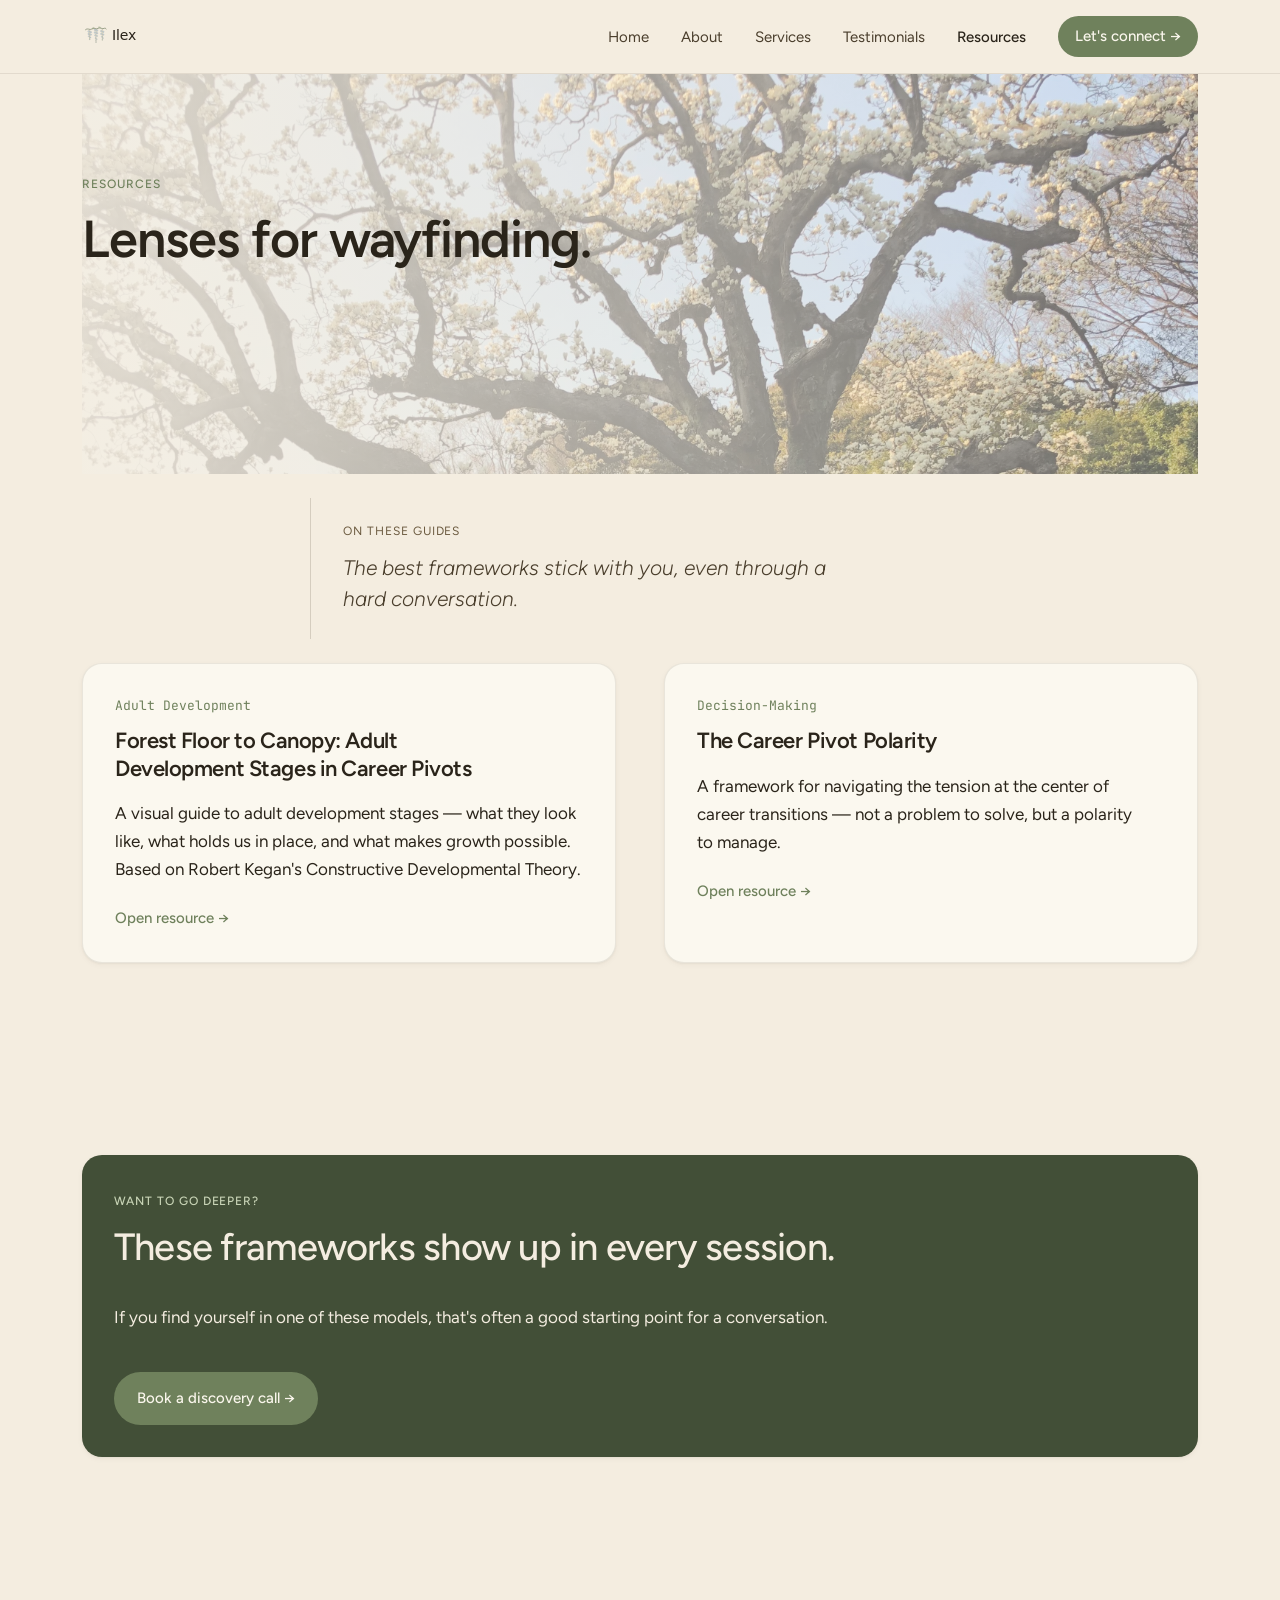
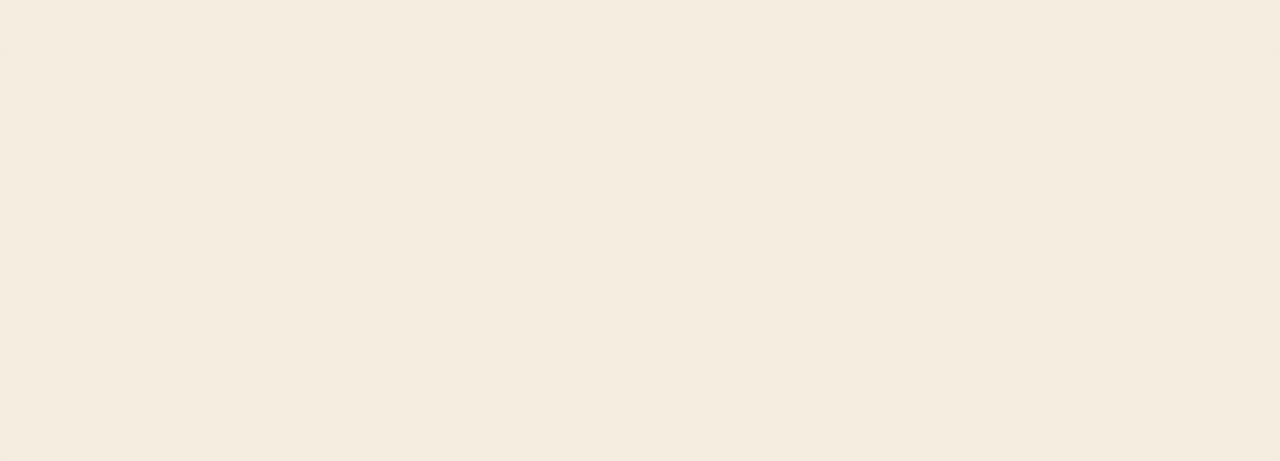
<file: resources.html>
<!doctype html>
<html lang="en">
<head>
<meta charset="utf-8">
<title>Resources</title>
<meta name="viewport" content="width=device-width, initial-scale=1">
<link rel="stylesheet" href="colors_and_type.css">
<link rel="stylesheet" href="site.css">
<link rel="icon" type="image/x-icon" href="../assets/logo/ilex-garden-mark.svg">

<style>
  .hero-section {
    position: relative; 
    min-height: 400px;
    color: white;
    isolation: isolate; 
  }
  .hero-section::before {
    content: "";
    position: absolute;
    inset: 0; /* Cover the entire section */
    z-index: -1; /* Place behind text */
    background-image: url('../pics/tree.jpeg');
    background-size: cover;
    background-repeat: no-repeat; 
    background-position: center;
    opacity: 0.6;
  }
  .hero-section::after {
    content: "";
    position: absolute;
    inset: 0;
    background: linear-gradient(to right, rgba(244, 237, 224, 0.85), rgba(244, 237, 224, 0.0));
    pointer-events: none;
    z-index: 1;
  }
  .hero-section .copy {
    position: relative;
    z-index: 2;
  }

  .resource-card { display: block; text-decoration: none; color: inherit; transition: box-shadow 0.15s ease, border-color 0.15s ease; }
  .resource-card:hover { box-shadow: var(--shadow-rest); border-color: var(--accent-primary); }
  .resource-card .tag { font-family: var(--font-mono); font-size: var(--t-caption); color: var(--accent-primary); margin-bottom: var(--space-3); }
  .resource-card h3 { margin: var(--space-2) 0 var(--space-4); }
  .resource-card .cta { display: block; margin-top: var(--space-5); font-size: var(--t-small); color: var(--accent-primary); font-weight: var(--w-medium); }
</style>
</head>
<body>
<div data-nav></div>

<main>
  <div class="container">
      <section class="hero-section"; height: 500px;">
        <div class="copy";>
          <span class="eyebrow">Resources</span>
          <h1 style="margin-top: var(--space-4); max-width: 22ch;">Lenses for wayfinding.</h1>
        </div>
      </section>
    
    <section class="reflect">
      <div class="label">On these guides</div>
      <p>The best frameworks stick with you, even through a hard conversation.</p>
    </section>

    <section style="padding-top: 0;">
      <div class="grid-2">

        <a href="../output/Floor to Canopy.html" class="card resource-card" target="_blank" rel="noopener">
          <div class="tag">Adult Development</div>
          <h3>Forest Floor to Canopy: Adult Development Stages in Career Pivots</h3>
          <p>A visual guide to adult development stages — what they look like, what holds us in place, and what makes growth possible. Based on Robert Kegan's Constructive Developmental Theory.</p>
          <span class="cta">Open resource →</span>
        </a>

        <a href="../output/Polarities.html" class="card resource-card" target="_blank" rel="noopener">
          <div class="tag">Decision-Making</div>
          <h3>The Career Pivot Polarity</h3>
          <p>A framework for navigating the tension at the center of career transitions — not a problem to solve, but a polarity to manage.</p>
          <span class="cta">Open resource →</span>
        </a>

      </div>
    </section>

    <section>
      <div class="card card-canopy">
        <span class="overline" style="color: var(--sage-200);">Want to go deeper?</span>
        <h2 style="margin-top: var(--space-3);">These frameworks show up in every session.</h2>
        <p>If you find yourself in one of these models, that's often a good starting point for a conversation.</p>
        <a href="services.html#book" class="btn btn-primary" style="margin-top: var(--space-5);">Book a discovery call →</a>
      </div>
    </section>

  </div>
</main>

<div data-footer></div>
<script src="image-slot.js"></script>
<script src="site.js"></script>
</body>
</html>
</file>
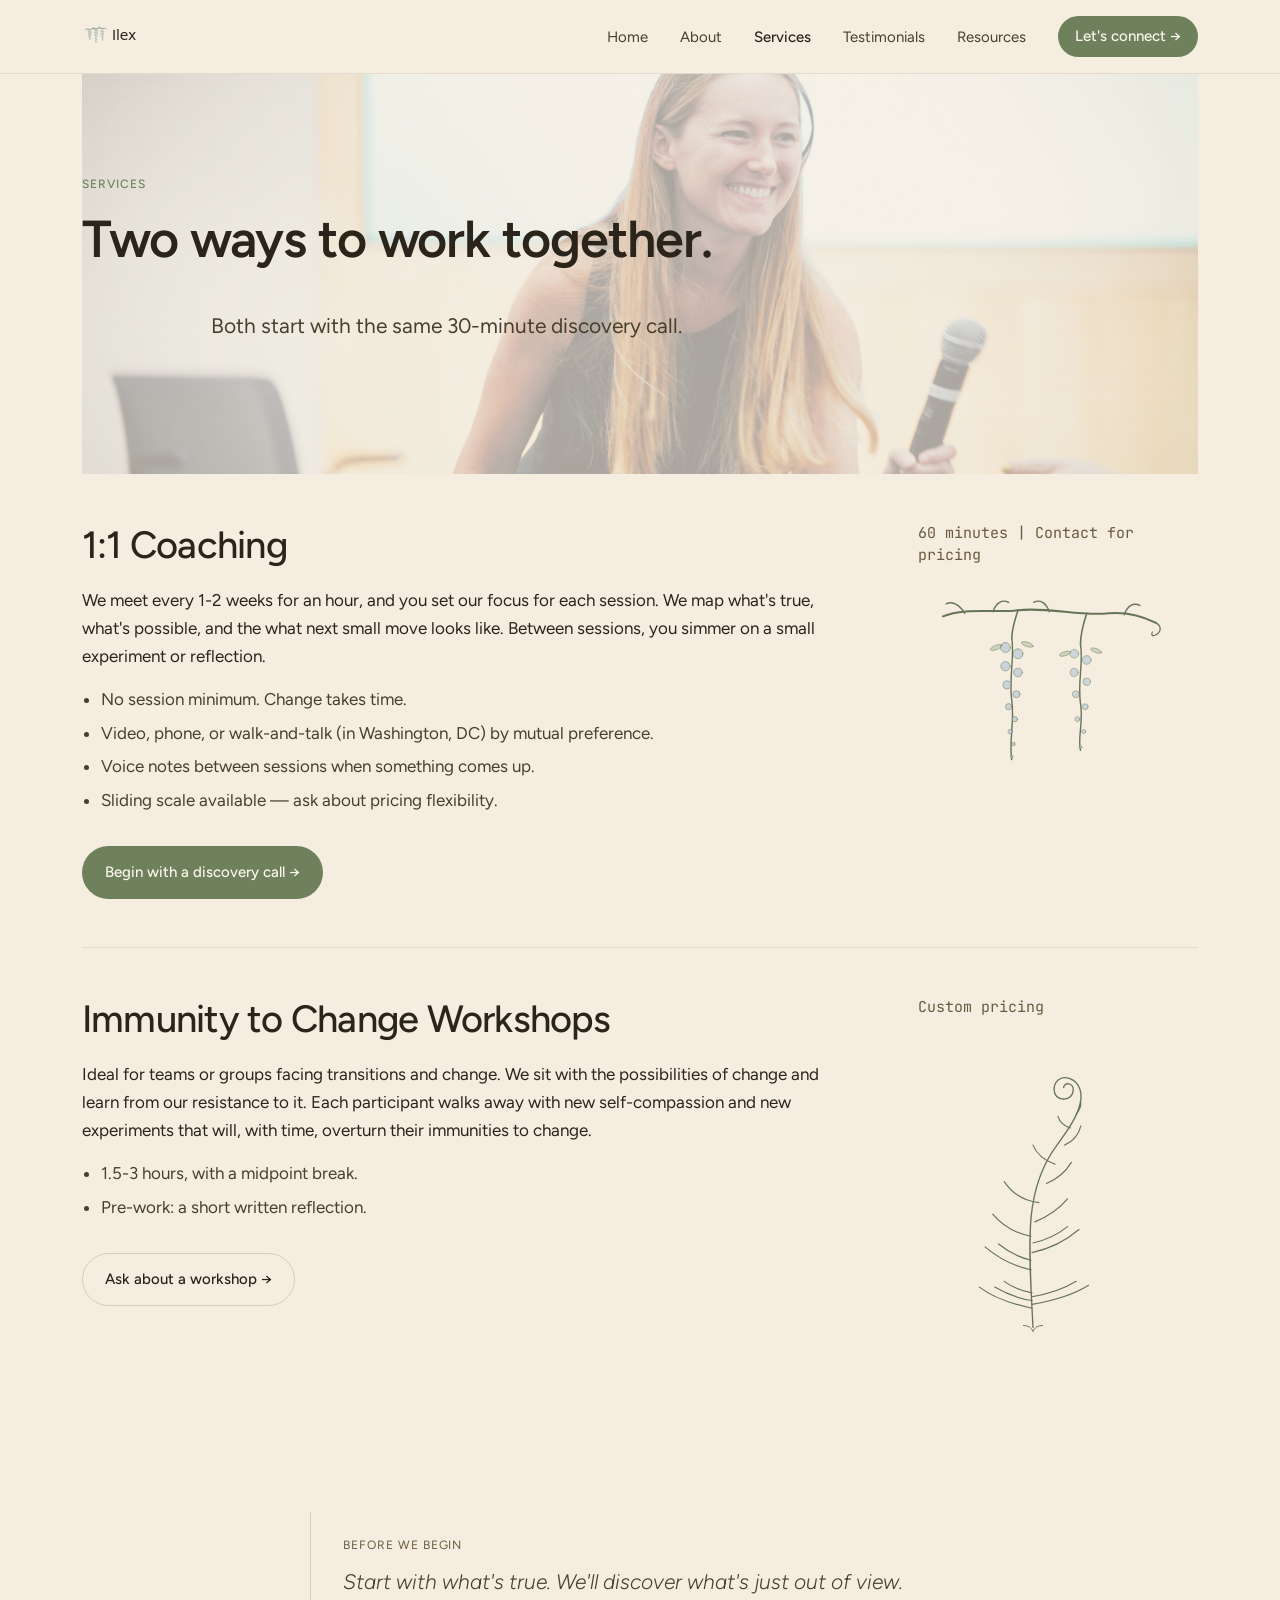
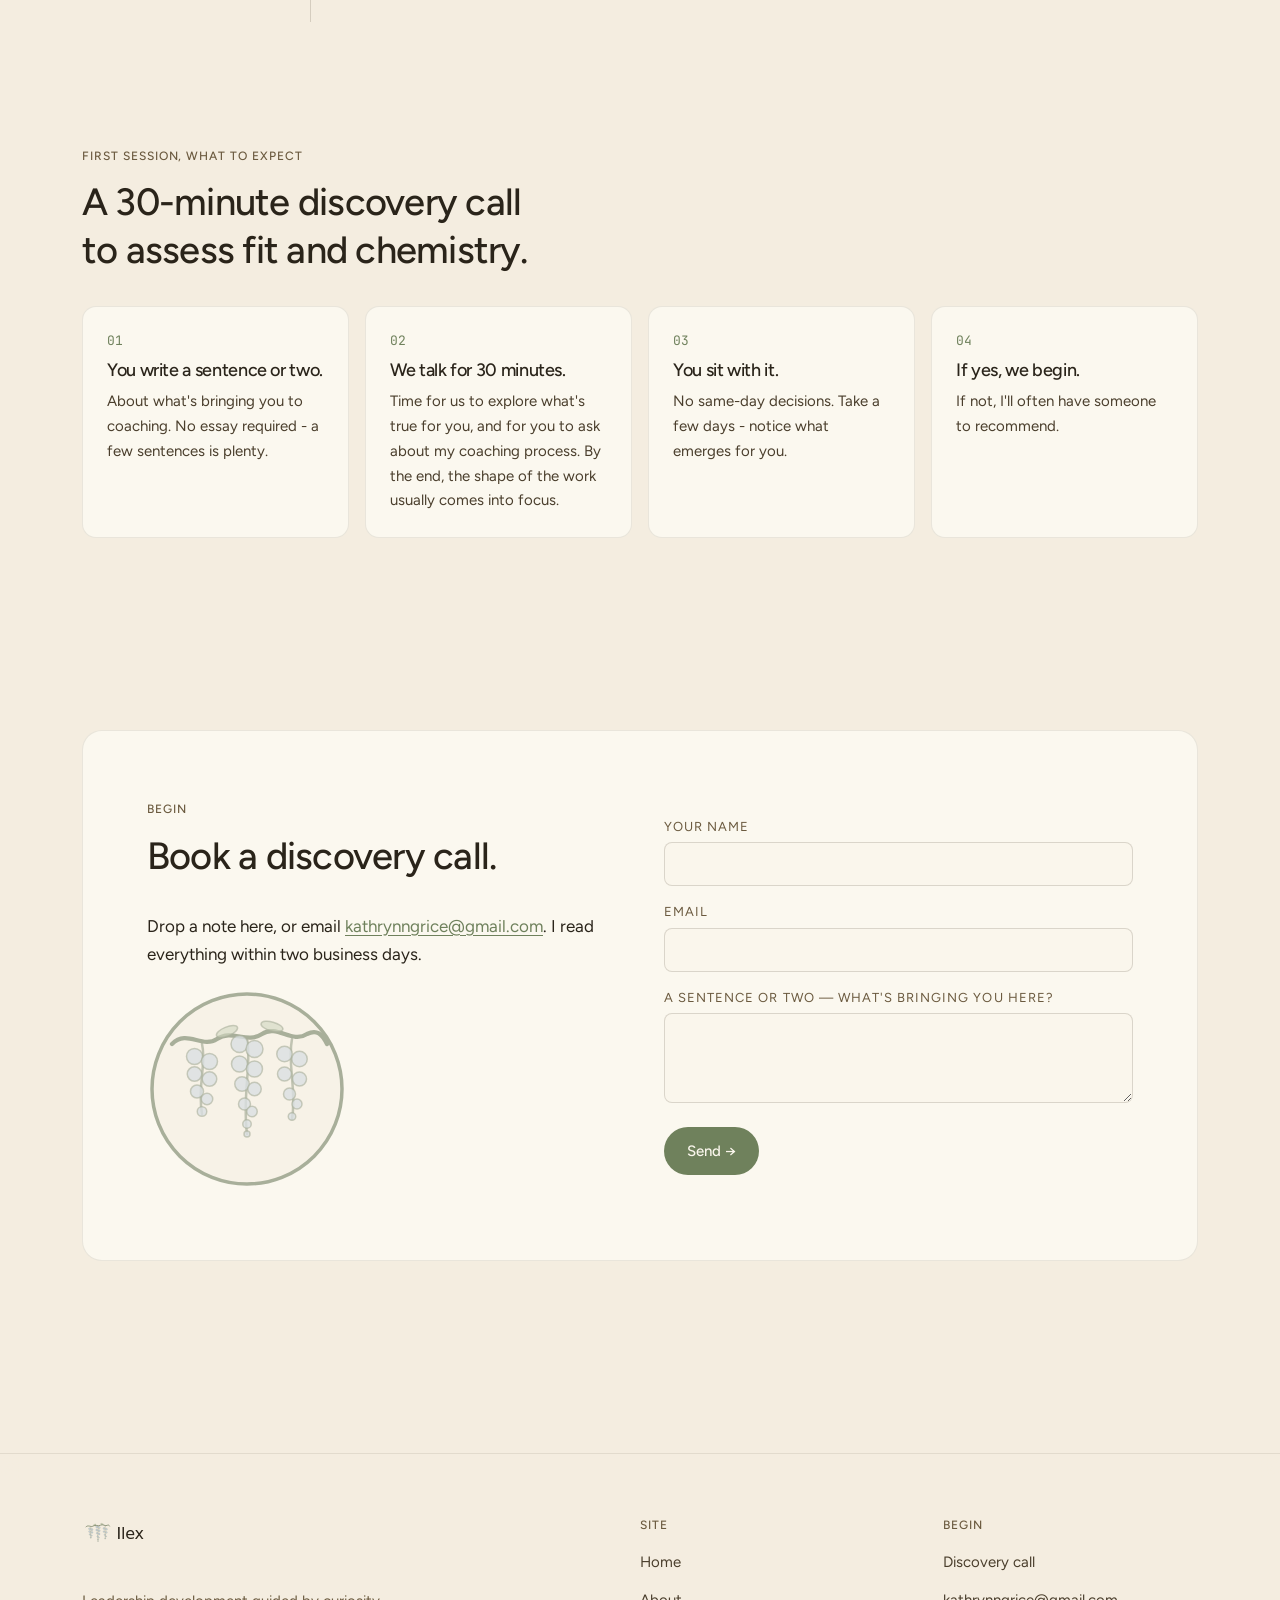
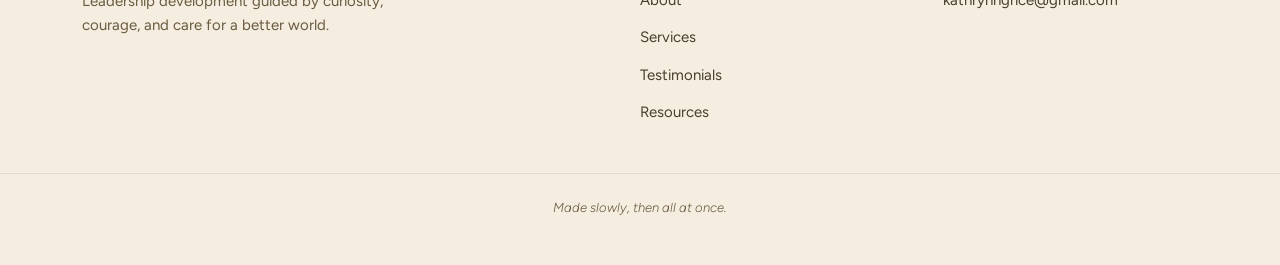
<file: services.html>
<!doctype html>
<html lang="en">
<head>
<meta charset="utf-8">
<title>Services</title>
<meta name="viewport" content="width=device-width, initial-scale=1">
<link rel="stylesheet" href="../colors_and_type.css">
<link rel="stylesheet" href="site.css">
<link rel="icon" type="image/x-icon" href="../assets/logo/ilex-garden-mark.svg">
<style>
  .hero-section {
    position: relative; 
    min-height: 400px;
    color: white;
    isolation: isolate; 
  }
  .hero-section::before {
    content: "";
    position: absolute;
    inset: 0; /* Cover the entire section */
    z-index: -1; /* Place behind text */
    background-image: url('../pics/Kathryn-Mic.jpg');
    background-size: cover;
    background-repeat: no-repeat; 
    background-position: center;
    opacity: 0.3;
  }
  .svc { display: grid; grid-template-columns: 1fr 280px ; gap: var(--space-7); padding: var(--space-7) 0; border-top: 1px solid var(--line-soft); }
  .svc:first-of-type { border-top: 0; padding-top: var(--space-5); }
  .svc .meta .price { font-family: var(--font-mono); font-size: var(--t-small); color: var(--fg-3); margin-bottom: var(--space-3); }
  .svc h2 { margin: 0 0 var(--space-4); }
  .svc ul { padding-left: 1.1em; color: var(--fg-2); }
  .svc ul li { margin-bottom: var(--space-2); }
  @media (max-width: 800px) { .svc { grid-template-columns: 1fr; } }

  .first-session { display: grid; grid-template-columns: repeat(4, 1fr); gap: var(--space-4); margin-top: var(--space-6); }
  .step-card { padding: var(--space-5); border-radius: var(--r-md); background: var(--surface-card); border: 1px solid var(--line-soft); }
  .step-card .num { font-family: var(--font-mono); font-size: var(--t-caption); color: var(--accent-primary); }
  .step-card h4 { margin: var(--space-2) 0 var(--space-2); font-weight: var(--w-medium); }
  .step-card p { font-size: var(--t-small); color: var(--fg-2); margin: 0; }
  @media (max-width: 800px) { .first-session { grid-template-columns: 1fr; } }

  .booking { background: var(--surface-card); border: 1px solid var(--line-soft); border-radius: var(--r-lg); padding: var(--space-8); display: grid; grid-template-columns: 1fr 1fr; gap: var(--space-7); align-items: center; }
  @media (max-width: 800px) { .booking { grid-template-columns: 1fr; } }

  form.booking-form { display: flex; flex-direction: column; gap: var(--space-4); }
  form.booking-form label { font-size: var(--t-caption); text-transform: uppercase; letter-spacing: var(--track-wide); color: var(--fg-3); display: block; margin-bottom: 6px; }
  form.booking-form input, form.booking-form textarea { width: 100%; padding: 12px 14px; border: 1px solid var(--line-medium); border-radius: var(--r-sm); background: var(--bark-50); font-family: inherit; font-size: var(--t-small); color: var(--fg-1); }
  form.booking-form textarea { min-height: 90px; resize: vertical; }
  form.booking-form input:focus, form.booking-form textarea:focus { outline: none; border-color: var(--accent-primary); box-shadow: 0 0 0 3px rgba(111, 129, 92, 0.18); }
</style>
</head>
<body>
<div data-nav></div>

<main>
  <div class="container" >
    <section class="hero-section"; height: 500px;">
      <span class="eyebrow">Services</span>
      <h1 style="margin-top: var(--space-4); max-width: 20ch;">Two ways to work together.</h1>
      <p class="lead" style="margin-top: var(--space-5); max-width: 56ch;">Both start with the same 30-minute discovery call.</p>
    </section>

    <section style="padding-top: var(--space-5);">
        <div class="svc">
         <div>
          <h2>1:1 Coaching</h2>
          <p>We meet every 1-2 weeks for an hour, and you set our focus for each session. We map what's true, what's possible, and the what next small move looks like. Between sessions, you simmer on a small experiment or reflection.</p>
          <ul>
            <li>No session minimum. Change takes time.</li>
            <li>Video, phone, or walk-and-talk (in Washington, DC) by mutual preference.</li>
            <li>Voice notes between sessions when something comes up.</li>
            <li>Sliding scale available — ask about pricing flexibility.</li>
          </ul>
          <a href="#book" class="btn btn-primary" style="margin-top: var(--space-4);">Begin with a discovery call →</a>
        </div>
        <div class="meta">
          <div class="price"> 60 minutes | Contact for pricing </div>
          <img src="../assets/illustrations/seedling.svg" alt="" style="width: 250px; opacity: 0.9;">
        </div>
      </div>

      <div class="svc">
        <div>
          <h2>Immunity to Change Workshops</h2>
          <p>Ideal for teams or groups facing transitions and change. We sit with the possibilities of change and learn from our resistance to it. Each participant walks away with new self-compassion and new experiments that will, with time, overturn their immunities to change.  </p>
          <ul>
            <li>1.5-3 hours, with a midpoint break.</li>
            <li>Pre-work: a short written reflection.</li>
          </ul>
          <a href="#book" class="btn btn-secondary" style="margin-top: var(--space-4);">Ask about a workshop →</a>
        </div>
        <div class="meta">
          <div class="price"> Custom pricing </div>
          <img src="../assets/illustrations/fern-unfurling.svg" alt="" style="width: 230px; opacity: 0.9;">
        </div>
      </div>
    </section>

    <section class="reflect">
      <div class="label">Before we begin</div>
      <p>Start with what's true. We'll discover what's just out of view.</p>
    </section>

    <section>
      <span class="overline">First session, what to expect</span>
      <h2 style="margin-top: var(--space-3); max-width: 22ch;">A 30-minute discovery call to assess fit and chemistry.</h2>
      <div class="first-session">
        <div class="step-card">
          <div class="num">01</div>
          <h4>You write a sentence or two.</h4>
          <p>About what's bringing you to coaching. No essay required - a few sentences is plenty.</p>
        </div>
        <div class="step-card">
          <div class="num">02</div>
          <h4>We talk for 30 minutes.</h4>
          <p>Time for us to explore what's true for you, and for you to ask about my coaching process. By the end, the shape of the work usually comes into focus.</p>
        </div>
        <div class="step-card">
          <div class="num">03</div>
          <h4>You sit with it.</h4>
          <p>No same-day decisions. Take a few days - notice what emerges for you.</p>
        </div>
        <div class="step-card">
          <div class="num">04</div>
          <h4>If yes, we begin.</h4>
          <p>If not, I'll often have someone to recommend. </p>
        </div>
      </div>
    </section>

    <section id="book">
      <div class="booking">
        <div>
          <span class="overline">Begin</span>
          <h2 style="margin-top: var(--space-3);">Book a discovery call.</h2>
          <p>Drop a note here, or email <a href="kathrynngrice@gmail.com">kathrynngrice@gmail.com</a>. I read everything within two business days.</p>
          <img src="../assets/logo/ilex-garden-mark.svg" alt="" style="width: 200px; margin-top: var(--space-1); opacity: 0.5;">
        </div>
        
        <form class="booking-form" id="booking-form">
            <input type="text" name="_gotcha" style="display:none">
            <div>
              <label for="bname">Your name</label>
              <input id="bname" name="name" type="text" required>
            </div>
            <div>
              <label for="bemail">Email</label>
              <input id="bemail" name="email" type="email" required>
            </div>
            <div>
              <label for="bnote">A sentence or two — what's bringing you here?</label>
              <textarea id="bnote" name="message" required></textarea>
            </div>
            <button type="submit" class="btn btn-primary" style="align-self: flex-start;">Send →</button>
          </form>
          
          <script>
            document.getElementById('booking-form').addEventListener('submit', async function(e) {
              e.preventDefault();
              const res = await fetch('https://formspree.io/f/xlgvjpkw', {
                method: 'POST',
                body: new FormData(this),
                headers: { 'Accept': 'application/json' }
              });
              if (res.ok) {
                this.innerHTML = '<p style="padding: var(--space-4) 0;">Thank you — I\'ll be in touch within two business days.</p>';
              } else {
                this.querySelector('button').textContent = 'Something went wrong — try emailing me directly.';
              }
            });
          </script>

      </div>
    </section>
  </div>
</main>

<div data-footer></div>
<script src="image-slot.js"></script>
<script src="site.js"></script>
</body>
</html>
</file>
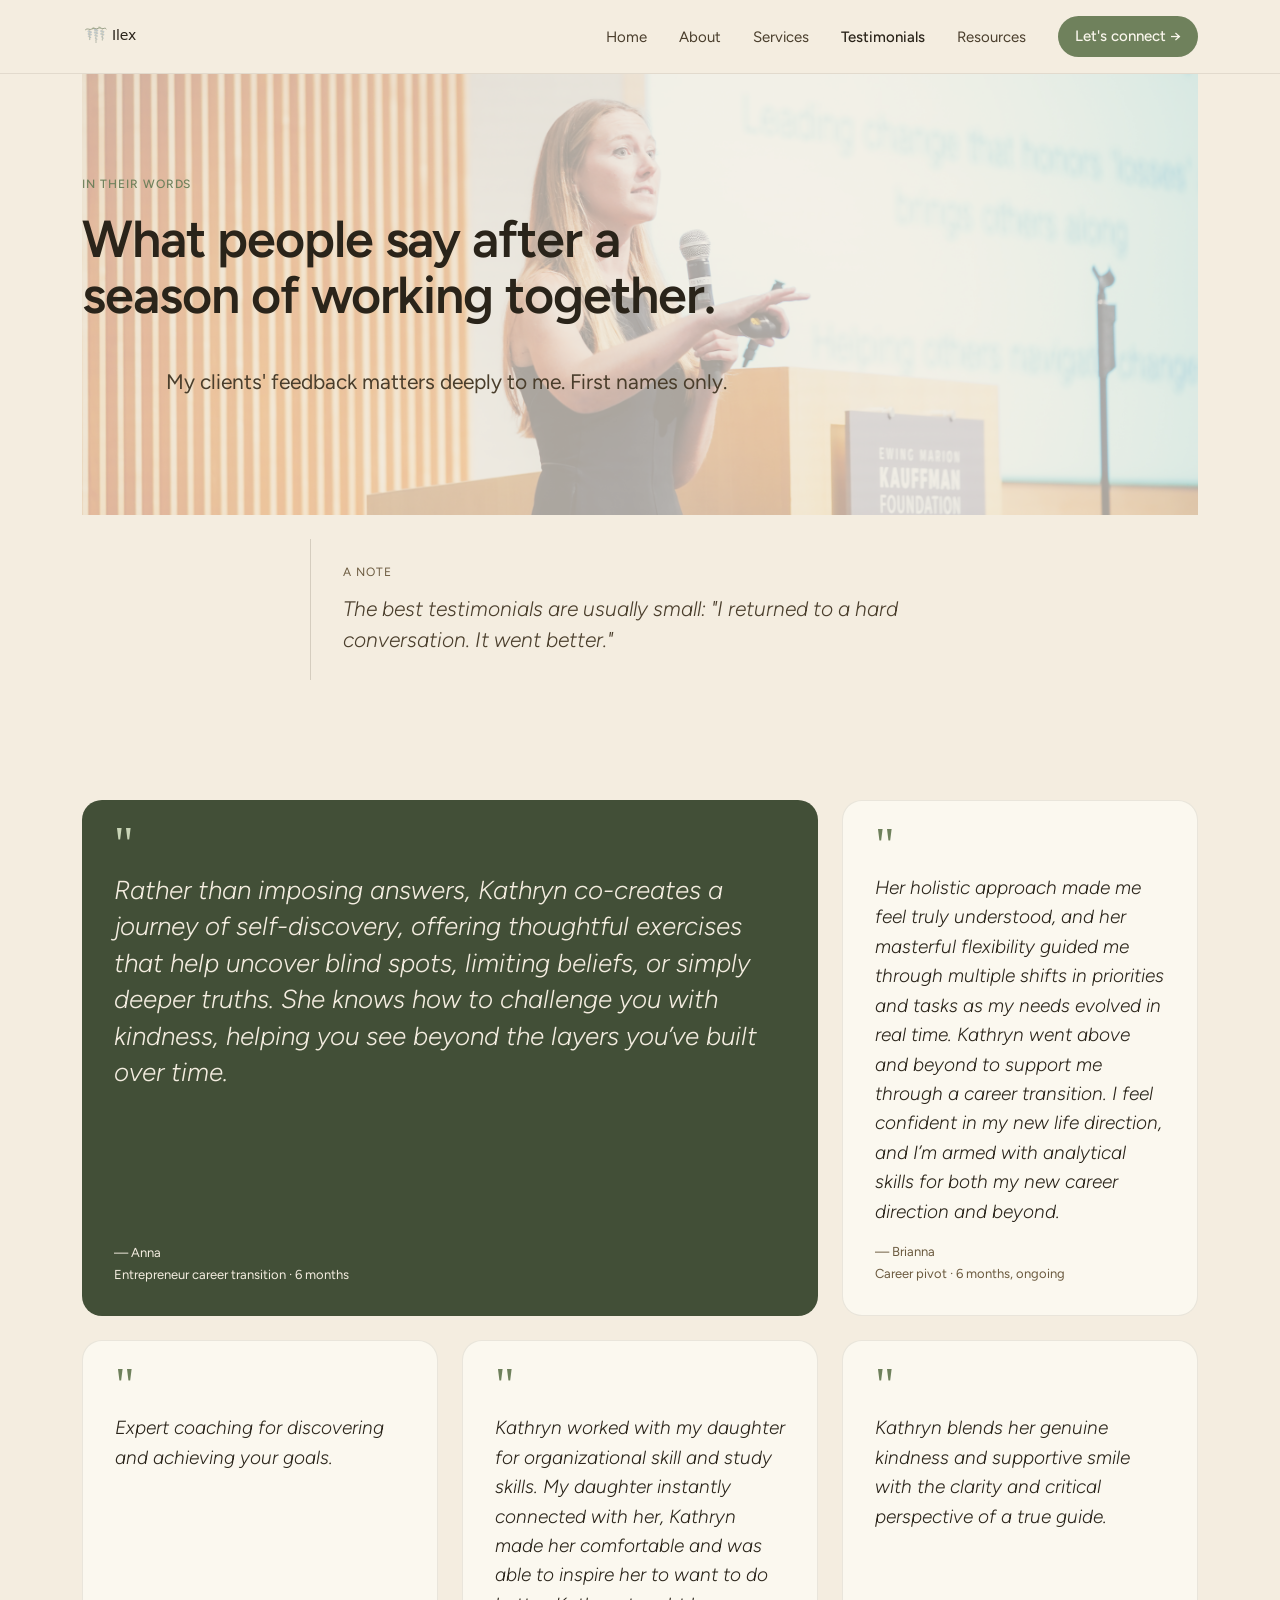
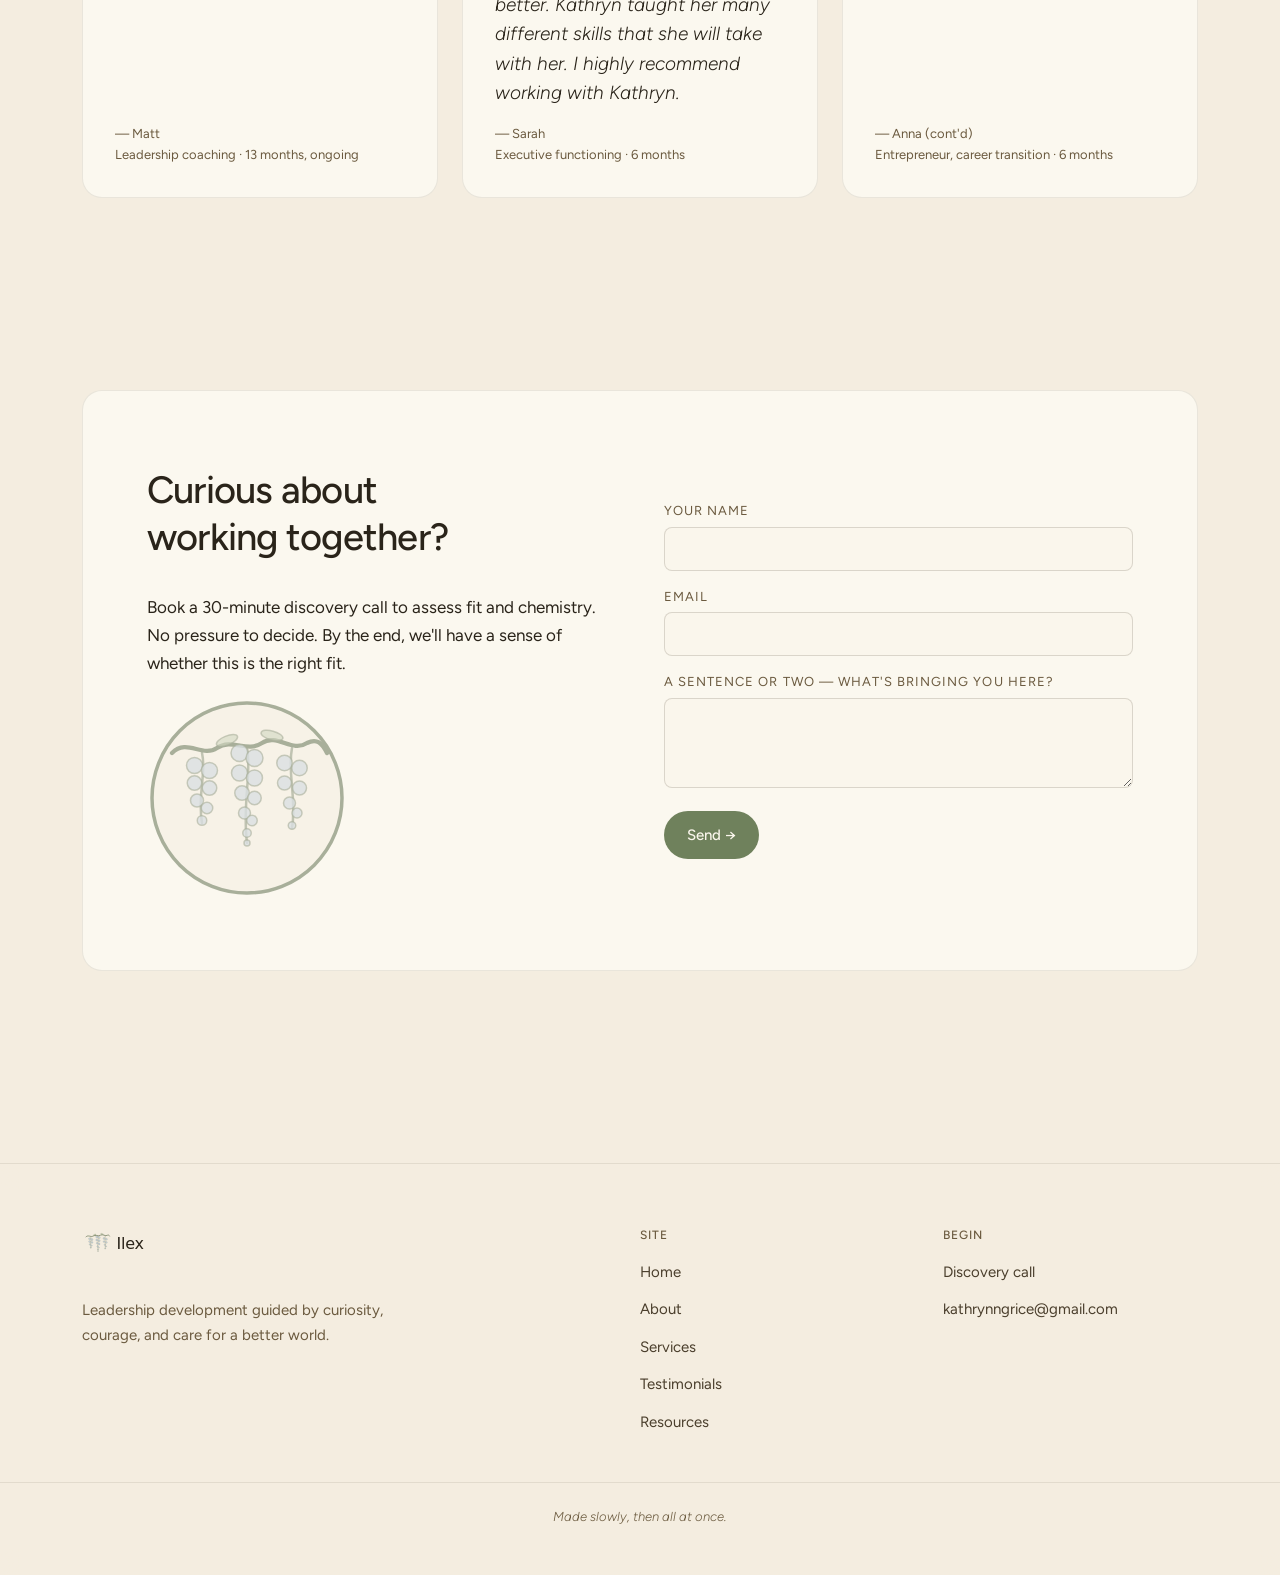
<file: testimonials.html>
<!doctype html>
<html lang="en">
<head>
<meta charset="utf-8">
<title>Testimonials</title>
<meta name="viewport" content="width=device-width, initial-scale=1">
<link rel="stylesheet" href="../colors_and_type.css">
<link rel="stylesheet" href="site.css">
<link rel="icon" type="image/x-icon" href="../assets/logo/ilex-garden-mark.svg">
<style>
  .hero-section {
    position: relative; 
    min-height: 400px;
    color: white;
    isolation: isolate; 
  }
  .hero-section::before {
    content: "";
    position: absolute;
    inset: 0; /* Cover the entire section */
    z-index: -1; /* Place behind text */
    background-image: url('../pics/Kathryn-Lecture.jpg');
    background-size: cover;
    background-repeat: no-repeat; 
    background-position: center;
    opacity: 0.3;
  }
  
  .t-grid { display: grid; grid-template-columns: repeat(6, 1fr); gap: var(--space-5); }
  .t-card { background: var(--surface-card); border: 1px solid var(--line-soft); border-radius: var(--r-lg); padding: var(--space-6); display: flex; flex-direction: column; gap: var(--space-4); }
  .t-card.feature { grid-column: span 4; background: var(--surface-canopy); border: none; }
  .t-card.feature p, .t-card.feature cite { color: var(--fg-on-deep);  }
  .t-card.feature cite { color: var(--fg-on-deep);  }
  .t-card.span-3 { grid-column: span 3; }
  .t-card.span-2 { grid-column: span 2; }
  .t-card.span-4 { grid-column: span 4; }
  .t-card .mark { font-family: serif; font-size: 48px; line-height: 0.5; color: var(--accent-primary); height: 24px; }
  .t-card.feature .mark { color: var(--sage-200); }
  .t-card.feature .role { display: block; color: var(--fg-on-deep); margin-top: 2px; }
  .t-card p { margin: 0; font-size: 19px; line-height: 1.55; font-weight: var(--w-light); font-style: italic; color: var(--fg-1); }
  .t-card.feature p { font-size: 26px; line-height: 1.4; }
  .t-card cite { font-style: normal; color: var(--fg-3); font-size: var(--t-caption); margin-top: auto; }
  .t-card .role { display: block; color: var(--fg-3); margin-top: 2px; }
  @media (max-width: 1000px) { .t-grid { grid-template-columns: repeat(2, 1fr); } .t-card, .t-card.feature, .t-card.span-3, .t-card.span-2, .t-card.span-4 { grid-column: span 2; } }
  @media (max-width: 600px) { .t-grid { grid-template-columns: 1fr; } .t-card, .t-card.feature, .t-card.span-3, .t-card.span-2, .t-card.span-4 { grid-column: span 1; } }

  .endcap { display: grid; grid-template-columns: 1fr 1fr; gap: var(--space-7); align-items: center; margin-top: var(--space-9); padding: var(--space-8); background: var(--surface-card); border: 1px solid var(--line-soft); border-radius: var(--r-xl); }
  @media (max-width: 800px) { .endcap { grid-template-columns: 1fr; } }

  .booking { background: var(--surface-card); border: 1px solid var(--line-soft); border-radius: var(--r-lg); padding: var(--space-8); display: grid; grid-template-columns: 1fr 1fr; gap: var(--space-7); align-items: center; }
  @media (max-width: 800px) { .booking { grid-template-columns: 1fr; } }

  form.booking-form { display: flex; flex-direction: column; gap: var(--space-4); }
  form.booking-form label { font-size: var(--t-caption); text-transform: uppercase; letter-spacing: var(--track-wide); color: var(--fg-3); display: block; margin-bottom: 6px; }
  form.booking-form input, form.booking-form textarea { width: 100%; padding: 12px 14px; border: 1px solid var(--line-medium); border-radius: var(--r-sm); background: var(--bark-50); font-family: inherit; font-size: var(--t-small); color: var(--fg-1); }
  form.booking-form textarea { min-height: 90px; resize: vertical; }
  form.booking-form input:focus, form.booking-form textarea:focus { outline: none; border-color: var(--accent-primary); box-shadow: 0 0 0 3px rgba(111, 129, 92, 0.18); }

</style>
</head>
<body>
<div data-nav></div>

<main>
  <div class="container">
    <section class="hero-section"; height: 500px;" >
      <span class="eyebrow">In their words</span>
      <h1 style="margin-top: var(--space-4); max-width: 20ch;">What people say after a season of working together.</h1>
      <p class="lead" style="margin-top: var(--space-5); max-width: 56ch;">My clients' feedback matters deeply to me. First names only.</p>
    </section>

    <section class="reflect">
      <div class="label">A note</div>
      <p>The best testimonials are usually small: "I returned to a hard conversation. It went better."</p>
    </section>

    <section>
      <div class="t-grid">
        <article class="t-card feature">
          <div class="mark">"</div>
          <p>Rather than imposing answers, Kathryn co-creates a journey of self-discovery, offering thoughtful exercises that help uncover blind spots, limiting beliefs, or simply deeper truths. She knows how to challenge you with kindness, helping you see beyond the layers you’ve built over time.</p>
          <cite>— Anna <span class="role">Entrepreneur career transition · 6 months</span></cite>
        </article>

        <article class="t-card span-2">
          <div class="mark">"</div>
          <p>Her holistic approach made me feel truly understood, and her masterful flexibility guided me through multiple shifts in priorities and tasks as my needs evolved in real time. Kathryn went above and beyond to support me through a career transition. I feel confident in my new life direction, and I’m armed with analytical skills for both my new career direction and beyond.</p>
          <cite>— Brianna <span class="role">Career pivot · 6 months, ongoing</span></cite>
        </article>

        <article class="t-card span-2">
          <div class="mark">"</div>
          <p>Expert coaching for discovering and achieving your goals.</p>
          <cite>— Matt <span class="role">Leadership coaching · 13 months, ongoing</span></cite>
        </article>

        <article class="t-card span-2">
          <div class="mark">"</div>
          <p>Kathryn worked with my daughter for organizational skill and study skills. My daughter instantly connected with her, Kathryn made her comfortable and was able to inspire her to want to do better. Kathryn taught her many different skills that she will take with her. I highly recommend working with Kathryn. </p>
          <cite>— Sarah <span class="role">Executive functioning · 6 months</span></cite>
        </article>

        <article class="t-card span-2">
          <div class="mark">"</div>
          <p>Kathryn blends her genuine kindness and supportive smile with the clarity and critical perspective of a true guide.</p>
          <cite>— Anna (cont'd)<span class="role"> Entrepreneur, career transition · 6 months</span></cite>
        </article>
      </div>
    </section>

    <section id="book">
      <div class="booking">
        <div>
          <span class="overline"></span>
          <h2 style="margin-top: var(--space-3);">Curious about working together?</h2>
          <p>Book a 30-minute discovery call to assess fit and chemistry. No pressure to decide. By the end, we'll have a sense of whether this is the right fit.</p>
          <img src="../assets/logo/ilex-garden-mark.svg" alt="" style="width: 200px; margin-top: var(--space-1); opacity: 0.5;">
        </div>
        <form class="booking-form" onsubmit="event.preventDefault(); this.querySelector('button').textContent='Thank you. I\'ll be in touch.';">
          <div>
            <label for="bname">Your name</label>
            <input id="bname" type="text" required>
          </div>
          <div>
            <label for="bemail">Email</label>
            <input id="bemail" type="email" required>
          </div>
          <div>
            <label for="bnote">A sentence or two — what's bringing you here?</label>
            <textarea id="bnote" required></textarea>
          </div>
          <button type="submit" class="btn btn-primary" style="align-self: flex-start;">Send →</button>
        </form>
      </div>
    </section>
  </div>
</main>

<div data-footer></div>
<script src="image-slot.js"></script>
<script src="site.js"></script>
</body>
</html>
</file>
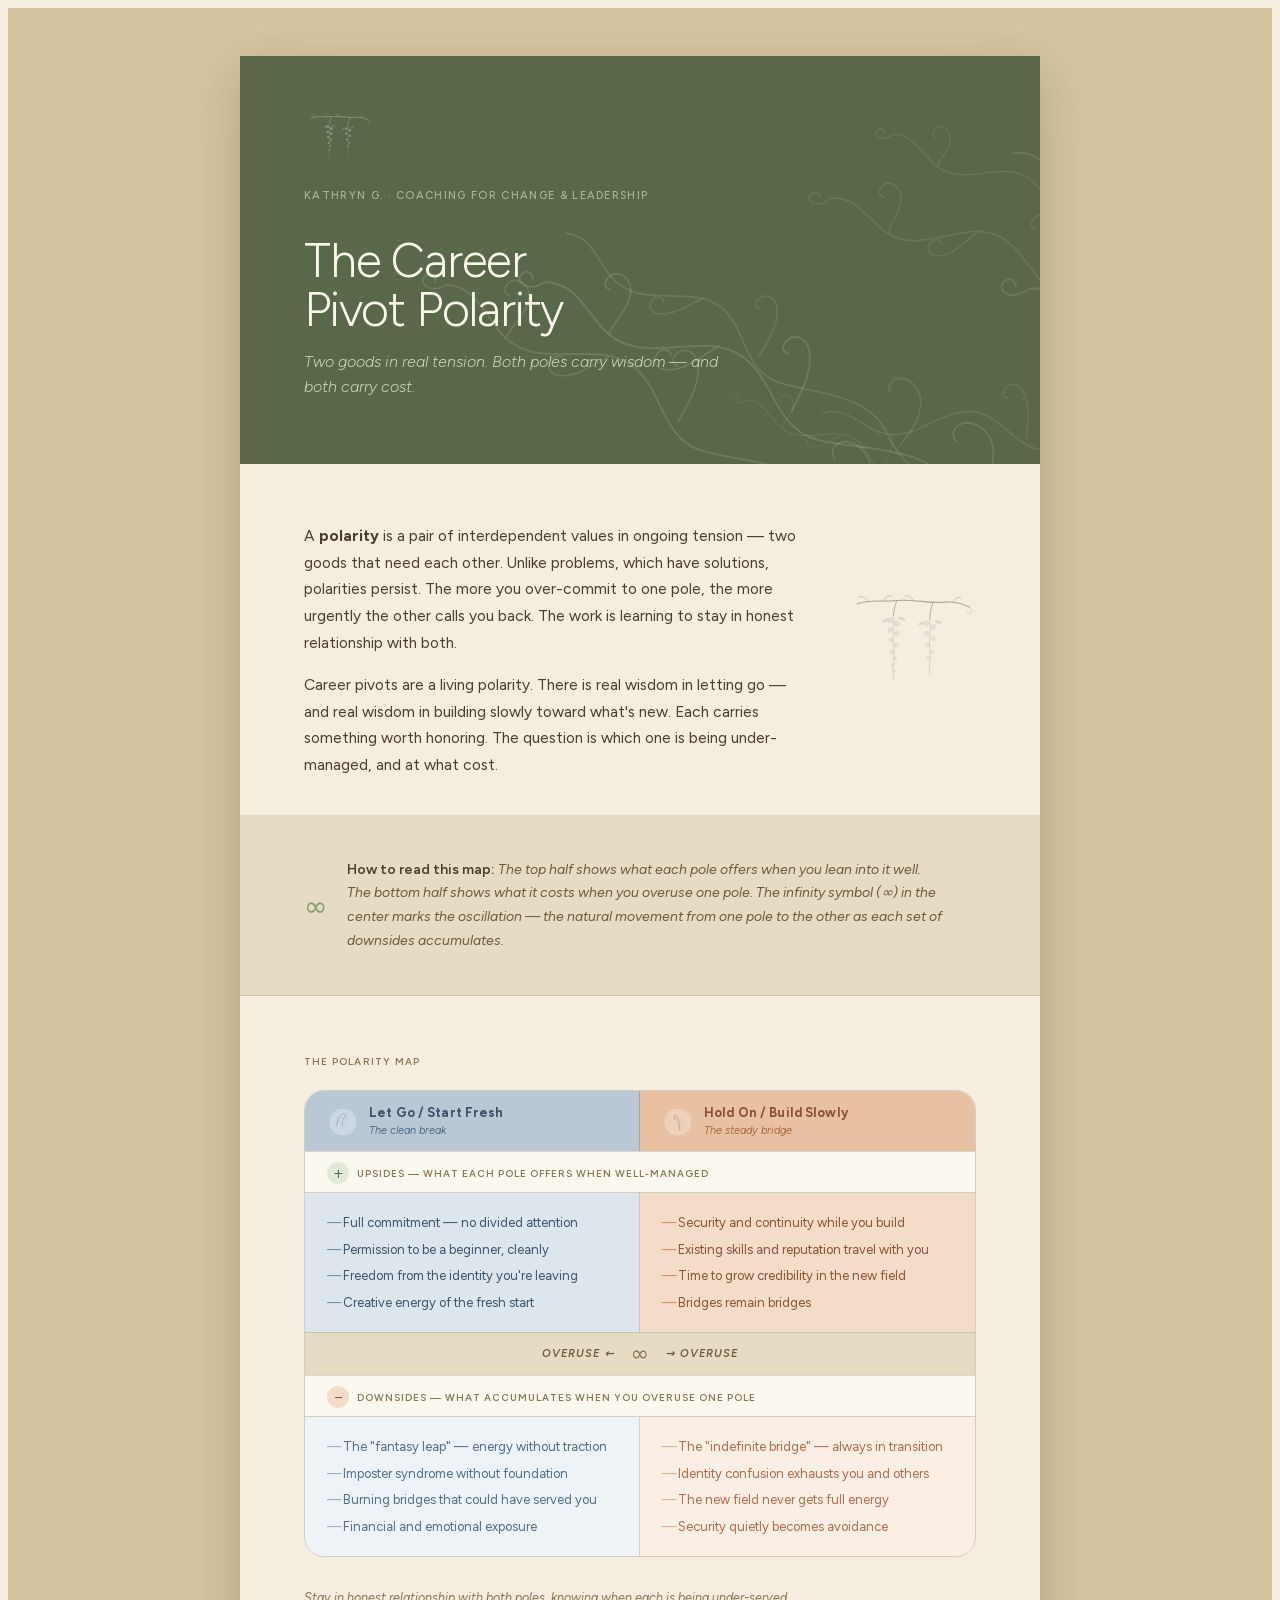
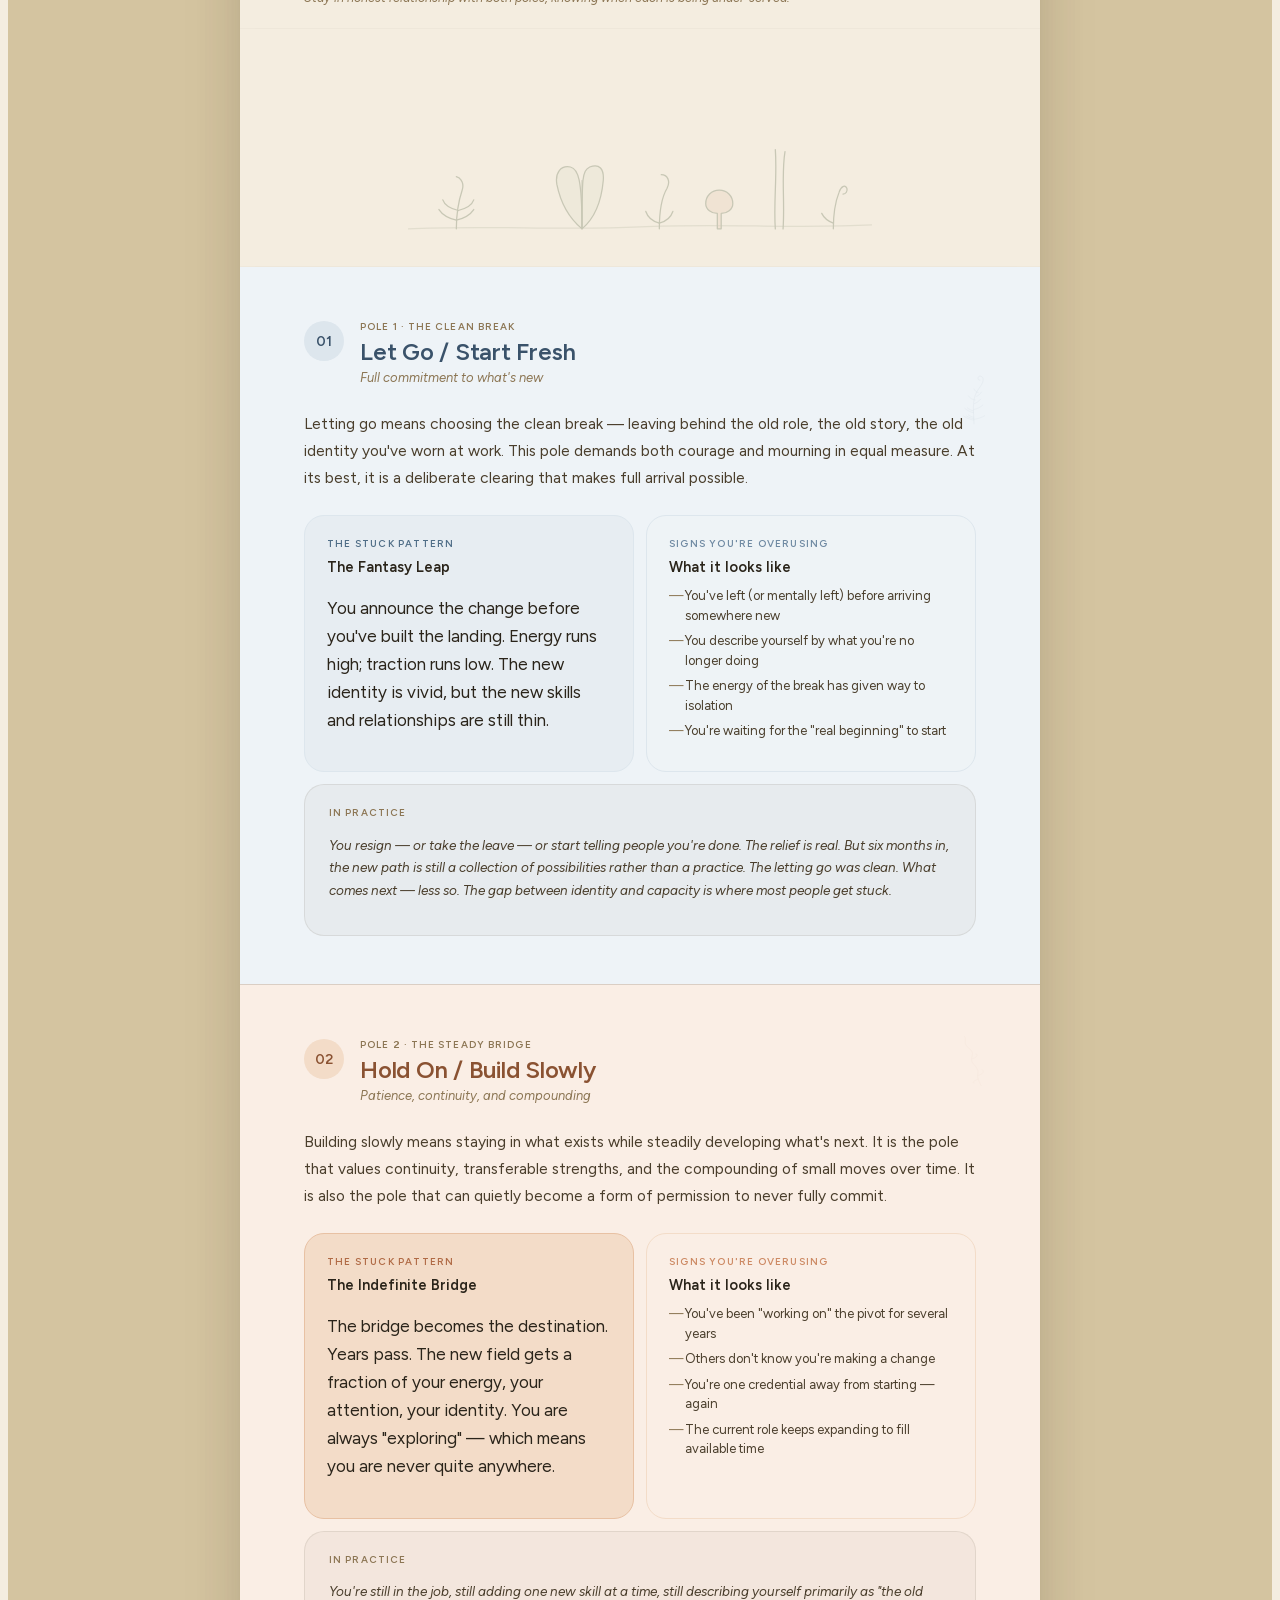
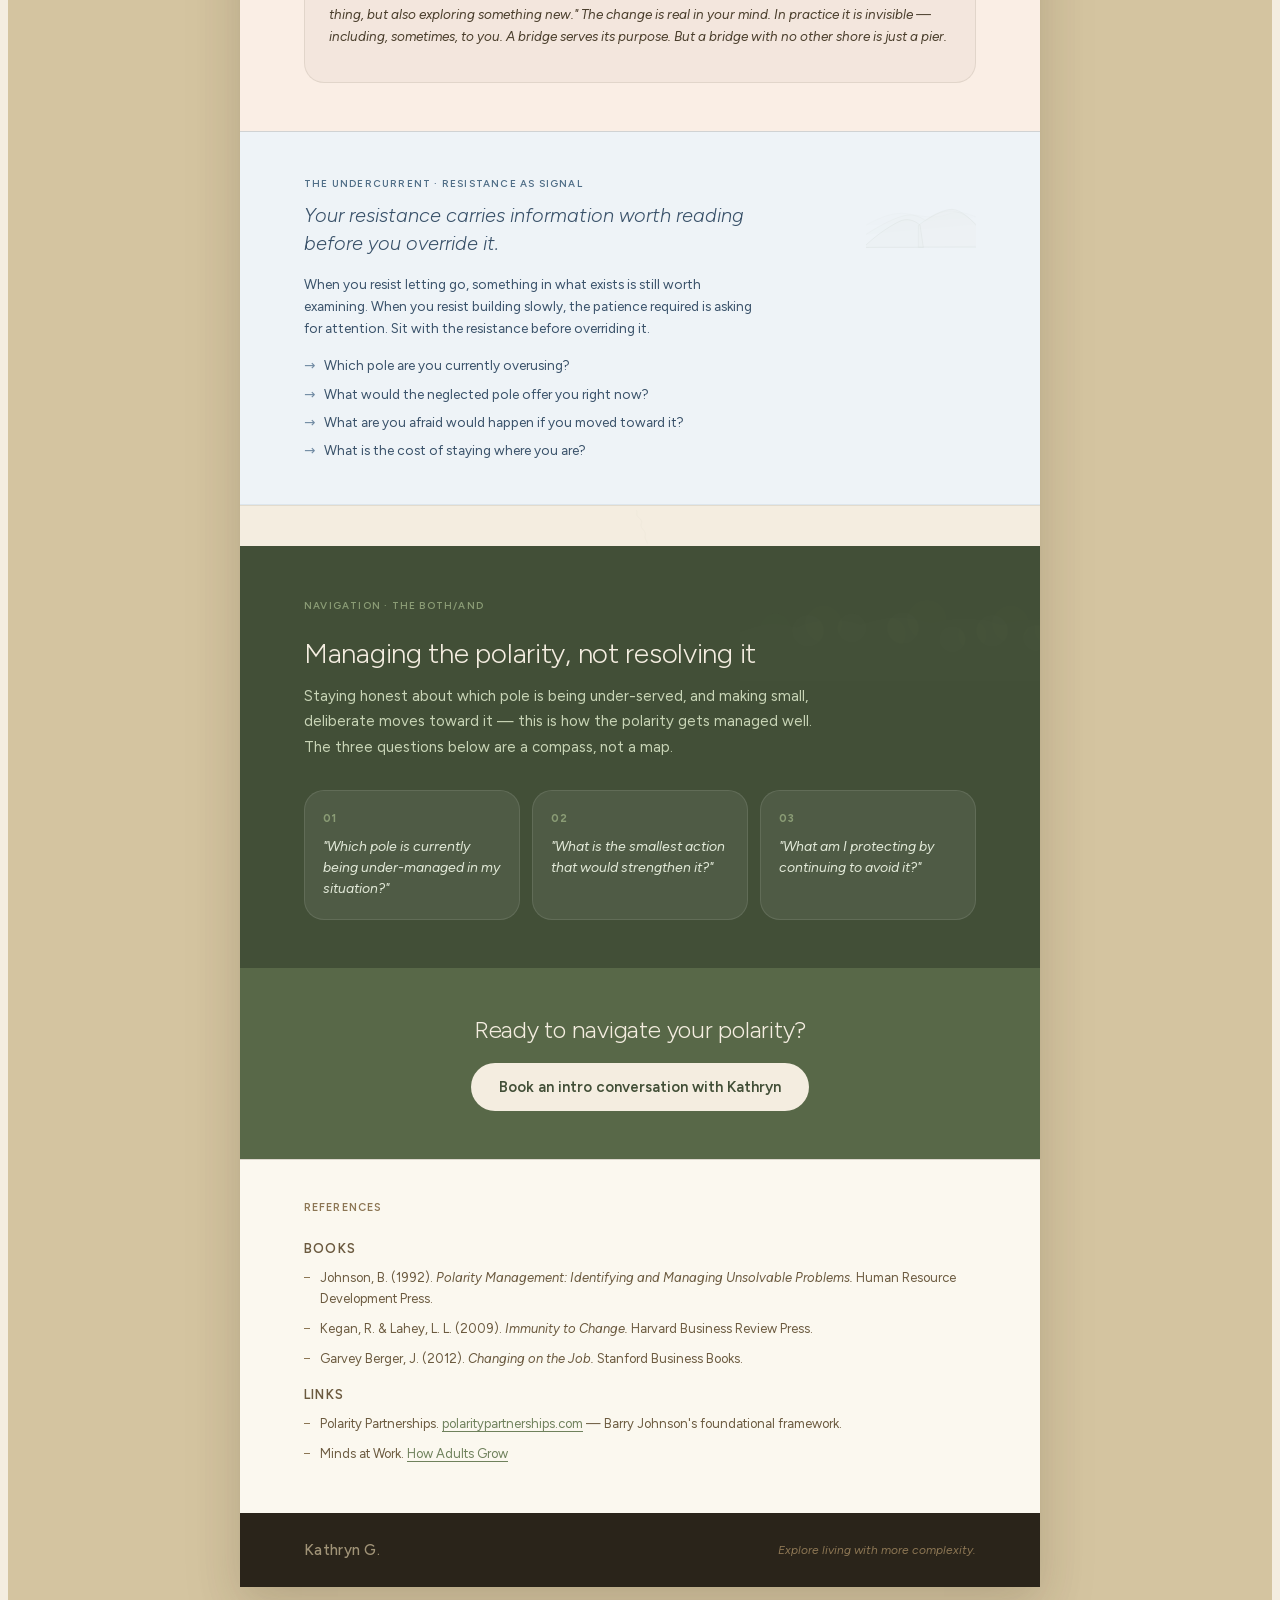
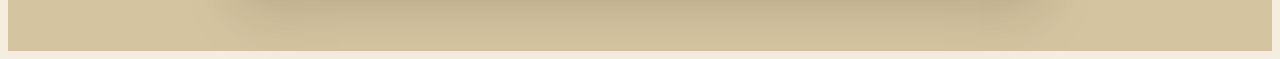
<file: output/Polarities.html>
<!DOCTYPE html>
<html>
<head>
  <meta charset="utf-8">
  <title>The Career Pivot Polarity — Kathryn G.</title>
  <style>
    * { margin: 0; padding: 0; box-sizing: border-box; }
    body { background: #faf9f5; display: flex; align-items: center; justify-content: center; min-height: 100vh; font-family: -apple-system, BlinkMacSystemFont, sans-serif; }
    #__bundler_loading { position: fixed; bottom: 20px; right: 20px; font: 13px/1.4 -apple-system, BlinkMacSystemFont, sans-serif; color: #666; background: #fff; padding: 8px 14px; border-radius: 8px; box-shadow: 0 1px 4px rgba(0,0,0,0.12); z-index: 10000; }
    #__bundler_thumbnail { position: fixed; inset: 0; width: 100%; height: 100%; display: flex; align-items: center; justify-content: center; background: #faf9f5; z-index: 9999; }
    #__bundler_thumbnail svg { width: 100%; height: 100%; object-fit: contain; }
    #__bundler_placeholder { color: #999; font-size: 14px; }
  </style>
  <noscript>
    <style>#__bundler_loading { display: none; }</style>
    <div style="position:fixed;bottom:12px;left:12px;font:13px/1.4 -apple-system,BlinkMacSystemFont,sans-serif;color:#999;background:rgba(255,255,255,0.9);padding:6px 12px;border-radius:6px;box-shadow:0 1px 4px rgba(0,0,0,0.08);z-index:10000;">
      This page requires JavaScript to display.
    </div>
  </noscript>
</head>
<body>
  <div id="__bundler_thumbnail">
  <svg xmlns="http://www.w3.org/2000/svg" viewBox="0 0 80 56">
    <rect width="80" height="56" fill="#4a6b55"></rect>
    <rect x="14" y="10" width="52" height="36" rx="2" fill="#f6f4ef" opacity="0.15"></rect>
    <rect x="14" y="10" width="52" height="8" rx="2" fill="#a8b894" opacity="0.5"></rect>
    <rect x="14" y="21" width="24" height="12" rx="1" fill="#bac8d6" opacity="0.4"></rect>
    <rect x="42" y="21" width="24" height="12" rx="1" fill="#cd8a64" opacity="0.4"></rect>
    <rect x="14" y="36" width="24" height="8" rx="1" fill="#bac8d6" opacity="0.25"></rect>
    <rect x="42" y="36" width="24" height="8" rx="1" fill="#cd8a64" opacity="0.25"></rect>
    <path d="M40 10 L40 46" stroke="#f6f4ef" stroke-width="0.5" opacity="0.3"></path>
  </svg>
</div>
  <div id="__bundler_loading">Unpacking...</div>

  <script>
    
document.addEventListener('DOMContentLoaded', async function() {
  const loading = document.getElementById('__bundler_loading');
  function setStatus(msg) { if (loading) loading.textContent = msg; }

  // Error sink persists across replaceWith since it's on window, not the DOM.
  window.addEventListener('error', function(e) {
    var p = document.body || document.documentElement;
    var d = document.getElementById('__bundler_err') || p.appendChild(document.createElement('div'));
    d.id = '__bundler_err';
    d.style.cssText = 'position:fixed;bottom:12px;left:12px;right:12px;font:12px/1.4 ui-monospace,monospace;background:#2a1215;color:#ff8a80;padding:10px 14px;border-radius:8px;border:1px solid #5c2b2e;z-index:99999;white-space:pre-wrap;max-height:40vh;overflow:auto';
    d.textContent = (d.textContent ? d.textContent + String.fromCharCode(10) : '') +
      '[bundle] ' + (e.message || e.type) +
      (e.filename ? ' (' + e.filename.slice(0, 60) + ':' + e.lineno + ')' : '');
  }, true);

  try {
    const manifestEl = document.querySelector('script[type="__bundler/manifest"]');
    const templateEl = document.querySelector('script[type="__bundler/template"]');
    if (!manifestEl || !templateEl) {
      setStatus('Error: missing bundle data');
      console.error('[bundler] Missing script tags — manifestEl:', !!manifestEl, 'templateEl:', !!templateEl);
      return;
    }

    const manifest = JSON.parse(manifestEl.textContent);
    let template = JSON.parse(templateEl.textContent);

    const uuids = Object.keys(manifest);
    setStatus('Unpacking ' + uuids.length + ' assets...');

    const blobUrls = {};
    await Promise.all(uuids.map(async (uuid) => {
      const entry = manifest[uuid];
      try {
        const binaryStr = atob(entry.data);
        const bytes = new Uint8Array(binaryStr.length);
        for (let i = 0; i < binaryStr.length; i++) bytes[i] = binaryStr.charCodeAt(i);

        let finalBytes = bytes;
        if (entry.compressed) {
          if (typeof DecompressionStream !== 'undefined') {
            const ds = new DecompressionStream('gzip');
            const writer = ds.writable.getWriter();
            const reader = ds.readable.getReader();
            writer.write(bytes);
            writer.close();
            const chunks = [];
            let totalLen = 0;
            while (true) {
              const { done, value } = await reader.read();
              if (done) break;
              chunks.push(value);
              totalLen += value.length;
            }
            finalBytes = new Uint8Array(totalLen);
            let offset = 0;
            for (const chunk of chunks) { finalBytes.set(chunk, offset); offset += chunk.length; }
          } else {
            console.warn('DecompressionStream not available, asset ' + uuid + ' may not render');
          }
        }

        blobUrls[uuid] = URL.createObjectURL(new Blob([finalBytes], { type: entry.mime }));
      } catch (err) {
        console.error('Failed to decode asset ' + uuid + ':', err);
        blobUrls[uuid] = URL.createObjectURL(new Blob([], { type: entry.mime }));
      }
    }));

    const extResEl = document.querySelector('script[type="__bundler/ext_resources"]');
    const extResources = extResEl ? JSON.parse(extResEl.textContent) : [];
    const resourceMap = {};
    for (const entry of extResources) {
      if (blobUrls[entry.uuid]) resourceMap[entry.id] = blobUrls[entry.uuid];
    }

    setStatus('Rendering...');
    for (const uuid of uuids) template = template.split(uuid).join(blobUrls[uuid]);

    // Strip integrity + crossorigin — blob URLs from a file:// document inherit
    // a null origin, so crossorigin forces a CORS fetch that SRI then rejects.
    // The manifest bytes are ours; SRI protects against CDN compromise, not this.
    template = template.replace(/\s+integrity="[^"]*"/gi, '').replace(/\s+crossorigin="[^"]*"/gi, '');

    const resourceScript = '<script>window.__resources = ' +
      JSON.stringify(resourceMap).split('</' + 'script>').join('<\\/' + 'script>') +
      ';</' + 'script>';
    // Inject after <head> so the DOCTYPE stays first; prepending the script
    // would push the parser into quirks mode. DOMParser always emits a <head>
    // (synthesizing one if the source HTML omitted it) but may carry
    // attributes through, so match the full opening tag. slice() rather than
    // replace() keeps us clear of $-pattern substitution in resourceScript.
    const headOpen = template.match(/<head[^>]*>/i);
    if (headOpen) {
      const i = headOpen.index + headOpen[0].length;
      template = template.slice(0, i) + resourceScript + template.slice(i);
    }

    // Parse the template and swap the root element. Scripts inserted via
    // DOMParser/replaceWith are inert per spec — re-create each with
    // createElement so they execute, awaiting onload for src scripts to
    // preserve ordering (React before ReactDOM before Babel before text/babel).
    const doc = new DOMParser().parseFromString(template, 'text/html');
    document.documentElement.replaceWith(doc.documentElement);
    const dead = Array.from(document.scripts);
    for (const old of dead) {
      const s = document.createElement('script');
      for (const a of old.attributes) s.setAttribute(a.name, a.value);
      s.textContent = old.textContent;
      // text/babel scripts with a src: fetch and inline. transformScriptTags
      // does XHR against the src, but blob:null/ from a file:// origin is
      // silently dropped. Inlining makes it a plain inline babel script,
      // which transformScriptTags handles unconditionally.
      if ((s.type === 'text/babel' || s.type === 'text/jsx') && s.src) {
        const r = await fetch(s.src);
        s.textContent = await r.text();
        s.removeAttribute('src');
      }
      const p = s.src ? new Promise(function(r) { s.onload = s.onerror = r; }) : null;
      old.replaceWith(s);
      if (p) await p;
    }
    // Babel standalone auto-transforms type=text/babel on DOMContentLoaded,
    // which fired before we swapped the document. Trigger manually if present.
    if (window.Babel && typeof window.Babel.transformScriptTags === 'function') {
      window.Babel.transformScriptTags();
    }
  } catch (err) {
    setStatus('Error unpacking: ' + err.message);
    console.error('Bundle unpack error:', err);
  }
});

  </script>

  <script type="__bundler/manifest">
{"83603e66-1cf1-47cf-a1e1-2448c1485498":{"mime":"font/woff2","compressed":false,"data":"d09GMgABAAAAACh8ABMAAAAAVqgAACgMAAEAAAAAAAAAAAAAAAAAAAAAAAAAAAAAGoMJG5MkHIFuP0hWQVKCLAZgP1NUQVSBGCcqAIQML2oRCAq7GLEpC4J4ADCuOgE2AiQDhWwEIAWKAAeLRxv2TiXsRvy7HSiCfd8zRFGaWFXx/58S2IixA3WDt6pHO6J1XCa7hXFCrGcnU7YqMcAYCVmrgdCNFolrJNpIA4G8xAIthQI5XCa0rGXKJxZpqVumoRwuybVtuH0Nzfdx/P6x+rjXO86GBjoun/tGSDL78/w2/9z3iEcKSKsIJioWAiKigIFgBmLMXjldutCJunAZ7lc4nW79w1X9yO3/v65f05XTSREtoVXP7MdEChaJzQqL0GRjPwqN0UhQCueOCBsjZ++/QCBrydWhQybfVKgKQywUOkCHfMfTaT8B65OY9lOcpkcw7aXGpoqwG2mRx3QwpimH/6Z7tadK79nKVOCTroRwZEhcAJiz+q9BBEMHLioqrAXAKjAIgEM381AfZsZXvD4Bdd9SOMRSJLUrU7W95eHmn6IS/IBCJMf+MZxSD7w6VU+ootyFXDT/j388ng8wJTAJVACVCJEOcOZDpsI7K6TKIQYo5OyQ2xwpV6Jqp9IuOtd1yKWLsnHl3vDUj7X6d998TLxmQjvRPROsqkTaJWw6hEwpFolkhunoENUK+o5ybIKptr+JLk9W8Y/[base64]/t1MdZGAJQDQMgA8Bh/ySst9WIOAAIGOj879J1i9NNMz5/8EUswXJCSkIiUwi6OaYbz50vlHp4eskUvv4ByqDgkLDwSLUuOtZsSUhKseUXVDYTJAFBwMwMEAA6pWzYiJ/S84G96pfZjcBGAgATxAJAMPjKP2Y2gk+pK0G6eupUB/gAEEvHrmTBrU9q2nMjlxMdBQdCB4CaRDBCjd9jIpE3IZFG0OF+mws4sHGUfQAgah8A7uKcRS8zIWgfQEjPUGOTACAE1Hhr+6DGBZjm//IVaWEbt3zzSRJoGL/l703CRuYec3GOWntnG15OtUADVQ6Zmv5kVY5MZ4OF1AKNwhNyhfwKx/Ee6xdtwauYRU2zOkvHCcvq1fVKkU2ykcw7Rt7Bo2jkZhKA1gU0ou8AqHPYlB/y0YREn/Y20i2+0xVPHWblkeqedyZnUb1dhdX8ikYn65NUO+rCfIDA7d1uA7Q7atJ4t6N4lOH6beq/72A57PBxuiYt7bGqpL0ocRM7P4ve4pvJbluN6VLOhqzdpo3gV800wxqWK4l5pAYJ1JBqkXM1IJ+d4TagIa3ly0swQbbUiRQadULHQ883GlX2funqlSpcpTbkVCSEWEVF3wvI0ftylEH1rqY5H2iyx63f10dJmypSxZBAyqgdE4GXvUnCjC/A4d4TLy8awULhQwB+SYrU+CBbwoCvBO9ifF7aASjQYcKBjxApHngix48AgggjAi0xGDGRSAp2MiznRZ0SyphEtdW9nDOVJmb/ZS4ygEIAVgA6AAEAhHDH61W9qnaR6HxDN4L53d0AEX5vJwI13ijEpr6BGDxpjN/LAD+v/FE/KB/Ur/FtvtGX12ee4zkITBGZnURq7Gh6qQnt/R2gyr5iqedoWYuuMGoBUEM1P4H6tZcGi6kdT+vk4nfKKIK1YOzCG6fMJijtbYlGzbzKdqyAgJTAH1FRkf0aQQ7BELAcRYf5SBJAC/JBQ7KcneDyFAt0xRK+PUHFASXUkv16+kBM+Dmk6Ecasd27b5BQCAZHQjZ2gjkI1f7/JkiUJJmVjV2qNBkyZXEo5VSmwhwtFmnVZjGXDmustdU22/VU9F0AfB8AYGyCUEIIeRdD1zRsjIE9hV0yURv4rsjFD/gkDsNKUI61pWIiuxUoF1jLCS1aUDw5aNyospB+RoLwJAEg+UKVKjIo9F2FFmvQVakRb9omTcxhHi3MZwFrWHsKQNpHCCtWrFixYsWKFStWCb/LUrC3shUCRRTjoBQnZVRQSS0uOs4BWPvM1HptGr36XSVs9M/pcpBOyMqAcWZtMlmsmUWzOelrfOFv05tAvmpG9TSQYngmJ9g+gvML6MjRK9D0U0aZ6V0arICFLLdxG9PoEIr6tB86fLkBhk+VQuMwEj6XQ3i+5uXvKdIEoVwQfng5TTbUUqasKf5zMpmqyBEdwh+Fk97eCQmCJiHN8UUEqSHgEygqFR/BlatuQ9wnHHflOXfnceInkfj7xxizLc4wkeO+J/YSbyct4HwF2zSO09lA9wXfv4lfAgKQBQMgB8BBgiAA7Vw6rBcIAIGf/zcy/sirJE/gbmsW56lQJJZ4KoNCwyIMyalpOUVlFVWz5yxsncPPmVT4qZABdmKKr2FpjQixKadOR4RH/QjMAICRfp/97QIurP7/Sg5dcoA/cAPARgCAvs5hAHI4VOYUAD5ian6wrX81zEYA8E3+a4XogHB4UtFLks2pAQIAqKsJwGtjEbUOCCuMiu6NEG17TPGIPZlte62c6b1dCLGAQf4lAkLcchwAAP3i3f4XBbwSOXgcntA/pk5bEBVlBjMAwADgAPhwCAAfKa8BxJMjkWGRs/jIidwLLKSIoovPVkY5Taq2tn4ej4mec3N9EU7CCdm7IR8MGZYPk39DCCJS6ssbXFjqYrKUWnb51TSln0YMVsAb4CV5/i79W0cthNdcWM7u3TfCsNAp7BQGhQ8Bbl/u7NY74ztAoEk0HBZp02GVLT7TZ5ezzvvPc8uaZwBGxtbfuyK4AhTFCA50TgxlaEqxVGCr5K4GTzW+WlxVRBoI1ZOYQmwyT9N5mEZuBoUm3mSa+ZrF3xyB5gkyn1KLYAuoLBKmTahW4RZT6xDJRaOLzlJaS+gtF2slgxVidDNZI8lGCdaz2izRBsk2sdsmw3sy5fhQno/l+ghJIaNVzNZK08Nmq1TbZXkfAsCBQfio6PWMVNKGVGeehb85+SyhFogOgM4B1AoxAdBXgNogNgA2DaB2iAOwawB1iAfw/gB1ii/2QqAuEFSJRwAAhgAA2gKgGpB7AeplQOkP8EsAADBYXRaqmTCXs7QBRgEj1Q1FoD76MW8QUq/MUSC2ptoYaaEeXtmBkbFtqr7bS+pGDfSql5dBDLoBhDGVNoAUF93YSOB+95kkJjTladFIwvsUEoXOuct7zKOrvyKED2h0cqB5G5AiJVT3xxw+6ZjLJi2z+J9347FUH/BZ/LsUivd9JJCAnMx5yBCf1RO+EJEKbrEoswavzDUGfMZkEAZzTPulH0UyZlxMhOHROwUrEfgBs1gQOWIijg8/HMpBr4uwIbqgSqGimMa4dwAcapI3DBq9bIMtkDIqdffgg2oJFEkoqQlK2EEXHPXGDk0iP1AsTM3l/kTP4Kb72fXdvfs4qIqw7nt8Y4HNuFkm+YTga6KaomsfL3Hgk/vS79h1vLx9lz1K+4JlvgqLv1FaeEBOJ11oSKn4/UOVs4BINLPATvNhCuIg2p4N8BkDFlqk9/PTidZTB6JToiMaWct7DW69UyIVoZ0/ycePWdqDoFXP7HucXn2cjCyNADZvlzkLxSrigtd3QP/A2j3scOqiBzSJgE1PynLWNNqR7kMpmPx5bfYfIOUDOjZa7/GNQvrfeDf0xySm19gH5Oupx5iohWt7xXqqZK4i5H4Oqpa33ikI+oneY3n87lBgSg9dqZt8piZxezR82NKQGVh0+GJdocQ2465iqVaP8HB693ie5CMeSfQUw/RnuagojVYMl3iougzJFDhxNLMptLfkUZN8CKZjbqRzoqobkx7h2V156T0q+7JFeM8isW7KJOSzCZVnypZM6KwF/yDG4VoEFYmCb/CQTnZqCsGRTbfrBwb7nDo1seKFfWLBzEBt/[base64]/ZrKHYiN0DhKiaq4cNCaDPmDZ3iJ8NjIJlExv2Jc4fLu7FeXc8peXJPeb12ifsL25t9dhz7JSS598fD4m2MNV+JvDYd2Ap/P4hw9+mAgf5fX4T26v8W+OxAhS9DXr3z+Fhh0fzl6ctBvmnI1jdkibqUsfDS+zyvvHJwMmpWlMV+xpnCykzuaKhwRdmNU0KyMtCiKxMv0XDjNFVRbuwMeiK7OGzZ9PQsdU1Qoe0IaVR9zjwVGGYP/Vbe4Yj5gFvPTEtsqyttU6csjVmrqwvNzzFMeY/1XLirIcO2AUpN3bHdQlOMJB3e2J0f9PbNl0tsKDdvO8xmTN1cZvmMM5mVae+cUbEyKktX45dpspmf33veMyRhrqo819RET2QVRi1tSS9MbY3Pb2RY9/T800PPMzVWZreEyFaao7S9M828fvt1aV9Gp0HY8PYH268Mt3siBF9jWAvDTIvObWEfv3d6cGCuv7mQkZJ2zpzzeLkmN1WbK+08d6M+vzM/q9Y41pZ2ozAjOZQjMP0prrztQFF1By/sfrWE9LSHSoqqiwbbI4sLawrhh9WcXUMfdRMq5f9NZRHGMg0zLdP+14XOi+lkpM3WpE7yWMJ8nju58aPPHFVps7R2Xy3Wc5yGGR9/4iiPyV6W6VzBfoNdFLp0SnpW9orMsiOwcqanD/4S/iPRqQ0uH6DnVdUm8RcGJ7XIKpnUVeFeMcVfKG0BUUlT6ebUrJQeEDKMBZIdLzN+X1OYZI2p9YlP0vjHWiTfJLrNTwhoC01Iqpqny7CWhUcmq0+efdWQFFX4Ea/E0LC2K7nuN9JDfRPC4+yVC6OBmcZ/0UZOeitPyEylWQaMyQkmv5Ibf8b/[base64]/ai/WjtrCo6DKtqXxgh8xhj9Lqy/S3vBe1JA55ItSUG2cP3Vm6Yalm6UOD0HA97J+wOZZkW3GSvIWZuXGFrMSm1sY6DdfuFCRHF8gOarOQNa4oKXlGERxfnWJ3f7Vp9xenbozIbpnEnZJ2yph2jlWY1zxbJ76Q6EwImMtMY9pTZzSaLJYii98sZhrDbp852cyPzNcayt7bLil+HqEt0cQ5d/R4OpLVoJg9ZFS5mfKmOJ3N7s3hHsZgxMoV5x8JSqqs4OWG8kGb7ljZDJ0r/QuGjbO5wqg/ubv6P3rOy+ZUlUUYy8ePR0mw+N4DNqNn7orhzeHf7nMkaK6Ac4OI2Y392P3XYurhKvKG9TSbKX+aFp1cUasglAuiC4M8ZPdrWg67QhPPGNkocLcNTmZqRkpliBEENyojLXvWXEuSLtqpNZe/v8PLYYvSnSuSmRevkZVfXhWosaoKvc32wTAB/IiGDJ8tzsWfWYKDfBOFh328Tv3IHPhbGaG2lgbEJeTod8/8IiNSnxEd5N7VtyKFF5eiCtOmFCvhMibGp9ITNIaSpSWSHcZZ43y49ENtfH1wIGvnKq3bPLiCpc5mXsqj+kmZ1uLASjEca3vvt/eMKT2/9sSNDcdbe7kgnqqe7OfushNv51W2/R83tX+s31yQ3P3mfSC085frl65oWrjSuBS+eP6X/G588F37X31Hlv1B+vMsu0iCujHBsg2BdlmwKbTbdWJ7ormn5+vvu5cd80+8HH8/I3daqCl8lAd5czjzONy5sxvXcTn1t+EK0Bheerh4sag1L70VtHErWws3tcLNiy2tjvbWsc1FhFB2Xr+tqh+i7atac9DyRZ9XtWLWYzEMXuz5ChJfbqDZrr/3cOVMRLJitCDO8iQ4zBySHV8YnCaH48d9+r2lK67IFD1yzxXnV/N7JB4yQY+I5QashZL7sQI2L6dKZ3FESv7wELDcc3N165+CLnGbahtcmny91VbfCqnnkpbZ8paB/29ClfYL2gc8aZBEtDk5JOkfWstlkSYHbBc0smnRGVPuqtZFp8ek+/Fpkf9eGg/GC97YXqHIlCG6wW3TFPhzqrm8utMTihlZictHlwM2hlMCAaDqS5g+ir/b966D/H3+TDmUH0GAKoUrZeAPGuMPGGV6MzfA5MNgkAJugiNwAirye6O07fOtYgRHYkHN7rg7D/yBcNkDyQIS6KsZfimf9gLBXoxPCItXPy36sO0+9BDFoaf32IcZ8Nzvp5nkkj8gQ7QqFdld/hYr8fHPlhA6pSrYBr1S0sBaHFHTHzfoA2ZfCBzF7/PONqhHUcUPSTSWkegRvwX2oK+AlCT+mkTj/wPx0Xh5IJ6Bj2MLs9t1Gfn9/uPv83jfr7ISN7jHC8ApE/bla+APJJf/ZWYwO9OM0/kDPuB/aYjZ6QjO5vdFMfIgML2Jhvwait2r3DsPJu3bplQn1uGSij63URRH2I2XG9jJZXq90ssds6u4WybpO5zCxiN4km2fpUomsdFfZ7dwBUwaWObhsvs9A5IovoenpgxUp/PQOIji60dcKEDvKDrNoftgUKCZrufKagd4ZrOBj4HZdYE/xXOZPnaZYnf5BIQoDvTygYXs3GucnAd9Gyqi+BfcPmG/dcjs0613QmHfbOQZ/NXswMDAMjX8tWXZCJOg7cG1X5mBCWQT1p01glfX7PKYlAoesBoC68qgEjz9u5P2bVEqBktkitmjA2/h98XMH3CF/6VXzE5v/DssjzANm+3cGvggYfyN5YMRJodLe/1iVYbZgvjvC6vC2m+TR+Pz7sXdbz8tXKt3CKBytwC2bOs8CqQvVdQcpq4jcyGNBWTmkE0MADsPzQnthSSRMEx2pAkF0lWliJY92i6AdUifP+dRX+O0J6kglb6Yv10eaidGo630dYL2b/blLRVP25llu36W6E/UxYael3TVK6bgnQqiBH8n6+rI/KeAHsiCsSqIZciCAKiuBygsf86TMBPrtXQZZkM6lKVk7L85FMNBIIpTWY7dCgD+QwEyM7MpiApp7IwCpEkAEOYXoKRJUGWPag4DtIKqGEDhwIgB5Lx+Nipw3WUSjpyFVog7KoBbnTT+c5jjvGitvUEUvo4/QAPkrKsX2a6nYf8a1K0m8erSp6iX6HuoVgeg+VvnfKss66pPm7sowIB01SvJkMR0H3N9ANos5juCrMtRdqiylwR0v3oa+PYAn44NkNYf5zxWgal6//zBJCcvmnV86aF5HI6QHLSyqqGhkcibNADvXVIcOU/Oph+u2j4jnfNwSg8jAHorSsm6Et/+bGmA1f8MIgAIAuiUIQCAzgAA4PHkL0w0k8lmWWSJNQYccsQtz72NhFhIUEpZFVVRfS2taUsf1tvevu1kd3s6gLXABOM9gRM+5skex1TP1Fk1B+fonJvHMzxjS8Lj17Y5W7JVO2U/3MH9ao/t9X2w/+7rg0h0kuwEnvATfUwn6xSdilN/Fp4lZ83Zek6e78/[base64]/z7+SSDRD1/n9fk94AQvQjq0d5lqu/R8BAQQAhhBmmdB5QSSDgIUyaoR57teUEFHPAe2zBF7AZR7Snjx/KY08bGmuanDE3RQK2SdfnnkYgcELi6qaq8Jp6MadA6EqpRgyXC6yt/7+qcuBjvefX664OfjeOjpu/OibXydsP96duuzEAAmty7Jbjgzz35H7NHUeaTYdSCgqSPLVaLQhHuj/j+GlqfruN/uP/H59CQzCDgrh2SQrEEz7xRyrEjyojy6sNOkUbfnzICD3dhlBsyjuKxJ4NXZHH1/c8901jslk4cOGikWXam9+tmn9ys19B4UQwTWO8rs5mFrEpmRdogZQTcWk/x+t1iggia+pG9eFhBwv/L6py84oj725Nz9Iw3VDwexp8AYc7VnPIuOLUlba0Bl4E41qJhZndn106hdPX8NlKZucipe/b7LUKaRRtarndSiS4KJAnbxE3en9ffx22K/bF7n1y+O/CclNfCt28mXDhGCSG5fWpczUAOUlua5xFVG3/JKcxH3BceCMn1//x9bxMLY7LZoZ1Yn0eo987hZwRUxinFuzUrud1MNgyX4fxoCmkeWaHAjCZbTgg8aDBtqZ3my2uDVeRSAM4valMD4hZlMWaRhjUq4Zlt77d6qztEDtRqMsbmuzQAfXfAtFmMlx/Sw1U2cvnDOVb9ah5rhIbIoInFbWroQiUOx+0iXqlYarudBlzY2/H0yxF4AZOl51wAyEd9jRw11pQB/SEXYDAOonvF0vVEfKYBx2oO+bRhcTYJyqzkyCcV6SokC8NIyX0mT9ZcOLNWpvGI940+Q65r5lGRB9yRiXqLd/Ox8YOBiRAxPyzS5ozTVO+2b4lSB1Xv1/0irY24CA/qN7+KkH5cq401pz60BfQGgIWSsqSxDk9Popjcwq1HcqRgnGB9dhgWxPOvhO9We98jC0x0NHWX6REZFRkVrhzVv7Bw/9fE+yqHry9Lo08EQXWcrgS/lEh3D8JW2jE/D99xncZ/Un1vrd2vc3L6y4aVLAPxho6h6K3bzgRVFDVZa01NRiZ9Ypi4P2P5pTwsQf11fcv09fCpOxkxyzt7dT9eimO240TE2Wjj5+sCnWlO1WZrL/llPzZmdgMkzZVFEs9tZr93xeE8n953R7e3vP948bS/[base64]/o82rnMtYky+o3j1pF07C0+CelVEsmFTRxf1QqEjRUEMV13o/8Lbz0cugDgeHpriJnURA9Slc7PKNZ2bwwewSKSq6u6luPkFmvsZ+v5i/SuGZLsN2P8ILek3X1Mfjcv5izSAATvMhl6ZndWaa0YBTCAH+LFG7gODWrBYJNdWyg+ixsZexAQNtN986MYXjY1Qhf8D4YIFK6KYIHzoBa6DFAfeexh6RszEJrnEAKOBT7kjPMN27JeVa1zYmjmbp5ZJUgmTH/PvaOoYyvhhAaX+3hGt9tW9VpMv8TZkbnY66opunLgSCqJf0x346thff2dqqpqm1yeDCJeSsyNSrBGCDuHTyms/PErC999nSW4Un1m7du3uu7KYvKYpnElBXy/JFeHqQfUDy5Mg78HGhx2G5i5HzN1X9nn/rw/Fs531zTXxfsQl/dRwBfRAFykV6PYkO54N32y+27uWDv1XX3sXNN8kXyemdpUVCV15ZpTjqsS1P+o8UZOg8HZRuYLeQr37Uoi4o5/4waA6LMAaVsjGgx5+50MYi+cXEVI5tTJa8PaCzt+Pi9V9ffm3YaEDJNguo7q58/gcykQyRre3JyPzc7PCJe/+C/A53Cc3vj3ybyckwbRDfy/JVY8ThvqredAf/QuT9JOuGUx7bmruKeJxZePndUd1er01/s3/HjdNWw2UsaVY/6AtGMy9q7/39fErAbaldkpTTRKI0UUnspyG+rparqqB5KJn8xkg6svnCfj0DsFESiDpfefNK/R6c/[base64]/S6AwzquERKV4PZcyQVBl5j0O76xnr8UJGbCEwXrnOb82AFlCXKYnnZUZKQEMLJ7t/fd+TuG2mWwwFiuLCSfsFUGyjTVWyWTVIdkLRV5NEblXVZvJ8uvLNv5+E7ryWZJSW3zS+VFFsswcGRQTQQo+xCDKZOJvLl8Y1Ll3WfG31NTXY5M8+O5Y93knwyFcMEo489brfLE+P4yOU+Pn6kn09+8n7v9w/ki6sapk8ygdrlIkmZPDalQzD2whcahe++yxK/uHx2vd3l3keMsfkzKju1AdSZIRK8mpR9x/JmcUm5MykhJafQAWWYj6JRPCuWbT3xeLJEoa5lZn6gWCiNHxp8E6Xpp+0h3DfnjjN56Oc/KWNcD4tLvbxPVZpZ32KG7ProoHldxDj0R5e7VMmPCku1+AYP/LnR0NrcbqKTHZ9R+bK56Bre6rVX0Lu/1Fsuor6zhtxcJWYNJJeNS0+VQsQmkWS/fOqlHLFHrvcrleLsxuaSZLMpzJIihynowjM8P/54CX1RnDO7ySdu8BSPCCYP0rw4kQemTBBFra1en90ntY2lWm+oLtRFR5/RncBHdyEhhbfEMQ0zm5t0RCeMCJvRls0cJBfhGk7R4LNkiEQ2Q8fdtykLC9CiBUTIPDCD65IHtvZ5/w10vsqgzBu0jKH67z6BCLu8NPdF5zTQbiJGeXqodk5JeXZCHOelGVzzxst/E+ALH1o7v8BsRCKT29zEt15eQLjMVr7CNGp+16wH/+wlKRl4NiW649NM1CovWCD8L3McjNiOPfHFcRd2tWT6uKb/C643zXRAXUsgX5Nn2OlBtn6sH71tCwVJr9Rk+isesrEd/kBqC+y9y6j3fjv+IPNJMJMmyU/UnU8T6lxSTPJF37fmTlST0l7L9nx3KfZPOut0R57Z7IIsvOQV1GI76/YED/W07MLuF9H6IxEu5p2hU3cDIbzx0LkTV/a+uxZhBtf5JsfPMT0FXDbZu4jc5H3d8w2KrdDdCe7xk4u++EZ0Sm8MU3ztKpRho55Q7CLeWhFUwBGGEMKo+rGxedmzZ2dTB59gYwKwJ+eZiDldwG/XzjJ14oxI9CwecRYEiXAKjpWB5J3wDCEMoimiGKMZ1p//xvkXLDe5iOlWT7Qd+db0bNSfSEC8q2jjSqfT6sVmOis64SniPE1zLk/v5oLjkqoiHBJeyOsUMQHxAhTUB7/t4RbqTZ+A919kaET/0C9kW3WduN1OJ1wnJyAggOPC4rQdQVcpniB+xbhKL/+YEkepXa3092HrwJCwOCGd4ovN7hTXX8U4fPR/Z7Ncjo+z7COAhCICmrBoocpPqSybLiryNUMWFB1vjDHGRutmVKd29r3iWCNFydPvjMNiPW7XQi7avVWrfTubl5pu+9llrpxvxmennQlNE51Rq+eSNmR0/o/6iccJhMUTsK/CIBr32swUHe2B56Ml3j6HZnW6eFTM2yc0joJPTCRJppxMPSi1BKpNwB/j9fp/b9PNg0J5eKwpKUTOZquClZ0uLkNAg9EwKAUf4Yv3PrHG0dFYiAgLH9VJaXCUhsfHZidkR6WYjYEKk9n2mJU7iePpr/Tx9BTR/dXaONzYaBh9U5Bu2juhdCNQ7sL1o/Wvuj5siCoQPFsAGHT+w/lw0Vw34wsCxx8BAFxbp90AAHBvkFvsxKvEp7EWX4ctMBQYAAAEvv4mi7SpkpjKuMojX1o+8qFyWs29d5lu3P9KzfQzMP9zus9hcD8BX1v/Y4Dw1oYQuWWsocD+JooaubwdJ52BGx0ztYEChjYk0KUtUxh6PFmAFl6o8JQOPTwjo6d/SEHaS1eYugvhPkWQW08KFTQr3HtTuLdyswdT7OPtOv/Kq7c/mpDXVwF06FcKvotqXb8mJhaIDU6J/CQ51deDfidos5Dp6EswX7djNF0zehWl+h/[base64]/zGkKXhCmYGs20VRC0qVR1MnEjzXnovaYkemOAfzVteNRwBG690EhsMLZEbIPGmNicBkgOXajh8Wo+hiajMhouZ8ikgW0INkDGyFCzHyuyYg9hcSFi2S9pi+fJBSKLRFmch65Ogcsmndjaqp7Rw05LZN0VfLtYiRMESeTisXbVuPeF9mw+67YtGIgLq6rraU/4SGzokq4mtdomBogpoi2smHiBbsQFVZpRnSQ9afYru0Hb5c2NnjmDhDyoD/BNP9MQ3bX54C3/CX6/kViyd4ZssPzf6hAAP9+FIRyREBkCjJsQNUVUCAyBaPCYMnTEQEzEgmCvYyM3xBESbjyquBuNn0BohMIiEh5xkqTuiIxHnnklo453ctoo8smXLn7ueZt/AQWKjrIg+gQXkqrQwhgSXkSRqRkTZSgacdF6kE5S0emLycDqXYCGZpRSXAhsxWfKnEWqNyWUWJK0krP6q5Rs2UstTWbpssoosyx35ZRdTrnlyS2/AgUVVlSxwkrcN5ajUkU5K1NceRVVNqkqjqqrqbY6zuprUNZkD5sCz9Sm6cj0GptRU83NbFazm9Pc5tXS/Ba0sEW11tZiN30/5pZzAldgaOQKkXqHUUNsJCRiVGKTCPyi/oevev/B6HBBN0lWkb7DWS/UMXBVXAl7H45wt7DQZeUz3b2RrlNfHrCfJBVSet3Zx+CMk+IABr0NR8xwT2TIOQrLNZSO46oM0MSEErJpaOY8i1aq78mRXZ47kc9GJQ0DXMtj5jp5aBXlvKqq1lAejqq4HrxELTYadcTkZjLa3CmtQRVtn9ErlrdDWbZCIx9Nzuf2x7Llof0QTvub5vemC/8AhDDSzk7w1emYi44tuejU+3KF0+kYCZ9Ee5fBBDsbTobF9EPxnIAAAW6bJxfqExwnJ59xry1u6Zvr5ejq5XpxShFtdTTNJbDpKHKJrLX3WldCiCVxSWx1NIs7naiJZqNNQ9SVEkooppab8426WW7OD8vD8qSeHgO1IlQBS1ztCEkRWrPRWYgSGrn1/B6Mf5+Onr+RmgojTyveD9K5SUEWCEhAdFK7CzWfuYEp4VcgIMblSzUg9RaN4iAOB1nlIZP7b2HmkBsAAAA="},"18389c4f-df0b-43c3-97f3-679377ecf779":{"mime":"font/woff2","compressed":false,"data":"d09GMgABAAAAAFFkABMAAAAAnmAAAFD3AAEAAAAAAAAAAAAAAAAAAAAAAAAAAAAAGoIiG6Z2HIdIP0hWQVKDPwZgP1NUQVSBGCcqAIUEL2oRCAr9GOIuC4QUADDgMAE2AiQDiCQEIAWKAAeIaBuajSXibX8E6A44ZSj18l5FB3LYOCADbx97JMKcUf1m//8xQR0itbQdIPd5gxOhzBLVVFZMNdnanZk5Z7uhS3Wq6fwd1caa0O7POcov/j2uN7o+ctF14rVrcUG8cbsFGJwRLrjNU27Ywqm5adKU3TGhVAgTmH9aF1Xhsu5gMCAqhmdhwi7xsUVg3MJHzakX4gnP/5+z2bAprt0Hm59Eh2jOmlDaQhJUi5QYkISY7sYNosSUhBC80KdQpD3RHtZrT0TpidWuPWv9RKQn+oW+Wr52v9nd+5JODiGwTIgJMHMm1IQZRQ5iceMZejfrBylJIAlElRBci1V81U9Ueu1z/VPzVb1uxRnCbd02Koz66N5XtV+9DTESEzESEws70f9HjGj8b23G0/+P/W/P3PeFSKdUlWhJvLF+QrSbZ0ogNBJZYz1HOquqRWRpcAk5OkCOAEuzBx+EH32QEtAC6nc8RtkWcKvn/7f1/0z3jaj+ejWx1vu+0XlOO2n1KBICErUpQRAMEnCPcGltHVIhpExoH0UMeffdLux/0qlvr+9ZJbCV6tILABXIJTqQdWoVVvr9CQKT1/PasgMlZNXalg/xca/teymdApwJaPADZzwTbN3/pmpED+T4RK//vU2z3a9n2qB+kPcQ+lCVLkV/XYpm9f5fr/4+bbQ2r1aeW/PJOpDk84EOVzrNyAGqHAeAe8thrIBq7DOpqKTpU6VPUbQpE56nls7ezlMZVNId+JPxJtnQP022IkEhmSia9U0osAFVOB6o5oIFO0F144Wb5+zMTyX6mest8CjNJcvz6W2p7X/6+kchgeHCq+CauLUuRBfAog13e+TT6m6NeOaTcc8oCOiC0oVJdoBoReOV8WRc85o3rHTInScVU1Oka9O0Kdo4RVmkDny9zbJ+NWkD+5oJGWNZyHP00X4OffU7K9f1nfWzXWQhgu5fKSXIRS5ynbmW5fIiUHFyzoLVpo/Pfvbb+xd3WZeJCeIRD6CYy6/tBfy3OR5u6l9LAiGpokaX+c5yewSDeLtqN6tflEcyBI4fIGHkSbbxPAReHp3XwOS1iHkzct6Klnfg4v1F+BhJPt4Qn2aYz7BDvf3NEXzIEfye28Sf/iL+n//vIohCxORwhIhBmS3IyDh8/pHygFyAiPx2vk1u8r5fQQD9oC7+zFXCeIUXJaDqozCKkzQryorWDC5tWrbj+eH4i7QgyopqmMGQHYnG4olMtlRvtjsiiQIgEGgIAgTwiDLIa/pKYwHFY9/kBkAxGiBGqn+fE2M+ZAfAHS8hqH9w39IJKq22KwCl01ibn88wGJBYRIh5H9pcTTWEWRo0WornkalzC4JOmvJJOXV/4Jg7TwWfcRv/Hpng80aCc8zBD7zD+H/Mf1/tVQ6Vi4plbWk5lUm9rKByML+hZMWrRMlFFowO9Sf+l6nmWGVyKbbLecU2Jhz7MkHlYIsqnMRAOiiApT3yu19Yr0p5NoWJRuilrZ+hBvCDWvgsVEKStWVF+dd3W7N5zyZeahlIeRZAnZdgHXfkV5lHgfirzdeNjjEplT7xn57lNJ8a63C7H6VwyfWmeg7S/hS2AFz/c/Ocn/uKW+VwblWe3eIQAdRyaycPj8rpFWwp9T6AknR1LyhK55qxjKN5LFa2Tf2X2X8AfHxOsR9j6W3SpkuOtXRsDrPe99EktoChUZ7sYaidbqoZq7cEl+pldR/3WyqwLn6n+UZkcetOKJ++loUrKp0GVC0elcO8lz9ubR7L71NRESRqrTK7B6S3e5GPfL+corRTjrNQbowwg7rshGpazYyLnC6+Kl6nrXppYy2K1ehTuWaswknybBnrqhiy1amaD2RosK78UC44y/116QgBGt6yhlCoPTm4J7qcxb+rT/sNAu2lweMxG2PyN2W8GP7UByXMgYT8l/WJlyOhEDuPuPRA/1huF0/Hyd6EaHpSrqAuPUgMauALz7KT9ZWlbCeU0h7JzDBO0x+oQMTZlwFdciFemz0SBR79kZNWLMMxAK1T0GkImewOlLKcACp2zi09nWehurbd8oAyrEqgSKxDxOwABVAGjYABIpCAw/[base64]/6yR/1ZlAEUzkyoyw6qkpQNhctu71P/cGBkS2BJev4DEfoXcB/S+6z+N0PDC2ygasn9ety3hmZ+NQ6/Hsyvu9iT/YuWW8xLrnVa2WzQ+e9CAEUQgSVWm2TbtORORow5qARfI7GR0nDy8fv4CgkPDQjYrVSFcdNWbchFe97k0Ixs765kEhQnTn3eQd2iTfZltsVaBwuh0PMM/DJyAEgYmIScnIKSjp227A+RCP/nht8YFfQFBIWCRRgXgSfZIkLWNQ1pCJWl4BxZ20OvHwgubNb7O0ZZH69DHA/pKaf30NaJqmaZqmaZqm6UbH2/HxCwgKCYuIL+KZ6Hxwk0luGxeHBIQgMBExKRk5BSX9rXvAJB7oj9cWH/gFBIWERRIViCfRJ0nSMgZlDZ3lgNYMw6gx492JAdONeANqPnwCQhCYiJiUjJyCkp6Xj19AUEhYRLydA/Rdho0aM36Kh5h/mFJ4A/MnPggIQWAiYlIycgpK+rYbUPPx6I+35eMXEEwIwiKJCsST6JMkaRmDsoZqsj72sY/LxxWZcP8FkPwSgBAS80Yg7YAsjLWjz1bSLyohKS1jUNaQiZrP7g/N7K6PSxUEhCAwETEpGTkFJX3bPcmU4tEfry0+8AsICgmLJCoQT6JPkqRlDMoaaucA/jRs1Jjxs4mBvbgAT4Dthu7DyPtlJR2jZ4VRY8bPAF7zsk+/aaDigX5RCUlpGYOyhkxcALLq4F4t16rYmHUxMBkAZWO2R8E5UA9H1FFP1kOjxozPaPJqxZoA/LkgAkIQmIiYlIycgpK+uPs/8+gv3v6ffPwCgkLCIokKxJPokyRpGYOyhj4ydrWdU8KzKMbmDQY/JaoZQDFQbC16OQtvGjyMTwSEIDARMSkZOQUl/X0fILWh9vERv4CgkLCIeHKyDMOoMeOfA5JeApANFetxNOZcvKwdz8kAdzGmwh5z0z2EneupOepoOVoBAhMRk5KRU1DS8/LxCwgKCYuIXwBUzsMhq8StJqTKB2wpVudlQR59CBDYJC7ClhmcvN6EKjYA40YC5dIEoEgwxs0GlrMD3wkgOjcfYIwxxhhjjDFW4THGGGOslp8yNQAA8ICQrKb0sB/1i0pISssYlDVkotWIGP7qJ+E/AYQQgK7zvSKnt+ADQg4LV/qPNriRLs5+Pmtro9fSFvDoedhy3tbPm3L+AuzIzGWN5HRcsaXkikm9iDfnxeHdxSNAEH9VO7VdW7VZ62HMGxtjm+2m4MeHhrxLZcCd9wbSKXDwk3DtAfbdTweS4JpD2ANzMA1jkN0t+XA4lQXhx3058D4dyQ4A1/OebPoDiUDWKeEQgmCDBQEwQYPDjMkGYSLKTArhxYSk/NcwvbTce7kjQlL41SeOO+Ru9vUy4eiC0Lq/cBTSCKxYUhHvv8I1gI3Vx4h8RXGrMgYW75Z3U7w/32QV7SzzgvF8j9uZTD8WiNrD89+9UaJKZxfZ0pnzzMdibtbPlEcWhy1c8KgwInRQX742Cl2K1/UHF0i1hTMLbTWMZFuwJFEoxuCmPDsXcuQhB4/6mtB3uhs7mdb6TkMqv5IGGSuWy+JnB3VzvFLvTe9Tg2L4OEDyZq/2XcMSd/DU0JJLGEmK+PCTwu5Aep7+9MgIQQyTZKSZR4+4ql0rh3SwZtlmfVarpQeXJExNC3pCp9WsUFMrLrGnXrIs4SRO0Kzh8VAl7xEOT89aeBMqjet2IRyT4xl/3Gh+BEnJMu8Xda98OihY0UyOm68RgqiJ7snjll2yoYhOhd26dbsuRFFotz1FzefH3rAwr1AId2s05oZt3KjVCBBOjbvEgKaDxC97BR/wJmOb3RgYqDh4/29+2ea0xETshIAAW+UBVQEiGvyIxK7BjF2usM8hhx1xxkUf+D4H7KNzAPl42/+rCjDBAFUzoiTNy4oyEG3arucHQ7/k3Mtyf9AZv99Ihq3Jf9FkKp3J5UvlSq05MCRTqtRag9Hc63C5PT5/MBKLJzK5sckdX3y8slaJJtgManXOtYn6qQhujkDJHXx91kJghCNHw//[base64]/X7jZnGOwxHU8dkej4IkouM46AHqzXv4MAwzr2o87p84dV/1J8A7QCAGNTLAf+frGN1lC7Tgvof/QIB+PA7aUNKyOvkuuPfJm4SN8qV5QyEAGoCdPWeXwGQzVxvgCzXkq/6rMedtuETl5xzxqte86wvPexFDznkEY/63re+86SzELMXhT+0yler0fjRVdCiddV0YDciErKeD7Feneuo5xzzs1cCUZfkg2XTKp0lw/ijnMjcea+o+BEbUDlQI7bxhMM+cMSPHvAE/F/[base64]/cpKvVRp7RiR4Xfdwh3V/tzpRR931cm7x/fiz7kHk98GinlhL+Uy6c0d2A3zXc/M+KwAkaO99gcwd1USGNS5AF2uI6Tn/qJLgcEcnL7y+FCEJe6QPH2yOPHYHzLDfmIuJH8qN9x9ZvQ+jl7kzIIX/W5kHwazpnA9GS+6jSp/drI4JkPg6Ec/bXcPNxAZXhh3nibNbDCsyRzVz+H187G4QgegBEd8J7IzVM5RzY+XHQYrtL0+3yexrAIrbOrIDlYG0lVNM3LGlzrYJ2+/21ZkDT7d6q8RgDTuAhFjynDgP4PEmDBbybAxKkAPs+QHCdjbrj8AoUopDfMA9JkdL+rRmJfhjEXC+nUTV+xpQI8FKlEOw9rNT0ByUCwlL53wKEEPR1GD9LPN/Qc1RPgxOyrpEqs3bZJAkVTiyNy7SaELan/CF7pjWotm9O7+aoSCRA3nn4Xr7t6l+MZD5t3yowrtqf3SPvanwGEIwMNUtJgLXr/jqj1NBn5ywSBFIlVwhACE7+pG3cL/8O8CEaUwtRqNoiHyaFNDALaC7FgGSa4d61ji0Uw+6C/iDoD8/k2810x0iq38Md62jHZ9m+b+KXD2vrkLQ+c/XYtvHEf6uaKZLN8ibuGzaIZjULDumICCiLWZv7TmAzHMA51OACOBqzSSou9EW2bsxl1pHMJHvI0Pwe4R38FUt2f7Ufnz2kj/i9Hp5G+DGAKGmMa8RKSijqFgZZaCQdlIi0ifPI6PPmSrNjzvTsX2K1l3IMmEJHcibJFrAjAwF/tUDFh/7ZILNuMYISc0ey/zJVwOMt0VZy6e1nEew18L1k00IUUEFTWufwKGxBobfNDp5vbuxYXcAtDFbFFhXzJEyojGH9ePTNTIag4d2ZvC4rpTkSouiOtQg+wvuTevdt/npfpSC9PEVUKndshs+YZDAVPMPgcqxHcp86Xw2FXxBhW5Ggqjksa7GtUWg2lNVy710XaWpRInO9llfjdUeJ1rHXvBHBXrjCpbrXvuEfyFv2c/Y9xD5qYNeg8j4fDFM9bjSXSFZlGN5GPjkPqxBcGz+FoXYo9HWlpefTtMsD4xbY1Im5sPU8d5biY5+BBMu5nn1vGL0Semi+OwYGFLi4BrlErtKpEhATuX4tlyaf2NQBi6h7w1eSHI4Olg6kX9jyZgvNixQQnkB/s5CLHMF+QJmV42dKF4g9SPTdqmyyqNgMMzApLJxVte8no0k4FerkSknEq0V4/Z8tbQ+sPM4RHe1mRl7+lh5spJ8117Frq7aXYOK1d8AJmcpN875fn6ekLt0S8LNlzGZJcp2MTuHFdYJSx7sU/xrfvMt15ooUVFga7A6ShnsuxY2dLzO6JaUCiX+kv6aWvnsBqx72Rrtj4cpyjM6yVVflOMog1Het+/7lM2fKSZ9q5zhWaw+HMLYDusvUcCLkuvH/KoQaBKHz0OXCgtjflggTlFVIa2o+k7++Kmu0r0xkzHsrMNnCEXPumbbDvuJWwHZUU7McKbMW2lI9VDvD2luM12Nv3uz1/yYJe/4UjdZvLEEY16C5K9h1m7aK5oYyeSC5takSjNJ23cx5wMd+vIZpnlPTVXg0BY0V0t0EnZhiO/18obr+amHAGoDtXJWE+Z0tOj+MZDn5z6ZNZ4TlIiAYqs5cDv/aSxZLAhuPIU33PG8q5TkT7vcrheNacs2hNkRany19hO37ZamZxg3CvxFwT00DyYSt+c6PtUZ3s52DsxVSw7GaKoz72Q2a5ZycnTCJt079K/fS6FNA6t0dLh+Ud0zIqH5hxUmESmYtPt0AWVcnfK2SuaPWKDkscpSOxR1HbF/AXX8WICbK0lqnjqAp4iJLI+YjE45Y+tvwKgWVLpBHl34Qyk1N9L7wL7PmY/F5P+/0764NsvWyQLmejkbKlsLxKN3PDQ7bWmm90P5pSxMRz+BUZxlWYKm+7PJnW+mz/r8cFO/sVJs3zsqT0G20Q4fAuFsrK/69QXPA+R3FjW556CB0FKX3l5nLsHeVHwpR82+6ZOrpAgeBIAvb2H3SL0cehkz3CKvYsoatjlUQsfQwLDssjYMFAcw2lJAZB3ZEK9CjN/i+Agep6QfX8ukPtedMCi/YthtM/3mKXQPsgMmeiq8ma01t9ZHN3QqcWirVG1dVVMfq8E5kGzmqfAEee8Y4nJHZDNbezM8kRX5hynGPRxZa5JOAweuMsC3zi+lliTWzL5Sii6VNfC1auKvJlLm9fYgiMK3UXrIfMtvfS6ia2ub8DfoWD14c1iZrkADI3qa08sjVRQ5GdvEKzsBHhC5fc4zYP/Ig5i7Vn2SxzRAHy1lJTboJiwYwpGI5wVctesyfqz0a5CISeYRgdNPobDSqHtilgz1LCyQlD1VveuypbKJXzHsu1C0X8aXUNOiGWc57AYLdq64hzgJ5O3jtloMWwmia/Anl/fY3AqXNtG3tdoV3KD1CC90oV0hsQ5t33SdpPzMy7Ar8NyL4P4HT4OKbRF8X3BwRT8h3/LOFNlfYPLBrqX+kv8PNNa4oCbz9yrKIJs1S1zSNlHor20x2dqS8RHevtExPqfQ28V5zTQfxMQDhceUk/eJ+UW5ooPnHHKSmzGed9jnp06x5YaZefGYKg5CGST8I0LLt/ddJICsTDViBrIXxzrT0st9etTzqpUv4fuX0v6G5zUcsd3wdsuRlgTnkDuubMpuQhDgWpC4zULVzKK3r0j0JksmhnL5k4jjDs1WT2aeWjFD4lprbW6TVmQvDmpzmav6wnyNr2buo7akx/70/eLZr4tsrnspBlxWIRs0L8i6ztb/F+UubmzFzWLYPoNG4p7N2Dqee3k+f3lTWYPaOncOLZkwf/DXeJ1lZlXrm8/33jv+fPlf/IGKgAnt3FG7u7CWtfKUv7uWoJ1tdj2v/7IPZyHlf2ydSRklNpWVx+BLLL1NTmkXQWXUME9bu7tpfEinXRXtH+GquTFO/VaxI6Ll82UxEt29Zq4aaS4uI+4kNLoKUG8TfFc/vaIcbSrnr8V3vbscrBvLoug1eLpsHOaIp9nX80Id1uMnPh6kZ40E9UqrgMXhUvcpWphQRSYur5lOrcbw9+pa5dMnUjSConGAzlU4kY3fHtprEinnE3376XqGcHtOqEC+uWzbY2dopEuj0mYQYqLbNT5MY1NNSWwDKBkD6/+sIoUCQe8hrFOUSFEpd/tFPTMM9R3MdVRE1cFrJiW0tHSspH7h8tKIzE/W3JbS/pPw4LaIVuEO47sK77zs1ebsKYOyIaSq49Axq8XaSYV3VQvZMo8lmXWog/x/p1Wf2DTSrtLeXeMz7QjAnpxUjAJP/L4jYLpl3b49Qlp9t5ALzQ/fbagDbhQ6hxN5WvYjTaUxQYO3u7wq4foSj1fRfrSaPqWWx0etmFB59pTbC/u7Z6Pa/SGPTq3RZE8pQGbajZs7hxEc1j1TlRkyc6+vWwApZPtivbPUpWeGQv9topckVW82+8YI8Js7S6ZY7EkUOrrnItINGWTih2EK1Aaus2nwxmRi4kPIKH9sNdL5zzRWUiXPIIT40jKaaREaZWvAtF6Eahi/MYT4qvr8ZqrW48/DNR7TbECPnZonB/E2rhty4ZWwzuLVXbtfpmtUeEcqHPXHqUnblbQ3aQXr9hFJ3geQIr8IUnlJEEy1uxFb72C1MTuuxOnwFAlCSSk0stXgQGKZ61b+/3wO1fZJDJ2qE0goXVw4bpnxCXjIsx0t0jiH2VoZW5Sj5Ty8mEbR0K1HdSvmzh90VTxgaa7XUTiK72TTPBqYuazpYKlzxIzYG2JLiEiDaPU6sMQlbrW5tBT2bwQVezcE/n/CVpjG56BwZaoDXj/8OCwZG0DJPo3hFZ7vR3S2NvtsHFDpjJUGUArLficTb0fk4fRUpwb/ZpVIoII3iN3PHmj6iZLoUUD7SNvBwWSHvnJpaYlsvzECpCgXeJ9PPOlr5FlpZHdfC4mI7f76XyWntLp5Bu6RtV6J7aqR9NN1zQ4iTKphU8xdHFUzQ6STNsLxh7batejjX+Se7TYO7g3Rih8iYFRnywyFlu/e8FhM6MUKPmAvu/5+UcVKsZgAmarQuniPnF5dnqxSxkUd46itWi1bmgElir6JC1jaN31e5rtCgqd6+K898mclGltfoKuR8j4vRJpuhe05jZ4QU+5a/NlmHuZaejyN0panPqhUVhG1jSFTkf+VhCpTDdd6HlgbU9JSiqd5WZ9tG3HmLhTugY9PDx15NTXVLlm3fofrh2raI0hNwJLGEwXHfLsR6LIL/lzojvxWLEddSU7lpAaygiKkgRHYcWk8xfefEP1UhLP8WwYxutVZHb3oDU6hazs/o2DSwWFuJ8z7m79oXnaPMg8RVRW/HHDQ3e+8kGbYcxXFle/wlMfKbKZB3OM2lNilwgzglajlar0gBCGe+HtQ2g1SqnMxqDKHgud415fqev7hUy30/iutdVGh5SiG+1dJUJz3OUarBgkNfAIiCJTreU5vMTbX27qrgQd1ks8d2XA8+FJteP54dRZmn227P77Dv6iYyj1u8k8Dw2t1ikFC6S87QEFr9G055Iz6dlHHTEZEWDOwAzzJVaB5LAWT+ZqWfcc6eNwzCbpBLyT5Vb+dsgRL3ET/h/2VLrFQoXQkmyuRdp/+dbuMhO6FAhFUWrDEEFTy4wnAUCyLplQl54o+UGeX5DbYKGcwf62I30862hhYI4np0PF9rkjznVHs3MbRzf6vLsz/[base64]/gJE7iWYUaeHznJW7qoX8j4Y5LwMrmK1Csv73Ok6++tcr/95JAZmYaTP8sf+YHmf/F215UvXNp8fLle95+9G1Qe2qwVelfdJtf+oflnf6Zn7jvXxlklS795QkYgvFF1vyezORe3jzIXuyBxQwKxqZgUHr66Z3V8jnXZ61/rDW3q1paqp5paU9muyO4SxxKJzi1SPyzQTGNFHstMPGrxtcySfZIFJh9+G+nJndj8N9Mx8OgGsVz0Jm+st1ofVnUfcu8Q6fBcs/ypXgOzjvVbH5cp9mN3jCv1XD5iRAt+gcEPJlZuZY3sjFXs1Txfyn52ZYDWTFwMD4xtkCuycfHTv3yO3tBpIOJ6rbeDz4mKJSBLpbEScM5FjOS/v/fn9sM5FrDSs/4CmhCkeWNyF+lN7+NxVJNOLosMdMFe1ok6IUCKNQgYTTpZ9cVziTFEF8scO+E13fCMlG3uv2/0cXXZJV4fm8P3rQrRoF1XeEaHnC8+sjVp4PPf5S58O2eX+NSV6aEuQ0whAobqsUkWX6JiUCkWTrZmixaqXIoCNa2lascydRSagFyxQWYyokHGyVuDiGMFCEhlT/DBAi2qo+J8+VNoaTFLt5eiztMZNN9rV3PPimtbc9c/2z1M48TR+RKnoNCMVOpHW65yk9Y4Ts4FBeNq5YKKVYCSzODUmjsoO2jA93HZzbNLB1Z6gBItjLaQ7YvrWr6cj0KVZRGdq4vaKzDJCmb6djOgWIP9KoMjIM/gPi6TbXQBrtJBMvCPrE5RhSKXOTO3uXdEkO0+yuSdhvecq9CKSHq2gWxOSUMdEcaa6X5yeGUtsHr1m8e3dBCsfGcpXDUMiHVQmBrBne35l+eXP5Av+tW3imliTm1gf0PsvpNdHKPhNHoR4r2c7wm+nmy1oVSIMUEWzdJ60CrkaJOG7iyBtp1kCW7LURcKPJN/oC/XYEBSeIe7bfjvexrpio4lS2tHc98WGjhM0US+W7zhQkjvas5IO2e+fyzBSArpX139azj0z3lOFePPp9eMVXUo2q2Ry2n4UbmO8li0k/[base64]/CImE2Y+bxRSJ4d9LMBbeUtj7mc6DXSzna2hJEOKBVIeTeVeycR0roEQO7+DTm2rCev73jgMW4Ddz70YbafYbgU5F2X2PL0bJi/o1NLUdB6VDfMUXkGLhuhXU+5rU8Ma5K6/hwUYVw5EXL35A7H/4bBTttkJO8JFiWsULBc6QVAlnfQZckH5BpRTQrqXz0lQFICTtpONfamtyRpIgF/OpJetudFQ/hqlebHoVcV2D48pmmSYYOmnhqXarb8LH04V6X21MU0TP968nGdSJH+fdX8cY1rZrV8DUonFV1F6/1LkbqDtbi8APyvfcZ5052PLZjlnd4tfvYDWxA/WSD/ulG8Mgx6rEvj/iVIRw7RjkGcOa6S0Jx3SkhEJul9+xiIEAvdy0DmCmGaAztXrxmEQT7edSrym8pthVbpfv9V+6AEVcHr5PtLzJXjLM+pXkBum2bhnJV+cHi3iKL7GbflVfACBYUvPbdqciUaYzW1I7749BCsXVb6gO4tsfurWkNlDh31YpugIv3Pgl/tHm6fGi33YJrF8FNxRqUrLgPeDuOrG+JVrdsGzhEW7DYkbRlusLSZy0OFjUVaZHSYjvov3w8XKBwaG5xRVFALVWsAF1xSzB4vl8EDj1cBrz/bGg3L/683gcbMkDEP39M5zjisYljqvOMHiOXBWw8dUD8FyL6dcvHAsLH4KnT4QOSyBT23tJwadBz19UTj4lCnmvErh1t95SGVvA+nlSOwXW8/qtZMCYSTLAuExbEIHnWK0Z4j18VjvXt506nzDcU2yuGZU8cDOcIgUp95nS2lv6pxM3HpZBSlEQZHeCI4D4+JoGSIcXyWIzLptmIXPMcWqPzqWi9RI5xN1qj9YP3irkWEsY0j5Q4nbebqRDWoO9sO4vFwcyI9gV//5VHewyPlTkWC186pY1RYXVHJ1mGaZVOW2kiNftZE+XhaCQ6JxBx2EGMUUb3rQiL3dHrVk3gVTPbXc0xsNoCDz0I9XvpnJMF1FJo7Axl7Az4087Vtt2h+9j4YI9QT42aeKgpvli6hpJFtTaqqI3J755T4vA9EDVusipSynKZZXA9ZqX/SxW14wVdlkuS7WxlT6+Ji57miyVliqPL24Z5bwWfJtFlXLtFMaUql1ifWrB4E9NAaXddcRPPaifT2Wbee7oDtDacBNstSa0xtQycjGjsesPHVNyqmWCZA62zKDVaqZnJ+vYwVVHdpmDbLFqNysWQM3tv1IX2rgIapi+Maq29+/Rh4kiiL4x9gsgP8VxYnqLav7bC8BqlYQwnXPz1UIKpCBx4aLvHQhN6udyPhG5u7ze6VShI7cGujnGO8jh5iNaZoJclam9iVfHp7WN1TLCnRnqbKHLs7mPih7qAxn/gZPxNmpDLje9alCzO8TICF57vCB2wmJ7+eVZHbiMoehdq39ICGzWFTdt0/YJ/gd67yOt/2Sgy8NKteIrDXVfYShTgiQcqRjZYoxvg+pu7v4XCVLII36RK76CItRhijwjXLJ9O0WRa7Mn6aoOMfk7ecLjhSTxJws9MHO4iSjjTyWdwz/BkT/Hlr7TQNSIs2GSgcGJJkP/aRQ1HYAoJh6ZlrB9fmIAI20Q7i0xjzojQRPhQcOuDWioX7oPmpi9PvqPKGlmZ5ulCxKmpQvEQVxYa6FDGlJtwe2m8LOq5ZcGh67F28rWPrL9p1dH5SZ12pVbppgW9mo/R4qTyVOVpm9HbFS2afWB232xnJGBI6qus7Ia7dau6xnuXBVYPicUxkNvtDz23ypGzsOL2E5GGO4+sHqnfn9DZVsBi7I9bdiquO8LUQzby7peGLEOiEMRz7MYDsvmdoODshtS2AUYV6pfYMPvvvbL88jJ4j17esQxik/XGpxpMvZjqRRM2nuf0gXJla/NcycNYbbhyeysx8JkAPLN4zeIjR5avWQaf4ihRYO1AHungCmkdjH9FwzRLyU1st0w+fHDx5cXfN+x6eRe4+F1jz2bOrcV1zEcYw/W+jkb4t7cbawrrsZ0yAQYjhOXossJXt8qGqgdu5d6WiU/L/h+XiUIyUFKQ2+DJ7kF0ldy/YTIMlg8eKzLVWE7ilP54iVtcMTo+J0ahnOKbeOZLYEN4Qx/d6N9N/KZBlZnukSlxXcS/699JKYo82x0EWJiZGsfeMwRBt7jp9Q27q96JG5O9UxNEGNcEWB30kaid83Uv1DmPU93XJ/ey3RWBNcqEQiff+bb88XnAAFMjOM3vnTJrpgCdv3fKdsMUYCqvmDIiFnfc4Z/[base64]/1KuUuvwA1UX2WV14tOkmSi+6iRukE4KWinx2jQeRVGCi9S9WUieBWozLK0w7IF68h5EYakZXWpKqFu2hi+AiqAMcADq6+wV97FDHJR0ALO62CSugHWdCi1B1+lMW3amDiW8C4bo85sjIoDO3y6LJ3pnWBl24VY/aPbtizga2o/12AStmGb5ImQukremGhLojcwSV74fbyQ3OCVE08TqfsRT0lpNapMTCdEWZoKWZqaSaMCmk5H2w8MH9o+/WH7QrBh2214no2otQmabSbdAaFNNN1EbsD9cqb++goPfMU8JS9i3pKPKfmC+TF/Ki0Z0xGzDlDijkwCKFmTe5Kr1AMRsJvZfsiztrB3/60z3Yf9Qgt9SCDzRQjz+sE2oU/rpuPnardv3dYeuOggF9s1PCe/4xHRCnf2cSbD+k7YC/6eU2nG20P0b/ov/Y/+T2IL3uDjDSC1G9hTjYMfCvz0C/Glyfp1bga0fgQAiDFpnpgaWeGOZWNlbK2XTBUoc1z+EgUcQDWWj1i2UIbayWxAC053tZWaHqOV/p8MrOq7kYyx8lPLsiyTDyO1o+dJsOdtjG1ZNkCtR8S39sLku2C/jPXzts1xs9HWOS4+BXm0wE3syTaPU7gD4D27qZ20RMxDbNoSZSOWrJf6SF142swHtQYCKqTZpo3YL9nPo1211AsBFIiFay+xJ9nj9d/tlV4c0VVCt+hryeIBqo5FNSIFEb9Oa51DQKIWGMW+gF4caxCgFOkGr/IV4znq/TAAPom0mwBp5n0gSmCQQosMakepe1m9gwSjDL2ATPN7f/uQkFB/o2a+CySAXHyjvMJIdtheOjw1urvmAWfYkaqFjgV+i44zFTybp6DEZXRC/acrKM9bWmtrrmEjyBwfNhUOb/[base64]/X9v+9cv1+ZhpfCF+BXsA8jhtExICH7kHuQi8hN5CHyAsGYLsxIpnLgHwPHB+YGee8B77Pet94QVtfg2lDM95TvtS+J/WtoeZhA56PL0HXoNnQfegzdhx5Dz6KX0VvoQ/Q5+h4lOBYce46Ek8pRDa+M5LAz2HPMjxvD7RkV8BX4BnwHfhA/ju/Dj+Jn8Mv4ZfwF/gX356XxFKOnRtfG4v7H/Lf9n/wSfgQ/gZ859quxP439b+zC2M2xns0HsoEjpW/SkmgFaUVoZY3/dfz8+Nz42oTb4QmbyBI1YrjsI9qdE73JQ+Uf0emY3JwyqBhVpA5VvF03f2pxWqdb9GjlvsrbKx+vfL9esF6inmL6vzPeSZEJMd2qWX2xfqh+2czZmRszUihrsY/ZITbIptm9rCPrwUpZGRvNJrGZ7C84V5v/BThkAFj//YvecnHoZEMwt3n7SxcYXw2JvxDo5ftm3MQpS4moRn0axjRLgtbw/MWHKseOO46/elYjDXOTFJYvcNN/9h18FAJWuVJ7FgIu1Rtbt/w/sg0sanc9/3SYhwRdJFq06IfLL2RmfvMMaBUUCDFkhHkJdkuVJvi0rWkqpj6+jvzk7/qtb3j3hfDnYpv4jvOAGwUMjTk7hZs2LqL2vbQr6fAVcpKdXNn80ZsHMmEgCAmqGFbysQznNAxD/XBQHm/BlIN7/YN+EkJu7IhdsjjCAwxxan96d05Jdw3/lCJbIzxE8B19klT+6PPRwwYxRkAu6gHq9nL2NbcRpqqbcAk2hGChUIxLjtEjYOBWfGdSTFopfh6QkaCRlZcXlCH7VfD9ogao9auVD+j/caT8s1xr/xZViDUM1OTDUuScfya3Sp3srZxD4wzAPCJNh1jHN+EviY+KXYL3go7uy/99WYBmgJWLt/AcDnOzxfLANwZRHnvQ85p/RLjZBb5L8GFU60DZ5uVGMAkJqki0Zs3PNsKQA88EwHoWDb18KJjB9DyOj13eyTPxyUlJc7W9/oyrdTH7+vaJkwNMa7ehIMrKGKovfmsgt7ZJo+YgEC0XB2VmWqczWZZyc03pqJi74SAXw0MgWPYbHY/LZs/+jO+ekYzVDa3Kz0A5a0DEvuotGMECNEtsP3Eg2ubagNTCQKFiIu1iy07aAxNMyV6e8EyqeT5n7/OAnRq2UC3H6miC7cQG1cf4v6K5iaqufQ8WfFU30Qamnc/3uZxWil+VPnlxGgYEeD4BZ+WNNuZ1gonc5HDCk3JQAtOUkTajjZlUxn65GAsGzpYdDOJetFuj714ITLCtfTx33JgVoBAS4KlAg5A0NQ/wAwoHelQQqbSGCiKoZDDvw+1f23n++I+01eP4tlDEdcfIyGfIe03Gmn/P27/Mm/f55YTko8qu6PCjEt3s175Dw6hRwa0hLJWALElyzbSymWw+W2SPb4uJiFcyXY3bYqmwGkxGnErRJ0Qadg3G7S4j1+FHpi27kv7WLu9ZdP9kal9mtij3Mx/kwPcH0R47EDH/kkz+rADCc9gxxaDg6JZJolwmxA4+ZIXCoaj3Xz8H+YVmw862vW6fQwgoFEbnD2H+No4amTYm8YSBU7AuLumgtyKdkAS4Hd0eElXXyVT3R0czoifiBu/sUzyZPLhdtglVik8bQFdTrM1Szdi2w8wVwRPntIn46g+WuoeSpLKhHU9Ma5LVBfCX4P2TXa1ayeSc57Y7C+B+IbkmjrVAGQU6g0K5mAxjgdZxMai1+npAAFLSAESv8kCAkuvYfAk3nT3gTVWTmyyeqS+ZyMG2+gbmiZpB3CxboMOcQHZe+daXLjl0j0Dyf9V68Ti/I/kBHa6I/vzz/LlNarTHNUJ4BAEL+UyYHLIMstXfOzPXf98j9qqskvqyBcoleP9ER61S9bn0r1Q4WbvMaEcj7XRkd8dgCyRRQB1gEQROz/MzMtMCLbuUuComiXtV8kXnmsJKTwR7iGs/YMTrViRmg2spmOZ5UVAa4usc8mg/t108mqZrFKzGU+inK8aaTDBsu3Gb1PQ4OCjF1uNp1kdUrhJPcXayv4qnIa8zbdO2gqR3crNWxQymYqRdsOSBzFY/OCAGiUT40TtiyGnhxJBEcfhGm0PeCoexX2WB02abOgOWkBINS40F04yJuYMjbT20xy0iEzFBmAj7iWbp7v/cOYO0h/mPhJoMcNxpHQNYbdMPrwiC3RO7g9vDDnWyuN96V/Ph7ZTvbzl+zr8bbPx2/BRR+Vd0tJUY0W+Nk+naMSCOi2sXARF2OAf9SBs4ligXMcBG8EBAQeBbT7o7Y/tX5qjv/P+TAwPgRgNhnOf9s9IRPrsBbREdPb9NKpBqAKkL4I8uArUY/OpNVjhs9eoFY6pKRH61K23NmiWmQKr1Mrid57nUypYspLreey0Qm5BRpYy2b82kIlJgiKZUrcyIjMy8YtAX/fur4ILxTl/3//Uf7fJuI9v2q+7MVF5CoYatFgGxOk1Hzo5+OdKYW/FefVt/SsRxm3Bt+Ye0KUC2KPPXFEmWK9TO2Kmbj/ij0jbHXzf2VT1tajMZuhQ5I1Fo/6mtkoYVYos/kxEPnLtq3SWuyjsCNpClBqk/gpQtsVDQXWS0hWxeB5JVCvmLnYdmnv22FJRT/PxUemOcpAMelttdBHG37zLpScKmPqwc4tKW5LSfiyCny86r3OWwbMu3mRFVsopdUmbE2m/lWVeHa3v9/X3CKPzfvwJDIksgA/F+ZbYlq2Q1/[base64]/0yrh4VJZ1LFt14yQhq3Zzup/oapr6L4fbyNdDwQEDJdDr0T8XdjzamgMhw2RGh1/xVc5bMzKxI8lvExmLReYM5twvvDN6BJz6gCYgNiY+oua1KafIH0z/[base64]/9q7Gy9HZv4XaXC0xAAmi7EIVDuib8nq2dfUn3LEi1ehe0G0hWX4u7z7uJrlWERHe38qdtp25J6dORG+asEaYUzAk8IbHW+9roGPymo/7qZdBy6BX59ZxXT2OF81juarNxe1mG02jaG4/k3TKmocXKbAGQBrrct7he217lHpe0fPlfP0w/mAEfFEByKgG5djf1eOQdDrCRTBgLbK9ys91ulKuUaq2cNyYWS04k1jNqe2rEoD8HpzBXNXY4HWAlEhBPcWF6Q3WhMQ/p8F8+snPbkt57KvTnDwvMjlU2r3KLwy4SdbrYr8SEprW5C7Y6HMCIdNzdFndW10BGGDTSWMasipIoCpJtm7pumpb7r9/5eQYXcb39t0ZTPiHwIk6hGGO45OqP1fxqAU+3+tqF0k/[base64]/qasegf054uazkG1Pm41PuthpNJBmI1RqUzESkTitWbgbCGXBGNqdVJnY46yAufIUnt1vJLaYjXqJVKwFjGoWp/Rh1NaVRkUchyne6L8Fzx5fnaed8+u7Xb9lxwwIIoKn+URGV0Ee1FWYM5uCQ94cfy2gUG7FBKmOvIWkEIc4S76kK+Qdex2/G7GRaON/GyV7PrfgkJFj4YGnHQN/PYjsG7dzwJZhHBovD29E/D+u7ODGQY8A/7VkJjb5olYZaYjwtyAQAnwsPG+6MM7fODkQrOjxUMX5sw5BPEYINqXPB92Iz4+W7DoKYCCn+MhxaI8r0CwGLW/HEhtt46zoJslpve2mpOBJayJhtwkcKIXijr5npjsLj5h9xhE/MDiBQDP84v/EYFAvLHLV+ClOIPnPJLJt+exFuAoK2E0R8+mTOTpX7YJNSEvjsNTL7gcYpRVoL8fo8ehJjF4/8cDcTj2/M2YMRAKBlU/OFFQAcEHXmWtMzDH26qVj9D+hyBzPPHhyEid8a4ux9FUP9QOGD0NDzIe3raDtdfPNmFZZLFO2igqBFgXuZYziRDdsCKJDAtWEEdgURZcbU0jL2tYv0+GuhHdlHYnKjNX4mWrWfBqVx7mS6uC3opINBYL6/7/74qPSq2Rekv7PIFeFqDg0axJhvCIIzuVrAqe7sz1c8mvnXKsWPVo6mCWiLHowP+fMHWR5JxUDdr0EdIiNBExkHFh+PHYisB+JpNMVewzWHnq8v8ns81/pnKlzbgyHp4MJ3/[base64]/ws7f8Yng8RxOHydDkxF1she4PvvE434r4PiB2OXIVGrLMP8U7omZ3v1W393hdZYW/otu0dfyN5DUkiksa6VDYdClsoAHHFt3XQjOxk1ZyZxF7fMYZqiMq/l4DBW/[base64]/8683D478i3vIOt2vLzGOUeLlcG5SSaUSoTy+ljcs7Eoqzqr/pE/iyNUVmjozGqcXR11KhHR3QDFxK+lJjkkkk2J448KGDYa7270lMVlEdYGgC+5p3hhqadkrD6SJ8+dNA8NzUSYDG+lUZatY+0fOXIHGB6IygD+eow4T5PwrD5d+/Z2ay+MQtDdGXOf1zPgdl+UxHvKPcUezIjFkEYiSchWetlHcKDMak0E1HEZAzLeX4PXeLrqPfZh4aygrPEk0fhmnBoXbqhCtChBbzvKta0SQHeohTSBg8cbU1TcoIlPcKjnZURVmfK0/SRcSaJNhHOW/E8bA/HlhZxEDThVHS1yfwcOI7FghjBgS3bLQmlUu8LLKeJmYKi7Xa0MIhi6PGVILMUmtTJgxwnN59uJVJI0Jqz8bNIRWlRsqOAE3Qg5iaQfN2FVLD3XHmx3qMsT2hEjilcLg5ueKPYTZL3GRgvUNweWVU7PRN6//HJB8yp0VRmDOnKoB8jl4hXSjmbFd8Q4x4DaVxlpXwW7WX1dnkx0iFY4Tt0sbryUA1RhVp0ewLuHVT6PRxbRY/QAcIssZHwPHvEdS4CnU12KL/y4MhkQHHalDBJ6LBshHr9HG5e63aPSwAwYYqkF5dk3lYQ1yLOaXyoQJ2xRdhc1RmDOQVRtp10xrmoovjVYkvEuzREiNCZYyGfo1HNHNUTarpTDZksZhlGmjUucFmNsk2LTuW5ACKOGXISgY1V4v0/[base64]/zHnN6vrAQWw7OUKbwWI92cvmMK39jJqBQZMDf69IV/d4V5TmwgPZVIacEUuyexka9dgDveKepRe7oGX39f0XqGACRHkUMNlQ1M3ZYvsiJxycbbrjkcCImGS8qjmlq55YMfYsAUYO8na2jP5G9W2Yj+1O9QagsbSHduQbuqXUDXHVX+N1A7dkzfZ8uKwbyARlf/U/XgD3Ku2ubkkXoF73LQd2x5oHjYTpdygBcBKVGNW/Cram8nbDHVQn6S5fjk5ajXpiMBEsBF5GzfbjURzZyaH98NkeROeeq790K4T2QGxOCBsSJ4ISaTzNeAhktuufz3P+plZ/snWRb1TlXR5GHStPLxUWAkkNXVwreFPWJvDl0bscDRiB/0dju6RM7vtLs650tU6oIc89Z5Bm17kNz4gntCkSnXBYIAt4SwAfm9ZYWJQYQMv1NvvNbgfYZ9RsSMNfMVgn9PHFVzX8mcULB4tq1E0GkWpnimUmU1pY2V38ymdN+OQFs7XOYvCUj9Xud2cRYoLbCorYsgQSLLn34j+aaNwRHbJP2HpRLqAx3b+E+IgaB/A1kZ0icR6MJQuc6aIGxoXQSr57YwKcSf1SIxQfCyRfZH6djMROIKGuEX2gqlHocu2vYlYOgggaFWrNWcof9hSJaHb6gCSTfbeWGYuCvGPzL7q6jS9Kkmnlc909TUhKgqQllOLJxevh/LH91DTlbt3gbuagWlTx/Ob7efBXV8KSQF0gNXCczPwniv4UbY8v137kHrz0uPTfwZ6P7qyfjhbtHjkObuNsgsNIPA/[base64]/YmHthzXpy4HoKFQZijKhe7BLkyjofuh0E90qoaMh6BNrXS//+j6g8UNddLuz7bZwCUk8kxzMs9pKAf9c/xnnWBGR3LA/c2Uotftbf9BqNdvi3doILQxUfAcva9sOOTvcABsWKBpfJKEuAAzfUOmgLHRKUqhLYA0NOP/Fx6MXBOuxBkURLbqx1QQk6Wt4JztXFMfF6cpfw0BATR5x4DwnwMrmsVOC/ywpO/l1+LvmdZ/Fdg64hHAKXCV4g8Ge4Zg/tEyZT4ktGtnuJUoZdJYnoiU5yRa1TjPIkMUCQ+K0miGACL4TBKgoz4FsaaBaQH/Z8bD8CiOV/TdcYxZdrXmpdacSV5rpCN1ZfXbrsbXA/zvAp0kEEVyTDx03et7dJgO7eTxXtcmDnBTa+fF8kkL0S4RsUIP5EM7ew9uF95VFmOiowRQRKgJ2XqZQVl95+GGz03vtdo6S3ust2zwPOKjcpqMyy18vc0DYrhlsbEU5mwmAx/qSe4OzMcChfU5li6v17vt93K/P69Th/VG1NIqXB6OYYDhPoILzfGlzThCOoqGvpF6kWo4Co35meGdlhF2DVyKpXQg4uF4G8xaSptMH1YD6nqgnPNpPy0LNG7mI7SNymasafif/QoRO1wvW36W2hLV8QoGQpUy4u3FXq98cWXXOuvmbWtqWRFx39zdXGIKfonKiY2Ni17I4kQ73gUFelqlDVhrYLCm6l8buWPeApUMsFfPdzFSaqdcUlJydmzv4ikiviHPpk52slpr2w2SRzdhFzcSvq8bs0PlktFS+zzRT0UEMMxjyE9KY/EJduGEZQUCip9X61mVMYWmIqDhKMyXKbMrHR1KHCzWYgojLANw/[base64]/IQHbSOd7hZC/[base64]/LO1Z66YALdclB8sWjKXbWVcSTyXcsFtfw+7f6C179JhtkSuE/oIvNJrf5uze27XwGm0ANygWoWyznlGvtvW4frrx25OSvu/qSwMlxieU1zyHu8y02m0ZVgyxUMiT53fh/dVwBUXQUQyx0OVfTYr29hA0jDCmnHB4Kmij+0OfeuFZJcRklTBx6qO111FWalbpQ2gANcxG7vd7p+qE1p6KhAdCCqpOcVdPx3zyH731llzzmodTHldQ3biTv1H5lZ/FZknq3MX7chMy69ky6QH1heI61y3u0kY1zOU9C/aZTlrwl+PM4h/cb7V/8s1YUTt32EJp/19qYGoCQKLEWMZU3528HvlvOY/9Yvag3L1+mBhLWyFXULZVz1Q1OR6Z1H/ZAZ598wl7xjA8/1i6xgwyU+e4QsAtlrL4KPIoB1FM+zWQa9nLZLnnShKyqaezF6sAhpsTuQmdUpupU/CCg9HHxj0JsWjYv9YxPSth1m4PBypOCbxN3gkjfX5I5LWq/[base64]/7z4Gvg/fHF9OYt9r+du9ywD2NMiueclXH4v3mlrzE+pQ2kFklsKBwqj3u+XlMypARAKaIL3Chnl6yh3ZTJq8aiVfqZzh/j64SlWsClVf04wkY4pl6KpUaaViDvjYciscGIbo2VyuUK131Qa9TqMUZCWRTXX1wUjcBLaiYF0tQoJqXFSpmHQZCkOmKEeAr0txk3HH3YI2KWuWLUWdwXVJONwfl6G+Bvj4yn6C8ulgBz1rtqE6Dtvxd+2eXnBYVsPh4Kuff4MZcPx/ySObM4xZvzCCWR2E2U2yWf+CDg0nLDi4nDAqa4NXH2/PPCk5wHFCviV3whOLfEw3GbB49IjiO124qOvds3TxUwMSACyDi3CEEE7et97cty2XM2yN6O20bWfnl0W//XbylNbm6g5HDwHFAXIICC5ZNgPUI1ODn1OE9h86JGvCjceOzoI+kTFZbiDoc8LS4t+seRl8mmtp3DX5RoOMMYN0sHIdKdp2jghMw4Py5EIpxG/gl1BUlFB1v8OppERCppLC8VT2+IxReV5sOyGUErRjhOV7PTz1GEgBkaQoLBJ3MGFFUqlSPrs8pEbLzUa1US+XHgqoZg1rsS0Bw73ozWzMbCNXeezlYC44Qcv5rZNX7xQKJwSIKgwFm8/qwWpBMxvGZnAdOrfUTCpwLAYN9/LmLdPu898AucWiMwgVXHlDd71ELz/wa5ST9vkX/XSslZHekD6RHsdaMf7sqzbTfJC9c7jyg19OocF3r06YbQaAWkfBVQYCni1QLDlhWRo+Gub9hzcZXwLg3W+nOgAAnx7w1/[base64]/s/eeYgKeKVqcta9wt8WCHBrqPtd1a198jJ9msWgCuXfEZJCJ/pqpx7ulzCBujfc3LGrSut5CfdrMjnTV/vymQ2RgygKrTMPJBBoulvBLY3q3SG+CagVqStt7VZ9X0frqBHzyogQcEI/QgzA8976MiEozc1U2VIGQFhTKJ0tyq4nZQlteDlEHtt0BEQlY6QQYLQggBEXZDEJ2fM7yj3WIjRhDaMQLeENjfAFlUTxUehOb1+ck3tvv5miMoaClEwGsBmwXcOdGN/MeZn1lOIzs6TJ5M62Ks8HNBQSxGKcLabNJt2SQ3m/I0guzpurvQZobNUhd8GlR5bX5q0EUXwk8cgbubjeulNpef/XBcLE+ZmCfF1nu09RUwpeB2EmgxYfZRJMuAMkmCySMJFVSGWhFFGeD7xvWQKgXKy6216+gTJy1Fj+HFNK5K66yXBhWPtoFQ8a3XVmr1C+RI8wOURQvMQ3XURDNMRT1SQzGWJI+yDk6Bk3VLhjJrEIpcKPCTqGnHMaZfBwHi0s0WhtuKsEva3D07D7IJ0e7z+JPtNYT0/tFQ+OpRw6BuX29ooj2mzNbmYcOiuPpoiOrRmyLgy/[base64]/iE7HVII7a7ZxX8t/YK2TFtUmjjCEcJCTpZy5kQHhQA5beOFBDZ0UszJ4VCWgHiTKzqew7FNMpbkFBRF6uiCK9Si1RHuyd49LRH5X0XnvgSHeooUic7Mxx2eBECaYod2XZsFBFqTLYT4s/KeAdwIbzSOlUZ2+By6mKzOice5gfUUBaCskiZD4hKJFfNvDEQeNIwpzByzv0VnAZP7vsAeVrFhcodCwwT/B7QMCDrtEBIwjrazghRx33OjyCTl1OOOkNb+qOy+7s/YdRvOVtEadc6yEPo/oeDd0IrfFpZ0SdxcbBtf63+APFgopXr55ykJRMmtw3FDK9GBiktBl7qXNyRowmn2m02Yy2gdrXO8Zk3KQdJtxiyiPMfmBhZbOkV59p/zNjJzsHJ5fvPMttv5tV2LhJE7T/xg0aA4kjrngSEF+CEpKwRCQkpaRlZOXkFRSVlFVU1dQ1NA1qccivfvN7OrQNs0miRilTQpZm98nniDa3esWCIiziCRMzTqlHPUYEhU9/XgKQV73mcU940lPuca/nvWAzHgUKWWneXntcYVa/r8x5zlYpy277soRifvCTp7Votc31fG4Hh0iBVDBj1px5CxYtWbZi1RpXEbvSee+74KIP8rT6gv3Z0EgINTwQI5MLHTI1k0VixGQ6kLSY1FsbWUq+fAAlB/reXEkuvCU9EFo6c6MVFXiGx9rZ+pM4XLtiI0fHDMXGxMA0mIT/[base64]"},"01624c44-48d7-4bb5-8010-98566477d9be":{"mime":"font/woff2","compressed":false,"data":"d09GMgABAAAAACf0ABMAAAAAV3AAACeGAAEAAAAAAAAAAAAAAAAAAAAAAAAAAAAAGoJ+G5NGHIFWP0hWQVKECQZgP1NUQVSBHCcqAIQML2oRCAq7NLELC4J6ADCwMgE2AiQDhXAEIAWHQgeLSRt4TxVjW0az20HhjfteCsX/1wmcDJFWF8BfTKY9cVoVHCJHdVPVrarSVhmvIWKWNYxwih6ymebgcWTVbdew/P6+UEYRYlb1yoWIjZ3vVGGDLYZpAcfhOuoZcMi9EZLM8vDf2mf3VfXvMIECZDfgkiyBzFlFoJfV6AUH6JjqeH5O7/2kNAuU4cUbNEgSiNhPAhFxgidQAgTxtlTU50BaqAltN2fGrDIxYeI/T3P6/t0/z0X0IgQLWlIVFqoyMWXm/ITOOlHtOrGaUBM6GkxD4ZCQECTGP3yHb/fND0UbeEhyvFUMpWulMHfeXVzwbkNVLGpZPfcn3DuHxiI0QRAYiwFjMRqv1u9dtpnk6vzknXCAFdv6dbo7SWKzFl0d3aE0pmfJSy7BtEu1tDriTYPdkZ7xBW2nGcMGeLtHrP8zNW3n42PegJcXgUFywD0ZvnWGig7cknIB8qpT69LP/[base64]/GrhdRrgDQJQVqFIR16IH36IYMGIcOWQkathKy2BrLOBsgm2yA77ITsth9y0BHIMcchJz0IGTOGYEIUwTnnEVx2GQGCgPaQecZMiHL+8iBgFwwYDHSHQRAod9qFAwTAb/2gsS10vlftHwzH4olkmmE5QZRkk8WmuDLc2TmwgsLiknIak4WLxFVSmcFRE2wNVyggCCwnBQF0VMIKW/3V6IT4c9/7IxCPCChpGQgYwtmfvRHIP8AFyLxsv5RBChCPMi2+v0AAVf3YRxorshgJEDIQVdR0qHpfHKLMpZnXFWQEv6/6NYYMNJpAtmE8+5rZcghRidUmAoEEVVtuGKouFmfJIoDUGBMf7fJpUgijRmPde3MzeE4Z20HcztZCPwuD39KvCr5KWQyUQhMIrEe/0y54F19SpjsXerCDoe0tVyLVoZlVAYMVQqaVwBlA4Hc4NPu96Hs1aMm/HTpuZ7x+gXh250VSgrq5uxkgltFGY9h538BJf5DYjR3xDd0YOdiFncIOzOLreYgt43ice1pIW89du2sXfnUUJk5U72/Oj0zGAxI4LRtBHD7TNqZvkM90vmGBcI+WH440bhrbZ7MB+mwK/3jJsWjH358fTfvo+dctRaE+MJ0cG2/Vj2XmY2YkKVgoyWndxHwD1d0OacMdVBNmE18P3kmdgKy8mdpP6WfCVp/1bFQlGkFdsBmelnp5y6wOgKFgWRkFL4HCc6Tb0Zt9IqfzJ7gCeoTyc5Lyh+VUyFbEo4lM34sd1GShDirfRshJsKIG/cCi1reqA8Ugz6HAc0FGQBZF1KAezaigHR3oxhz0YAGWIJSBbOQjjhKUoQo1aEALutCDXgxgAzZhCMPYgT04cFdDnap5wGZgMTD5Quv0hQxrnHKmrvUGGA0m6CH2p69eb4MSkMvFXFzKuuNi/3VEaXOJj1/R9+l78Dp7kO6mq2kvNDH7HCGaycw3eU8SgEz6uj/UFuCb9dA4aCYOifwHfFMnk8KS/SD0D7ITQJQ9jNOzI+AbvTG9LGcYipK5iWSMfSTZJjLeFDLBAjK17uUZInrkVFbm1XGoIHWHmj0Ng3/pAbkMQ4JFh44wJylB3KjMfYi6ly7xPGRzLDcjqxDPI1gS+/mvX7f16AyNYnRyxt5+YEIwBETzLBCvg3FqfDnlFJRU1LR09AxMzCxc3Dy8/GoE1KrXLGjQiFHLrbDaGruXH3TIYUeMfiRITQB9HIUVtoOOThKXXGInI2KLYVMi2gyt6TaKqQ8/rZCgJsAkQGZZEltIbDFEqLCZCAlZQgqlXowdnF7lSUaSHeN4WXJ+IiTeOBGSRAlUHrW/kwuF7qjeiB3ImgRV6ehjFw7iMI7gElyKO3DnDMhNhFCNalSjGtWoRjWqUY1qGHdkT64Zd4Eb0INe9GMNBrAW67EBmzGIIWzFNgzjalyzF3RqmspFqnhpyfXmwrZ8M1IgYctiojGtwzQ4yYMopqM/Orsv7/Giq7kD4sG8POPIRSJkeE4MjHUAtwUWknZ3FCbishjXDoeMgE+Lw6SgCQGyL4clpa7mg9vk10G68TjxMNBb95b7mEamXnbLNGAGhnEMIX+WDXxgg2woY1YmoJEqiThUCJmJLHPRXEpn/UJZGVAXIfTMgiZ0by4AB9ihgGZ0acCAEs3pqmDMOyFrrTUAy8c8SgH9lBVBCwCisxA8VVFuAhqmgqfW/E7AAbtky/K+O/OtUcHvY0UAgABOBJvVgejIWCINL1HSW22K3eHKKizyTp42Z+78pXq3p74pBhDsGxoZBYQAlpMCY8+lPU7ceZWM0cwD6c68wCbvLccBrGi66H1w0fqE/67+X2Z4XJfh/+lLDwvyBz7FY4D4dduB4QgQhAQDeiMBo2E3fy3uRwB+gMHXEaVBEmSjEVCyClgMAfSIBmQgweJ1kN4AAhCdUdR1daUur+3O7Op5FKf3rRUkaE/YANjhT5HekUCg4wt3+nlJko8CWS/FP+XfynWx2boZZdj54EjkKcQYPftSFES5Fvwpy5z0RMlRK68yflVpM2WrsVDLm13W+Htu7x2iMc27/7g/dUcoWZSr6TQiXwigvpXFiJUwWfqsOQsW7uWlzxQgZPhNh35Mn7Zm7lYVmW71/v+SnEs2Jj+SU8mTAF/8A5///ex7CLPTMpvfMsutttV+D5twyrPa/Ohns8C3Qr/[base64]/717seOcO0zi5qsjh9m1w6tjx3r0K05mR2CkjB64NkJP0PduE/N13DFlKtpS5AKbDhgqiqtJo0suQMMjd/pzKakxEG1Xyiu7JVODoSRyevXYzs/r0unkNNRlQvsdmK7toaLmlktfk9VNiHfd4uZzcBD37m4sW6uqXbFNQZGeWMereciO28jKx9tUhSwrdlNMnxeNmsiiNwUeSpQ93Z5/MNGx5qu+43X+ivMnnaM99jDdjKtcYqVd2l1XvuzqfRxZOP2aHOROZxjmvZTjZ5bFT4RVJAYYWC+7sl+nYBnX72sdeSVNZXSAvkSnwleEVHSzFYTuGUMjsSzT91CsFzlOSfN22L9LMJa+CK38JUztZtZdk687c5lj0K98Eyk9WCNqv6oFdrbQ0Ix1RoTv16m3/gqehfMzZF9LY+57f2TRfasnSEpVez18dbg35K6tzTPTqtx/UlC1VrQc0VBsmkI/[base64]/kRO7Fs5efs2WbZ7vTaOSKg/aKzdjbi98R6I4XIJPyImTfMQt6kn0/Rmyd0nEdzLq/VKlXv8tqu6Non81PVWV0+DO3WFsQV5cgDXPsxNTNQ7x9LJR4akx21+7BjNij36uD1m2kjSeF8UL+EV+y6O7+Ax5K/xPFzl4mlwj7s2fMg9kerKq+DG74WF9L0XHsEL5effEKWOnTq5IJfbe/hCPQKt3x//5/EnhBuNG0HOt8mzbqX3f/t6kiTHVg/9DSJ5bPAUP5xobezuhuaDAfeD4bDrwQOBJlF3WY1xlVSvl9YUVlqWmFQbfX7VpmUmK7OmRK8xSff67T10CE6/Vr/Laz/W2nK22uWr3yncxaulaazUNrEYeqM7P6G8XWCpxkX4h9X8NoPTe3DHPyJclOTA4Whs+KFA4MG2dtW1vTC3rcBbNUa0a7nuHJpnvcm40e+lzrY9uh6JNKI9I/pe5LVs3GaC4LSUN8aTLss1jhmBGME/x9f/soKzPsNpuExeZHmx+O6TdmkFo1hfWOnSviD9Ukh1yHiWzPX2xC6908zAxStN6W6pIjnyJlc7cCAIeOpS/OI6KvVoxw2nS1qurssNKW/kPmY/JCQbG9litlFl+P0NjqFvtMb9ULi9rf01zc0HAs4Hw2HnQ/tqGoWWYZMS3T7VxhGutUHovLzX/FZtvyXsEUJw+p48xBEEJCpbSJo6Wa5+LLchfv7mM99YibSIKi+X++2aA1AVK/Km/73u9KX4ZrU2EFLjglq5Pkmd+I6ZVqFi1w0t7lM1M8TK3Y+6m94i+2HRSPgKXqc6oS29u6OKy/W2c4ETmyxLmX1uoDxfVqWVSvUauaT6ym3+zzypRIYnSbPtDb4muYOadvtmnY8QDPoCoRb43t+Bk/BPV0P9/cZBuXzA+Jz0ORGrxs/GRX42q0bUvTeMioFhOXx87rrvmu+iT3rWd9Mnfff60tPWc1aI8fx9wPCqM6UNzZGFwMJf1cziOfMfMPhC8jZZtfomm3cvwSKzKOlPcT0KkyytROHhlrfb4/hEVYuhzF2pLC4wCLK3aT+tZEjZkB+rjcirBkwmyUBErtF0Vt0The2VXJ6dwwhIJBUBB4fHc/[base64]/ndHAzT4tTNNjof9zJYIXAsFIOj2CXPLdNYFtchEPE5/C/xgRWWOfEc7BtKSLnEwfltaUlMaCURLCfJ84Diu8t56tu59tlP5itPzVaYJog29yR9A9OQHIf/0IvvX0G8/4Y5AWbaYqMLRp+Ehg3XVq+sJ17Xcv/Srf4pByVlnXI1j2ezADJOssOfRcEwJ/bO1pdx+DRrLltbnQ5zltvyio46iHpaOVdXXlJYa4qTJ2qV5Sq/MVCuTF9wK/ntA+a+VJpGjpuAkqYroNOl5jz431qZtAqJj+87Kj56gn9CUvJuaVxL3ZopwYC74nJ4UY0qCoA5XgarZQ80KXJLC/XcbGPAhfFfxFuPbjuaFw5vOSzu3ZBky5GtR6DpjYTrL+pzL+VYrlMbXv+l6nz0QrR6TpERjgCLI9yI8zcz8S1VfHgV38OflGZ6VTF8Q3CXeAcL+CsLO8pSBXtFNYrHeDj/oEtRfVB0BV93qV4lF1aFZPYgvYpWkgT/VzWvJRDXAWr4Y4dkyarlruHl8PGCwVHXilEYlzSN+tpH/+o7kBZfqgf8sVuxDDmHRlW3nBN1SmGZBI0sM69pl6TN9WeE4EFBhY5ypFicf5hO35wvLt6ipcAmdvrg4MKTpP9Ta0lf2DI4WkQtKSouoYJWlFXUzo1LAgU/dcmRrIxfl7rik7B8PvNvUAppQhid4a3UqFYC6aB3g0a8ARacNl6Bst+rEpK+T88Or89Wvjx2zWxm0VrY9UbeL+tziqWKbVmlLxUlSJOT35TRZzJh3RtFyktZlPGkvB/73n91YfpEehL3aXrGJkhXCP8SApZfj4CAds4YM0H1nko+7+Lmy82A87dENZpInvJB78nQeH47jg+7nBi4X7AmISAweby48HnHzUyQjakHznhPG2yZ9LEXYhfTAA7Sy6eZ3Xc9D3NC+ZH8OfsETLiu87N/Z+3yzwfMD026lylMudarmWKFAvMmgbHTXrKI8/FZfzlH4cJT3jbLQDpWOqfMoc1OU5vG8JRRE/ADysdFlJ89Bi9Ru7TOrpkMG0L4lV0Vi+12FQOvoCx0xuMoaz7lDpV83stbrrRRonPWW4Ca5qhrkDyZIHksZ2jCx2hMnrQmPOaEyUc6Wpuj8iF5ysnQeFngPFA7c2ieOLX+/Dk341q/[base64]/coZHd5AbhJOefw5fLMi2ubAFwgNT2GfKHJu+iksf8EZqwPnM0x5ojXDOxhCc2Rr+FTO2Y9ZavBEZPLYd/Ay1D7t+lR+/MmsdujgztkHS+8AV/2c3fPgTTkUG6dy0eoXoW2o5tGmvO7buLG9Deg7sFQbpNy0rr7bdSbiD+MB0tJwV7ZslIoheeu7UAfUQwvhl0tgtmYfW+pQzvy/YCwIuL7qefGHhUpEJzcTgsJiRdbGX2NAvUyUcWQ53nZRVIzwgvpTrNbOwzrma+M1ggAD5MPQkIY3wzCL1SQHLVlJ7XogiWFPXPwd3lhkAlCwRLvQkZ5BdNoL20G1pjkFZeL+1WWrEG2nktpd3oc67/1A1gdIbWCwPE0Sqgh3xV43sDsgmgVfD0jGRxFIjKvx139BA93E7VU0X8cDufML7Z6DPA23B0PGvtLOrwZp4TJIIbtmnO7rVNKweqB4bo0E3LDthlkAt+cLqkKCFbtHKQoywyf/gZJVkyjBUOCvptTd8IAIYNJMygwOrN/fbtJFZo5oB9HGE0RuvHovKDaqR/VhPpIVpFdqTeSv80NF3pDiwQb4sLcCik0rpdw4Hlfx0ICBiIB00D4lGAHopVEJDRiRiy0ia7Tbrspg/84M8QEpExSarMuasr0qo2t6ejPdJkl7rde/1cfBylX/ooY042/Ryr2bId2oN7cp/uu/221E05/BRnOOcFbtsdvocues/f6/fOfXrfnV9SDIvYiB04Bxfj+XgxNmInbsXdeASvxq34PA7jUQaYHKaYmcrMZRYyHUw/8yDTz8SYFMuyOnYFa2N9bCPbxq5lv2J/Yv9kt7MH2BPsAIc5Defm8rlJ3GzOx2k5N9fDjXCruBe5zdwe7jB3muvgVC7KJfgb+Da+h1/Cr+Y38d/zR/lqvp+P8SmBFbSCVSgSJguzBZ+gFVqFLmFI2CS8IXwgfCF8L/yavv32CX2iVSwUp4ml4jrRL7aLy8Tt4rdilXhSrBXbxbTkkGZJPkkrWX2Qf+tKBDwoAKBJnr/X/7a45unez0rgMlKJ3nvP7yvhAPAgO1H/klzqthC3jI51u6UA/9RZAAohCjGXoVygtYdZCeGOgIq0DC4jG7HSBwC541E1ZK36YkmTJz//p99PDyWdK0No15CVjJzaPJabl6MHkbxojTQc+yv60etQ/dICOZf0vi1Bk7TUJVYmXL9XFKhdpb2d7SGTKsAeDIYZzwyJ9zDhDT+Fqvf8M7WnOuRUgosEIL1R8zDjmqot0Lvn0y0uqmzY7yJMGRBRUknBbK+MYHBgYMuZw40JWeITjYeLDu+KfvDa1Ac/7XJS8ddHN3s8zeNIaIkuwLFG94uyQceGfzbkjVXQr0/YXb4qj4Z/jZVYfwtN1cG6RLQwBmt6nGpP921096gpNDr2+vt/16m6pfh8lQnhY2/LynB6lN/zVjjc39MLQbIGUKU9ERva/muFCij7wogtU0t8q7a4OBWOVqYKt0FQuNfcF0QZwKO/DZL0uKsGhQ1Rz0/[base64]/Yd5HFSjJsSW0JOs3j04LFI0QTVGYxhghSisNhsJUwdTCo38W32IpslfIKJVKp0tc1PQa5aJuyHGi0a4U8TQy6AV1q6N/zCUz1t668dr/F5l5F4NC7uTFVouvC1mfVPsGBjd0k/5sOvYRjNo3gJcEmNGe1tb6anL/rt0IwKSoc7R1xy4XkzQ84zVlHzXeSAN44RrviUOJkZ7W0E01BamdAVEdGq05ceqcZ3e4fyAuvPJpMJ57CaIV5lkZ7L2RjMAAWWWiWNngXdQaCkoyYmeqTp5uUvtifqMshKu3HMFKHOgU8725hVkmOlHlhn8P5NfH1oFwJwwIntYW9g+5whMy72rvjDQ0NzgqszWw3L3/9yhyzGvSb/IOmJzclcvV8JbTsM27rWdFEzxNiDnSdH3jILvtbF1zt3PHL2/f2d/VBNEowI71y/G0ScyeSAEGp7gC+Dy36EY9thNev2w06FuZY6QHVsLUoi3R2xAUskGFGxOdOx8lmSqnDCMExzNaB+EdU68ezAVYnbdOO7QMDkCK9WdHBK19VDtOajQGstVM4j5doO1PPsFovSJ594IN9zJuh7nE77Ot2acqIC2mypKCrTBXkFr1WpvYFHA8+NTwcNwH/npKy22RCNxIKoAh8AQBNlH/Qbix3ufAloLrIKSqvv9ryxIi9VoLzCu0knp40yZCbXr4+nW/z21q/V00bvVMYIaLfQjAB9AokH9rvigStk9njOpoHTFmFharnV1xo7PQW1LU2a1G5KTahU2Fk+Z75EIWIdo0vBkE2vd7HPu/s3XQTyXSwqgyOgazZk00RusYP4hdswJFHZ2h1p0dJ05GtDkXLP+otTcl2qaUIe6VM9UNNmg+uSl3eWMBBy/5RiEFOMnAie88/jjc3h3zUwmQtbIrDMuWsfiu43ytHpy7bI2e/WvBmz1MAlPPz2ETYV4xU0KDIfUOg2QqKvh1ZxdyrwqiTX0u6th62pNvBIn4AW009p3b9vArUP3UBDmX9r2UW+iWr+fBUyAJ1DqrdYSdhJXFvFBbe0hat7eF6vZun54+fe/uqgZp6Nh/Tul/x8JSwfpWfppWKlgJwfFxYBk/shUGTI0qlJdb0sL6ni078FZ/bobsi7u1iUwHK1z0pijq63M6k72RdJeidI1pmIguoEu354zGFvdOLIXTksPhk1LZ4eBJk0FCZceOnekGZUYZSOQlMdrRYbjAvIoUARNOp0s1HoS6qTKfSw2E7t2BlKDLnjz51hYGdf7wv4V5JnzD1n+runHmqiawEYLTaSG/lYrU1ZkvhJcgR4/iYDAka7ahuSYVUCJ4BmyC1DqOQtXpMdFqu5CQu1rBdAcb6TzHa1jGkKirssmjjXsy13i0my4VlY9tjJ/[base64]/XcVK95T3YFZAULEzO8iqh2MbTCbDayHLyDGYDE4vua3tSv/vTw50fedtTg0eJ364hkCIoNd3lN4vAo/zyDGYD8JWDdrnXy85r6qG2XYSjKshqKrbfeTIQjmIhN6lm9n1PNTXu63tYq/HIPHxJ5SU/GnRE6O6yVcOg8JzMvCiPFQGSXbKlQVl7yl7cP9Jeqi9/c80VcmHS/h3xolWSxtGHQpsB+DBGpx+I4DA0xyFMYMRzYesGdTnmTfriauZ++CNERcB3CEeJFkCMoa02uZqA8WIx7PLcN17Gx8n+Pnn39neXmr/Lrhu0R7SuHDRK+hVnhPSPDsWLik2ibFTFj3P8PSYJwKstyutPUNC7iKoGDavN9fuZWQDxBBPcAXTS9FGni7ZEjwX7AqP+U3JsdHGI/vQfm3/iEExmSTM87jSO5wY7VeXVLug/htEd51rbu7wHE/rnO6so2fD0qQroFKxJntLvN7ZPNgJMYyPpHJKVuIwmiHeUlvzf8cIJYlYtGbfX6w4Mzhutjuczut1Odq+wf1gFyQeqjLiNkN2hOrv5LH9MLlg10S7bSQWO5qnSgqvZztyWmGRo3RhNswhhNa5v/hio7hPrdvbzT19bVm2nGD+lXLEHz/PeacUNjbBpZtJ1L02uEIh1zVsSTXMubAV6s+1qEZujuoXCd07582cuX/3nuN2/MUpKj3mZ2fd1tvTTR8JoIGRd7Pd7F6vltQStHJZK7huj3R+qhQenhF/dJCAPwCPvhEJ7+38pBUqGzHp6P1ovXHU+pGth+n3jv4GM23qdVaVWjjFKw8/Wx19Wg4fedem9Cg8SIigM5b3dNspN3jIq3w2NVOlk02G6D8GD2bXOWn8sAFBBD0I0Ob7vxd/DPcnm/GKb+HP3c1C/f+G5npbHfvLx7w8KllDgfsI+Vi0Zq5rMam7S9CTCvifzP8fPu6oih9vrTqs8vKlI/SbwV1Hy0oopVEbV/Z/Q7re/Oa2kti4ne1TyxYD/UxR6S2/wwmyUrM1ber3f6eGh099VUI027btbXV0d3bH0QN/X7AALC8tg8+8nO7TvAZe7ji/OflKbwqB6r6L9IguFQS86w9X+W6rbd++lgiTy24m0rIv3xxhnT1spHlfruCsRPM9ftYz/+JhiXeukTZvPtND5e+mes5sLhs0y6PffTsZDYBKQA1AaFur/MhDoNww8pXJ4E2VGaMLl3IaIjV6maPBgoVraDtC9lmp4DEYbouQC3Wrcw3qjRLSe51oL89Dll03186H5Zd5MKoObn4CDbZfrBGA5wBTNEUhxBXC7Zov16vYXCcY8mFU7Xxn5gHTSAghClEUohCDJSeOxXDhKr/[base64]/+9LiL52W8nUANAwjw1UW56lqk439bgy917/8b42nHxn7k24FPmhmKCoZ+sn1gm+DA/8NM5UfHoJE/FsmR/3ibA5HS30+TIqp2Z6bVgoiIWrhNxMy6QycRWNuOsODW2/CtisDF2ciw1QP2nOviEnJfaXW/Sqxz7VdTzmlkJaq1FwmoBqWMgYDqedbHtnU84Zsa6ENrI6Zn/T07o9dsWut1e5I3M7h0KUKurlOB/pDkDIFn9MnG6nVTOrulpLi4GAb8R8ekiOsXNvMMf3HnaReIT/Ufg4KgdOke61HgK330E5ip6zr4NeoAvAKMB7oDA+pGjiuQIeANLjFazIfMZCa3D6zKP6YSADzbuwsLDemTMUx8/[base64]/m2nzFE6BkKuIZZV8l/Aqm+McmQFNZFcJz5uiRB+nVRuvfEAThmZbORVCyWfaBbVrBZG3HjSiQst8VylM9yTLx1j+j/UNYLTnwxCNMGKg2L8KqhEH1EhIgK+Mj4wkpEEylPkjLdIhvfISS0Ir2V+ZS0UvDaOFKkovo0wfm1FW2eWUi9WiKLjllV8BXoU+9U95FUfFr6RSgsoqjxY9BryKKmPGIo7tehySuD6PRxk/QcJwav8FaFFimiQh0FZVddJk9P5sYYqUDKlSu5cmbTqm9BmYM7JkypzFJ3ZkzZY9B3vOXFy58+Tlzucz/3ZlNTwFquWtrvoaaqyJv+aChWoRqLXFamvzRWGEuKsOq+ssUlfd9dRbX/0NNNhQw420pKUta7TlrfCBL74dTJLzmkMVe+O6f5hFSPMkhlniJDEPrMWf3jr4L04XzQVLygj/[base64]/2tcy/4djAR7EyAGkmEgTqJ9lePUSOOWUaztJklp9bq3LtL0nv3eB5PkavWyxHK5i2NDRKwxvxL1iRUOod0ITf94rDxv6tIsljv7qhReq3hWtaIWVv0lsWONvEjt/5+9Zb2QwjyZ9ivuSnVNa7j10LDRGLW6g+i/kkcYt903G2Mre3C73lQGbgW6qb2XG0guZRKaBXePGWYHa+pHnyn3l6DFb/l+ZI0kDAA=="},"d1ee373a-5646-4f5a-8334-2080dfbfbdde":{"mime":"font/woff2","compressed":false,"data":"d09GMgABAAAAAE7YABMAAAAAnHwAAE5oAAEAAAAAAAAAAAAAAAAAAAAAAAAAAAAAGoI0G6hGHIY4P0hWQVKFZAZgP1NUQVSBHCcqAIUEL2oRCAr5BN8eC4QUADDgIgE2AiQDiCQEIAWHQgeIaBs5jDVsmwY1607QUJV821WzgB17we2gUAr0OaOQTutR0ez//5SgxRiCrYPXasYCw0JKNDujMdIWgSFiO45NlHA4PXjZelRr2hoY6CnYiBHiYoRCzx57lzzVqfdXsESss84svij22P9Lb/btXixXP1Q8SpYzrUW1rLraPLcdzf62DyxfLuJsj2L89OgLelXtGe9tzgB3cjRCTvh/nuby3PdnIhMFAmwpvmKWmhlVC1TM6VbdV6wB/z/QNv8deRxRB+1xpNQhopgMsbARo1g7zIVYi7T+9iv90bXf6/CXfpf1XTsdHrf1b7SI56kX3b+8+1n5wB/tRZTeedVGUmGMHIwYbGPEcNDjeWq/Z+fe/eDNLJEsavslgCdvRPpbTDIlEBqxERKJWf8rZ9ZfsgL/WVmgAWYHByikbtnqAfYkXgb7Kl+ztRwEvF12eJrTfxWDSlCP+uUkyeWSXExJnBAtBa9B65Suq6/iUDGFio3KzLz7fwwGZ7LpgIuMPMODTf2fzuz/QVkasWERD4BLrlKlvJfqOiKPvEfEHRCH2fYaUNL/n/d5R1wVQkbKkScjtZFe4s9ivzBWNWkt/9ssB+YoBQJJIAwKU9er5RycQ1nQkBgR5bBpRX2rZe/Q+fuaZtf/1OmSFLRqyklnsQe02wpqAndbu3wCvhHW/et3a1q/vxW3aUeS7Zm2HZAHW7JnStaQrFB72LM08ZKXAwDfkFSPQx22g14AugFj3bOHw43gcjgtD/+/zNl9e1Plp84qmlyVE+FAKITGmGE+bfIovavWPZoTiRJNceIoKtYgNPw/z8l0Fyc4EOu86CcaFQcCacL5T2ur7uzjlQ8+CfFWJkbMPiYhLlUskogn1uLFS+Xgnzj1PAlISOOS+y9z0sCNq61owQtSKCdpmdX3bkwQh1Ca0/ofsmY1IKGfW6xnOQ8jjRFCDNM4hIApUst6/34W+/3+Z3YFtecqGaeQjJS8r88Lwey6PJS59zalCOK5z1ebWm+Eo9ILvZ65H0ajBkLi33WKKgjVZBBq6SC0sEOYwAthplQIs+VCWE8BhI2UQdjCLAi7a4FwiEUQ2nRDOFYvhOOthvCz/yCUuQGdbm5DZ4Ap6EKGFCpECAEJREiZW9zmHlMgQBs6MAEwDFBABwxheFEyTe5j7jJpAMHDf15/wYa6cSJC0Uzi/9Xl7t6+/oFBTw9j8WSUSmcK1QqlltAbjCaL1ZmYnJHp82evu94OIDgoCgBGvC4Skt19ARGjhNHWXX/TbREcutcxbQgIADzP7VEXHbLfUW1ci7FQvznkoRGcq3dpDe8IgvDjcAvFMGLk8UWN4TE4W+EQeERQOFAYpt1WR5cdDGfZP9A5p1vCh+wYCMGiaWPAapPCGUF0jeBbeBy2y3llns+MIZAwG3Xd7hIN0NrrtNCr0AYO/oJ70K107S5Cw4QCLqXQ6QxO4lDSYIPXmaXmYWavdVoz+8S6X7GnbYiZPRa1CA2zNGApZoFpYRIOTlO3LikgBzUzdqsu6h29pIe1Wl3QVjJzFGLqecqQW6TkYlHmgn/QubAHwfQ+wIyNOrswEzT+iw7A7r4AmJn5rN0heNQ3cV9qsUYtr36yG4XKxbd2Y+oai7s0EQ4ZHUhm8fQQfZi+SYU6XRPuHcg+q22LfaUw7t/ZFs3nsaBvWAvd9QwDekPIZ93DvvA1lajVDqY+4BpI3RUrZm5JPcYZ1NqSKhxv+KDdwybBnzuor1j16wrQ+WdMSvumyFydCSFopM2koJf8bTCaSLZuNDn1OZeNGjdq3Fv/0YoaWzVEv24+zdcPixPS/dr3NUZZmyasD+hBvx0EHpqTpVrcAmORcIhw9GELlr+OvZILafkvGuGEqrsSJhz4rjb88X1cLJsnf9DqUjZDeSxkxbOaY8yeokbuJdmj+VRaSB7tcGtwuWF5TjDShrS2IQbuwrBjlpWa+1PjqR7z3mzdiWZTXw7rjnBmNF7VemDEAjItT1Kwd6pmRyw69o/MviY7A+gqpdQ/[base64]/r4NH1zbLMZX+BRLcsuPv0W2joZ8SEtLCKffEE7WnrbzhnpDaFkyP7uUDYYk6QSS5dBxSdIs9pPWYRfi8PMuU6ztaEsWTpDjxUyAeM2ABKfkbllFLi5RWOGVDplQbvnh1D897Hjf0eU27M/+HUuwjF60TmuZ9KvKP3jKgyeLAyeLQzeKAzeKgzeaSnv210+d/iMkZspIQtaq3t0JvO2g36fzjqC/4LqrBU2e0KS1QgG9H/NQOwrDzBesKzBwGXbpN/JX+Rn7CmsuHiz+EH2Hb2ZXCVnX8swmmILH6zDEtJc3m6pG/PFGz08podTnOYKV7nJQ56ANZyLu2QwPXf1VYlMoVp3jN8zmCw2h8vjC4RQ88ttaevoeuern3pAqzNRZ4Qe7iUkej/16Tdg0JBhI/PvsArE6qzBEUgUGovDE4gkMoVKG38Gkh2e09Pw0oTF5nB5/[base64]/[base64]/p3Xmn5vlaQzgQ/Mep1/oKz8s5dsz638rOAKJQmNxeAKRRKZQaQwmi83h8viiDYCVMhqIq5J/iyEYwVctUBp7RM1Rzw7p/Z0CI4cUM82zF5fdALsD9gAcCDgEcDjgCMCRgKMARwNOAogtsNWjbqDpX2g0Go1Go9FoNBqNRqPRBo1oNBqNRqMND3ctOBwOAAAAAAA+gFDDQ42/[base64]/sLyYhwnRE4tFMOZzj/kb0BDneBzwYMEtYQHGCBgOUQlhgphli4cu8wLhQ33tytAN3gINvEMTO5uv+fwJCnBhE42y259qPRS8OHQ9Gg0iWCERsWGAiIDVI7RQbOMsqUSu1hBdcvth2Ey4BouYFrAsxNan0fgh0aStGKywq7DrwBA6C7nOrfJswqPGMJemmrEcGmyC/6TGVuqVCSOEX9fCxgAUJGevJhwKCqOZbnKaBzvwyO17FAYVPDSrJYXy+ySyk4rfSnW8Pjpz5DHxwliHgEQW+QwofxpUjukRAUbQ7t+MJWPE889AsckOpUmNrDdDqni/[base64]/PMvbhdQbLFbbIA6XxxdK5BCMYGpCTxrNFqvN6w8EQw2xeCL1r+Gdms4Z3XPmX1265uwKrFJOmGDnWz3AJmmHdsdTKk8OXQIHAA5GfiWadwi/4rdW07/xEnCfMQq4AoBW20aAZnTkS1Q0AB1rGNrxBxx4jAD+rbig5DTPsZzS5AmbpZW2QoVucIWG6VJAncY/SmmtzvbK2o7OvHivSke2F9yQ1wybaoGU1unEywwAgei+a6yWlQ3NoPk45sCIuek1U5PQasFgsIICkoYYdsTH2xwkBnX4TJRurY9MI6bJqrIt5jCXQ1zgEkYmcFJNEqSBtJAZZB750eQU/ROTG6eqDTIYMs2DDM3cMrzmEzmxMgScm11FKklt7PQ/q7cBNgMAHvF6MDh/as7U7HuZgd6BpT83AfDzr5/X/Lz95/h/0IfXfkqOJUbf8FgAAswCbOsfEwDocpJnQWfrQT5d7/eVQ350zP8cddgmm/3gtM/86lMbfe4LF513wTeOQIhIkSFHgYycghZBh6Rn5EBxSeCWOEF4dZm2+cl2V/kjCPOmC6Fg7pByYRXqW2eZPWWYbdU+mR/3oQ49dKn/57XSFqO2usLHvvafE8adNObPAL61yj6X/[base64]/[base64]/BSylZlenA4w0bFt1yfrbs221T7SbjApcPbtri7jbSuvKUJDFDWOaFvBVWVp4N+5sXyhaPQSaDZnRl2AYoDPX90JLzJo3spg97bBz99GzcxggtnME7spugNH1OuxywVwFR3ZTSY3KDlsVAm7WY0YFJzYqQV8iRz/m9/E0S/ySxUo4YNrAKOtr2/rCUC2feYYsgAYzq3QQwGRaS6JUoQcu9efolq3zlOyUwMz1Jkz5+3Xh/s1e6dvDwTME+vBSl+NF6Uz10lFoFelnjTUxft6dGky3C/[base64]/f492TWvErq7g2L6S3ByBG0B6Ajfww4pAlHtTdiQwzzGMPo+PPNGOGxEWgPEY1whL2wbWZjG6BYkN4S87aQfh0MGLBkqOg/MptXYJE6COsUJ6nEXUQJTavt+DH78Nm4MWsXOKWYeCQgTEI3wLYBS9eupLrv4PLSszcrV2tuVTlsuU0+YscT1PYeduHh9X1HQUArzwSisPzopb81r5txmVO1+rXKv4Va3crBS4c75nVeDJMJtsqZhTWU1RQEAuAet+T+h/WvrRWG00HgujEK1+fpqccbP9wx2HzVEpYyCxsz3gPXN8pXfO+f63eZZ32wEIiDZIjiRhetr8kRvRufmdTUWHtipR1OuF+21vfoX59j1Z9OC6KYkeImaSnVBOTIDFll7LD7iVkIYxuT5lEd2kWgJhkT4mKITdO2q6t/3s8WTN3dM/lRau/mDg29xlWNt9A1otdd9+qDmCJ6wpGjEQi2Y+QCDHY34+GHk9LFtYTRGdUZccg69DP1Rb0z2eu7tIJsmh7Kkb5V1GitfrorvgsjB5O7oGiQbDFjC602/[base64]/id+0HDcpMXZxPy5hpqB7jrTBv5ym7c1Id0/xsRNM8ld9WB9qRlOSr/R8nq+ZN2mO8M1kcws2OLucunAvtLqnmO+3+1CcCu2bfrD16S3GvPGE5dtSzu8WQfID7dkxtgjUuuk+IHYQq1XhT2yxcrtZKaV7aWSMyWmbuR093R2ivE13ZWF/rsJplUf/DsEp+uJo7P91YdK4sQcw7w8uZHu4dSsM5z149GRmpO4JgxHNNxg0z19zneptW2V0e9Gg1aKEs1R0UzxbVtl99l/cA8peav63mFKyBeQdA+JTTgbVe3SGXZbCx7qZYmCU5L1WGvvgZGp7LfqJyJ4JfInfD/JP2JslzH1Vsi8J0SpWV5X3r4CVz1gi+TRXttyXKsfrs8m/RP2KXgAcTJ4uS1H/O766y7tPJMJXeiSLAozH1+W0wXtNVlFPYcZOhO/ccRO4TtHkbbflQshOBZmSiYsJOhSJhuPMZ2aTbpNl4KUIdb4GyxqltQ6yPmkeya89Uu4uQ155OTE9ns1UCOCbLa50nk33LZLw+5KL9rdA/MNz/V5pJUywp7anx3vUUtanL3B0SZib841ynxfPozwQixAWDxGEJMnf/9/4m24xnDlrWHjKnVJVdV5Pa3984S2KfPDBibNJmX1t4w3L0j7e3KhizWnp59SDoJzutrQtPz61olNZZZXWUVJKJCszkIRj7hFXymDzUaL37Ofm3wqajLdoVJ5l8WsubyvXIgF2oQxEk69bSGgzqn80xqgEztdbqc7kPRVKiQj60JrVSle1/Q8C1n1PNbf3fwstdJ4baoxeD3OQiz4SBRjsy+7e45sMRWuAkJSJmJCmBXrJ2a3RACY+NEm2q8xb8JQTzbeGRHEXlPTEeiS6bnQ7ERXtDPr18WdHiF8OhE4Lk1P0aTwheEaLeLATJcyYUhOTBDTvrX/w/0c+0IG36LjfDdKfw+RlLNxo/Iw6iES1AhP+thtj6MxcOGEBUMY+1RBalZufOUhemPn+B5i4S49yhZkh1c/XeOFdGD2OrPhOj0SdAazfrxFMQU53p1NRT8omBSu0MfXCfGxnZ8c4snL8ZOZWZXMyJlF8qnE9p93NPINO5Ks4Vshn44bE4tGADmrrfrV9IjO85rcxhRz30Yl1Rx37aSTIMawdtmX/J+k+4+Fl1uXg6yqQWKUdIG3jKfQkVu62p/7y6Lsmd1dv6gbZF187iHi+RdF0FwPsvHtimVvHcv9+3AcpIbeNCQ5Mg8KCRyXArAXQSWeRo7+LHLO5NJiRMzo24qew0ktpvIStq1gaXZyW8S3r7m5ft/WSALtZIetvbjZjIepQsdcm355MKRfMd/mFIWZZoMN3xRyd/FAaujl2PqAe+fUTHBbH4ytg9fLo1yDkzENw4AjTl+m8vXAoUZQ5CN1oYWpoY0mVNhgnxqp5d2yRYhICQaym/dHIvumtQQcvTXLptUFVEdGu40yXwXXv8xmXR4KENOz39SlxNuNZ9Af0IBj+RobSA3h8iNy3GetR6wbbOg+FVVdNDGvmtJNyZl9OnEmhzJ1ZZYF56v3fBtfzqpyPKa/cceNC/h0M1VYb3yEfwUzPBq5oxSkhrB6s9fOR7DFtmIfrs1Tm13iQV5kMO+/eXiBGyz8b75zq+O6tx6fmup9mMth3/7mFk9bwsnk1oh3X3Ozd//mcBx29Nh0kIL65XMI/mqGeVzv/506++Ip3aFl3YCXHHSkBicfzpjiGG4HWlvrD2yJJKNrvY79s2YF19XeMGydQWqWp1LE8lmkVXJ2/cpQiK9nvt3Fasqf/5tEWq6I42pxPAAh57L051CLnzSE/IatIAmG8LlbRY+87vFqx2nhyDOZWhTwak7h0mBsrtQc/3BYeb1rQ2Enk+8oG9/ecbWt46/aJjV0VfdnuFQRUepdabzgFIc8XNk4edzKxuARJk5jEBwi5DZsBapsNFD85KyPL01OksZImkQUUcKcS+a8a+cK9JKG7qYZ+iQf02045EtgpNlnUEJaeRtJmVbc2aqSyQItMvBDx2fIeOSzJSA2xTqbIGZZh/FhVBwOSRA04EjR+Wmyamf1ECKX5X/OXlO/aAEQ0gaJcbMGVy19EHzy1SB+LXgxiJ8N3ui9vDdInnSec4KsP82bwdKX6C/SrREnfuh5/gt8MJb65JqSl7yatMiqJiBGXjK8gFTQTznwZSqQcBrNCVdg0yiHxqHj3ZX5tTZNIVPrl3Fa3BOh0fqMhe0T6uh1FkX5GuNnQj4uAUvPj/PHytxzREIdTe8fE5Oq0/GeeYGXblbUNgRd2O8jBTE624LyGc0rOcZ2QjXLZlPOaiVIQ0In6XFsGt2QanIhTkVrJfWBq+oLmU3AILUMPs/GEBqAPBsOyl8cGYKHsLoXHxyYSBPwLJsVnu15NpnUIeVFlUpuFN1SoVnKOuOw3CQFtdmHwOpmMLSp3kSb3UKZ3C3lRz5PKIh4pHK5R+60vNeuB5Ozq5NnW23wrB0TcEh+sw4bgkeGbobk94Um14SNiGwiqUPKje4ckhd1VD7FuNL4Dkf/mOQeW6LhNOY/+i7FfQZnrBCukLWV9NnXe7QRpFzuOrDA12tBqjlOj8fH1ILrMSiG2fRmA2XwsXs7K5seE2Hboe3XwYRXeZY8+SbXpdH45Dqpi8UPGqAbIRlMpDXwTIsF7krjBByS3PBjz/rx6W2QcLxx+WEMZYVMkiZSwg2hGC/8p4llCCtY6eJBSIAvTgNPEQY89Hqikm1wNDWMAFv8hv3GsVk+sTF71q5H3tz9AzF+lKPysHs7nGWNSzCJVW8B9De2iLYJrn3+s/27uy8IbMdGu3yncr8fQ8Dym2KkocnIFqH1CrbBiSLuRAfoqsSAp7Z+F01NNjWMyNSip2xb5eIpQFdqtLgKymPcOOfn6ku/Wr/99VKps+UYHlKMCrVYg2jLr1Ld/p/b7elpHl6K1RVffGO47maI9ndh0mGaPvzZfTegnP1TtPyGBV6IsaUQ11kpMaqLwW+AXTW0Ac9oM5cjM3GY1KhtIpFj1HH0IWuEoyuedHP7Pz4Uy55jFWZNPJbScU11PB5urwGWcbDUFxFiWFgoqVcoBd6LPtiHIRJnI0cvRIUmlwbBnaSBbxits1S9w0LtJpXKYUHHAQ/WZtQqg1BwABvYDe1WMt9jTcw09J1WAAA4wBdnLDdDW8kyMLvyV7r44P1Pf1VdOHn+pDoWgwtHf8VWD6wZ6Kwdq3ZgszumXNW/uh9kXbZjy42Dt5bcMh75+QJiWvPy2pdB4tXOYoezKhyDjMZ9H3Gq88cvHFf/to6quR2IpfByBFopQlapIPDVJaP7efxnecmvt1WJXmFpNCZy/zNjZXs43D2yJo5fLy74spy6i/7LAqURXF7O0zHoJJ9PJ2M3V+v169s+WsYlZjGPxzQ88RRAle3oiej2NTd7fHY6smI7jEVskuXBoGBxYsF/TuCT/bqcbCaSd/KjudgQwJDajvc4u3v2x/Ul9AaCxuNpay6txSddm2+O8mBtQiIPKCTyxoXbZp7lGBjNCBiXLbCUNVP/fDGnm2kJ+jQSSJuu0WXBWdEuNVoDETW8iqqBvIvGtK6AjUUFMpdYiljJB/qwVoVE0xIw8xIh0rymfrwV3XpJ9NMqB6qzGe4Cs+DQs88EOUJrQ8RiDUfMTHtNcGdFaxsizv/1FW1+rTatQNIEgaaaFICVbWqEFLHC+foofY2+ISZAJOnq+a1/WFTUjs4rY69+vLDNZNY1bUapAJLmaWGRhcW2iERss2CftCqYkxaZNmBr7O1FhpFYLxBnGzuEKh+i0kcPfyF3yxVQfVKAaxICRb1CnptfHC7xVYja1y40wq6MTaUORS65q/ZHNuvHlicL6/1aSOm36HU0lVA6VWDMsDkG7rG6roxLamUe2dUsNsQhngg5S7AFnge/01jTkro3QvPavfaPRA+/RV+/uJavHgKP8yKrnB3HNexGi1wkNsujpMHZcc54ARIkDWhQwEfAQP5HA5YX9TmhA9v4irwZTU25WjZIEq/nFRU12mD7NwUVy+pqn8o8aem4TtdY9XJqEDVD3/T/+5Xoi88U4DxFquU+nzlXVE47Wl20eAQ1hz9FbK94k0n3fR94hZcjiFWWJGsKiHv6Qzilgn6ippp621LCA87V7wzlJT6tFXtZ0OroIp3mABiklHa+/Jav8GIx/Xsa7QNagevk/IKPPoc/9KlKP+nb7civUJhMsMplA9coMCEvD0PSfO/Ol5hVv7TzeO/lQmjDyPjDV95msV7lMVGn5Xfq9zTaD9QR95P4HqBFt2d/Ojg93gxXirrB3bzBrZZCbp1B0jpImt5HpJRBr6ouZjKLq6sKGfdqz5dXXqytvVhZfr4YNytFYrMax81qsciiBDsoVZ/0TuQ+n6tAdEW++haL+Smf4UmDaKDyECTJ9+68XfEa7Ucq9QfaGEWl/Z9jHw1aDgBik/KO5X2ugDtD/tCgfwhmbOcMovTvHtDxenP9pKJn1XXrCX636oUi2z4r3H5Xnb90nmsIObXqeqdObOHd2SjJEGY8LoFCKCIJRqR351bdy9+e/9wOatAw6Qsq2b1u6uNBJYHiP09rrp0oKztxlcbD1PsjgK2OrpqXWfqANmpqX+ulPTzWTvjP8PC8Ayf2/k5FMYi0DUrR86nhoDh4fzgLdj/cAZjsydGqiZw6NUh5dPfRCIBOhLkwmATTKbJWKeB1vI/3ec+ylrPb5+fsil7fwz+0rOcMeNycnZZ1PBx0JXE+bl6XmW5PwW5e/yP+nXltjen31eI4XQB1U5mHsiDfpA711yKkcQslHtaXWsjyu5dEX6sndfigrEOjqETuUmomQ5TElkagcWsM5atnpg9PiR9qRO7MMe/szB2akgiRVXjNoalwfJBMLl2OGClGBLy5z+9ty8EWy7LB1fZg/TUGl2v/[base64]/+6nUmZNVhighdR1LjCN7g2rDWDT5NIgFIHFfj4nhAjiDnqqMUnCIOXrpeRzAE8IKIu4a28/5ZnVCswnuOSfuAs7PNqkWMUWdATNbeX5PzmYvNEcRZtC8DO625brdQHfU3/is21F5ZS1k6czNV8SOd9j53V71AcKWWmt8u/Oo1LVsk3Qv0xX1suS4PF/RnWZZAyQS0xGKhmUwmasl3TSQDiUSxdZ/cIxYEEERut1ssF/klikfe+4/WV0N6m0pJ2qHqzd9tXvooFIB4zVMA8opgyLbC8vmetkUzFBRMF6A4DcVZRiMrDilYjcAJ02hk5UYFxIpj4cxQx+TyuBqXN4qhJnIjrpbH38NUIzXDXcIqf3J9/kyZskXWug0peFRQ+E6JDDifXvW8Sn1Au/zh0w+JAyrco27pg3VwXwu4eJt6QUmlIudC4A4yJeU9eeXp6qrjlRXHq6pPg+S7vyC/kIxeQa7AsDs/gdFDM4eK4h9nXKYMjTdy2UYOm02a2FxNsznkaHKMS7f7pRmSfMoxXjBNJMgI+Pw4F00zXTWQU42Gj0X9s/s1Xz9FEN2AVmhopO++M+svvw93BpRioRvFp/y4g2SxcIG3taFJFWC1r13G98uUuFkpFa3/Bp/cUJBKK4RCR0yYXjADnQFmZzvnRfRnODdobsQhDLONVo3zHwVOUqlY1CbFDZauaLCqaHqGgvyfM8/kDvE2TJKelJ7oO793gRgpL3i19LgDdRyFRb6AEIZ9AlEA/xo1mhDEZEGPDqPDA7wpfgRQGYJnFxlKh5248+FtqVfqScN69M5uQyEH6j4e1GkxKDHege/87y7cy6B7Ijzf9uhQl2uq25bQMy53d37r67svU7amMDf6gLZOeB38zPDtawGbm1Vje2ML1eYBArz+T3av44XhO/BtWHJH8u/5z8HbQC8bboIV8X64HzR8V2wb/mDu75NL34zLax/X1dY4Ze9X55a95YQk74wCF87cS2oHyHk7SGInCUZku+IdoGvBaHdaaD2pZfTBIezYSAp/eFR4G/YbqZ8GQ78OPjyFp2PRTQIh3RgNXiAbhQK6qfg+SykQKFlM2+lVthljeyAMrK5gxqrvS87+T1I2DK+GP/rz7Cz3GMwQDL7gR7KLttUlG/+VPO4Hgf8+6NUcNQgwuOOBPGXvwvqeheCT+Z9TFP/Vt27+CG/3Av1oekc8pwL2KQSm6n46VruDx1tZi9FXGavBCknx7NlFARVbmeKizK63C43BpNGZDGBEy2gtsom5QAsVzO0vK/n95JrJuSNrIdETdO9JPypfzr0C2H8uoOT+UFzevKxc9/[base64]/EfNe9KjEek9vwMCLoXlPo0kPjAVoYjfKt+h40bOaWO9RDTV4NNTh12PZi57vmZePW8mp/+T0q1K6Ih1n5YzLcuYNOav7sy8LWhzgbPCfR3Oj+Zs36c0eb9Fba70NdvJ2f9Eci4o/GOntqAHi3JRrgceOvSWf8xU2erdnJon1o5+4ybu5HsGnNQa/ktpjJH0ZRPTZZdTIw8+UBYuHH4KHF2FvJZIHfN6PqYG4OdyLPfivl+VNV7EuWbkjYpEPIwZXhcNB9/89/xRo+nLEvZGB+vhjWLhlFVde1sd+XTw/iP4LAHQBEIFd6Jq/2cUYWyYPRH73rAV917YRBeqKtsVYssVff4TnxU35r76D5a8b6vYPF9aZ3aXsQFfrm5/w7RqlyHpb2IaxVgv9tXVKrZS+t43iNm7hT89jkeqC3DLQyQwnOWkmgyDg6hq8ww2QwusA5XUP2MkvsHmjL42pK0hJ3bJhzTf5t7hN3DLgJynclwbMMzVWJySqxW4clTHvzNUE2EO2BsuNdBYCg1JuLTX+GmwGW0jcVwRYCz9qPhC/G1dO3foICvBmDiEDmq0PSTBZh/HUUXPxCultDCijM599c5gMgYN6urG28dtQCfwDvEPsD6isZsuYJIyldBdvHelVFh95npU0AZsLR8pH6QCUZNc0+UkioIug1j8+VAvPNZ7sRjzmZZdS+HKO/6rH06XqsS2ALWBPb4D0Gtht+ZhtrHLbBn6kmbUSbF05bc3/OfQum7AQIAxslDgANg4AKlgkSJOtWJVZVnnLdvtdzBA1yiu/ClWheXpIL+otfaEf9a885JSAQRSZpM2n1dIeoT1L+4q2nRwgJ8gF0i8YE/LoPP0O+pf0rVQrPCq8LiowJjHmMJYy1jKeZHzE+IX9wXaynJhwk4fMscypzLnMLvF5CV/kWbWsn1hayQHJX5LjkvNSTJ7Hfpn9NvsT9jfsX+QB2SDPSpv0jPSKjBiWcRz6MPo0+h76GfodqjL+Ng4YDcZZA5VNlc1z1nD2ZsxlF+Wo6WGjsMnYbGwFdi/2MvYT9pv5n7nP1MvH5bfKLesU7qfcX60mK1h+XXEY73Xe+zyl+kutV4fVSXVB3VBdit2Kg4q/FOOKM4rLipuK9AtFiIrLqTzJvxwQS/61Snf1U6He9Fl/lFRBdfU0VbWq1aVhk9qWndqbPWu/mma+7RaDCALHFo5wizu8wYoAUngKNAykUMMJVP1SFVLFq5KJCXGCOFOcLw6JI+L3faYarW6SfBokarCaeKlbmimdK30q1NTcGEbiOXgJ3oBH8R782ezh7Plsx7BDw44NF8k0sjRZp2woty3XNvzg8NHhZ4ffGcEbYZLnycvkbfJO+Qp5f/7P/PH8mfylfEs+X4vlrT4BFJQAgBdHPgq9Iy9bM/3zeVAHz0S2Pqqs9c1n8IsACnoAIOoczi69vV+ghysfI7gqQ6zPk4ZIkK9AJsBL5GLvi/1k7LNjM38OmRcLbEBIgpCS5zskvrTB2mCQ2WDQHmKuCsAG9xYTWKCoP7T1E/DsNVBQfx+QRIVFYELRYpqqFklPmeOUUrb4/Ms9u5R98tLS1y9sce+Inw9DL5VlaKFMIpHL+DPTf4eSkUlzoCWSIGZsTCAEgZwxl9pP0C3KxaHJYvnwA0syHi5ugldL2T32j6ZjU6cbRIDp20ewLv2Fxp31UJz0AsOTXb1TNpylxeqUADvTZ9EqdjMLCXYViib4jFejTczEoysIW9uldJuNSMVoYQnwv6a/ZFRCLYPzbXv+1iyB0rgQh6Kx2OnTGnfBZnTfrZm9vaVx+//p7Y0teolgAjpsmmmsNAMRErawxfEdRaweUzH5aMvtXxySrFeETGkQo2+xww477Hj6rc0zp8Nt2KGo34Addk2doGUMhGj3Nzs7oSd79nTY/x3XYw7xAyxOkvH56mkVrEdVfaT++C4oQGU20NBkmKBbmKRL2M7ed+1FB10ZbMKd1VGu6jet9T1+QWLjg4nEQZICI1AFkKXBArf8yUPoW4i+cgm/SMbRdvsc+1SivmS09ejxYY19LwSP7YcOAhzExL4L2OCtOZD6OB2/RB5zFjZU6hO7/zcbZeQg7h6v0iRvYaRHCv0d1EjBrFpkPJXFObDW5yv5xmxKdeIpX6bom9LJUMX3fL+jtPthNpTkBuKHKVqCY9d2RFz6Gpagm24ADgbcjy2gDmby+UJgQfOcFnyuEQkfsqJYYE/lcNVCqAM9YnCfrH9/LRjgv/DHE7doAATGa1eCDyA81OFPcJrFAWDQJO2WVlr74BOrQByPvxp9c9LFc9d5pK0UE2j2jVfLwBnrvNVf9cMxUpjArch7/tSDM2d+4n3TZ3lIVevhIQPvV+aRCJFvf6EDNIpICWGUMUTiWBUiQeY91p3nZ7xZTlP12UhSSr3XNqP/T3o8BqSeL1gBSKtJgnfGCM76vKtWX9LnS5OGHAwg2vYvo134cc5HVT+VYybNAQQrwP7hDM5iszxIyE1kRq3Ebw3jns8vE9ZB19X5m8hrqUcDzZO5Wi3J4hdGEs4gN04QCaJCOXYo5erOn9fNbP/y/3lH5032jlw34zzHbrSZY1/TyDuw+7epoFvrlsOlOmz/mkrP1F49NS+sQh+tGMVYimOp/[base64]/c/Qyan66BLMBT41jTEbOwDMIagcT2qdyWdEoZd8PabbJ46CgXVVaUVW2nd2K8rqDcQhmtpJRecHfEDTBZnGOxPdLcRvPIeqhv5yKPDRQFyoUSPapAJJPB5iNookLDBzdhEM2doX5jjGfWUjMifi6lYwRiZjpkbIRG7g33G1Yky/rk65NZnO2/H/1HrcfZ7P+s93JIOkG6o98HAmDwgOk1Y5T8Ht70wic+NE6YXTqwkj8elP6qdH1V0UTG3Zo/zqIt74srh0TfaH44iSLPp2RgHXjUcLOHw9ykyBNb0fAswW6nbULbeR1DVLdD7P//+4pg4GDiz1OXtNFYgZho5UDWQFt9g0aoz9PixbXTNdlh0WPvuPBFX+u94Hu7PXTsW8ctFFTvBRRBDGF5nRmt52ETNpkO2e5LBzqr/UIwlA80VsppOxmmWTumQ6ialeDjGIGEeghPjCOwrZOj7wv64pEV+GShOJWFmStdkgkHo+NsJHVwMRAk3IMBo4l1prIKx31UySwkZiPqRavNNRLGTFVTC+dzEKCgHlICQYzAb0c55zT+MBdZAWRYHErABneL0ZCBJyFFxoJBc6u7AKWx/hYf5/UVfUdJuL7hJBYqRAg24kPi065ZPn8wkbDQ7roc7wrhGo7JKpWV8sDAMHs6V8/lvN4aKZwK+DBMT4BOHsgaxhEu2YS/+wbC98QWcq5+1NrPSIwJMAmjVHKLRQe3fm+8HllBVoeVPLAEaIvEkpyDRw/E2DujVCBQlQWeTckRaVnpJu4eePDU3aY32YiimCgo/TSYNs1BJDDOXbs2+a655ELSK1rtJBLOei0aTI/FSyVoICkspJzQNe6QSBuh2yfseuKYNoRQeXAbRnREf+YoxruqC0aVglzFfljdCImjjcXLGEuAVIp4jzDKC1iHY1gleAqDCMmDiqp7/dfQ3F/yK8jZLh8OJ3CGKVn+rlHKWc6dWVHn/eQ5L+b2JrvdyV5ez2nFc4p+pD0QmakYMMWim4cjnvjw/8l+LqsrR7woPwGp0Bb/6WchhCiJmkdzJRK4enLaDAlwdQSQm4PowLVD/0LR6AGGp7pfjw8m+IPu/ZJyTFGxDcwE7ifo7scJR/v168uW/d7a7Sq/pr+S7Ff0CWs+3MJJOhkgh1qUz0GMRzjSOhi6aRD7xFF4dei50/9j2QkM6J/wyEb3mDkUj0Zuv89hb9h3vFndcb6pw8v2KAnMuAwr5nvtWuX3nev8goU9tfP3eFjQpHwyB45DOC0d9vR2XsfbgbS3XWpqaTt+KFdMrUBL0ngg2YrhkPcN4z3n7/[base64]/DK5/sFNMIyV4dDqjmlb04I0en+0xvQ67RfaIksNxcoSxEIvMAouzonnXK5vpHNOd8z63sM1DBChvOUpATikdBu/+//9b1lQyaHCBDUx+SK3eFXGkGwXCiEy1gB10fh6ftS1SalFs+aK0WeEDqJyDuHpgRK7LUdHV6WT1Nist6ODMaKdI5ZLNbxOwCgsf5VkG6JKlijSqw9VxpN5/voSUJoWNC9PBokQevIK7pgaQacqaDuCJSUXxbrwhJFP87RmAjk+hgS23DDvfrBqLYCN2h4/K34c6E/vz+24/v58WsAK2AHeBFCQKT+0zrEiLgF+AgUJi0L1ycCQZ/DbbU6bDq7Vqd7zmRcKHOVozfl6BAyPXKdwA0jpFxEROZxlCAo2aaskRxgW6Ks2G9RBlIdTudX1mnMuEeVB+VLWYWG1XEwBEl+xhyDSsIYZ0iNXSPiaPvG3ygereQfwxMtjwNIVLcBhsYK18r7DmqpLaqvIki+Ml8Bgsj0fLPUrv5RtuPVqqlda74S/G+ZrljBaiGomcOrA40k8560YOmxJ3xO1KMf6fZVR0jnFHyAksOjOGm/20RQw54bHCoRQo4BQUVnAqYbn3Y4u3WfnrbO5V5uytLxLSlrvqJ1apOTAXpYu8BOKk/nVo1+wO1O5K2BsRMz/XLPEDiRGY2ERr+/YWHuGLmcDn6/dfN1f53PFRvEmVwHL4t1EofZpRhnNjkiRmmHi8DwVMpxMpmZzoWCr6Aoo4onYal0Vb4g55P98GAWFr3oABpKdKKqYra9QdsB73Ym7SulUq7IMNjS4YOF9kH6TrUW/j4MuWUAwwLcXJpbkyB39iasIxug0IvdlJPi61Gggroql06mnMUo4Yrveu39fYFqbQWu/l/HBRZZ492sSq3RnFuk1KGhATnzcEaqsvq/sWJdKYdGGXENlOqgo1GI1ePJ4Pn6pEzBXesZpMCioC/KD0SiPilRScRyKU8YZd+BZKZP96MFMoFETQeaO/ucH9yWSpEK0+SaQXqlkWn11EhwrTa1P0cL6VALK8def/5XOdIP79LJ15kxrUzR2yzngJcmekM2V3HCzXkrVmxqbTPQgxYI0h5lbGULQ4468ojxN1W63IV+w04sZWxlDKXOQv76Eyv6jmePBhdQPd8VbfjEuNrefnz1Aui9+Wkfs13GUSxb49lZ9PJ7hiDDUF4pDIoeTpCcaS4bPLwR3Md9clahBXWvAIVp05N/tvk4z9wt11t/diLFv366euJHghcNe6jL6J4zKaw84sgj7PPec4eov+ihaf5JUj9ZPQ1Ha6z/fVY5AYSEdDP4dT/dwTE6/2PBvXf66vGUB41auWu81x9g8mm2WX8xxqE5YqGLTEyO2u0Kh7uCyWKYxxMCAl0sGwzZe+GChZLNSEVp5JeAS4B2VQkkpsMxDgwYhfACrkkoxfnNJYSbtViBmnFIXzjidl24Ku20hgDaUwo/9TOnlHPkhBKijHQZIbHvuCi5a2aN+D7xGPn0e5M+mpC5Q78a+rw4TpM+z80+wGGx1s+IqZ7eX6kwxS03UGMSCVOKWc+IyTzgRiu03obYzD/YrjuVXFyNSSsScuExjnGCHe7RCuCCxSn3BEzBCAUdDGK6Y+uh3H+1B/VzOF4v6tN0qEe5alubzEJNLuAZx3D2WB63yAj8/EVG4eOTpvmpgla33nzekhqseqHdIZETrnRI3vQk96gmNWihnli5pml++swiJxKQXZeIauSbTn3Tztuyb++mDVcppZzvZiLhcJDk6h0UsxwD7UeWrsZGtPPBirKs0fHoxSGgvNg4/5oO5hqlaYfZ/TqRe8e6z9zNKXqU/0BotCpYoNMYIJsRfK0IhFoPrXKkecOtyMpFJyZhr0uPw/INDwxVyKQwcxrpZSVEbYmIGNuMeAv6M7k4g/k6l2TObk9aLdJ4s0EPhVYo2NVyXNFCCOLyI3Z9BeihllRzA36jOaycioC3O7dTJue59LgLV4CUwLxXrDRu0ngNKxiT1mzpvFE0yG8Zc/jN/fRcRwBeL4G5sIjU3wfBZSAo0GSc4sjqMhFrJEuRRgbjf/inzmJ4/0Cf000W3THSbDSqVFrxvZ03FMfOKyj76K1JD5dX31WaUMhbqFQwjJyXUhV/O0eWzRnLHGckegD72tSTNKQtySbl89t4Ypic5zAq/7vY3NcfzfXTjipxjS6jcTkUCUTHcPW4ukSgh0fyfLxCo01MUExDHuR33i0jFxy0YJRLKk76cXrLLefsKefoPKwkEqTs5/ZOrpKoHXBoJjJzQByNrk4fQb1ULEg39kfuNjj560febet1dFWyRgWYRv+myoCOI1wcacmhaLlUesu03qkvf85mbgz8/OSYUcpvwKRAIGVsrE6sRiy7RhdoA4fACMV5j7UraiOiVGCfuADhVYG/QmAOrC740CWRJMs10UVuOSXICDO7qTKrfCb/Je9aT1ee0Y4CtNQRwJ2JjFZdoJN7I1VoBgzAEsCUUrOMSXGLxaAKlfHAvORmmvjKc0HSuIA36U27ne4Jd9QKm0ruD/iSV7xMWyzA11MjTKTJ6UKFjfhmDRWuAJ3s4fid+DZfQMIxHTAtSzYAWnlJYs6OTZLTkX1WRoclohucLTOumWGPRm9q5MoVYDlydCCQQ2aHwsckNiBaT69KSszwQFayB/0ulItqt3vdGFaUSX0GN35NJq3GPRjF+P50tZyolnAOV2e7I7s9UJJyF+GcqAM2xitWwJizgqfWgdM3UMo1Fwd3eok5aoTzqenJx/YD5TglZvapmThXDNxRMQYuhUnYPlQ2XKuxJkPSoElXsT+U0BmNppTENfanOSUZW7oF1OYcRdDLyg0qMxmpbKeZjnE00WUwKETCCkhGHLFIkWJgc5cAX2txLlndGU4t1VvNemQH8wqNPI5IwL1Iw0q6eURSDLkNA+UtxczvqkP/s4HkF6iGReH19WAbRFxqIUppIcZP91LqyHO8TdHTCiWSGz1HRaTGaavVeKXdLsyYEZAb7uQtiqAkmFiGkgjtLuTxS6I8b6KYnib6iDS9DIE6z0JB0sERMgmPcWIUnY3jUq14KK9GTQWhw0V3A1LeM/kijMDXIV813pUks8lwsuGlm6QDykpphTOg4PKtBn6OMONERM6ZGrzw2V81MagCDNCL6nNFKeDwFpB7HFWglJAcaI/z/nlKfdBQxQBh8Y9U3jBpICHYyiPBHJjifUtaeSeOcCj003gjwbUAc0d85UQohE54mo/OA28xcrJhIDslPdwlkhMip6SJ1FBsBDuIwdp/7mrqcr1y1nc1/YMg0xkV3TzchRgRzWCxxLfGMynN+2uWudX/mFs1G9ph7o/bGtrQHIavbmv4QxPjwS6prQV9pVpGUdAV5FyGJ8mcWmxSzrcWr8sEA4Q1UK0BMhwip1Se+vC7ap53FdIkcpDVtPNq/wbKPD2n/7O20z0e5KDcZvG7Ki51kRtVmENV39FFlbckQJkWDFmKEI+EKKgwnwdyaE9QGeLveNt2wNPJ6zZKWZMhvWG2URmb5lvTQp1otysMng2F7WBZ6efPqyGXK+AMPQtccQJRnYIS79WbhCqfpKJHtfwoEMEZb9CFiogZUcgugiOdchE5Qs4tczbz0993n/4XC053u+wE6IXSVgOBhoAKHSvsMXSKwuAJs1S50Br4GFYGAtGC8AgrlhEiViFaFFy/27JSxnMJsXyOgadUm5yh5AuHXSCC6tL/pPOKk3ZYjZIrOBThtoTx+3X7SYpttgkE8BRcoFemToh5HYS6JPQt946rQGP7qBGEHhL6HYdH9yU6P6MkJWPdLjOhqkyx+BfETsS177lk5OfsDHNWLi8268RLY/OcMX+VBAf6Ik1ipb6+Mm9OJZxYSFwWt3CxDX8usv5ZvJDFJe6sX1nrQhjm4gYn7mz27ijTKwjCmZlTmEwsLqfkzqMIHKzv7LNHXjyTkelyttwSB2wunBgRkbLqPBCYx6DKY5+iYU5ptBI3uL8/sUyotRrxq/3nRx7uCKz4s9nUz8g7rtqkv97eNZx8n17Yf3J3ZiTYfL3uF8QGqL8x2nGftdjnjd2FrqgcAkZmvL+V9zlouNFu350Wl2rZZ7N667eiTTPOfP998dKhUhPY85DSER/sJvyiBbBHjq1TW6WFrQFkfGEHqJ9b0VFn56ocOwqbtNzB2XPu/TDPAta4UWHbCvuKJbEie/ro7Iq12OOXbXf9JR7qetzivgsHBehvG3PnV4xKiB9d9pS7U6+UXVTuL4sIOAzZXJjjoCdjaNJqGRMg0Py1PYuBRgUyTEKcIiPvPO2U0JjE6ipununRdJYow3VytFTYarX6E+FVd0dbqxxvE7hMJOmQTqem5zBbKZmB3T3d2rFzlyXGIpzfsoBkHSR/c6frvUBMcLuNsLPdBQTzubl6Ml/wZI1AetV6vBVkAWCozwb+FBPCqezrbB4noTAp644kc+zaJOtnDfWNVi0iHIN8MDlHweNX63Mjk2XSKLR3YGB1uhUFHF0QCkVG9WNkaIYCLgUMTeCacKqoKrC1YWuitUjTmZgujV2Yy64+e6GlN+UnzcbKRiY9lWqnDoK0w/kKaORuGEfeJrJHEnGVZTgYsLtDoTFqUzALb9chfykGPuNmdetaL14tZDbpT6ynfFZ74dRZbmuP2ohiW/Zq+/wc5O0DjG+ArzOaWs9fEoHbAU3TdshXrTcuXeWrR+w1We2+PUc6eokS5ANebjc2CRsYbr+V5xW3RiypKV69FImGY8nUkj4UShknFXB4iseewaQlFALeL2USja7paQywC5CKe8DtfSluR5USYdNv0/AqMJrn57EK0Wf8DnrIDlmE3xcgmB/w+QmKJh8lJE2RoRBJ/mZGgmf7jeZmlORJdZkmHW1tN0iGYgh72zm8jdsdxKA9zByr4Q+CDyGUFPN9CAWNhFBwmMzHUVAoQMCiWUEJLKe+XmxRAF9GN7NGCDCElBVWEVxBteiFxiE/[base64]/TQz0ioXWPq9ccRefHO/7B/tIPBXYu4/3Qz3gGfr14NlvS4kQVt3QRHIOm3GVMoTXZ966G9Bc2xALdbcY0xRHEzIb+yMTpKMiys63QRPGk3IrvSu0Xw3Y3XWiYnLyZO3LYcoHNvdbaGAfEkWXD1yOG/pvsLewphhkcJlDNcaA9IZP6g7r13J3/P/jfKd6Tk0chNj+coW4klb+WTXRipMmdUWm51LMFQ0yx9/zZkZyoNME86X0ybdjX/fM04L5+FcBGGmZ82sr62Xqm/bTQN2P8NwKRSpRNV+reFKDYTMYNHqCAmjiAy5UJFzzJTdoeiWL9hzIunMXwV31u5raMNEIaXNIrrNXbpvCP+DmzEtx4NSeN5Ezt/fcnb3Xya7WfonYp2dcVKuk6Fgcox6MiRi7AyhOF5v7E7UFz4rC8aUQOCxLplLmsWGdPpU7MZx4ITF8k9Y0NH+ffRW/2eVPSqQHBOzfCaJX/Ab892uD46lVxlvFe3ySe4s+kMBuW7VP7mz6QcqDch6XtfzSwn8AF2aq9dLKVyObU2NaCfSM2dz9L2/TmZYC7iDN1B+rpuXAj6MIW/OOQrGF4S/AneztHmHCci/x5wyPcNqucDMBBxKPDhBe2wccVL11360jyJbIaZY+FenYiQplzscciwS4ffObpfjEufhrlBSyuVQV27IkplpUd8BQALIUGYapjkwe0gQhOcA3YpfGb/GWVbAobAsgv0LzX+rBOljPDPZeIEm+1+wl3ftc0xziv6q2TeuyIcB7l2Ks54WvE7MiAdAQy5S+Yfm/ZePLv8ZVU4VssGr/Jl9q8IRCluNJusfrHVs4UILGGYPO9gx0V3e407iYDX4AXxVquUUHHfopQsG1BoyRZimq3JmSR62QX2mUhy/2rxoZLCI0+Qu3jLoAkF4AYHEZZqRzqKiT5WzWm3yM2b82bj3hUwtHwF4mKBmusMZozUPGPkTUHsDgqigSBhDgfTfxLw3uBy716TKcHkyckM8uZwKNWfsI4qJRiz8K3Z73LfZxFmDAYLY40Yjf40JzpHAtGbUQxZ0khyJuNVqN6KYcL4r/JV+sD19J7dis8nJ2VAG7fyGmQMMwyb/eeGGEQU6bOB/2nVcMPraEF556gH4cyroJ8MYKJmJRaoQ5/Q/9rFlDODhZ/YMpkU8Wqrg4ypdpUMPBtnCueCl23LGlcOdVKApRk4zDYhpvurlEu3tSzW9YyUFluU00tqk8qCfG/2Rh4qpEjQEtApwnjrP/6oHlHbOjFjcsiQrKFu8faJSGlEtKUqIJItRCQwyOr4VcgFaFeFH9BJ2EIhnwC06+NdmmnnWaIrc3S3OrGEGx7GFkkjIUkdxe72sPeEk+aw3Jy7/7yQoR3DFQqCyzL/6MSZvDShxmRgrO9tHDQ44kgd5UDStTs7jV+xx/KWiE+0fhtw2frnDSdLBRK260+O2itJF0ZO0Sn00otLVMvFcfMLnZdfwkS7IStNWOAlNoVXfTqvGPvahzI/1355lomj0oEza6CLblK+94vEhPkX+7qQJJs7iJ1tzZ/oolKsacgIdU3g6f88ck6Bts04fUhLDysNt0uEw+y6M9xF8oMA44++T8zWxnO9/Gd39DcD3P6fPA/D7xSmZ/ikfu1L3OEAMA0DwzTzM4JiV4OCjg8+QfAkraa8T7TDYMuB+O5jtTbR78dAP09m/SrgVRAlo6PQ6utIUlKD1A348SPOshkzAUtimRIsER5HIetwMpmT5jA8Du56GZtRDBkUJ7V/oNlKrBbM3iITy+2DuyaBtJm76ojoTT65DBUbHwRqkpBooCELZQ9B1pRVClG+nxD+ChHLkDqwHLbB8b7YCv4c7RCELJQ4ERslutT++XCiDJMFxpLWEMBzki0gOJTlAHfHsxsBrxxcqcgfM+oN6vWZf9Ao8KUKXJQ1dm/gvkN14iGrIbWserI/nxl0JVFvwMV7OLMIWYBgKoQWSoQFCEAG/3ZdhjFHvQcmXpZGEbMgznbjS3IZUosv92DeLrIjCyFKuQTHSoEZfv+Kd7gDLO2Q7ArzM4wjKOUFXoRrAExPRG88TGLML3CThXGU4owTbAyb4hFNiVwD+UN7CVwsQbAroafBU48NsT9biC/mI5odtRkW2Vmcju3pHKsqUuEId1CFtnm/4xj8lNNBZKYSbN4zUfKIuqBGGrcPwhMa+yylVDlU14aaS2gfAm46nGJEdihFQA8tTK1JYAsOph/ilAxXjq4aw3UsGmyn9lEi4BPgQCb2c8JsITIFjgbkfyjt47AZcRDuBqQpP8onyOIAPCaSvDwJKsh0W+2MjQubYbF386zWCJHB3/[base64]/bs1chlgTPRBCE6Fy8UtRAhWHLWUSskaKZdNjSSZ+Z38fgwKwkMsz0C3tLoYwt84nFmFlHxzrJqss0OO9nYOTjtstsee1Ghf0uoW97MY5/9Whz0hE99JslFybzfLCpzyGG9+iPSZcjkc94MedoC2t5e/WKvyRfUocA5hWJY1Hd+A3q3o3ostSwMjlUWpujfZOrDu1ylFVZZbaXXrfG5KpdUq1HrAXXqrdWn3zoNImaa5YIfzPayV0i/1ZX2jaL+N9bQhq2EkoqUUloZZZVTXmJJJBUumeRSSCmV1NJIqzgR0omUXgYZZWKjCa5zQ2ZZFA9do2RDTEgDwocY3M7gDX/YgE+MSlmxy4HIF76Ug0ua3c3jF7DJZl/52je+9b4P/OwXTCKG4nCu9R7yoIcNmuuMIT9haxz3GQ6FgGWu8B2Sns5T3jJfdlygmii3EuVRkpLlVYpSlaZ0ZfCoXI8Y8a8//[base64]"},"a0bafaa1-0ead-4b60-99e4-017c952d0e1a":{"mime":"font/woff2","compressed":false,"data":"d09GMgABAAAAAAaAABIAAAAADMwAAAYdAAEAAAAAAAAAAAAAAAAAAAAAAAAAAAAAGhwbHhwoBmA/U1RBVIEgJx4AdC9MEQgKhGSEAAsgADCDOgE2AiQDOgQgBYdGB4EUGw8LIxEmZHIexT8PYyJTH6s540K0vrtCWaIRpUzRCqKVgSh/33L3iSgiBkN7EeGRTTw85UW9X5WkwZF7tJBx0g3Cac+S8lfO/UPNN4h5WrZiW1TT4nbixDB3vt1UJciEG0hoUc5XuE5OKAqYvtaSRANO3rv/tVb/oBJpOuAlQEikTDqxv3uuFVOLvC6aVeM2NBS8cplGyFpZ1RkosWs55KTlc8eza3siAl1ACKUQAiHQNt10sd4GuaWgrYCaBYG2BSwg+XhrehjdJgND8D69SDvFvJJ0SaoENkV7xx5CYy2QaJlypoYnsMkAPC/FV/nf/18l/xv+I3HLBzdAWiC9jZFSCE0J41WYJ514oKBNBfgC5g2oGAkHKYX4m64rCymGIJCRooirSE8jQTTyiPQ9eWRhKi992skqVhXL+JV4UY6QEupjD/kvCxDK5z0YGrfsUuYfjQABEjLGywLjFfYCxhrKkp6RtW15IVJxX/GqZtFR9xYv+VOTr9mDrLim6l1byfqVJkoNXD8wlMSObPvNzPMA8Z3LC1Fgye9EyU1t3ajeKV/0ouFvFf28Uc0aAFTMxI2vwyuYB/LI0nGFPCarIoFtH26NnJutwaDVGtvSGVcYdspesU+v3O/QbmfPzu7tHdrb7drZ4XZNXOZIT22Xzs43p62V1+jtlPa+RKF29nemThriq+VTHyptQ6/tohdnqz1JbrycqAhyXp5FwA7W7VX2SKwGSG1E8pK76a3obHdqBHfonTUF3dXlucvtvs1Ut/Riq65Z+8UuZplnbnU/fatmyRfuLTahevtXfMialNlPz9X/YX3InZN1V/ntv2xl9fH+Gb86qqYJLNra50g5J2upIRzN0xyo0D3qQtfKj1t9XaT8rESJ6ybu9LkNJawTt6qkiGNea49QPzW14hy0e31NVBe27G5oFYUxg8LWJGts5vWrF0paN+m3r3OTKE3cKtUl/f/Q7mGP2k5J586AC0sfsZ/fJqmhuexCb91FDp6iZVMw9iWPzIoCKsOr9vYZLLghRbwLVBcQqPRmiqA+W6WAF7VYHpYhLZAfRTC38fLpba1zkz3/fkJgOQOwAphoujlWtLr9iCy7Y75/D3hxLRCa5o4YDnxx12XKnZdW8xwffa+T/9X0zlV0njyBweD9owcOHTh2n2FAHud8JQFzrt7/+PFb/z9+gWrZar9mPtORGfJlWLMw08XUJbNw2BcFN+w8BazvOcvp4+Mp5iNjx1grXfjjDbHQaFsg8w865aWZ4azb//nbiNW3z4b6lWXDvMxevjRbMMxufnvrnJ7/1lsG0vtsanX9+SbPe/OT9sQyyFJH9kETE422CTL/oF3y9OVK9Wbrjx9/R6z//fyuo5Ut5m+n812WtPPX1f3j+dVpxvMf596UQ+OTJw8cE9QsU6n8/++JyywnhmlHJyTGRcv8uMT4qDEJzQr540cu0xiSTHmWWpVIKad0lsb3l+Z/vrOp/vwBvcnwHyCQVlAf85sVNRjFf9NWy18C3rm8vQl45/bFz16aW+emiPwoKgkEn2Z12skn6P/wOYSJ9u20WvUMBf5uUN0zHgEAfC7Aq05gYJ5slpyeTTp6nK8bR9HC08mZwDA9FZj043fMVosnsbBYXIGlqXEcVhaJTRL7VojxmYJuNLHQj9+x1PUvVpp+xYaxPsaO5dyLXcs4DXuWsAX2rWQiDnS1/[base64]/MIvgz1kYfbtt2aVWaAAAAAA="},"6750c9c5-a569-436e-b62b-c27f191a0e6b":{"mime":"font/woff2","compressed":false,"data":"d09GMgABAAAAACK8ABIAAAAARmAAACJTAAEAAAAAAAAAAAAAAAAAAAAAAAAAAAAAGoE1G4JgHIFaBmA/U1RBVIEgJx4AgkwvTBEICrporgMLggoAMKw6ATYCJAOEBAQgBYdGB4kHG7Q9RQdy2DiAAS7vZkS1alhU/18T1IqxA6flgFcrUbKj5VbNnlXLwaeDwbp1QnuC56gjzYrVYUfM09q5suLaHUkQV50dVYOIj26jU47IlZS6HX26O7S6VQJNqV6RcRcvsUAQII6oCK8Iu2mJiGj0lbNNfv915sno33zICElmoYK1snoO9x4ZgoQycWQEkjCsiF3igH/+3aw/UUIgZoRc8CIaKNsy7I6Id8U6+0QMmicmH98m2lGjQsWg7fC4rX/GRXlV6hVOVBAYeQzG3oA5QhhREzZSDsy8ai/KX1lexQ/5fdfe77h/t2zmAwnMQNS8XJNTe71y53BmES9PtGhcdjddmYF5Hvnplektv8fZF9WsH3X2PpAUWbLj5IgLgGPnKbJze4ety/rXAlKO0AEFDOJ5270/ol1gXWCBR5AATa2Byydp0/756aEcCuM5BMYhlMWoWVg4td0VrEW873we4D6NuDiaDTigbNtFBA01zRucdKtyYsbau/Ylw818WV/15quCBtElSPDFNq1gu4PrCh3/MpoYAQSwsw76HuYAm+/vVdX1P0E4ga5gKphK+cI7pGsY08qWYSxrnz7wBZKfn7QAUHJA0XQIi76AKhdQ8l3pcEVabVO+qBTbaVJKLWMrU+3rlnFM5vD81z3j5r+Di4FRsw+auZu0mKdlKUaQMGUyVONOtki2UuHREIwdOn6N/8daxcfsuGwuatyWeAwS/gwJkdjWvc6rQxDIip5TBBqvgGEfo3k41TziVqCQURGjeeJomYwOU85jm4boTuboAdboYY7oce7oWUH6BOQ8ntYQfVacvgoY0dfqpO+CXMAEMVsE4p6jwRAtBMjDAsYwo7OnQYAkVH73x/BEilZ+blxNESQAvZluhQoTgXIeUkRVxjGF8DLSwUESHtwWNyzRJAk/[base64]/XQrt3NkLBbDjrxUAhqhKs4FmW58BDoVsfRjr5wUbvADuEpLxcA3+InD9OYUneed/t3RYLicB6caBoZ2AA0QPSbb8Ld9LNwoAP4UV0fShXsyLIFJsKsoELhEAFwAyiX08YjfBmpGPiKIvOjM4Ga/[base64]/ZmXqMWpSfEZjbLIXB2itDYzSd/[base64]/YinG4ORL87FBYMTLXVopGhcgEZEIKcLXGWutmZpar5GrCYnhDLpnbWW/[base64]/FgCDu3DCtcQlJxIOaPQWKyljgchl+QISGb2EaiH9jpyGspB/[base64]/9MkIxnJSJaMQtolPeoAty1C/EUnxj7AJY+EkgODAAQvrI5icbygXFvfi4X0tf0GbIu0p4CRIdjfHrI3z/X73HO6eL27LHWKKAMsBUneUgLe9OJkYmknZQUgwhigEYGI+xPJZCSHkQqM+J2qKEynyVaRrPmF3zs/jGYvUJZBq/p9C6NYzjyJkcDYb/UQzT7bXeBsZ8SW85hElsARD1spNNNsJ3WnCQpwe8JuNsu9DWkX3aIPxuPzdECFDrRtfWDYbO7eXEQmwgz/55si4N4a7Xt1tE7y1ucvHDjtxbqv/pdOFxf7q/4fBPHkeGsihFZY7OXM9L0TxdU+DJfX8VLjZmbQQJNaHW01DDq6taReqYR6bQ9odMioTMFBK6mIzCMhSR6VRyCLEySGkRC34WTA948KZwk5x6NgHO91284LXcICmxsEkdWMadjLUMwYAw46h1SH3FtGfGBoB3u66lkjRROE8IzPP+GeNHFfbxcINHJXNt6liT/Lvd6ffsj1jucbzGG37foTpVLiv4/vHevOBSeJqJZJnZOz6q5GvruRmlQ/oX1cm2wSqHVITobWUkYjnP4aw7TBEnMmyGA4iVvx1IlpDTsMPgjg9V0JhYonoSo6/aea9olW78MoWo9TNdg+UHboeok6NI1VWw1GA6VXi6rhq/FS6zymwYIp/LwURjuywJOoCB2mJdSoWAKPJ5bQ85xNVp06lJSBzasV95h7ZDvIPGp7P72q9eN1CGtF1rV/nHg/[base64]/XOX3cSEWE9bCtT6SN4TYD/wGjHMA7DEnAk6MQiJ/UTqxLTkDuNZA/4tx2ZmzTG4aZMn3sjfZRDVMTKN0WPB58zJG7yz9/fRbUZimAjqlWpoxofxDyzI8WlOLJ9uY8NQVKnUClZc/Wj/FGaag6asEYZDnLzldjb0XzYtv4QsX3u/ZUpwGmOj7VF/HLTcX/T85KXxoexhdfnhbNNDmeen/BKyXc9kj9Gab/q7nwFff818eJQYX+uJvm4wvM70eGJFozyFw27dZ33UlYAg4meiel19uJnS+yBmvA8cw4fczm1718v7noofRPPEqPie+caZvqLxzzfvokaZoS1D2k/+fvQ3hU+DOaoL6Oe39MW4tLHSZDdV1Ru5nvj67kiLT+y3+8WtPlDsmNISXUDLep16vclRo8WclJF1h/QWm1pD63C9xaRhcXVdEjVlBvgQWulwVIXoSKur/ZhBG21UgzEM3CzIZwroBZ+39mao7DEX0vO/aAVtE2eJEAcInz/dmmO3vTf+A7qOHfSDEN66/1e5ug38dPrVj4rjG5Jv/YPQZ3e1J+PjR8Gy9ujr5GjYMAZlXJ0Cp7wUXqeQcXDMgIZZOU559v1efuxY1VjFEb4PcR6pGKs6RiDga9lvU+PlTzW3Rf8cW92yh8KkH+1vY3Pglj20Ncfu+GQHu8P2GdhBjk4c7hqmhzuHPTkwbQ89kXPt7txNOZ4GSj4BGyffcVfN8PvKd60GoY4n2k/GlSoeEqqozEzuc+3CaFqn88+B7QLvuzLkvizKCNda5Uq+R5JgGL2iirpVqaA8mE6GhY4K5Q4FqtyurBBzOW8O7LJmLTo5nsxEIh0d8FK9VMBLD+1ZW3iMx+WsIeLUCV4R9KKFDgw/Y0QHRH6d1eep6a3pV2kdShxInLfqkJvLepGbEF3odfIyeZRZTR7hAe1icdwYA2v7v3Z/vRYn7vEjF2cJlONQMORA/hmJI2SDUYurdC1Qvx6LNDgQjazyoJGTySOkFcq5+U0Hr3w3Owln7/+2ejxQ4426daxQf7xSc9vrKvBuTQ+lgrc4nZ6cB3NuDQWTDoZNBduDbMpZW3VY1a46XJW/lGDktAHOtmWsBmUkpoBf5cZUnTuUvZu3FN7qTBSmNdYA6fV4SvmZYmHVh8ae9NUQY2igToKDvBNrbU/+9W5v98AQO+TycCwsOhs4DI2BaEucMcr4iBw6tXozZGBKa+dRJvK5BiH4zh+xm1fWmoiJlNeMWRNu9kbHTVILUm6R3uQYrpwgSP6R/yyYqNjplp1TV5XxvYL6zolRMUguAHPHeS8a7WAfvp4h7JPrH3ix4M8RKgZStixsmRLgv1f+cGi29tz3/paJPcVs4s/G2qG1xvifkOwNNFse51edrJbImsqEtfI+R3f130kL7itFhQdC/G1NTieKeQQio0T236dIodCwHbc0+OpACPyiEgm94vMPX7d4H7CzPv8IngX2AnfH+fSL475pmTt+CS/CJcesakENCBzlb0DYc2+Tt3VmeQMtw8Ah6K8580SpVFq0t+t0PxLwifMy+Q0F0cKYho+rivM326fTB0LAXrp6ewxhv786s0/fKo/l3NV/weZW5eiYc+RjIF5fjDY1cAcjzVn+WWZfzkYOco8rjz5b+9fnm9CoP6iH5i0YYeYTIowY+OKXn7fRggvgRFf3MPuw3KTVV95/d1GCdEQPYT/65D9OyFBlp853nafPd573IKMaxJXrzFHAkwGkHtYYgqe7C9gjd0eyYRfTEAnf5bpb0SwWNyvuBh+ODTGXj7yZv0aPq3fmXjAM3iPiUL2mXc4JiWrEyvuk0vuUG+nZrIuAXf6shZ8XELsXjXS91cyV5nqjA/nzYExqgEHHSKicfRt4RraPWEb0XbRBONiW2dtnn7bqBTsFQm/TQ+Nwnm+78dlXNcsJS95h3hHammsr1IZPrcc7V/z5yJIKkVlCiuo/kiTLLxuH3zvNobCP9T1oe5DJ5NXbMIMnlgqqWBGGEyoNYSaWs1rQ0XhPxO4J/nwy7bketNW6w5Q1FK69bA9FLGbkXsllyb1I2cHx+TgIWifPfrfLR7iydZFvEfZ43/pj6eIDLx1A94qq9oLV1yfLbqsDp2EtQqXBq36AnI3zsb77bfczmdkCaKPMHj4VnJ9yh1HwjO981zvdOMMSnqtcOXv2i9Sj0vYeNWMkdMOcMuGcuS/uqBJmJJclGWFFaHw0oS1F9Ly/5N1F05yz/tKPg4UrJctKSpeXlCwvjeG/Zx7IH13miop72TL38F3g/4XMzljzTpDfQwecsKb8/0x2evleiPMFsi/IKpjMjVaqnKr40oe3x+RLAzIAHUIlyYMGhXCbBK6ARk0kGH0o0HZHhXBaBbEWpD+LADlkARB8LEgETqCYQMKuOhOfBZ4xImGn0BH8TOIKh0e9q8UUo+wdICjCabtNlrJn5RoQ0ykzqC03FEI0LYQQaltAmKlFUI/2ToEI7xC0+FC88yE15H4Z0Z1Zz9mTNCgylYrHou+wGCcxCyJhNY2rwh7wE6IQX4fP0j9AAMoJ0QqYywYrR/R74NT5RoB/EOZyAWioOzCDF41CFZTTfsZF3sYyS19JWFle1FcJ0A5WN1jBhubmEEKCjxIk4BJ+eIr0V5XGNoUs+NFTQniGpcBDSaHqYvIypplGgkITyhIY6sPJiuRnmKZGkPpSTgmU+olwSP//[base64]/utdz63XltN3w77+Dd9Q4QDIkGdMqIZ+OSdVE5SaLrOBBscCDv25sCENJ/vt28f/MxTUkCcRzveU8JHSiY65gpjISpp+ESCaT123PxfhhlIjZCGlUSmyyeUL53ncszdXOZHrmlZNhFmYzFBbW7qPb1oW2j1OXWqUzEFomju7xqQOEZkdbQje2DKD84PzimJ6nI+KB0ZoCPa76pslrgQvpUWiKBK6/XH++vQ0/8Y/f6E9GXclK6enG11ObA5c7oNs8E+cyxqBf/Bv72bIQyxaCFsySzJ4I9syRXEvL0ZCKfWYGQK3a/WnWYTwAjjcJ8CJ6IpdigeeAK3+fz0F4RoQ7k8KZwLQHNFYX/ofcYjU08mdyV4z1T39+a5s7dNqT4HQ9a0WS7AZJ58tMvWt12C/sfO53Gz4/qsHNSG1nIBb0SlmaVgbn/Yi7EB0Uud9by4TJbKbFy/BKqLzmshzX2QWycqqtR1ubii6+PiWOfRHzq1StqYFyOL4xGXhbN6wIN1JWZyR95dJ4HuSq4luRKQtpcxOZCY2k0coVpqA19cqgFyoLL880SeDKduyeENmanCq4TCPppv8dPvSqEeIn9UfU2GTNOtUQyIgZFXz8SbZIdMjcPUIqIj/OPuaj+ZoBxTVsPaS1gfTb/aT+u/idZ1A1IfsoTWk6N1BqjjdpIB3TqT416tV7/azF0JG9teCx5JBPSZJNJebgxZd+HtSu0BfBCPcTMbYWu9/mNf07ihfbBdRSVSq/Hym4W9UMo5JC+HJBO9FgNOCE0ZZvZDENih6+x9kgTcLhgZ5MubSegwNedoeLfKuOCbxy3EhFSjQwdrEAC5zq8CP3LFhFqyfNwMjnmeKB4yO0N6zblJNEyPqyzjTr0o5ExhkLLEGtaQM604TQFC9qpSHEpgQRPFAbay3pf/yNogABF/MCVyRZ1zWhSPhlPearReRL8Jz9I9ItwZ7u9LIlKAq1Js8JA7+8YgvQRT8j3m9lF0jOHcOq5U+3j5lnFYWawzhlhqJ2KRxN9qVPpyimd0yYbLDxSo5gSicc1Wu2H5VHxeR/n4kys+IbhDKm2S5fAq69GWM//[base64]/ejyYujcsJ4nrJWqxayuU4m893Lr/Zv9YfusGc6aCSl7YFqTT9e7aPCBvBy/mH8bM52llC1bYkiLgePm4DaIYZtfedyS4Zm7uiFoslORVMnpp9YmObObKSam/Yg7upOUFsio5P1cB1DyN06KWN2OpjDVTLQpUKNuGpGr7Z/ZvFICW7wJKn9HJJlacDviDqx5oxAvZ9k5KebXsVYdnJXy5uffPe9Bx9dN2rJGwsxn1AmrUWb/J3wNfZBviAG856ohVsM36P4Nz+UefUlLQVdtO7x5bXi0iumfG8lA0G+S4Y0qxf+n7NIQJW6tYfftntva5HI4UxN/tYyNcUk3WrelxXNNHXltbrghVjBxoJhExubj8bDYJ5JIrKLpDmUG8nC+jlbfvL/A9Y6Olo8AzOubZgW+7gY/0DJQsCgINYj8UrM37SOzyrshJmcMQvIEL3EOpIhOZoN8T0s/n3LUQtaOTKKPgVHZiZ1quzc7dyf7nuiEHVMGszWbHBWf8grg/yP2AkTbgTCSvq/[base64]/EYheEkMVLGC5eNLISeluMy9H+Yxhr93xALqGgfefaql5lWsdn06O3ANpj99AcLOozSAZWBX/r9vrLs+R9KR/a8ZnGspdhDuYGZmGfOh1IAq9GC6G1ijiH5svdutAm9fZ32BPxPLT44ce3CGI/[base64]/exL2LWbNFMG8TLv2a3SkQs1IkSeHZrnvh6JQ+vAKbc9NOJl4w5sboKwt24U2aiiMTB3hEw5Qt4jXMj+/udUS6Bf4kbOr2NJwabr2tRC/B96YSxtFzHs8fmOBCtbQ5x163ZdRc6InkT3k9AempF3w5gS3qNB2jjEyQG67jYUlcUSSaXxb6RDo5Lk9lzfaXUdSq42Cy/hqCfGkfd941U9elskIpGomsKlmVAOkuvuFa7719pxvtGQW1HBox1u5CbcRN/ZE65m7X6W2PEe9hPnzX2kpFsoOXL5Jro1CMQ1qyuyqbHu7EmvrMhKBNONRadRqUm7jkI8gCj2TJk5mjudyYqmqOjBxkL7zdjE5EZfCcoy7kcYVUEZ8VJycnSO4T7Ugo1+vwxP46M1eYJxt5E3hT34y99qbwzhTDB6+oP/FrZGrqzPC3hFRekwHwwFpSFRFatUL1z1wJ3uYaHocMltUzGuUKLUd3AMIyuy/6G3lMIm9dPRw/FZ4xSjsU9nllpJJ+gfRcU5iiNWxwJfD/7+6PnsH5ulWXDYp/f6t4JrxTY7LjeSL1CnAXg+fJGwOf8fgl8Ct6OdPG0FY0RiQvRJRINrZ+WhabJ+pCja7IIpiwNlBWmPqEXq2oNYQvmHdF3MctmkFk0DkJ1JGfCSNyuOiYplCR/Dwk8gT3VXwSZV5DPJ7/1T30uSZan7gCxNMEw2m9zNdVWFe8Nhsb1Tdk22BJWHicmQPIITQ6RT7TXISEuZpW7cM78CY6GSTOEZI5k6GApTAdbB7scdNi5NaaMosvpOumwFgo1AIvVP/OmiLKsnbFwST/E8elw2JpHb+JBxHLJBgkqDPpxx1EEGXM0v863Z4+sjemwLU9W5siuuxQV/3IUZNBku8M6aq2JHUSKVVDWtoqyI/RlG9ZDHVftEgcUQtKcbYiogVR8KSk2mpnSAdMqszTw5Kj0tTnY7qQ5Am1bP2eavjUGooWs2HAk8gQTst61VnRwXRWzihuAis2bqjJir+h1s/xa67rWx3T4XBhWzDOjL1waZH5ZFA82ZOvapVI6zxiUn4iA7ZOiKYtdJXI/SKy4OsYcyCBO4hJzqjv/A5bCD30gqmTqqSljWzH+sa7Nbq+AKYwE1M2KhUlA/xbu8niZThTWSuCyrDJ58Uh4sTfeRtvKO/QxAxdM9p3ucmeVw+Dp32rAPzkWiiHQcPjHlDK9xhxfLgODfpQKtgAEOVDscP2eh2HUSLd+C5IorxShrZrPrth1Bdph0WZ52wJ08l3bsnaOHc0HGfTKhwuv4jsePECxUiyaGaM0nxoMVpdj1eGZwWM9pHVDexqFfhFgJIn20Is9UazRrCC++g4Efc4C1c/WrP0PN/oZ8J8RGGNEw4zVs6GxJGR9DmupqcfBmbTj5qpCHGWCSPijL5YJiK1Oimcn1jYUFUSTGsOiIevUzM9QKI0WImQOIAVeyvX8w0Yonv+UoqCeX5AP25owuE7AbsGF8uh5IEug9L4X+UUy7oRyuPPCAAVbr+68HjXCY7jUEcQ/A88ccxB7Qs84j/A7D5tDzALzgACqt3+5v2tQtqSk/FeRRVHdXEKxvFYUIBHPJEmRADGGwi0GgQQ1CgIflI+GwdlGd47SGmwEWikmYCkqRFcMwJ2xHl+NoKKiZEFCBMGeTyBGPjZz0/9sGZIYRkQZvONNYAKADDYAclAIuvOExXAq5WSByuRjAQrDnOJJELnoIGATQbXOE4yhy47hhFsI+AAA46A4NPPJKAXa5xFNOTiT/4hDgoC4FtBR6CDNPuqcoY7jA3H4AbpajlMAIF5nA4bWUIGjlBwmSQj6aoAjl9QmaXA5sxNOIujkMIFhMiNRoYlR1LIMEDQwLCR/IzicCUPd4IgiuwQQHJY4EDyPmUQEiOxIRkwHGa9EkpplF5zRro4wEq1ReJbWLxdpmHWq1MNwi7YmZ9baQvEBqed+RkMyXpWyhVkqvjIwuTfLgpmmljcVhtWM0WFAvBFjmh0ZY5yNWdasOWhJtogmhmZJ2ZtFqHbRRaEuNpjcvpxPFjmzReKg/p+0iZKpLoaqdynQxGtqWTrZh6cIqFItnFgkzHywvuUlq9EKrvg3DNgQtk9LCUt4SUkuBusBon2i2gSWUi1CXjbXfHpE7dKG9i2kZcaFL/MQSjj0siYnDK2lwV4V8iv37vwcFEPzXQUC2wzJACkL4g3mn6k+UnIoaFl8ptI9lxNPD7xVT/D8HUZIVVdMN07IdSVZUTTdMK2SHHRSJxuKJZCo9lMnm8oViqVypurX6cOORkdHmltajj23dhsZgcXgCkUSmUGl0BpPF5nB5fIFQJJZIZXKFUqUO+6fV6Q1Gk9liTfR77YU3XvBd/pdUIMHOyoShBK2SomWLlHhrlSpH2mjjerUbxDA0ugkDygRPQkrJGqd6kVSjjgHNBS6krjewhS3EMJSwVULKmvIESVKVI220cb3arUQwNLoJQ5UJnoSUkjVOWthSjbob20ZyKRdSN7osOfBGp/zbeWfb5Sv2IZTse/ye/d7w+gv/rv08vPufXPP/uL/xRy/vzPXhAAAA"},"9e2dbe2b-486d-4c77-a5f3-cb78786dde60":{"mime":"font/woff2","compressed":false,"data":"d09GMgABAAAAABqQABIAAAAANggAABopAAEAAAAAAAAAAAAAAAAAAAAAAAAAAAAAGnwbHhyBWgZgP1NUQVSBICceAIFiL0wRCAqrfKMTC4FmADCgXAE2AiQDg0QEIAWHRgeHQRt7L1UHctg4AONHDw/J/98StCEx8OvQuaoS6nSKOb1TAFiw0Fg4OrHmUFx9lE0RHuCAwNZTYLzu0qIYrA2BIRRRhOaLtZ08a/sp9zYCdQA8KAuMM8JgShJLBIph0a9CVKNU5Kz3C6kz9f9u+04Z3maEJLM+PW3a+3+XBRaLKxEnQkSEEoEu1rSppBKruKauuYp7ciJWOcmUo7nhJS8iHiFtjmq7+WH3ih3OVZkJbJviPSALIQK9R2ufHSCVMDwf3t6dTUbxJMCBZZzEHGDq/dW5+BuhCCwAyNGp7Qbfqz4neKAyTZqkGLqcOXD2yAf6S9CXBKjiYHe7/6RBBJEETaIBSYQfAEpOU/IgUnwldDH6e5eQmMaEF7GNOjhvxlN4rPb8O1d9ZTAkFFEhK06K6oYYy9vXX9FcKceGqruiyWE2JCclRgHFyIg66EQRUWcsdUzg/vg/[base64]/xZSacW2eDz4yws0e48wXgakYTRmcfIB1YrQBABIopChcNDhxSYyuFQkBLWkYEOfEiH46rVhq7LKIALoAY4AKU0Ks0VTuMAWkyBeci7es/AJwGQrmlb3Lc4DphegAkC3/[base64]/zI5Ml2clsFATKRG6KH58X8xmxb/ETWNKnEi1mJc0GHjAI59LSCo5OiguksFii5rWQpm/XVwm8ie9xZem6I/Q1gp2pK/I1abEITR5Ss19NLEoO76Wx09wvmZNKVNVXSw/OGpmMb8QOAYU9pD5sV4kxzv6ml4HFn6ro29zZQiJisz9xWJR51jr3UvNNN+d6mPmq+y1f8W0GXFeSQJAKZ8Uj0r8nP1NIjgGwjm28qPTfU/iavBDGTrMspK+0JYjONRSmPSRxEF0rKO7LGjw2tUT3knQ3TlKH6Y5XFdvJaBwFGNrdlSWMmBj1xE5tpM6nOcx/j9qJIhkuDeV1spps0ot+0oPB8rgMJIsqOQKV3N0zzQ3V2d+6HwBAdFrHnTO9PaPgz84cgK35rIKzTrwqvJk6i3nopC/XZBflAofAzhJVgLJnfCQ1jbvzldHZqrr3BZ/4KBvv21tV9cmGF8b4UIGg19Piga95n0h9qnnje+IdOFjoM/Pp8IfclGMivV/xKw0GoVWZMeujlo497y7bCxwlNQ0SsMvqH511Qr11f3UjTLZ5RoKxnfn5SvqQppumAUNAVWIdYQtc/2tsG3/nF5shtVeBjHOe4ejr8wC668QvNTa7106oNf0Tq+S2dl4wXjNIYguaICF1TQVF8gjrTrrYNme6SvKgeBo/sbqDWybhnp0d9QUN4beOFQ7jmIRlavgwsle5NI0W0+0WPUaWQ55EIF914AeoD+zzGEdRfgp0FgjTcdkKXBuulJjfQyKjucsrxdrXWqUfpOtAHWz1Mj6CIeIe3cT9spO5Tq6xQS73Js8KyNdNJjl/68DBgmK+eqolt7QYb+rqJfVUuwHxE2LCpSgETT029ZWyhZ+dbloQAVP+PSg8AzYXu8ee7TXGPfXqJyFOc1n5hj/UzZ8oH/h/WPY9Wt61qx5alc0tKY5bVxYTqEMdtP6Idr5ukppispDLqwcJumSGOo0jeA5p6dlYqPgrvs3RAhf4dvULqV6nCfXO6r3Ro1p+fslo/J3Ng1j8Xab2rU/vfab04YfB1fZoroLJnTMXXR2bHk/+Wlfw0pscojR7UKh3FD9Xu6vm7e+awQeIOUXvCMAg94z5r8xhYSnUhlxi26U/b3AeUC70EK6T51mjMoxkWcxuT1UhcmqUxbwVagpjhDC4aoKxqGdHA3POzPiDB+4zynfp118+Onnx2RnEKYTMJz8b/83/0P+lvzwdLn7TfHDxk6+vTFguZxUd1vBpws/HJ2MEHP9fiVmQXHTX5B9gdP77tLos6/dTd/[base64]/UnaDD/Rr9w3prW2gNL+LI2LL9ABNUZRfj4qiZqz+tP3UQt7NUf7ACtHo0A02rfKqLS/Z3/N7k8UscTCkBup/TJjq1zrLnbaGf1H1DnChUx7seMd3Zog79Qp2byjh/ZULTu4k6JpvKLdTYMdwK3bOW8GhKmoXNFIS5iGdJ9pe8dDMYdqzGN7g7lGwkW57tBO6IxtdDJq219vlX22y9il5MqRPHb7AWWxvGT8TF9KK8iAx8QXYhFSVFIxfkfs6A6djd7ETHixHiL09UFITqW14psqYQ5/oJevxxbmKmYcqyTlGgsFzEBif/r9VSKoMP9fGroeY9vT3XTgkESGi5d/Conq3+3x+H8TpH020J0tRTxmm+/qoxKjv9gxfVODK/yVF5zVpJ09ZJ0hrbCMzXXg2PeDW4IBBYoL0aEf5qUAEo4uLsTfU0JtQYyK78kBAOaNWFMFbqFS+39T02QjP76D6eC/+O3V3YF88vXdQXDYcfGWK7orUMFJwIcqbBdN7ZtadcYJUrhb2HnAqKy9jUWeG14ZPLi6RBRbKZgmxmTfIppgE+MKutDRMW0rxpVLtrWoutmRATXiQG8e7EeUiSoqLckykXxColWf7D8ulR1QpsiS9ZtMQIS8/qg04Naph7oh6alz5lD/bjuuuRq6/52c/v66tHr4b5WI/QBBUqiIjC1dZqb0OfE/ojsTiQTGgaw+8GfVhS6NLxZ2U34Mb+leuTq6O8rVpiWkcorYhCOovalXYyRxQlR5ItXp9ua/fBzcCdrRT8YuDml8IrXc24nM8vyy6YWgOWYx45MduNEGpHoha5OifSLkRFrZTGEyf2m7R19PtoYNLoH5CdbQDDg2Usye1EGfGDXA1anCaKkDF8Vk6+Cv3O1/BX79gEDLfWyLW5z3Qjx2sTjtXYZl4oGWNimm2pTFm8igteNzC9pDpraHfqn+ivFeQohyqAHjveb1jPdaoOooby/nCdU888aFE33bmT/S+DGejBSHtkCJBrDGoGfL/084zSQAoZfjXdO3GvNNOoFwbR3WpVS7c/578oHibz85OF3SstRUQlr7F1V5pr7xZuwcyUnOIsLquYzjvmodnc78LGloWouhE3Kz/2aIj2jSsN/vTFyMrLEpw+fYmoob4XGvZArX4QFnoPO7fUpMyYnoJ905XD0gI7AwP2B7hkIvJIsjNq/TzfQF+/IF/fIL8m/H/1WsHzTXi7UVHw7FtZpy+01FCTVxJmD1+mCivJk0Y8m6V/[base64]/1FzFfm9OmaIh0qQgwAfjmvMO0C/ibVA/oOCGrQ1gfTjBFfT5LVT8j1BDEU4lsWr6ltsScw9yP/wu9WFnb+ZGLImADSMUsr70YjU0NgYTNUuCaLr8w8MjYWQd/2gyVKdSgppUjOOI05qzYKSHtWc1JqFRQRpcwRKRpd/cffNqbRZvpuwZGr3q+Pvt/frdOKx65HHZi0m9/x+rBQEAJny/0HsA/TuKrjxEaSCoNk4C3AAV/A9AZGTSJJDqju6i7u5+3qi3/Qd9CKlEupLg2kEjaN9sTGQcUxhFivpZAu7OM1FrnOXx/xJnRkvJpAJZ+KYFCaLKbRcnSNc5TVfj5jNYBtn4uyY03Nxnszv85ZHiOJEpdux6/b6dm+Cd4xwHBc0uJ4zc/25IVwLN4qbwE3j5nJd3CnuAvc5y7l/xSqx2xCfIUH7jz1mSOKQCnEfcbO4XTxDvEC8QtyV63pagAPEowB+bT1GrBUjvWzOdIhD6raZTFEAgrz97+crP9+QRDhA5/BidhXd9DwiFgoUELSDuIgMcGveIt9Ls4McxbIheGS7Wbyk7p4vc10j6QqubI7cQbU/OEh43Q/H7dIyKgq3czCgauO/XWp/9xWb9efGAeBr+RLbpDZjabJPgEK2xW+KRjAEfC4DMpMZoovw5BdXiO3PBhPIg26zedEQlhUICqAoz2FwshwtSQGHB8tuXf/jeYPS/39rNeR3HyTy2tPmbBisuZHb6M/7c4vzc2bzaGFh5vWfKNBbGpBlom2Wx5fYw2ouWXTqltnT1zttLTPZ/347tHM3HC71pf36qspa1R3iYXQGc5DG+3SThNGYXqtFsC8bczSbRrOWTk6mphjNUT9jSDUlMxUkNOQqPB4AVEPyMsKvrXkT5q54vrW21jJ+s6JIAMO2Nt5ZIb/LQoKtST8aCQvd6t5qQ6mPA5GqpI/YPEYOuv4xymOLe8O8EA4dFxVWgjiePHriaPK4QEAQH2YynzKZ96yA36FPlquj7R2CsC+fYCx7DJXS+6WBaOx66cxlFi4ECLbY/NxLr/CiC9Pg08nMuiJOrqbRqCEXJJAJOojxJm2QJB4bsXuXQ2r3us6MVpw7rWeny+Qks+uoGQypHY+ZlAcN9CJgyQtAvOCDQkJklF/UxB5rgexNmtEcosEnsjUi4qEnq8ZhNOxg9y3Ni4Y7cxGdzHnlJQh5XcYq3+gcHkvDNJjWI6KOfKazUaENPS3FiK7XykVWVfQMigZD+PHDQRRttVzoXMvjQlLVnncLPNaIID8Y9pZ1frg3BE5qNh5bWcnqu0GIHzQOH+o7enY3JKZ2lKpGo5533DlOcjUEVcFgnR6gS/98Fqon8s+E1tVmvzDIXAeTyc+f8Z3ESW9+Onv6liSQRAIRbt9HcYZRFJDit4nKNC1H+uTdAWv5yEOXW1yUb70S6d2vZ3npz9+V1mOfHG6O7O8/aTZ9EvgqfIH5OwS8E0W3yr3Ie6XZ0+ipw/8F8f//[base64]/u0HTW5zdtWvf/F0zXXewX22c1Y5d1x8Bu40oac5JKMa5G+WCWl03JpURyBxtDBwNao+chTgQyGGGFsH32prAplLSw6/[base64]/tie0ZLsaTVPXUJOrbQOK9PRhGO7rirKsP7HhUnlOVQt56e0Pb974zijZzMTwRhCRfR+BExvr64v4gSqK0TAeOJSmpwXFrFo2RYjtS5i1BnyaDJasggMjgVChwDBH760cS5GCJKE+R3wZMSONtgHT0KK6/s4UciaFU3Nt2E0Yexsk2Qu5wm1LJRKcI38SJTmGEjheKtGAWK+vZyjnJGXkuyPxoEtazbp3D75/XxYHJ45gMk+tl+XVFJkjpPbo3AI+ICowUfz307nLv565nkGqlVAUDoIXyhxiUqhtFS0AeBBuFg0X4pMmwIcEwFw7RThMcfEuXHcIz4KjhUJlq5JHZMkYAgxbXi63KWakUGu3t07m6TtbtHdifKLZKH63/xbEaGAckVFymFX9+CBsGpRE+fSOpCadPk9Pfeaew2BZouFWhYdYiJHUxRDK408vVjY20TSJYYJ0bsqAz+DDcDK5gFtWPDCeCLFcgSYInKJGmYdnKWT4DfAHaGWr6HZ7Mnz/tEkHNQDHOjHBpVSQ6P1bwcBlJ6py8UrHea40ffezaOB5Pi4NGhsdM+r/f3brb0TG0bRHszaZef7ukzjK9sSGMYe4Mob7Vh/FNbYTSPLXHcinjzLIXTgaReIoKG6Qv6tGwx3e/O/b229+2b/rCO/kJoF9qyRT8bf8n+SXq9gQa00rmjJqjHwTxupItaKoGSz+/r0gCqcinkToRMEp8ChQxtWIQcC1qpFv53Hh/1YkSTG/FrmvGUxgfFSAAtzewij8VZpDZJPv96k5wkZB/+up/6Cqh85RoiEWrim8fWKikoNO2A6A8bItfNE21jZzZiiKhgjBR4c6StO2ufktUy9LRGLLlQBcDnurg2XwqzWTR3PZSjcOMC0+96v0g79YXoZpVXHzhto8T2RDxnx2zGyVInMz3DjNA8PGdXgnsfjQMeuVi1NyxOFUgLHiHu9/oj01/KCqolIk8F/QtH5Vo6yPDnFbZ4mjIzhi2af3n5bWgwaUl+Y7R7wO8T+wgtNqiXsT3csmGnPDwLE8pGkEIV75qM90NhXBfzlres3syYois6wsV4yuHOoYv2R5BPB1eI7Ovp9S73WSo11OZIEGryR3A6qnFdARClLBWr52wA/cLcjvhypjWu1HGSDyEkNtwPkQORejENEqthGLIPrzKm4WsU6NsI17JMDBB2JFmw6p6hiKUq0OCLGwLt4k+ZaPEGRuDqFIkmLz1AGwHu254R/[base64]/[base64]/Qwoi8pK6qmG6ZlO67H6xOACsKEhEXgCCQKjcHiRMXw4nr16Tdg0JBhI0aNGTdh0pSEpJQjjjqWDVKdcNIpp51x1jnnmSw2h8vjC0xMzczjqILfNVWWYchvbWNrlyXqHBydnBV3qZnh3f0d16+pTEpINJPFu2uS/MS8Qb8i0iS/+nIJ6sO2VW86iWlDK7vsmdZjJ9d7Dru33D7feGRCPjiD86zYfOUR6rZCC42WGp2Rr74P/2ntaI14mx90h8NW4T18/HC+ErzOJ2xnfb1Hu/LzJJ6C/g40HY9xqtYYAmrJlEsKybqgNeHDCbrq5rthkzAXbafuP620/ZELm2jHHQUmhQtPhImM0Z9ZKPBkmvhDglUC8R0/KNYW8jX00uiLnKg5WNisEz8mklcAFKeBQUTuLiXKiySyC2PPZ8UaekxY87W9XgiaVew0K9qvrECVdCYFgs+TcAnl0F4oSOHb75vWbuJ7krbIHBWfF6H29siCNkklk/eLT5Ur/3XvXTqIvrf733vVumw7TrFoj1RDrZ1tGQAAAAA="},"44ef981a-b4b6-4766-a7ca-5602869d12ab":{"mime":"font/woff2","compressed":false,"data":"d09GMgABAAAAABbwABIAAAAAP8wAABaJAAEAAAAAAAAAAAAAAAAAAAAAAAAAAAAAGoEYG4YcHIIWBmA/U1RBVIEgJx4AgwQvTBEICrBAp3ILgjgAMKEmATYCJAOEKAQgBYdGB4xOGw05JeOYFbBxAJizfwap/v9LAidj5+rgVi2AmnKs4xCdVNzZFtedQQYTHrvu9fJjcffSRGkQNsblzkX3scG0IVTkKwtieRAjQYIYSTEMHWyen+61Gx9Jw60vaxE6DsqpIySZ9eH5bf657z2M9+hFIWIMA5WBjUx4aGPSw8RGG91QWchkJcv4GeEvf3Tx8P1+7dy/5kDURCg2nSEy5E24JCqZUkjFJBE1S7W0jXlX6ayeGY3CSEgkB4GRCRdj/t/jhxD23f9+V/97pRgxZLFewVpgBoEIUPGH787svV+Szt0o4q0YhCDIhSzmNsrTVAyxi1iFhaS8ob3ndnUNSK+n8wPYtvFX7IFjYJvXAM9YQnjiuRrX0ynt3jl65pMQAQ7OC3XgBYde/[base64]/eT41CjAHgcsX/0EUQByCQjNCnoTgke8R4qKw9Qv3ZaS/A3hxQyF+n4CDwFTpd1SnKJ+yg0pdpL3Re4HPaT+r7AQgcOTcAMzoswH0EHZoALAAgJwEdWao9gEYiWaOjpGY5LISldLUur9WqibBUfpccUGES5qNaivCQpqBSupquo+lUR/OphdbSeupt3U0MaG/[base64]/kn/9FKO4jWbcgZ39/ATXmUgAVAZJfLbA8o+tLRR2/DkwRAF+wyyWS6xvgYJZFQahYp0IaGBvA0gw5HFDnyaOkRKsgP3ywAv5itJrqBm1TvEB+Ccgtdi2hajJv6gGS5oEJrvMQAJBaNr4B64/MMKs5115LI4PGxPguU6kwGKLPnneRh4MQGRn4uZibSmiGjqdTrv9U8RKAMgomUtIZ4CJuLGj54qAXPUc/Rxq8BjxE/52dh7rLaAe8/4RAurUUlFSSpQIwmM//fgCakVSNBC75Rql10BowbY5YFYlq8Sw45YQqiFRilWFsFMMkllkcnkCpVZqs1mwNGzmr5eqt0GClRsvUUXBaxyFVm/[base64]/a6DmsMi6uKgSOiws+yYMIRpCpeUIJ2CJCCzDwbcgr1/P0jeMdHWVC1i9Tf4Q4aJMCIe5zbYSvb7LCBFwzMhTcvQEN3EsLUd7uU1nwopTcV3L6aGc6fWGleNI+LILULBJFgXFEnZVsfcSmjbmTlNNwpsimdZFrOwaNaYSAl4GT2ZImgANiZdaidwiWrZbM8IRjmaJiLJZBKESAra//557ExvTHOV5T4J7xR6lcrKHXvZ/GKe7fRYOwkB3bifiICLk99yHFjoJDy7aMFdZp8RQaxfn7HBzjiaNk3U5hhaEcHONi67Ui2WoXHPNt0gCWEpeKF99dTvN5+jvGD/Hfq7WsKQ/rDObKF/bn1Di1UMuzhlyc45QspKh8Q1BaEyozO3z5m7j8yfkcnMO3+uyRJhfdoqET0od0enl5o2mEnocX/Q0iz035OYcner57NlLXIy9wgr2MzSOHS9z6ZgHI1QeHIkNeVy9PyTvaZSr+5HFgLvpvWu5F+645gp24bK0DbdffflsJt0XyoAJzQyZ5JX7g8a17R3Hshl7ly5batNllZj+1xiyoL//rZn73mrRPvxunYIX3VX4wf/nToUizOw/UIN1tfXxhqX7q/ryi3xlKWVFXeMGqroauy21NZYUvr2H3ehZusxm/Si9OZ222uC3nSg4YdvdpoYm3tKu07fztRZ9m/ktyy5tvJXXty/HN5WUWkprS72mxGAyBu94ODTLL5cmS63WJs38hq0RZnpNfN/QuE/ulRsNFRuNJRXGWUzX4BhuOf1CCB6E+y/ZZtT/z99+qu2w5q5XVq366K4Dmrblk1iGv+nObk9dfbfbeU1h7hNFOj7d4o2rnLS7O0Z8jlmPX/KdsbWioNLcbNI3XJWt0+R8AjXe1jHS3tvRPmIvb6wpXb6cbH3Hu+T1y5ebGqvX1xdtrCj1lrauRcXGMrPXnEHcr9Z2KzTxfGduXrvppDmvbfTzy5m2mX2ufJ4v35j3y8obVz7VlGZZz5srPo7KV/AJAjhtj+68xsYs3m0LnbGWDl0hf9RiuN9iXdr4Y3xe+3J8YwnPm4+a25oSg8UYxCD6Ep8sEy/FKXdMu/tNZvrM+I6JcV+7t73UVF5YZC4vnZ2Pb3Icm54MyMrRw5dqE858HS/uNm6+tem1Z+meHfbOB0ymB5qCdp/4Lai6QrnJwAsW/jXcdFnTqy/OV5YSlE7D3dasVGf3JiQlKJMTEpKVY/e/nWZo9iY1x05bUpLtEW5GeiQQ7RmJ4tWyP+objWJLZCFqj0a7m+sb66HZUe1u5KvS/k/[base64]/PJxZmaqoSecMiE8EViZZpm0z8n8Tkl6ebMlWWgbhaqWwyxpnfA9GeYHQusC/qWIj2NtY31ePhsX1Qamv0qvfjit+fO8AKhRK9sTDHncJN7U+a2XgUV36cNUVy4hW0jMSvRgaCnSPBvKDZWmGsVDlVuqSmotI4P2Meslzhuq+U3GB3sLM9CMnH45/3x8WxNUbf2qdWiUKzv+cv+VACLUrLwyjh86KJ579yvUwkEcfysWphhurAI+fLxD+I3Of8Dcz5yECwbyQ4F9xFsu58gsGeQPBS+56uLRv/[base64]/[base64]/Txf2F+H2PTz49Tcj9Y6B/DMsaby2MeANEo86XKr/OD0s6IE47imDFjiC5ahhlpGLQ+jm+C3C9/5LDjj6+5xX4kkXBQ+AexzcojqI6AzqywaeEZCTfQ3BTGsBF3d5c7wp/nOJPK+LRdp7BxSshgVclDeTDXwpj0L5LpEDBhZw0YDyUgaY7ZlnAi9RLjrAiUYsNzSJZxtnuGq5wdYXx8kizlxpdKKTw0tjRg1Ma2FjmhYWahpfCQMW82BvRBFiQQ4y2FhRWYPCOc+EiEph8VFNizf2VNbg8bg1rbBSaDUhCsNJqgdS56gMi//rCUEABAEym3MAkLkAwEoKydLlyGNgVqmOjUe7HkP2Oe0Cl7nGTe5wn0c85Q3v+dTXEWMVCaSQgZZ8jAwTYJrtRFjgEq7iBl7iT/6nQZc++8ZTEmqF60yyTpseO+x1yAmDbnPefR7yhOd8Ut/f/bc0HU9L6BVd16RqW9jSVnS4gU53eyNd6OGe7FP9sb/339ba6WIYhmUyRzdFY5qKqRvb9M7wBGZmdjw+JW+cJ+fP2ZnO+IsSJC/NMq/G1b/GVnDXge6kz9DX6Pv0Z1qlY9EQTxMfEcfEreJp8QPxL9GXVqWrJI80IM1Lz18EAhkKWYCo+3/O/K+7dphV50tsQVSnrDabYBg7n7/zyTtf7DhEIAdza8sZtr0d/A0wQZxThLmz1cNpKzgrzWZiPX+UiufXE5uJpeddjqM7hDPGHTob+YZGbeU8tjjC8P/9POAwyWqTSBFGlHrsiPBiLgq/RusnqO1aJz7183Kbrpkx6Uk/w88n5YhMZJxYwn9pOGpNvJaKeROQkxtbJmUY1IqGoGUzjDg2pQrjPCwlQz5iCoWTT85sKlo/8Q/b4ixzslMfuDPm2F5P1VTIWUcrFwWt1zCobBM6rFQ0d4EDR0aK0XHDiVUXh/57KtmxkaTbopE5hYsjY9hIV8oicO5hM6qaYWJBkVMHhLvYgfw3f73R8I4bTwBThf2RtCynCENbvOmqnDx3Vdc2LN+QG5Yw1xFG6Jn3BP2Kx4hggtB6b29vufq704d8/iAnkVSq/ndD3VnLH1dkWFaUsPvXXzV3WFLCAHx65Op4jFMR+icDkLYuL/EO3Bg9wu00RNwV2u3fm7XaxsZgpFF3uVezor2lPvzgdM63bCKqfFJC4cAGthXTRTjttAzjze+1Zp2zzdN8G/xDFq5tKaBJz8WlN0FKwiTWznUyqFRWI6Th3EcRK6O2Y1MiMR7MS+vzgA+HbO1I7TzFmARCsPvv36DLBdG5XJFEPhWaBd/zrcXcM76DM+BGkS4UotTZBmO6SJXLg1bmeSC3MhMy+BUV+WAUmg1nc7H45chBCGMcphzLElmcdFJGDlo/21+1FciZk3KGe5tYvR6CHHXw4rbWhaFSAlQqHN8dVN31F61IDPkdkbxTR4MdkgpGUbF5Kv5NTIhIzlwyFgWCED6J+ZACRTv5vPDHm29yf/8KwmAwdDsRRUydempKBAS0ohAbSI1LetgTkbiUHbkB67ONHGw386PxYglb1sgc5RRhYouP3XNe3nn3rLbRi8HuiIE7px1zErvt8PNz5XLwb6oNlpGWRpyCGM7pdBSiS+DZhnfaaSYN3fR037dDmm7JUcfRVIQf7pVKQpJIJ3rt3pzO1X0SjZL918Sf/ecd9AI5IdMYkS8TSKOW23Ce8jat59KgX7/YbWXW9xeqU4agHCLmA5dEQBgjARcpdxOsZ4phCOo6LKqdAopkMZ8vyrKnnY8BE4LLJLkzxUn7fn/Xde0c8H0+Nwrjq2bFWnycyUiOhOVgdB7IS6Kk/1kT8vd8B56zZBWU0ayF02AEUc4Smoe8nO/F7IWyHHrFW8yHSAT81y4vTx7Bf9RuMrjKNzyymVKRgWCMCEJI/[base64]//0Wg4Ul+kLxRWVQeoDdRWCaVa0rzaIMnFCo7rNUE+A5/rgtNwdhLQCkY2w7Yrl6br7k7kI8Y4lTBGZHvDwYgrVKK8v9vrscnFp1/mx/YP+T5jQTelcG4Y8RUiUrQATI34O+fheLLAMA+JsUvZsdUF50qy7GloYWttaNjbtQrv0M3YQ+OSShSNJRWJUmnJK6msba5pZ3ry4HMmoqLSbQJOiKzGBUUuyzCkK0fPOixHjBH5gX6vzzolGnheu8UrAVf3O5/HFXJ/PcHkoDn6S+iLwHRqA1ZxzwHwGcIT56q/fdAwjmRCugAA//363LPDvf/35wGw5bE+Sf5J9gAxKABA4B/wYqhu2P+vqyMI8dAyk3niZaj0z8BOaI87/6TwTAzvuFImBQ/e34vzamJ4x1XI4ta8gG0+dYdFQfs73yub3rf1gZ3GMDkN3GPjtRPAOdkYzRgEEKBRs8xXizXy8QDuy1S9TigyRqeI4zedZox7dEZWHNQF1saUHiMzarcRK4jlOyCAMOIkI8ihCyD0jx6DOL/osZD7SOeQ5wZdCL2tugg5GnQxiqz0SUD2xykNC7AZM8JnVI0pPsP8utXqNcUiwMdv1KR6Y0aNkRfNVmHaFCFsMfZtEHq6zqSG6/VG54TfZiN0sF2ZfpsN8wloFEOcLLgX9es3YOrZiFzHTTLQlnm4W+AqPG5qoeWY9A3bS3NMQD+tRpXqlCXW0+LSK3BJ/S0qejnNkenoBMpVvTuV4FQqiY8pi5L08W77U65bZsy4GYHScLWBDc9hFccWejugOtwkMMwZ1KubXcvbXGJePE7rPb3ctf388fBmXUWgu7J9aVP0V5vxPhkoD1P7fy89gPif4Bwg1RE/ymS2GFab3eF0uT3e0gEQghEUw8sIklJDpdEZTBabw+XxBcImkVgilckVSlWbWqPV9ck3GE1mi9VmdzhdeKRqFmXKVahUpVpNb6hlVZdNvQaNmjSzsXNwcnHz2JSHV4tWbdp1EEIwUiuK4US0LUnRDMvxgijJiqrphmnZjuvx+vzCdpoXsctue+y1z4Ko/YP/Ar1bemPb7+eIwYTBYQUCEpVlGXQoUKFBWIPk/PJxnb9GUcMMJ4CARGUOq9CozuHMkirXfu1PK+0zPAAVEmT2ZOiWDNnO7vq4xFQTDBx0MgQlDMgOI7IjrgwJg5GCxpIwlJwb7ejxI8vN/nNue0WK4XAqN/9rYESJiBS5DfQoUaNFtNlqnOEkEJGq3GE1WtU7nD2czu2rgIgaKXKU6KeM2StapOgxIiKfUmbfqBHRoi8Vc+9SPPdH6ZG4XgADKdfPrK6XrVdPQdlqWeTEfwfvOcX58v26tSKS2CpRnCYuvDqr7q7X43xx5e1TWV1fX/DzLFvj8+/2XV67NlfMCWzISpK4GyrKa+niIpSVtxKLaLA5vfBlWaqs6Y4OC6xGCoRFFlidTBvinumYRq+w6laz1LxPCLfgVlMKAA=="},"90d2597e-fd43-4687-9ddc-73dde2642dfa":{"mime":"font/woff2","compressed":false,"data":"d09GMgABAAAAAC1MABIAAAAAdAQAACzjAAEAAAAAAAAAAAAAAAAAAAAAAAAAAAAAGoJLG4ouHIM+BmA/U1RBVIEgJx4AhTovTBEICuBkzjkLhAwAMMVKATYCJAOIEgQgBYdGB5FVG4xnNXjTMeV2EEi463Muilo1Semz//9z0jFkDP0YgPnK6IQkTGZVRXZVMlEhJrRAsqq2tIQeZfVhf0qr17jt0HuNqAthhO/aPDdxgAtjFWuBDJd7eOb6YRSNJoVoApre9AOKGEQaSY8rp20yx+r3B4Hkct+7VO3Onuv/+YAPXOfnBs8qtx2hsU9yefja7/Xc3RdkVWJUX5VYkkJyGd/6WgQhy5Id2YSPp239PNYAjDwbxACVEIlell0QRUDBVRRXQsTC6Dvvzqv2Ir0q735l86PrKmfZPa2RRiPZsr1aIK9rHQD6vvBFAm8If3mFf6n8EJ/hI9IBycnKMJYsS0OVDWB1zZ5HgCbgDBZFPEEghCf+1Qv/yj3z5lYfxMrYvmGFEV9x+aJ60/v4+cvh/v9VTMYcW0jrpEBaSFtCG/6f/mLn/l20wDJOmkkpsBQCfpM6Uw7asmUZSLLAsULPPBWmXuduU/JK5/W/CDCwbW7Xcpypj4o2uhqCyR6/WcNmLn0v+dIKKAZhUJLB4f//XPlewNw7f0vMwjTwM7zAM7O65cRm7CKosuqpqmbFy6Z2L/vKAs0FmaRg/Pwezl1hck9JvEXu1hBAMR2P3M1zALeHgi9dmWql02gsBVEO8uBbqF74x3so+nQBUlV4b6L7IPqPdmcADBa7ABdLQgQBUgLN3YHHM6C7B89yAUFamlfhpHPO7HlK7/jG+twYE3obZC6NvnKXuyAOXkV0hey4hS1wOvetf/8dpubhELe3Oy+im4VW5DHn54dRSohDLnael205OfUWzgN+sBsxCEwfn/pzCphszb8/YnQsMkgShCsNkiETki0PUoAHKSWAlBNBqlVDxMQQqTqIkhqiY4KYmSEWFMSmEeLSAvHqgPh1Q4KikH6DkJhRyLhxyKQZyJx5yDqbITvsgey3H3LQIuSYk5AzLkCWLEEuuxJyteshN7kVcrt7Ifd7CPKIJyFPexbyoQ9hPvYJzNe+hfne9zC/No38Xh75DwIMAoZAQC0OEODPXzGyuTmfIAgsR4IAqlVSYq3+5m6H9BM/Z8chXQJgcBAgIuMGNjWgJvS4A/vLWrx447GK0VIdvy+/a/FUN32j0t0I8DTzoeuQsMPzImZfnTrvDNQxjaeujr3ycu3UdPHXQCwOnipXYqPP4t0fpK59Jw2l7RXF098XwWN/[base64]/0EXpwC6HEuyct6sTcQus9S0HFjIwcx5FerhU59wpbQtMKEKRjD7pPty2Lv3aN/nv/bpFHVunA1BkypWkXkEsP0ds+e4W4OZLWDJlzskoi47O+3+NTULRfMRrIjoKudCSrMfJki1a8VaVVXcmlGVVVj4e2ajF9W4lHGvX7Fq3DPtxUoILg1RCwQUQQBkMCH+EsiGggHD8OTnCUALD9E/2Ra6EMyR7kcv7JCzLnB+sxJaUgAiejCmYhtlYgEVYigIoW64BEYpRDnXLm0CFRiTQjk2tXneEbFXlEh5WiOHL9lPjjOS3v0SQbs0f2KT8YlfKyMEEqjTee+C8RdX+ZWx8AngjbcTH/M//H5D7SL9Ad/97AyCNXTwwXCIEYWMBrZKA0Vhnfg/NIgBHP5FRlAHIkHYkqRKpMAgrMgMEkIEUCWh/kF4EEiAqMEGQ/gV5+KuJ8j4jlUxcuMvQL0a8AwOnaY9dIiNYsolvegPcbqOcx3TCNwkkezU7nscg5U5Il5mzf7wT5UojQDnnoQ5ptd4+B513o+fJimr+Z5tTTbeu3b1798T+W3bmfj+EJWAcrOLzVXFG/Fn0ht8vri/uKx5o5Qz+L8J7ATRb+/M+5wbPkWiq/lnBlJPgu9YAljE2XAj1063846Y9SDmqZrcH/qy+noEftcrsv9aTdVLH1Yt+sZ8/7QT0/[base64]/SsAc+4gd5Zre6QYFiRDUwuKLAO2zizJY2u1+JWvZ7wgfd86FvdHuJ3P8aDejwm7FERj4t6EgIasSC5EnDHG9lPBRsvewuo0D1RgxLZKOmqRUljrD/qULKVEfXSO6h9kIDXn1QN4CmoGRLUnwnKNwbFyQAZa7CJdB3odDbpEKk4JrGNCYoq9vwqeQaCxVjbuYpZ0JZTcdOEuelFRb3D/BAwjnqsKwvrqiJ1nRNV6s2rm0WxBGs98SophpEmnyXQxAwadn7Flbm2otBzmyozKkoKwiqjNvz4DdoB3ooY4oJCDjajzo1H61FCstdsMtey9/h9Xrs2HesIo/u1fBsDlH7Ddm2eodhW/uke39efiA8d2avVbP/GQ2ef40+Mm0rMjta3tdaUe99hbzZvC+O2S1vguWlC4GhFkQQGao0iWz6S5MdrUG+/nf7+QdRYZxUxwjLj5d/G0c/urvyn2foW1w8SSUNSRhJLWTcCoRPHKCg17eKAZK+dm/3/s/39K9XZD/lHUvpl+69MP3/oD5RUG4gpijt/mVFWI0mki366IE6cymis3TGbXamuuGgy/gIduvTgwqnrKhm8/[base64]/PGwEFIChNptaiLBLjeabspqRgmJT7b+IaZPZXfQ6AdWiKywZ06ko8z49eCyc/FFE5QSz6CssTOtbZ43VKXVOJvSFbfWLc8NLUEFtWpvfOKrMbq7QLbE4FbnrbWUmDrVRUCODRqJcRjoZldezbTuYHCsJik3NqZ4/LPk05tYHoy1RBKJoKpI1TQTZ8OM7wpn8R+Yil3RaJuZuLcm403uKyeRr3E1oRnlaKR+CWcQ1uT5xWbXI7eMfMbaHg/XQMm9nImOlB8UxJKks63PdlYJq01RX31+Beubfd6XKqdQuEa2tneop95x9XF7fSHgek2V1X7ZjMNnCiFQivWpxaM7xpscyyANracPcaR+RONxSQKyZydto6zKt44s43V3LZ/H582Knkk4ibZFUjB22J4aYfzcamZ+SbdMUySMFYBrBK+anYmgmIZn7qgZFJq6sA2TmSbYoWZlfyxs0mDl94UqDg6ihTMaTM8zwKD11HfD7tZNTV+5+12zW2gCLezA9gpGJMJwOvmqbxUXlBx1RSt4zucDzVHaaaqqI4zAS0p5JwzKsTN/VclbOQB81dn0srPvY25g+8gs4lmmWujlPJS91NcUpc8uMva0cfmIVlKatjaPG5iSyNf8UHwyOAdJLZc9NMOUDPDWRWDH1Y8LvsmMDfjZ6pBIcLH6e//jsch5EoJA4peEMerzCaYRqxDOoYtJMXlG1GIFAYgbdR4UeVXdJH1Xg5f3coNFQ7ZH1C31iJSQdka8BzWtsETAU8pgwtp/W6gkTjse81fGbTdHk5E9XPnr9uvJy1+zN9vDVq6jJDjNQLjMZcCjQq7UhHStIUGN4zKhuGdpOshCQem+EOKTTEfvwQqaJu8+mdwyiHLoftufopDDTBqaSuhppBK2+rA6t8RIat5+GsMqb3FUmGZOIDBLDymeSM3mehUnzVxkwL8xr8/Cd8+s/39J5mF88b3M8Z4JOK5gzE1+KBxVSk+X/CaMUlPe9teret7rlD737saHS7tR98L/vKymx73T/wV9Pm1Vdzev6wHVl8TvL8t4uxPG8pzO++/j731qgb//kNH0abqdTn9lT9bRm2fppPcg51h6FOkQ5repgj8JqDStVQYohSKvJZKUIF2EtpdbcCIZUhcJKCMTvaxzQ6CO2Cpu+FzfT2OuJWp1N1goqXv9R4LS4ClyPtSR/GfriS7Tro+rWasxFw/3w6698elMjMrARW/9h+rtr0ZUG44z+Kz2TfTLer7zASXXVu35IfRwZo49oj9DbyA5AWfdh8p+OtU3jxOaWDzC2BgdJ+tvSdvsNNIc9sHI5BOKMYfS8vvfW0P2rB69qjdEwE2d2OGnI+dQ79ac3+/07eya+8r3JggQHy1t5orNpencyH7td4Qn4/haa0ryj/juyVTpXOSpfgtbK5s5nTMrObjkBEo41pFAy7lYGQ/RGgu6iBpKUUV4TYSWcRMyZjJZQwtc82Leays0sz3S5vJLNdWu2FFNXC+Gypj+4ORNLxlajTeKu2BMpp+Szg1NZhQeqij/Oa/cj71ZepX/CGYh/REXUmqDF6Y5ROccswwua5drtO/S2BqPJZtfvADnHMSDXdaUxOqfFZmkw66S11L29fGeed6TJpO4I11E9M8PgZ7QkbjKSOqVMTj0XLXXkecacuK6rTwHPPq1ryLuclhVTlocM7oMzbUXlVJ027cEyPxYDqYQqEFJaPvbf/OOmDT5lbZAkNT1hDWWjDbi90Yzb7bis5eIHW3QkZUwFCYcKqpQhy5POzQRuNRnNNoKhFMGg0moLKBRBq9OiDAVVpJMw2KlNvw/soox2+H/ngf6KfnInjIlca1xfiW6tv3Oz+M+bNzQ/nbRzCWdgZDKSzWTjRrsZN9nx+lC9wxNw8zFKaRw7vu9CikpW4A4qFDLWIcxWowm3EvWmajJ3GGt7q0NbvIyoSefVtAhtxUFzsbClKS2t9eZepi+mfW9NmYV5Lk1Kit0ksgrh/6y3nwzul9z5cn7+R3fukQTffjILfIxDVk+fzT5QbTT8zbFRv7s52um7Wqd6XK+gqq0Mu2GmrTM8Fmlf7Y9lfIcH7NoGstWibLlSppDUfgIfNd+uP/O3R0eu+sES3rxXcQiHi8QJ2tHgdEp/rygp4/ksDjdeZVgSJAgOc4T1bp/zwHsxYTNf0Dp+Xx43JSzc8pK/GstzC9YKY47SbD7OK7sd7XSJ3GWluKjdcvcqNN5FqybYO3t4pp/VyVSSer3JbiWOEvZQqicNFQyrc3Q2+Fd4K8O5JSZ3+0e6rwnEnboJRxORm4vWnGPiTCw7t11W2qzUWvFzOHJKhS6U8HwghUOHx0L94dBYW70ntfMdO4vHIWzWm+0EQ8Bfb8BtJEPuxf7VFXKZobtHpS4skupgmaBuXusgGenQUFS9Wf1LH8Oun/VWWYUUaSfMlJ3iJcKseG8h/+WnWEksKqRSFXOrgiE6kEG8QJBH93CW9v7jRfWij29Fs50wE3kHT2D8u4y4NZSpnlAfnmXY9RPezoiNQXJxRUx+vL8HhRT+Kp67hb5B3F/dgKLZ6bjHbvNFxkOzociYz+ax4+lhli6jk/G1VlbqLXYiRkR/[base64]/LFlJWSXm3F3DowGy5hCiqg3GhT4G7woWU+XZ7iYACUVa4yVFV+83pTiTWtxNDiD3pDIE246w3T9VyNSfSoqX3+5KcWf5nU53D0dvfB6R3BUZD5c1k/QS6bGQKf7Ru+NFfdUGmGoscVlt52kT55kTr5Dv2Oz4Is0tH/n2uaa/o6enRnpap9m9GT3yHp6Nsodcp7OtnMxJzw1GQkxIcJSr9OT9UR9CZGZSeh64jnZoPzOi3LejBJeX0GtPb0TE73PA5BmymjCKTKfVaLU2WG+U+jVbhX2ZmZuEuJbO/DasemXRr/V3S2MGudNR0tL51zmebjpFu9rz2B969t67rdY7vfOtUXS3wKGUa2S0gcYwyo7DRER83HIbUh9l0ZXwMf4rnRd6Y2hAZfJ0iA2ahmpy75K5YwRJBzRM8Kq50Si56qEz8DNC7s74h178D0N/p44bMtwBR3Vp7k1q6f4Trm3fdCVdgDf3bDb8M4ai8NqxB1Oy5qWFUarWaOhzMY5SFH4zBA1wpnhv270LnlfeaHlbOAD32O8yyV9PW6lY5p31OJz9LlHrV5H03nvecG//Ec+pD8UO2V2/KSXis/tnO9be5SabsKsCRS3bN3q+8z72cn9Ww1Wm4GUbgW44wa5K6h984uPv+L5z/PKw0839wL8N7biBu8NnzGf4aNlBbSqnKLqRsVVDZ3tjqaOtkafrWXEXvhDN8/7k//sCxJfhaa8zF5xlXBHZb7tnlFbzZbnKQFMvcRvPzmblQbZfIovy6q+W5D+w60iWHrRo920UQtNxwItShYsHbeFEzt4ZTx+OY9Xzi+tf88PCxKvOIfqLdMLfWML8MqW2EJkfAHsW27xQF/lvr3ccK+Qc4sv5xZYsWXXQtvCQrS12dMMrC3neP/IrCBZ7+j0UI1V//drMqoaqaYMJGEtRahUntQG5e3FUFKCiotRdroBpnby8yOwcNpFugBt4b+clivwUjHRZxWCxBko/HnS89XajV+B5FXcpZI/tZRWJvOkNviO1VvCzSv6nVfEzc/jwn3fh/bHhvZD4S0KMRSzH6kroxvpxt76IfuQeNmVZhM7gTxGblQsj548Iw7B0TNVYnns2Y8IZYv/Pd75FXKZYz/ikCWZFYLnX0m1a+OivPJj5SXsCv+5h58ISwRo4wAADbC7XVgDxBQZJjfa/dCcMMrFdSTWdDrMqmv4EFMxQWbNd7Ehn0NMRfWjITNMSKz8/lQZBa/ERMzQw6rG+iNaDbUDUFJnv40l0ierkPmDTZgHb16nFJ5wEUYBMWrFDbGDzIpTTEGA04kJq7W/[base64]/+uArb+OzmfUo5smBH0dTX8v07W+DtjcGMF8BYCZIY+92tfRQfGVh9/z5tyWh88YCW4DSh9CVwo0zPETBQXSwPqEkwfnRq8Qw77/wqfBR52fJALybD8zqFm8QpI5TYgauxSVQcF1hBAa4kJZc/mOcSXAFMiO6f2cVezMdZz5aRijGBWWaw7aaIHbfp+mAOvfbMVFOhqiePKSEjzpvqvAILDNjogkqWueA3OSaZHuLI/kqhENLb8r3uDJ2e/7GKM4psuDZl1XIR0iWjJYlISeOoRKcnDLWl/mXv1ELhEkJOSAmxt+CiLqsTFImMvtSJ6myKH9NrRueyRYvoo06rmCpzJRr8QXLXMMF6TQJMB9VQGuergZSQalT9T5QJWSqWCjwo7NPgNQOd+Ey5SPAALsKiLuyatMlH4pxMisFnFmL9qVQn0zFVFlVK0cf1M29MhBJ3URgcBoy+xJdqcD4WEm8dhx4qyBa7+puXRIu/X3e7nPGs1M7dLa6Fp/DfB9y0/xLTG6X4PIh/+Tb/7VBGi4RgDQyQLsS5arV8hk365gzllztRs94yff+k4C4KFMeg7B+I6bMWWuzg5Zc7S4PeMyUkupSWdmrnHia4bOtad6Ft3zz27jtu3LPb/mCGBfLvKaburk7fCfu3F2+Ny57/Nv5ZE/1ut+2d/Cdf1e8J9/ck99Z1qmVplRMDmqhdlpLmwkknFiKqKAeTWhF/9IsLRNPKpWpxj0WsZSVPMn38opFRmxywRq7Qssa2SSAYMLIU6jeqmo1KqkN6lZaR3VaV+o2RZXRpf6rGeW1pqWhzYxnlSY2hTmtz4Zt0lbYGjtjW5sy18nNf3zYJ32XE8654g9f9UwMRk3UhTX8MR17oh/T+EY6KBCCLxhgQS+GMI5ZrMYe0JBgwEeKNlb4F7NYhtQjfdkFd39nvH1Dt/qpK93K61KarmzLYEZzPLclm2q6mWc/VzmTuaxUqwqrtrRlr2D110hN1VztK7PCKmtcu1ooWNVBZC6uWNneTAAGRGGwB8C7mOknt5WtbfGQaD94ZMcDh+eB553887sfv/s1N2YHgSPp+F4HNwqtA3PT9IMSPl409aHmVZY0W0vTjBIdxKHFYDuVqV4tm03JnsE0F3xMEBzK0E1S3JZ9K0+jiT1thHKl7f4+EE+B/MCKG+RSd+6SIQYYMkZxnMEQl34iAb8AQI6IxaOWXuEmPbEZ8JAtlVWGskHOzdXkHBSG/3BgaHyWb8/KPu67zEIZ/kdxVtrqmDdqmefw0D4HbxdnqT+nHhsMx2ak5fkkwkFFQba0J/HHq4en3HXvq0BgLLY9POAHnC+wqyKkn72wPvksncAl6efkdV1Uexpva9RaXGzzHhYOTI8IyNXtLvOjkODxnNq/nMRJp1OYf98FzSS3bmcO0W2e77/feb9/AL0QpQnpHGRb4Ke+VCjbWaKugehz0kVeTnJSv+MC+POQK+RCEdi0jOjnN9t/4qGOpHueyzzvSRLOt6+Xg1wK7rjjwvwIQSqmHpGRXaNSHfAhe3azDANJ5EEVvMtm8am3NTPlztwcN38DYhjpsgfnvNjf+rPYPo//YuWnRUfYI4bAQuR5HtJsYMz30emueoBngIGELxMMwI73ND6QG4U12PIyDS1OKnLXXdiLA3YOPDqKZ9YZYajMT2DyOxln9O92n3NOw/uaE0fGucM9k+ObjT9//OTDjwchhzOjqZRcQUgygVZS/[base64]/HnDnVWZaOOLkc8OiZ64W5bTOWOPCE7fjCSiV5UPn/y1kYAgq+fZYv2yJNbqU0yyTwujQMrdsFjTi8Piik3JqjLbd1UVpfg+XqQtNbEnV29rPitl73YtWWnmMMWGG4ZEsRIBMBQEsHdXJ1pGV4RbKm5uBr1bzQIzYhi2qRj/evaCu3+VO4pZen5QCSMW+3/xtuNitzKgONWTGNAM2aTq84DNnFATPtKhJTsp/+CExHzb0e5lRlV+uBdsHkgHsG21gUIW7eRLdXPBH0Oporgt4U4hS6OsUteDpsBizZ8r66+nILROVV1KKWkk2CXTdk8JKiccv9JCFtRgLlrOtCCfZE9Vf2Vy43FGfO1/03dfXcUTTNVpgwwLOdLi8nFrJ9+WiHZJJZxCO8qkVAEfz6F2NuHc98Qgk7C4OWBUl6ugLw3b2dGYcYaYZm6/Y8LhPHIbbYqQFnj84dJ1tUpuD5oVYqcwcPTupmBO0qWRcC435iTjBlAWC9ocltr03HhKF7W8MYgzuHts/gFYOQLyEZbBL773mACO7ifOvWR6/WrP1CoBFH4tjm6oSaWN1cHL78nK/FL1/+khJTf373/eD4gAwcENwEon3fHfDhO+qBhBA6gHFo3u8oy24d9m6EMenWPzohSPBzkvquiB3ghu7aA7+fAbl3VOGawRBbVrOF/d6GGCGuva3s6y33ciWwu/uaENqgD9dh/OTWcnIg/cK2S2VtLS+bkU1tyHgv+W4xVvJuEVa0Q+h1PUq5nkaef6lX2KhUmsakbLIVoBSfjVFeid259g5yMuBOcyNNnzNUUikbwWzo4TRbhZ2XNJylXWi9l0rwfpnBKF6NukMegBhWJ/hSLRMmW2qWFEEVWS2yDptXEji2xfxLWoFd60u5DnF7bpIt12m5LA69iAQfh9vJUVxP51CLuN/g3GCRG5QlVSxCmSulGW16jbZ7UUO2oijGayCbfp3Les9xu1If6Q1wbeuylOu2bt5kD/KVXOkji3Sl2dCVHy0Qq6Rt4+zUrOT4mtxUTyGxJ7KGoLlWU3HWnr+SBm3EzjV6XkaEK79bn6sslXO5mcxGHNLltWEbG6wz3+UhZwaKUQgyslqsm+Bs1ZJE6n0ZIS1BEnmcKC7z+XwXU+mSkH2gHqVburxlV5G9kMKOciKkC7Hda7eYcOweDhU/jYMXiJSLH0cgy8nkrn5QWISm6KC1RIQSlNEom92CKIGniqg7/OlYyAOWzO/la66txmOZ9hBIobQgmGups0IhRqOMhbcKy2NdwzrNdy4QoygKfkUHrWVGcluXRvl8Mkr5r5hP3RYefwpPFdFmbn/MWn/3tXgv23UteHeT18FH8JOGnOSed2lLC+hBcdXk4mnJ1bu5nsTU5oS+hTBuCzSKjYZSNxCXEC/CEte+96JRy4w8PQwm9yvHM3EatsDzoiD5IsW42EgXJacDvyGr5NhU0S09rxsHrR0B471vtPRq5csBfOpEaKExHAiGjYMzWf1pOzmnMzr5Qogt38E+++SCNFDyZc6lyKlSp7JVo8Qseg8NK0KCQxNl/mddgeTfhzMakPaeRAMZikaGcLc55X2nwX3FCfAq1+TBXNE6yJm8ETO79V/VLLPsFaOVMR/gNdpPsDKqRobWX2lGiaa+Wtpl+oU8rzrhIL2lgEq6wVMupeUN3o4OzNPXqNzf/h7BmFEggeTFmf0FaaCsHNi8FF8Bu7snN7aHzRfmwED/Hq7Hp0uzVQJ7cWjEt/unp/LsrpklThrxoW/WqhdvwopjN2mZFx87javOAXtPM74gdT/V4gFLNQlbPp3g3KAwTZpsk3JVozh6zHbmi58eKXLGEUGlGAucQi+6VrEkIwYv8/B6LCc1gtBJiDQ+wSYMXv8nEY53PI+aIrcrVmGVPRNNqg/dwc1cmJ+fF2zBZ6/hqV54pkBBbjhiwZBBkr1GAaP+eU1cNV+yLHeu7csrysLuGf0VzW4G+BHLMHhOvBtCjRXo/j0khzaD7iPzUoezjEM8lJx/BpUhsaPRDHIduStGBbwytL3veyvfmvYplWW3TXLPg1xHuvUAAyPJbIRIMrfN+DSC5+wn56X00nrCNeaN/YvwVhRcSZcXrVmjk98XS4XOA3gtoFLcrL0Yu8XzzIAQoXhzCaKp+X+pXCsZ10xUlc/[base64]//+rP1HzcCqUW9Hx3QVdFfuCrVWtgyaS7rwMoQvNlBldvHuvbls7g1WCsuXD7nJD+W0psR/UbLoDDhyZ87253TugrnFO9O/IeV1YBnDGGm9HSoXQXlxV2nNLkJzkG2R5iHIE+XKKH2XykFgbSLtFjg90JsOJQxH3W7maRDRI6G4wgj98nWZytvfOiK6QeITrSD01U0xVNgSko1/2P9xElukeAn85ALuegX3X8czwpue+bFuGgvQsegrRKNnkqU3V9IrU2Xk6ElOjml/5vvJryhm5uE0h6gmbpYn0WarEAjXjo2CKpl/LlHNMi5bmEs8XhRqKe0a1U5g+mH9HuVJqQOEKFMA7kAYD+RBgt3tFGnVnVl7O11G7ljsPgVraVop2RtlCibsQAtCjt6mPvBvc7OR2XO3PRgQVhiKcoEe0uM0r2hwh+IZ5A4OcrSnuL6RSO7ZtekIhq7yHhBp1NB/biOpgfh5zx8x8j9unat8FECcN6bvz9VN6EJD1w7eEEyD0Mj/b2BZQey1yN43ANjdDlbGOSssnhnphbaOKsrCfT0IlNQioZPSqPdjfbk2I2uRBZiaoKbszDuwETxUSxK/Mf1oap4yNKOFE+IM+t6oFAEmgBI2IDSgRYsQvh7fS6vpYqS+XSqBmwJEYLChmtJiQQTVQ/zNGmn9ehaa9mhvv9dvv6ZabWZts0MVrjj3fUIcPzcagMhHn4VtRd/jd+/B2ZVw7b2Fy3RWjyHu6OJ8n3s4n6MQr9uXvrLKybbrq2EDR4/91TNKig5RNrXBK6sy+eoweQDwy3dVZpYtNtWzoCkXtI8g1INsHHGBos4ERuh8Nko6TgrIH/YKT2cAQSXybkDGmGYv5IWJz/L9rUQQszPRmDkk2M/9Nk8ZdUnKnKS3RKSD0Nyg2Sxgbh2H7lbGnC8D++DyybVTKCcmlO5xJFl9bzKYhdwIoqcM/1dZIyVA/t/aVUmCUiO41UxxP2/gfAcQvCYWQw8C53lAtFUeYLHm1eAHFThru+ORWqd7Vfj/oIGg3A81jGHWRbiOwuZ+X6Ckt2Y7dGjuU2rcJIia2UAo3Enngl8eNvlxlG82C1BDRZ4KWJXkYbCDCGhIjiULpU9tkrpVhUM16fV0cLiHjtEXwtAIDKfbUff3hqPJxx7mu0SpcAAHB78eN31Muemjd0gYXZkxh0eQTKsQACfIM4PZUWXP3CMUMaPYrJdIy3RCnwm/MLAeC2pK+lfggmuWomMQgyIQAz2iA4ILc5piV+oSJUoCUOCADTnG59mOYK16cilC80Vd2OAywzYczoryEmEGDJYhpWrRXCEAnF17iKh9UK3QxDbnGfrBPtTAtDu80vxaR6yPmw2qkgApB8qxVDMtgPAHyQgRca4FbrbpdZ1wOcVfgNj+Aj6XTFy0XOwB14INwR3id/m5RXCodgbtrdVLXQpH4Plxc/dQhEGTglaJGQLV6+hAW0+AoGFRwAL46g8yElJ8HHkh6/+TB4d/sSSNvrS1TUrC+JOOfadNpyHwgB1AZbS6Bj8CVCqn98ScD2iy8Zsn3kSwG1632poLTGlwa1WnzpoJenZEDg/nJmxgV2mjAmYlyTWRGjYqKc+s2ymhYRM25GswnjJmxHytitNNvfaTVxaBv0zbak5eeKZv36xCw3Zg20Mpgoo91pph3kykQKnUrsQH7IbCsl/pNmGMnlYiBqWmygzKZKrXfGjKoyMXF9DpLzaOB2q7IzSkdHmV7C2ICAUq0fl4JieKugDiGYOEAxpap1vkXYzdrmMyo233fSKtOBYa6qdaJToH0A/TW43Ok1XQwO6xcdmqcsDzANHbWaujrY+UGx3s7leu9qNK7TyRlmKve3rwZL8+wNHkwJhP/PjzIAoz2VH2EoASXC/pJA5N90WIgNVXEQF6pLQakoDaWjDBCX2R+yZMuRm6Rl8pKW318KFCpKVnG1lSSPh6+UoI8oKlOuQmXKhESqVKvpQOI0SUjJ0lbbJ/4mV0dBmS4VNQ1t+nT0DIxMcOaMESxIVHjW7smmnl2Dxsw5+qw7qs/Jxa25c7XU4D+AtvFqhcARrU07nw6dOfP3py6MboFcBYV6o+f0iOgV1VdL/QbyNGhIzHAfa23EqDHjJqKbNGXajNnOtzxfK8xZWUer+tQ/Vpu3ps7WWme9DfnbaJPNtthqm+0x7bDTLgsF2m2PvfbZ70DBDvZ5HznsSFkegcWio455ttjHJHIRhUqjM5gsNofL4wuEIrFEKpMrlCrtTilI1dHV0zcwNDI2MTUzt7C0guVHgMJ393cIyxTueaA2U3MfO2rrcOzdgppFzfd20vibCGL/e4qiMOjxTtAffdEDJqGNci6FOHVUi0ZS9kCHsF4ngxahYDGmvsXgWNVJZ8GRh/dEfDkDs4aLN9RJd9YOnrtJj9DpSWOX9prWtpM+UR8phB5IOeOKGg4S15AeL8Rhujg+EMvFWgZIqig1E3ncu51JUjrQ/W0rrU1j8rOcFKfL5Bxrf8aXJPP3iaX1i0Ihw6kKYDnce9AfzTHTFfu6lvhQPZR5M4rZuhwqPFgFV0KlVaKQlulXgkirmUDaoala1JyTN3TqfoWaNOMRN/[base64]/Me5xP6e6wMPqEQaEUF/7yfJXYxebBAYljzdjbyeTFusYyVmX1Ya8dwgc/MvjOZWsRpiyKdvjCHM1ZS6232xGr+PZkqh0XP0ej2eAf7ZPn93+ckEiEFNfwpMlPBEfyV67F8ss2EiBE7fuj6fq3NhFEGJcjoBxj9jZvRG7RWB2JkzXGa0k2KmyAMyiBFVx3kFV+F3BrwwJOs/obXzjaMTPJNjD2pwjDZBQAAAA=="},"51c23915-14cf-4dbc-9fa7-01f55685c0c3":{"mime":"font/woff2","compressed":false,"data":"d09GMgABAAAAAHpsABIAAAABMqgAAHoCAAEAAAAAAAAAAAAAAAAAAAAAAAAAAAAAGoE4G4caHIGacgZgP1NUQVSBICceAIUiL0wRCAqB3DiBrC4LhhYAMIGcXgE2AiQDjBoEIAWHRgejDFtJFnGBsU2lnge5WVVyxx2bn8k4NuF2FGQmX4ZnRm0XabU42f//JyUdMjTEGqDSdar2O+SQccghITKCZESYriN72BqZaY6RUJB0uPlEx4STwvdgyWM3TuN0dmkHp1ih39djHtzlZcqjBEH+ukP3Wz2Jw710mcz4TFNrmNOowSgzl/nbXWIQYdApTKZOe7tkuslj1O5nl5Xxs02ucpl/GRe5jCSh2wdn5w+vLRqoQQaS6d12/ahE1x4WOtXW1XwVGLvMRqwTlb7w/3yd/a99zq1bSbrwIKT7UWk++xPjPwI01EzUCEbn5/nc7M+97xFCjCGFmCITMY0pRowMpimlfMpHmvIj5TNphjI0EylFDBH5lOIWaUSkacSIkV1gEFn2MtRPcUPcMhQ3xI1mKFKLqY2UobhhGkN4GZ50818CCAFBBURmCFmEBBISMhbJXcYlZJDjSCCcIWGEESCwBRWqiFoVa504Fiq1RXeljtVhqzhmFSsdnzpWrdphh/bDTzn1e29IoxGMbEt2HHAA24+4TCe87h5ueIw86QLdbnvdfCBK2rrg/sQFk+xItobn+R9r3fcHk9CHUCw0KhFCo4qeLhoivhvNQ9tsWj0Tx/68Ou1VoBykd00hBcoRbR+ngZaNZzf/87D9t9PG0BQo5KZBO7YkWwaZKLk0R2tlVQ08vAQB4tG2emAvYRWLTwgu6oV9y9c2CSF51opjTMS9cn8I9KQeiRD1rYt5dfo57Q8ZJMeWQbYsO5aTuBCCjzD9d/MN8y1DXX2axgMabwaCMuSg/ewIGGRTk20/oZ1EgCgaw2qh9rsFV+OziO75Z2b3vr8iigLNck+8o3XN1d2Ly7daI+KHolRhtbf/vVtf90JL1T3QOl75quSzQTbyhIYvDV/HvAcSSOlUbNSjXY/WKx8bzLPJSYXd+Ss9re+Qpqnx59x/f5Y46W3C5aT0AHuXgB2zUCjXoyRQO6tIEStiC/8v6rSgOLIFxqTkAfO758Bv3tArKLOBa+k/koGuxad8VfWVF/WjTr9nUJo6bdMPSDcMm+0eTOMN661AUHIhSW0nkuFZ0hP8valW6X9okGqS2i1AWgOOhXbPQDNnMLtBQpm95RnrUv+7+wPd/RsgGw2IagCUBIDSqglJNw1QBqBmrgjHAWh2SY7TOM/xvgHKgGMht8Mz1mWaM8Zk66LgwgsvDZxJLwjSS8KrC9LzP02tUuADuHlNDM6t0xZnJztjw41dn/epD7IPNnpIqZujLwLScL3O+nhND9dpxDOU5rzOWU0SXnphfvD8u9fZd6E5J4Et64nEqNaKT08YSfs6lkfIMV27w5jaDilxWIGV/O/UpJYdZ3SMiUhyr4CVEZ+/lH+25Dhda+tLNxy1m7Xs+BEw+/hYbPOJSQHgBXDC11X0eRFkXbIPIZUxRittfP+wLGv9Tvz/f2uNtwvt/Y2j9xfVV1UxRl5ERGxR+/1+vr/fV/VNQEq77JM2lGApCio6s4/33w7j8v/nePeFEYVUWyFpHez/P/b76mJm82mO7/N1nbeO8ZSQQ4SEpIhE7P6v1WZUEXtBXmHl48UIel8IAj8f8q+AWYYAnSgD0XKGYDvFNE4ZvVPO4kyU61RwOlVwp5rXuVWNM1uTc7sW504d8ot2IpwOpC0ZEKBMVI1zG6p36tAcRwHqPhcIYJgzg1ZPwB81cRkcINABDeHg3a8hJEDsirPYQcRxn7XWgwhIALoZ/9OwFYQAgQYJktYfCI/[base64]/6LkzQbDn0emn/5mvL1aTnehjyfGLFzg50CyEuYmQKmNqgt3BACr4Ahwe0mTqCD0w79rK4VQMvl/kYgfRv7v794KyBYaSivA+kK07WSBWYb5OimjE4B4Lxv/+rFCx9YvCbKdDPESUBGRZeKLR2XgIiMgoqGnpGZFSqfQyGcW4kylXxq+TVq0aZDp/fMV8TgAJMSR5SpdFSdese1aNepW49v9TnljAHnXTZk2DUjRt12j9WEn/zsoV/YTZs155l5f3BZDNCyaoa0PVYJVXeDC+NyOKfr/fnz99//NHQQRiYWuVAYuwJOOBe3EmUaDGIuMCtND00jpmGT02SSezjneM4eYf6eAMb7xtvGTmOZcarhL4PKQEduIceRSsSiv6+/rT+vL9AbyT2ve6i7pEN0Qo5K+7X2U+2ANkbzn6ZVUwb/Dj+ER5K7EJ4FV0P/QM/FLevVUAcUDU1S/6Neop4DhyNU9bolFaYSqpjZR7O3ZK9QPlbeVnqV2D2p+EKxU1aoQiz/Sf61XCnnfknIzsoOwS1rSOZx6pDLQyqHYMn0lNtJSDIGYyxJTN1f1IvrOdX47WFlrZQVNIrZea6zssO1vbgnOvQd9Y31w9LuTD+1l7TntX3XdqFN3sZtvd3aO9LcGtLKx5/hdbaYEvHieYB7y13BbeVSudHcSRnVGQsfExnRGUTlpFenF3B+5zx8JzgWDlWpwCvJHi37+VYoSlXxo5goiotdRWTRneUYt+WleVHul3+z/iv2Z8aMm/4JS9JdK+Uf2uuOXYw4K8yh28xtk2osl4s2kVyypKmT3Ph5PB6nx3ZZUGH997/MaFPk3txaan8K1b3ulof5ISscmDwYdAfKQBeI/cf+GV/uyxde3wLvizfq6b365t/NuHkxfiBRr2tGrlAu/dR6itIdyfhLspfzRsvG6rkYFN2OSJF38zO83RzGfXae1feSmIRxeopWUiPlkj/lApJLQPxypNktcOv4X07NzX6q5dRQZ8yxOEpHiC/iBmrEkThEF1E1NSIZEgwaK6+VnWVSCuup5kVZ0Vr6lzzIl+Wqxee/vJmVUYV+Q9d3umPvd/v35m6mf3LBb9npSZXv9IXmi6WI9GHupIr0+ku7FY9HDc3i9ZaPJY1emBcgvwgm4h/6Dz3ppV7qekJKsIlEPPbc57vQccMVCoLkEIJa+xBhQeNgsGmvZTtxArid+wnXDkwwSVZFC4Y2bAiFsieCg0Dougp0PBCUoF0IDHKAYY5TquZqVbQ4DS/2K7Z3gJnD6q8voiJ9JYO+llEHVGzexgNh3AIewaM7pnwC8BsJOgqI4EELACwRLTjf9anyOG0eGIINVdj9F25ETagZtaBW1IZmeTlUII8TWwSEbTDUz6ojgAjaEgnst/nB4Qo5GDKgjbArF82C4DT2jEKEIz0OIkSUsxtGMJPHFQjQ/HGm2PPYRGXGxC9nqWyq0ezYHUuAQqKxXaauHhE91Cfbo31NDzd46LGhAcQeMiSRSFeyXr97HoBNlAlRyq8LEPFjOqaDJaSykKKbOu3XfQrgnlDi28l2cEf3/PmBgGD2rY67p8L1lrsA+WvmfBDQ/Zx41mFgVrTK/fBGiPuApM/UQX5ZJ5XehO5Q3wiiA9GdExpMeyC6GbLClRa9S09cMWOzz08Z3jZ7JZTFzx3s9ovCYW73fD9Ug8ytSYverCfPLbZxD+qUqWS/kEF70VUdFjjdXiWRBXa36AVy2gJr/uyjaSHfPImOEHWvc/p3Xdrc7Y6jRfNEI7sbnUNbXVGEkDbU/TNxGnD1rXpyFy9J93ONCnRm+0WBeidb98zpsDvRKZeFjrQ2fYSettAubuL4Y1TgkZntKiYgsdvRMXkJPkrpGGGGjd+OOGbmJh+0CR1m3yikregYDY0ct1VlSUOdFr1KT2skJObuH3/cRgtMqdms012B3Vy1U7PsJJT2OeU/u4rmtw9Zy4PldD/HRlPcE/1fIbthn/[base64]/xtNKM9BP3gk2U0S7vF8ZjPop2h14ca4pcpIesnPYeonXwUnsCq8RZ6zycxNKJlhyTQjhAu8e9ujXqTnBzfF2ep8RaSekVSj+ZsELA9FC186damD5TT+JM4a8234Pkx+zOl1KIxgct9TKdWGrGZEE+1LbjskF7efyRkduh5RGK85zCMGm+AFz46RA7/OkTbrAPDEi13QsFxOTnqhMup8Qa45TGfBHcG1FsBBwQutzbzbXKcRZyp5hugZIwI7i0C7CHqtz48SxC7YSaEeywA+mF9i+zcPlofnZ/+Z+LCS9yFMt+c9IekEghkfgGLFmBpapjvtgsAX+bPJKHA1jx/Ar8diSwpffophZEPKky/[base64]/bUGtmAUksrcm6EenIiaFuur8b/vdInhK55Jgip735od8fGUtuLzQVi/pKcknjpact8aKGjse8x4ud+gPzngMiqdFXp3sBoJ7aMaIBVzeqS5zs8KpmdoG6pUYNC6LG9SIOuLqYG1tS1hz8PEtRnpSZMI/biAccrnHl1yTk+5yeZ6u0vOzE0WpSuPeOt/ByB3k8DdUmMKnGz3IdcfHW4553mFyzmBY6TaV9qjRdCpnehncrhGveOHXW+WTxcCBV+juTrDxsMOHmtLa6hi+zq4ck5KtQmQ+tqm4ZVc0WbI/G83hVbnqlxTzkbwWmnyU54rJsj63zcK6vkknIW7X+G55NlQx3mxGwNTLNcamRLT0NqMHdXrZEjVAr97tmwhZpG1zUiy0YCfkSr0vixtGAo/HMu8E5TGOSpmhgtMooaUQjxswUZkI6YzWmmkVqRUKejLrEqVxDmnAzwPphjQII8eWqk7idWkhWN9uVOrTyByYxkBSRNCPW7U28H/SisEoBmmkDyujWkxO9KrTKLNWeGi+4XB/D3MlK4rglAqp9FBGXW2QzIXIsx8V8CKWrgbYkWq/[base64]/baUslL9SJ1wG0BjW8N0iGK9OtVk824ZsLabzPYSbY0Niox2+tUdrSxGr2MXkNC2Orxqkr66BsunVjjvC2iN7lUhgk2x70plaxBm9VSy5VcVqYG8GKwBg/[base64]/gIvghNLt0xTm93mTNeoGplGNTD3fVQdSGXIkEIDcuA4XQ0yo6CXchxLxEW5l0okA8+slpqruDIwNICP0zX4mAJkzqeBeaE02/PkiYR5PlM2E8an9jnGSZmjNysxj9d1abPYz+S56BgB37szlaNQmBE8xWH24tHvIjzBES4d4V5wcHiKVTcVM7xGyYt+eO1oDBvB7zgUYgxKmwR4mYzMJBQv1Z+PbtwCgumEZxEwgcXVkP6DA6/ACEZoRg50MwEK7W+AbPaEiRlQ1Hbj3iR3A+7wa8izGcAyirIRPMZaiShJmwSAhsuR768AMEtkJ6GAAt2IkPafAo15wZlSTH6F0ANj86vivgS86BGmg8AUU9yHgW78JsC9Ozf6wJGtHIENSw9sUdokoHOIzU1C6ex6mk2rHWOtUYGu1/unaip11n3/AHYKnUn8SFqbPl83/CCQcffA2FpdNHRyryrpAeaJoIrsA3TCLZVrK9tQc2ZpaQ17UjeUomgf187CH5+yfQAdpb2OCE1iVof2jL2Ptp3hSjxoqzkw+pvqAoh8TqHWsLga0o+YHKVWMkLjMtnMhDra/ht1CHvCxFwHUBFWImL8YU0DhFgbCQY/XzEz0Dff74QNFTMmEfoBkyYYix2DOcFwJYMD08hB9L8pxkLosFhiCL8MAO7GVzjEAHsHkcaUVMBeKMQ42hIj2Jm40tGulYMq1s/XElQWQqu3YrqFUR9soL2FUCiWnqmhyr1ncCphn6Ybw7T8LSwE/mSmJF7rzE3FCFrjbirWZZ0kbsFTomVJKH5OT9bSZt3l98Bnc7OH72cv4iiM4AaiCb5xNIhGcF3iro7HoxyAKQm8jodrPwYeOg1VgEQvNfBRUbEOehb2Ouy2MLnHXNU0xfMqna5IeC4mqER7BW6eh1WUnNnZqFykSANWkFxD2CHher3Io+8RjEGk2e/hTCIS1Vr0+bopokU3br+xnk1Tw8WxMw8F/[base64]/KC7Rt6CxcImS3reisuMjE4wrtWbDRV8kiCvXMBvU8LHPJy2cuXW98rO4fYIVeSuk07HCQAnsaTL0l2eR4G+qEA2ha91G6KZ52rDMI4cm0wVgsroZ0ElZZqIsR6hcbbSZQu/0O9C57wsRML1EZ63pj1P3fviUQ/f/bD9ff4hMvA0f+FVEJFMEZhPBEtgtlaYR6MSQF4rb/BJlhDvQUQCYYrsQDcp2DUnuScuxokiB1vlHRN+inQiO334DskiY8bfxeoxtNMDxqfvCbKtwzrelS+sCSXZfyEyZzix7LBpPCg8I1RjIHfNvr4a5jUdyg+20HcI/o5iQUXK9Fl4eVLtopWVc0SlDaGlTdQsvHWKmM1IauGjjaaym1SlcUJmi+bYVmCuZuVmJWLl0aJj3gl9UUtBn/D29gZIcyKCXYA68goYZ5epk8NaPjFNWHLwOAJvOXwxoIqsE2QpkYrq/iYWCjdTs6JD+VCVMaHlbrsEuiIrKGPEMk3FOcooQSoQa0O4Lys8eggDmoKD0cyqfAKPK1HMgpDOC/l6e8fJsOTOT/VvaHTOSXrf+Y7ASEH5H+gcb5VXwX2KTjbxgA40uZ2qodgk/shMpMqoyCG8MKl+okW1qkTPdx4VkdrqVHcn16qF+DXUGQeEyGBaZaNAqQPi/mqGarifJHBDFhayCGhZg2r8Qs+nWJic7DWibXTXDXHEQ2FoW8kKpQj1Yi22RTtdQDibgUWwVCXwgZEjJ26NKERM/kvyI8CX8Fv3MUVnSMggc0QhWo4wLutOXA1UxcyWrXyBVPOnPnwyiDAk7wvJhKYcYD32VLgUXCMzoZVTypC1iTcU/XTS67+/y2frD9xjr3+1odozOMYax26IVkhomHSvMmlw6LCU885mrawzByURGbPa3AiS6JCvb1h5Gj8l+MqcH2RAS32QfsoUOVHlR3/Uc1HRLdGSZ8FNlDFXcvuwfUk5D5jDIfUDPAVUH+morxFrxfypk0oGLoiFJaNUIHRQvNhNJii8F1Uvby1f7PYaM1O/WYFnGiS2Jp0sBRBUz6byknH6BmAuezM1kEMkK1gjN9Gdt9vd0uvf9aKMCUK7sqOyA8N6jGGCGMun7V7ibetNaiGy6qal+M0FdQvFAM2K9Q5UnRuadmO+kDL68M4KdX6rWieN6O/fbbdez17KRnbsbTa7Hf4Xk37YcsDrzG7sdeIdyYZI9Sk/[base64]/YiTxqpx2oBoAqn7EpdCb711CRryPz1YKiweePko9J4t3YmjLYDSnfbWzFnLr/iMSnB71rneqRyAvZOR0H5aFiI8/22Qx9IaW7mZBZ7RfIZWxJ/1LrppNQkX3vQ4vOWPKB8PPe25b/jDIDpmetObtWyx0XyDrOklJ1Naf1dcbTkD6XUtlMyMQ2B6hukQUgIaNiXeKMplU0pz+MFkUBJXhGo2wUDwKdt9lAIqE22hpUQqCAK/fMgui6SS01RbQivWGsI+cBbPO01GRprSuwWRW+cHt2z68K7tWTqfrF0Id1UAhw/piKnJwywahCOYiQVthMM4GCzQSOFjLLTo/Sp40W70yw9dMF6pKQq1p1XyLDTUJ4MYSvyQUxsQFtBksF2cHDakhbhMmJTzup2ghlLJhEoudy2s34MhQiYUL+ytWHAbKAvkFc9Vrmxf/9W8tqAMrQL0cB2Q86GP36EFk+lNDB0q/BTAg6ezCK54eJPXhJyMWUnoeTsYA5ccqaFIrGcWYNkeZAJURm8U6ZA2dsM8Fn3IEq4zCrcysttFIpPz4r9qFbQUUEOI2VgIfdkPajb3spWIzQPulbbibkLrsXuZ09YWLOx6gwa8BxPsDH/ytFp5qTkRRTdIS+Ub4EsBtV3+ArvwA933W81APRX13yKRDq7O3sKw0LE187ak1hFWK6BCRPu1G4bl1f3TBMvMsActIjox3oYwpI7I6NbOrVUcluyxQ3Mpu5pBoeZOXeSLNNBQQ9d9tUzj2a0lifytN0u/bch7fVaFnduMiC3qDMICKJSNqMshFlopg7050lLk18CWR2bai2sEbljthXzOebR8IfHYYsmXhA2iJ1ffoNonCS3Rp2WJ201nu/AIAWvViuGtAGlFBMrRHaKMWsmWByuwEtMQuTorXvQnVJNIEG5hV3XdR5FWoUjw5q3mua1qHID7LO1x2/9m2whohtQ33prv4sR5+Yte4pntwIoUoCRFZL5+Fcf/CNIrB2pR0Nu7zlNwjS4C/VVLC0wlyyblmdTdRC2BmRQWuQ96LG9WLQasnrmgk47GpU56JnNiXm6iQ1HtTff0acYq9GF1u7DNWSN8CoUCH1IGeB3DFZaqhnK3P6/xSSGKGVi8w2M4Fo24Oq9EuEYqH13fH1GwEEilabfdNy47LhwwytVZJPBNk4yOgj1IVMhRDmKxbqlCzOTKj02k4EOo/Q65SY3UGFN+QSnMUn+W1c8GEW14Qj2tEyWbyPzIiGtFw1c9EbLrICbmJP2Bp3Oioia8hfT4X/B2dQgHgMKx6pEVqGFmVwkV0K5zJf9f4ECDVtRuskB+aQVUPg/PvfpPKgFbALHhktRs0akNjFG1bXr4uZZIoLFbeA4jjrco1oYXE1pIWoZZfYywgtkFqKmRDr7HxEI3vCxBx3UBFZA/5pVMGHwe9MgPRkS4zQCM1F9VGIwXYOIoeJK1ldJTmY/zSx8jw4w1VikkbSx+ZqSLNQzStJAyM0U6qpZkJisjOQ7GJPmJiTDCoia1hk07rmjyMDErFPgFpRmQthzrYioV8Ok0kIglPCiBI0CNMhDKqeHMbXFM6v6g3rJWB/7Khad1+oQD23XIRUH0xmuk5wOju9CpG7mqqbl+xo4Uyxp541ZxaT1pMO02QfxuLzuhH4hfxTy4feZ6sWfBgHma68/zYlxmhKlTbqaBNNUyUtScSF2CmV63a4SMiuUWZGesXt5t3iP/AwdkbXQJOQ8radrAHQxK2U7k0ParcTYfOM4OpK9lBhZbZHbZov2W6LwqeoHiMe3xS1L5RhlV4SGo9YFMS342G5l8RCLEAtLG1NKKbQDeZwFouA31ZZTDCcNKCxiKzOtAGN2Upc/G2Qy46G7MzkkZg1RoVZz2CT0xc/DR7t4SMfk4FnkHilalNNI6vE4Ax2BJTHM61hS0FqJq7kYTeB183+Vd6LyFPj393gId6FNAwJDu734mHPjubrEA/21Jz/0Mfjr4a8XaAhCNXBetwQ1ShWlxbzUj3OZGMu3dYU+H8qNCunVwkdKVNxMvWgQQiCgMkOgk5cQ5ddV6vqrpG+415qw4UEd1TnXAh3riMpz8EsuU5xjJJxF1ZnDmJ4FdIAeMq02foB2MBeEQWrroL7U41GiOORUT/YbEBi+4GnzPQX9vXUfafu0/gXsdg1qAYudk1VmXBvg1w4HW4Fd7sknRFdGbVrcjNXjasul/rcbTKsu6CicmGhH58JW1ruw9VYLsRTc5b/txcfb+gzGYgfsKFsnsmjIeVQJ5TMYjWkrOmqjyDFyITUspB+ZoJCbA3isBMTs4DKJxzeD87wyMbuB0aju1FQBWIWBhChNP1Fgfu0w0ZQzp48EjOF1PhGhb+B5P6/vSVGCm+P4S33r3XVVHW4bFZHfGCsQdRQBPG+aviFEVJFzg6e6gy2ZNx6ruxYhvcB0lLQSrwAO+/djVo7j60DQBAIgAFVPiw7BRypeoxahc+2Zh4AHre01/qsvA3g/2E6HxCu+fAuAJuERwHGCAKlBe3NJo01AfGEzOpWAgD+ZRE1wpRrtewg6RLrKUFrFxtABhO4TyNRac0eZrYcpQTf+yF64TaNR+tt157gtATNr9eT6AbjrNcB3IBMNns9Thg8tY+ouUzA2IQA5HzL+xWs0wPNHP+YF/RDkfNnMu+ZQILWo3x82oZt1H5wAkESPsQqfjQlnkKmUClMShZFTtFR9qVQU1alrKFGUqePTzSHAHL4Msn1X65gywHhBH1lFCWWkrg6AUWWflawnykATbRrgN57sB82wUaoGq8GoHdhbDUA+GhHqBH+J7wv6ART99fue902/hmPR/4ABLAcYI/[base64]/E01TaQEseLEi+ANTDR0LAz/WU2ITyCLDEctNaVsMBWIhp5FDhOzAph8dgbFyniU8Cr1f5s1qdeg0SxV2qWpSAXywz7/1KnbN7oggD6IIDgCYbSVtzIa0RbHEeg2IYTz1DJsoBm2Z0PTSvuVD9tTa1X8sLdplbJW571VfcALWW3AqIKpjw0kowb8SpaHrflhPWtbvuJOqo80xEm7vJY/8KP9NHzhwAtwTkA/q+zBpW+WzJmX1AvfWlL4UdhiKJ25TqEnPOmQC77BVQhf9OihF81OBt/mD4MkhEV8USFd4W5bILxNi1Q4uGtxKpHEB0w3NSPhNHXSj3my8LMsoU6rxOZxBGywUnB3VyQGtAJi4BvJWpqcBW2FtPgGTckl4pqsmIi1/E3SE/bHj4bgY7QBsrWreZUdsGO3yZzELKWkkHRVxaqdqrcHmGRr6t0SXbGd6HJenui6zF1Z0YlT8bu9yiOnezdtYBLksTP3R0c5yUqiuqSSkhXTYpU3eraL6i1pVmFJQRm4NiywrCIbC53KjxlMHznn3V1EaDc2sPLoPRPh6i4c87dSfYVEL/I9JUptYVIfZSvlVt5rMWGvGtXkNejhReWxff9nv7sqLMNZRuMHwlHLG2ET8XSHjsBbLoBIWDYy5xN3yn1/prtE8BRSqgkSWVxjbs9DtU16x82OOgfM/PHshy1/sELGCWKpE1fwtQkb/ZKKZHHA4ueiMVujxntp+C4mfZQHESfDwCl+G3CCeE84MSqwsMPVEWkkGDMmtFPfrjONvjgur3707Rr/YRDTVhJxzzkLaJpLjcCPNH//j2+l3LeOVTGiIph7S8xoomDdJyGQOCCPK5/PFVQxnAFNtxH+f/5RQ81m75VQLKHCID8ulxGCW6x367CV3TqrnADL5yYZ51kHIz33Fmrx1cPrGSA8VRIJNLHtZ4NRN73ziH0KoCyqIY8UOWOyspnaycIgKkfnwEVFXHHAqAr7JBXQvQgBaMhl/YqQmCIEPQmBGxYV7pWn565c8kZ7m/[base64]/Xm2Ko2QmMHfMpjn3Z90iVTw2HgYniEE4W/kYAJy/5czhI3qQ5Qj+NLkdVdgBTZ1/0SS/uHbYBQXkZaqyqmvNsBjcyMd0FKGZMry/FbUAnzaKGPhaQKUviooBUEOkQsnBXUQpQWc08BqVwCGpZP+cg8vQAP82t8AIZREZZPAZlHJzWimHgBo9ga/GBJ6T/fArXDhl4DRdgbugPAo9TRJvfNJDfChysMkUnUhBNYSzTNIkqxlQ9vRZ5Ce2C4TW34xKtlH0logInKaWCiKd8BERL1UQlNyajHhHzmCDRVYlA/KRwoxiR2Ah/9kP6QVW0ArqaQGjMUnKgwVcXSuyM7hV3bTNSntMp8TrkWdzYU1XV7uF9zRQgroUp0JZosBZWxqVy9bshWPpW/7UARBEESdhUGgRHgcYuM+TNsW0soqqUNYUaKLDJkUdGWolC/[base64]/No1Gu178h+rsPrAzCAinprJcI8aOSiKPLZFxwPiYqSlCrRz1iVGFR/wR+wUhvCYCDuF3X6z/aNuZb+PmhegaYxBFxk8UsgR8nJwtjYqRXsskSp5aeT1NLaobA+KUpSvLQNndTx584MRgp1oogjcvk7SJIpLjSW9V1WwsxW1sCbeOx8yKFAdbWa25gg9WitDbktr7DIikziHjtr4V/ZtBgZN7UQgENg4Dwon92NTaOyyfvB9j6In01j9MD3R/QuurTAoZ5pi7zS/[base64]/lE88ShDVOdZ6EOH9XWVJK/QYTR4W7lwvW4eU7RHg8Lw6eCftwTyfX6tgtzIdRR69d98mp+5hdWMBWe7G/5dwoTJIAyxjp4ucvvkHnjccwnkSPhmAbaMEGoGxUq8qaQm+1JUh3L5GBZ8XghEuJXvXSTGup0kdNI24qLL2NytlTbMPxY53Q3E/ZpQPldlSyMmlgCtQ0tIWxyKkaTXNeOMtB7NMqc2P1uOn8h/TtT0sroBq+McVkmbTpFDQ/ZKDMiUKWlXQqNFbPpnMWfsNFU/Z3XENLRl2g5ZoPXacuFMlOeK0uQR6IELRKLxohTiCfsyEP8Ltm13wMiCadvPRFMmpKqnGTlpMWYNyzQr2g6tH4Ul9EcbVLarO/gYrq/z0WhRTrhNp3VxswMg5QzUiGT+tiuLlBf2ekuEt5h2nKD6w+4WUetSae5S/E0dRPAJMrNg8Pmx+3EVMfswlMKX2uO68fnsOGHParmLOSO0MmwPUcodtdCy8cXgLZXS/ndUoC817sf+C8pBr0NP4cGMX3/MGwn/n+ktHifcX/0agJ6Lz8ujHff7OtL4SQOksjHkXTHWoTx8/EcofDW80bERAXvI8XM2SrZdYPu07YFoP33IhvRjZad3cZkj1lzXNujSh8xqLVqVteGBX9fNdacqOcSOmXqPwjIOLTHYJCV4EjoETszGwWPcQYFqrGz87Fbm6IN9hjMitCTcBFMX18Euup0C9uEUWeZDNEa1Y6XL6QUNxacwYYzk/3DiE/8rcHVguYy+la8EZN5pjEZk1CJE9ZPt5sKteU3CILpX1/MfxbC1f7HRsV4ghkM9S+7EPNB0XDvfvs2Wrph36swZseHWm591hRy161t9gJi3phhyzMPDPQ+d4NPa9aOH3wTGTc3OMtfyC4Dl7evNjrIAS/0aH+m6OH1y+/f2+hhvlGKndg8SpaQb0UbgaGQ8ilZSlWFMgu6UxB3FEp15d2N4t21AjcYwWYwVOgCwQ4NSeReXOEvaml6POdyuIUjXNAxd8YQJWbCaUpaDTxtQlsYs77R1Z/Zz3SC8nUdtciFs6LT7o/Pst1nfJsu2s9WjC5vnbVvjBvxt3daObBntoSBxhaXn6qoSV7w5k3hdndqtbxhHU6TGk5aBWUeoehCXhak/F7kmWqK/bqnoVpj9vfHAzQQyqh9yAt0nnce53ySObbrKb37UaboRzxjge7Nzg5x9qnDemWH0j56KZM8+HCWnSls8s3b/v3GXJ+DyYoW9Fe1ecIepeUCmPBOcElcs7FSCj4kp3B2ilu+ZCGOfIYmS4My4yJ3aQBi+XwW8EBrUwHgNy8Van1Pf5ljHnyIsR3ucijq7WvWVPAIRfx82vBnx/qy0O5PulB9WJXma7oKI3VOCXJuzBPJkfAZOs/nKL1M4h+7Gcpyo2goT1j2It4jSBKVZOV9ZZrwEx0BpEIfg7Tal1+RUars7DjGUi2xAA9kNAIpVqC7MxPoFBo+UchYdeuEm+SLtJSoL7LNaU3fPkrJzev4+cghUXNmVlnpi3wJNVPdfJDsaKndXE7WOCxR1a/0I8kXaFAO0g3dQr7PmP9bTGcHvMx+m92aafTb9v2kfbb443rxmTBBD59Pns6463IW+Da1idhLVJaSY3LjLJ8rGgKhoWglJwmcURZBmXC3zWScAomirD2JRNXCuxusSf1qLZYLlI4a7YopTtwS2l8WfMLTlMZGOYuVpE7Pi/isP6+oBUDKNPncFxjqk8vPv7pai8fP19o8vb6zvYXh8GjTCXQLkPholXUvU/0CKcbFChMRs8o5LA2q7Voa0/YiC0RQdxCfwuD0QbEgIMOUt7P38/9+5DiFVLldVOUD96t8MZV7ePwLz5R07VaBgOjVO629+1LggdQKvIwHG7aPsvG4fzTKcrJliIM9McJCQ+M8/iNzswqjTx6Ir3Iuys+oU5HV7cinffLMYk97UKjYe58ZnLJe1Shbo5BpoNctlM7XYtQpx28AG+6oqnlZ2piNTxqNvEDCQ5zPnM7DPp06vuT4RrjHWe+Hd0VL/ZdqKhlTRsVAZ2ciKmMEMgWeEe/4lsXW+lZg7muzGV7tWq+2jI8OjBbz0xXqiUWeDgRn7s0+fW8m78sfBws4/LhkbIJyJCbqr6xxQF55rxc7+nArthUcxSZf/iD1kmj6vGYpKB697m0sLxKk5VhS0Skr7Rlch0KVNdOTqV2EdqqNGrnSaFJ35s6Sa7JFIjhb3g54JE0JX+iGTRphcQlfo/EIsophXAVpFAoNrDKrNBEvDBUOZbnzf3kDNy9JkJjd4dN8AqpbZlndkh9PhTPFIV90t3aNnjFUiqSlWppWWsZ1DGW2co0pR0OD/VNfDkgPc6z5m9zmvyi9owOY+T4rjxVgxoDn+wNYwR9KTK47DdAi7da12Mt9fJiLR3Hpcyn+Wgh9jgIftk68Dlv8zxqEB772tkpcixghSH+Ga48exEghlR1twDWKy+p2SMuG3GfnVA3m+TDQMoovMWHAMjrL/MtBciY0vtLwfNaok5Qe1EBqDa2RtNV5ZtUhpMrg5qAmPgngox0/NcYGGokofVPhaMePjTMC5tGMTYBD0rj5As6dgmI394mhmuENphwYVag0KpPKxxRy9Q9GBkhNeBBj18tuKKmN5VekTH0G3SFvVtDt/O3OpP2wgRaEkrDDjzdgG8YPYyQ0iLrxB5KN/TarOest+8oauEZ/0ZULxR4NLC6xP3y6VeldqxSIMVuFGBSrAD6K923UlPBFRcqZbXXlG4cCN8phSCLVqGUbwUdHag6tC/wiRFsmFJUUdI3IwwmtrlRIrWggrazc2PrFz/8qkJxsSIUYFUgYVVB2Mgxco/fh4/8XvVhtsvjgqA3qml5Rm/j9JVItIldo9dIlgEcyVvIkReG4xKTWqpFsSToXPl1GNsWgtTkKYYEnEy5pqQFOXAwpFXJIIsjgwVfLk40xNr9JKSny8sHEucPYc2x4KeCQKmsbSyPxSKVcn61U6JWReGRZTQN4eepe8dxX56Y5xeKpznNzXs087aV7cPzivQJxAhlVDExaM8tqVfHIBDtrari/JpFI1byF95qyGXR6FRb2wRLmOAv2bm4/X1XdeHc+UzWNOX/H3fLzpTfbqzqfzGd+OJ0x//BT0CTte4uVnDOPG6+/u/nBsunNMAVgsQM3Zuiw7bgxIx8D70iF5U6LtbzQsUeSdV7Kh1kaPARpyS/0+Evtc5y+KS+VLr0YgfLUgtxPMvgc7kMwSFIZzZBShRkRkyn9b1piSpJDbbQoU2UDlEDKWhJDZ3GYVv3kY1jJlLwkh9pmgRlxCymBlNu+GAuli+EzJkeSlUkpRwlLzUxLSrKSCcwkXZ5RHR3pw0fxfkJndLQKy9Hml/s9O9zl/karDNZCfRCslUkgvapPBekBj6Qp44vccJ9GVFzG13haKoiFOB2SShV6jWq9Sq9VSCEZDScWtlSAG6sJIo1P5299WIB5/e4dnnJ/vi4vRxUdTejsx0dxX2S0Os/IsErVHGHfJ+XxRxiwSboqibRCqxWWucXqpJv/1kbI/hyC8J1mtF1iKKv+fI0O9WVaGz8XfgAhsupKmd4GWWxwOhV6wFFFCVZrwCHBJVlCt7oPEhaDwjmjGCotED1+luqyhX968RBdK5qqYcCQXpUN6+GkIPDD1n6s3wPnmYw7sB3Jk5M8P2M/bwX9R7CD7AoWQiiPjFDa9FpHab271V3qd2htemXENF+R3IQ78uj0E2B8SKX6IM+boP8zGvJF0WEros8vrXA249UKFSSWQnrIDRzYuQV7sMDbJzBgP5LfrdJpsj97jEHBpe1NFcAziq+v2X6/6njQqWTf9j9r34D2TAMjVc/[base64]/gEthqZsh0EM48oy4tiRl1+WZ1nhzp9JsqXavNVKdXxtwxSHOxjMgkcYTwjQcHgI/zRuu16EdlxBGVVXo4uv2S7p7QOaz/j5t+KalMh1fE2MJ2+6YlQkQW3FFbWFafgcbBKJ5dN8S+q+GApRp1ixl1wOlskp9OejuSEoeG5RsRUjLqZNk/ONrxoPI2Z9YhJnbc7J8wZjpqNlpKCMuCKUWW53AII8rCFmFLAtuZyPIWfKdmiYo8Q1mBSpR6Ry3VwdnouW6rSi+QTDwkMy2NAtSHXrNduxjZvxjf/gP2gVSv7MMAmeZoaS924W6XWSaSQTvVupbSlEbw6xnDNbupPzIQSV85qmpk0B3MLGah4EaNs6tQFDOWiAiVsC/4BkS6yzGSUy+cq1icnt5uz5wLBV/FHQ2vqBmsuSlIv1vgHfUfDvoyraTtSc8UofTFn1hFw+Ah653KAd15+yVm1+izanl8acQ/geNbsdGwVLputx0DreUnA8hlscrwoRaC/yBf9j31uVWCGOzW1i1/Bqoi/MD0mLjH1SHJYRthmHuCcFj7jobxnwq9hSVJWEqoEXCXgkM5eErwxlwk1FqXR0qnZxuBP8xQvEwiJCSBh+N5MJAAcO5/9zRrvwJy5S3ZiwOX66cXyLHd6tkYvh4wGNU6ApSXeLK2mxFF5DhU822Q9csKKAQpJU2b9LPBsnS5bpTXIhf5HTKsy40MHWVgP/tXpMG9bU4lQLS4uF4JN/aYPKPvKWJ+zXn+KD4A0UlHTTJIVN41L1CqtyqD6+AWSuuFLPHDNfCyN+PviBM8kUjtBWX25obSpEaSTkGq5zIdIyL6xo0zvNbOAAyelKQslvAoEkfkq5YgNstoRxGqHvhcEJwLfj67Dz15w/tctlh9OrqhQASPFFnoJd4inTct8IhY/zWRxtT0lGTa6wa0pmlXttWUjKhEnQz/[base64]/lTqNUKRVqNLkGjEQk1WjBUbOCLrF8Joe+ZKX+GIoXJSZgmkOFNvxwveqh1hsfpmdF6CNO+WzaMOPOYrMShf26X/ALRD4utlzBaO+zPyAvOy/B/CfLpFxxwKe1CGVw/SUhL+z+LHyYyQ/ppfSYw+WOy9nl0I9j/+DPtYfsH1K1X1w2VGbct9s+McYwX27O6bENWQZcbGwfN7UVQRDEm6LIO2bK6iu3jDlfMIr9xW9nQuq1XwR2/ws7kmGikXXQ3XI/Ww266VTk5GbMiA83gxccnuQGQ3gIFqRFrxB1eSbzSFmD3w3EXUgftihHNIPXaHHoHVO+kcUwLgyv+fW/QzZM3o2Cd/9v8Zh/oTUEhSLYnOn5QKupEgaLcPGYGcrVRxEAHmTeMhL6V6giX17hxxBupF18Nv6q5+uvV37BfFQQXUq8vvfQd9GNRCLjqsBtVefnXa7+Bdalf1HdwKFC3P+wmXoqH3pz+rQLCpv66vtK+0HUgPQXNYju6QVUQMaXPoB4AHnlWFz+1UfOY+YTpO/OStjHFDQGUX13WAx0YX2rfhe7qxLWNC1XRlqHLhLN1oKFZcB5Fj4ZPPL9D5/Zgbtbqzhof64ClzQvj3/x8b/jymjqyWgiBTas3/ob+pnxFkmQfKALwtPx7HkJLuYSGB1HLk+Pr2L3L2TwdjQmlKx1KioOSUCfv7QSKUf7UW9AWXHquoX34PqDz7+tGUyenogcLfe5x29Q2H4ylXM3yc+WV2NENf/DpOwyfGTioGv8/SbhQtJ41uak7MUS0Ad8/4s1vohqL2VG78u+sBdq9iG0jykSzYDH9FIN+kj4kGKdonBEv0Cl0Knry2aOjZiDwNdiM7q7cHo7CjQdw1tvQQdKnorqcNcjmF/bOQXbndr5BUrzeiGxZSnmtYy7y8bK//nACvVfosjYFCz32Cj2OCla+Zq6VrWoDP6f2Kzr0CzPlDQmZlZaEqbiCrOhydrGat75qVUyCTcqaajHzAIXcmOurYzUC3ACCHg4shxumwdEJL/kU9sHHr67w95y7cvpxfAPf/JT+g0M2ENUqBp+sMKPmndvo7BzHaqKy2clCtOW6pqDDsjwm6ZOH8eNzQKxaQWZy9k/iTBpneq81EbrAnJpvjkiWxbTXDNaly4q+j9+Rk9MdR06aP95aC+JHA0mUcwzvS4ZbNXJPrTAnp1YkL9Nmc4vzJWu8+EEBbMjRwLkmPWIzqJWTaBea4C5SF+y8k6RKTOAnRVuhiwdP+Oh/nZVbJ5KTvlzhl/p6GnheJ1djTx6RVY5WOAiKYCN4xaKbBr5GQGZ6sWD824isoFg2VlZulAdsX6LH0WP/+msNujE86il+uYQTl48/Mm3srVm+w39zzaX93vQJtJxSF6W0aPbo5EH2WPhzXfmvzDNvEjq8aBCloNdfoTfQ7NUhDkE9+Rd70KISgNpLXut2gHp3VivPvIYlQftU0d79I7iojxXa1B0ae/9p0BDYOIg2ogJwfgsFhckEqd9/eQLZY17zomA8eJEZJJSbpWYwo1elVNG6901++F42FhQU15OT6/12+49Y/l+kZErs3w7Hy8JCfzFZPZ6ffwXDnvydnBzyxG4HasbOBCYzYSeD8SkHx8H5FET29hQH11QTHDh/f8Gkjy+7HRdaVpUfvFDZgwWXV4E8nBd6/p/OC24NsOrawpCe28EzMy/SHfqIIif8aBBHqEaOA3VYNczKg/O8GmCFV0elKuZKC+pwh04pUeoNatZH8EdemFhqnSFbkjEceJ20YL8lYPY2R7PiOKpz16VMWRbmSddo6Hsoyx7mEcAKifwfUbLq8pdRmkwO1UjvakYvZ6LVKFCEm8fM/1tnLy6xff9tv4kDzn2Ofn7O+WmAze/Tlov5A+oHy1eupDk8SlmLxwXlTPNK882bxmB21KzHPGDfiB5A97/yVwrskC0IEbsXfoytOh8gyMmfabb480kEQOOIwoDIGTJk5N/oGXMTEMdiEDEoimxM7w8/OH1lQTt65Raw5X+6yH5oUV4DoeXrNNntnmYCKDoyinuVUkillkFKL+4t8dV6eFCs1hZImOOdErobRPwfm4Zsb6DabFDD1/6fTJUO1sBamK5CM2ZrwDn+9fuFAqgwFYCJClNODt12/vhWH/[base64]/aX64qyClx26gvCldfevgkpYv1Aowfee6oLrag1mqXA12Br0BXgMSNYidTquvyzP+OTZadTaVz42ZG6sLznXJZTp43OGHTeyJTdYGbbKuzkSBPXU8qOauXSeHeK4pEIvIc2XKjTRn8xauDWbl+vCwCu3N5CY02xMyJuHNpEZW5OwZw/JZmhbrW2GdU1zYrLNamJ9TUjK8s4vIdsj4Z317EUyoVBz6SHIUcyC7VqYQLhF6XSrUxD04A8QkgYYEa8SABFq7LJvnUhfeqN2RrNrxX1Pfi/CJ3s/hpZuZTsXj5WXH8D/HDD5sYNDeJvYJAgVf8fjWaUmFdlpRUY6VU5FZLfoyKFYbl32IlVWZRqlg38xPorKgfAedLLWaDYY1qdXkB4/l0grQoNicqjRXAYQeAgWChaNCgjfvd1czxLzvxziKeHwSR5TOkPfDTypQXxYuMUYkt8HPgmR8QPuovrDHnMmDY2oftd7qtcfqyB4O0r8ucRjS96Bm3q+voXHnYFCSCfTw1I3N2/yCczJ2GPtg4naH15RwmSQ+QPPnEQfR7FDjtWrxzF7qrHWjGaLn4hD4Egi5xU8atH/QEdz/aEs5KLaXyAO2eP2GFf2OEZ7rsmu6nZZxHz7eHhGEtkK50GP5PItLzYk1erK76dHixd83aStfpaXgQKPerMoHbKeifzB7ZnMld6K5+Ckycxtb339UsPgYcEu/ev5uPQGoI+SD/yO8HQEdgiinW8y+8hX+YZ2itIu+2EZzZl/ZfUzcp5Hedr+0+l/ZRLJe0WsXf7UBI8dwWVvvqRqa/+Q397Y3zc04oylLlxW5EU9DK+a8Rorwy4UiRh6/Qvf3C8A29RClFcSnj4+qIoIy9Iyn4rGsqCgP8MgBCGENuSUAj3Yu/u+afOxI4Ra1Z7KQA1EWRadI1FaBrn8iFxs1stOZusw9lQ6HhDQVon3MdWlA6zM9tovoWl6MMle1bZ6De2RfQ1xwI7hfS+Qe3obcqt8tQf3Dq2IHecSrRxpl/UHvz7RhsBbobNEjXVdmV7BD6lF3eeaK1zHX4s4+DHpUElzwKerbHWTrmLf0Cf1G842M8ZzxPrfEt7lctaUey+ZORnWC3HSobEExFGXVh/Hf09+HxdTkBU4Ti8zEUjTwqRySaN7Z2BoPKxinNRedkzRGeeA4kYzSIyU0BZncJQlsKiqm5TROh1m7tBxfHb8KXxlHJ3/aCEnAJdoMCFFysyd4xPO57zHjMotyfHSguGeDPFWaNMGtFzonnYBxNQVein6N4o1lR/i6sCtDnVte4X8rRfq9Dzu68ZO2Zcz4oWk7H+tyO1XmxJlxbVNV4epqrcu0abzFot69NpSqZ9HJqmqx01J6eovCuWVuhOD29ymZ4pasasPozOPeKozmOgQE7+/Q0f9ccfA4I+PZ82RCHxP/K2e+bBWEzvj73qSu6NPjjnJi8GpPv3rvO/Ml48L6p63p0Ts+rRZWPt0i5iGaL1eBCqdxZMOl1s4Z4b2i/OEf+ULs07kOrL45nfTHxnYVWEqgBYc0Pxm3uDVHjXlPYBFsrGj0tc51+0jGNXXWnMTjkji4r/bmlP8918RwQwG1CaHDka5/+/ENAmVsnrmV4uzEbXcfEI8Wf4YaxdU3M8X1ktt8AUC6MjoXPVbuR6O6rLgzluCYbZPf7FvueMJ6YAbod0P7nnB3KXGAM1uXf+sC5k72w0joo29bG399b3WbcG1s3FtocC79oin7EdZ68Rvtyqa+M37JK0qsFV7FFlTsa3YxyG9Lk+MKYtm+39o2Jw5aN3SJzrB1av/OVXfb1zsWauZmg517Frx9SrIW5fNIURYp6SkkZPY+mtqg5KOf34OQJv/PaIzjvM8RO7hEhINL6xIB33D83Ka4X+0FmMoFfQ1JEyyjqgv6P1Sy9nl4+XTD7/NznslfXY5bbrIDn0kMVAgF/hg+z65X6zH5ijds12V825sH+Ar1PHVzKv06FXHmU8Cqkn8Lk6hsod8rJx/[base64]/MqIy7+6KnHFGFHuQWVTWoV7MuBIqsHvMva+FJ3bfYq/F8xsvFNs3hR9EH80aW7M/JubqrrljtFdJPzqzsdq0JCkliUxNSqKSY/W7wgCcJSl57MJSUrCmeYC1sLnX6+8F3y709ZbWh5OdtXBZb35vb3me1WYFHI8YVmVlwSrxKteeABITCQkJhOY4AGhaSrZvbp0WDiLJMDljGgt1Rbz+myCA3q1myAwIH/Kt8GgKCvuYj2mUoBbAuU158is33twsEHeEz/hg5Bp2ZwfDR3Z6YPCbnTaNPMcwFtpgQ+rEmDYl1QDPVxtwWhRdDq724CleGqM/[base64]/sza/D0To6a9uw+1vq3ekUKKrgPDmqh4EANo+ZBFaNugwS2mUTbjqUo/SBeo7a4JUO7pfNndD/SSs1rpvS6dR8gyw7aNChX0Qrs4I8Hyzo70epRu6VgzmE6jAhPoc7MfSSYmv6P5THTY/g0j7dYWALaUYrCWQrawFEicPSJxUPUmZRExOSRkttU0EP8GzfTIk8PyhefBDKsyR+Kruw6Sz7M3KNb2Ij1bytMv8Fv9kwrjt09D6dgd44UhvREPge8k1at8vnbUCGxnHBY96TZFg9BrSwB81M9vDGFw9PZVAX7E0cK0zUUOny3/x4fBEmQHfmkjz25Iyd+cwe8dp4oNz4Jm/Y9ONsyHYLFiHB3oHcBRZvJWodg+wC3eFCvtjZUBhiDoJT4yW2cpkMduYbOZzRsfsYfKZL5m9TAHa961esfv6tXt+h+2Ljn+Cpv0cQBhCXw489m8rRGQB+lN9ILukAQJPAZqwAk8JswGbRBzNTLgOl/P7VSyDVSjSwdv6aP0I+WFgqqQ3XZZS/zJgQogQeaqqxg1IR8tXATYv2OCaBi4ShLppk+HjqgWYoOADuwGbnnKEgImlbk+14DA8tSBd+oe+uHxQxuTBNQ3lJHRKUi0sBSJc/mMC0T60pxmHmufQ66hC0FtREgG6omb4qJZgO6xnzw0dd29ozJ3nMxEh1H/Zasc9mvrWnogHWzofgiWwxuV6nE91j77YJnpdYE8h0EzvTZx5ONN9cQ0/[base64]/IEavkX2jJu1r00E6mrw0fd+mFONELTETzH2AdthN/xs7i8UDrjtDtv4M67hCOS+fw2F/85xdBnAtI7+W5NBElGxcAnJQYos0O5nrsSiVJSBspAMqZEVtaAFKtNRHVOLunRZ3+onTZAEJ2AYG7AV5+Mi3G0H7JTdshc+gxASFUQTsdSPeJX/w5u8z+/7vyyC5JA0Mpe0kzhZQlaSdWQzeTacZ59MKmmMb7bPxSlNbdojTh91GJALF8pRgyZ0YB4WYxP24UsYnErzdC7lhIjQwlbO4Rk+UUbZKlSvzuhb6XJ0qheerA6wxA5Xu96t7vEBX3GyYm365m3Z9u7h/WIHR493uddw7bfnrpyfXFZk9WjSlN7sztUEef5Avum1v3nv/bfirXsH3oUXlJVXRbXNKVa8Za1uczu7uMu7utu6v8d7rrWK1Rt9aXvn+7ovxzenDMuL5awcLkfKF+UfgYIy1IIGo1FoAjIhFBUiN9qPrqPbyIomkQ25STJOcRPuxOtwAz6Lh/AitThznBPOCwbV5tVG3A/cRnej+4N735113eU0wkhJWslwMv7u+6qabCfjdGlMJF1AceqjDXQBbad9dJhO0FnGZpI1sKmsa/Uf7LPMIQixSbyBL+dn+BAf4Vb+gE8LkTghV8m10i8Xyn5pkVelVT5RsDRDpWqCKlLb1HdqVM3pZXqUnqLtul4v0b36hv5Vu+o4L/RSb5i3zCvxWr0PvAqvwzvnjXg/eXPeyybF3+5f8R/6znZa0BnsC84Hzi42nBgWhQ3hgrA2PBFeCR+Gj0NnH5HCiZZFh2NBPCReES+I/52sSJYl55KJxJa4HIn+mhHGmLpZZDym1fSYY6bFdJlvzUlzzlw2V8xN86v53bz0YHuaTex4a7EltsG22bm22x6wh22FrbW1YwBAgA5WUQDYT95uL3/zRRA+hqYroSdARZ7p/BUEtD4u/PbZb1/xeTwg/h71fYFCdgQ+IJIjzCTod1qpZT6e8bgujU3qPpxdeiR81gLTP2rYKD660MiQRvGr+NgqIQxJY2PEXyU09l1KjWxx2wr0bRrSFXE4b+xIDFtikqZ2L8aKXdz4f9EghmI64xrZOgihIcI+k7UnFWYrmowTunp9LQCd/sQK+5K7KhsodTM8LgXJA6JkfKCtZjiRIVBBXrBAk6Dqss02hDZksNhGoQst53R4XrScTRh1ksiLauVTm6GxRrb8TGMOoWZVKmOP2Y2CZKW9mycqyQ6oQWjm8Aqas8MYq4e27usplYbRkrdy1oupz1P7NNxV2P+3oOQbgHRKbXoXeZaorBniRgQ/VUneS+18Pwr2xXuzK08kj/zDnK0TrJvepN3O2C8W/gbV6P05k1gilCvIxPG3mlRq98kHj1ZFW5zhX5NrW0srS1tzsJbi9ZrfErqIZD2cvf978M4zfpBI9z0gG+HstwX3XTbLMe2Q40gWS9YLtdpue4WXgMRFPGsI16St8vNf5zrw3WFcmDfYogmQFK+gD+rRUo0S5vbo3cvu45McocimsDjmbxQklrrvV9vhWDz50jDSt6+D/naYRgniVSTCTXL4PXtxzob4W61WOfiHJBLmQdGB2VNsr4243dpKecFnfpfF03dKGut7xAt/vvTk0x1/6P0DgFZ9OhQTWYUK8Pyg2wN/LaKY/otw1KDAPnE59FyhH3fg8KIwKPA/D2Jnz70YAu3QixPhIC/h2pVNDyg5vbwkEITVCEFkJEoRHcmSS/s+UmZXmQadSOxwzzDjU7CLcdOccDw9IW/yD+e2HglC1If8dMeMJdGUMFoTCXyi/JdvH0XiX/ftxVga3d/477+2n9lhiXgQx0fcMStofQJGPdol8kENiQM6e45D0vZUzHu8qbQ7lPCHYKHlkmG+8HEE/1tn94nU0xaKpsJqLgEL49Usmwqjv7sdiPaWoBgC50ASzgvjsmFJxBzpwFsPWSt1UYSkphsaXYIgMY+vSWZ/[base64]/CF0QybGV3oJe+H4ObwvS9bUqvwm86C9NjHPd58mJMMFqX6/WaIfu1r64DTc7K0TNXj3cHZQXeUAM67v1EpF8vlk2YgWDTtQProVAHhrvowQ+l5NPT8uTFFK99BJxpqu2geESI8aPbJX+vfCZUPfgreenmFEsPNhVGYPIjaQ6nm/E+chQOb+/oib4KNjb0wChadlQa8crwYzs45Il23mNfrAvEyW0jos13zdAjtC1TKNSZqxtK/KaPC2K1q/[base64]/XnfM8dPPFwarUiy9ASmfDoi/4NdmeR5CFVFnl92Am6TZHi8R922DzePAZjIhZepDIsmBXUhD/lHHhwhsX0VNhtHcHIG0bLAtQTNw6UnDo2g/[base64]/zuQPSsISVjGnJekGbcqv8IbnxWCl9eAoVO+A6/p2gnRlBUnAXysMpxUedzQkuS+pp09CQ622OTXIKajPs16g4RPXYd5Urrd3IDBexwMV82ZSFWvcwx8hSgC0HQCvlfUMkz0K+f2vO3Rr8CjIGJd1KU2BStNSUHXeU+cfXrqrnBST5wCAy/tM+iyC2Ct8VyZJz6c7xs/g8gRW9N7nKE3vglSzcftWDIKtYnCW4m/Ohn1vWZffHIARWt7byhpnaiqoasgbBRrOjIRBtpz+ZZFaOwyLKwvxBs+aIzNZE4vOUhJqiZVFyE9jExJqMPamxxel9eOfc9OkFipcQ8+GKCVWrMgOVmlF+DZbrcDetOAZl26L1ZOpRD4M2cYO7R8e7+3Uo/LdK/heLzSsvA+j1mTaFuwDqVD8qBaFCFDrKuDClig5sYTWCTjQkoJUNmBEKNpjgtpLHDhY2ZpyK6VDbrdWoXS0hhgt8/nM0yY2UfYnZos+kgq1Kq93DCZGfvbZ1Gcd3bw4crd12XJFhvGo2ylm/0wFHAo3GAKZPVCOhPTPpG0jTxMs8z0r62Aj/R9p/p5lVKVuga/o3drUYh4NHfmJkV3NIprDz/ihJMhG1WI/ZJxzItVUeyFgQKPeL7DKkLLjpF4BZClGPI2d9RYZpg3O8kgbYeiauKr+qIVtwk/rEbCcYIOJqvggDGq7aysaFg4vX4En1ofypdttpEBLDd8Rm4b4aSdq0fD5ra7JJlBZVW4i7CQtOpKs/xQ6UZVjCmTeqZCx+3KtAIKZdVooSLOQotC5esIuHiuOjeN0iXyIK5iie9JdFHpBepl5ucTj2SnGX5oPRnFhC2DAJjrs1seZUmOQ6+chadH8GTVXS5LnK9Q2nVWC7WN0HS7dngKEDq1HOXu22EBKVyH9lR0ymL2FcNfz/Xt10SB/VNC2y6Agz203KeCutoF9eHtIWB5fXEJ57KkLeZ6bzU0ia9cyz6nkhKiVWFaXSRpwOJNuTNNzsi6Ef7Ota1xdPaEfO1CTpaqv3Dp3Fy8O1onZtC4KN4zaeDBG6NlP8ZmzRrw/4F65/9T3Xyz8UFJsd8TwCLKRDAh7BkVKRQI5UpEfNjRN9hztlKEIHP+7edo+83ftRmkNdtIlkOvnuIMlVKoxL2LuSu0XU9p9nkzo4oOYt0G49OOkgao+F5uFYJTQycqnVMljmxATws9ClR8mggvK0/dzls9qVifvDOweYaEMJS7gHmVSPEfCElTkUacQ3YisoRQ3UidiZkVMhaUheaRccKySxEbdT6zndAMKU9fbE4QcTLte5KoOJrjSpmcD4aG+3B6m+tWYIZMNSd4QeAWYwTeXsgW85MTpc8W+sW+mZwjjrDRX5iIbO53+mGcu//D0zEIA4B3TbMTzTtqSEM62N6p7io0Ah4MbU3AV1WVU/JABEd8/whSpzuCqzNdOp8tg/EM3q+7dspuaT6YNnNZQQsFo4L+8dorjTNsIBUU11T6NEnq5C4Jcvi/19iHNcZ82ryyzQWPIwOBuf6II6SxiXHAekRO7Lr8IGE103xgPzbYgTe7JBcA+P18fl5zKLWCHXXJ9gPm+y7OvSUT84jSuON2s/zOX82cmKX4+gljEDy+DDMzyYHf6QCBkC/kFGL3QxqnlqrafHezhCyCLcuyxvvp9TnBKnLTTcJA9EppG8A6yw6TFJg3K2zrae3b/[base64]/[base64]/JchNl6LFcPRziiYaLyYR5hEkHYCgzuySLIa3EjSaruCKwanMzENxDEZ0oO7IjE9FCRnj6vqlsQ96UGAVtWSoMF8yVCocLRvEQYOOXIh+Kvg4td8mYq8VXuiyS1kmOqHgSKkMpqm1v/iYgLX5/[base64]/NKjDhNmoz+njM2gIJljofjzZObeXtTMtBVXMB1fOMiVoYJ/leqOcYlzUa6PvJILVJ01xUV0e/NfXnp7eXTTYvzsbrYekIXlPqnl1LHnKgjnSEQL2EIemfi8xy0h04wQu63UoQSOMZp3irMoop+N2aXLmdXJaJ5TO/kLdt8JoHhelg0z6CkCSp21BWV4JUy4S+YrNwQIWkFqwmOPyUtYDdrl+6zLFTUU/O0nPoSaq8BbXEkfjapbrqvFbsv/9AoW0kkgBJw3s7hMhDGk9kyCxsbs6AKQX+myKhyCbMESHBwhR2KMJqqolAa15G6naUlS8kWF4P8mZEVSu3z6M6JTucIfQ4SBTkIimBqN9exN/YZnnPElXcfMOUpLy0t6zbZV1EtH5c8mxBvHaKomt84qGVPbShBoQlS339rjagRwPiIL7wKvSzq6SuzMvNsac/lsG5t3hnna7mgQh2IkYMYbqjFwz3SmKSsg6HcSjREDF/0wKd4dO93xspZW58LCRRWAD7+fzno8fpR+Brzg+XD8v8TpWNeyJ4PPoofOj4B+dRed8Q2B2wagRLR8tP/X9mzkumhTGbdPaHj29mmK0bQWcD8Oq3/Dl+w2IxR79rXAnzKQ8M7N33HzIwMvnhO7qRnDS/wkSqgKmdPyiYMcIBduTi0Y8FCaw8xuKFPkFTr+3e/fHut28HyMeDPQtJDz+Ge8xLSojvAbJkkITjzeNEoCn7yServXs3QAf3dv3y6esT42KRtDkY9nrt2jWr371baaxb/9l/v/13Pmvo1MlTn+39OvOr+d8uuHDSL78Dz7wSKzIItKw99Wn/3YPnU5zlrNA6GrDd2U1cAU+5hdW/R/3Ojr97d9wDiv8Atwb7u8VvZF8hBVnW+kgQOk4+eoawrDkaqDEnFnyW6pc4P9Ax7mpIDEqJimFhkVDU2nrs2rqiKhEepKgHj2pkcVC7oBiCixPnMrgJXmy1RIKRjajDh4VgqY6LhjIfV3PCkId735n2xat9fOHVeWcx7ntQTXbUO36co/RpeA6f/ninrpp7tdr6oDTvHZaL1nGtZRlQZSu/hDlmSNv8PvD00x8XPjKPZ8D/Oz143wc7GSK+KZ9OaIMCX1tlTmn1Bvv6SPGAUruDaou6R48rZ+1i6ThuTamiP5lqqGQOLEpGKS9lrsMLLNzhWwkNvagBwhInt92hc1FwLGKehzv3CAOEpb94Pdll7JSGpMHUamHSSi7evjBZKtKAp25BFjjE2Cv1k2omnv/9JT7JurmxT1Ld17FmebebddxBfMx4fMDgrSLDR3vLrQTV+QTpIifd//gTqiZaceBnIER/4D0z3hAZHBasjo/[base64]/6rKLj/2EJeoe23R8ZfKLx6YSyAnRqdOQO1CLKZRSgqszPD207PVaozWjokqpvIPVC0SoD9Cdl/[base64]/3zeUj/dXjuDW+B6OjxcufPrK8f1MgfjyomIJlxxVJozSJzm1jyvL7dmpw+UHjaGtn95saxWw6LahNjhtbLOpJniUF3g8ymfIpb8lMVUVne9UlU/voVlA4QHOKnx9Ky2m3IYV68ec0nyPGsCQrO0rz6Foy59IK7sQfTRkr1AtsOtjxEEJPH+VkLz51n23tO/FCNA0nkPrtPLeSs/[base64]/htqZY/H7YxM7OVuOZrPM2zR5supKalbdfbnd1jWSzqQCQbhy10UKQSDQ8NBHUGIK1Cl1VYvCXEREVqESuaTiH6xVfMTGhUtkv/DSOj0AwzycLCOtHQuFPGia/UFtD2jlFqV0UInxk2ixyftKFtRIB102yIdp2Y1FcXrkSJ9xiG6+1/D6Fp7tlhEqFEoXgMptOl5S2i0g3Td+7ht4UdC9cEHohuM8+rJ146/YjapmAqshtSIWueIlYzV/9y+Hhhria7axnW6t9LLSiFfAL6yW8NPHlWj84GDX+i3Se7FlHK73pFwesQEy4nS/yLUeagKG6pjhapwuEWO5Aog9N/Swcx4pFn711wQpGN7eyC7CyQeiLn8ptoVMtWdNzmTAVHINDdV32A61KEDXakLXIgKPnJpQ4y6767SJIct0pTu0p3YJbWefcQlZoHt3nR112ycIH4XmS8xIFXWsgg6vvJVGgrLVo0PE2YaESJE9RpKFfEpdKLSdIPuMgM+r0vuBiZN3carRbKz1xA/3W09YFjO/xTr3D1ngGWw7xCXOOGEMZpeej+poLqTzFuasjzBuVsK6YmJFgLC907keYIRInYeDO6SsjK2lfcZQV2dHunGrXX9/lPBdGtJvlk13m13xZWjY9EO98FpQpJ3ANVerTcAr6Pzgr3AeN0CdAlJ8BdGjKK045Ghw56vths4hrCkWqoimrhxnUisGNsSpnwqTq9sGLj1EyAhE8wQU2d8ygJ9pGKphp5nJMF3N254CD2wEMt7wydbMAHux2DqDCuuEAbdLySQkVVO81b+/mYWz7UXQ6uCR2WIzFm92ne1cboDOIQ35bSSYr0rrFo4/j8XrL/K2p2p3OslzUhtS6kBNv8AhL/J0E8jR8Afb2Ss8XWHWe7sa0FFYsDeNsFdPimpygwbq2FuwKiyhv/fCM3ZEvl6KHYBga5HKNPp1veZtqFNS4Bncmi5LQo4yx6wWeamqvjKs9D7cf+1VTk3kEXcbchUSvImRIu1l2x5vuZOCsQ63KD+KZqgTyonEQadAT346K7LucMmJ93RTzvqkNTfMDJiONbRSaDIPtDBQal5/BCAkKhGWsMqbUDJP9IN6Ghhwre0AsCvdbrWY4GEclyrRfTGdyQ2VAlaLAKPCWBXJuTKGJoAnnCOgvKuAqlaacq5oWzPTP5EuVVpmoit5WcxWeRaV1njJkGMK+SHXBHbAZ2B3+/49/d9zqx9OXXUP8r71ChOrvYUAJo7kINA3PxCjsUto3CXThMlpQ7/fu+eBdrVPoL/Xwk5/a3EDbru/0SNtJD9drG17fOnMDT842V9vSPYMl646rhKCmOIxnu6OR5FVp3ECjC/IovG6gnpxbUP9i2GtLS2rLXLjGyTvhqHaOTdY8yERlYq739r/9XI+/iDpge3IY53JxyP5WR2V26VXPkfgsXQZ3NavjqwtQ69hjtUa3mxNBk011h1Ln0rWkh3ESx+PgQMpA2/YwNKIvVGWDMpUfXCgdWFv1gMFRFi/kY74/7LrQ2metVXgzXWb43oML1KK/Gi8HeSOWnBWx/DzjA/DpjkdghOjauARHSNLTH+kHdc9PaXz6Y6u+moPD/VmEBPfMDqzpG+n6d3AsXjVxvb4tIwhl9TG/7uu74ClPUmKx+4JobaCVkO6sZ1oZYsK0hOzgTVv5e7tP7yEUx2siz3Eivsc3pCbiMoaACjIMgLdoKmzl9a36zQl5jzCuTOxr773//nsPmsGDvMFNdi854kCz+fbjYVo++MUTkodYyaL8rLNBRTvgSobc3saBAAbvwX/h9lpznzZbXVHoNDkjIZp6y0Xk4U0//YM4SgET03V7axRgOrVDZG6PDtbKCOcv1YvFiThTOBeRvGJ+i423/O7TO5SLBFHXDuUzrLS44zOSkZFrFpJcCTB9GXag+DIxQ++YAC+LDFfXhp+kBUuRYqCDFqowKbAlUdxAPaG4DSmiDxrraAKPmbIpNCcgLkXHtkByIjHv5YCbFMEj7bNgYWMudkkemzjhhKcpMAH1dNHNsS3d9L+UF2AnQSv/PgXgnwdsdaa6DyBOi1e/+YeUqU1wEvg4kHRgesT1p+smxx7i22Ts/+6iwLwNyL7s2t0fLY/3W0+R796tvYJV+vPFgliw3jH48qS+kq7093UyvB/wG9iuVNGQhhQ0KR6sArG5/68rlHrfqlfyYFUUHT2Fd0lDkr35IHg3ipdvOnb2zNnjB65E/REU9KLWM58ZbX9AHyFY8PZvc2jr3jWqU9LpwSkffTw4DqTAn0DVkkYSaFelcnn4BvjfsVMHLz3dwrhd+Pfz+VN5BAICQh5b9vr/t8nBAUiI2KP85zSHqYPECipsaTOaRXwVdbJ0oCjhjYCVtCCTTgkKemPDqyaGGxJeJYZ8vhBYo/Sn5xkUlBBuCQoauyftx5GCVMQu9GDAymNMfypeS5zOIrw78O+fFDgkPT2kFSvIFCKIyMzHiB/niwQFpW1yYhroSgCBRvbqq6lQ1d58ATcL7wFBBwTx4lGsVfLKwECoFtdk9fQQgoIgh3vbYtuv/sFuqik+j8RQTPs/oFDWbBkWHaI3P7R6fdZ/8ZxrMLbfbEUuASdz4GsrBUICNS3Xwel5XQ6kwtNaOYwvYivWWq4UQTePWaIIyKu7J+x8hLJIRRzF6uEEurMp8DQ4u/0yrTTAYo/XJQvnygSg9xF5Ijqs1/D1H2ZV6IoXmcE//KPRxqnqQSfXe1+xgVvU5AbvE8Km9fvsonNlXrLxAniyMG+e+sRHT6j0sPqCR++imOvsIMQ2Kom9zqvwnrRspD9EbjkcG4iqE2IB79aqSFm1g74jU/x6RCIdNqOvQf1k9GRBeNZrtQUhntQk2Gdx5VT3ovoWmeD3clzTiWoVOFnrvVlVJD542dz73tslQS96W2BLzhZV/Y/n/yzL/dXeippmMl2KTHI86sZOp7PQqKOxWzG+s47T08np5doHUJm1KCiqVZfBTIP+dGWq+1L9/JomcfGSGfZN86IViRpns5AxSOUgkjwJ2ungWD/5HZw8SS+BozMDzQsFxIwpT3ZP6wMo/XGjXOzYWbP55LIYca4IbX7auvG3kmQ7557wzraYPsjKsCcKVbsIlPQ7oY9MsPtUTyl13Z8SVXm6IbbErMru7eLI8e3s9NeVFUIqF64sIX5jUXiPcZQTyvn9Tw+n11ewihYCCvxy8NRfezS9/uRGz3Nok3E1VmzcIr4/n3k87y+D5H23MrP8V2MGeh8GBDOVbyzCSLR++P3X0wK5rnuapml5mG/jH573d1MN8Xn41TQ/+PnXI99qF0D8/rzPpp/+z7bY3X9HHu1Xg2p/wG1Pm0fG7kKGYGqRnoxYD96ZPCTQIGWa/ag+SP7BfMj0dyW85ReewGcIVtGq1lSbUb/m1HrltX1qvyOSST4b/cBgq5d2t62stzuN6fpsjXkIuuDCRvClrqBukxUUJmYQYbd01QoccwMdIZvW6p2Lt6x5eeCsaZfHmaiUscyDK4h0Y4uuKoVZZuk8axu4eK0pB2iGDSo1QAQEbRa7uZBeUDNdCvSsYah0YiHFwRz7rpioJuMuh7ydPRNRKxh3N9cA0p7aVx/kQZuxMSO3a18t5IiTbkyfnso0hQnrsw92e/3Rxau08KrynOBlfmOqWokYpWXfDFsWdrCh6YYOlSPImzOcy2apk/TOsRz1n1FNUOkFYHWUXzIwDQJKqD4O8Vk822y1Luk5vEYsmgUi9NwVerFzzZBEimy9iDhzQTN6J42rLv2mZLLBqIkBkQUIvyV5B7vNdtRp+thvdv79O0M5BffLDLh0KcjPfOiBT1pRZeBqUJvOe7ybteCJmDWz+SlwmLecXToRqvIWkHiu7E2iSQ7nPiveUz/KgtB1h3jLDGaldliZG9ZUYyn7+jqr9EK35ipzFJQSaJ6sXhp7ISIcV/mh1lXDdrBNwRTFpqGpmX1FaWzAqHdN3rYTgEW06ug1s09NAlYtDyUmFrC0P+mTkJnjQbd2lBRJ2ktuKJ8QPGuiBi7p1W9ffeP9L4psEyrUcpqBQq9ieZQQaouC7lFr5el9oqGpMFQC/hAV4prnbK16VuKdWfloNgtsQxdvmYZ+fpHd/XRDgDxQehF254Arobbo2MAXFqdjw3JIWJmuCxKfs4JpVGXEVIucIXjsfJxdUimNFxKwOLStdLGnI43vup0Ow9OIiJhULl9X0RYN+sXugKVp1gosck3Cp03KNQG09vvb73386X//7xb29o+K1XqzWa/VG9pqrdERsSRhmSiKZrqDVlL7vBe01YLrsLnsBF9alrm9JyMButY6rQ7Pd+ps5bx+US2XS6eHu39/[base64]/5+r1x7KoYO1Q2Rdk+tKIIxlExFy8Lv6B9pp8MJLLv1fMLdFLfQgCePa0JJmFP7/TgD9/+Dv3ZTbPPK6zuYLAWxBKkOr/NRwFeUwLoKt13UsrKfaB8Fm1Ud7qERr0nyBnnWA87xoDMv2LMvk8AGONzCeXjDrD9kxRvgwJIKYBePfjl5tevv6z7P4rm+CYk7gPEMEAIOB/JFqUigM7nmyBMJZ3dHqIM+J+jkAhU2ycuAit5MWjzrOP+aAZV2nBojgqOZW2Kus8uKKCcUUyTRBo3BWlAUe1sNJi5g6AVHKgbDnPzgk8kNGUXNNRoh370EILGhK+nTVdJNAagm/HCs5BTigaYjQIDtXRoGxmvS45q2Qhnnv60coelPozeF/r9/OhvCczy0CzqX/xkbekzFX66ssZCFClDQ41rzzO+/3oGqVP/rKU0C38ILst5bKL/3+z8BE71DTQyin76j9HrUAl3zr3h9LoqG5cctO5L0bdhyOS7ihMu8FO+cYu/mMX+jepdZRKoV3YnBaP4v+p5rI86y6sas4RuoWW+h8+Q8x6jL9d58JboiIVeTgEoBYOcwMHI1GYoYErnFd8mTfv4y2RI/VBhIYqGSo5xqoZYEreV57GBAaLd3JtzsWPP9zSU5QH1j3Qd11cP3KPHBMllLQQJ42mHzTkeLyUgXE5cfJLj+Q9LkWvh4mNoH23P6fF/2SM4WznlVbx5Z0h2WDd7c71Ho9jsB46e9y8fjXsHceJQuWG2PrGbnUoeGm8yUlv8RlDncQ+JVkeTwEnDp9zL29zAnebC/TNo1rL0MVRbtOeDbVQIQsmxXj0gjg1FFXUwVeGapPojM6jDP14iPbU+J6DAfp7jgAFHwAeLvxvHsErgR7DksMTROWkJxFnhfciMK2eRkhMeyzCE70PAWSiZ2S8NvJ62sTtaUBn3nuDn/[base64]/nW/Bpxys7K9rYrvcEubspblZb0dz+BOeelmaUPiLpq/X8haZzr6gjoPYIKLIcIV6fbb7IBSb2LySvWMSIVh192wBhtHuituGnXLeuE356skcMMdmb5V5lsnvOVXUruGR7rtB1oj3iWvM5V+8R6dWO2L1ajn1+8DiAYGz8k1miNrshn4Sou7dpilXSd2sibQGuKR8nTAzDZXZ7/bDnsd9lcvJXEosNTfOL1nvv322U187IUBm+w2zv2tMuYWDf+/SJCYIERD3jBo3ksOr5nCCmR7kbQQ2OlfDlgKDT/qhCAfWAKTVCVUIFMTCn2+E+tr3+t30imndel2wUVeMPRmSst2XEJZUVZcSKVN3bRdP1jnQxyneVkPx9P5krbr7f54/vj56/efv//+g2lo6ejDfQZGVGGh87y1ERapTjxE8MRTZ/ClSLbGZwZsiBlClICsQEOimNEhJiV+tp5wbOHxVLw8mHx2DgUKORXBzeRSzM2jRKky5bwqVKpSzafm6+cdDc0N2r+gfghzder6jvpfD0wgksgUKo3OYLLYHC6PLxCKxBKpTK5QIipUrdHqYgWtD3wHR5MWvHqD0WS2WG12h9Pl9nh9flZ4GrCWkIIM7QMvxN7/71s/D+yjkyzJcvaR5jo8WX+qeCMiw06oAJatdzf/fxviDniYs50O39NWHVlQq0XUH7BNJOEWsAtZ+JQC6iFYryH0dky4QyEpHMLY7RIwqOc0IOTHQCm27cz2dFJfS2t+m4h9JYHKUxZ/3CVZs6t9PuUkuFsCYjRwqLZD7Wcr105EMzeKog2sVgvAQ8kCdiGg9IztNd1BAa2QAkdZ8GICd9JFBua8QDjWa5rOWmKoAodCGg6KkZnRpvASwFwcF1Pi2ySuOd/5pMIe8lcLKCtqqwvvEAgdarFpIwWZMRSaaySbK0M0XV57EzUp8WmGe1WFsDJH85ozQDv13so61NrxoFaexI6PHTMIRymW6xVxbGG/wtFsaQApwKLYpfktyH3j6erc79tjrOqRPXI9hyamaaAezV6Iw4Tcfo9uMp9kCtlwWCQkdQVFfqDTSjTuPWTDAZZ7I80Ys7iRRk8z5qYgo0a6uOXuPWrd/W6OPj48PnYcmBY3D5yc8EXX8yi0UZLZV+bRsNyjt+uDnj8+VM8pHU+kUSZ2j4j86N6DCvlqDcPGHXtwhdUznoC/i1z7CwJquBCaN9AiadhvqmpyuyUsBvG+KKa0G9ARyLXAGofNyKHDXRrDhzT53JHiJjGxNz/S1YwH811K+hRlULwi4+1SCTTzda4IT1PCa6w2iNQkFrxRpvSANT5OOcV43GcME9k3DoWkw0zasRzwjAa5QShObg60bEiyNR+YDlsaUY5FRaj24gUEjEKOdx0jUMjS152iOKAi6znN5ClY6+aQGyg/PmzqAppe/TplnFb8KaaqRSFIlDk7YDUIXBwkk7bzRe6U8VZufX2Us2C8eHJ+lwrxATkSNdSQUPNF4pwDVKYv2Pr1LO4dn6JR/Jn+eoq7ltPCnngDq88an2NdKoXqdm0GGBl9oD+iCgJquEFpPPT4IlJVxt2bVNyhnIDb79BtuqmL0/UC4p84EzV3O04zpcu2hHTvclQQHPraEFXLbC3gTNBbCw81EPB6YbgVhi7SQq59Ez3MnLKitWcJJJOl9CMpn2ngu6AGy9lEF+k1iAM4nyWBwIEwpxODYS0qRUgMnuo2+S0bUJGj9PBNnBZeVsBozZ/wB2g69LwLrOVINXQ3jP3/Vw71ve2/7zs="}}
  </script>

  <script type="__bundler/ext_resources">
[]
  </script>

  <script type="__bundler/template">
"<!DOCTYPE html>\n<html lang=\"en\"><head>\n  <meta charset=\"UTF-8\">\n  <meta name=\"viewport\" content=\"width=device-width, initial-scale=1.0\">\n  <title>The Career Pivot Polarity — Kathryn G.<\u002Ftitle>\n  <meta name=\"description\" content=\"Two goods in real tension: letting go and holding on. A coaching resource on navigating the career pivot polarity by Kathryn G.\">\n  <meta property=\"og:title\" content=\"The Career Pivot Polarity\">\n  <meta property=\"og:description\" content=\"Two goods in real tension. A coaching resource on the career pivot polarity by Kathryn G.\">\n  <meta property=\"og:type\" content=\"website\">\n  <meta name=\"twitter:card\" content=\"summary_large_image\">\n  <meta name=\"twitter:title\" content=\"The Career Pivot Polarity\">\n  <style>/* =========================================================================\n   Ilex Garden — Design System Foundation\n   colors_and_type.css\n\n   Import once at the top of any prototype:\n     <link rel=\"stylesheet\" href=\"colors_and_type.css\">\n   ========================================================================= */\n\n/* latin-ext */\n@font-face {\n  font-family: 'Figtree';\n  font-style: italic;\n  font-weight: 300 900;\n  font-display: swap;\n  src: url(\"83603e66-1cf1-47cf-a1e1-2448c1485498\") format('woff2');\n  unicode-range: U+0100-02BA, U+02BD-02C5, U+02C7-02CC, U+02CE-02D7, U+02DD-02FF, U+0304, U+0308, U+0329, U+1D00-1DBF, U+1E00-1E9F, U+1EF2-1EFF, U+2020, U+20A0-20AB, U+20AD-20C0, U+2113, U+2C60-2C7F, U+A720-A7FF;\n}\n/* latin */\n@font-face {\n  font-family: 'Figtree';\n  font-style: italic;\n  font-weight: 300 900;\n  font-display: swap;\n  src: url(\"18389c4f-df0b-43c3-97f3-679377ecf779\") format('woff2');\n  unicode-range: U+0000-00FF, U+0131, U+0152-0153, U+02BB-02BC, U+02C6, U+02DA, U+02DC, U+0304, U+0308, U+0329, U+2000-206F, U+20AC, U+2122, U+2191, U+2193, U+2212, U+2215, U+FEFF, U+FFFD;\n}\n/* latin-ext */\n@font-face {\n  font-family: 'Figtree';\n  font-style: normal;\n  font-weight: 300 900;\n  font-display: swap;\n  src: url(\"01624c44-48d7-4bb5-8010-98566477d9be\") format('woff2');\n  unicode-range: U+0100-02BA, U+02BD-02C5, U+02C7-02CC, U+02CE-02D7, U+02DD-02FF, U+0304, U+0308, U+0329, U+1D00-1DBF, U+1E00-1E9F, U+1EF2-1EFF, U+2020, U+20A0-20AB, U+20AD-20C0, U+2113, U+2C60-2C7F, U+A720-A7FF;\n}\n/* latin */\n@font-face {\n  font-family: 'Figtree';\n  font-style: normal;\n  font-weight: 300 900;\n  font-display: swap;\n  src: url(\"d1ee373a-5646-4f5a-8334-2080dfbfbdde\") format('woff2');\n  unicode-range: U+0000-00FF, U+0131, U+0152-0153, U+02BB-02BC, U+02C6, U+02DA, U+02DC, U+0304, U+0308, U+0329, U+2000-206F, U+20AC, U+2122, U+2191, U+2193, U+2212, U+2215, U+FEFF, U+FFFD;\n}\n/* cyrillic-ext */\n@font-face {\n  font-family: 'JetBrains Mono';\n  font-style: normal;\n  font-weight: 400;\n  font-display: swap;\n  src: url(\"a0bafaa1-0ead-4b60-99e4-017c952d0e1a\") format('woff2');\n  unicode-range: U+0460-052F, U+1C80-1C8A, U+20B4, U+2DE0-2DFF, U+A640-A69F, U+FE2E-FE2F;\n}\n/* cyrillic */\n@font-face {\n  font-family: 'JetBrains Mono';\n  font-style: normal;\n  font-weight: 400;\n  font-display: swap;\n  src: url(\"6750c9c5-a569-436e-b62b-c27f191a0e6b\") format('woff2');\n  unicode-range: U+0301, U+0400-045F, U+0490-0491, U+04B0-04B1, U+2116;\n}\n/* greek */\n@font-face {\n  font-family: 'JetBrains Mono';\n  font-style: normal;\n  font-weight: 400;\n  font-display: swap;\n  src: url(\"9e2dbe2b-486d-4c77-a5f3-cb78786dde60\") format('woff2');\n  unicode-range: U+0370-0377, U+037A-037F, U+0384-038A, U+038C, U+038E-03A1, U+03A3-03FF;\n}\n/* vietnamese */\n@font-face {\n  font-family: 'JetBrains Mono';\n  font-style: normal;\n  font-weight: 400;\n  font-display: swap;\n  src: url(\"44ef981a-b4b6-4766-a7ca-5602869d12ab\") format('woff2');\n  unicode-range: U+0102-0103, U+0110-0111, U+0128-0129, U+0168-0169, U+01A0-01A1, U+01AF-01B0, U+0300-0301, U+0303-0304, U+0308-0309, U+0323, U+0329, U+1EA0-1EF9, U+20AB;\n}\n/* latin-ext */\n@font-face {\n  font-family: 'JetBrains Mono';\n  font-style: normal;\n  font-weight: 400;\n  font-display: swap;\n  src: url(\"90d2597e-fd43-4687-9ddc-73dde2642dfa\") format('woff2');\n  unicode-range: U+0100-02BA, U+02BD-02C5, U+02C7-02CC, U+02CE-02D7, U+02DD-02FF, U+0304, U+0308, U+0329, U+1D00-1DBF, U+1E00-1E9F, U+1EF2-1EFF, U+2020, U+20A0-20AB, U+20AD-20C0, U+2113, U+2C60-2C7F, U+A720-A7FF;\n}\n/* latin */\n@font-face {\n  font-family: 'JetBrains Mono';\n  font-style: normal;\n  font-weight: 400;\n  font-display: swap;\n  src: url(\"51c23915-14cf-4dbc-9fa7-01f55685c0c3\") format('woff2');\n  unicode-range: U+0000-00FF, U+0131, U+0152-0153, U+02BB-02BC, U+02C6, U+02DA, U+02DC, U+0304, U+0308, U+0329, U+2000-206F, U+20AC, U+2122, U+2191, U+2193, U+2212, U+2215, U+FEFF, U+FFFD;\n}\n/* cyrillic-ext */\n@font-face {\n  font-family: 'JetBrains Mono';\n  font-style: normal;\n  font-weight: 500;\n  font-display: swap;\n  src: url(\"a0bafaa1-0ead-4b60-99e4-017c952d0e1a\") format('woff2');\n  unicode-range: U+0460-052F, U+1C80-1C8A, U+20B4, U+2DE0-2DFF, U+A640-A69F, U+FE2E-FE2F;\n}\n/* cyrillic */\n@font-face {\n  font-family: 'JetBrains Mono';\n  font-style: normal;\n  font-weight: 500;\n  font-display: swap;\n  src: url(\"6750c9c5-a569-436e-b62b-c27f191a0e6b\") format('woff2');\n  unicode-range: U+0301, U+0400-045F, U+0490-0491, U+04B0-04B1, U+2116;\n}\n/* greek */\n@font-face {\n  font-family: 'JetBrains Mono';\n  font-style: normal;\n  font-weight: 500;\n  font-display: swap;\n  src: url(\"9e2dbe2b-486d-4c77-a5f3-cb78786dde60\") format('woff2');\n  unicode-range: U+0370-0377, U+037A-037F, U+0384-038A, U+038C, U+038E-03A1, U+03A3-03FF;\n}\n/* vietnamese */\n@font-face {\n  font-family: 'JetBrains Mono';\n  font-style: normal;\n  font-weight: 500;\n  font-display: swap;\n  src: url(\"44ef981a-b4b6-4766-a7ca-5602869d12ab\") format('woff2');\n  unicode-range: U+0102-0103, U+0110-0111, U+0128-0129, U+0168-0169, U+01A0-01A1, U+01AF-01B0, U+0300-0301, U+0303-0304, U+0308-0309, U+0323, U+0329, U+1EA0-1EF9, U+20AB;\n}\n/* latin-ext */\n@font-face {\n  font-family: 'JetBrains Mono';\n  font-style: normal;\n  font-weight: 500;\n  font-display: swap;\n  src: url(\"90d2597e-fd43-4687-9ddc-73dde2642dfa\") format('woff2');\n  unicode-range: U+0100-02BA, U+02BD-02C5, U+02C7-02CC, U+02CE-02D7, U+02DD-02FF, U+0304, U+0308, U+0329, U+1D00-1DBF, U+1E00-1E9F, U+1EF2-1EFF, U+2020, U+20A0-20AB, U+20AD-20C0, U+2113, U+2C60-2C7F, U+A720-A7FF;\n}\n/* latin */\n@font-face {\n  font-family: 'JetBrains Mono';\n  font-style: normal;\n  font-weight: 500;\n  font-display: swap;\n  src: url(\"51c23915-14cf-4dbc-9fa7-01f55685c0c3\") format('woff2');\n  unicode-range: U+0000-00FF, U+0131, U+0152-0153, U+02BB-02BC, U+02C6, U+02DA, U+02DC, U+0304, U+0308, U+0329, U+2000-206F, U+20AC, U+2122, U+2191, U+2193, U+2212, U+2215, U+FEFF, U+FFFD;\n}\n\n\n:root {\n  /* ---------------------------------------------------------------------\n     PALETTE — soft warm earth tones\n     Named after rainforest layers so the metaphor stays tangible in code.\n     --------------------------------------------------------------------- */\n\n  /* Sage — primary brand. The understory. */\n  --sage-50:  #f1f4ec;\n  --sage-100: #e2e9d8;\n  --sage-200: #c8d4b6;\n  --sage-300: #a8b894;   /* primary */\n  --sage-400: #8a9c75;\n  --sage-500: #6f815c;\n  --sage-600: #586848;\n  --sage-700: #424f37;\n  --sage-800: #2e3826;\n\n  /* Bark — warm neutral browns/beiges. The forest floor. */\n  --bark-50:  #faf6ec;\n  --bark-100: #f4ede0;   /* page bg */\n  --bark-200: #e6dcc4;   /* card bg / divider */\n  --bark-300: #d4c4a0;\n  --bark-400: #b8a075;\n  --bark-500: #8c7654;\n  --bark-600: #6b5a3f;\n  --bark-700: #4a3e2c;\n  --bark-800: #2a241a;   /* deepest text */\n\n  /* Sky — dusty blue. The canopy gap, the window. */\n  --sky-50:  #eef3f7;\n  --sky-100: #dde6ed;\n  --sky-200: #bac8d6;   /* primary */\n  --sky-300: #95a8bd;\n  --sky-400: #708aa3;\n  --sky-500: #506e87;\n  --sky-600: #3a526a;\n\n  /* Ember — soft terracotta. Late afternoon sun. */\n  --ember-50:  #faeee5;\n  --ember-100: #f3dcc8;\n  --ember-200: #e8c1a3;\n  --ember-300: #e0a988;   /* primary */\n  --ember-400: #cd8a64;\n  --ember-500: #b06b46;\n  --ember-600: #8a5232;\n\n  /* ---------------------------------------------------------------------\n     SEMANTIC — what code references\n     --------------------------------------------------------------------- */\n\n  /* Surfaces */\n  --surface-page:    var(--bark-100);     /* default canvas */\n  --surface-card:    #fbf8ef;             /* slightly lifted card */\n  --surface-sunk:    var(--bark-200);     /* inset / muted */\n  --surface-deep:    var(--sage-800);     /* dark mode / contrast block */\n  --surface-canopy:  var(--sage-700);     /* alt dark surface */\n\n  /* Foreground */\n  --fg-1:            var(--bark-800);     /* primary text */\n  --fg-2:            var(--bark-700);     /* secondary text */\n  --fg-3:            var(--bark-600);     /* tertiary, captions */\n  --fg-4:            var(--bark-500);     /* placeholder / muted */\n  --fg-on-deep:      var(--bark-100);     /* text on dark surfaces */\n  --fg-on-deep-2:    var(--sage-200);     /* secondary text on dark */\n\n  /* Brand accents */\n  --accent-primary:  var(--sage-500);     /* primary action */\n  --accent-press:    var(--sage-600);\n  --accent-hover:    var(--sage-400);\n  --accent-window:   var(--sky-400);      /* \"window\" — possibility */\n  --accent-mirror:   var(--sky-200);      /* \"mirror\" — reflection */\n  --accent-warm:     var(--ember-400);    /* warm callouts */\n\n  /* Lines */\n  --line-soft:       rgba(74, 62, 44, 0.10);   /* hairlines */\n  --line-medium:     rgba(74, 62, 44, 0.18);\n  --line-strong:     rgba(74, 62, 44, 0.32);\n\n  /* Status (kept earthy — no neon greens/reds) */\n  --status-grow:     var(--sage-500);\n  --status-pause:    var(--ember-400);\n  --status-rest:     var(--sky-400);\n\n  /* ---------------------------------------------------------------------\n     TYPOGRAPHY — Figtree (humanist sans, variable)\n     Italic from same family for emphasis. JetBrains Mono for code only.\n     --------------------------------------------------------------------- */\n  --font-sans:   'Figtree', ui-sans-serif, system-ui, -apple-system, sans-serif;\n  --font-mono:   'JetBrains Mono', ui-monospace, 'SFMono-Regular', monospace;\n\n  /* Weights — Figtree variable supports 300–900 */\n  --w-light:    300;\n  --w-regular:  400;\n  --w-medium:   500;\n  --w-semibold: 600;\n  --w-bold:     700;\n\n  /* Type scale — modular, slightly tightened for editorial feel */\n  --t-display:   clamp(48px, 6vw, 72px);   /* hero */\n  --t-h1:        clamp(36px, 4.2vw, 52px);\n  --t-h2:        clamp(28px, 3vw, 38px);\n  --t-h3:        22px;\n  --t-h4:        18px;\n  --t-body:      17px;        /* slightly larger than default — readability */\n  --t-small:     15px;\n  --t-caption:   13px;\n  --t-overline:  12px;\n\n  /* Line height + tracking */\n  --lh-tight:   1.08;\n  --lh-snug:    1.25;\n  --lh-normal:  1.5;\n  --lh-relaxed: 1.65;\n\n  --track-tight:  -0.02em;\n  --track-normal: 0;\n  --track-wide:   0.08em;\n\n  /* ---------------------------------------------------------------------\n     SPACING — 4pt base, generous at the top\n     --------------------------------------------------------------------- */\n  --space-1:  4px;\n  --space-2:  8px;\n  --space-3:  12px;\n  --space-4:  16px;\n  --space-5:  24px;\n  --space-6:  32px;\n  --space-7:  48px;\n  --space-8:  64px;\n  --space-9:  96px;\n  --space-10: 128px;\n\n  /* ---------------------------------------------------------------------\n     RADII — soft, organic; nothing perfectly square\n     --------------------------------------------------------------------- */\n  --r-xs:  4px;\n  --r-sm:  8px;\n  --r-md:  14px;\n  --r-lg:  20px;\n  --r-xl:  28px;\n  --r-pill: 999px;\n\n  /* ---------------------------------------------------------------------\n     SHADOWS — low, warm-tinted, never harsh\n     --------------------------------------------------------------------- */\n  --shadow-leaf:  0 1px 2px rgba(74, 62, 44, 0.06), 0 2px 6px rgba(74, 62, 44, 0.04);\n  --shadow-rest:  0 2px 8px rgba(74, 62, 44, 0.08), 0 8px 24px rgba(74, 62, 44, 0.04);\n  --shadow-lift:  0 4px 12px rgba(74, 62, 44, 0.10), 0 16px 36px rgba(74, 62, 44, 0.06);\n  --shadow-canopy:0 12px 40px rgba(74, 62, 44, 0.16), 0 32px 64px rgba(74, 62, 44, 0.08);\n  --shadow-inset: inset 0 1px 2px rgba(74, 62, 44, 0.08);\n\n  /* ---------------------------------------------------------------------\n     MOTION\n     --------------------------------------------------------------------- */\n  --ease-unfurl: cubic-bezier(.22, .61, .36, 1);   /* fern unfurling */\n  --ease-settle: cubic-bezier(.4, 0, .2, 1);\n  --ease-rise:   cubic-bezier(.16, 1, .3, 1);\n  --t-quick:  160ms;\n  --t-base:   240ms;\n  --t-slow:   420ms;\n  --t-tide:   720ms;\n}\n\n/* ===========================================================================\n   BASE STYLES\n   =========================================================================== */\n\nhtml, body {\n  background: var(--surface-page);\n  color: var(--fg-1);\n  font-family: var(--font-sans);\n  font-size: var(--t-body);\n  line-height: var(--lh-normal);\n  font-weight: var(--w-regular);\n  -webkit-font-smoothing: antialiased;\n  text-rendering: optimizeLegibility;\n}\n\n/* ---------- Headings ---------- */\nh1, .h1, h2, .h2, h3, .h3, h4, .h4 {\n  font-family: var(--font-sans);\n  color: var(--fg-1);\n  font-weight: var(--w-semibold);\n  letter-spacing: var(--track-tight);\n  text-wrap: balance;\n}\n\nh1, .h1 {\n  font-size: var(--t-h1);\n  line-height: var(--lh-tight);\n  font-weight: var(--w-semibold);\n}\n\n.display {\n  font-size: var(--t-display);\n  line-height: var(--lh-tight);\n  font-weight: var(--w-light);          /* light weight at large sizes — more editorial */\n  letter-spacing: -0.025em;\n}\n\nh2, .h2 {\n  font-size: var(--t-h2);\n  line-height: var(--lh-snug);\n  font-weight: var(--w-medium);\n}\n\nh3, .h3 {\n  font-size: var(--t-h3);\n  line-height: var(--lh-snug);\n  font-weight: var(--w-semibold);\n}\n\nh4, .h4 {\n  font-size: var(--t-h4);\n  line-height: var(--lh-snug);\n  font-weight: var(--w-semibold);\n}\n\n/* ---------- Body & utility ---------- */\np {\n  font-size: var(--t-body);\n  line-height: var(--lh-relaxed);\n  color: var(--fg-1);\n  text-wrap: pretty;\n  max-width: 68ch;\n}\n\n.lead {\n  font-size: 21px;\n  line-height: 1.5;\n  font-weight: var(--w-regular);\n  color: var(--fg-2);\n}\n\n.small,\nsmall {\n  font-size: var(--t-small);\n  color: var(--fg-3);\n}\n\n.caption {\n  font-size: var(--t-caption);\n  color: var(--fg-3);\n  line-height: var(--lh-normal);\n}\n\n.overline {\n  font-size: var(--t-overline);\n  text-transform: uppercase;\n  letter-spacing: var(--track-wide);\n  font-weight: var(--w-medium);\n  color: var(--fg-3);\n}\n\n/* Editorial italic — used sparingly for emphasis and the \"pause to reflect\" feel */\n.editorial {\n  font-style: italic;\n  font-weight: var(--w-light);\n  color: var(--fg-2);\n}\n\ncode, .mono {\n  font-family: var(--font-mono);\n  font-size: 0.92em;\n  background: var(--surface-sunk);\n  padding: 2px 6px;\n  border-radius: var(--r-xs);\n  color: var(--fg-2);\n}\n\na {\n  color: var(--accent-primary);\n  text-decoration: underline;\n  text-decoration-thickness: 1px;\n  text-underline-offset: 3px;\n  transition: color var(--t-quick) var(--ease-settle);\n}\na:hover {\n  color: var(--accent-press);\n}\n\nhr {\n  border: 0;\n  height: 1px;\n  background: var(--line-soft);\n  margin: var(--space-6) 0;\n}\n\n::selection {\n  background: var(--sage-200);\n  color: var(--bark-800);\n}\n<\u002Fstyle>\n  <style>\n    *, *::before, *::after { box-sizing: border-box; }\n    body {\n      background: var(--bark-300);\n      padding: 48px 20px 64px;\n      min-height: 100vh;\n      display: flex;\n      flex-direction: column;\n      align-items: center;\n    }\n    p { max-width: 100%; }\n\n    .infographic {\n      width: 800px;\n      max-width: 100%;\n      background: var(--bark-100);\n      box-shadow: var(--shadow-canopy);\n      overflow: hidden;\n    }\n\n    /* ── HEADER ── */\n    .ig-header {\n      background: var(--sage-600);\n      padding: 52px 64px 48px;\n      position: relative;\n      overflow: hidden;\n    }\n    .ig-header-inner {\n      display: flex;\n      align-items: center;\n      justify-content: space-between;\n      gap: 32px;\n    }\n    .ig-header-text { flex: 1; min-width: 0; }\n    .ig-header-mark { display: block; width: 68px; height: auto; margin-bottom: 20px; }\n    .ig-header-overline {\n      font-size: 11px; text-transform: uppercase; letter-spacing: 0.12em;\n      font-weight: 500; color: var(--sage-300); margin-bottom: 12px;\n    }\n    .ig-header-title {\n      font-size: 48px; font-weight: 300; letter-spacing: -0.025em;\n      color: var(--bark-50); line-height: 1.02; margin-bottom: 14px;\n    }\n    .ig-header-sub {\n      font-size: 16px; font-weight: 300; font-style: italic;\n      color: var(--sage-200); line-height: 1.55; max-width: 420px;\n    }\n    .ig-header-illus {\n      flex-shrink: 0;\n      opacity: 0.14;\n    }\n\n    /* ── INTRO ── */\n    .ig-intro {\n      padding: 44px 64px 36px;\n      border-bottom: 1px solid var(--line-soft);\n      position: relative;\n      overflow: hidden;\n    }\n    .ig-intro-inner {\n      display: flex;\n      gap: 40px;\n      align-items: center;\n    }\n    .ig-intro-text-col { flex: 1; }\n    .ig-intro-illus { flex-shrink: 0; width: 80px; opacity: 0.5; margin-top: 4px; }\n    .ig-intro-text {\n      font-size: 15.5px; line-height: 1.72; color: var(--fg-2); margin-bottom: 14px;\n    }\n    .ig-intro-text:last-child { margin-bottom: 0; }\n\n    /* ── WHAT IS A POLARITY banner ── */\n    .polarity-def {\n      padding: 28px 64px;\n      background: var(--surface-sunk);\n      border-bottom: 1px solid var(--line-medium);\n      display: flex;\n      gap: 20px;\n      align-items: center;\n    }\n    .polarity-def-icon {\n      font-size: 28px;\n      line-height: 1;\n      color: var(--sage-400);\n      font-weight: 200;\n      flex-shrink: 0;\n      margin-top: 2px;\n    }\n    .polarity-def-text {\n      font-size: 14px;\n      line-height: 1.7;\n      color: var(--fg-3);\n      font-style: italic;\n    }\n    .polarity-def-text strong { color: var(--fg-2); font-style: normal; font-weight: 600; }\n\n    /* ── MAP SECTION ── */\n    .map-section {\n      padding: 48px 64px 0;\n    }\n    .map-section-heading {\n      font-size: 10px;\n      text-transform: uppercase;\n      letter-spacing: 0.12em;\n      font-weight: 600;\n      color: var(--fg-4);\n      margin-bottom: 20px;\n    }\n\n    /* ── POLARITY MAP ── */\n    .pm-wrap {\n      position: relative;\n      border: 1px solid var(--line-medium);\n      border-radius: var(--r-lg);\n      overflow: hidden;\n    }\n\n    /* Pole header row */\n    .pm-poles {\n      display: grid;\n      grid-template-columns: 1fr 1fr;\n    }\n    .pm-pole-label {\n      padding: 14px 22px 12px;\n      display: flex;\n      align-items: center;\n      gap: 10px;\n    }\n    .pm-pole-label.p1 { background: var(--sky-200); border-right: 1px solid var(--sky-300); }\n    .pm-pole-label.p2 { background: var(--ember-200); }\n    .pm-pole-label-icon {\n      width: 32px;\n      height: 32px;\n      flex-shrink: 0;\n      opacity: 0.6;\n    }\n    .pm-pole-name {\n      font-size: 13px;\n      font-weight: 700;\n      letter-spacing: 0.01em;\n      line-height: 1.2;\n    }\n    .pm-pole-label.p1 .pm-pole-name { color: var(--sky-600); }\n    .pm-pole-label.p2 .pm-pole-name { color: var(--ember-600); }\n    .pm-pole-sub {\n      font-size: 11px;\n      font-weight: 400;\n      font-style: italic;\n      margin-top: 2px;\n    }\n    .pm-pole-label.p1 .pm-pole-sub { color: var(--sky-500); }\n    .pm-pole-label.p2 .pm-pole-sub { color: var(--ember-500); }\n\n    /* Quadrant rows */\n    .pm-row-label {\n      display: flex;\n      align-items: center;\n      gap: 8px;\n      padding: 10px 22px 8px;\n      border-top: 1px solid var(--line-medium);\n      background: var(--surface-card);\n    }\n    .pm-row-label-sym {\n      font-size: 18px;\n      font-weight: 300;\n      width: 22px;\n      height: 22px;\n      border-radius: 50%;\n      display: flex;\n      align-items: center;\n      justify-content: center;\n      flex-shrink: 0;\n      font-family: var(--font-sans);\n    }\n    .pm-row-label-sym.plus  { background: var(--sage-100); color: var(--sage-600); }\n    .pm-row-label-sym.minus { background: var(--ember-100); color: var(--ember-600); }\n    .pm-row-label-text {\n      font-size: 10px;\n      text-transform: uppercase;\n      letter-spacing: 0.10em;\n      font-weight: 600;\n      color: var(--fg-4);\n    }\n\n    .pm-quads {\n      display: grid;\n      grid-template-columns: 1fr 1fr;\n      border-top: 1px solid var(--line-medium);\n    }\n    .pm-q {\n      padding: 20px 22px;\n      border-right: 1px solid var(--line-medium);\n    }\n    .pm-q:nth-child(even) { border-right: none; }\n    .pm-q.tl { background: var(--sky-100); }\n    .pm-q.tr { background: var(--ember-100); }\n    .pm-q.bl { background: var(--sky-50); }\n    .pm-q.br { background: var(--ember-50); }\n\n    .pm-q-list {\n      list-style: none;\n      padding: 0; margin: 0;\n      display: flex;\n      flex-direction: column;\n      gap: 7px;\n    }\n    .pm-q-list li {\n      font-size: 13px;\n      line-height: 1.5;\n      padding-left: 16px;\n      position: relative;\n    }\n    .pm-q-list li::before {\n      content: \"—\";\n      position: absolute;\n      left: 0;\n    }\n    .pm-q.tl .pm-q-list li { color: var(--sky-600); }\n    .pm-q.tl .pm-q-list li::before { color: var(--sky-400); }\n    .pm-q.tr .pm-q-list li { color: var(--ember-600); }\n    .pm-q.tr .pm-q-list li::before { color: var(--ember-400); }\n    .pm-q.bl .pm-q-list li { color: var(--sky-500); }\n    .pm-q.bl .pm-q-list li::before { color: var(--sky-300); }\n    .pm-q.br .pm-q-list li { color: var(--ember-500); }\n    .pm-q.br .pm-q-list li::before { color: var(--ember-300); }\n\n    /* Oscillation overlay */\n    .pm-oscillation {\n      position: absolute;\n      top: 0; left: 0;\n      width: 100%; height: 100%;\n      pointer-events: none;\n    }\n\n    /* Center loop label */\n    .pm-center {\n      padding: 10px 22px;\n      background: var(--bark-200);\n      border-top: 1px solid var(--line-medium);\n      display: flex;\n      align-items: center;\n      justify-content: center;\n      gap: 16px;\n    }\n    .pm-center-label {\n      font-size: 11px;\n      text-transform: uppercase;\n      letter-spacing: 0.1em;\n      font-weight: 600;\n      color: var(--bark-600);\n      font-style: italic;\n    }\n    .pm-center-inf {\n      font-size: 22px;\n      color: var(--bark-500);\n      font-weight: 300;\n      line-height: 1;\n    }\n\n    /* ── MAP CAPTION ── */\n    .map-caption {\n      padding: 18px 64px 0;\n      font-size: 12.5px;\n      font-style: italic;\n      color: var(--fg-4);\n      line-height: 1.6;\n    }\n\n    /* ── FOREST FLOOR STRIP ── */\n    .forest-strip {\n      margin-top: 20px;\n      padding: 22px 0;\n      width: 100%;\n      display: flex;\n      justify-content: center;\n      align-items: center;\n      line-height: 0;\n      border-top: 1px solid var(--line-soft);\n      border-bottom: 1px solid var(--line-soft);\n      opacity: 0.28;\n    }\n    .forest-strip svg { width: 58%; display: block; }\n\n    /* ── POLE SECTIONS ── */\n    .pole-section {\n      padding: 52px 64px 48px;\n      position: relative;\n    }\n    .pole-section + .pole-section,\n    .pole-section + .bridge-section,\n    .bridge-section + .pole-section { border-top: 1px solid var(--line-medium); }\n\n    .pole-section.p1 { background: var(--sky-50); }\n    .pole-section.p2 { background: var(--ember-50); }\n\n    .pole-head {\n      display: flex;\n      align-items: flex-start;\n      gap: 16px;\n      margin-bottom: 24px;\n    }\n    .pole-badge {\n      flex-shrink: 0;\n      width: 40px; height: 40px;\n      border-radius: 50%;\n      display: flex;\n      align-items: center;\n      justify-content: center;\n      font-size: 14px;\n      font-weight: 600;\n      margin-top: 2px;\n    }\n    .badge-ember { background: var(--ember-100); color: var(--ember-600); }\n    .badge-sky   { background: var(--sky-100); color: var(--sky-600); }\n\n    .pole-meta-overline {\n      font-size: 10px; text-transform: uppercase; letter-spacing: 0.11em;\n      font-weight: 600; color: var(--fg-4); margin-bottom: 4px;\n    }\n    .pole-meta-title {\n      font-size: 24px; font-weight: 600; letter-spacing: -0.01em; line-height: 1.15;\n      margin-bottom: 2px;\n    }\n    .pole-meta-sub { font-size: 13px; font-style: italic; color: var(--fg-4); }\n\n    .pole-section.p1 .pole-meta-title { color: var(--sky-600); }\n    .pole-section.p2 .pole-meta-title { color: var(--ember-600); }\n\n    .pole-desc {\n      font-size: 15.5px; line-height: 1.72; color: var(--fg-2);\n      margin-bottom: 24px;\n    }\n    .pole-illus-row { display: block; }\n    .pole-illus-accent {\n      position: absolute;\n      right: 44px;\n      top: 100px;\n      width: 44px;\n      opacity: 0.18;\n      pointer-events: none;\n    }\n\n    .card-grid {\n      display: grid;\n      grid-template-columns: 1fr 1fr;\n      gap: 12px;\n    }\n    .card {\n      border-radius: var(--r-lg);\n      padding: 20px 22px;\n      border: 1px solid transparent;\n    }\n    .card-ol {\n      font-size: 10px; text-transform: uppercase; letter-spacing: 0.12em;\n      font-weight: 600; margin-bottom: 7px;\n    }\n    .card-title {\n      font-size: 14.5px; font-weight: 600; line-height: 1.3;\n      margin-bottom: 9px; color: var(--fg-1);\n    }\n    .card-body {\n      font-size: 13.5px; line-height: 1.65; color: var(--fg-2);\n    }\n    .card-body ul {\n      list-style: none; padding: 0; margin: 0;\n      display: flex; flex-direction: column; gap: 6px;\n    }\n    .card-body ul li {\n      padding-left: 16px; position: relative;\n      font-size: 13px; line-height: 1.5; color: var(--fg-2);\n    }\n    .card-body ul li::before { content: \"—\"; position: absolute; left: 0; color: var(--fg-4); }\n\n    .card.ember-stuck { background: var(--ember-100); border-color: var(--ember-200); }\n    .card.ember-stuck .card-ol { color: var(--ember-500); }\n\n    .card.ember-growth { background: var(--ember-50); border-color: var(--ember-100); }\n    .card.ember-growth .card-ol { color: var(--ember-400); }\n\n    .card.sky-stuck { background: rgba(186,200,214,0.15); border-color: var(--sky-100); }\n    .card.sky-stuck .card-ol { color: var(--sky-500); }\n\n    .card.sky-growth { background: rgba(238,243,247,0.6); border-color: var(--sky-100); }\n    .card.sky-growth .card-ol { color: var(--sky-400); }\n\n    .example-strip {\n      background: rgba(74,62,44,0.04);\n      border-radius: var(--r-lg);\n      padding: 20px 24px;\n      margin-top: 12px;\n      border: 1px solid var(--line-soft);\n    }\n    .example-label {\n      font-size: 10px; text-transform: uppercase; letter-spacing: 0.11em;\n      font-weight: 600; color: var(--bark-500); margin-bottom: 7px;\n    }\n    .example-text {\n      font-size: 13.5px; font-style: italic; color: var(--fg-2); line-height: 1.68;\n    }\n\n    /* ── BRIDGE SECTION ── */\n    .bridge-section {\n      background: var(--sky-50);\n      border-top: 1px solid var(--sky-100);\n      border-bottom: 1px solid var(--sky-100);\n      padding: 44px 64px;\n      position: relative;\n      overflow: hidden;\n    }\n    .bridge-inner {\n      display: flex;\n      gap: 36px;\n      align-items: flex-start;\n    }\n    .bridge-text { flex: 1; }\n    .bridge-illus-col {\n      flex-shrink: 0;\n      width: 110px;\n      opacity: 0.22;\n      margin-top: 8px;\n    }\n    .bridge-ol {\n      font-size: 10px; text-transform: uppercase; letter-spacing: 0.12em;\n      font-weight: 600; color: var(--sky-500); margin-bottom: 10px;\n    }\n    .bridge-title {\n      font-size: 20px; font-weight: 300; font-style: italic;\n      color: var(--sky-600); line-height: 1.4; margin-bottom: 16px;\n      max-width: 440px;\n    }\n    .bridge-note {\n      font-size: 13.5px; color: var(--sky-600); line-height: 1.65;\n      margin-bottom: 16px; max-width: 460px;\n    }\n    .bridge-qs { display: flex; flex-direction: column; gap: 8px; }\n    .bridge-q {\n      font-size: 13.5px; color: var(--sky-600);\n      padding-left: 20px; position: relative; line-height: 1.5;\n    }\n    .bridge-q::before { content: \"→\"; position: absolute; left: 0; color: var(--sky-400); }\n\n    /* ── VINE DIVIDER ── */\n    .vine-divider {\n      display: flex; justify-content: center;\n      padding: 2px 0;\n      background: var(--bark-100);\n      border-top: 1px solid var(--line-soft);\n    }\n    .vine-divider svg { width: 24px; opacity: 0.18; }\n\n    /* ── NAVIGATION SECTION (dark) ── */\n    .nav-section {\n      background: var(--sage-700);\n      padding: 52px 64px 48px;\n      position: relative;\n      overflow: hidden;\n    }\n    .nav-bg-illus {\n      position: absolute;\n      right: -40px; top: -20px;\n      width: 340px;\n      opacity: 0.06;\n      pointer-events: none;\n    }\n    .nav-overline {\n      font-size: 10px; text-transform: uppercase; letter-spacing: 0.12em;\n      font-weight: 600; color: var(--sage-400); margin-bottom: 10px;\n    }\n    .nav-title {\n      font-size: 28px; font-weight: 300; color: var(--bark-100);\n      letter-spacing: -0.01em; line-height: 1.15; margin-bottom: 14px;\n    }\n    .nav-desc {\n      font-size: 15px; color: var(--sage-200); line-height: 1.7; margin-bottom: 30px;\n      max-width: 520px;\n    }\n    .gps-grid {\n      display: grid;\n      grid-template-columns: 1fr 1fr 1fr;\n      gap: 12px;\n    }\n    .gps-card {\n      background: rgba(255,255,255,0.07);\n      border: 1px solid rgba(255,255,255,0.10);\n      border-radius: var(--r-lg);\n      padding: 20px 18px;\n    }\n    .gps-num {\n      font-size: 11px; font-weight: 700; color: var(--sage-400);\n      letter-spacing: 0.06em; text-transform: uppercase; margin-bottom: 8px;\n    }\n    .gps-q {\n      font-size: 14px; font-style: italic; color: var(--sage-100);\n      line-height: 1.5;\n    }\n\n    /* ── CTA ── */\n    .ig-cta {\n      padding: 48px 64px;\n      background: var(--sage-600);\n      text-align: center;\n      display: flex; flex-direction: column; align-items: center; gap: 18px;\n    }\n    .ig-cta-heading {\n      font-size: 24px; font-weight: 300; color: var(--bark-100);\n      letter-spacing: -0.01em; line-height: 1.2;\n    }\n    .ig-cta-btn {\n      display: inline-block;\n      background: var(--bark-100); color: var(--sage-700);\n      font-family: var(--font-sans); font-size: 15px; font-weight: 600;\n      padding: 13px 28px; border-radius: var(--r-pill); border: none;\n      cursor: pointer; text-decoration: none;\n      transition: background 160ms, color 160ms, transform 160ms;\n    }\n    .ig-cta-btn:hover {\n      background: var(--sage-200); color: var(--sage-800);\n      transform: translateY(-1px); text-decoration: none;\n    }\n\n    /* ── REFERENCES ── */\n    .ig-references {\n      padding: 40px 64px 48px;\n      border-top: 1px solid var(--line-medium);\n      background: var(--surface-card);\n    }\n    .ig-references-heading {\n      font-size: 11px; text-transform: uppercase; letter-spacing: 0.1em;\n      font-weight: 600; color: var(--fg-4); margin-bottom: 18px;\n    }\n    .ig-references-list {\n      list-style: none; padding: 0; margin: 0;\n      display: flex; flex-direction: column; gap: 9px;\n    }\n    .ig-references-list li {\n      font-size: 13px; line-height: 1.6; color: var(--fg-3);\n      padding-left: 16px; position: relative;\n    }\n    .ig-references-list li::before {\n      content: \"\"; position: absolute; left: 0; top: 9px;\n      width: 6px; height: 1px; background: var(--fg-4);\n    }\n    .ref-sub {\n      font-size: 10px; text-transform: uppercase; letter-spacing: 0.09em;\n      font-weight: 600; color: var(--fg-3); padding-left: 0 !important;\n      margin-top: 4px;\n    }\n    .ref-sub::before { display: none !important; }\n\n    /* ── FOOTER ── */\n    .ig-footer {\n      background: var(--bark-800);\n      padding: 26px 64px;\n      display: flex; justify-content: space-between; align-items: center; gap: 24px;\n    }\n    .ig-footer-wordmark {\n      font-family: var(--font-sans); font-size: 15px; font-weight: 500;\n      letter-spacing: 0.02em; color: var(--bark-300); opacity: 0.7; white-space: nowrap;\n    }\n    .ig-footer-tagline {\n      font-size: 12px; font-style: italic; color: var(--bark-500); text-align: right;\n    }\n  <\u002Fstyle>\n<\u002Fhead>\n<body>\n<div class=\"infographic\">\n\n  <!-- ══════════ HEADER ══════════ -->\n  <header class=\"ig-header\">\n    <!-- Vine crawling diagonally across header -->\n    <div style=\"position:absolute; right:-45px; bottom:-70px; width:230px; opacity:0.13; transform:rotate(-44deg); transform-origin:bottom right; pointer-events:none;\" aria-hidden=\"true\">\n      <svg xmlns=\"http://www.w3.org/2000/svg\" viewBox=\"0 0 320 480\" fill=\"none\" stroke=\"rgba(200,212,182,1)\" stroke-width=\"1.3\" stroke-linecap=\"round\" stroke-linejoin=\"round\">\n        <path d=\"M260 470 C 240 430, 220 400, 230 360 C 240 320, 200 290, 180 260 C 160 230, 190 200, 180 170 C 170 140, 130 130, 120 100 C 112 76, 130 50, 110 30\" stroke-width=\"1.5\"><\u002Fpath>\n        <path d=\"M232 376 C 248 372, 264 368, 274 354 C 280 344, 278 332, 270 326 C 262 322, 256 326, 256 332\"><\u002Fpath>\n        <path d=\"M180 230 C 196 224, 214 218, 222 204 C 226 196, 222 188, 214 188 C 208 188, 206 192, 208 196\"><\u002Fpath>\n        <path d=\"M236 408 C 220 416, 202 422, 192 432 C 186 438, 188 446, 196 446 C 202 446, 204 442, 202 438\"><\u002Fpath>\n        <path d=\"M174 156 C 158 152, 142 152, 132 142 C 126 136, 128 128, 136 128 C 142 128, 144 132, 142 136\"><\u002Fpath>\n        <path d=\"M118 92 C 132 86, 146 88, 154 78 C 160 70, 156 60, 148 60 C 142 60, 140 64, 142 68\"><\u002Fpath>\n        <path d=\"M110 30 C 102 28, 96 24, 96 18 C 96 14, 100 12, 104 14 C 107 16, 107 20, 104 22\"><\u002Fpath>\n      <\u002Fsvg>\n    <\u002Fdiv>\n    <!-- Additional header vines: crawling toward title -->\n    <div style=\"position:absolute; right:75px; top:8px; width:38px; opacity:0.06; transform:rotate(-46deg); transform-origin:top right; pointer-events:none;\" aria-hidden=\"true\"><svg xmlns=\"http://www.w3.org/2000/svg\" viewBox=\"0 0 320 480\" fill=\"none\" stroke=\"rgba(200,212,182,1)\" stroke-width=\"1.3\" stroke-linecap=\"round\" stroke-linejoin=\"round\"><path d=\"M260 470 C 240 430, 220 400, 230 360 C 240 320, 200 290, 180 260 C 160 230, 190 200, 180 170 C 170 140, 130 130, 120 100 C 112 76, 130 50, 110 30\" stroke-width=\"1.5\"><\u002Fpath><path d=\"M232 376 C 248 372, 264 368, 274 354 C 280 344, 278 332, 270 326\"><\u002Fpath><path d=\"M174 156 C 158 152, 142 152, 132 142 C 126 136, 128 128, 136 128\"><\u002Fpath><\u002Fsvg><\u002Fdiv>\n    <div style=\"position:absolute; right:120px; bottom:18px; width:52px; opacity:0.07; transform:rotate(-52deg); transform-origin:bottom right; pointer-events:none;\" aria-hidden=\"true\"><svg xmlns=\"http://www.w3.org/2000/svg\" viewBox=\"0 0 320 480\" fill=\"none\" stroke=\"rgba(200,212,182,1)\" stroke-width=\"1.3\" stroke-linecap=\"round\" stroke-linejoin=\"round\"><path d=\"M260 470 C 240 430, 220 400, 230 360 C 240 320, 200 290, 180 260 C 160 230, 190 200, 180 170 C 170 140, 130 130, 120 100 C 112 76, 130 50, 110 30\" stroke-width=\"1.5\"><\u002Fpath><path d=\"M180 230 C 196 224, 214 218, 222 204 C 226 196, 222 188, 214 188\"><\u002Fpath><\u002Fsvg><\u002Fdiv>\n    <div style=\"position:absolute; right:-30px; bottom:30px; width:155px; opacity:0.07; transform:rotate(-48deg); transform-origin:bottom right; pointer-events:none;\" aria-hidden=\"true\"><svg xmlns=\"http://www.w3.org/2000/svg\" viewBox=\"0 0 320 480\" fill=\"none\" stroke=\"rgba(200,212,182,1)\" stroke-width=\"1.3\" stroke-linecap=\"round\" stroke-linejoin=\"round\"><path d=\"M260 470 C 240 430, 220 400, 230 360 C 240 320, 200 290, 180 260 C 160 230, 190 200, 180 170 C 170 140, 130 130, 120 100 C 112 76, 130 50, 110 30\" stroke-width=\"1.5\"><\u002Fpath><path d=\"M236 408 C 220 416, 202 422, 192 432 C 186 438, 188 446, 196 446\"><\u002Fpath><path d=\"M118 92 C 132 86, 146 88, 154 78 C 160 70, 156 60, 148 60\"><\u002Fpath><\u002Fsvg><\u002Fdiv>\n    <div style=\"position:absolute; right:160px; top:20px; width:44px; opacity:0.05; transform:rotate(-35deg); transform-origin:top right; pointer-events:none;\" aria-hidden=\"true\"><svg xmlns=\"http://www.w3.org/2000/svg\" viewBox=\"0 0 320 480\" fill=\"none\" stroke=\"rgba(200,212,182,1)\" stroke-width=\"1.3\" stroke-linecap=\"round\" stroke-linejoin=\"round\"><path d=\"M260 470 C 240 430, 220 400, 230 360 C 240 320, 200 290, 180 260 C 160 230, 190 200, 180 170 C 170 140, 130 130, 120 100 C 112 76, 130 50, 110 30\" stroke-width=\"1.5\"><\u002Fpath><\u002Fsvg><\u002Fdiv>\n    <div style=\"position:absolute; right:-10px; top:-15px; width:90px; opacity:0.09; transform:rotate(-58deg); transform-origin:top right; pointer-events:none;\" aria-hidden=\"true\"><svg xmlns=\"http://www.w3.org/2000/svg\" viewBox=\"0 0 320 480\" fill=\"none\" stroke=\"rgba(200,212,182,1)\" stroke-width=\"1.3\" stroke-linecap=\"round\" stroke-linejoin=\"round\"><path d=\"M260 470 C 240 430, 220 400, 230 360 C 240 320, 200 290, 180 260 C 160 230, 190 200, 180 170 C 170 140, 130 130, 120 100 C 112 76, 130 50, 110 30\" stroke-width=\"1.5\"><\u002Fpath><path d=\"M232 376 C 248 372, 264 368, 274 354 C 280 344, 278 332, 270 326 C 262 322, 256 326, 256 332\"><\u002Fpath><path d=\"M180 230 C 196 224, 214 218, 222 204 C 226 196, 222 188, 214 188 C 208 188, 206 192, 208 196\"><\u002Fpath><path d=\"M236 408 C 220 416, 202 422, 192 432 C 186 438, 188 446, 196 446 C 202 446, 204 442, 202 438\"><\u002Fpath><path d=\"M174 156 C 158 152, 142 152, 132 142 C 126 136, 128 128, 136 128 C 142 128, 144 132, 142 136\"><\u002Fpath><path d=\"M118 92 C 132 86, 146 88, 154 78 C 160 70, 156 60, 148 60 C 142 60, 140 64, 142 68\"><\u002Fpath><\u002Fsvg><\u002Fdiv>\n    <div style=\"position:absolute; right:20px; top:8px; width:55px; opacity:0.07; transform:rotate(-28deg); transform-origin:top right; pointer-events:none;\" aria-hidden=\"true\"><svg xmlns=\"http://www.w3.org/2000/svg\" viewBox=\"0 0 320 480\" fill=\"none\" stroke=\"rgba(200,212,182,1)\" stroke-width=\"1.3\" stroke-linecap=\"round\" stroke-linejoin=\"round\"><path d=\"M260 470 C 240 430, 220 400, 230 360 C 240 320, 200 290, 180 260 C 160 230, 190 200, 180 170 C 170 140, 130 130, 120 100 C 112 76, 130 50, 110 30\" stroke-width=\"1.5\"><\u002Fpath><path d=\"M232 376 C 248 372, 264 368, 274 354 C 280 344, 278 332, 270 326 C 262 322, 256 326, 256 332\"><\u002Fpath><path d=\"M180 230 C 196 224, 214 218, 222 204 C 226 196, 222 188, 214 188 C 208 188, 206 192, 208 196\"><\u002Fpath><path d=\"M236 408 C 220 416, 202 422, 192 432 C 186 438, 188 446, 196 446 C 202 446, 204 442, 202 438\"><\u002Fpath><path d=\"M174 156 C 158 152, 142 152, 132 142 C 126 136, 128 128, 136 128 C 142 128, 144 132, 142 136\"><\u002Fpath><path d=\"M118 92 C 132 86, 146 88, 154 78 C 160 70, 156 60, 148 60 C 142 60, 140 64, 142 68\"><\u002Fpath><\u002Fsvg><\u002Fdiv>\n    <div style=\"position:absolute; right:-5px; top:55%; width:100px; opacity:0.08; transform:rotate(-72deg); transform-origin:right center; pointer-events:none;\" aria-hidden=\"true\"><svg xmlns=\"http://www.w3.org/2000/svg\" viewBox=\"0 0 320 480\" fill=\"none\" stroke=\"rgba(200,212,182,1)\" stroke-width=\"1.3\" stroke-linecap=\"round\" stroke-linejoin=\"round\"><path d=\"M260 470 C 240 430, 220 400, 230 360 C 240 320, 200 290, 180 260 C 160 230, 190 200, 180 170 C 170 140, 130 130, 120 100 C 112 76, 130 50, 110 30\" stroke-width=\"1.5\"><\u002Fpath><path d=\"M232 376 C 248 372, 264 368, 274 354 C 280 344, 278 332, 270 326 C 262 322, 256 326, 256 332\"><\u002Fpath><path d=\"M180 230 C 196 224, 214 218, 222 204 C 226 196, 222 188, 214 188 C 208 188, 206 192, 208 196\"><\u002Fpath><path d=\"M236 408 C 220 416, 202 422, 192 432 C 186 438, 188 446, 196 446 C 202 446, 204 442, 202 438\"><\u002Fpath><path d=\"M174 156 C 158 152, 142 152, 132 142 C 126 136, 128 128, 136 128 C 142 128, 144 132, 142 136\"><\u002Fpath><path d=\"M118 92 C 132 86, 146 88, 154 78 C 160 70, 156 60, 148 60 C 142 60, 140 64, 142 68\"><\u002Fpath><\u002Fsvg><\u002Fdiv>\n    <div style=\"position:absolute; right:55px; bottom:5px; width:70px; opacity:0.09; transform:rotate(-38deg); transform-origin:bottom right; pointer-events:none;\" aria-hidden=\"true\"><svg xmlns=\"http://www.w3.org/2000/svg\" viewBox=\"0 0 320 480\" fill=\"none\" stroke=\"rgba(200,212,182,1)\" stroke-width=\"1.3\" stroke-linecap=\"round\" stroke-linejoin=\"round\"><path d=\"M260 470 C 240 430, 220 400, 230 360 C 240 320, 200 290, 180 260 C 160 230, 190 200, 180 170 C 170 140, 130 130, 120 100 C 112 76, 130 50, 110 30\" stroke-width=\"1.5\"><\u002Fpath><path d=\"M232 376 C 248 372, 264 368, 274 354 C 280 344, 278 332, 270 326 C 262 322, 256 326, 256 332\"><\u002Fpath><path d=\"M180 230 C 196 224, 214 218, 222 204 C 226 196, 222 188, 214 188 C 208 188, 206 192, 208 196\"><\u002Fpath><path d=\"M236 408 C 220 416, 202 422, 192 432 C 186 438, 188 446, 196 446 C 202 446, 204 442, 202 438\"><\u002Fpath><path d=\"M174 156 C 158 152, 142 152, 132 142 C 126 136, 128 128, 136 128 C 142 128, 144 132, 142 136\"><\u002Fpath><path d=\"M118 92 C 132 86, 146 88, 154 78 C 160 70, 156 60, 148 60 C 142 60, 140 64, 142 68\"><\u002Fpath><\u002Fsvg><\u002Fdiv>\n        <!-- Large opaque vines reaching toward title -->\n    <div style=\"position:absolute; right:-115px; bottom:-68px; width:420px; opacity:0.19; transform:rotate(-43deg); transform-origin:bottom right; pointer-events:none;\" aria-hidden=\"true\"><svg xmlns=\"http://www.w3.org/2000/svg\" viewBox=\"0 0 320 480\" fill=\"none\" stroke=\"rgba(200,212,182,1)\" stroke-width=\"1.3\" stroke-linecap=\"round\" stroke-linejoin=\"round\"><path d=\"M260 470 C 240 430, 220 400, 230 360 C 240 320, 200 290, 180 260 C 160 230, 190 200, 180 170 C 170 140, 130 130, 120 100 C 112 76, 130 50, 110 30\" stroke-width=\"1.5\"><\u002Fpath><path d=\"M232 376 C 248 372, 264 368, 274 354 C 280 344, 278 332, 270 326 C 262 322, 256 326, 256 332\"><\u002Fpath><path d=\"M180 230 C 196 224, 214 218, 222 204 C 226 196, 222 188, 214 188 C 208 188, 206 192, 208 196\"><\u002Fpath><path d=\"M236 408 C 220 416, 202 422, 192 432 C 186 438, 188 446, 196 446 C 202 446, 204 442, 202 438\"><\u002Fpath><path d=\"M174 156 C 158 152, 142 152, 132 142 C 126 136, 128 128, 136 128 C 142 128, 144 132, 142 136\"><\u002Fpath><path d=\"M118 92 C 132 86, 146 88, 154 78 C 160 70, 156 60, 148 60 C 142 60, 140 64, 142 68\"><\u002Fpath><path d=\"M110 30 C 102 28, 96 24, 96 18 C 96 14, 100 12, 104 14 C 107 16, 107 20, 104 22\"><\u002Fpath><\u002Fsvg><\u002Fdiv>\n    <div style=\"position:absolute; right:-88px; top:-112px; width:360px; opacity:0.16; transform:rotate(-53deg); transform-origin:top right; pointer-events:none;\" aria-hidden=\"true\"><svg xmlns=\"http://www.w3.org/2000/svg\" viewBox=\"0 0 320 480\" fill=\"none\" stroke=\"rgba(200,212,182,1)\" stroke-width=\"1.3\" stroke-linecap=\"round\" stroke-linejoin=\"round\"><path d=\"M260 470 C 240 430, 220 400, 230 360 C 240 320, 200 290, 180 260 C 160 230, 190 200, 180 170 C 170 140, 130 130, 120 100 C 112 76, 130 50, 110 30\" stroke-width=\"1.5\"><\u002Fpath><path d=\"M232 376 C 248 372, 264 368, 274 354 C 280 344, 278 332, 270 326 C 262 322, 256 326, 256 332\"><\u002Fpath><path d=\"M174 156 C 158 152, 142 152, 132 142 C 126 136, 128 128, 136 128 C 142 128, 144 132, 142 136\"><\u002Fpath><path d=\"M118 92 C 132 86, 146 88, 154 78 C 160 70, 156 60, 148 60 C 142 60, 140 64, 142 68\"><\u002Fpath><\u002Fsvg><\u002Fdiv>\n    <div style=\"position:absolute; right:-58px; top:7%; width:310px; opacity:0.15; transform:rotate(-64deg); transform-origin:right center; pointer-events:none;\" aria-hidden=\"true\"><svg xmlns=\"http://www.w3.org/2000/svg\" viewBox=\"0 0 320 480\" fill=\"none\" stroke=\"rgba(200,212,182,1)\" stroke-width=\"1.3\" stroke-linecap=\"round\" stroke-linejoin=\"round\"><path d=\"M260 470 C 240 430, 220 400, 230 360 C 240 320, 200 290, 180 260 C 160 230, 190 200, 180 170 C 170 140, 130 130, 120 100 C 112 76, 130 50, 110 30\" stroke-width=\"1.5\"><\u002Fpath><path d=\"M180 230 C 196 224, 214 218, 222 204 C 226 196, 222 188, 214 188 C 208 188, 206 192, 208 196\"><\u002Fpath><path d=\"M236 408 C 220 416, 202 422, 192 432 C 186 438, 188 446, 196 446 C 202 446, 204 442, 202 438\"><\u002Fpath><\u002Fsvg><\u002Fdiv>\n    <div style=\"position:absolute; right:-8px; bottom:-18px; width:345px; opacity:0.17; transform:rotate(-38deg); transform-origin:bottom right; pointer-events:none;\" aria-hidden=\"true\"><svg xmlns=\"http://www.w3.org/2000/svg\" viewBox=\"0 0 320 480\" fill=\"none\" stroke=\"rgba(200,212,182,1)\" stroke-width=\"1.3\" stroke-linecap=\"round\" stroke-linejoin=\"round\"><path d=\"M260 470 C 240 430, 220 400, 230 360 C 240 320, 200 290, 180 260 C 160 230, 190 200, 180 170 C 170 140, 130 130, 120 100 C 112 76, 130 50, 110 30\" stroke-width=\"1.5\"><\u002Fpath><path d=\"M232 376 C 248 372, 264 368, 274 354 C 280 344, 278 332, 270 326 C 262 322, 256 326, 256 332\"><\u002Fpath><path d=\"M180 230 C 196 224, 214 218, 222 204 C 226 196, 222 188, 214 188 C 208 188, 206 192, 208 196\"><\u002Fpath><path d=\"M174 156 C 158 152, 142 152, 132 142 C 126 136, 128 128, 136 128 C 142 128, 144 132, 142 136\"><\u002Fpath><\u002Fsvg><\u002Fdiv>\n    <div style=\"position:absolute; right:38px; top:-72px; width:280px; opacity:0.14; transform:rotate(-46deg); transform-origin:top right; pointer-events:none;\" aria-hidden=\"true\"><svg xmlns=\"http://www.w3.org/2000/svg\" viewBox=\"0 0 320 480\" fill=\"none\" stroke=\"rgba(200,212,182,1)\" stroke-width=\"1.3\" stroke-linecap=\"round\" stroke-linejoin=\"round\"><path d=\"M260 470 C 240 430, 220 400, 230 360 C 240 320, 200 290, 180 260 C 160 230, 190 200, 180 170 C 170 140, 130 130, 120 100 C 112 76, 130 50, 110 30\" stroke-width=\"1.5\"><\u002Fpath><path d=\"M118 92 C 132 86, 146 88, 154 78 C 160 70, 156 60, 148 60 C 142 60, 140 64, 142 68\"><\u002Fpath><path d=\"M110 30 C 102 28, 96 24, 96 18 C 96 14, 100 12, 104 14 C 107 16, 107 20, 104 22\"><\u002Fpath><\u002Fsvg><\u002Fdiv>\n    <!-- 4 additional large vines -->\n    <div style=\"position:absolute; right:-158px; top:-18px; width:455px; opacity:0.16; transform:rotate(-48deg); transform-origin:top right; pointer-events:none;\" aria-hidden=\"true\"><svg xmlns=\"http://www.w3.org/2000/svg\" viewBox=\"0 0 320 480\" fill=\"none\" stroke=\"rgba(200,212,182,1)\" stroke-width=\"1.3\" stroke-linecap=\"round\" stroke-linejoin=\"round\"><path d=\"M260 470 C 240 430, 220 400, 230 360 C 240 320, 200 290, 180 260 C 160 230, 190 200, 180 170 C 170 140, 130 130, 120 100 C 112 76, 130 50, 110 30\" stroke-width=\"1.5\"><\u002Fpath><path d=\"M232 376 C 248 372, 264 368, 274 354 C 280 344, 278 332, 270 326 C 262 322, 256 326, 256 332\"><\u002Fpath><path d=\"M180 230 C 196 224, 214 218, 222 204 C 226 196, 222 188, 214 188 C 208 188, 206 192, 208 196\"><\u002Fpath><path d=\"M236 408 C 220 416, 202 422, 192 432 C 186 438, 188 446, 196 446 C 202 446, 204 442, 202 438\"><\u002Fpath><path d=\"M174 156 C 158 152, 142 152, 132 142 C 126 136, 128 128, 136 128 C 142 128, 144 132, 142 136\"><\u002Fpath><path d=\"M118 92 C 132 86, 146 88, 154 78 C 160 70, 156 60, 148 60 C 142 60, 140 64, 142 68\"><\u002Fpath><path d=\"M110 30 C 102 28, 96 24, 96 18 C 96 14, 100 12, 104 14 C 107 16, 107 20, 104 22\"><\u002Fpath><\u002Fsvg><\u002Fdiv>\n    <div style=\"position:absolute; right:18px; bottom:-92px; width:405px; opacity:0.18; transform:rotate(-40deg); transform-origin:bottom right; pointer-events:none;\" aria-hidden=\"true\"><svg xmlns=\"http://www.w3.org/2000/svg\" viewBox=\"0 0 320 480\" fill=\"none\" stroke=\"rgba(200,212,182,1)\" stroke-width=\"1.3\" stroke-linecap=\"round\" stroke-linejoin=\"round\"><path d=\"M260 470 C 240 430, 220 400, 230 360 C 240 320, 200 290, 180 260 C 160 230, 190 200, 180 170 C 170 140, 130 130, 120 100 C 112 76, 130 50, 110 30\" stroke-width=\"1.5\"><\u002Fpath><path d=\"M232 376 C 248 372, 264 368, 274 354 C 280 344, 278 332, 270 326 C 262 322, 256 326, 256 332\"><\u002Fpath><path d=\"M180 230 C 196 224, 214 218, 222 204 C 226 196, 222 188, 214 188 C 208 188, 206 192, 208 196\"><\u002Fpath><path d=\"M236 408 C 220 416, 202 422, 192 432 C 186 438, 188 446, 196 446 C 202 446, 204 442, 202 438\"><\u002Fpath><path d=\"M174 156 C 158 152, 142 152, 132 142 C 126 136, 128 128, 136 128 C 142 128, 144 132, 142 136\"><\u002Fpath><path d=\"M118 92 C 132 86, 146 88, 154 78 C 160 70, 156 60, 148 60 C 142 60, 140 64, 142 68\"><\u002Fpath><path d=\"M110 30 C 102 28, 96 24, 96 18 C 96 14, 100 12, 104 14 C 107 16, 107 20, 104 22\"><\u002Fpath><\u002Fsvg><\u002Fdiv>\n    <div style=\"position:absolute; right:-68px; top:38%; width:375px; opacity:0.15; transform:rotate(-57deg); transform-origin:right center; pointer-events:none;\" aria-hidden=\"true\"><svg xmlns=\"http://www.w3.org/2000/svg\" viewBox=\"0 0 320 480\" fill=\"none\" stroke=\"rgba(200,212,182,1)\" stroke-width=\"1.3\" stroke-linecap=\"round\" stroke-linejoin=\"round\"><path d=\"M260 470 C 240 430, 220 400, 230 360 C 240 320, 200 290, 180 260 C 160 230, 190 200, 180 170 C 170 140, 130 130, 120 100 C 112 76, 130 50, 110 30\" stroke-width=\"1.5\"><\u002Fpath><path d=\"M232 376 C 248 372, 264 368, 274 354 C 280 344, 278 332, 270 326 C 262 322, 256 326, 256 332\"><\u002Fpath><path d=\"M180 230 C 196 224, 214 218, 222 204 C 226 196, 222 188, 214 188 C 208 188, 206 192, 208 196\"><\u002Fpath><path d=\"M236 408 C 220 416, 202 422, 192 432 C 186 438, 188 446, 196 446 C 202 446, 204 442, 202 438\"><\u002Fpath><path d=\"M174 156 C 158 152, 142 152, 132 142 C 126 136, 128 128, 136 128 C 142 128, 144 132, 142 136\"><\u002Fpath><path d=\"M118 92 C 132 86, 146 88, 154 78 C 160 70, 156 60, 148 60 C 142 60, 140 64, 142 68\"><\u002Fpath><path d=\"M110 30 C 102 28, 96 24, 96 18 C 96 14, 100 12, 104 14 C 107 16, 107 20, 104 22\"><\u002Fpath><\u002Fsvg><\u002Fdiv>\n    <div style=\"position:absolute; right:92px; top:-54px; width:345px; opacity:0.14; transform:rotate(-51deg); transform-origin:top right; pointer-events:none;\" aria-hidden=\"true\"><svg xmlns=\"http://www.w3.org/2000/svg\" viewBox=\"0 0 320 480\" fill=\"none\" stroke=\"rgba(200,212,182,1)\" stroke-width=\"1.3\" stroke-linecap=\"round\" stroke-linejoin=\"round\"><path d=\"M260 470 C 240 430, 220 400, 230 360 C 240 320, 200 290, 180 260 C 160 230, 190 200, 180 170 C 170 140, 130 130, 120 100 C 112 76, 130 50, 110 30\" stroke-width=\"1.5\"><\u002Fpath><path d=\"M232 376 C 248 372, 264 368, 274 354 C 280 344, 278 332, 270 326 C 262 322, 256 326, 256 332\"><\u002Fpath><path d=\"M180 230 C 196 224, 214 218, 222 204 C 226 196, 222 188, 214 188 C 208 188, 206 192, 208 196\"><\u002Fpath><path d=\"M236 408 C 220 416, 202 422, 192 432 C 186 438, 188 446, 196 446 C 202 446, 204 442, 202 438\"><\u002Fpath><path d=\"M174 156 C 158 152, 142 152, 132 142 C 126 136, 128 128, 136 128 C 142 128, 144 132, 142 136\"><\u002Fpath><path d=\"M118 92 C 132 86, 146 88, 154 78 C 160 70, 156 60, 148 60 C 142 60, 140 64, 142 68\"><\u002Fpath><path d=\"M110 30 C 102 28, 96 24, 96 18 C 96 14, 100 12, 104 14 C 107 16, 107 20, 104 22\"><\u002Fpath><\u002Fsvg><\u002Fdiv>\n    <div class=\"ig-header-inner\">\n      <div class=\"ig-header-text\">\n        <!-- Ilex mark -->\n        <svg class=\"ig-header-mark\" xmlns=\"http://www.w3.org/2000/svg\" viewBox=\"0 0 160 140\" aria-hidden=\"true\">\n          <path d=\"M16 24 C 30 18, 50 22, 64 20 C 84 18, 104 24, 122 22 C 134 21, 144 24, 152 28\" stroke=\"rgba(168,184,148,0.9)\" stroke-width=\"1.3\" fill=\"none\" stroke-linecap=\"round\" stroke-linejoin=\"round\"><\u002Fpath>\n          <path d=\"M64 20 C 62 26, 60 32, 60 38\" stroke=\"rgba(168,184,148,0.9)\" stroke-width=\"1\" fill=\"none\" stroke-linecap=\"round\"><\u002Fpath>\n          <path d=\"M108 22 C 106 28, 104 34, 104 42\" stroke=\"rgba(168,184,148,0.9)\" stroke-width=\"1\" fill=\"none\" stroke-linecap=\"round\"><\u002Fpath>\n          <path d=\"M30 22 C 26 16, 22 14, 18 16\" stroke=\"rgba(168,184,148,0.65)\" stroke-width=\"0.9\" fill=\"none\" stroke-linecap=\"round\"><\u002Fpath>\n          <path d=\"M48 21 C 50 15, 54 13, 58 15\" stroke=\"rgba(168,184,148,0.65)\" stroke-width=\"0.9\" fill=\"none\" stroke-linecap=\"round\"><\u002Fpath>\n          <path d=\"M84 21 C 82 15, 78 13, 74 15\" stroke=\"rgba(168,184,148,0.65)\" stroke-width=\"0.9\" fill=\"none\" stroke-linecap=\"round\"><\u002Fpath>\n          <path d=\"M132 23 C 134 17, 138 15, 142 17\" stroke=\"rgba(168,184,148,0.65)\" stroke-width=\"0.9\" fill=\"none\" stroke-linecap=\"round\"><\u002Fpath>\n          <path d=\"M152 28 C 156 30, 156 34, 152 36 C 150 37, 149 36, 150 34\" stroke=\"rgba(168,184,148,0.55)\" stroke-width=\"0.8\" fill=\"none\" stroke-linecap=\"round\"><\u002Fpath>\n          <path d=\"M60 38 C 62 50, 58 64, 60 78 C 62 92, 58 104, 60 116\" stroke=\"rgba(168,184,148,0.5)\" stroke-width=\"0.9\" fill=\"none\" stroke-linecap=\"round\"><\u002Fpath>\n          <path d=\"M104 42 C 106 54, 102 66, 104 80 C 106 92, 102 102, 104 110\" stroke=\"rgba(168,184,148,0.5)\" stroke-width=\"0.9\" fill=\"none\" stroke-linecap=\"round\"><\u002Fpath>\n          <g fill=\"rgba(186,200,214,0.52)\" stroke=\"rgba(168,184,148,0.42)\" stroke-width=\"0.5\">\n            <circle cx=\"56\" cy=\"44\" r=\"3.2\"><\u002Fcircle>\n            <circle cx=\"64\" cy=\"48\" r=\"3.2\"><\u002Fcircle>\n            <circle cx=\"56\" cy=\"56\" r=\"3\"><\u002Fcircle>\n            <circle cx=\"64\" cy=\"60\" r=\"2.8\"><\u002Fcircle>\n            <circle cx=\"57\" cy=\"68\" r=\"2.6\"><\u002Fcircle>\n            <circle cx=\"63\" cy=\"74\" r=\"2.3\"><\u002Fcircle>\n            <circle cx=\"58\" cy=\"82\" r=\"2\"><\u002Fcircle>\n            <circle cx=\"62\" cy=\"90\" r=\"1.7\"><\u002Fcircle>\n            <circle cx=\"59\" cy=\"98\" r=\"1.4\"><\u002Fcircle>\n          <\u002Fg>\n          <g fill=\"rgba(186,200,214,0.47)\" stroke=\"rgba(168,184,148,0.4)\" stroke-width=\"0.5\">\n            <circle cx=\"100\" cy=\"48\" r=\"2.8\"><\u002Fcircle>\n            <circle cx=\"108\" cy=\"52\" r=\"2.8\"><\u002Fcircle>\n            <circle cx=\"100\" cy=\"60\" r=\"2.6\"><\u002Fcircle>\n            <circle cx=\"108\" cy=\"66\" r=\"2.4\"><\u002Fcircle>\n            <circle cx=\"101\" cy=\"74\" r=\"2.2\"><\u002Fcircle>\n            <circle cx=\"107\" cy=\"82\" r=\"1.9\"><\u002Fcircle>\n            <circle cx=\"102\" cy=\"90\" r=\"1.6\"><\u002Fcircle>\n          <\u002Fg>\n          <g fill=\"rgba(168,184,148,0.38)\" stroke=\"rgba(168,184,148,0.42)\" stroke-width=\"0.5\">\n            <ellipse cx=\"50\" cy=\"44\" rx=\"4\" ry=\"1.4\" transform=\"rotate(-22 50 44)\"><\u002Fellipse>\n            <ellipse cx=\"70\" cy=\"42\" rx=\"4\" ry=\"1.4\" transform=\"rotate(18 70 42)\"><\u002Fellipse>\n            <ellipse cx=\"94\" cy=\"48\" rx=\"3.6\" ry=\"1.3\" transform=\"rotate(-18 94 48)\"><\u002Fellipse>\n            <ellipse cx=\"114\" cy=\"46\" rx=\"3.6\" ry=\"1.3\" transform=\"rotate(20 114 46)\"><\u002Fellipse>\n          <\u002Fg>\n        <\u002Fsvg>\n        <div class=\"ig-header-overline\">Kathryn G. · Coaching for change &amp; leadership<\u002Fdiv>\n        <h1 class=\"ig-header-title\">The Career<br>Pivot Polarity<\u002Fh1>\n        <p class=\"ig-header-sub\">Two goods in real tension. Both poles carry wisdom — and both carry cost.<\u002Fp>\n      <\u002Fdiv>\n    <\u002Fdiv>\n  <\u002Fheader>\n\n  <!-- ══════════ INTRO ══════════ -->\n  <section class=\"ig-intro\">\n    <div class=\"ig-intro-inner\">\n      <div class=\"ig-intro-text-col\">\n        <p class=\"ig-intro-text\">A <strong>polarity<\u002Fstrong> is a pair of interdependent values in ongoing tension — two goods that need each other. Unlike problems, which have solutions, polarities persist. The more you over-commit to one pole, the more urgently the other calls you back. The work is learning to stay in honest relationship with both.<\u002Fp>\n        <p class=\"ig-intro-text\">Career pivots are a living polarity. There is real wisdom in letting go — and real wisdom in building slowly toward what's new. Each carries something worth honoring. The question is which one is being under-managed, and at what cost.<\u002Fp>\n      <\u002Fdiv>\n      <!-- Ilex Garden logo mark -->\n      <div class=\"ig-intro-illus\" style=\"width:132px; opacity:0.52;\">\n        <svg xmlns=\"http://www.w3.org/2000/svg\" viewBox=\"0 0 160 140\" width=\"132\" aria-hidden=\"true\">\n          <path d=\"M16 24 C 30 18, 50 22, 64 20 C 84 18, 104 24, 122 22 C 134 21, 144 24, 152 28\" stroke=\"#586848\" stroke-width=\"1.3\" fill=\"none\" stroke-linecap=\"round\" stroke-linejoin=\"round\"><\u002Fpath>\n          <path d=\"M64 20 C 62 26, 60 32, 60 38\" stroke=\"#586848\" stroke-width=\"1\" fill=\"none\" stroke-linecap=\"round\"><\u002Fpath>\n          <path d=\"M108 22 C 106 28, 104 34, 104 42\" stroke=\"#586848\" stroke-width=\"1\" fill=\"none\" stroke-linecap=\"round\"><\u002Fpath>\n          <path d=\"M30 22 C 26 16, 22 14, 18 16\" stroke=\"#586848\" stroke-width=\"0.9\" stroke-opacity=\"0.7\" fill=\"none\" stroke-linecap=\"round\"><\u002Fpath>\n          <path d=\"M48 21 C 50 15, 54 13, 58 15\" stroke=\"#586848\" stroke-width=\"0.9\" stroke-opacity=\"0.7\" fill=\"none\" stroke-linecap=\"round\"><\u002Fpath>\n          <path d=\"M84 21 C 82 15, 78 13, 74 15\" stroke=\"#586848\" stroke-width=\"0.9\" stroke-opacity=\"0.7\" fill=\"none\" stroke-linecap=\"round\"><\u002Fpath>\n          <path d=\"M132 23 C 134 17, 138 15, 142 17\" stroke=\"#586848\" stroke-width=\"0.9\" stroke-opacity=\"0.7\" fill=\"none\" stroke-linecap=\"round\"><\u002Fpath>\n          <path d=\"M152 28 C 156 30, 156 34, 152 36 C 150 37, 149 36, 150 34\" stroke=\"#586848\" stroke-width=\"0.8\" stroke-opacity=\"0.55\" fill=\"none\" stroke-linecap=\"round\"><\u002Fpath>\n          <path d=\"M60 38 C 62 50, 58 64, 60 78 C 62 92, 58 104, 60 116\" stroke=\"#586848\" stroke-width=\"0.9\" stroke-opacity=\"0.45\" fill=\"none\" stroke-linecap=\"round\"><\u002Fpath>\n          <path d=\"M104 42 C 106 54, 102 66, 104 80 C 106 92, 102 102, 104 110\" stroke=\"#586848\" stroke-width=\"0.9\" stroke-opacity=\"0.45\" fill=\"none\" stroke-linecap=\"round\"><\u002Fpath>\n          <g fill=\"#bac8d6\" fill-opacity=\"0.65\" stroke=\"#586848\" stroke-width=\"0.5\" stroke-opacity=\"0.45\">\n            <circle cx=\"56\" cy=\"44\" r=\"3.2\"><\u002Fcircle>\n            <circle cx=\"64\" cy=\"48\" r=\"3.2\"><\u002Fcircle>\n            <circle cx=\"56\" cy=\"56\" r=\"3\"><\u002Fcircle>\n            <circle cx=\"64\" cy=\"60\" r=\"2.8\"><\u002Fcircle>\n            <circle cx=\"57\" cy=\"68\" r=\"2.6\"><\u002Fcircle>\n            <circle cx=\"63\" cy=\"74\" r=\"2.3\"><\u002Fcircle>\n            <circle cx=\"58\" cy=\"82\" r=\"2\"><\u002Fcircle>\n            <circle cx=\"62\" cy=\"90\" r=\"1.7\"><\u002Fcircle>\n            <circle cx=\"59\" cy=\"98\" r=\"1.4\"><\u002Fcircle>\n            <circle cx=\"61\" cy=\"106\" r=\"1.1\"><\u002Fcircle>\n          <\u002Fg>\n          <g fill=\"#bac8d6\" fill-opacity=\"0.58\" stroke=\"#586848\" stroke-width=\"0.5\" stroke-opacity=\"0.4\">\n            <circle cx=\"100\" cy=\"48\" r=\"2.8\"><\u002Fcircle>\n            <circle cx=\"108\" cy=\"52\" r=\"2.8\"><\u002Fcircle>\n            <circle cx=\"100\" cy=\"60\" r=\"2.6\"><\u002Fcircle>\n            <circle cx=\"108\" cy=\"66\" r=\"2.4\"><\u002Fcircle>\n            <circle cx=\"101\" cy=\"74\" r=\"2.2\"><\u002Fcircle>\n            <circle cx=\"107\" cy=\"82\" r=\"1.9\"><\u002Fcircle>\n            <circle cx=\"102\" cy=\"90\" r=\"1.6\"><\u002Fcircle>\n          <\u002Fg>\n          <g fill=\"#a8b894\" fill-opacity=\"0.5\" stroke=\"#586848\" stroke-width=\"0.5\" stroke-opacity=\"0.5\">\n            <ellipse cx=\"50\" cy=\"44\" rx=\"4\" ry=\"1.4\" transform=\"rotate(-22 50 44)\"><\u002Fellipse>\n            <ellipse cx=\"70\" cy=\"42\" rx=\"4\" ry=\"1.4\" transform=\"rotate(18 70 42)\"><\u002Fellipse>\n            <ellipse cx=\"94\" cy=\"48\" rx=\"3.6\" ry=\"1.3\" transform=\"rotate(-18 94 48)\"><\u002Fellipse>\n            <ellipse cx=\"114\" cy=\"46\" rx=\"3.6\" ry=\"1.3\" transform=\"rotate(20 114 46)\"><\u002Fellipse>\n          <\u002Fg>\n        <\u002Fsvg>\n      <\u002Fdiv>\n    <\u002Fdiv>\n  <\u002Fsection>\n\n  <!-- ══════════ POLARITY DEF ══════════ -->\n  <div class=\"polarity-def\">\n    <div class=\"polarity-def-icon\">∞<\u002Fdiv>\n    <p class=\"polarity-def-text\"><strong>How to read this map:<\u002Fstrong> The top half shows what each pole offers when you lean into it well. The bottom half shows what it costs when you overuse one pole. The infinity symbol (∞) in the center marks the oscillation — the natural movement from one pole to the other as each set of downsides accumulates.<\u002Fp>\n  <\u002Fdiv>\n\n  <!-- ══════════ POLARITY MAP ══════════ -->\n  <section class=\"map-section\">\n    <p class=\"map-section-heading\">The polarity map<\u002Fp>\n    <div class=\"pm-wrap\">\n\n      <!-- Pole headers -->\n      <div class=\"pm-poles\">\n        <div class=\"pm-pole-label p1\">\n          <!-- Sky seedling mini-mark -->\n          <svg class=\"pm-pole-label-icon\" viewBox=\"0 0 80 80\" fill=\"none\" stroke=\"#506e87\" stroke-width=\"1.2\" stroke-linecap=\"round\" aria-hidden=\"true\">\n            <circle cx=\"40\" cy=\"40\" r=\"35\" fill=\"rgba(238,243,247,0.6)\" stroke-opacity=\"0.3\"><\u002Fcircle>\n            <path d=\"M24 50 C 26 38, 30 28, 36 22 C 40 18, 44 18, 46 22 C 48 26, 44 30, 40 32\" stroke-width=\"1.5\"><\u002Fpath>\n            <path d=\"M38 48 C 38 40, 40 32, 40 32\" stroke-width=\"1\"><\u002Fpath>\n            <path d=\"M34 44 C 28 40, 24 34, 26 28\" stroke-width=\"1\" stroke-opacity=\"0.6\"><\u002Fpath>\n            <path d=\"M42 44 C 48 40, 52 34, 50 28\" stroke-width=\"1\" stroke-opacity=\"0.6\"><\u002Fpath>\n            <path d=\"M38 56 C 38 52, 38 48, 38 48\" stroke-width=\"1\" stroke-opacity=\"0.5\"><\u002Fpath>\n          <\u002Fsvg>\n          <div>\n            <div class=\"pm-pole-name\">Let Go / Start Fresh<\u002Fdiv>\n            <div class=\"pm-pole-sub\">The clean break<\u002Fdiv>\n          <\u002Fdiv>\n        <\u002Fdiv>\n        <div class=\"pm-pole-label p2\">\n          <!-- Ember vine mini-mark -->\n          <svg class=\"pm-pole-label-icon\" viewBox=\"0 0 80 80\" fill=\"none\" stroke=\"#b06b46\" stroke-width=\"1.2\" stroke-linecap=\"round\" aria-hidden=\"true\">\n            <circle cx=\"40\" cy=\"40\" r=\"35\" fill=\"rgba(250,238,229,0.6)\" stroke-opacity=\"0.3\"><\u002Fcircle>\n            <path d=\"M44 60 C 42 50, 44 38, 40 30 C 38 24, 34 22, 30 26 C 28 30, 32 34, 36 32\" stroke-width=\"1.5\"><\u002Fpath>\n            <path d=\"M42 50 C 50 46, 54 40, 50 34 C 48 30, 44 32, 44 36\" stroke-width=\"1\" stroke-opacity=\"0.7\"><\u002Fpath>\n            <path d=\"M40 40 C 32 36, 28 30, 32 26\" stroke-width=\"1\" stroke-opacity=\"0.7\"><\u002Fpath>\n            <path d=\"M44 60 C 46 58, 48 58, 50 60\" stroke-width=\"1\" stroke-opacity=\"0.5\"><\u002Fpath>\n          <\u002Fsvg>\n          <div>\n            <div class=\"pm-pole-name\">Hold On / Build Slowly<\u002Fdiv>\n            <div class=\"pm-pole-sub\">The steady bridge<\u002Fdiv>\n          <\u002Fdiv>\n        <\u002Fdiv>\n      <\u002Fdiv>\n\n      <!-- Upsides row label -->\n      <div class=\"pm-row-label\">\n        <div class=\"pm-row-label-sym plus\">+<\u002Fdiv>\n        <div class=\"pm-row-label-text\">Upsides — what each pole offers when well-managed<\u002Fdiv>\n      <\u002Fdiv>\n\n      <!-- Top quadrants -->\n      <div class=\"pm-quads\">\n        <div class=\"pm-q tl\">\n          <ul class=\"pm-q-list\">\n            <li>Full commitment — no divided attention<\u002Fli>\n            <li>Permission to be a beginner, cleanly<\u002Fli>\n            <li>Freedom from the identity you're leaving<\u002Fli>\n            <li>Creative energy of the fresh start<\u002Fli>\n          <\u002Ful>\n        <\u002Fdiv>\n        <div class=\"pm-q tr\">\n          <ul class=\"pm-q-list\">\n            <li>Security and continuity while you build<\u002Fli>\n            <li>Existing skills and reputation travel with you<\u002Fli>\n            <li>Time to grow credibility in the new field<\u002Fli>\n            <li>Bridges remain bridges<\u002Fli>\n          <\u002Ful>\n        <\u002Fdiv>\n      <\u002Fdiv>\n\n      <!-- Center oscillation bar -->\n      <div class=\"pm-center\">\n        <div class=\"pm-center-label\">overuse ←<\u002Fdiv>\n        <div class=\"pm-center-inf\">∞<\u002Fdiv>\n        <div class=\"pm-center-label\">→ overuse<\u002Fdiv>\n      <\u002Fdiv>\n\n      <!-- Downsides row label -->\n      <div class=\"pm-row-label\" style=\"border-top: 1px solid var(--line-medium);\">\n        <div class=\"pm-row-label-sym minus\">−<\u002Fdiv>\n        <div class=\"pm-row-label-text\">Downsides — what accumulates when you overuse one pole<\u002Fdiv>\n      <\u002Fdiv>\n\n      <!-- Bottom quadrants -->\n      <div class=\"pm-quads\">\n        <div class=\"pm-q bl\">\n          <ul class=\"pm-q-list\">\n            <li>The \"fantasy leap\" — energy without traction<\u002Fli>\n            <li>Imposter syndrome without foundation<\u002Fli>\n            <li>Burning bridges that could have served you<\u002Fli>\n            <li>Financial and emotional exposure<\u002Fli>\n          <\u002Ful>\n        <\u002Fdiv>\n        <div class=\"pm-q br\">\n          <ul class=\"pm-q-list\">\n            <li>The \"indefinite bridge\" — always in transition<\u002Fli>\n            <li>Identity confusion exhausts you and others<\u002Fli>\n            <li>The new field never gets full energy<\u002Fli>\n            <li>Security quietly becomes avoidance<\u002Fli>\n          <\u002Ful>\n        <\u002Fdiv>\n      <\u002Fdiv>\n\n    <\u002Fdiv><!-- /.pm-wrap -->\n  <\u002Fsection>\n\n  <p class=\"map-caption\">Stay in honest relationship with both poles, knowing when each is being under-served.<\u002Fp>\n\n  <!-- ══════════ FOREST FLOOR STRIP ══════════ -->\n  <div class=\"forest-strip\">\n    <svg xmlns=\"http://www.w3.org/2000/svg\" viewBox=\"0 0 480 200\" fill=\"none\" stroke=\"#586848\" stroke-width=\"1.3\" stroke-linecap=\"round\" stroke-linejoin=\"round\">\n      <path d=\"M0 184 C 80 180, 160 186, 240 182 C 320 178, 400 184, 480 180\" stroke-opacity=\"0.4\"><\u002Fpath>\n      <path d=\"M50 184 C 50 170, 52 156, 56 144 C 58 138, 56 132, 50 130\"><\u002Fpath>\n      <path d=\"M50 175 C 42 173, 36 170, 32 164\"><\u002Fpath>\n      <path d=\"M50 175 C 58 173, 64 170, 68 164\"><\u002Fpath>\n      <path d=\"M52 165 C 44 163, 38 160, 36 154\"><\u002Fpath>\n      <path d=\"M52 165 C 60 163, 66 160, 68 154\"><\u002Fpath>\n      <g fill=\"#a8b894\" fill-opacity=\"0.25\">\n        <path d=\"M180 184 C 168 174, 158 158, 154 138 C 152 126, 158 118, 168 120 C 176 122, 180 132, 180 184 Z\"><\u002Fpath>\n        <path d=\"M180 184 C 192 174, 200 156, 202 134 C 203 122, 198 116, 188 120 C 180 124, 180 132, 180 184 Z\"><\u002Fpath>\n      <\u002Fg>\n      <path d=\"M180 184 L 180 134\" stroke-width=\"1\"><\u002Fpath>\n      <path d=\"M260 184 C 260 168, 262 152, 268 142 C 272 134, 268 128, 262 128\"><\u002Fpath>\n      <path d=\"M260 178 C 252 176, 248 172, 246 166\"><\u002Fpath>\n      <path d=\"M260 178 C 268 176, 272 172, 274 166\"><\u002Fpath>\n      <g fill=\"#cd8a64\" fill-opacity=\"0.35\">\n        <path d=\"M320 184 L 320 168 C 314 168, 308 164, 308 158 C 308 150, 314 144, 322 144 C 330 144, 336 150, 336 158 C 336 164, 330 168, 324 168 L 324 184 Z\"><\u002Fpath>\n      <\u002Fg>\n      <path d=\"M380 184 C 378 158, 382 130, 380 102\"><\u002Fpath>\n      <path d=\"M388 184 C 390 156, 386 128, 390 104\"><\u002Fpath>\n      <path d=\"M440 184 C 440 170, 442 156, 446 146 C 448 140, 452 138, 454 142 C 455 145, 453 148, 450 148\"><\u002Fpath>\n      <path d=\"M440 178 C 434 176, 430 172, 428 168\"><\u002Fpath>\n    <\u002Fsvg>\n  <\u002Fdiv>\n\n  <!-- ══════════ POLE 1: LET GO ══════════ -->\n  <section class=\"pole-section p1\">\n    <div class=\"pole-head\">\n      <div class=\"pole-badge badge-sky\">01<\u002Fdiv>\n      <div>\n        <div class=\"pole-meta-overline\">Pole 1 · The clean break<\u002Fdiv>\n        <div class=\"pole-meta-title\">Let Go / Start Fresh<\u002Fdiv>\n        <div class=\"pole-meta-sub\">Full commitment to what's new<\u002Fdiv>\n      <\u002Fdiv>\n    <\u002Fdiv>\n\n    <p class=\"pole-desc\">Letting go means choosing the clean break — leaving behind the old role, the old story, the old identity you've worn at work. This pole demands both courage and mourning in equal measure. At its best, it is a deliberate clearing that makes full arrival possible.<\u002Fp>\n\n    <div class=\"pole-illus-row\">\n      <div class=\"card-grid\">\n        <div class=\"card sky-stuck\">\n          <div class=\"card-ol\">The stuck pattern<\u002Fdiv>\n          <div class=\"card-title\">The Fantasy Leap<\u002Fdiv>\n          <div class=\"card-body\">\n            <p>You announce the change before you've built the landing. Energy runs high; traction runs low. The new identity is vivid, but the new skills and relationships are still thin.<\u002Fp>\n          <\u002Fdiv>\n        <\u002Fdiv>\n        <div class=\"card sky-growth\">\n          <div class=\"card-ol\">Signs you're overusing<\u002Fdiv>\n          <div class=\"card-title\">What it looks like<\u002Fdiv>\n          <div class=\"card-body\">\n            <ul>\n              <li>You've left (or mentally left) before arriving somewhere new<\u002Fli>\n              <li>You describe yourself by what you're no longer doing<\u002Fli>\n              <li>The energy of the break has given way to isolation<\u002Fli>\n              <li>You're waiting for the \"real beginning\" to start<\u002Fli>\n            <\u002Ful>\n          <\u002Fdiv>\n        <\u002Fdiv>\n      <\u002Fdiv>\n      <!-- Fern illustration -->\n      <div class=\"pole-illus-accent\">\n        <svg xmlns=\"http://www.w3.org/2000/svg\" viewBox=\"0 0 240 320\" fill=\"none\" stroke=\"#506e87\" stroke-width=\"1.4\" stroke-linecap=\"round\" stroke-linejoin=\"round\" aria-hidden=\"true\">\n          <path d=\"M120 310 C 118 270, 115 230, 118 195 C 121 165, 130 140, 145 120 C 158 102, 168 88, 170 72 C 171 60, 165 52, 156 50 C 148 48, 142 54, 142 62 C 142 68, 146 72, 152 72\"><\u002Fpath>\n          <g stroke-width=\"1.2\">\n            <path d=\"M119 290 C 100 286, 80 280, 64 268\"><\u002Fpath>\n            <path d=\"M119 282 C 105 280, 92 275, 80 268\"><\u002Fpath>\n            <path d=\"M119 274 C 108 272, 98 268, 90 262\"><\u002Fpath>\n            <path d=\"M119 286 C 142 282, 162 276, 178 266\"><\u002Fpath>\n            <path d=\"M118 250 C 100 246, 84 238, 70 226\"><\u002Fpath>\n            <path d=\"M118 240 C 105 237, 94 231, 84 223\"><\u002Fpath>\n            <path d=\"M119 232 C 138 228, 154 220, 168 208\"><\u002Fpath>\n            <path d=\"M122 200 C 134 195, 146 188, 156 176\"><\u002Fpath>\n            <path d=\"M126 180 C 110 178, 98 170, 90 158\"><\u002Fpath>\n            <path d=\"M134 160 C 144 156, 154 148, 160 138\"><\u002Fpath>\n            <path d=\"M143 140 C 132 136, 124 130, 120 120\"><\u002Fpath>\n          <\u002Fg>\n        <\u002Fsvg>\n      <\u002Fdiv>\n    <\u002Fdiv>\n\n    <div class=\"example-strip\">\n      <div class=\"example-label\">In practice<\u002Fdiv>\n      <p class=\"example-text\">You resign — or take the leave — or start telling people you're done. The relief is real. But six months in, the new path is still a collection of possibilities rather than a practice. The letting go was clean. What comes next — less so. The gap between identity and capacity is where most people get stuck.<\u002Fp>\n    <\u002Fdiv>\n  <\u002Fsection>\n\n  <!-- ══════════ POLE 2: HOLD ON ══════════ -->\n  <section class=\"pole-section p2\">\n    <div class=\"pole-head\">\n      <!-- Vine accent -->\n      <div style=\"position:absolute; right:52px; top:48px; width:36px; opacity:0.14;\">\n        <svg xmlns=\"http://www.w3.org/2000/svg\" viewBox=\"0 0 320 480\" fill=\"none\" stroke=\"#b06b46\" stroke-width=\"1.3\" stroke-linecap=\"round\" stroke-linejoin=\"round\" aria-hidden=\"true\">\n          <path d=\"M260 470 C 240 430, 220 400, 230 360 C 240 320, 200 290, 180 260 C 160 230, 190 200, 180 170 C 170 140, 130 130, 120 100 C 112 76, 130 50, 110 30\" stroke-width=\"1.5\"><\u002Fpath>\n          <path d=\"M232 376 C 248 372, 264 368, 274 354 C 280 344, 278 332, 270 326\"><\u002Fpath>\n          <path d=\"M180 230 C 196 224, 214 218, 222 204 C 226 196, 222 188, 214 188\"><\u002Fpath>\n          <path d=\"M236 408 C 220 416, 202 422, 192 432 C 186 438, 188 446, 196 446\"><\u002Fpath>\n        <\u002Fsvg>\n      <\u002Fdiv>\n      <div class=\"pole-badge badge-ember\">02<\u002Fdiv>\n      <div>\n        <div class=\"pole-meta-overline\">Pole 2 · The steady bridge<\u002Fdiv>\n        <div class=\"pole-meta-title\">Hold On / Build Slowly<\u002Fdiv>\n        <div class=\"pole-meta-sub\">Patience, continuity, and compounding<\u002Fdiv>\n      <\u002Fdiv>\n    <\u002Fdiv>\n\n    <p class=\"pole-desc\">Building slowly means staying in what exists while steadily developing what's next. It is the pole that values continuity, transferable strengths, and the compounding of small moves over time. It is also the pole that can quietly become a form of permission to never fully commit.<\u002Fp>\n\n    <div class=\"card-grid\">\n      <div class=\"card ember-stuck\">\n        <div class=\"card-ol\">The stuck pattern<\u002Fdiv>\n        <div class=\"card-title\">The Indefinite Bridge<\u002Fdiv>\n        <div class=\"card-body\">\n          <p>The bridge becomes the destination. Years pass. The new field gets a fraction of your energy, your attention, your identity. You are always \"exploring\" — which means you are never quite anywhere.<\u002Fp>\n        <\u002Fdiv>\n      <\u002Fdiv>\n      <div class=\"card ember-growth\">\n        <div class=\"card-ol\">Signs you're overusing<\u002Fdiv>\n        <div class=\"card-title\">What it looks like<\u002Fdiv>\n        <div class=\"card-body\">\n          <ul>\n            <li>You've been \"working on\" the pivot for several years<\u002Fli>\n            <li>Others don't know you're making a change<\u002Fli>\n            <li>You're one credential away from starting — again<\u002Fli>\n            <li>The current role keeps expanding to fill available time<\u002Fli>\n          <\u002Ful>\n        <\u002Fdiv>\n      <\u002Fdiv>\n    <\u002Fdiv>\n\n    <div class=\"example-strip\">\n      <div class=\"example-label\">In practice<\u002Fdiv>\n      <p class=\"example-text\">You're still in the job, still adding one new skill at a time, still describing yourself primarily as \"the old thing, but also exploring something new.\" The change is real in your mind. In practice it is invisible — including, sometimes, to you. A bridge serves its purpose. But a bridge with no other shore is just a pier.<\u002Fp>\n    <\u002Fdiv>\n  <\u002Fsection>\n\n  <!-- Bridge: The Undercurrent -->\n  <div class=\"bridge-section\">\n    <div class=\"bridge-inner\">\n      <div class=\"bridge-text\">\n        <div class=\"bridge-ol\">The undercurrent · Resistance as signal<\u002Fdiv>\n        <div class=\"bridge-title\">Your resistance carries information worth reading before you override it.<\u002Fdiv>\n        <p class=\"bridge-note\">When you resist letting go, something in what exists is still worth examining. When you resist building slowly, the patience required is asking for attention. Sit with the resistance before overriding it.<\u002Fp>\n        <div class=\"bridge-qs\">\n          <div class=\"bridge-q\">Which pole are you currently overusing?<\u002Fdiv>\n          <div class=\"bridge-q\">What would the neglected pole offer you right now?<\u002Fdiv>\n          <div class=\"bridge-q\">What are you afraid would happen if you moved toward it?<\u002Fdiv>\n          <div class=\"bridge-q\">What is the cost of staying where you are?<\u002Fdiv>\n        <\u002Fdiv>\n      <\u002Fdiv>\n      <div class=\"bridge-illus-col\">\n        <svg xmlns=\"http://www.w3.org/2000/svg\" viewBox=\"0 0 240 140\" fill=\"none\" stroke=\"#586848\" stroke-linecap=\"round\" stroke-linejoin=\"round\" aria-hidden=\"true\">\n          <path d=\"M0 90 C 28 74, 60 60, 90 65 C 118 69, 148 78, 178 66 C 200 58, 222 64, 240 72\" fill=\"rgba(168,184,148,0.04)\" stroke-width=\"0.7\" stroke-opacity=\"0.18\"><\u002Fpath>\n          <path d=\"M0 110 C 22 96, 52 78, 80 70 C 100 64, 116 70, 130 80 C 148 68, 172 54, 196 60 C 218 66, 232 80, 240 88\" fill=\"rgba(168,184,148,0.07)\" stroke-width=\"0.9\" stroke-opacity=\"0.28\"><\u002Fpath>\n          <path d=\"M-5 138 C 15 118, 44 96, 72 82 C 88 74, 105 78, 118 90 L 125 138 Z\" fill=\"rgba(168,184,148,0.10)\" stroke-width=\"1.2\" stroke-opacity=\"0.45\"><\u002Fpath>\n          <path d=\"M115 90 C 132 76, 158 60, 180 56 C 200 52, 222 68, 245 96 L 245 138 L 115 138 Z\" fill=\"rgba(184,160,117,0.08)\" stroke-width=\"1.1\" stroke-opacity=\"0.38\"><\u002Fpath>\n          <path d=\"M0 138 C 60 136, 140 138, 240 136\" stroke-width=\"0.8\" stroke-opacity=\"0.28\"><\u002Fpath>\n        <\u002Fsvg>\n      <\u002Fdiv>\n    <\u002Fdiv>\n  <\u002Fdiv>\n\n  <!-- ══════════ VINE DIVIDER ══════════ -->\n  <div class=\"vine-divider\">\n    <svg xmlns=\"http://www.w3.org/2000/svg\" viewBox=\"0 0 320 480\" fill=\"none\" stroke=\"#586848\" stroke-width=\"1.3\" stroke-linecap=\"round\" stroke-linejoin=\"round\" aria-hidden=\"true\">\n      <path d=\"M260 470 C 240 430, 220 400, 230 360 C 240 320, 200 290, 180 260 C 160 230, 190 200, 180 170 C 170 140, 130 130, 120 100 C 112 76, 130 50, 110 30\" stroke-width=\"1.5\"><\u002Fpath>\n    <\u002Fsvg>\n  <\u002Fdiv>\n\n  <!-- ══════════ NAVIGATION ══════════ -->\n  <section class=\"nav-section\">\n    <!-- Canopy illustration in background -->\n    <div class=\"nav-bg-illus\">\n      <svg xmlns=\"http://www.w3.org/2000/svg\" viewBox=\"0 0 480 320\" preserveAspectRatio=\"xMidYMid slice\" aria-hidden=\"true\">\n        <g fill=\"#a8b894\" fill-opacity=\"0.2\">\n          <path d=\"M0 150 Q 40 132 80 144 Q 120 124 170 140 Q 220 120 270 138 Q 320 122 370 140 Q 420 124 480 142 L 480 220 L 0 220 Z\"><\u002Fpath>\n        <\u002Fg>\n        <g fill=\"#6f815c\" fill-opacity=\"0.34\">\n          <circle cx=\"50\" cy=\"146\" r=\"22\"><\u002Fcircle><circle cx=\"118\" cy=\"138\" r=\"26\"><\u002Fcircle>\n          <circle cx=\"212\" cy=\"152\" r=\"22\"><\u002Fcircle><circle cx=\"264\" cy=\"132\" r=\"28\"><\u002Fcircle>\n          <circle cx=\"328\" cy=\"154\" r=\"20\"><\u002Fcircle><circle cx=\"382\" cy=\"138\" r=\"26\"><\u002Fcircle>\n          <circle cx=\"438\" cy=\"146\" r=\"22\"><\u002Fcircle>\n        <\u002Fg>\n        <g fill=\"#a8b894\" fill-opacity=\"0.28\">\n          <circle cx=\"96\" cy=\"148\" r=\"22\"><\u002Fcircle><circle cx=\"158\" cy=\"144\" r=\"20\"><\u002Fcircle>\n          <circle cx=\"230\" cy=\"144\" r=\"22\"><\u002Fcircle><circle cx=\"300\" cy=\"160\" r=\"18\"><\u002Fcircle>\n          <circle cx=\"356\" cy=\"148\" r=\"22\"><\u002Fcircle><circle cx=\"418\" cy=\"158\" r=\"18\"><\u002Fcircle>\n        <\u002Fg>\n      <\u002Fsvg>\n    <\u002Fdiv>\n\n    <div class=\"nav-overline\">Navigation · The both/and<\u002Fdiv>\n    <h2 class=\"nav-title\">Managing the polarity, not resolving it<\u002Fh2>\n    <p class=\"nav-desc\">Staying honest about which pole is being under-served, and making small, deliberate moves toward it — this is how the polarity gets managed well. The three questions below are a compass, not a map.<\u002Fp>\n\n    <div class=\"gps-grid\">\n      <div class=\"gps-card\">\n        <div class=\"gps-num\">01<\u002Fdiv>\n        <div class=\"gps-q\">\"Which pole is currently being under-managed in my situation?\"<\u002Fdiv>\n      <\u002Fdiv>\n      <div class=\"gps-card\">\n        <div class=\"gps-num\">02<\u002Fdiv>\n        <div class=\"gps-q\">\"What is the smallest action that would strengthen it?\"<\u002Fdiv>\n      <\u002Fdiv>\n      <div class=\"gps-card\">\n        <div class=\"gps-num\">03<\u002Fdiv>\n        <div class=\"gps-q\">\"What am I protecting by continuing to avoid it?\"<\u002Fdiv>\n      <\u002Fdiv>\n    <\u002Fdiv>\n  <\u002Fsection>\n\n  <!-- ══════════ CTA ══════════ -->\n  <section class=\"ig-cta\">\n    <div class=\"ig-cta-heading\">Ready to navigate your polarity?<\u002Fdiv>\n    <a href=\"https://www.joinleland.com/coach/kathryn-g?referralCode=kathryn-g&amp;referralType=1\" target=\"_blank\" class=\"ig-cta-btn\">Book an intro conversation with Kathryn<\u002Fa>\n  <\u002Fsection>\n\n  <!-- ══════════ REFERENCES ══════════ -->\n  <section class=\"ig-references\">\n    <div class=\"ig-references-heading\">References<\u002Fdiv>\n    <ul class=\"ig-references-list\">\n      <li class=\"ref-sub\" style=\"padding-left:0;\">Books<\u002Fli>\n      <li>Johnson, B. (1992). <em>Polarity Management: Identifying and Managing Unsolvable Problems.<\u002Fem> Human Resource Development Press.<\u002Fli>\n      <li>Kegan, R. &amp; Lahey, L. L. (2009). <em>Immunity to Change.<\u002Fem> Harvard Business Review Press.<\u002Fli>\n      <li>Garvey Berger, J. (2012). <em>Changing on the Job.<\u002Fem> Stanford Business Books.<\u002Fli>\n      <li class=\"ref-sub\" style=\"padding-left:0; margin-top:6px;\">Links<\u002Fli>\n      <li>Polarity Partnerships. <a href=\"https://www.polaritypartnerships.com\" target=\"_blank\" style=\"color:var(--accent-primary);\">polaritypartnerships.com<\u002Fa> — Barry Johnson's foundational framework.<\u002Fli>\n      <li>Minds at Work. <a href=\"https://www.mindsatwork.com/our-thinking/how-adults-grow\" target=\"_blank\" style=\"color:var(--accent-primary);\">How Adults Grow<\u002Fa><\u002Fli>\n    <\u002Ful>\n  <\u002Fsection>\n\n  <!-- ══════════ FOOTER ══════════ -->\n  <footer class=\"ig-footer\">\n    <div class=\"ig-footer-wordmark\">Kathryn G.<\u002Fdiv>\n    <div class=\"ig-footer-tagline\">Explore living with more complexity.<\u002Fdiv>\n  <\u002Ffooter>\n\n<\u002Fdiv>\n\n\n\n\n<\u002Fbody><\u002Fhtml>"
  </script>
</body>
</html>
</file>
<file: colors_and_type.css>
/* =========================================================================
   Ilex Garden — Design System Foundation
   colors_and_type.css

   Import once at the top of any prototype:
     <link rel="stylesheet" href="colors_and_type.css">
   ========================================================================= */

@import url('https://fonts.googleapis.com/css2?family=Figtree:ital,wght@0,300..900;1,300..900&family=JetBrains+Mono:wght@400;500&display=swap');

:root {
  /* ---------------------------------------------------------------------
     PALETTE — soft warm earth tones
     Named after rainforest layers so the metaphor stays tangible in code.
     --------------------------------------------------------------------- */

  /* Sage — primary brand. The understory. */
  --sage-50:  #f1f4ec;
  --sage-100: #e2e9d8;
  --sage-200: #c8d4b6;
  --sage-300: #a8b894;   /* primary */
  --sage-400: #8a9c75;
  --sage-500: #6f815c;
  --sage-600: #586848;
  --sage-700: #424f37;
  --sage-800: #2e3826;

  /* Bark — warm neutral browns/beiges. The forest floor. */
  --bark-50:  #faf6ec;
  --bark-100: #f4ede0;   /* page bg */
  --bark-200: #e6dcc4;   /* card bg / divider */
  --bark-300: #d4c4a0;
  --bark-400: #b8a075;
  --bark-500: #8c7654;
  --bark-600: #6b5a3f;
  --bark-700: #4a3e2c;
  --bark-800: #2a241a;   /* deepest text */

  /* Sky — dusty blue. The canopy gap, the window. */
  --sky-50:  #eef3f7;
  --sky-100: #dde6ed;
  --sky-200: #bac8d6;   /* primary */
  --sky-300: #95a8bd;
  --sky-400: #708aa3;
  --sky-500: #506e87;
  --sky-600: #3a526a;

  /* Ember — soft terracotta. Late afternoon sun. */
  --ember-50:  #faeee5;
  --ember-100: #f3dcc8;
  --ember-200: #e8c1a3;
  --ember-300: #e0a988;   /* primary */
  --ember-400: #cd8a64;
  --ember-500: #b06b46;
  --ember-600: #8a5232;

  /* ---------------------------------------------------------------------
     SEMANTIC — what code references
     --------------------------------------------------------------------- */

  /* Surfaces */
  --surface-page:    var(--bark-100);     /* default canvas */
  --surface-card:    #fbf8ef;             /* slightly lifted card */
  --surface-sunk:    var(--bark-200);     /* inset / muted */
  --surface-deep:    var(--sage-800);     /* dark mode / contrast block */
  --surface-canopy:  var(--sage-700);     /* alt dark surface */

  /* Foreground */
  --fg-1:            var(--bark-800);     /* primary text */
  --fg-2:            var(--bark-700);     /* secondary text */
  --fg-3:            var(--bark-600);     /* tertiary, captions */
  --fg-4:            var(--bark-500);     /* placeholder / muted */
  --fg-on-deep:      var(--bark-100);     /* text on dark surfaces */
  --fg-on-deep-2:    var(--sage-200);     /* secondary text on dark */

  /* Brand accents */
  --accent-primary:  var(--sage-500);     /* primary action */
  --accent-press:    var(--sage-600);
  --accent-hover:    var(--sage-400);
  --accent-window:   var(--sky-400);      /* "window" — possibility */
  --accent-mirror:   var(--sky-200);      /* "mirror" — reflection */
  --accent-warm:     var(--ember-400);    /* warm callouts */

  /* Lines */
  --line-soft:       rgba(74, 62, 44, 0.10);   /* hairlines */
  --line-medium:     rgba(74, 62, 44, 0.18);
  --line-strong:     rgba(74, 62, 44, 0.32);

  /* Status (kept earthy — no neon greens/reds) */
  --status-grow:     var(--sage-500);
  --status-pause:    var(--ember-400);
  --status-rest:     var(--sky-400);

  /* ---------------------------------------------------------------------
     TYPOGRAPHY — Figtree (humanist sans, variable)
     Italic from same family for emphasis. JetBrains Mono for code only.
     --------------------------------------------------------------------- */
  --font-sans:   'Figtree', ui-sans-serif, system-ui, -apple-system, sans-serif;
  --font-mono:   'JetBrains Mono', ui-monospace, 'SFMono-Regular', monospace;

  /* Weights — Figtree variable supports 300–900 */
  --w-light:    300;
  --w-regular:  400;
  --w-medium:   500;
  --w-semibold: 600;
  --w-bold:     700;

  /* Type scale — modular, slightly tightened for editorial feel */
  --t-display:   clamp(48px, 6vw, 72px);   /* hero */
  --t-h1:        clamp(36px, 4.2vw, 52px);
  --t-h2:        clamp(28px, 3vw, 38px);
  --t-h3:        22px;
  --t-h4:        18px;
  --t-body:      17px;        /* slightly larger than default — readability */
  --t-small:     15px;
  --t-caption:   13px;
  --t-overline:  12px;

  /* Line height + tracking */
  --lh-tight:   1.08;
  --lh-snug:    1.25;
  --lh-normal:  1.5;
  --lh-relaxed: 1.65;

  --track-tight:  -0.02em;
  --track-normal: 0;
  --track-wide:   0.08em;

  /* ---------------------------------------------------------------------
     SPACING — 4pt base, generous at the top
     --------------------------------------------------------------------- */
  --space-1:  4px;
  --space-2:  8px;
  --space-3:  12px;
  --space-4:  16px;
  --space-5:  24px;
  --space-6:  32px;
  --space-7:  48px;
  --space-8:  64px;
  --space-9:  96px;
  --space-10: 128px;

  /* ---------------------------------------------------------------------
     RADII — soft, organic; nothing perfectly square
     --------------------------------------------------------------------- */
  --r-xs:  4px;
  --r-sm:  8px;
  --r-md:  14px;
  --r-lg:  20px;
  --r-xl:  28px;
  --r-pill: 999px;

  /* ---------------------------------------------------------------------
     SHADOWS — low, warm-tinted, never harsh
     --------------------------------------------------------------------- */
  --shadow-leaf:  0 1px 2px rgba(74, 62, 44, 0.06), 0 2px 6px rgba(74, 62, 44, 0.04);
  --shadow-rest:  0 2px 8px rgba(74, 62, 44, 0.08), 0 8px 24px rgba(74, 62, 44, 0.04);
  --shadow-lift:  0 4px 12px rgba(74, 62, 44, 0.10), 0 16px 36px rgba(74, 62, 44, 0.06);
  --shadow-canopy:0 12px 40px rgba(74, 62, 44, 0.16), 0 32px 64px rgba(74, 62, 44, 0.08);
  --shadow-inset: inset 0 1px 2px rgba(74, 62, 44, 0.08);

  /* ---------------------------------------------------------------------
     MOTION
     --------------------------------------------------------------------- */
  --ease-unfurl: cubic-bezier(.22, .61, .36, 1);   /* fern unfurling */
  --ease-settle: cubic-bezier(.4, 0, .2, 1);
  --ease-rise:   cubic-bezier(.16, 1, .3, 1);
  --t-quick:  160ms;
  --t-base:   240ms;
  --t-slow:   420ms;
  --t-tide:   720ms;
}

/* ===========================================================================
   BASE STYLES
   =========================================================================== */

html, body {
  background: var(--surface-page);
  color: var(--fg-1);
  font-family: var(--font-sans);
  font-size: var(--t-body);
  line-height: var(--lh-normal);
  font-weight: var(--w-regular);
  -webkit-font-smoothing: antialiased;
  text-rendering: optimizeLegibility;
}

/* ---------- Headings ---------- */
h1, .h1, h2, .h2, h3, .h3, h4, .h4 {
  font-family: var(--font-sans);
  color: var(--fg-1);
  font-weight: var(--w-semibold);
  letter-spacing: var(--track-tight);
  text-wrap: balance;
}

h1, .h1 {
  font-size: var(--t-h1);
  line-height: var(--lh-tight);
  font-weight: var(--w-semibold);
}

.display {
  font-size: var(--t-display);
  line-height: var(--lh-tight);
  font-weight: var(--w-light);          /* light weight at large sizes — more editorial */
  letter-spacing: -0.025em;
}

h2, .h2 {
  font-size: var(--t-h2);
  line-height: var(--lh-snug);
  font-weight: var(--w-medium);
}

h3, .h3 {
  font-size: var(--t-h3);
  line-height: var(--lh-snug);
  font-weight: var(--w-semibold);
}

h4, .h4 {
  font-size: var(--t-h4);
  line-height: var(--lh-snug);
  font-weight: var(--w-semibold);
}

/* ---------- Body & utility ---------- */
p {
  font-size: var(--t-body);
  line-height: var(--lh-relaxed);
  color: var(--fg-1);
  text-wrap: pretty;
  max-width: 68ch;
}

.lead {
  font-size: 21px;
  line-height: 1.5;
  font-weight: var(--w-regular);
  color: var(--fg-2);
   text-align: center;
}
.sublead {
   font-size: 16px;
   font-weight: var(--w-regular);
   color: var(--fg-2);
   text-align: center;
}

.small,
small {
  font-size: var(--t-small);
  color: var(--fg-3);
}

.caption {
  font-size: var(--t-caption);
  color: var(--fg-3);
  line-height: var(--lh-normal);
}

.overline {
  font-size: var(--t-overline);
  text-transform: uppercase;
  letter-spacing: var(--track-wide);
  font-weight: var(--w-medium);
  color: var(--fg-3);
}

/* Editorial italic — used sparingly for emphasis and the "pause to reflect" feel */
.editorial {
  font-style: italic;
  font-weight: var(--w-light);
  color: var(--fg-2);
}

code, .mono {
  font-family: var(--font-mono);
  font-size: 0.92em;
  background: var(--surface-sunk);
  padding: 2px 6px;
  border-radius: var(--r-xs);
  color: var(--fg-2);
}

a {
  color: var(--accent-primary);
  text-decoration: underline;
  text-decoration-thickness: 1px;
  text-underline-offset: 3px;
  transition: color var(--t-quick) var(--ease-settle);
}
a:hover {
  color: var(--accent-press);
}

hr {
  border: 0;
  height: 1px;
  background: var(--line-soft);
  margin: var(--space-6) 0;
}

::selection {
  background: var(--sage-200);
  color: var(--bark-800);
}
</file>
<file: site.css>
/* Site-wide styles for the Ilex Garden website. Layered on colors_and_type.css */

* { box-sizing: border-box; }
body { margin: 0; }

/* ---------------------- Layout ---------------------- */
.container { max-width: 1180px; margin: 0 auto; padding: 0 var(--space-6); }
.container-narrow { max-width: 760px; margin: 0 auto; padding: 0 var(--space-6); }

section { padding: var(--space-9) 0; }
section.tight { padding: var(--space-7) 0; }

/* ---------------------- Top nav ---------------------- */
.site-nav {
  position: sticky; top: 0; z-index: 50;
  background: rgba(244, 237, 224, 0.86);
  backdrop-filter: blur(8px);
  -webkit-backdrop-filter: blur(8px);
  border-bottom: 1px solid var(--line-soft);
}
.site-nav .inner {
  display: flex; align-items: center; justify-content: space-between;
  padding: var(--space-4) var(--space-6);
  max-width: 1180px; margin: 0 auto;
}
.site-nav .brand img { height: 28px; display: block; }
.site-nav ul { list-style: none; margin: 0; padding: 0; display: flex; gap: var(--space-6); align-items: center; }
.site-nav a { color: var(--fg-2); text-decoration: none; font-size: var(--t-small); }
.site-nav a:hover { color: var(--fg-1); }
.site-nav a.active { color: var(--fg-1); font-weight: var(--w-medium); }

/* ---------------------- Buttons ---------------------- */
.btn {
  display: inline-flex; align-items: center; gap: var(--space-2);
  padding: 14px 22px;
  border-radius: var(--r-pill);
  font-family: var(--font-sans); font-size: var(--t-small); font-weight: var(--w-medium);
  border: 1px solid transparent;
  cursor: pointer;
  text-decoration: none;
  transition: background var(--t-quick) var(--ease-settle), color var(--t-quick) var(--ease-settle), border-color var(--t-quick);
}
.btn-primary { background: var(--accent-primary); color: var(--bark-50) !important; }
.btn-primary:hover { background: var(--accent-press); color: var(--bark-50); }
.btn-secondary { background: transparent; color: var(--fg-1); border-color: var(--line-medium); }
.btn-secondary:hover { background: var(--surface-sunk); color: var(--fg-1); }

/* ---------------------- Hero shared ---------------------- */
.hero { padding-top: var(--space-9); padding-bottom: var(--space-9); position: relative; }
.hero .eyebrow { display: inline-block; margin-bottom: var(--space-4); }
.hero p.lead { margin-top: var(--space-5); }
.hero .cta-row { display: flex; gap: var(--space-3); margin-top: var(--space-7); flex-wrap: wrap; }

/* ---------------------- Cards ---------------------- */
.card {
  background: var(--surface-card);
  border: 1px solid var(--line-soft);
  border-radius: var(--r-lg);
  padding: var(--space-6);
  box-shadow: var(--shadow-leaf);
}
.card h3 { margin-top: 0; }
.card p:last-child { margin-bottom: 0; }
.card-canopy { background: var(--surface-canopy); color: var(--fg-on-deep); border: none; }
.card-canopy h2, .card-canopy h3, .card-canopy p { color: var(--fg-on-deep); }

/* ---------------------- Reflective prompt ---------------------- */
.reflect {
  border-left: 1px solid var(--line-medium);
  padding: var(--space-5) var(--space-6);
  margin-top: var(--space-5);
  margin-bottom: var(--space-5);
  margin-left: auto;
  margin-right: auto;
  max-width: 60ch;
}
.reflect p {
  font-style: italic; font-weight: var(--w-light);
  color: var(--fg-2); font-size: 21px; line-height: 1.5; margin: 0;
}
.reflect .label {
  font-size: var(--t-overline); text-transform: uppercase; letter-spacing: var(--track-wide);
  color: var(--fg-3); margin-bottom: var(--space-3);
}

/* ---------------------- Footer ---------------------- */
.site-footer {
  border-top: 1px solid var(--line-soft);
  padding: var(--space-8) 0 var(--space-7);
  margin-top: var(--space-9);
  position: relative;
  overflow: hidden;
  background: rgba(244, 237, 224, 0.88);       
  backdrop-filter: blur(12px);                   
  -webkit-backdrop-filter: blur(12px);
}
.site-footer .inner {
  max-width: 1180px; margin: 0 auto; padding: 0 var(--space-6);
  display: grid; grid-template-columns: 2fr 1fr 1fr; gap: var(--space-7);
}
.site-footer h4 { font-size: var(--t-overline); text-transform: uppercase; letter-spacing: var(--track-wide); color: var(--fg-3); margin: 0 0 var(--space-4); font-weight: var(--w-medium); }
.site-footer ul { list-style: none; padding: 0; margin: 0; display: flex; flex-direction: column; gap: var(--space-3); }
.site-footer a { color: var(--fg-2); text-decoration: none; font-size: var(--t-small); }
.site-footer a:hover { color: var(--fg-1); }
.site-footer .colophon { font-style: italic; font-weight: var(--w-light); color: var(--fg-3); margin-top: var(--space-7); padding-top: var(--space-5); border-top: 1px solid var(--line-soft); font-size: var(--t-caption); text-align: center; }
.site-footer .floor { position: absolute; left: 0; right: 0; bottom: 0; height: 64px; opacity: 0.5; pointer-events: none; }

/* ---------------------- Misc ---------------------- */
.eyebrow { font-size: var(--t-overline); text-transform: uppercase; letter-spacing: var(--track-wide); font-weight: var(--w-medium); color: var(--accent-primary); }
.divider-leaf { display: flex; align-items: center; gap: var(--space-4); margin: var(--space-7) 0; color: var(--fg-3); }
.divider-leaf::before, .divider-leaf::after { content: ""; flex: 1; height: 1px; background: var(--line-soft); }

.grid-2 { display: grid; grid-template-columns: 1fr 1fr; gap: var(--space-7); }
.grid-3 { display: grid; grid-template-columns: repeat(3, 1fr); gap: var(--space-5); }
@media (max-width: 800px) {
  .grid-2, .grid-3 { grid-template-columns: 1fr; }
  .site-footer .inner { grid-template-columns: 1fr; }
}

/* ---------------------- Image slots ---------------------- */
image-slot { display: block; width: 100%; }

/* ---------------------- Type variations (set on <html data-type-variant>) ---------------------- */
html[data-type-variant="editorial"] .display,
html[data-type-variant="editorial"] h1 { font-weight: 300; letter-spacing: -0.03em; font-style: italic; }
html[data-type-variant="editorial"] h2 { font-weight: 300; font-style: italic; }

html[data-type-variant="confident"] .display,
html[data-type-variant="confident"] h1 { font-weight: 600; letter-spacing: -0.025em; }
html[data-type-variant="confident"] h2 { font-weight: 600; }

html[data-type-variant="quiet"] .display,
html[data-type-variant="quiet"] h1 { font-weight: 400; letter-spacing: -0.015em; }
html[data-type-variant="quiet"] h2 { font-weight: 400; }
html[data-type-variant="quiet"] .display { font-size: clamp(40px, 5vw, 60px); }
</file>
